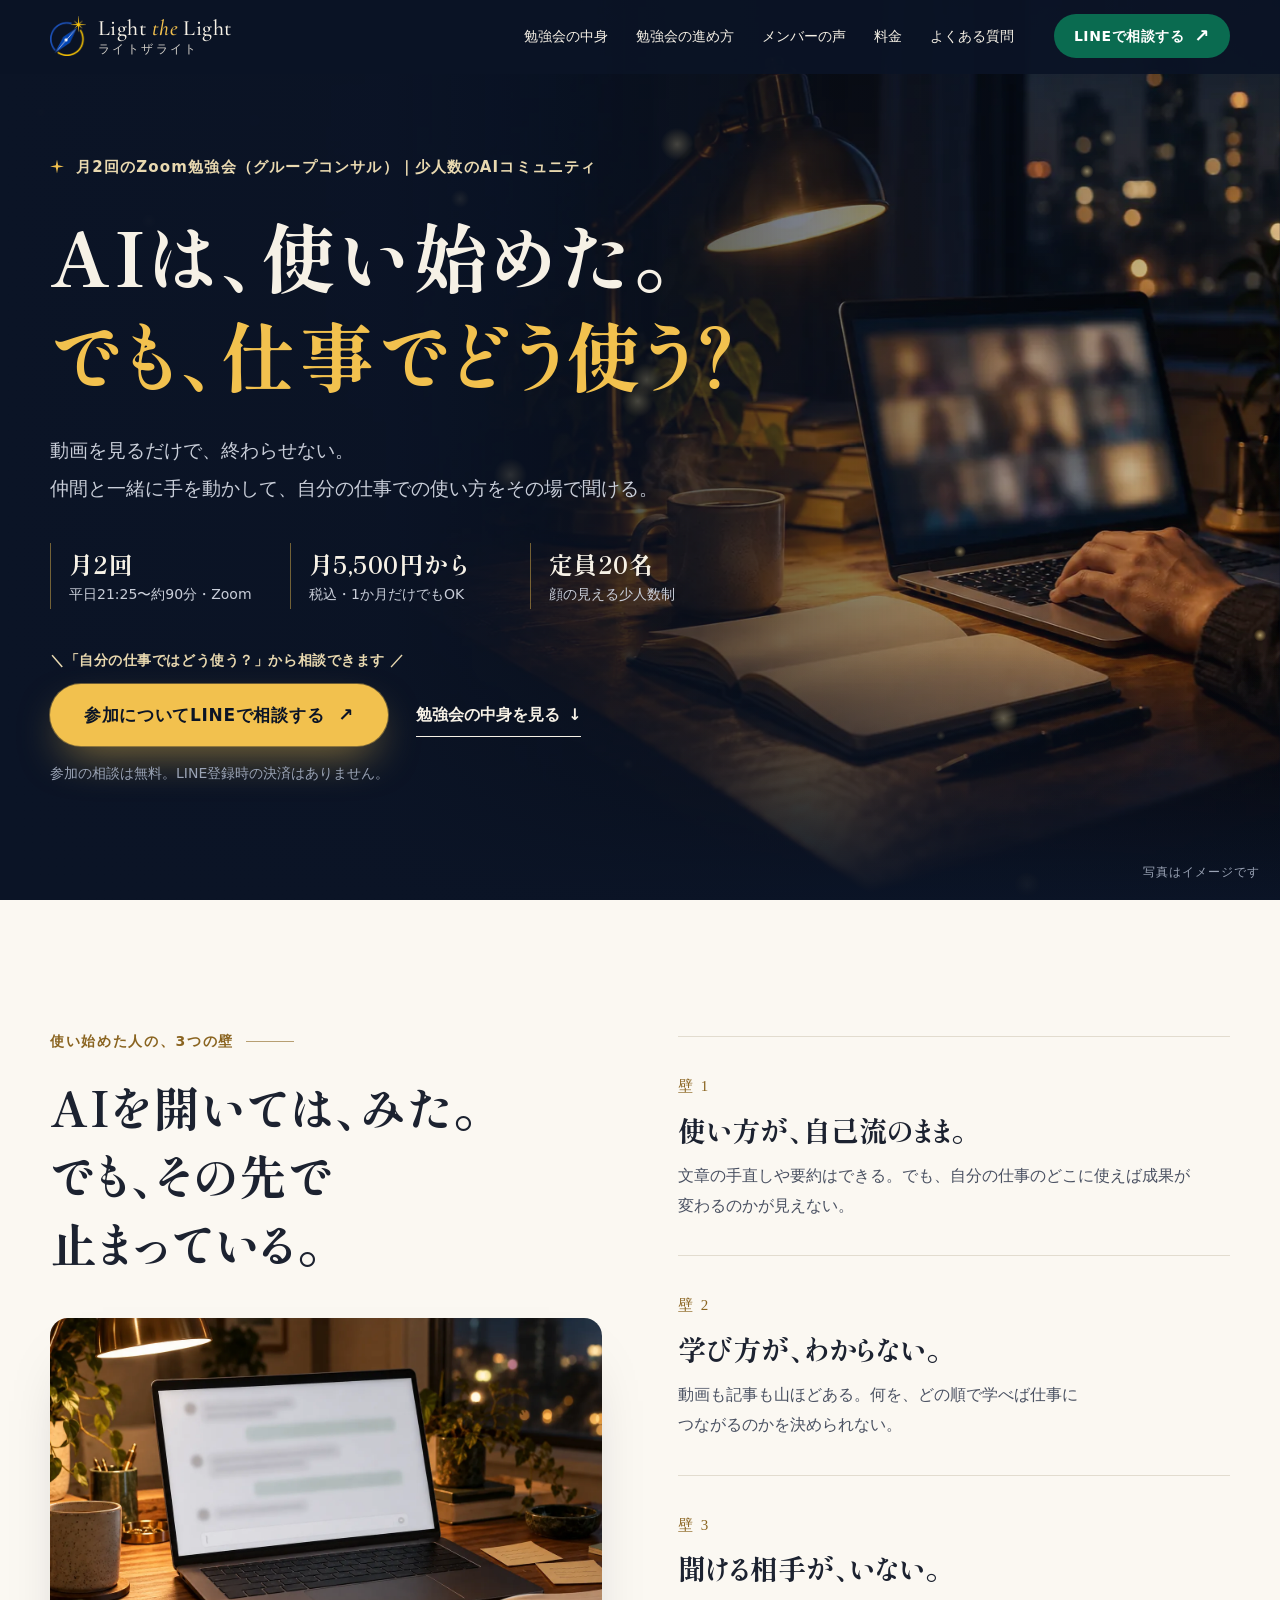
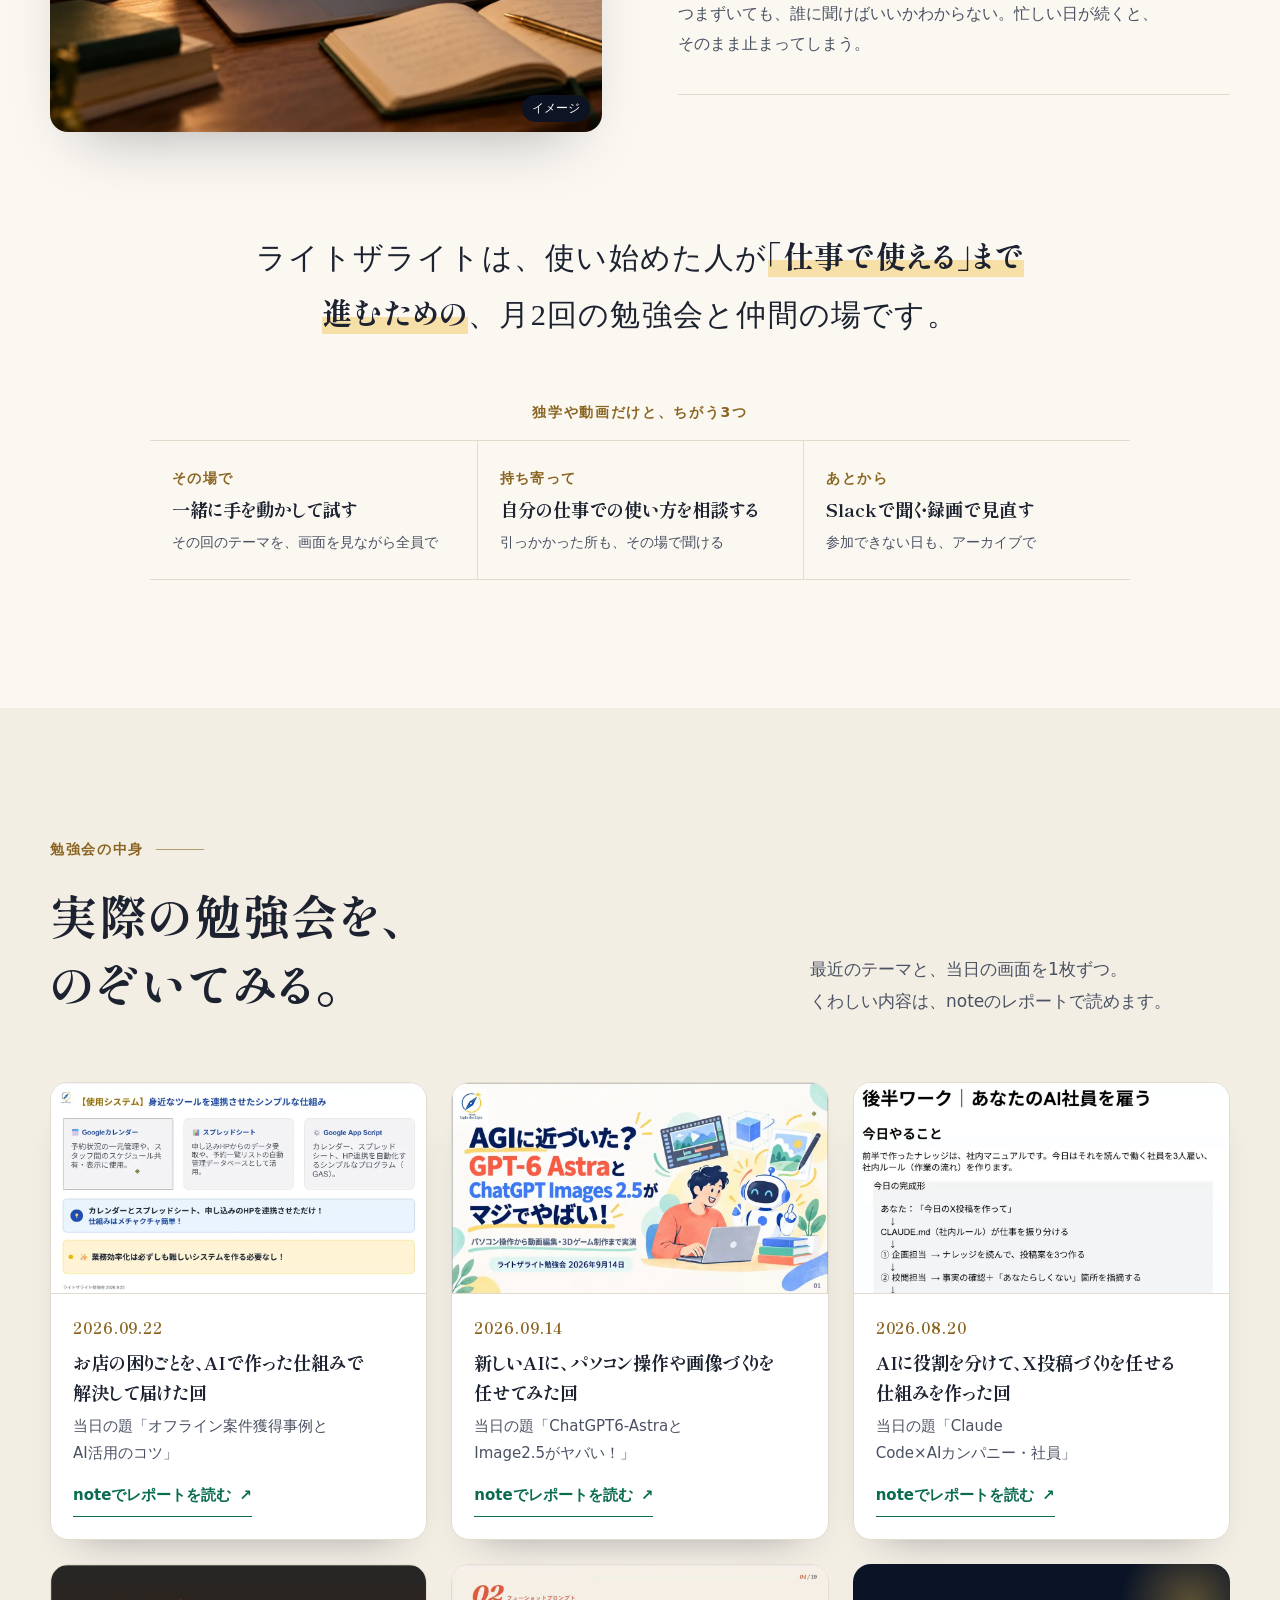
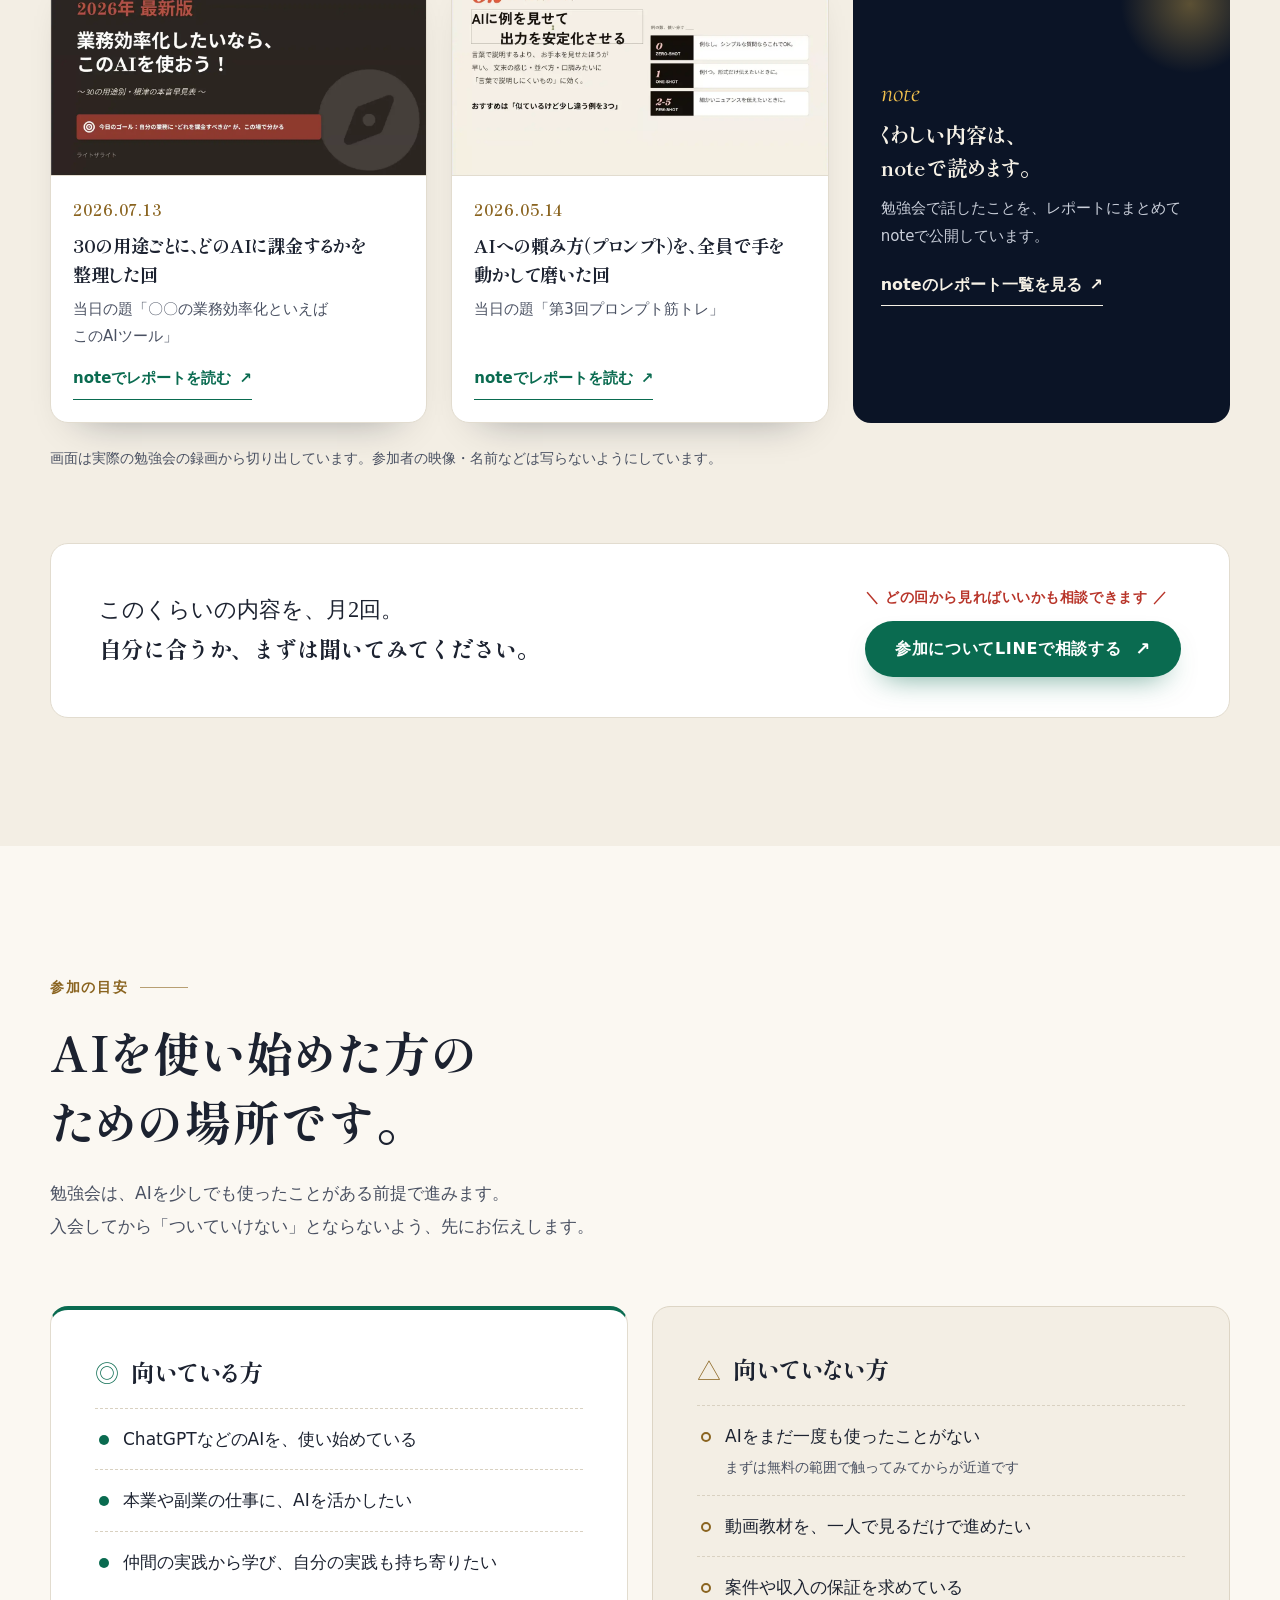
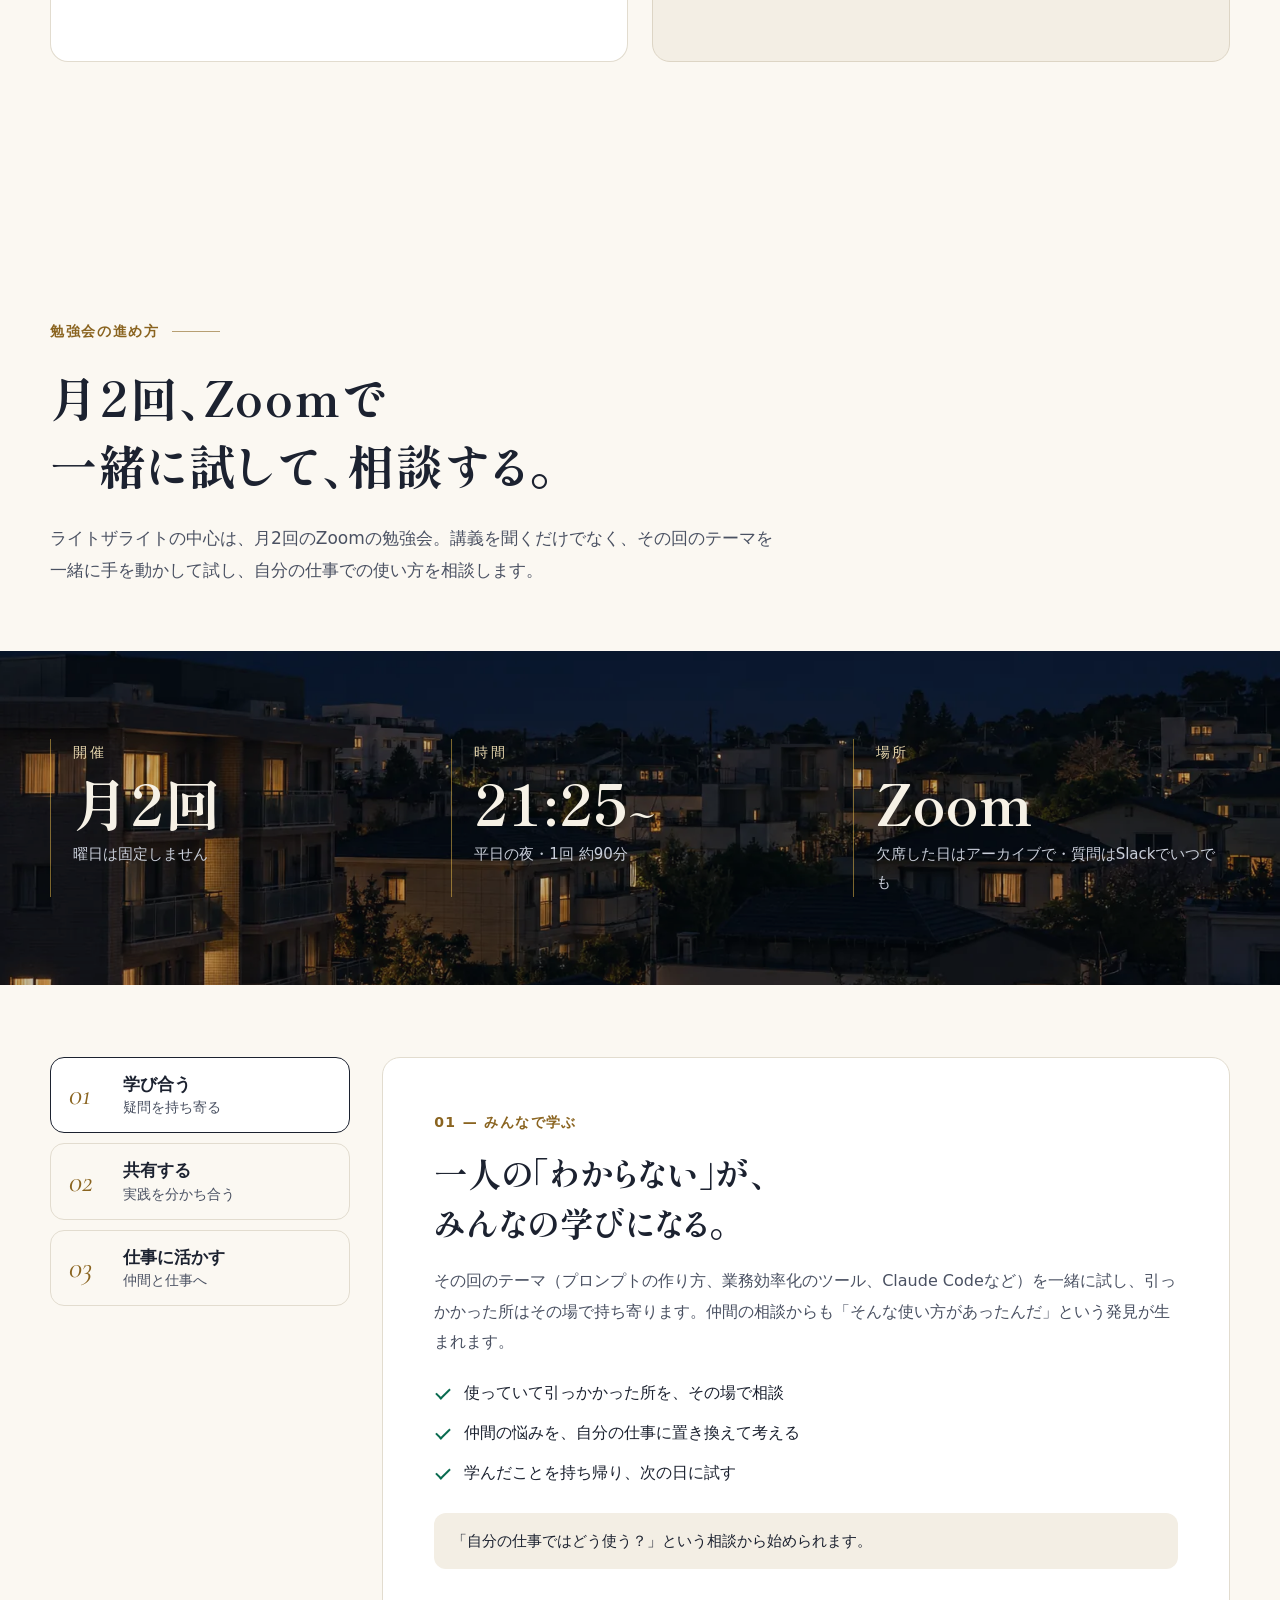
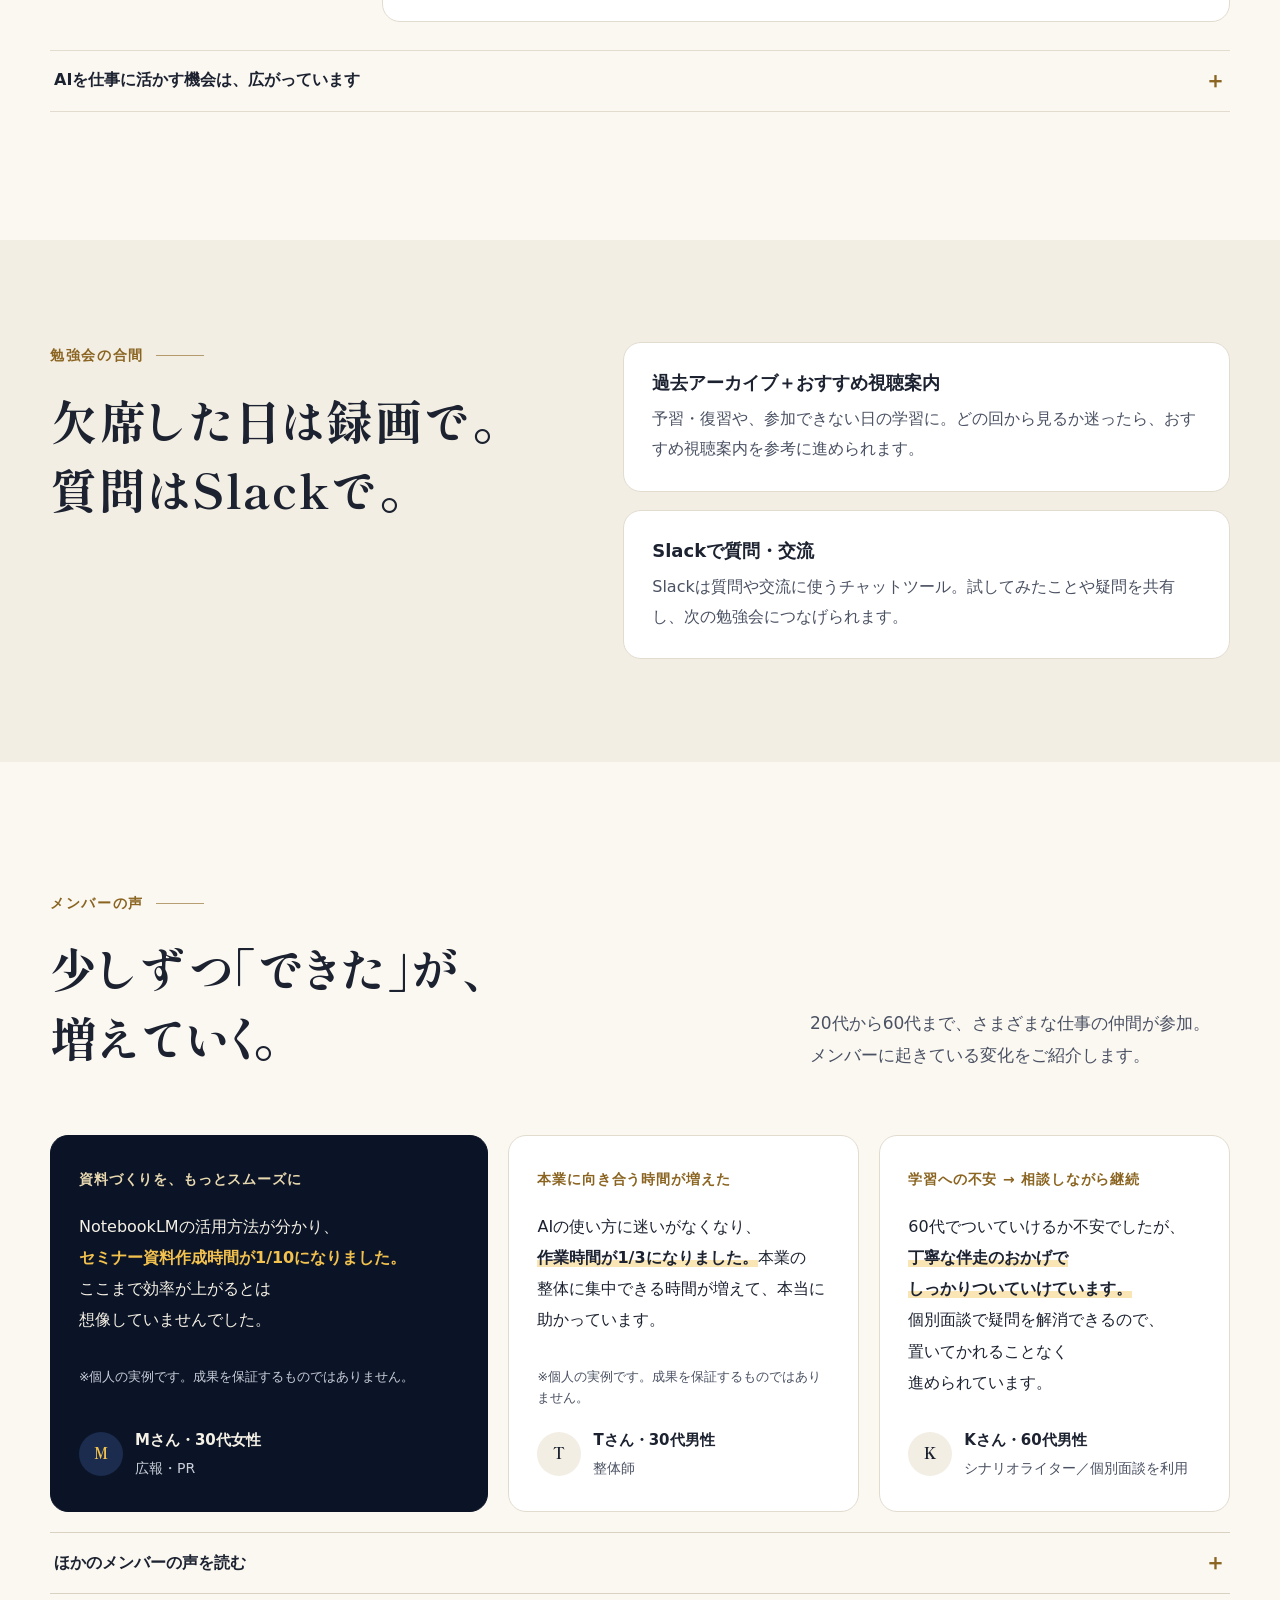
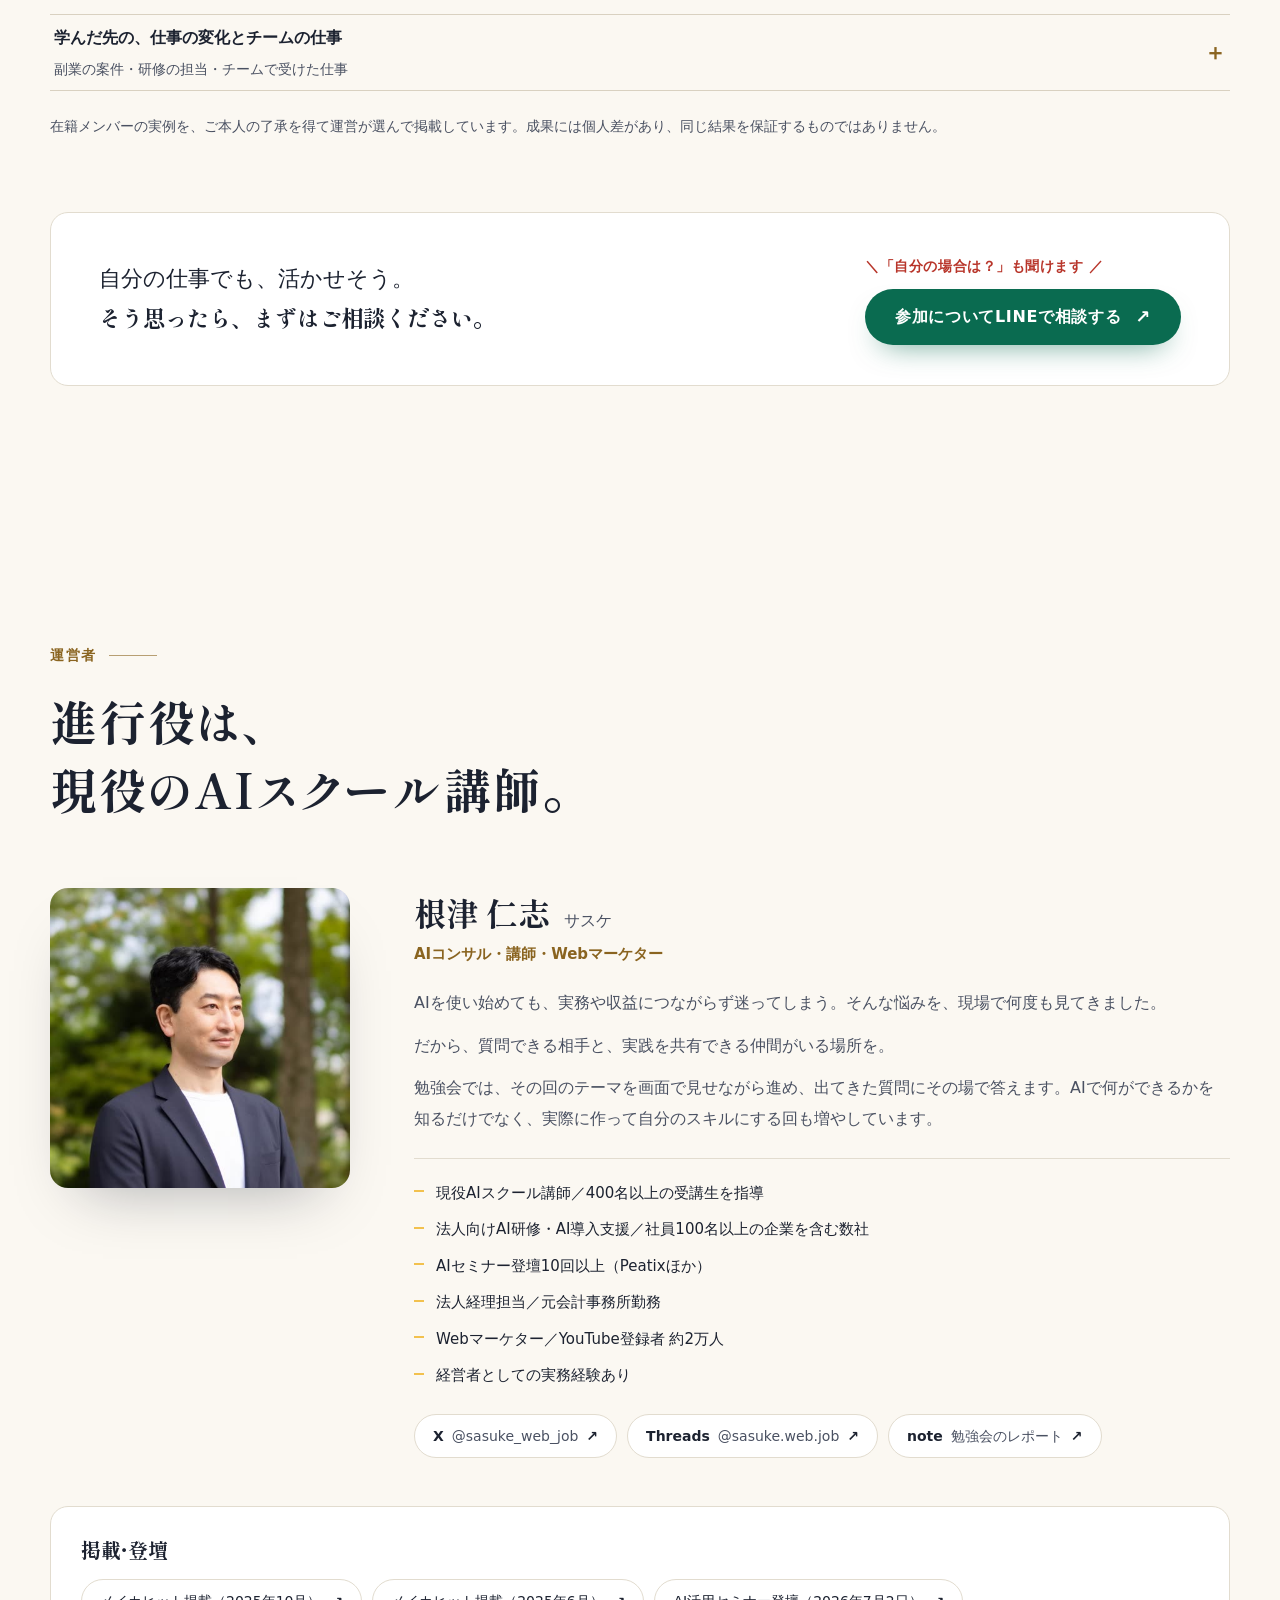
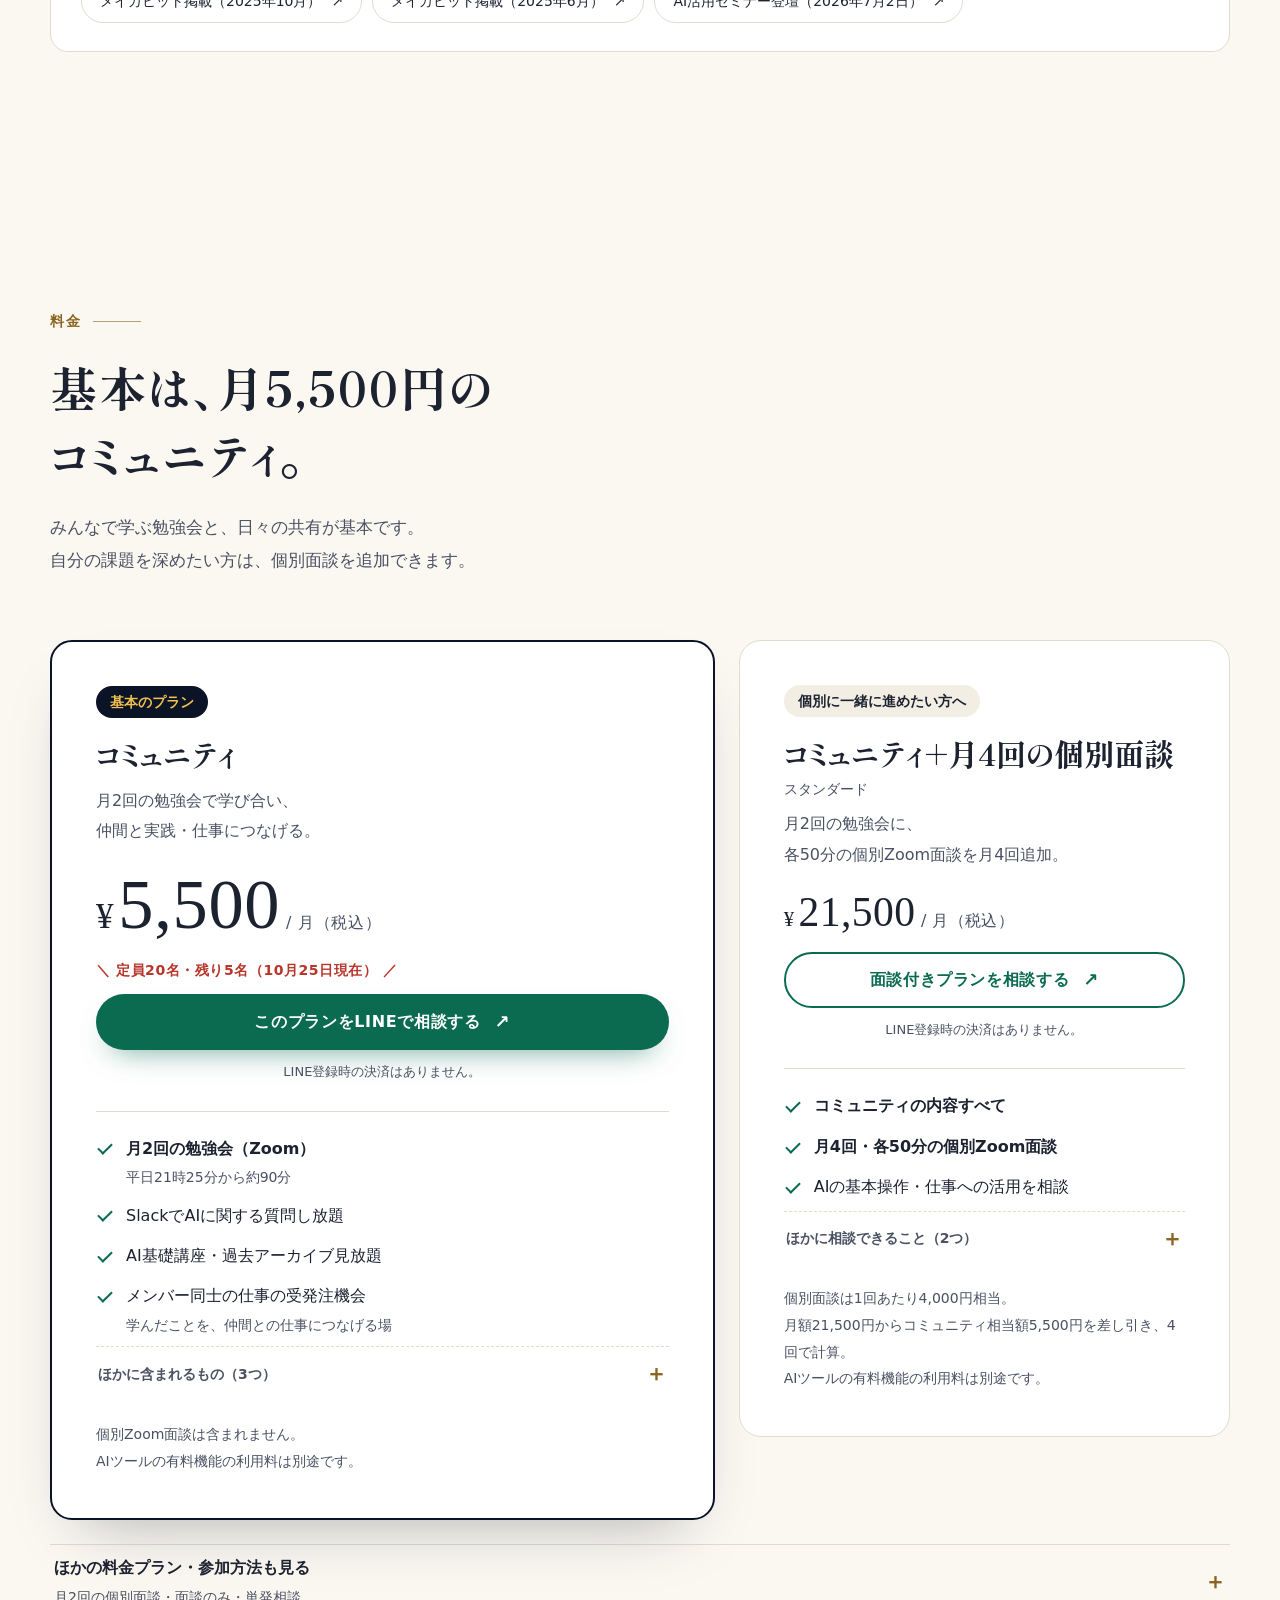
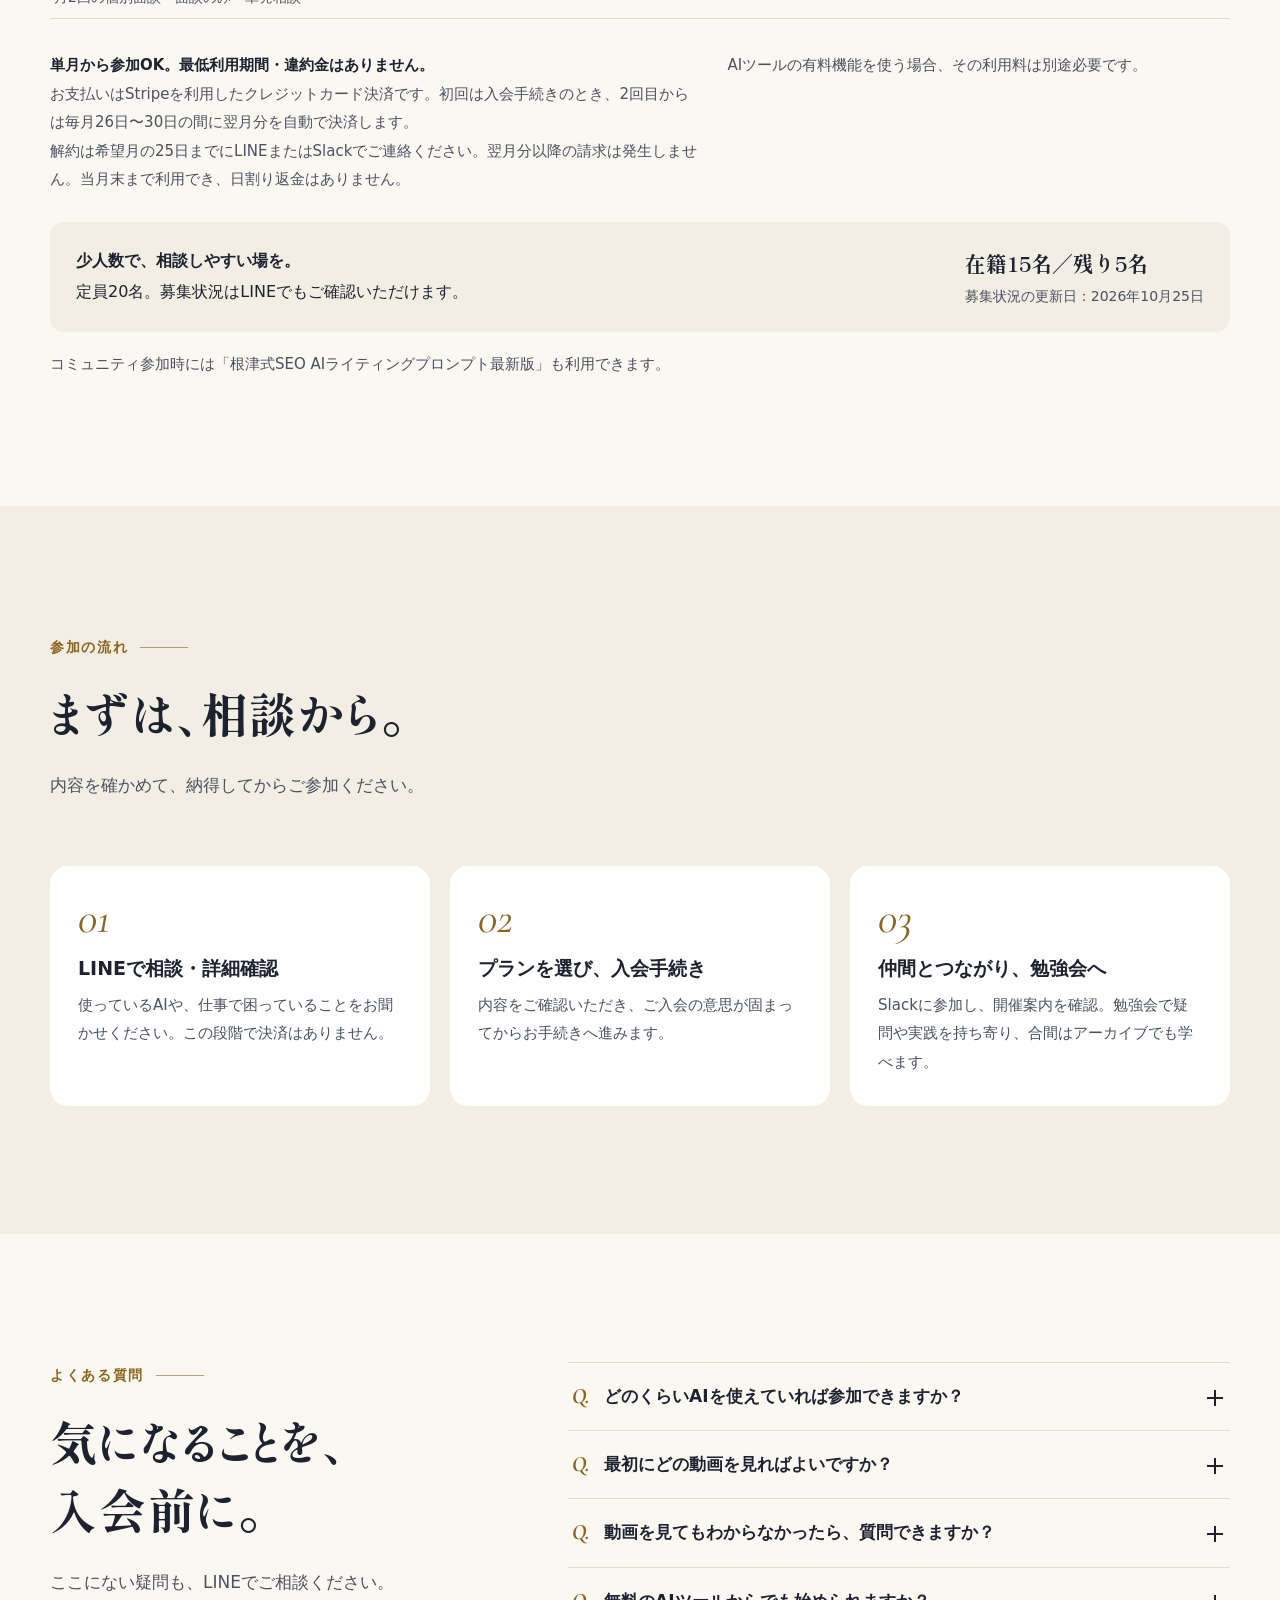
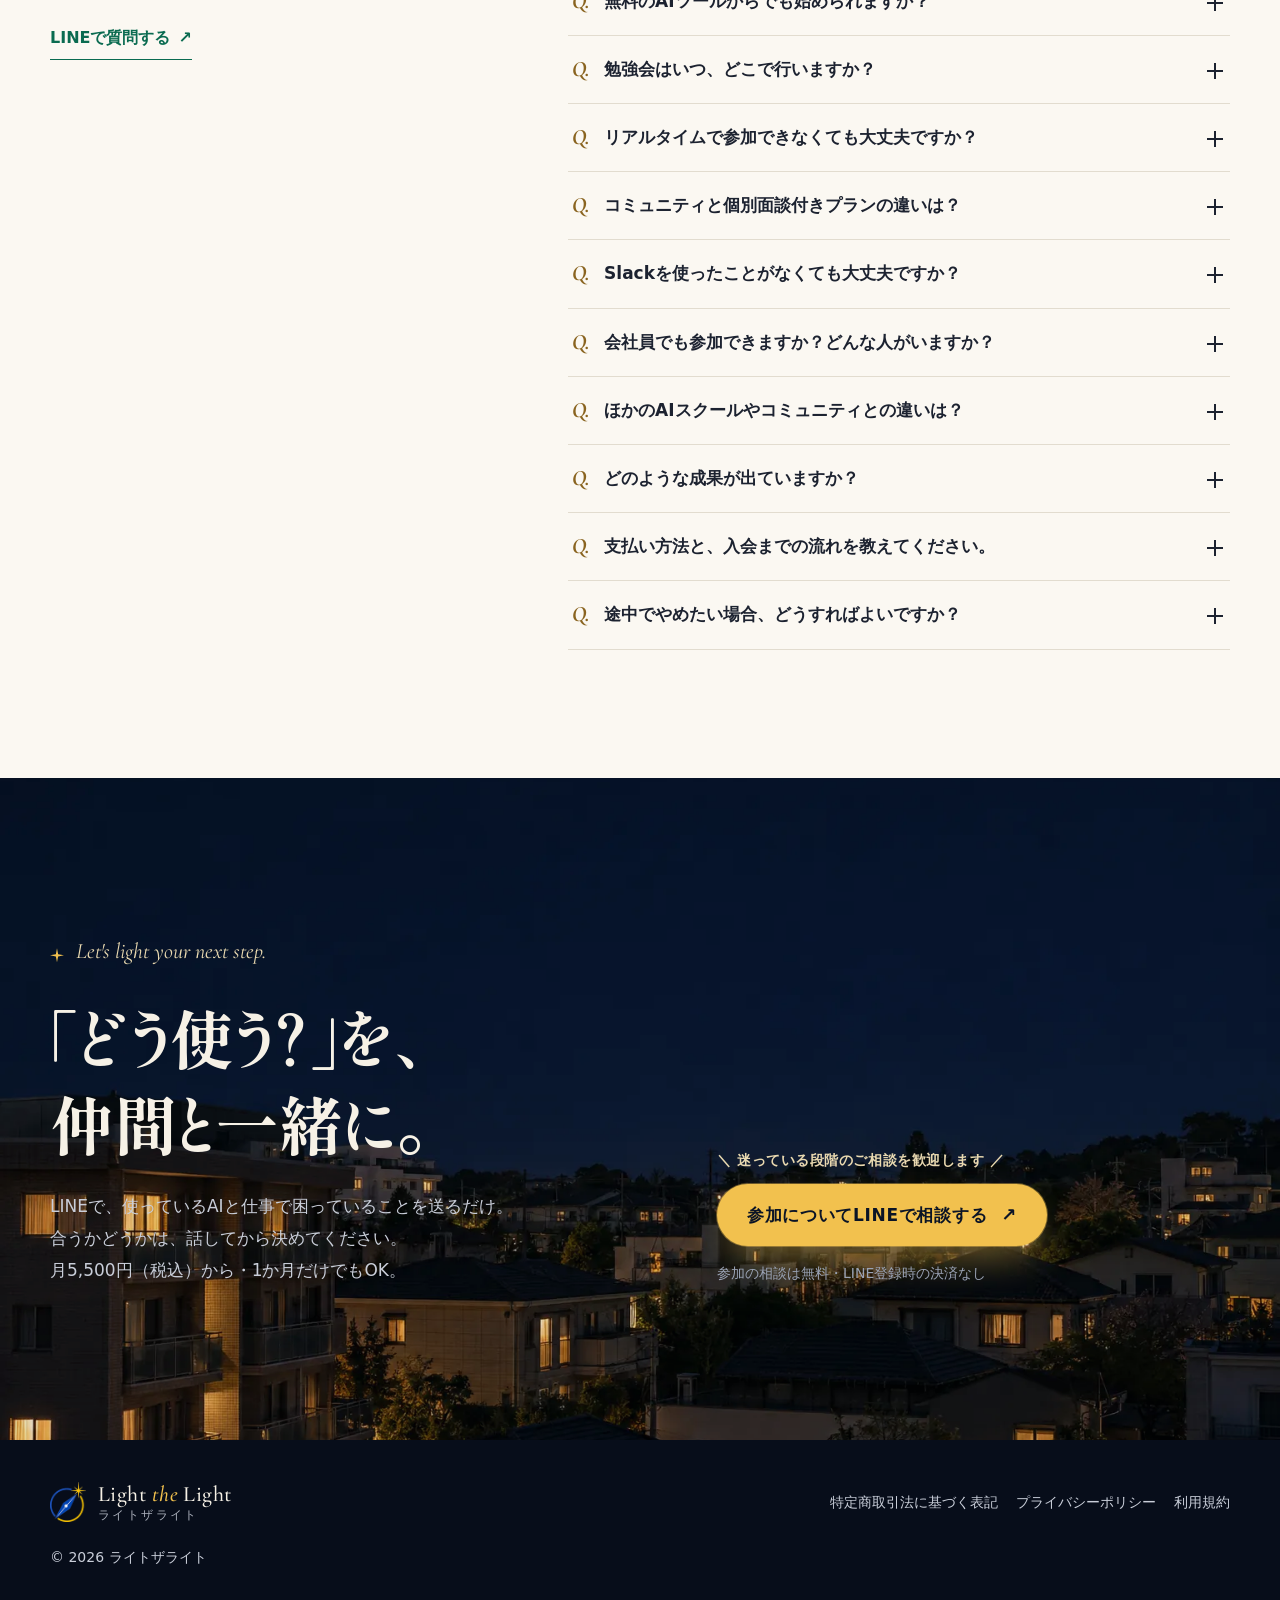
<file: index.html>
<!doctype html>
<html lang="ja">
<head>
  <meta charset="UTF-8">
  <meta name="viewport" content="width=device-width, initial-scale=1">
  <meta name="theme-color" content="#0B1426">
  <script src="tags.js" async></script>
  <title>AIを使い始めた人の、少人数オンライン勉強会｜ライトザライト</title>
  <meta name="description" content="AIを使い始めたけれど、仕事でどう使えばいいか・どう学べばいいかわからない方へ。月2回・平日21時25分からのZoom勉強会（グループコンサル）で、仲間と一緒に手を動かし、自分の仕事での使い方をその場で聞ける少人数コミュニティ。月5,500円（税込）から。">
  <link rel="canonical" href="https://sasukewebjob-ai.github.io/light-the-light-lp/">
  <link rel="icon" href="favicon.ico" sizes="any">
  <link rel="icon" type="image/png" sizes="64x64" href="favicon-64.png">
  <link rel="apple-touch-icon" href="apple-touch-icon.png">
  <meta property="og:type" content="website">
  <meta property="og:url" content="https://sasukewebjob-ai.github.io/light-the-light-lp/">
  <meta property="og:title" content="AIは、使い始めた。でも、仕事でどう使う？｜ライトザライト">
  <meta property="og:description" content="動画を見るだけで、終わらせない。月2回のZoom勉強会で仲間と一緒に手を動かし、自分の仕事での使い方をその場で聞ける少人数コミュニティ。月5,500円（税込）から。">
  <meta property="og:image" content="https://sasukewebjob-ai.github.io/light-the-light-lp/ogp-2026-10-26.jpg">
  <meta property="og:image:width" content="1200">
  <meta property="og:image:height" content="630">
  <meta property="og:image:alt" content="AIは、使い始めた。でも、仕事でどう使う？ 動画を見るだけで、終わらせない。月2回のZoom勉強会｜ライトザライト">
  <meta property="og:locale" content="ja_JP">
  <meta property="og:site_name" content="ライトザライト">
  <meta name="twitter:card" content="summary_large_image">
  <meta name="twitter:title" content="AIは、使い始めた。でも、仕事でどう使う？｜ライトザライト">
  <meta name="twitter:description" content="月2回のZoom勉強会で、仲間と一緒に手を動かし、自分の仕事での使い方をその場で聞ける。月5,500円（税込）から。">
  <meta name="twitter:image" content="https://sasukewebjob-ai.github.io/light-the-light-lp/ogp-2026-10-26.jpg">
  <link rel="preconnect" href="https://fonts.googleapis.com">
  <link rel="preconnect" href="https://fonts.gstatic.com" crossorigin>
  <!-- 見出しの明朝は使う文字だけ（node scripts/font-subset.js で作る）。本文は端末の書体 --><!-- font-subset:start --><link href="https://fonts.googleapis.com/css2?family=Shippori+Mincho+B1:wght@700&amp;display=swap&amp;text='%2C.0123456789%3AAIKLMQSTXZaceghiklmnoprstuxy%C2%A5%E2%96%B3%E2%97%8E%E3%80%81%E3%80%82%E3%80%8C%E3%80%8D%E3%80%9C%E3%81%84%E3%81%86%E3%81%88%E3%81%8A%E3%81%8B%E3%81%8C%E3%81%8D%E3%81%8F%E3%81%91%E3%81%93%E3%81%94%E3%81%95%E3%81%97%E3%81%99%E3%81%9A%E3%81%9B%E3%81%9D%E3%81%9E%E3%81%9F%E3%81%A0%E3%81%A1%E3%81%A3%E3%81%A4%E3%81%A5%E3%81%A6%E3%81%A7%E3%81%A8%E3%81%A9%E3%81%AA%E3%81%AB%E3%81%AE%E3%81%AF%E3%81%B3%E3%81%B6%E3%81%B8%E3%81%BB%E3%81%BE%E3%81%BF%E3%82%80%E3%82%81%E3%82%82%E3%82%84%E3%82%89%E3%82%8A%E3%82%8B%E3%82%8F%E3%82%92%E3%82%93%E3%82%A3%E3%82%A4%E3%82%AF%E3%82%B3%E3%82%B6%E3%82%B9%E3%82%BD%E3%83%81%E3%83%86%E3%83%88%E3%83%8B%E3%83%91%E3%83%97%E3%83%9F%E3%83%A0%E3%83%A5%E3%83%A9%E3%83%AB%E3%83%AD%E3%83%B3%E3%83%BB%E3%83%BC%E4%B8%80%E4%BA%8B%E4%BA%BA%E4%BB%81%E4%BB%95%E4%BB%B2%E4%BB%BB%E4%BC%9A%E4%BD%9C%E4%BD%BF%E5%80%8B%E5%83%8F%E5%85%88%E5%85%A5%E5%85%A8%E5%86%85%E5%86%86%E5%88%86%E5%88%A5%E5%89%8D%E5%89%B2%E5%8B%89%E5%8B%95%E5%8C%96%E5%8F%97%E5%90%88%E5%90%8D%E5%90%91%E5%93%A1%E5%95%8F%E5%9B%9E%E5%9B%B0%E5%9C%A8%E5%9F%BA%E5%A0%B4%E5%A2%97%E5%A3%81%E5%A3%87%E5%A4%89%E5%A7%8B%E5%AD%A6%E5%AE%9A%E5%AE%9F%E5%AE%B9%E5%AF%84%E5%B0%91%E5%B1%8A%E5%B7%B1%E5%B8%AB%E5%B8%AD%E5%BA%83%E5%BA%97%E5%BC%B7%E5%BD%B9%E5%BF%97%E6%80%9D%E6%89%80%E6%89%8B%E6%8A%95%E6%8C%81%E6%8E%B2%E6%93%8D%E6%95%B4%E6%96%B0%E6%96%B9%E6%97%A5%E6%9C%88%E6%9C%AC%E6%A0%B9%E6%AC%A0%E6%AD%A2%E6%AE%8B%E6%B0%97%E6%B1%BA%E6%B4%A5%E6%B4%BB%E6%B5%81%E7%8F%BE%E7%90%86%E7%94%A8%E7%94%BB%E7%99%BB%E7%9B%B4%E7%9B%B8%E7%A3%A8%E7%A8%8E%E7%A8%BF%E7%B1%8D%E7%B5%84%E7%B7%92%E8%81%9E%E8%87%AA%E8%A1%8C%E8%A6%8B%E8%A7%A3%E8%A9%A6%E8%AA%AD%E8%AA%B2%E8%AB%87%E8%AC%9B%E8%B3%AA%E8%BC%89%E8%BE%BC%E9%80%94%E9%80%B2%E9%87%91%E9%8C%B2%E9%96%8B%E9%96%93%E9%9A%9B%E9%9D%A2%E9%A0%BC%EF%BC%88%EF%BC%89%EF%BC%8B%EF%BC%8F%EF%BC%9F" rel="stylesheet"><!-- font-subset:end -->
  <link href="https://fonts.googleapis.com/css2?family=Cormorant+Garamond:ital,wght@1,500&display=swap" rel="stylesheet">
  <link rel="preload" as="image" href="img/hero-night.webp" fetchpriority="high">
  <link rel="stylesheet" href="lp.css">
  <script src="lp.js" defer></script>
  <script type="application/ld+json">
  {"@context":"https://schema.org","@type":"Organization","name":"ライトザライト","alternateName":"Team Light the Light","url":"https://sasukewebjob-ai.github.io/light-the-light-lp/","logo":"https://sasukewebjob-ai.github.io/light-the-light-lp/logo-mark.png","description":"AIを使い始めた人が、月2回のZoom勉強会（グループコンサル）で仲間と実践を共有し、仕事への活用・収益化を目指す少人数制のAIコミュニティ。","founder":{"@type":"Person","name":"根津 仁志","jobTitle":"AIコンサル・講師・Webマーケター","sameAs":["https://x.com/sasuke_web_job","https://www.threads.com/@sasuke.web.job","https://note.com/famous_dill9097"]},"contactPoint":{"@type":"ContactPoint","contactType":"customer support","url":"https://lin.ee/Y7OfHPe","availableLanguage":["Japanese"]}}
  </script>
</head>
<body>
<a class="skip-link" href="#main">本文へ移動</a>

<div class="opening" id="opening" hidden>
  <div class="opening-stage">
    <svg class="opening-mark" viewBox="30 0 680 720" aria-hidden="true" focusable="false">
      <defs><radialGradient id="openingGlow"><stop offset="0" stop-color="#FFE7A3" stop-opacity=".95"/><stop offset=".35" stop-color="#F2C14E" stop-opacity=".45"/><stop offset="1" stop-color="#F2C14E" stop-opacity="0"/></radialGradient></defs>
      <circle class="opening-glow" cx="557" cy="152" r="170" fill="url(#openingGlow)"/>
      <path class="opening-ring opening-ring-blue" d="M437 128 A300 300 0 0 0 145 605" pathLength="1"/>
      <path class="opening-ring opening-ring-gold" d="M185 655 A300 300 0 0 0 600 245" pathLength="1"/>
      <g class="opening-needle"><polygon points="140,655 288,378 527,213 404,478"/><line x1="152" y1="640" x2="515" y2="228"/><circle cx="338" cy="428" r="24"/></g>
      <polygon class="opening-star" points="557.0,10.0 562.0,140.0 600.8,108.2 569.0,147.0 689.0,152.0 569.0,157.0 600.8,195.8 562.0,164.0 557.0,278.0 552.0,164.0 513.2,195.8 545.0,157.0 427.0,152.0 545.0,147.0 513.2,108.2 552.0,140.0"/>
    </svg>
    <p class="opening-word">Light <i>the</i> Light</p>
    <p class="opening-sub">ライトザライト</p>
  </div>
  <button type="button" class="opening-skip" id="openingSkip">スキップ</button>
</div>

<header class="site-header" id="header">
  <div class="header-inner">
    <a class="brand" href="#top" aria-label="Light the Light ライトザライト（トップへ）">
      <img src="img/logo-mark-80.png" width="40" height="44" alt="" aria-hidden="true">
      <span class="brand-text"><span class="brand-word">Light <i>the</i> Light</span><small>ライトザライト</small></span>
    </a>
    <nav class="main-nav" aria-label="ページ内のご案内">
      <a href="#sessions">勉強会の中身</a><a href="#learning">勉強会の進め方</a><a href="#results">メンバーの声</a><a href="#pricing">料金</a><a href="#faq">よくある質問</a>
    </nav>
    <a class="button button-small" href="https://lin.ee/Y7OfHPe" target="_blank" rel="noopener" data-cta="nav">LINEで相談する<span aria-hidden="true">↗</span></a>
  </div>
  <div class="reading-progress" aria-hidden="true"><span id="readingProgress"></span></div>
</header>

<main id="main">
<section class="hero" id="top" aria-labelledby="hero-title">
  <div class="hero-media" aria-hidden="true">
    <img src="img/hero-night.webp" width="1536" height="1024" alt="" aria-hidden="true" fetchpriority="high">
    <canvas class="hero-lights" id="heroLights"></canvas>
  </div>
  <div class="container hero-inner">
    <p class="hero-eyebrow"><span class="star-dot" aria-hidden="true"></span><span>月2回のZoom勉強会（グループコンサル）<span class="eyebrow-sep" aria-hidden="true">｜</span><br class="sp-only">少人数のAIコミュニティ</span></p>
    <h1 id="hero-title">AIは、使い始めた。<br><span>でも、仕事で<br class="sp-only">どう使う？</span></h1>
    <p class="hero-lead">動画を見るだけで、終わらせない。<br>仲間と一緒に手を動かして、<br class="sp-only">自分の仕事での使い方をその場で聞ける。</p>
    <ul class="hero-facts">
      <li><strong>月2回</strong><span>平日21:25〜約90分・Zoom</span></li>
      <li><strong>月5,500円から</strong><span>税込・<span class="nowrap">1か月だけでもOK</span></span></li>
      <li><strong>定員20名</strong><span>顔の見える少人数制</span></li>
    </ul>
    <p class="cta-nudge">＼「自分の仕事ではどう使う？」から相談できます ／</p>
    <div class="hero-actions">
      <a class="button button-lamp" href="https://lin.ee/Y7OfHPe" target="_blank" rel="noopener" data-cta="hero" data-cta-role="primary">参加についてLINEで相談する<span aria-hidden="true">↗</span></a>
      <a class="text-link text-link-night" href="#sessions">勉強会の中身を見る<span aria-hidden="true">↓</span></a>
    </div>
    <p class="hero-micro">参加の相談は無料。LINE登録時の決済はありません。</p>
  </div>
  <p class="hero-caption">写真はイメージです</p>
</section>

<section class="section walls" id="walls" aria-labelledby="walls-title">
  <div class="container walls-grid">
    <div class="walls-head reveal">
      <p class="kicker">使い始めた人の、3つの壁</p>
      <h2 id="walls-title">AIを開いては、みた。<br>でも、その先で<br class="sp-only">止まっている。</h2>
      <figure class="walls-photo">
        <img src="img/stuck.webp" width="1536" height="1024" alt="AIのチャット画面を開いたまま、入力欄が空になっている夜の机の上" loading="lazy" decoding="async">
        <figcaption>イメージ</figcaption>
      </figure>
    </div>
    <ol class="walls-list">
      <li class="reveal"><span class="wall-no">壁 1</span><h3>使い方が、自己流のまま。</h3><p>文章の手直しや要約はできる。でも、自分の仕事のどこに使えば成果が変わるのかが見えない。</p></li>
      <li class="reveal"><span class="wall-no">壁 2</span><h3>学び方が、わからない。</h3><p>動画も記事も山ほどある。何を、どの順で学べば仕事につながるのかを決められない。</p></li>
      <li class="reveal"><span class="wall-no">壁 3</span><h3>聞ける相手が、いない。</h3><p>つまずいても、誰に聞けばいいかわからない。忙しい日が続くと、そのまま止まってしまう。</p></li>
    </ol>
  </div>
  <div class="container"><p class="walls-bridge reveal">ライトザライトは、使い始めた人が<strong>「仕事で使える」まで進むための</strong>、月2回の勉強会と仲間の場です。</p>
    <p class="flow-caption reveal" id="flow-caption">独学や動画だけと、ちがう3つ</p>
    <ol class="session-flow reveal" aria-labelledby="flow-caption">
      <li><span>その場で</span><strong>一緒に手を動かして試す</strong><small>その回のテーマを、画面を見ながら全員で</small></li>
      <li><span>持ち寄って</span><strong>自分の仕事での使い方を相談する</strong><small>引っかかった所も、その場で聞ける</small></li>
      <li><span>あとから</span><strong>Slackで聞く・録画で見直す</strong><small>参加できない日も、アーカイブで</small></li>
    </ol>
  </div>
</section>

<section class="section sessions" id="sessions" aria-labelledby="sessions-title">
  <div class="container">
    <div class="section-heading split-heading reveal"><div><p class="kicker">勉強会の中身</p><h2 id="sessions-title">実際の勉強会を、<br>のぞいてみる。</h2></div><p>最近のテーマと、当日の画面を1枚ずつ。<br>くわしい内容は、noteのレポートで読めます。</p></div>
    <div class="session-grid reveal">
<!-- sessions:start（scripts/build-sessions.js が作る。手で直さない） -->
      <article class="session" id="session-0922" aria-labelledby="session-0922-title">
        <div class="session-body">
          <time datetime="2026-09-22">2026.09.22</time>
          <h3 id="session-0922-title">お店の困りごとを、AIで作った仕組みで解決して届けた回</h3>
          <p class="session-lead">当日の題「オフライン案件獲得事例とAI活用のコツ」</p>
          <a class="text-link session-link" href="https://note.com/famous_dill9097/n/n0f644d0c7776" target="_blank" rel="noopener" aria-label="noteでレポートを読む：オフライン案件獲得事例とAI活用のコツ">noteでレポートを読む<span aria-hidden="true">↗</span></a>
        </div>
        <div class="session-shot"><img src="img/sessions/0922_00360.webp" width="1200" height="669" alt="当日の画面：使ったのは、Googleカレンダー・スプレッドシート・GASの組み合わせ" loading="lazy" decoding="async"></div>
      </article>
      <article class="session" id="session-0914" aria-labelledby="session-0914-title">
        <div class="session-body">
          <time datetime="2026-09-14">2026.09.14</time>
          <h3 id="session-0914-title">新しいAIに、パソコン操作や画像づくりを任せてみた回</h3>
          <p class="session-lead">当日の題「ChatGPT6-AstraとImage2.5がヤバい！」</p>
          <a class="text-link session-link" href="https://note.com/famous_dill9097/n/n8f940ce85647" target="_blank" rel="noopener" aria-label="noteでレポートを読む：ChatGPT6-AstraとImage2.5がヤバい！">noteでレポートを読む<span aria-hidden="true">↗</span></a>
        </div>
        <div class="session-shot"><img src="img/sessions/0914_00060.webp" width="1200" height="675" alt="当日の画面：その日に出た新しいAIを、仕事の目線で確かめる" loading="lazy" decoding="async"></div>
      </article>
      <article class="session" id="session-0820" aria-labelledby="session-0820-title">
        <div class="session-body">
          <time datetime="2026-08-20">2026.08.20</time>
          <h3 id="session-0820-title">AIに役割を分けて、X投稿づくりを任せる仕組みを作った回</h3>
          <p class="session-lead">当日の題「Claude Code×AIカンパニー・社員」</p>
          <a class="text-link session-link" href="https://note.com/famous_dill9097/n/n1c635cc9fb46" target="_blank" rel="noopener" aria-label="noteでレポートを読む：Claude Code×AIカンパニー・社員">noteでレポートを読む<span aria-hidden="true">↗</span></a>
        </div>
        <div class="session-shot"><img src="img/sessions/0820_00120.webp" width="1200" height="883" alt="当日の画面：後半ワーク「あなたのAI社員を雇う」。今日の完成形" loading="lazy" decoding="async"></div>
      </article>
      <article class="session" id="session-0713" aria-labelledby="session-0713-title">
        <div class="session-body">
          <time datetime="2026-07-13">2026.07.13</time>
          <h3 id="session-0713-title">30の用途ごとに、どのAIに課金するかを整理した回</h3>
          <p class="session-lead">当日の題「〇〇の業務効率化といえばこのAIツール」</p>
          <a class="text-link session-link" href="https://note.com/famous_dill9097/n/n57bfd4f4f4bd" target="_blank" rel="noopener" aria-label="noteでレポートを読む：〇〇の業務効率化といえばこのAIツール">noteでレポートを読む<span aria-hidden="true">↗</span></a>
        </div>
        <div class="session-shot"><img src="img/sessions/0713_00060.webp" width="1200" height="675" alt="当日の画面：30の用途別に、本音で整理した早見表" loading="lazy" decoding="async"></div>
      </article>
      <article class="session" id="session-0514" aria-labelledby="session-0514-title">
        <div class="session-body">
          <time datetime="2026-05-14">2026.05.14</time>
          <h3 id="session-0514-title">AIへの頼み方（プロンプト）を、全員で手を動かして磨いた回</h3>
          <p class="session-lead">当日の題「第3回プロンプト筋トレ」</p>
          <a class="text-link session-link" href="https://note.com/famous_dill9097/n/nb75b5483f41f" target="_blank" rel="noopener" aria-label="noteでレポートを読む：第3回プロンプト筋トレ">noteでレポートを読む<span aria-hidden="true">↗</span></a>
        </div>
        <div class="session-shot"><img src="img/sessions/0514_00510.webp" width="1200" height="676" alt="当日の画面：AIに例を見せて、出力を安定させる" loading="lazy" decoding="async"></div>
      </article>
<!-- sessions:end -->
      <div class="session-note">
        <p class="session-note-label" aria-hidden="true">note</p>
        <h3>くわしい内容は、<br>noteで読めます。</h3>
        <p>勉強会で話したことを、レポートにまとめてnoteで公開しています。</p>
        <a class="text-link text-link-night" href="https://note.com/famous_dill9097" target="_blank" rel="noopener">noteのレポート一覧を見る<span aria-hidden="true">↗</span></a>
      </div>
    </div>
    <p class="note">画面は実際の勉強会の録画から切り出しています。参加者の映像・名前などは写らないようにしています。</p>
    <div class="inline-cta reveal"><p>このくらいの内容を、月2回。<br><strong>自分に合うか、まずは聞いてみてください。</strong></p><div class="cta-stack"><p class="cta-nudge">＼ どの回から見ればいいかも相談できます ／</p><a class="button" href="https://lin.ee/Y7OfHPe" target="_blank" rel="noopener" data-cta="sessions">参加についてLINEで相談する<span aria-hidden="true">↗</span></a></div></div>
  </div>
</section>

<section class="section fit" id="fit" aria-labelledby="fit-title">
  <div class="container">
    <div class="section-heading reveal"><p class="kicker">参加の目安</p><h2 id="fit-title">AIを使い始めた方の<br>ための場所です。</h2><p>勉強会は、AIを少しでも使ったことがある前提で進みます。<br class="pc-only">入会してから「ついていけない」とならないよう、先にお伝えします。</p></div>
    <div class="fit-grid">
      <div class="fit-card fit-yes reveal"><h3><span aria-hidden="true">◎</span>向いている方</h3><ul><li>ChatGPTなどのAIを、使い始めている</li><li>本業や副業の仕事に、AIを活かしたい</li><li>仲間の実践から学び、自分の実践も持ち寄りたい</li></ul></div>
      <div class="fit-card fit-no reveal"><h3><span aria-hidden="true">△</span>向いていない方</h3><ul><li>AIをまだ一度も使ったことがない<small>まずは無料の範囲で触ってみてからが近道です</small></li><li>動画教材を、一人で見るだけで進めたい</li><li>案件や収入の保証を求めている</li></ul></div>
    </div>
  </div>
</section>

<section class="section learning" id="learning" aria-labelledby="learning-title">
  <div class="container">
    <div class="section-heading reveal"><p class="kicker">勉強会の進め方</p><h2 id="learning-title">月2回、Zoomで<br>一緒に試して、相談する。</h2><p>ライトザライトの中心は、月2回のZoomの勉強会。講義を聞くだけでなく、その回のテーマを一緒に手を動かして試し、自分の仕事での使い方を相談します。</p></div>
  </div>
  <div class="schedule-band">
    <img src="img/windows.webp" width="1536" height="1024" alt="" aria-hidden="true" loading="lazy" decoding="async">
    <div class="container schedule-inner">
      <p class="schedule-item reveal"><span class="schedule-label">開催</span><strong>月2回</strong><span>曜日は固定しません</span></p>
      <p class="schedule-item reveal"><span class="schedule-label">時間</span><strong>21:25<small>〜</small></strong><span>平日の夜・1回 約90分</span></p>
      <p class="schedule-item reveal"><span class="schedule-label">場所</span><strong>Zoom</strong><span>欠席した日はアーカイブで・質問はSlackでいつでも</span></p>
    </div>
  </div>
  <div class="container">
    <div class="learning-path reveal">
      <div class="step-tabs" aria-label="勉強会でできること">
        <button type="button" class="step-tab" id="step-tab-1" data-step="1"><span class="step-number">01</span><span>学び合う<small>疑問を持ち寄る</small></span></button>
        <button type="button" class="step-tab" id="step-tab-2" data-step="2"><span class="step-number">02</span><span>共有する<small>実践を分かち合う</small></span></button>
        <button type="button" class="step-tab" id="step-tab-3" data-step="3"><span class="step-number">03</span><span>仕事に活かす<small>仲間と仕事へ</small></span></button>
      </div>
      <div class="step-panels">
        <article class="step-panel" id="step-panel-1">
          <p class="panel-kicker">01 — みんなで学ぶ</p><h3>一人の「わからない」が、<br>みんなの学びになる。</h3>
          <p>その回のテーマ（プロンプトの作り方、業務効率化のツール、Claude Codeなど）を一緒に試し、引っかかった所はその場で持ち寄ります。仲間の相談からも「そんな使い方があったんだ」という発見が生まれます。</p>
          <ul class="check-list"><li>使っていて引っかかった所を、その場で相談</li><li>仲間の悩みを、自分の仕事に置き換えて考える</li><li>学んだことを持ち帰り、次の日に試す</li></ul>
          <p class="panel-tip">「自分の仕事ではどう使う？」という相談から始められます。</p>
        </article>
        <article class="step-panel" id="step-panel-2">
          <p class="panel-kicker">02 — 実践を共有する</p><h3>できたことも、困ったことも。<br>持ち寄るほど、学びは広がる。</h3>
          <p>「この作業にAIを使ってみた」「ここでうまくいかなかった」。それぞれの仕事や経験を共有し、自分だけでは思いつかなかった活用法に出会います。</p>
          <ul class="check-list"><li>メンバーの活用事例や試行錯誤を共有</li><li>職種の違う仲間から、新しい視点をもらう</li><li>勉強会の合間も、Slackで質問・実践報告</li></ul>
          <p class="panel-tip">完成した成果だけでなく、試している途中の気づきも学びのきっかけに。</p>
        </article>
        <article class="step-panel" id="step-panel-3">
          <p class="panel-kicker">03 — 仲間と、仕事へ</p><h3>学ぶ仲間から、<br>一緒に仕事をする仲間へ。</h3>
          <p>自分の業務の時短から、提案やAI活用支援への挑戦へ。ライトザライトは、学んだ先も一緒に進む「事業者チーム」です。</p>
          <ul class="check-list"><li>本業・副業でのAIの活かし方を相談</li><li>交流会や経理の仕訳会でも、仕事の悩みを持ち寄れる</li><li>チーム内の受発注やAI活用支援の機会へ</li></ul>
          <p class="panel-tip">仕事の受注や収入を保証するものではありません。経験や取り組みに応じて、目指すことを広げていきます。</p>
        </article>
      </div>
    </div>
    <details class="market-details"><summary>AIを仕事に活かす機会は、広がっています<span aria-hidden="true">＋</span></summary><div class="market-body"><p>企業の生成AI活用には、専門人材やノウハウの不足という課題があります。現場の仕事を理解し、AIを使って改善できる力が求められています。</p><a href="https://www.tdb.co.jp/report/economic/20260514-genai/" target="_blank" rel="noopener" class="text-link">出典：帝国データバンク「生成AIに関する企業の動向調査（2026年3月）」<span aria-hidden="true">↗</span></a></div></details>
  </div>
</section>



<section class="section between" aria-labelledby="between-title">
  <div class="container between-grid">
    <div class="reveal"><p class="kicker">勉強会の合間</p><h2 id="between-title">欠席した日は録画で。<br>質問はSlackで。</h2></div>
    <div class="between-items">
      <article class="reveal"><h3>過去アーカイブ＋おすすめ視聴案内</h3><p>予習・復習や、参加できない日の学習に。どの回から見るか迷ったら、おすすめ視聴案内を参考に進められます。</p></article>
      <article class="reveal"><h3>Slackで質問・交流</h3><p>Slackは質問や交流に使うチャットツール。試してみたことや疑問を共有し、次の勉強会につなげられます。</p></article>
    </div>
  </div>
</section>

<section class="section results" id="results" aria-labelledby="results-title">
  <div class="container">
    <div class="section-heading split-heading reveal"><div><p class="kicker">メンバーの声</p><h2 id="results-title">少しずつ「できた」が、<br>増えていく。</h2></div><p>20代から60代まで、さまざまな仕事の仲間が参加。<br>メンバーに起きている変化をご紹介します。</p></div>
    <div class="story-grid">
      <figure class="quote-card quote-featured reveal"><span class="story-label">資料づくりを、もっとスムーズに</span><blockquote>NotebookLMの活用方法が分かり、<em>セミナー資料作成時間が1/10になりました。</em>ここまで効率が上がるとは想像していませんでした。</blockquote><small class="card-note">※個人の実例です。成果を保証するものではありません。</small><figcaption><span class="avatar-letter">M</span><span>Mさん・30代女性<small>広報・PR</small></span></figcaption></figure>
      <figure class="quote-card reveal"><span class="story-label">本業に向き合う時間が増えた</span><blockquote>AIの使い方に迷いがなくなり、<em>作業時間が1/3になりました。</em>本業の整体に集中できる時間が増えて、本当に助かっています。</blockquote><small class="card-note">※個人の実例です。成果を保証するものではありません。</small><figcaption><span class="avatar-letter">T</span><span>Tさん・30代男性<small>整体師</small></span></figcaption></figure>
      <figure class="quote-card reveal"><span class="story-label">学習への不安 → 相談しながら継続</span><blockquote>60代でついていけるか不安でしたが、<em>丁寧な伴走のおかげでしっかりついていけています。</em>個別面談で疑問を解消できるので、置いてかれることなく進められています。</blockquote><figcaption><span class="avatar-letter">K</span><span>Kさん・60代男性<small>シナリオライター／個別面談を利用</small></span></figcaption></figure>
    </div>
    <details class="more-stories"><summary>ほかのメンバーの声を読む<span aria-hidden="true">＋</span></summary><div class="extra-story-grid">
      <figure class="quote-card"><blockquote>アプリ開発に苦手意識があったのに、初めて「作るのが楽しい」と感じました。サポートのおかげで諦めずに続けられています。</blockquote><figcaption>Uさん・30代女性／Webディレクター</figcaption></figure>
      <figure class="quote-card"><blockquote>確定申告の仕訳に自信がなかったのですが、伴走サポートのおかげでスムーズな申告ができました。一人だったら絶対に諦めていたと思います。</blockquote><figcaption>Kさん・40代女性／Webディレクター</figcaption></figure>
    </div></details>
    <details class="more-stories more-work"><summary><span>学んだ先の、仕事の変化とチームの仕事<small>副業の案件・研修の担当・チームで受けた仕事</small></span><span aria-hidden="true">＋</span></summary>
    <div class="work-stories reveal"><h3>学んだ先で、仕事にも変化が。</h3><div class="work-grid">
      <article><p class="work-person">Kさん｜広報・PR／主婦</p><p>在宅の副業で<br><strong>時給3,000円のAI案件を獲得</strong></p><small class="card-note">※個人の実例です。成果を保証するものではありません。</small></article>
      <article><p class="work-person">Mさん｜会社員／メーカー勤務</p><p>本業で<br><strong>AI研修を担当するポジションに</strong></p></article>
      <article><p class="work-person">Sさん｜地方在住／AI活用支援</p><p>自治体のマッチング事業で<br><strong>地元企業のAI活用メンバーに参加</strong></p></article>
      <article><p class="work-person">Yさん｜経理・バックオフィス</p><p>中小企業への業務効率化提案で<br><strong>作業時間を1/10に短縮</strong></p><small class="card-note">※個人の実例です。成果を保証するものではありません。</small></article>
    </div></div>
    <div class="team-work reveal">
      <h3>仕事は、チームで受けて、<br>チームで届ける。</h3>
      <p class="team-work-lead">ライトザライトでは、メンバーが見つけた仕事を、得意な人どうしで分担して進めています。</p>
      <ol class="team-flow">
        <li><span aria-hidden="true">01</span><h4>見つける</h4><p>交流会や紹介で、お客さんの困りごとを拾う</p></li>
        <li><span aria-hidden="true">02</span><h4>分担する</h4><p>聞き取り・提案・制作を、得意なメンバーで受け持つ</p></li>
        <li><span aria-hidden="true">03</span><h4>共有する</h4><p>進め方を勉強会で振り返り、全員の力にする</p></li>
      </ol>
      <div class="team-case">
        <p class="story-label">たとえば、こんな仕事がありました。</p>
        <p>地元の経営者の交流会で、メンバーが自動車整備会社の社長から「AIに何を相談していいか分からない」という声を拾いました。<strong>聞き取りと商談はそのメンバーが、提案書と予約管理の仕組みづくりは運営の根津が担当。</strong>始めやすい段階から選べる提案にして受注し、2026年9月に納品しました。</p>
        <p class="team-case-link">進め方は、9月22日の勉強会でメンバー全員に共有しています。<a href="#session-0922">当日の画面を見る<span aria-hidden="true">↑</span></a></p>
      </div>
    </div>
    </details>
    <p class="note">在籍メンバーの実例を、ご本人の了承を得て運営が選んで掲載しています。成果には個人差があり、同じ結果を保証するものではありません。</p>
    <div class="inline-cta reveal"><p>自分の仕事でも、活かせそう。<br><strong>そう思ったら、まずはご相談ください。</strong></p><div class="cta-stack"><p class="cta-nudge">＼「自分の場合は？」も聞けます ／</p><a class="button" href="https://lin.ee/Y7OfHPe" target="_blank" rel="noopener" data-cta="mid-results">参加についてLINEで相談する<span aria-hidden="true">↗</span></a></div></div>
  </div>
</section>

<section class="section people" id="people" aria-labelledby="people-title">
  <div class="container">
    <div class="section-heading reveal"><p class="kicker">運営者</p><h2 id="people-title">進行役は、<br>現役のAIスクール講師。</h2></div>
    <div class="founder reveal">
      <div class="founder-photo"><img src="profile.jpg" width="480" height="484" alt="ライトザライト代表 根津仁志" loading="lazy" decoding="async"></div>
      <div class="founder-copy"><h3>根津 仁志 <span>サスケ</span></h3><p class="founder-role">AIコンサル・講師・Webマーケター</p><p>AIを使い始めても、実務や収益につながらず迷ってしまう。そんな悩みを、現場で何度も見てきました。</p><p>だから、質問できる相手と、実践を共有できる仲間がいる場所を。</p><p>勉強会では、その回のテーマを画面で見せながら進め、出てきた質問にその場で答えます。AIで何ができるかを知るだけでなく、実際に作って自分のスキルにする回も増やしています。</p><ul class="credentials"><li>現役AIスクール講師／400名以上の受講生を指導</li><li>法人向けAI研修・AI導入支援／社員100名以上の企業を含む数社</li><li>AIセミナー登壇10回以上（Peatixほか）</li><li>法人経理担当／元会計事務所勤務</li><li>Webマーケター／YouTube登録者 約2万人</li><li>経営者としての実務経験あり</li></ul><ul class="founder-sns" aria-label="発信しているSNS"><li><a href="https://x.com/sasuke_web_job" target="_blank" rel="noopener">X<small>@sasuke_web_job</small><span aria-hidden="true">↗</span></a></li><li><a href="https://www.threads.com/@sasuke.web.job" target="_blank" rel="noopener">Threads<small>@sasuke.web.job</small><span aria-hidden="true">↗</span></a></li><li><a href="https://note.com/famous_dill9097" target="_blank" rel="noopener">note<small>勉強会のレポート</small><span aria-hidden="true">↗</span></a></li></ul></div>
    </div>
    <div class="media-links reveal">
      <h3>掲載・登壇</h3>
      <div class="media-link-list">
        <a href="https://make-a-hit.co.jp/news/25-1027/" target="_blank" rel="noopener">メイカヒット掲載（2025年10月）<span aria-hidden="true">↗</span></a>
        <a href="https://make-a-hit.co.jp/news/25-0616/" target="_blank" rel="noopener">メイカヒット掲載（2025年6月）<span aria-hidden="true">↗</span></a>
        <a href="https://26-0702.peatix.com/event/5047122" target="_blank" rel="noopener">AI活用セミナー登壇（2026年7月2日）<span aria-hidden="true">↗</span></a>
      </div>
    </div>
  </div>
</section>

<section class="section pricing" id="pricing" aria-labelledby="pricing-title">
  <div class="container">
    <div class="section-heading reveal"><p class="kicker">料金</p><h2 id="pricing-title">基本は、月5,500円の<br>コミュニティ。</h2><p>みんなで学ぶ勉強会と、日々の共有が基本です。<br class="pc-only">自分の課題を深めたい方は、個別面談を追加できます。</p></div>
    <div class="plan-grid">
      <article class="plan plan-featured reveal"><div class="plan-topline"><span class="plan-tag">基本のプラン</span></div><h3>コミュニティ</h3><p class="plan-description">月2回の勉強会で学び合い、<br>仲間と実践・仕事につなげる。</p><p class="price"><span>¥</span>5,500<small> / 月（税込）</small></p>
        <p class="cta-nudge">＼ 定員20名・残り5名（10月25日現在） ／</p>
        <a class="button" href="https://lin.ee/Y7OfHPe" target="_blank" rel="noopener" data-cta="pricing-community">このプランをLINEで相談する<span aria-hidden="true">↗</span></a><p class="plan-micro">LINE登録時の決済はありません。</p>
        <ul class="check-list plan-features"><li><strong>月2回の勉強会（Zoom）</strong><small>平日21時25分から約90分</small></li><li>SlackでAIに関する質問し放題</li><li>AI基礎講座・過去アーカイブ見放題</li><li>メンバー同士の仕事の受発注機会<small>学んだことを、仲間との仕事につなげる場</small></li></ul>
        <details class="plan-more"><summary><span>ほかに含まれるもの（3つ）</span><span aria-hidden="true">＋</span></summary><ul class="check-list plan-features-more"><li>おすすめ視聴案内<small>どの回から見ればいいか、迷わない</small></li><li>AI最新情報・メンバーの実践共有<small>新しいAIの使いどころを、ひとりで調べ回らずに追える</small></li><li>仕訳会・交流会への参加<small>不定期開催。経理の仕訳や仕事の悩みも持ち寄れる</small></li></ul></details>
        <p class="plan-bottom">個別Zoom面談は含まれません。<small>AIツールの有料機能の利用料は別途です。</small></p>
      </article>
      <article class="plan plan-add reveal"><div class="plan-topline"><span class="plan-tag">個別に一緒に進めたい方へ</span></div><h3>コミュニティ＋<wbr><span class="nowrap">月4回の個別面談</span><span class="plan-name">スタンダード</span></h3><p class="plan-description">月2回の勉強会に、<br>各50分の個別Zoom面談を月4回追加。</p><p class="price price-sub"><span>¥</span>21,500<small> / 月（税込）</small></p>
        <a class="button button-outline" href="https://lin.ee/Y7OfHPe" target="_blank" rel="noopener" data-cta="pricing-standard">面談付きプランを相談する<span aria-hidden="true">↗</span></a><p class="plan-micro">LINE登録時の決済はありません。</p>
        <ul class="check-list plan-features"><li><strong>コミュニティの内容すべて</strong></li><li><strong>月4回・各50分の個別Zoom面談</strong></li><li>AIの基本操作・仕事への活用を相談</li></ul>
        <details class="plan-more"><summary><span>ほかに相談できること（2つ）</span><span aria-hidden="true">＋</span></summary><ul class="check-list plan-features-more"><li>PC操作・経理・マーケティングの相談</li><li>AIコンサルとしての活動支援<small>案件の取り方・提案の作り方など</small></li></ul></details>
        <p class="plan-bottom">個別面談は1回あたり4,000円相当。<small>月額21,500円からコミュニティ相当額5,500円を差し引き、4回で計算。</small><small>AIツールの有料機能の利用料は別途です。</small></p>
      </article>
    </div>
    <details class="other-plans"><summary><span>ほかの料金プラン・参加方法も見る<small>月2回の個別面談・面談のみ・単発相談</small></span><span aria-hidden="true">＋</span></summary><div class="other-plan-grid">
      <article><h3>ライト</h3><p class="other-price">月14,500円<small>（税込）</small></p><p>コミュニティ＋個別面談月2回<br>1回50分／面談1回4,500円相当</p><a class="text-link" href="https://lin.ee/Y7OfHPe" target="_blank" rel="noopener" data-cta="pricing-light">LINEで相談する<span aria-hidden="true">↗</span></a></article>
      <article><h3>ベーシック</h3><p class="other-price">月22,000円<small>（税込）</small></p><p>個別面談月4回・各50分<br>コミュニティは含まれません</p><a class="text-link" href="https://lin.ee/Y7OfHPe" target="_blank" rel="noopener" data-cta="pricing-basic">LINEで相談する<span aria-hidden="true">↗</span></a></article>
      <article><h3>単発面談</h3><p class="other-price">1回6,000円<small>（税込）</small></p><p>個別面談1回・50分<br>まず一つの課題を相談したい方へ</p><a class="text-link" href="https://lin.ee/Y7OfHPe" target="_blank" rel="noopener" data-cta="pricing-single">LINEで相談する<span aria-hidden="true">↗</span></a></article>
    </div><p class="other-plan-note">どのプランも、AIツールの有料機能の利用料は別途です。</p></details>
    <div class="price-notes"><p><strong>単月から参加OK。最低利用期間・違約金はありません。</strong><br>お支払いはStripeを利用したクレジットカード決済です。初回は入会手続きのとき、2回目からは毎月26日〜30日の間に翌月分を自動で決済します。<br>解約は希望月の25日までにLINEまたはSlackでご連絡ください。翌月分以降の請求は発生しません。当月末まで利用でき、日割り返金はありません。</p><p>AIツールの有料機能を使う場合、その利用料は別途必要です。</p></div>
    <div class="enrollment-info"><p><strong>少人数で、相談しやすい場を。</strong><br>定員20名。募集状況はLINEでもご確認いただけます。</p><p class="enrollment-count">在籍15名／残り5名<small>募集状況の更新日：2026年10月25日</small></p></div>
    <p class="included-prompt">コミュニティ参加時には「根津式SEO AIライティングプロンプト最新版」も利用できます。</p>
  </div>
</section>

<section class="section joining" aria-labelledby="joining-title">
  <div class="container"><div class="section-heading reveal"><p class="kicker">参加の流れ</p><h2 id="joining-title">まずは、相談から。</h2><p>内容を確かめて、納得してからご参加ください。</p></div><ol class="join-steps">
    <li class="reveal"><span>01</span><h3>LINEで相談・詳細確認</h3><p>使っているAIや、仕事で困っていることをお聞かせください。この段階で決済はありません。</p></li>
    <li class="reveal"><span>02</span><h3>プランを選び、入会手続き</h3><p>内容をご確認いただき、ご入会の意思が固まってからお手続きへ進みます。</p></li>
    <li class="reveal"><span>03</span><h3>仲間とつながり、勉強会へ</h3><p>Slackに参加し、開催案内を確認。勉強会で疑問や実践を持ち寄り、合間はアーカイブでも学べます。</p></li>
  </ol></div>
</section>

<section class="section faq" id="faq" aria-labelledby="faq-title"><div class="container faq-grid"><div class="section-heading"><p class="kicker">よくある質問</p><h2 id="faq-title">気になることを、<br>入会前に。</h2><p>ここにない疑問も、LINEでご相談ください。</p><a class="text-link" href="https://lin.ee/Y7OfHPe" target="_blank" rel="noopener" data-cta="faq">LINEで質問する<span aria-hidden="true">↗</span></a></div><div class="faq-list">
<div class="faq-item"><h3><button type="button" class="faq-question" id="faq-q-1" aria-expanded="true" aria-controls="faq-a-1"><span class="q-mark" aria-hidden="true">Q.</span><span>どのくらいAIを使えていれば参加できますか？</span><span class="faq-icon" aria-hidden="true"></span></button></h3><div class="faq-answer" id="faq-a-1" role="region" aria-labelledby="faq-q-1"><div><p>ChatGPTなどのAIを使い始めている方が対象です。勉強会は、AIを少しでも使ったことがある前提で進みます。「使ってはいるけれど、仕事でどう使えばいいかわからない」という段階の方にちょうどよい場です。まだ一度も触ったことがない方は、まず無料の範囲で使ってみてから、LINEでご相談ください。個別面談付きプランでは、基本操作から相談できます。</p></div></div></div>
<div class="faq-item"><h3><button type="button" class="faq-question" id="faq-q-2" aria-expanded="true" aria-controls="faq-a-2"><span class="q-mark" aria-hidden="true">Q.</span><span>最初にどの動画を見ればよいですか？</span><span class="faq-icon" aria-hidden="true"></span></button></h3><div class="faq-answer" id="faq-a-2" role="region" aria-labelledby="faq-q-2"><div><p>入会後、おすすめ視聴案内をご確認いただけます。案内を参考に、興味や目的に合わせて実践のアーカイブへ進めます。すべての動画を一度に見る必要はありません。</p></div></div></div>
<div class="faq-item"><h3><button type="button" class="faq-question" id="faq-q-3" aria-expanded="true" aria-controls="faq-a-3"><span class="q-mark" aria-hidden="true">Q.</span><span>動画を見てもわからなかったら、質問できますか？</span><span class="faq-icon" aria-hidden="true"></span></button></h3><div class="faq-answer" id="faq-a-3" role="region" aria-labelledby="faq-q-3"><div><p>はい。学習中の疑問はSlackで質問できます。試した内容や困っているところをお聞かせください。月2回の勉強会でも相談でき、個別に進めたい場合は面談付きプランをご利用いただけます。</p></div></div></div>
<div class="faq-item"><h3><button type="button" class="faq-question" id="faq-q-4" aria-expanded="true" aria-controls="faq-a-4"><span class="q-mark" aria-hidden="true">Q.</span><span>無料のAIツールからでも始められますか？</span><span class="faq-icon" aria-hidden="true"></span></button></h3><div class="faq-answer" id="faq-a-4" role="region" aria-labelledby="faq-q-4"><div><p>基本的な使い方やAIへの頼み方は、無料で利用できる範囲から学び始められます。取り組む講座や利用する機能によっては、有料プランや別途利用料が必要になる場合があります。AIツールの料金は会費に含まれません。必要な環境は学びたい内容に合わせてご相談ください。</p></div></div></div>
<div class="faq-item"><h3><button type="button" class="faq-question" id="faq-q-5" aria-expanded="true" aria-controls="faq-a-5"><span class="q-mark" aria-hidden="true">Q.</span><span>勉強会はいつ、どこで行いますか？</span><span class="faq-icon" aria-hidden="true"></span></button></h3><div class="faq-answer" id="faq-a-5" role="region" aria-labelledby="faq-q-5"><div><p>月2回、平日の夜21時25分から約90分、Zoomでオンライン開催します。AIの使い方や実践中の疑問、仕事への活かし方などを相談できます。固定の曜日ではありません。</p></div></div></div>
<div class="faq-item"><h3><button type="button" class="faq-question" id="faq-q-6" aria-expanded="true" aria-controls="faq-a-6"><span class="q-mark" aria-hidden="true">Q.</span><span>リアルタイムで参加できなくても大丈夫ですか？</span><span class="faq-icon" aria-hidden="true"></span></button></h3><div class="faq-answer" id="faq-a-6" role="region" aria-labelledby="faq-q-6"><div><p>はい。勉強会はアーカイブで視聴できるため、ご都合のよい時間に学べます。おすすめ視聴案内を参考に、自分のペースで進めていただけます。</p></div></div></div>
<div class="faq-item"><h3><button type="button" class="faq-question" id="faq-q-7" aria-expanded="true" aria-controls="faq-a-7"><span class="q-mark" aria-hidden="true">Q.</span><span>コミュニティと個別面談付きプランの違いは？</span><span class="faq-icon" aria-hidden="true"></span></button></h3><div class="faq-answer" id="faq-a-7" role="region" aria-labelledby="faq-q-7"><div><p>コミュニティは月5,500円（税込）で、月2回の勉強会・Slackでの質問や実践共有・アーカイブ・視聴案内などを利用できます。面談付きプランは個別Zoomで自分の課題を相談する時間が加わります。ライトは月2回、スタンダードは月4回、各50分の面談です。</p></div></div></div>
<div class="faq-item"><h3><button type="button" class="faq-question" id="faq-q-8" aria-expanded="true" aria-controls="faq-a-8"><span class="q-mark" aria-hidden="true">Q.</span><span>Slackを使ったことがなくても大丈夫ですか？</span><span class="faq-icon" aria-hidden="true"></span></button></h3><div class="faq-answer" id="faq-a-8" role="region" aria-labelledby="faq-q-8"><div><p>Slackは、質問や交流に使うチャットツールです。招待後に使い方をご案内します。AIに関する質問、実践報告、情報共有、案件相談などに利用します。</p></div></div></div>
<div class="faq-item"><h3><button type="button" class="faq-question" id="faq-q-9" aria-expanded="true" aria-controls="faq-a-9"><span class="q-mark" aria-hidden="true">Q.</span><span>会社員でも参加できますか？どんな人がいますか？</span><span class="faq-icon" aria-hidden="true"></span></button></h3><div class="faq-answer" id="faq-a-9" role="region" aria-labelledby="faq-q-9"><div><p>はい、会社員の方も参加できます。AIを使い始めた方から実務で使っている方まで、20代〜60代のWebライター・広報PR・整体師・Webディレクターなど、さまざまな方が在籍しています。今の仕事にAIを活かしたい方や、副業・将来の独立を考えている方もご参加いただけます。</p></div></div></div>
<div class="faq-item"><h3><button type="button" class="faq-question" id="faq-q-10" aria-expanded="true" aria-controls="faq-a-10"><span class="q-mark" aria-hidden="true">Q.</span><span>ほかのAIスクールやコミュニティとの違いは？</span><span class="faq-icon" aria-hidden="true"></span></button></h3><div class="faq-answer" id="faq-a-10" role="region" aria-labelledby="faq-q-10"><div><p>AIを学び、仲間と実践を共有し、仕事にもつなげていく「事業者チーム」として活動する点です。チーム内の受発注や、AI活用支援への挑戦など、学んだ先の活動も目指しています。</p></div></div></div>
<div class="faq-item"><h3><button type="button" class="faq-question" id="faq-q-11" aria-expanded="true" aria-controls="faq-a-11"><span class="q-mark" aria-hidden="true">Q.</span><span>どのような成果が出ていますか？</span><span class="faq-icon" aria-hidden="true"></span></button></h3><div class="faq-answer" id="faq-a-11" role="region" aria-labelledby="faq-q-11"><div><p>資料作成時間の短縮や、AI案件の獲得、本業でAI研修を担当するようになった事例があります。成果は経験や取り組みによって異なり、同じ結果や仕事の受注を保証するものではありません。</p></div></div></div>
<div class="faq-item"><h3><button type="button" class="faq-question" id="faq-q-12" aria-expanded="true" aria-controls="faq-a-12"><span class="q-mark" aria-hidden="true">Q.</span><span>支払い方法と、入会までの流れを教えてください。</span><span class="faq-icon" aria-hidden="true"></span></button></h3><div class="faq-answer" id="faq-a-12" role="region" aria-labelledby="faq-q-12"><div><p>LINEで詳細をご確認いただき、入会を決めてからお手続きへ進みます。お支払いはStripeを利用したクレジットカード決済です。初回は入会手続きのとき、2回目からは毎月26日〜30日の間に、翌月分が自動で決済されます。入会後にSlackへご招待します。</p></div></div></div>
<div class="faq-item"><h3><button type="button" class="faq-question" id="faq-q-13" aria-expanded="true" aria-controls="faq-a-13"><span class="q-mark" aria-hidden="true">Q.</span><span>途中でやめたい場合、どうすればよいですか？</span><span class="faq-icon" aria-hidden="true"></span></button></h3><div class="faq-answer" id="faq-a-13" role="region" aria-labelledby="faq-q-13"><div><p>最低利用期間・違約金はありません。解約をご希望の月の<strong>25日まで</strong>にLINEまたはSlackでご連絡ください。翌月分以降の請求は発生しません。当月末日まで利用でき、日割り返金はありません。詳しくは<a href="tokushoho.html">特定商取引法に基づく表記</a>をご確認ください。</p></div></div></div>
</div></div></section>

<section class="final-cta" id="contact" aria-labelledby="contact-title">
  <img class="final-bg" src="img/windows.webp" width="1536" height="1024" alt="" aria-hidden="true" loading="lazy" decoding="async">
  <div class="container final-inner">
    <div class="reveal"><p class="final-eyebrow"><span class="star-dot" aria-hidden="true"></span>Let's light your next step.</p><h2 id="contact-title">「どう使う？」を、<br>仲間と一緒に。</h2><p>LINEで、使っているAIと<br class="sp-only">仕事で困っていることを送るだけ。<br>合うかどうかは、話してから決めてください。<br>月5,500円（税込）から・1か月だけでもOK。</p></div>
    <div class="final-action reveal"><p class="cta-nudge">＼ 迷っている段階のご相談を歓迎します ／</p><a class="button button-lamp" href="https://lin.ee/Y7OfHPe" target="_blank" rel="noopener" data-cta="final">参加についてLINEで相談する<span aria-hidden="true">↗</span></a><p class="hero-micro">参加の相談は無料・LINE登録時の決済なし</p></div>
  </div>
</section>
</main>
<footer><div class="container footer-inner"><a class="brand" href="#top" aria-label="Light the Light ライトザライト（トップへ）"><img src="img/logo-mark-80.png" width="36" height="40" alt="" aria-hidden="true"><span class="brand-text"><span class="brand-word">Light <i>the</i> Light</span><small>ライトザライト</small></span></a><nav aria-label="規約・法的表記"><a href="tokushoho.html">特定商取引法に基づく表記</a><a href="privacy.html">プライバシーポリシー</a><a href="terms.html">利用規約</a></nav><p>© 2026 ライトザライト</p></div></footer>
<div class="mobile-cta" id="mobileCta" hidden><span>月5,500円から<small>登録時の決済なし</small></span><a class="button button-small" href="https://lin.ee/Y7OfHPe" target="_blank" rel="noopener" data-cta="floating">LINEで参加を相談する<span aria-hidden="true">↗</span></a></div>
</body>
</html>
</file>
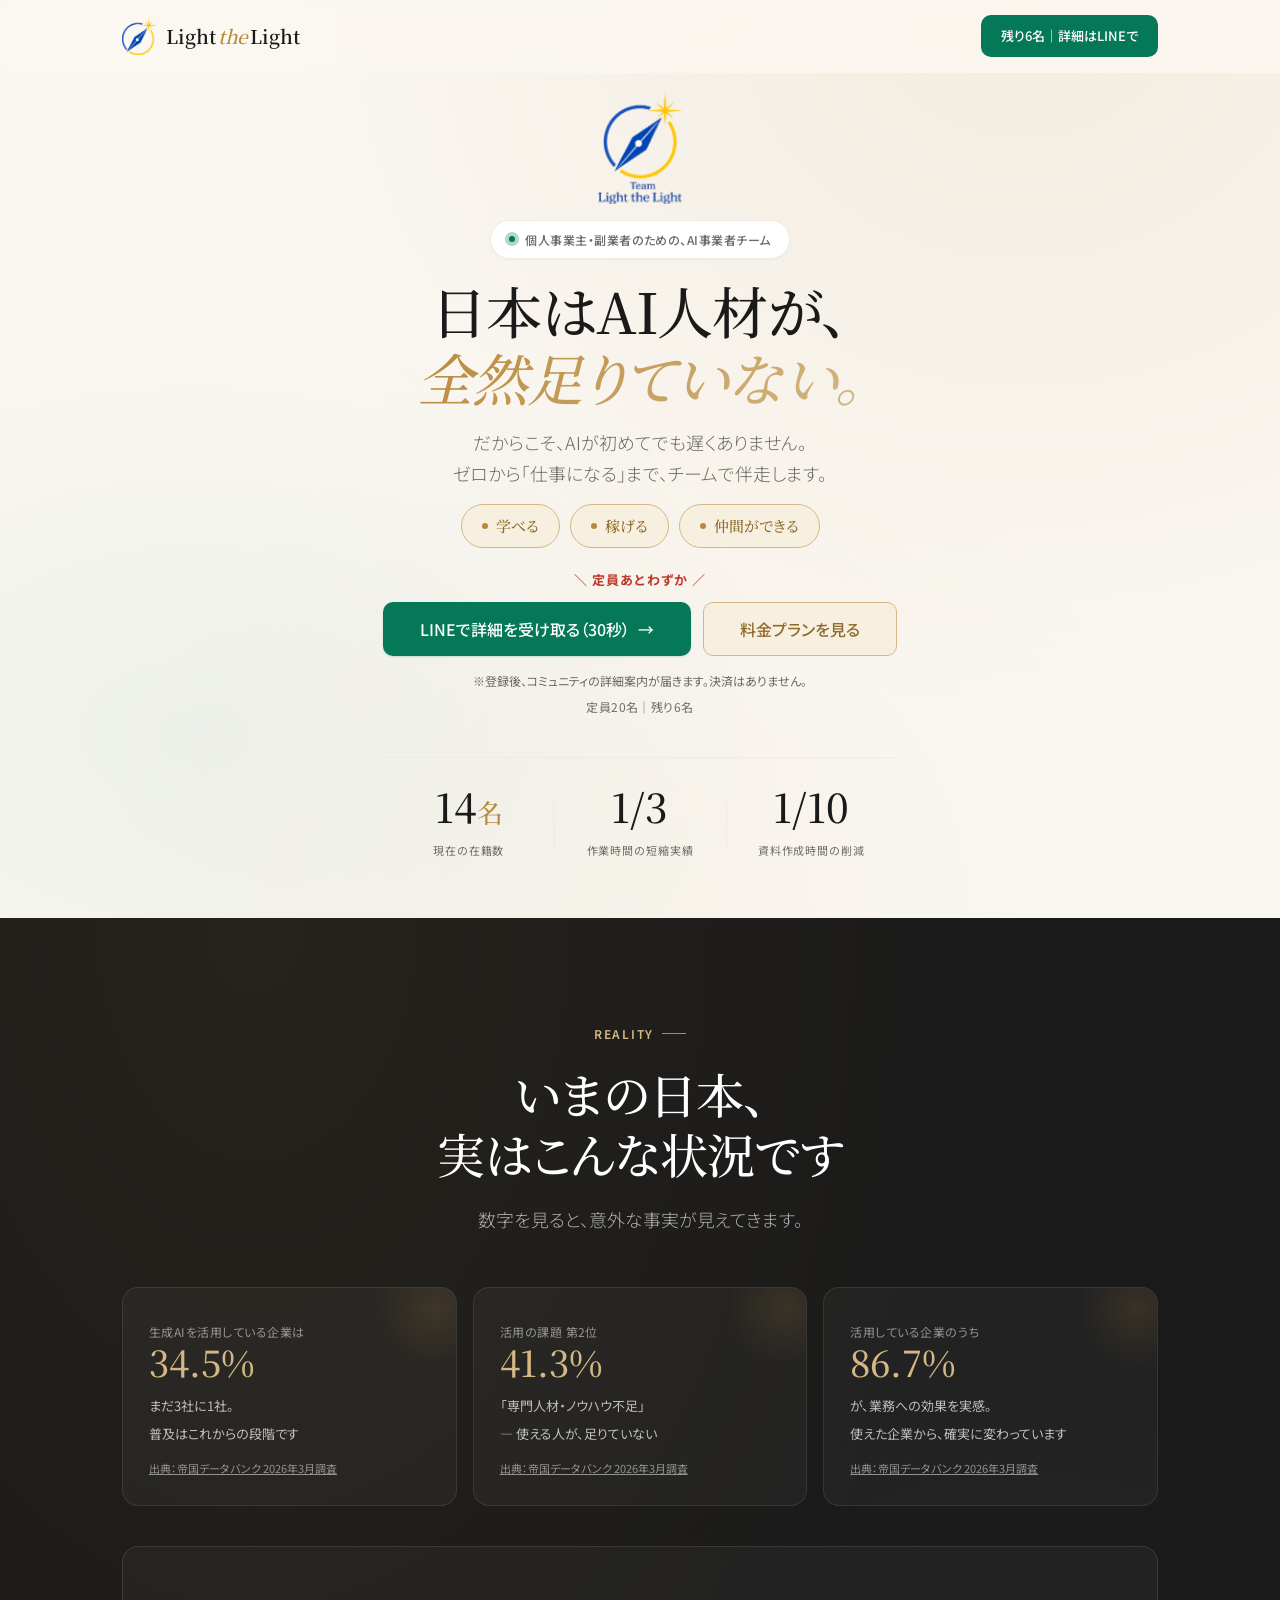
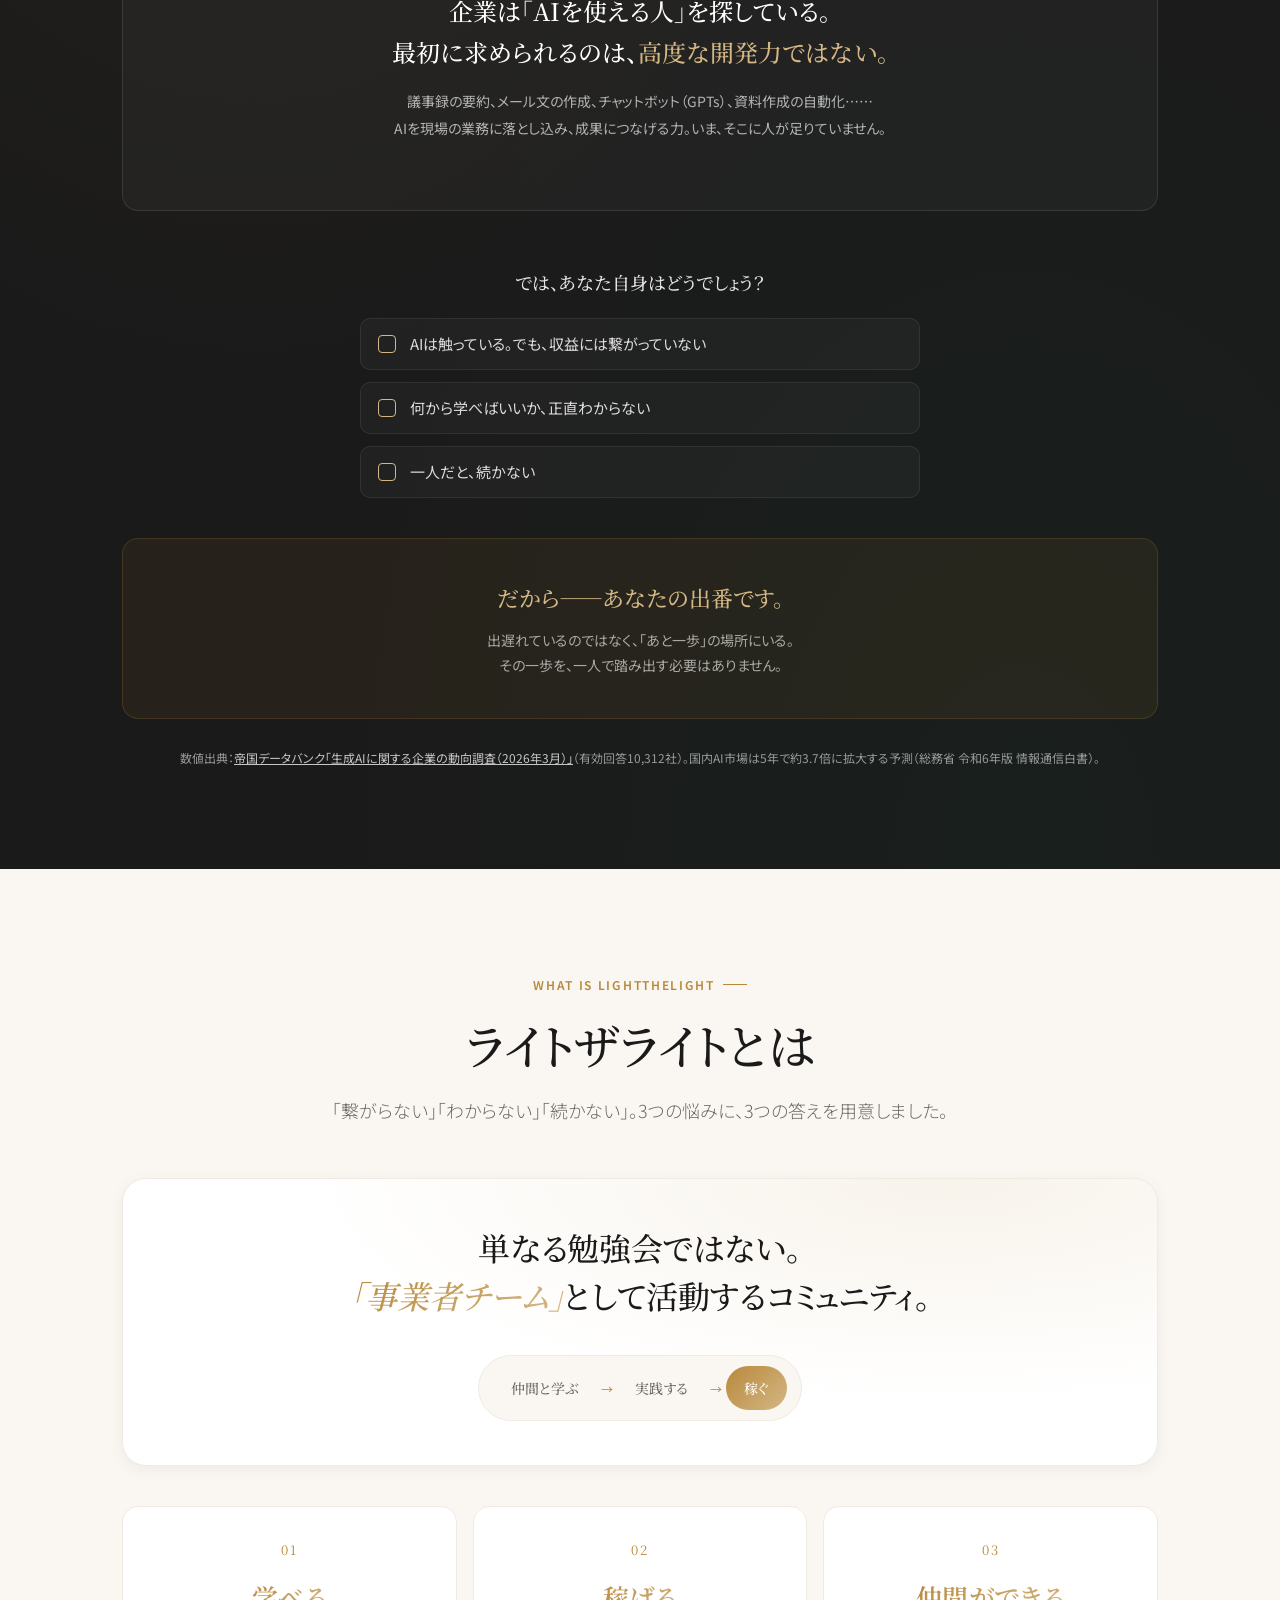
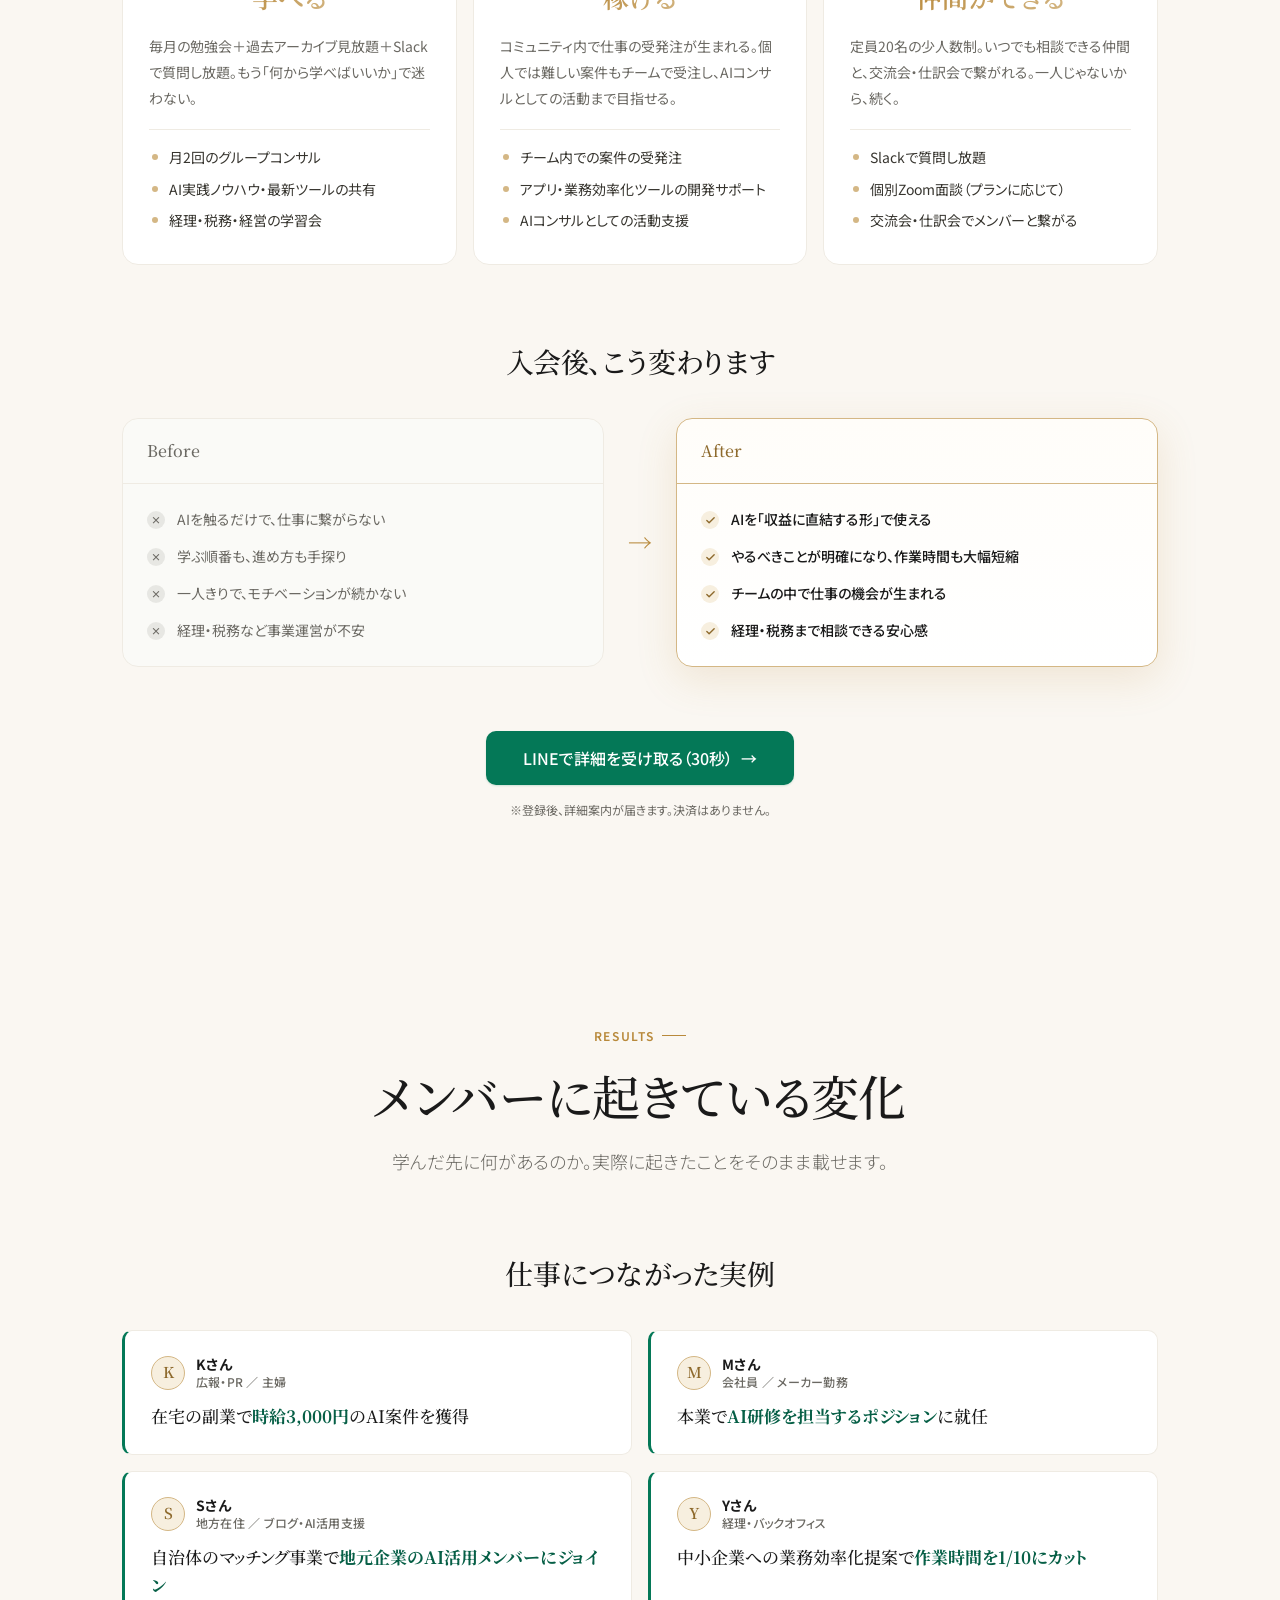
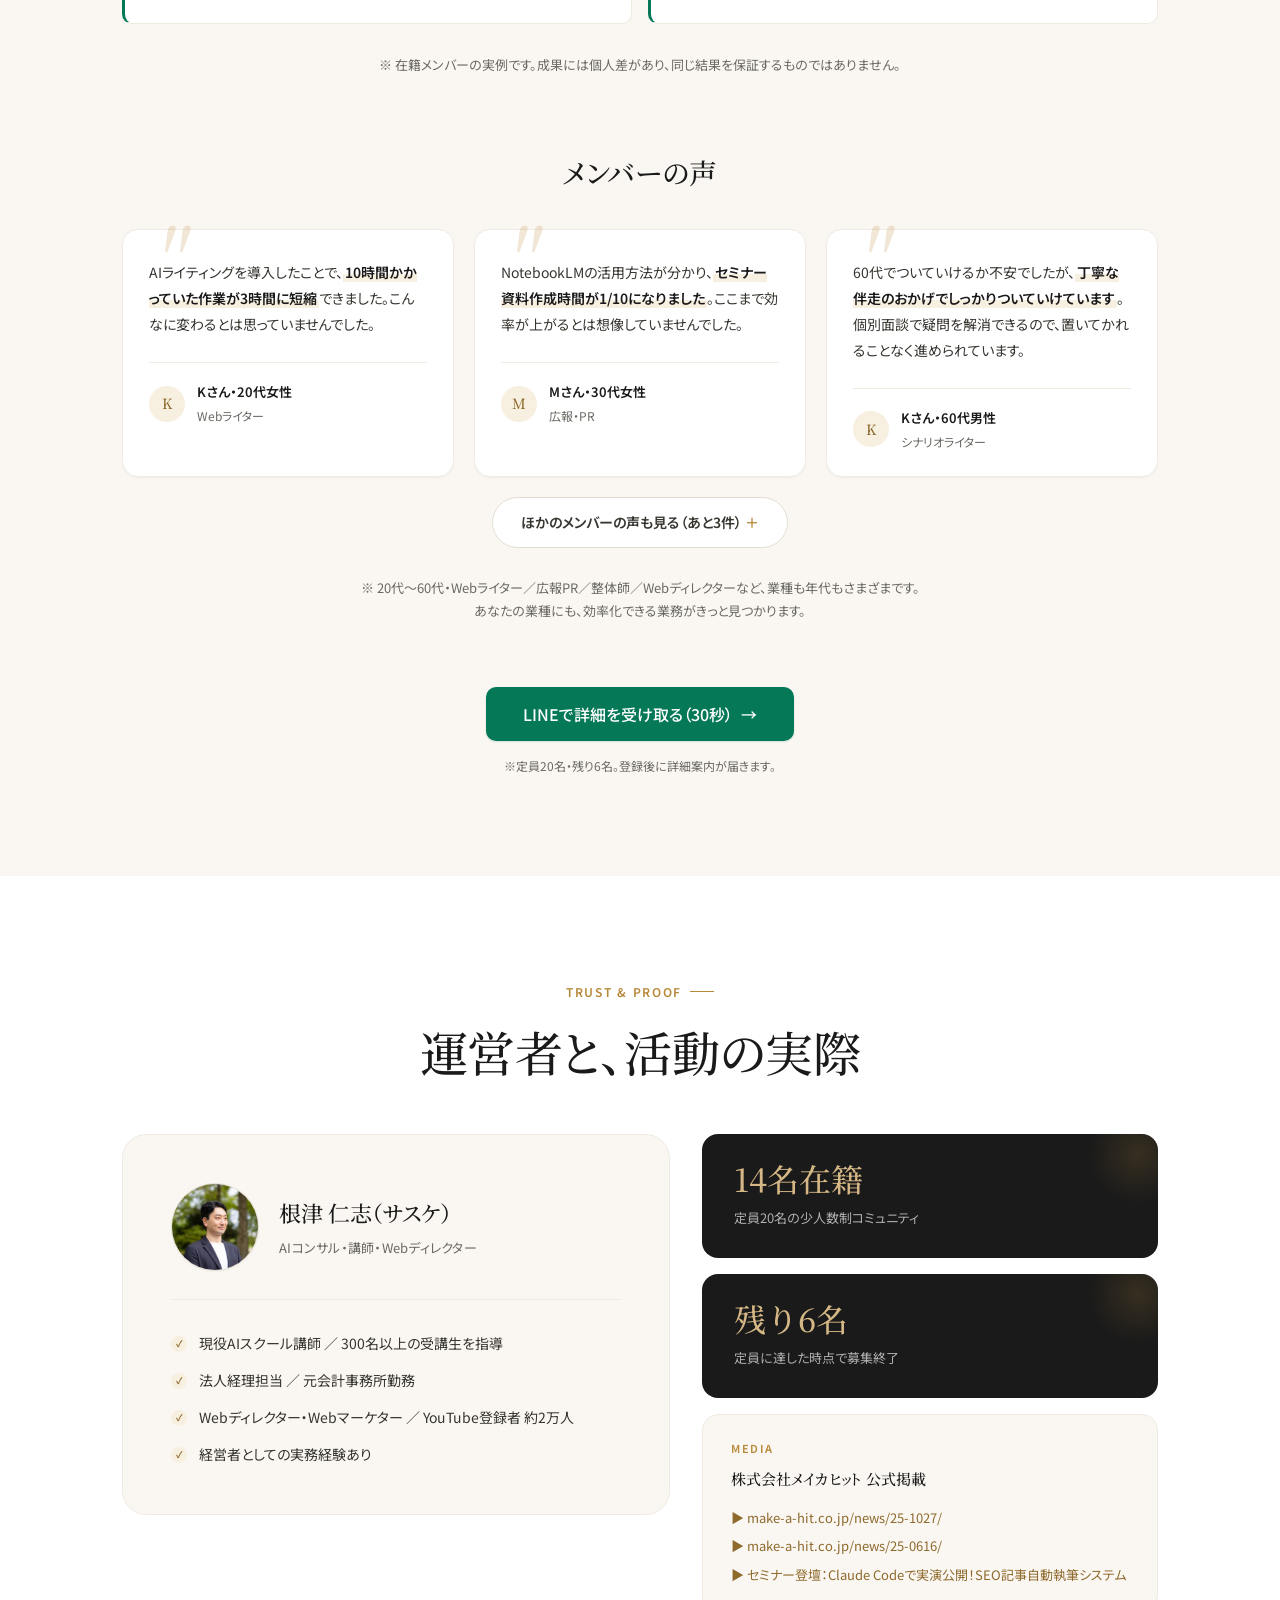
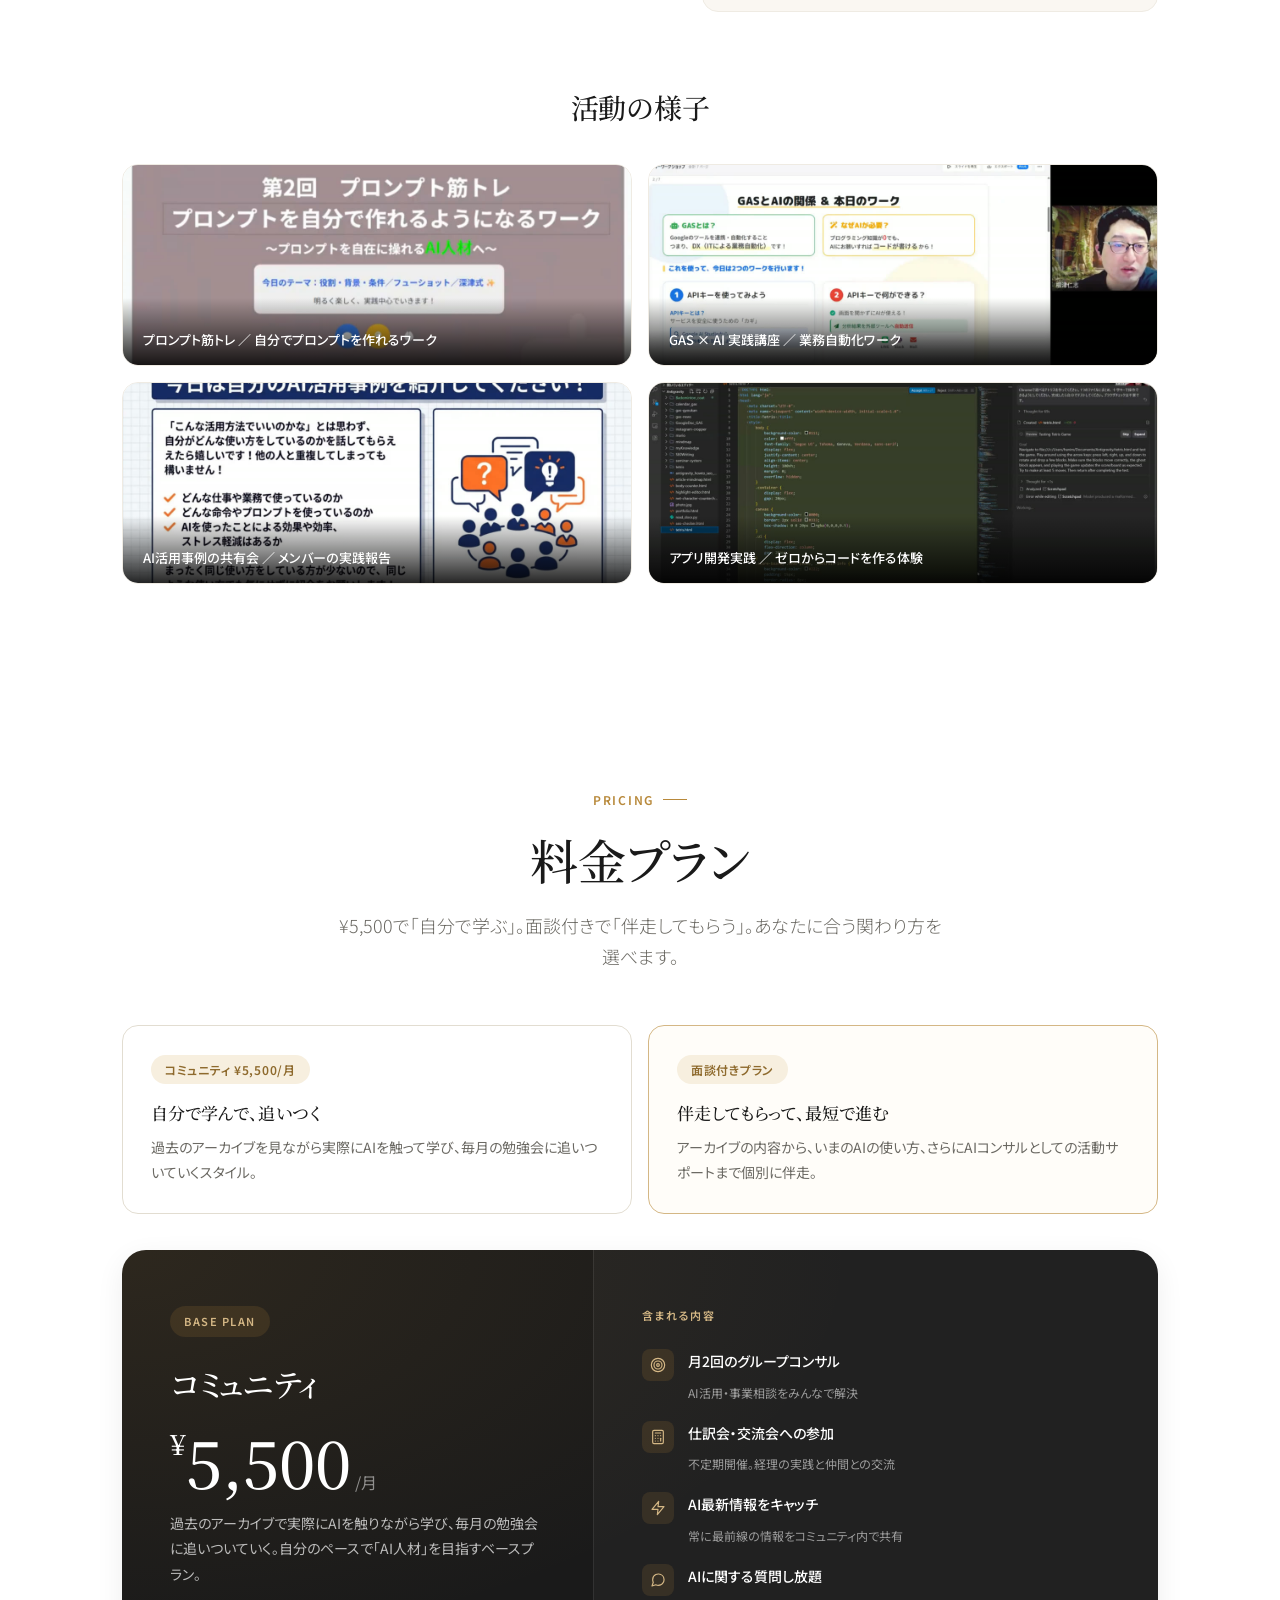
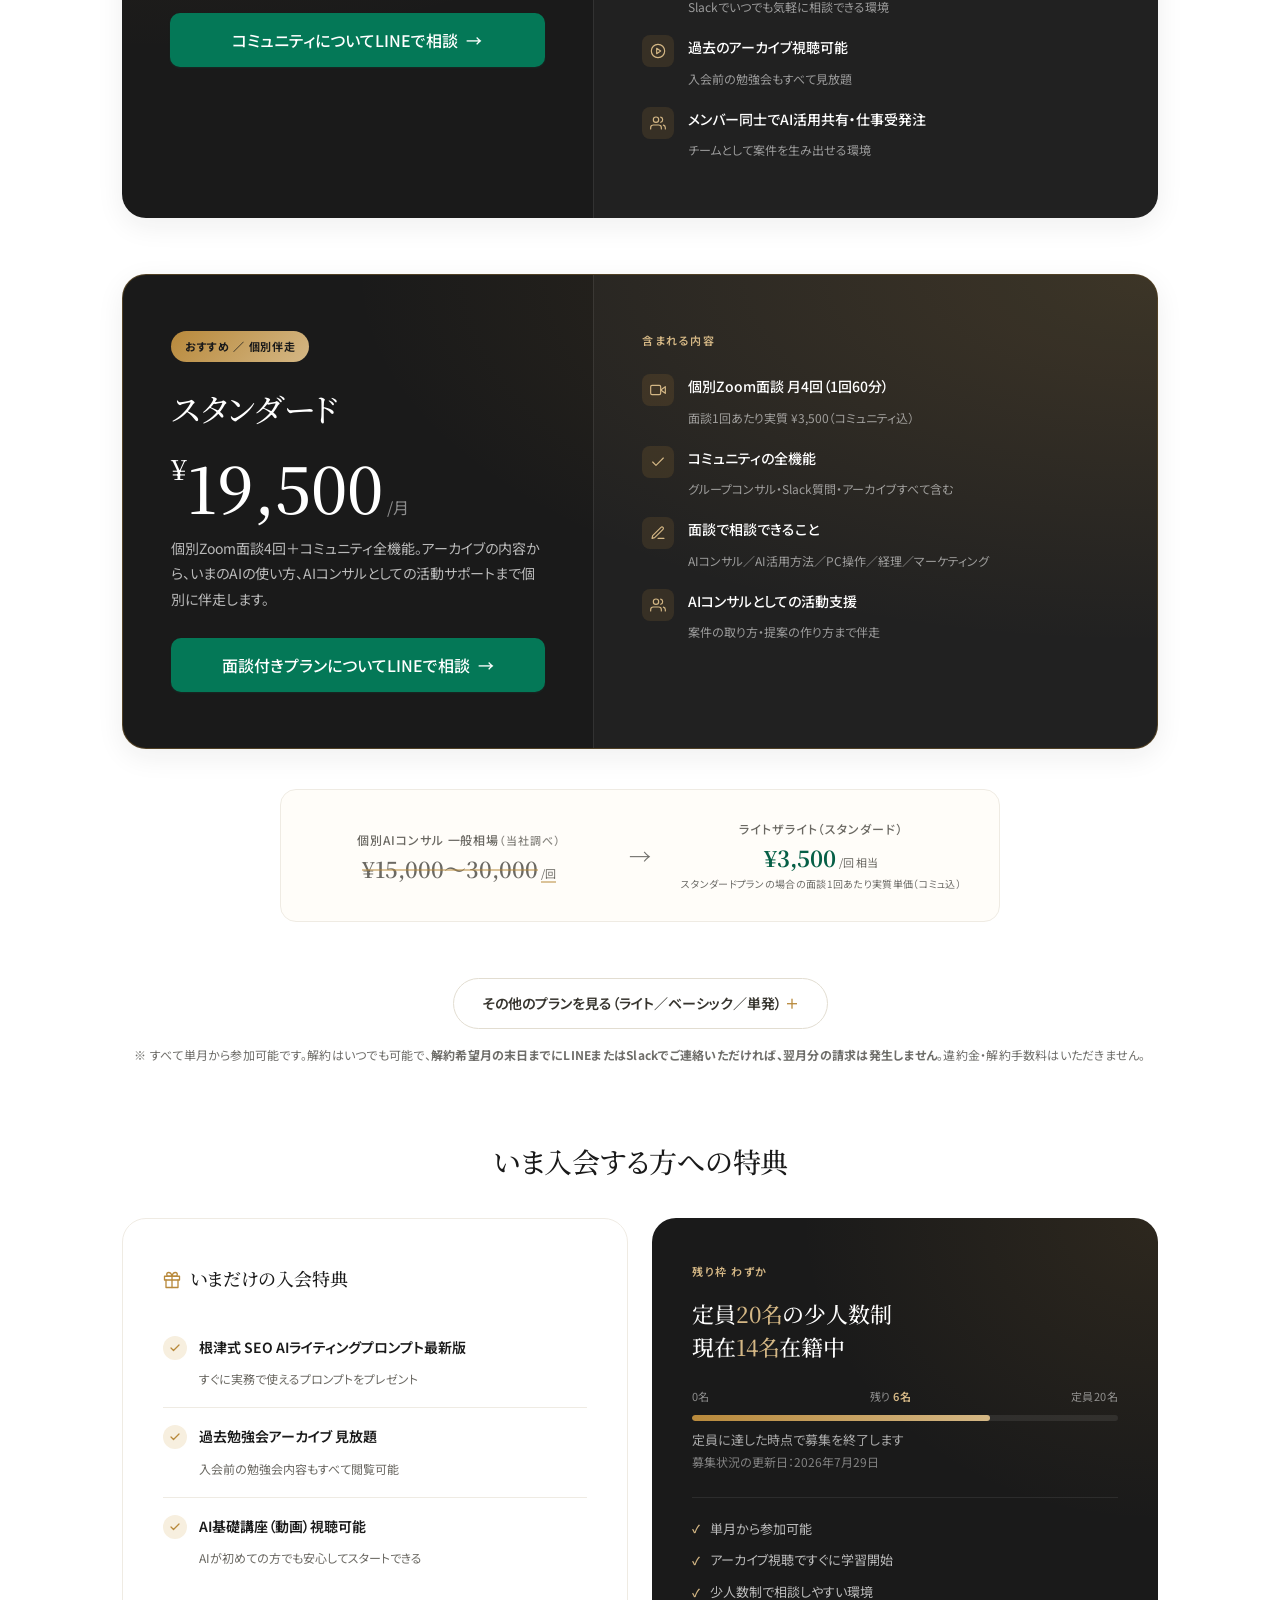
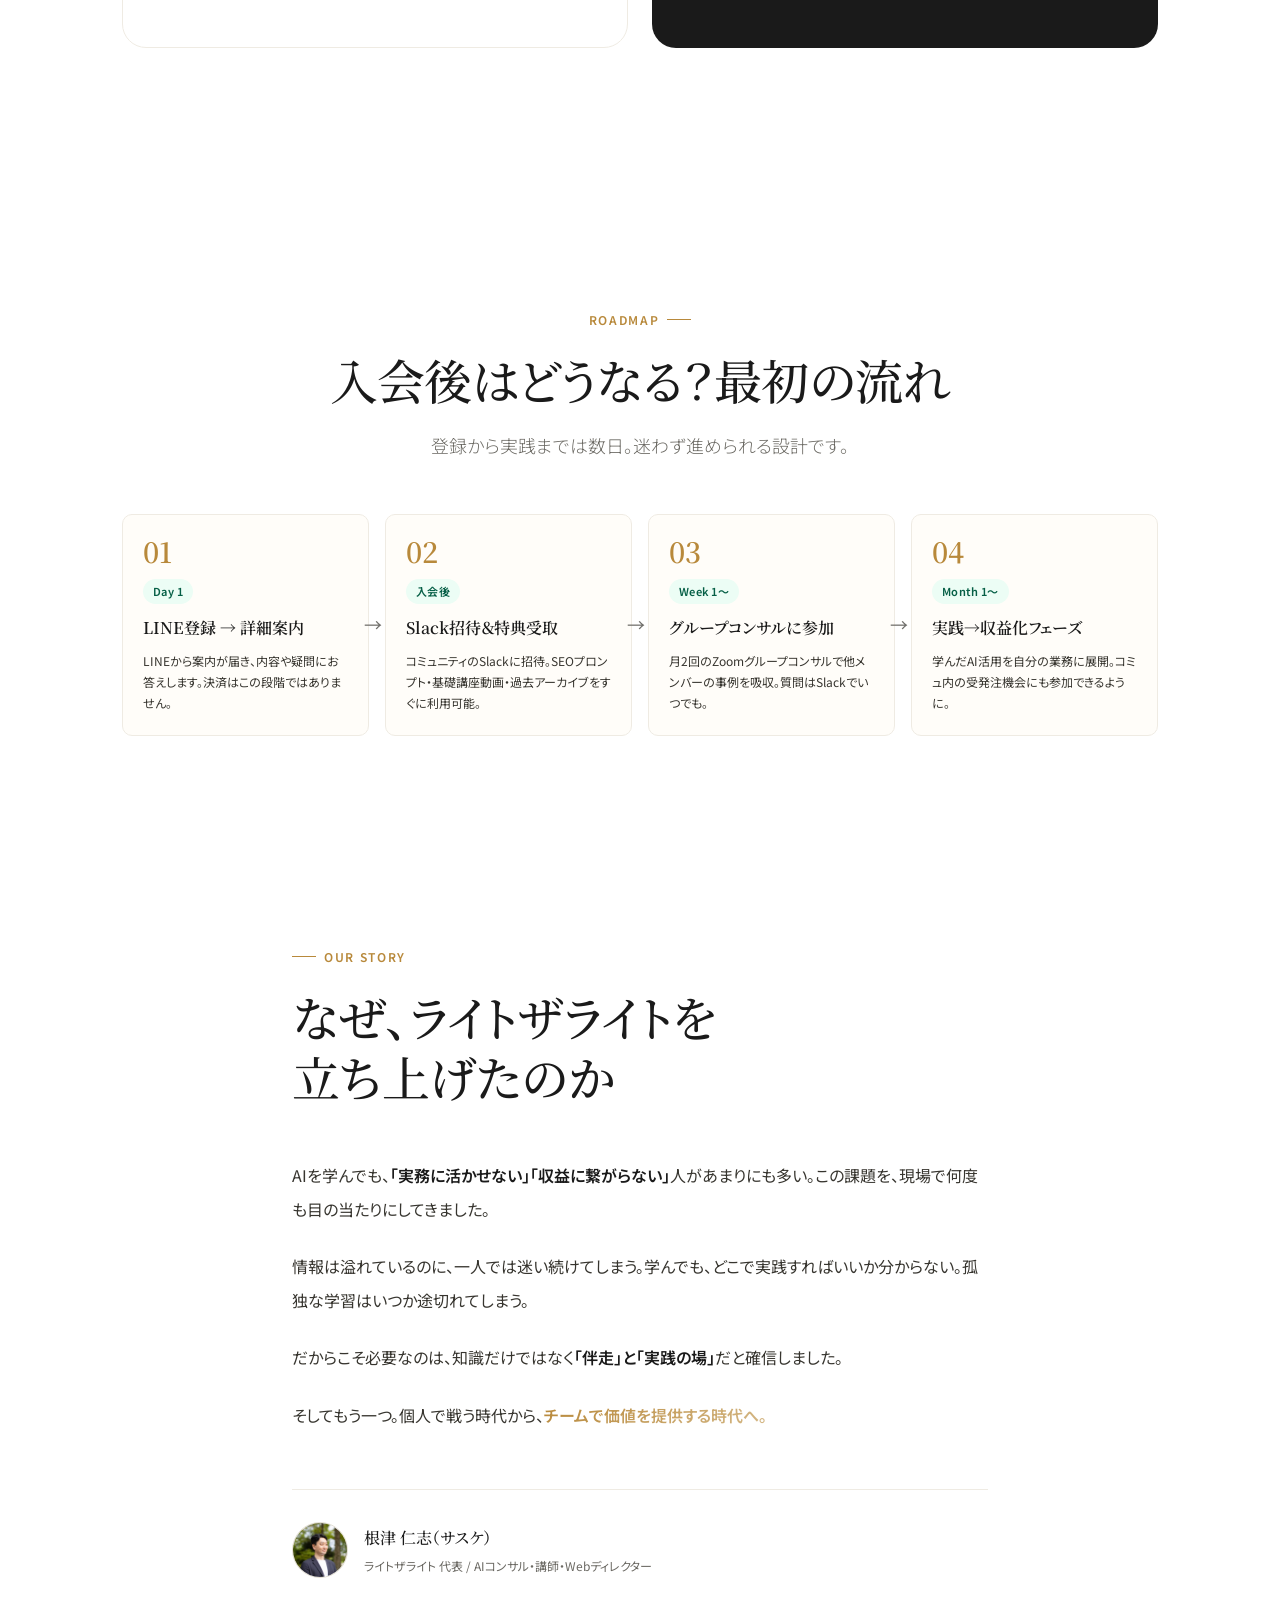
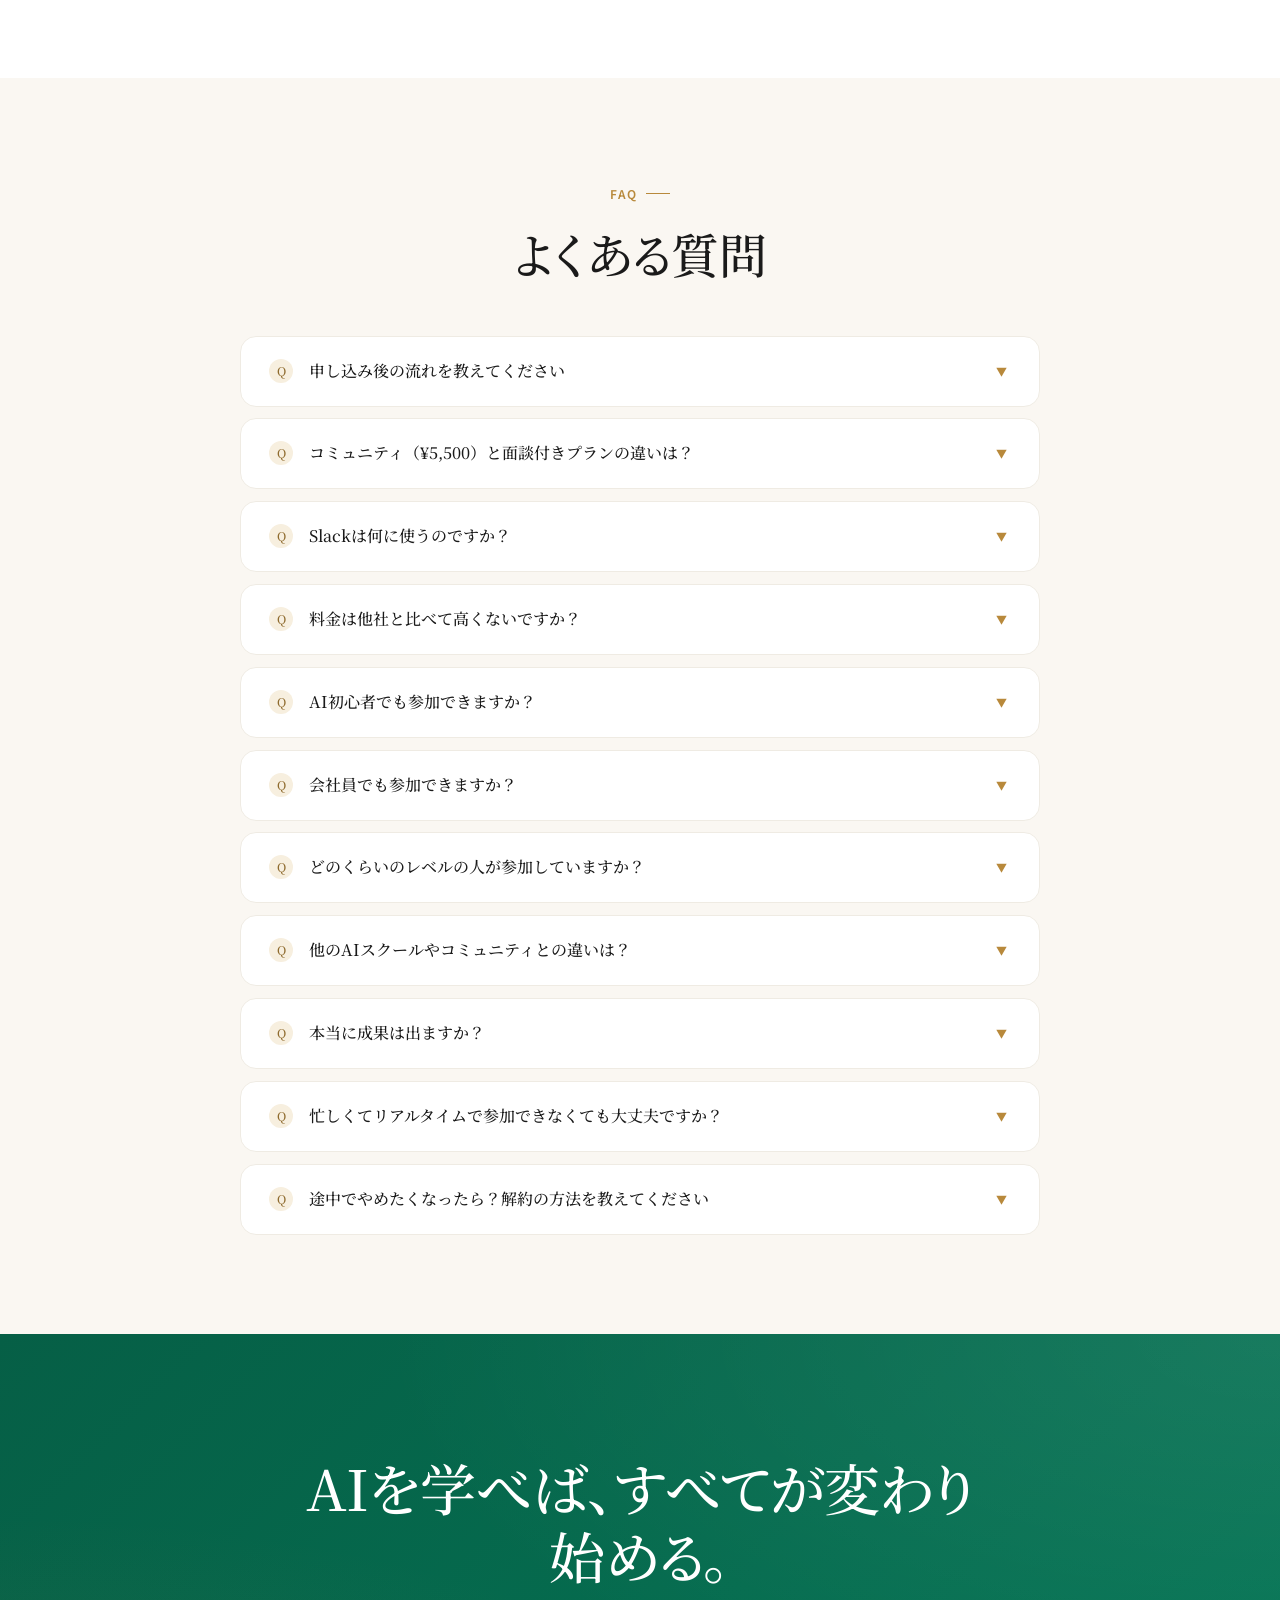
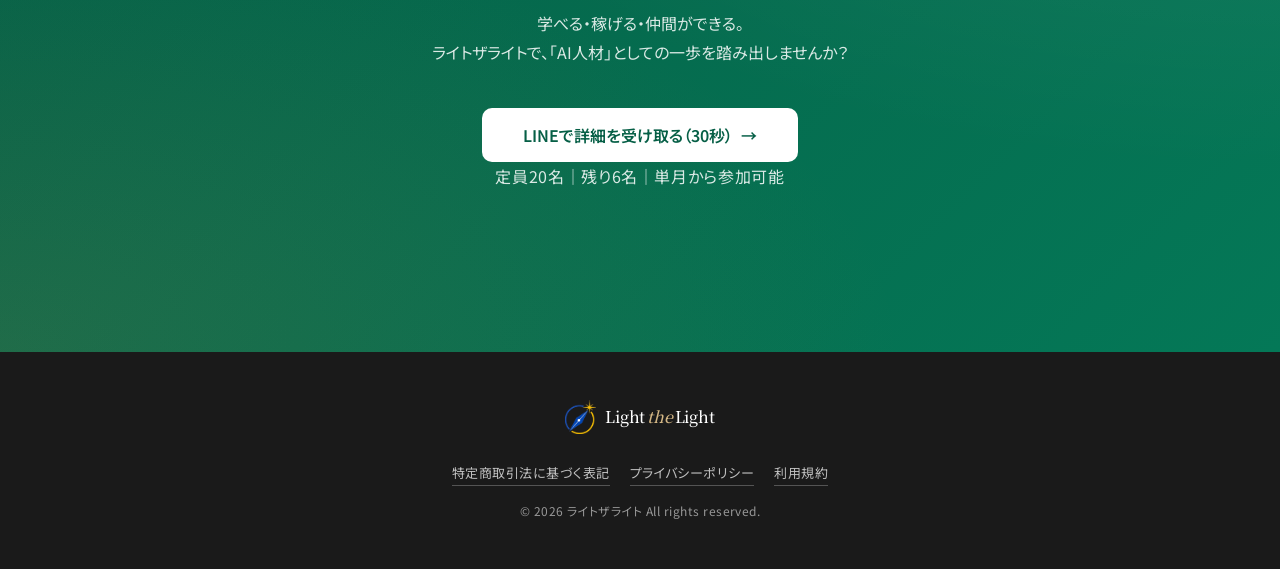
<file: index-pre-bright.html>
<!DOCTYPE html>
<html lang="ja">
<head>
    <meta charset="UTF-8">
    <meta name="viewport" content="width=device-width, initial-scale=1.0">
    <meta name="theme-color" content="#FAF7F2">
    <title>ライトザライト | 学べる・稼げる・仲間ができる AI事業者チーム</title>
    <meta name="description" content="日本はAI人材が全然足りていない――だから、チャンス。「学べる」「稼げる」「仲間ができる」の3つが揃った、個人事業主・副業者のためのAIコミュニティ「ライトザライト」。">
    <link rel="canonical" href="https://sasukewebjob-ai.github.io/light-the-light-lp/">
    <link rel="icon" type="image/png" sizes="64x64" href="favicon-64.png">
    <link rel="icon" href="favicon.ico" sizes="any">
    <link rel="apple-touch-icon" href="apple-touch-icon.png">

    <!-- OGP / Twitter Card -->
    <meta property="og:type" content="website">
    <meta property="og:url" content="https://sasukewebjob-ai.github.io/light-the-light-lp/">
    <meta property="og:title" content="ライトザライト | 学べる・稼げる・仲間ができる AI事業者チーム">
    <meta property="og:description" content="日本はAI人材が、全然足りていない。だからこそ、学んだ人からチャンスを掴める。学べる・稼げる・仲間ができる「事業者チーム」ライトザライト。">
    <meta property="og:image" content="https://sasukewebjob-ai.github.io/light-the-light-lp/ogp.png">
    <meta property="og:image:width" content="1200">
    <meta property="og:image:height" content="630">
    <meta property="og:image:alt" content="日本はAI人材が、全然足りていない。学べる・稼げる・仲間ができる AI事業者チーム ライトザライト">
    <meta property="og:locale" content="ja_JP">
    <meta property="og:site_name" content="ライトザライト">
    <meta name="twitter:card" content="summary_large_image">
    <meta name="twitter:title" content="ライトザライト | 学べる・稼げる・仲間ができる AI事業者チーム">
    <meta name="twitter:description" content="日本はAI人材が、全然足りていない。だからこそ、学んだ人からチャンスを掴める「事業者チーム」。">
    <meta name="twitter:image" content="https://sasukewebjob-ai.github.io/light-the-light-lp/ogp.png">

    <!-- 構造化データ（運営主体の明示） -->
    <script type="application/ld+json">
    {
      "@context": "https://schema.org",
      "@type": "Organization",
      "name": "ライトザライト",
      "alternateName": "Team Light the Light",
      "url": "https://sasukewebjob-ai.github.io/light-the-light-lp/",
      "logo": "https://sasukewebjob-ai.github.io/light-the-light-lp/logo-mark.png",
      "image": "https://sasukewebjob-ai.github.io/light-the-light-lp/ogp.png",
      "description": "個人事業主・副業者のためのAI事業者チーム。学べる・稼げる・仲間ができる、定員20名の少人数制コミュニティ。",
      "founder": {
        "@type": "Person",
        "name": "根津 仁志",
        "jobTitle": "AIコンサル・講師・Webディレクター"
      },
      "areaServed": {
        "@type": "Country",
        "name": "日本"
      },
      "contactPoint": {
        "@type": "ContactPoint",
        "contactType": "customer support",
        "url": "https://lin.ee/Y7OfHPe",
        "availableLanguage": ["Japanese"]
      }
    }
    </script>

    <link rel="preconnect" href="https://fonts.googleapis.com">
    <link rel="preconnect" href="https://fonts.gstatic.com" crossorigin>
    <link href="https://fonts.googleapis.com/css2?family=Noto+Sans+JP:wght@300;400;500;600;700&family=Noto+Serif+JP:wght@400;500;600;700&display=swap" rel="stylesheet">
    <style>
        *, *::before, *::after { box-sizing: border-box; margin: 0; padding: 0; }

        :root {
            /* ── Canvas / Surface (Notion warmth) ── */
            --bg-canvas:    #FAF7F2;
            --bg-surface:   #FFFFFF;
            --bg-elevated:  #FFFDF9;
            --bg-deep:      #1A1A1A;
            --bg-deep-soft: #2A2A28;

            /* ── Text (Notion charcoal) ── */
            --text-primary: #1A1A1A;
            --text-body:    #37352F;
            --text-muted:   #6B6963;
            --text-faint:   #6E6D69;
            --text-on-dark: #FFFFFF;

            /* ── Borders (hairline) ── */
            --border-subtle:  #EFEBE3;
            --border-default: #E2DDD1;
            --border-strong:  #C9C2B0;

            /* ── Accents (refined) ── */
            --gold:        #B8893B;
            --gold-soft:   #D4B785;
            --gold-deep:   #8E6A2D;
            --gold-bg:     #F7EFDF;
            --green:       #047857;
            --green-deep:  #065F46;
            --green-soft:  #10B981;
            --green-bg:    #ECFDF5;

            /* ── Gradients ── */
            --gold-grad:   linear-gradient(135deg, #B8893B 0%, #D4B785 100%);
            --mesh-gold:   radial-gradient(ellipse at 80% 0%, rgba(184,137,59,.10) 0%, transparent 55%);
            --mesh-green:  radial-gradient(ellipse at 20% 100%, rgba(4,120,87,.06) 0%, transparent 50%);

            /* ── Shadows (extra subtle) ── */
            --sh-hairline: 0 1px 2px rgba(26,26,26,.04);
            --sh-soft:     0 4px 16px rgba(26,26,26,.05);
            --sh-lift:     0 8px 28px rgba(26,26,26,.07);
            --sh-halo-gold:0 12px 40px rgba(184,137,59,.16);
            --sh-halo-green:0 12px 36px rgba(4,120,87,.18);

            /* ── Radius ── */
            --r-sm:  6px;
            --r-md:  10px;
            --r-lg:  16px;
            --r-xl:  24px;

            /* ── Fonts ── */
            --f-serif: 'Noto Serif JP', 'Hiragino Mincho ProN', 'YuMincho', serif;
            --f-sans:  'Noto Sans JP', 'Hiragino Sans', 'Yu Gothic', sans-serif;
        }

        html { scroll-behavior: smooth; overflow-x: hidden; overflow-x: clip; }
        body {
            font-family: var(--f-sans);
            color: var(--text-body);
            background: var(--bg-canvas);
            overflow-x: hidden;
            line-height: 1.75;
            font-weight: 400;
            font-feature-settings: "palt" 1;
            -webkit-font-smoothing: antialiased;
            text-rendering: optimizeLegibility;
            overflow-x: hidden;
        }
        a { text-decoration: none; color: inherit; }
        img { display: block; max-width: 100%; }

        /* ════════════════════════════════════════
           LAYOUT
        ════════════════════════════════════════ */
        .container { max-width: 1100px; margin: 0 auto; padding: 0 32px; }
        .container-narrow { max-width: 760px; margin: 0 auto; padding: 0 32px; }
        .sec { padding: 100px 0; position: relative; }

        @media (max-width: 768px) {
            .container, .container-narrow { padding: 0 20px; }
            .sec { padding: 56px 0; }
        }

        /* ════════════════════════════════════════
           TYPOGRAPHY (Stripe weight-300 × Notion serif)
        ════════════════════════════════════════ */
        .eyebrow {
            display: inline-flex; align-items: center; gap: 8px;
            font-family: var(--f-sans);
            font-size: 12px; font-weight: 600;
            letter-spacing: .14em; text-transform: uppercase;
            color: var(--gold);
            margin-bottom: 20px;
        }
        .eyebrow::before {
            content: ''; width: 24px; height: 1px;
            background: var(--gold); display: inline-block;
        }
        .eyebrow.center { justify-content: center; }
        .eyebrow.center::before { display: none; }
        .eyebrow.center::after {
            content: ''; width: 24px; height: 1px;
            background: var(--gold);
        }

        .h-display {
            font-family: var(--f-serif);
            font-weight: 500;
            font-size: clamp(36px, 6.5vw, 72px);
            line-height: 1.18;
            letter-spacing: -.02em;
            color: var(--text-primary);
        }
        .h-1 {
            font-family: var(--f-serif);
            font-weight: 500;
            font-size: clamp(30px, 4.5vw, 48px);
            line-height: 1.25;
            letter-spacing: -.015em;
            color: var(--text-primary);
            margin-bottom: 20px;
        }
        .h-2 {
            font-family: var(--f-serif);
            font-weight: 500;
            font-size: clamp(22px, 2.6vw, 28px);
            line-height: 1.45;
            letter-spacing: -.005em;
            color: var(--text-primary);
        }
        .lead {
            font-family: var(--f-sans);
            font-weight: 300;
            font-size: clamp(16px, 1.4vw, 19px);
            line-height: 1.75;
            color: var(--text-muted);
            max-width: 620px;
        }
        .lead.center { margin-left: auto; margin-right: auto; }

        .sec-head { margin-bottom: 52px; }
        .sec-head.center { text-align: center; }
        @media (max-width: 768px) { .sec-head { margin-bottom: 34px; } }

        /* ════════════════════════════════════════
           BUTTONS (Stripe-style)
        ════════════════════════════════════════ */
        .btn {
            display: inline-flex; align-items: center; justify-content: center;
            gap: 8px;
            font-family: var(--f-sans);
            font-size: 15px; font-weight: 500;
            padding: 14px 28px;
            border-radius: var(--r-md);
            border: 1px solid transparent;
            cursor: pointer;
            transition: all .25s cubic-bezier(.4, 0, .2, 1);
            white-space: nowrap;
            line-height: 1;
        }
        .btn-primary {
            background: var(--green);
            color: #fff;
            box-shadow: 0 1px 2px rgba(4,120,87,.18);
        }
        .btn-primary:hover {
            background: var(--green-deep);
            transform: translateY(-1px);
            box-shadow: 0 8px 22px rgba(4,120,87,.24);
        }
        .btn-secondary {
            background: var(--gold-bg);
            color: var(--gold-deep);
            border-color: var(--gold-soft);
        }
        .btn-secondary:hover {
            background: var(--gold-soft);
            color: var(--bg-surface);
            border-color: var(--gold-soft);
            transform: translateY(-1px);
        }
        .btn-lg { padding: 18px 36px; font-size: 16px; }
        .btn-arrow { transition: transform .25s ease; }
        .btn:hover .btn-arrow { transform: translateX(3px); }

        /* ════════════════════════════════════════
           FADE ANIMATION (directional)
        ════════════════════════════════════════ */
        .fade {
            opacity: 0;
            transform: translateY(40px);
            will-change: opacity, transform;
        }
        /* body付きでカード側の transition: all .3s より優先させる（表示後はJSがfadeクラスを外すのでhoverは元に戻る） */
        body .fade { transition: opacity .7s cubic-bezier(.16, 1, .3, 1), transform .7s cubic-bezier(.16, 1, .3, 1); }
        .fade-l { transform: translateX(-56px); }
        .fade-r { transform: translateX(56px); }
        .fade-zoom { transform: scale(.92) translateY(16px); }
        .fade.on { opacity: 1; transform: none; }
        /* stagger: 親に .stagger を付けると子の .fade がJSで順に登場（transition-delayを付与） */

        /* Hero：ページ表示時に上から順にシュッと登場 */
        @keyframes heroIn {
            from { opacity: 0; transform: translateY(30px); }
            to { opacity: 1; transform: none; }
        }
        .hero-inner > * { animation: heroIn .8s cubic-bezier(.16, 1, .3, 1) both; }
        .hero-inner > *:nth-child(1) { animation-delay: .05s; }
        .hero-inner > *:nth-child(2) { animation-delay: .13s; }
        .hero-inner > *:nth-child(3) { animation-delay: .21s; }
        .hero-inner > *:nth-child(4) { animation-delay: .29s; }
        .hero-inner > *:nth-child(5) { animation-delay: .37s; }
        .hero-inner > *:nth-child(6) { animation-delay: .45s; }
        .hero-inner > *:nth-child(7) { animation-delay: .53s; }
        .hero-inner > *:nth-child(8) { animation-delay: .61s; }
        .hero-inner > *:nth-child(9) { animation-delay: .69s; }
        .hero-inner > *:nth-child(10) { animation-delay: .77s; }

        @media (prefers-reduced-motion: reduce) {
            .fade, .fade-l, .fade-r, .fade-zoom {
                opacity: 1;
                transform: none;
                transition: none;
            }
            .hero-inner > * { animation: none; }
        }

        /* ===== Mid CTA ===== */
        .mid-cta { text-align: center; margin-top: 64px; }
        .mid-cta-note {
            font-size: 12px;
            color: var(--text-muted);
            margin-top: 14px;
        }
        @media (max-width: 640px) {
            .mid-cta { margin-top: 48px; }
            .mid-cta .btn { width: 100%; max-width: 360px; }
        }

        /* ===== SVG Icons ===== */
        .p-icon svg, .sol-point-icon svg, .srv-icon svg, .cpf-icon svg,
        .usecase-icon svg, .benefit-row .mark svg { display: block; }
        .p-icon, .cpf-icon { color: var(--gold-soft); }
        .sol-point-icon, .srv-icon, .usecase-icon { color: var(--gold-deep); }
        .usecase-icon { display: inline-flex; }
        .offer-benefits h3 svg { vertical-align: -3px; margin-right: 8px; color: var(--gold); }

        /* ════════════════════════════════════════
           NAV
        ════════════════════════════════════════ */
        .nav {
            position: fixed; top: 0; left: 0; right: 0; z-index: 999;
            background: rgba(250, 247, 242, .82);
            backdrop-filter: saturate(180%) blur(14px);
            -webkit-backdrop-filter: saturate(180%) blur(14px);
            border-bottom: 1px solid transparent;
            transition: border-color .3s ease, background .3s ease;
        }
        .nav.scrolled {
            border-bottom-color: var(--border-subtle);
            background: rgba(250, 247, 242, .94);
        }
        .nav-inner {
            display: flex; align-items: center; justify-content: space-between;
            height: 72px;
            max-width: 1100px; margin: 0 auto; padding: 0 32px;
        }
        .nav-logo {
            display: inline-flex; align-items: center; gap: 10px;
            font-family: var(--f-serif);
            font-size: 19px; font-weight: 600;
            color: var(--text-primary);
            letter-spacing: -.01em;
        }
        .nav-logo img { height: 38px; width: auto; display: block; }
        .nav-logo i { color: var(--gold); font-style: italic; font-weight: 500; margin: 0 .12em; }
        .nav-cta {
            background: var(--green);
            color: #fff;
            font-size: 13px; font-weight: 500;
            padding: 10px 20px;
            border-radius: var(--r-md);
            transition: all .25s ease;
        }
        .nav-cta:hover { background: var(--green-deep); transform: translateY(-1px); }
        @media (max-width: 768px) {
            .nav-inner { padding: 0 16px; height: 60px; gap: 10px; }
            .nav-logo { font-size: 15px; gap: 8px; flex-shrink: 0; white-space: nowrap; }
            .nav-logo img { height: 30px; }
            .nav-cta { font-size: 11px; padding: 8px 12px; white-space: nowrap; flex-shrink: 0; }
            /* 長文CTAボタンを全幅化してはみ出し防止 */
            .btn-lg { font-size: 15px; padding: 16px 22px; }
            .community-plan__cta, .btn-final { width: 100%; }
            .hero-ctas .btn { width: 100%; max-width: 360px; }
        }

        /* ════════════════════════════════════════
           HERO (hybrid showcase)
        ════════════════════════════════════════ */
        .hero {
            min-height: 100vh;
            display: flex; flex-direction: column;
            align-items: center; justify-content: center;
            text-align: center;
            padding: 92px 32px 56px;
            position: relative;
            background: var(--mesh-gold), var(--bg-canvas);
        }
        .hero::before {
            content: '';
            position: absolute; inset: 0;
            background:
                radial-gradient(ellipse at 15% 80%, rgba(4,120,87,.05) 0%, transparent 40%),
                radial-gradient(circle at 50% 100%, rgba(184,137,59,.04) 0%, transparent 50%);
            pointer-events: none;
        }
        .hero-inner { position: relative; max-width: 880px; }
        .hero-logo { width: 84px; height: auto; margin: 0 auto 16px; display: block; }
        .hero-pill {
            display: inline-flex; align-items: center; gap: 10px;
            background: var(--bg-surface);
            border: 1px solid var(--border-subtle);
            padding: 8px 18px;
            border-radius: 100px;
            font-size: 12px; font-weight: 500;
            color: var(--text-muted);
            letter-spacing: .04em;
            margin-bottom: 18px;
            box-shadow: var(--sh-hairline);
        }
        .hero-pill-dot {
            width: 6px; height: 6px;
            background: var(--green);
            border-radius: 50%;
            position: relative;
        }
        .hero-pill-dot::before {
            content: ''; position: absolute; inset: -4px;
            background: var(--green); border-radius: 50%;
            opacity: .3;
            animation: ping 2s cubic-bezier(0, 0, .2, 1) infinite;
        }
        @keyframes ping {
            75%, 100% { transform: scale(2.4); opacity: 0; }
        }
        .hero-title {
            font-family: var(--f-serif);
            font-weight: 500;
            font-size: clamp(31px, 5.2vw, 56px);
            line-height: 1.2;
            letter-spacing: -.02em;
            color: var(--text-primary);
            margin-bottom: 16px;
        }
        .hero-title .accent {
            background: var(--gold-grad);
            -webkit-background-clip: text;
            background-clip: text;
            color: transparent;
            font-style: italic;
        }
        .hero-sub {
            font-family: var(--f-sans);
            font-weight: 300;
            font-size: clamp(15px, 1.4vw, 18px);
            line-height: 1.7;
            color: var(--text-muted);
            max-width: 580px;
            margin: 0 auto 16px;
        }
        .hero-ctas {
            display: flex; gap: 12px; justify-content: center; flex-wrap: wrap;
            margin-bottom: 16px;
        }
        .hero-cta-microcopy {
            font-size: 12px;
            color: var(--text-muted);
            margin-top: 12px;
            line-height: 1.5;
        }
        .hero-cta-note {
            font-size: 12px; color: var(--text-faint);
            letter-spacing: .04em;
            margin-top: 6px;
        }
        .cta-urg {
            display: inline-block;
            color: #C0392B;
            font-size: 13px; font-weight: 700;
            letter-spacing: .08em;
            margin-bottom: 10px;
        }
        .hero-stats {
            display: grid;
            grid-template-columns: repeat(3, 1fr);
            gap: 0;
            margin-top: 40px; padding-top: 28px;
            border-top: 1px solid var(--border-subtle);
            max-width: 720px;
        }
        .hero-stat { text-align: center; padding: 0 16px; position: relative; }
        .hero-stat + .hero-stat::before {
            content: ''; position: absolute;
            left: 0; top: 12px; bottom: 12px;
            width: 1px; background: var(--border-subtle);
        }
        .hero-stat-num {
            display: block;
            font-family: var(--f-serif);
            font-weight: 500;
            font-size: clamp(28px, 3.4vw, 40px);
            line-height: 1;
            color: var(--text-primary);
            margin-bottom: 8px;
            font-feature-settings: "tnum" 1;
        }
        .hero-stat-num .unit { color: var(--gold); font-size: .65em; }
        .hero-stat-lbl {
            font-size: 11px;
            color: var(--text-faint);
            letter-spacing: .08em;
            text-transform: uppercase;
        }
        @media (max-width: 640px) {
            .hero { padding: 76px 20px 48px; }
            .hero-logo { width: 62px; margin-bottom: 12px; }
            .hero-stats { padding-top: 24px; margin-top: 32px; }
            .hero-stat { padding: 0 8px; }
            .hero-stat-lbl { font-size: 10px; letter-spacing: .04em; }
        }

        /* ===== Hero pillars (3本柱予告) ===== */
        .hero-pillars {
            display: flex; justify-content: center; flex-wrap: wrap;
            gap: 10px;
            margin-bottom: 16px;
        }
        .hero-pillar {
            display: inline-flex; align-items: center; gap: 8px;
            font-family: var(--f-serif);
            font-weight: 500; font-size: 15px;
            color: var(--gold-deep);
            background: var(--gold-bg);
            border: 1px solid var(--gold-soft);
            border-radius: 100px;
            padding: 8px 20px;
        }
        .hero-pillar::before {
            content: ''; width: 6px; height: 6px;
            border-radius: 50%; background: var(--gold);
        }
        @media (max-width: 640px) {
            .hero-pillar { font-size: 13px; padding: 7px 14px; }
        }

        /* ════════════════════════════════════════
           PROBLEM (dark canvas, refined)
        ════════════════════════════════════════ */
        .problem {
            background: var(--bg-deep);
            color: var(--text-on-dark);
            position: relative;
            overflow: hidden;
        }
        .problem::before {
            content: '';
            position: absolute; inset: 0;
            background:
                radial-gradient(ellipse at 20% 0%, rgba(184,137,59,.08) 0%, transparent 50%),
                radial-gradient(ellipse at 80% 100%, rgba(4,120,87,.06) 0%, transparent 50%);
            pointer-events: none;
        }
        .problem .container { position: relative; }
        .problem .eyebrow { color: var(--gold-soft); }
        .problem .h-1 { color: #fff; }
        .problem .lead { color: rgba(255,255,255,.65); }
        .problem-grid {
            display: grid;
            grid-template-columns: repeat(auto-fit, minmax(300px, 1fr));
            gap: 16px;
            margin-bottom: 48px;
        }
        .p-item {
            display: flex; align-items: flex-start; gap: 16px;
            background: rgba(255,255,255,.03);
            border: 1px solid rgba(255,255,255,.08);
            border-radius: var(--r-lg);
            padding: 24px 24px;
            transition: all .3s ease;
        }
        .p-item:hover {
            background: rgba(255,255,255,.05);
            border-color: rgba(184,137,59,.3);
            transform: translateY(-2px);
        }
        .p-icon {
            width: 36px; height: 36px; min-width: 36px;
            background: rgba(184,137,59,.12);
            border-radius: 8px;
            display: flex; align-items: center; justify-content: center;
            font-size: 18px;
        }
        .p-text {
            font-size: 15px;
            color: rgba(255,255,255,.84);
            line-height: 1.65;
        }
        .problem-bridge {
            text-align: center;
            padding: 40px 32px;
            background: rgba(184,137,59,.08);
            border: 1px solid rgba(184,137,59,.2);
            border-radius: var(--r-lg);
        }
        .problem-bridge p {
            font-family: var(--f-serif);
            font-size: 22px; font-weight: 500;
            color: var(--gold-soft);
            margin-bottom: 10px;
        }
        .problem-bridge small {
            display: block;
            font-size: 14px;
            color: rgba(255,255,255,.6);
            line-height: 1.8;
        }

        /* ===== Reality (日本の現状) ===== */
        .problem .num-grid { margin-bottom: 40px; }
        .problem .num-card {
            background: rgba(255,255,255,.04);
            border: 1px solid rgba(255,255,255,.09);
        }
        .jp-callout {
            text-align: center;
            padding: 44px 32px;
            background: rgba(255,255,255,.03);
            border: 1px solid rgba(255,255,255,.1);
            border-radius: var(--r-lg);
            margin-bottom: 56px;
        }
        .jp-callout-main {
            font-family: var(--f-serif);
            font-weight: 500;
            font-size: clamp(19px, 2.4vw, 24px);
            line-height: 1.7;
            color: #fff;
            margin-bottom: 16px;
        }
        .jp-callout-main em {
            font-style: normal;
            color: var(--gold-soft);
        }
        .jp-callout-sub {
            font-size: 14px;
            color: rgba(255,255,255,.65);
            line-height: 1.9;
            max-width: 600px;
            margin: 0 auto 24px;
        }
        .jp-callout-punch {
            font-family: var(--f-serif);
            font-weight: 600;
            font-size: clamp(20px, 2.6vw, 26px);
            color: var(--gold-soft);
        }
        .jp-you { max-width: 560px; margin: 0 auto 40px; }
        .jp-you-q {
            text-align: center;
            font-family: var(--f-serif);
            font-size: 18px; font-weight: 500;
            color: rgba(255,255,255,.88);
            margin-bottom: 20px;
        }
        .jp-check { display: flex; flex-direction: column; gap: 12px; }
        .jp-check-item {
            display: flex; align-items: center; gap: 14px;
            background: rgba(255,255,255,.03);
            border: 1px solid rgba(255,255,255,.08);
            border-radius: var(--r-md);
            padding: 13px 17px;
            font-size: 15px;
            color: rgba(255,255,255,.84);
            line-height: 1.6;
        }
        .jp-box {
            width: 18px; height: 18px; min-width: 18px;
            border: 1.5px solid var(--gold-soft);
            border-radius: 4px;
        }
        .jp-source {
            margin-top: 28px;
            font-size: 12px;
            color: rgba(255,255,255,.55);
            text-align: center;
            line-height: 1.8;
        }
        .jp-source a { color: rgba(255,255,255,.75); text-decoration: underline; }
        .jp-source a:hover { color: var(--gold-soft); }
        .num-src {
            display: block;
            margin-top: 14px;
            font-size: 11px;
            color: rgba(255,255,255,.5);
            text-decoration: underline;
            line-height: 1.5;
        }
        .num-src:hover { color: var(--gold-soft); }
        @media (max-width: 640px) {
            .jp-callout { padding: 32px 20px; }
            .jp-callout-sub br { display: none; }
        }

        /* ════════════════════════════════════════
           SOLUTION
        ════════════════════════════════════════ */
        .solution { background: var(--bg-canvas); }
        .sol-concept {
            background: var(--bg-surface);
            border: 1px solid var(--border-subtle);
            border-radius: var(--r-xl);
            padding: 44px 40px;
            box-shadow: var(--sh-soft);
            text-align: center;
            margin-bottom: 40px;
            position: relative;
            overflow: hidden;
        }
        .sol-concept::before {
            content: '';
            position: absolute; inset: 0;
            background: var(--mesh-gold);
            pointer-events: none;
        }
        .sol-concept-inner { position: relative; }
        .sol-concept h3 {
            font-family: var(--f-serif);
            font-weight: 500;
            font-size: clamp(22px, 3vw, 32px);
            line-height: 1.5;
            color: var(--text-primary);
            margin-bottom: 36px;
            letter-spacing: -.01em;
        }
        .sol-concept h3 em {
            font-style: italic;
            background: var(--gold-grad);
            -webkit-background-clip: text;
            background-clip: text;
            color: transparent;
        }
        .sol-flow {
            display: inline-flex; align-items: center;
            gap: 0; flex-wrap: nowrap;
            background: var(--bg-canvas);
            border: 1px solid var(--border-subtle);
            border-radius: 100px;
            padding: 10px 14px;
        }
        .flow-step {
            font-family: var(--f-serif);
            font-weight: 500;
            font-size: 14px;
            padding: 10px 18px;
            border-radius: 100px;
            white-space: nowrap;
        }
        .flow-step.outline { color: var(--text-muted); }
        .flow-step.active {
            background: var(--gold-grad);
            color: #fff;
        }
        .flow-arr { color: var(--gold); margin: 0 4px; font-size: 12px; }

        .sol-points {
            display: grid;
            grid-template-columns: repeat(auto-fit, minmax(240px, 1fr));
            gap: 16px;
        }
        .sol-point {
            background: var(--bg-surface);
            border: 1px solid var(--border-subtle);
            border-radius: var(--r-lg);
            padding: 32px 28px;
            transition: all .3s ease;
        }
        .sol-point:hover {
            transform: translateY(-3px);
            border-color: var(--gold-soft);
            box-shadow: var(--sh-soft);
        }
        .sol-point-icon {
            display: inline-flex;
            width: 44px; height: 44px;
            background: var(--gold-bg);
            border-radius: 10px;
            align-items: center; justify-content: center;
            font-size: 22px;
            margin-bottom: 18px;
        }
        .sol-point h4 {
            font-family: var(--f-serif);
            font-weight: 500;
            font-size: 17px;
            color: var(--text-primary);
            margin-bottom: 8px;
        }
        .sol-point p {
            font-size: 14px;
            color: var(--text-muted);
            line-height: 1.75;
        }

        @media (max-width: 600px) {
            .sol-concept { padding: 40px 24px; }
            .sol-flow { padding: 8px; gap: 0; }
            .flow-step { font-size: 13px; padding: 8px 12px; }
        }

        /* ===== Pillars (3本柱) ===== */
        .pillar-grid {
            display: grid;
            grid-template-columns: repeat(auto-fit, minmax(240px, 1fr));
            gap: 16px;
        }
        .pillar {
            background: var(--bg-surface);
            border: 1px solid var(--border-subtle);
            border-radius: var(--r-lg);
            padding: 32px 26px;
            text-align: center;
            transition: all .3s ease;
        }
        @media (max-width: 640px) { .pillar { padding: 24px 20px; } }
        .pillar:hover {
            transform: translateY(-3px);
            border-color: var(--gold-soft);
            box-shadow: var(--sh-soft);
        }
        .pillar-num {
            font-family: var(--f-serif);
            font-size: 13px;
            letter-spacing: .14em;
            color: var(--gold);
            margin-bottom: 12px;
        }
        .pillar-title {
            display: inline-block;
            font-family: var(--f-serif);
            font-weight: 600;
            font-size: 26px;
            margin-bottom: 14px;
            background: var(--gold-grad);
            -webkit-background-clip: text;
            background-clip: text;
            color: transparent;
        }
        .pillar-copy {
            font-size: 14px;
            color: var(--text-muted);
            line-height: 1.85;
            text-align: left;
        }
        .pillar-svc {
            list-style: none;
            text-align: left;
            margin-top: 18px;
            padding-top: 16px;
            border-top: 1px solid var(--border-subtle);
        }
        .pillar-svc li {
            position: relative;
            padding-left: 20px;
            font-size: 14px;
            color: var(--text-body);
            line-height: 1.6;
            margin-bottom: 9px;
        }
        .pillar-svc li:last-child { margin-bottom: 0; }
        .pillar-svc li::before {
            content: '';
            position: absolute;
            left: 3px; top: 8px;
            width: 6px; height: 6px;
            border-radius: 50%;
            background: var(--gold-soft);
        }

        /* 統合セクション内の小見出し */
        .sub-head {
            font-family: var(--f-serif);
            font-weight: 500;
            font-size: clamp(21px, 2.6vw, 28px);
            text-align: center;
            color: var(--text-primary);
            margin: 72px 0 32px;
            letter-spacing: -.01em;
        }
        @media (max-width: 768px) { .sub-head { margin: 52px 0 26px; } }

        /* ════════════════════════════════════════
           BEFORE / AFTER
        ════════════════════════════════════════ */
        .benefits { background: var(--bg-surface); }
        .ba-wrap {
            display: grid;
            grid-template-columns: 1fr auto 1fr;
            gap: 24px;
            align-items: stretch;
            margin-bottom: 64px;
        }
        .ba-col {
            border-radius: var(--r-lg);
            border: 1px solid var(--border-subtle);
            overflow: hidden;
            display: flex; flex-direction: column;
        }
        .ba-col.before { background: #FAFAF7; }
        .ba-col.after {
            background: linear-gradient(180deg, var(--bg-elevated) 0%, var(--bg-surface) 100%);
            border-color: var(--gold-soft);
            box-shadow: var(--sh-halo-gold);
        }
        .ba-head {
            padding: 18px 24px;
            font-family: var(--f-serif);
            font-weight: 500;
            font-size: 16px;
            border-bottom: 1px solid var(--border-subtle);
            display: flex; align-items: center; gap: 10px;
        }
        .ba-col.before .ba-head { color: var(--text-muted); }
        .ba-col.after .ba-head { color: var(--gold-deep); border-bottom-color: var(--gold-soft); }
        .ba-body {
            padding: 24px;
            display: flex; flex-direction: column; gap: 14px;
            flex: 1;
        }
        .ba-item {
            display: flex; align-items: flex-start; gap: 12px;
            font-size: 14px;
            line-height: 1.65;
        }
        .ba-mark {
            width: 18px; height: 18px; min-width: 18px;
            border-radius: 50%;
            display: inline-flex; align-items: center; justify-content: center;
            font-size: 10px; font-weight: 700;
            margin-top: 3px;
        }
        .ba-col.before .ba-mark { background: rgba(120,119,116,.15); color: var(--text-muted); }
        .ba-col.after .ba-mark { background: var(--gold-bg); color: var(--gold-deep); }
        .ba-col.before .ba-item { color: var(--text-muted); }
        .ba-col.after .ba-item { color: var(--text-primary); font-weight: 500; }
        .ba-arr {
            display: flex; align-items: center; justify-content: center;
            font-size: 24px;
            color: var(--gold);
            font-family: var(--f-serif);
        }

        .num-grid {
            display: grid;
            grid-template-columns: repeat(auto-fit, minmax(220px, 1fr));
            gap: 16px;
        }
        .num-card {
            background: var(--bg-deep);
            border-radius: var(--r-lg);
            padding: 28px 26px;
            color: #fff;
            position: relative;
            overflow: hidden;
        }
        @media (max-width: 640px) { .num-card { padding: 20px 18px; } }
        .num-card::before {
            content: '';
            position: absolute; top: -40px; right: -40px;
            width: 120px; height: 120px;
            background: radial-gradient(circle, rgba(184,137,59,.15), transparent 70%);
        }
        .num-from {
            font-size: 12px;
            color: rgba(255,255,255,.5);
            letter-spacing: .04em;
            margin-bottom: 6px;
            position: relative;
        }
        .num-val {
            display: block;
            font-family: var(--f-serif);
            font-weight: 500;
            font-size: 36px;
            line-height: 1;
            color: var(--gold-soft);
            margin-bottom: 10px;
            position: relative;
            font-feature-settings: "tnum" 1;
        }
        .num-lbl {
            font-size: 13px;
            color: rgba(255,255,255,.7);
            line-height: 1.6;
            position: relative;
        }

        @media (max-width: 768px) {
            .ba-wrap { grid-template-columns: 1fr; }
            .ba-arr { transform: rotate(90deg); padding: 8px 0; }
        }

        /* ════════════════════════════════════════
           SERVICES
        ════════════════════════════════════════ */
        .services { background: var(--bg-canvas); }
        .srv-grid {
            display: grid;
            grid-template-columns: repeat(auto-fit, minmax(300px, 1fr));
            gap: 16px;
        }
        .srv-card {
            background: var(--bg-surface);
            border: 1px solid var(--border-subtle);
            border-radius: var(--r-lg);
            padding: 36px 32px;
            transition: all .3s ease;
        }
        .srv-card:hover {
            transform: translateY(-3px);
            border-color: var(--gold-soft);
            box-shadow: var(--sh-soft);
        }
        .srv-icon {
            width: 48px; height: 48px;
            background: var(--gold-bg);
            border-radius: 12px;
            display: flex; align-items: center; justify-content: center;
            font-size: 22px;
            margin-bottom: 20px;
        }
        .srv-card h3 {
            font-family: var(--f-serif);
            font-weight: 500;
            font-size: 18px;
            color: var(--text-primary);
            margin-bottom: 10px;
        }
        .srv-card p {
            font-size: 14px;
            color: var(--text-muted);
            line-height: 1.75;
        }

        /* ════════════════════════════════════════
           ACTIVITY
        ════════════════════════════════════════ */
        .activity {
            background: var(--bg-deep);
            color: var(--text-on-dark);
            position: relative;
            overflow: hidden;
        }
        .activity::before {
            content: '';
            position: absolute; inset: 0;
            background: radial-gradient(ellipse at 50% 100%, rgba(184,137,59,.08), transparent 60%);
            pointer-events: none;
        }
        .activity .container { position: relative; }
        .activity .eyebrow { color: var(--gold-soft); }
        .activity .h-1 { color: #fff; }
        .activity .lead { color: rgba(255,255,255,.65); }

        .act-grid {
            display: grid;
            grid-template-columns: repeat(2, 1fr);
            gap: 16px;
        }
        .act-item {
            border-radius: var(--r-lg);
            overflow: hidden;
            position: relative;
            border: 1px solid var(--border-subtle);
        }
        .act-item img {
            width: 100%; height: 200px;
            object-fit: cover;
            display: block;
            transition: transform .6s ease;
        }
        .act-item:hover img { transform: scale(1.04); }
        .act-caption {
            position: absolute;
            bottom: 0; left: 0; right: 0;
            background: linear-gradient(180deg, transparent, rgba(0,0,0,.85));
            color: #fff;
            font-size: 13px;
            font-weight: 500;
            padding: 32px 20px 16px;
            line-height: 1.5;
        }
        @media (max-width: 600px) {
            .act-grid { grid-template-columns: repeat(2, 1fr); gap: 10px; }
            .act-item img { height: 132px; }
            .act-caption { font-size: 12px; padding: 22px 10px 9px; line-height: 1.45; }
        }

        /* ════════════════════════════════════════
           RESULTS（成果事例セクション）
        ════════════════════════════════════════ */
        .usecases { background: var(--bg-canvas); }
        .usecase-note {
            text-align: center;
            font-size: 13px;
            color: var(--text-muted);
            line-height: 1.8;
            margin-top: 28px;
        }

        /* ===== 仕事につながった実例（win cards） ===== */
        .win-grid {
            display: grid;
            grid-template-columns: repeat(2, 1fr);
            gap: 16px;
        }
        .win-card {
            position: relative;
            background: var(--bg-surface);
            border: 1px solid var(--border-subtle);
            border-left: 3px solid var(--green);
            border-radius: var(--r-md);
            padding: 24px 26px;
            transition: all .25s ease;
        }
        .win-card:hover {
            box-shadow: var(--sh-soft);
            transform: translateY(-2px);
        }
        .win-head {
            display: flex; align-items: center; gap: 11px;
            margin-bottom: 12px;
        }
        .win-avatar {
            width: 34px; height: 34px; min-width: 34px;
            border-radius: 50%;
            display: inline-flex; align-items: center; justify-content: center;
            background: var(--gold-bg);
            border: 1px solid var(--gold-soft);
            color: var(--gold-deep);
            font-family: var(--f-serif);
            font-weight: 600;
            font-size: 15px;
        }
        .win-who {
            display: flex; flex-direction: column;
            font-size: 14px;
            font-weight: 700;
            color: var(--text-primary);
            letter-spacing: .02em;
            line-height: 1.35;
        }
        .win-who small {
            font-size: 12px;
            font-weight: 500;
            color: var(--text-muted);
            letter-spacing: .02em;
        }
        .win-result {
            font-family: var(--f-serif);
            font-size: 17px;
            font-weight: 500;
            color: var(--text-primary);
            line-height: 1.65;
        }
        .win-result strong {
            color: var(--green-deep);
            font-weight: 700;
        }
        @media (max-width: 640px) {
            .win-grid { grid-template-columns: 1fr; gap: 12px; }
            .win-card { padding: 20px 20px; }
            .win-result { font-size: 16px; }
        }

        /* ===== もっと見る（details） ===== */
        .more-block { margin-top: 20px; }
        .more-btn {
            display: block;
            width: fit-content;
            margin: 0 auto;
            padding: 12px 28px;
            border: 1px solid var(--border-default);
            border-radius: 100px;
            background: var(--bg-surface);
            font-size: 14px;
            font-weight: 600;
            color: var(--text-body);
            cursor: pointer;
            list-style: none;
            transition: all .25s ease;
        }
        .more-btn::-webkit-details-marker { display: none; }
        .more-btn::after { content: ' ＋'; color: var(--gold); }
        .more-block[open] .more-btn::after { content: ' －'; }
        .more-btn:hover { border-color: var(--gold-soft); box-shadow: var(--sh-soft); }
        .more-grid { margin-top: 20px; }

        /* ════════════════════════════════════════
           PROOF
        ════════════════════════════════════════ */
        .proof { background: var(--bg-surface); }
        .proof-grid {
            display: grid;
            grid-template-columns: 1.2fr 1fr;
            gap: 32px;
            align-items: start;
        }
        .profile-card {
            background: var(--bg-canvas);
            border: 1px solid var(--border-subtle);
            border-radius: var(--r-xl);
            padding: 48px;
        }
        .profile-top {
            display: flex; align-items: center; gap: 20px;
            margin-bottom: 32px;
            padding-bottom: 28px;
            border-bottom: 1px solid var(--border-subtle);
        }
        .profile-avatar {
            width: 88px; height: 88px;
            border-radius: 50%;
            overflow: hidden;
            flex-shrink: 0;
            border: 1px solid var(--border-default);
            box-shadow: var(--sh-hairline);
        }
        .profile-avatar img { width: 100%; height: 100%; object-fit: cover; }
        .profile-name {
            font-family: var(--f-serif);
            font-weight: 500;
            font-size: 22px;
            color: var(--text-primary);
            margin-bottom: 4px;
            letter-spacing: -.01em;
        }
        .profile-role {
            font-size: 13px;
            color: var(--text-muted);
            letter-spacing: .02em;
        }
        .profile-items { display: flex; flex-direction: column; gap: 14px; }
        .profile-item {
            display: flex; gap: 12px; align-items: flex-start;
            font-size: 14px; color: var(--text-body);
            line-height: 1.65;
        }
        .profile-item::before {
            content: ''; width: 16px; height: 16px;
            background: var(--gold-bg);
            color: var(--gold-deep);
            border-radius: 50%;
            display: inline-flex; align-items: center; justify-content: center;
            font-size: 9px; font-weight: 700;
            content: '✓';
            flex-shrink: 0;
            margin-top: 4px;
        }

        .proof-stats { display: flex; flex-direction: column; gap: 16px; }
        .stat-blk {
            background: var(--bg-deep);
            border-radius: var(--r-lg);
            padding: 28px 32px;
            color: #fff;
            position: relative;
            overflow: hidden;
        }
        .stat-blk::before {
            content: '';
            position: absolute; top: -30px; right: -30px;
            width: 100px; height: 100px;
            background: radial-gradient(circle, rgba(184,137,59,.18), transparent 70%);
        }
        .stat-blk-num {
            display: block;
            font-family: var(--f-serif);
            font-weight: 500;
            font-size: 32px;
            line-height: 1;
            color: var(--gold-soft);
            margin-bottom: 8px;
            position: relative;
            font-feature-settings: "tnum" 1;
        }
        .stat-blk-lbl {
            font-size: 13px;
            color: rgba(255,255,255,.65);
            position: relative;
        }

        .media-blk {
            background: var(--bg-canvas);
            border: 1px solid var(--border-subtle);
            border-radius: var(--r-lg);
            padding: 24px 28px;
        }
        .media-lbl {
            font-size: 11px; font-weight: 600;
            color: var(--gold);
            letter-spacing: .14em;
            text-transform: uppercase;
            margin-bottom: 8px;
        }
        .media-name {
            font-family: var(--f-serif);
            font-weight: 500;
            font-size: 15px;
            color: var(--text-primary);
            margin-bottom: 14px;
        }
        .media-link {
            display: block;
            font-size: 13px;
            color: var(--gold-deep);
            margin-top: 6px;
            word-break: break-all;
            transition: color .2s;
        }
        .media-link:hover { color: var(--gold); }

        @media (max-width: 768px) {
            .proof-grid { grid-template-columns: 1fr; }
            .profile-card { padding: 32px 24px; }
            .profile-top { flex-direction: column; align-items: flex-start; gap: 16px; }
        }

        /* ════════════════════════════════════════
           TESTIMONIALS
        ════════════════════════════════════════ */
        .testimonials {
            background: var(--bg-canvas);
            position: relative;
        }
        .testimonials::before {
            content: '';
            position: absolute; inset: 0;
            background: var(--mesh-gold);
            pointer-events: none;
        }
        .testimonials .container { position: relative; }
        .tes-grid {
            display: grid;
            grid-template-columns: repeat(3, 1fr);
            gap: 20px;
        }
        @media (max-width: 900px) { .tes-grid { grid-template-columns: repeat(2, 1fr); } }
        @media (max-width: 560px) { .tes-grid { grid-template-columns: 1fr; } }
        .tes-card {
            background: var(--bg-surface);
            border: 1px solid var(--border-subtle);
            border-radius: var(--r-lg);
            padding: 30px 26px 24px;
            position: relative;
            transition: all .3s ease;
            box-shadow: var(--sh-hairline);
        }
        @media (max-width: 640px) { .tes-card { padding: 24px 20px 20px; } }
        .tes-card:hover {
            transform: translateY(-3px);
            box-shadow: var(--sh-soft);
            border-color: var(--gold-soft);
        }
        .tes-card::before {
            content: '"';
            position: absolute;
            top: -8px; left: 24px;
            font-family: var(--f-serif);
            font-size: 80px;
            color: var(--gold);
            opacity: .2;
            line-height: 1;
            font-style: italic;
        }
        .tes-text {
            font-size: 14px;
            color: var(--text-body);
            line-height: 1.85;
            margin-bottom: 24px;
            position: relative;
        }
        .tes-hl {
            background: linear-gradient(180deg, transparent 60%, var(--gold-bg) 60%);
            color: var(--text-primary);
            font-weight: 600;
            padding: 0 2px;
        }
        .tes-author {
            display: flex; align-items: center; gap: 12px;
            padding-top: 18px;
            border-top: 1px solid var(--border-subtle);
        }
        .tes-avatar {
            width: 36px; height: 36px;
            border-radius: 50%;
            background: var(--gold-bg);
            color: var(--gold-deep);
            font-family: var(--f-serif);
            font-weight: 500;
            font-size: 14px;
            display: flex; align-items: center; justify-content: center;
            flex-shrink: 0;
        }
        .tes-name {
            font-size: 13px; font-weight: 600;
            color: var(--text-primary);
        }
        .tes-role {
            font-size: 12px;
            color: var(--text-muted);
            margin-top: 2px;
        }

        /* ════════════════════════════════════════
           PRICING (Stripe-style)
        ════════════════════════════════════════ */
        .pricing { background: var(--bg-surface); }
        .anchor-compare {
            max-width: 720px;
            margin: 0 auto 56px;
            padding: 28px 24px;
            background: var(--bg-elevated);
            border: 1px solid var(--border-subtle);
            border-radius: var(--r-lg);
        }
        .anchor-compare__row {
            display: grid;
            grid-template-columns: 1fr auto 1fr;
            gap: 16px;
            align-items: center;
        }
        .anchor-compare__col { text-align: center; }
        .anchor-compare__col--market .anchor-compare__val {
            color: var(--text-muted);
            text-decoration: line-through;
            text-decoration-color: rgba(184,137,59,.5);
            text-decoration-thickness: 2px;
        }
        .anchor-compare__col--ours .anchor-compare__val {
            color: var(--green-deep);
            font-weight: 700;
        }
        .anchor-compare__lbl {
            font-size: 12px;
            color: var(--text-muted);
            letter-spacing: .08em;
            margin-bottom: 6px;
            font-weight: 500;
        }
        .anchor-compare__lbl small { font-size: 11px; opacity: .8; }
        .anchor-compare__val {
            font-family: var(--f-serif);
            font-size: 22px;
            font-weight: 600;
            font-feature-settings: "tnum" 1;
            line-height: 1.2;
        }
        .anchor-compare__val span {
            font-family: var(--f-sans);
            font-size: 11px;
            font-weight: 400;
            color: var(--text-muted);
            margin-left: 3px;
        }
        .anchor-compare__arr {
            color: var(--text-faint);
            font-size: 22px;
            font-weight: 300;
        }
        .anchor-compare__note {
            font-size: 10px;
            color: var(--text-faint);
            margin-top: 4px;
            letter-spacing: .03em;
        }
        @media (max-width: 600px) {
            .anchor-compare { padding: 22px 16px; }
            .anchor-compare__row {
                grid-template-columns: 1fr;
                gap: 10px;
            }
            .anchor-compare__arr { transform: rotate(90deg); }
            .anchor-compare__val { font-size: 20px; }
        }

        /* 使い分けガイド */
        .plan-guide {
            display: grid;
            grid-template-columns: 1fr 1fr;
            gap: 16px;
            margin-bottom: 36px;
        }
        .plan-guide-col {
            background: var(--bg-surface);
            border: 1px solid var(--border-default);
            border-radius: var(--r-lg);
            padding: 28px;
        }
        .plan-guide-col--premium {
            border-color: var(--gold-soft);
            background: var(--bg-elevated);
        }
        .plan-guide-tag {
            display: inline-block;
            font-size: 12px; font-weight: 600;
            letter-spacing: .06em;
            color: var(--gold-deep);
            background: var(--gold-bg);
            border-radius: 100px;
            padding: 4px 14px;
            margin-bottom: 14px;
        }
        .plan-guide-col p {
            font-size: 14px;
            color: var(--text-muted);
            line-height: 1.8;
        }
        .plan-guide-col p strong {
            display: block;
            font-family: var(--f-serif);
            font-weight: 500;
            font-size: 17px;
            color: var(--text-primary);
            margin-bottom: 6px;
        }
        @media (max-width: 700px) {
            .plan-guide { grid-template-columns: 1fr; }
        }

        /* コミュニティ強調カード */
        .community-plan {
            display: grid;
            grid-template-columns: 1fr 1.2fr;
            gap: 0;
            background: var(--bg-deep);
            border-radius: var(--r-xl);
            overflow: hidden;
            margin-bottom: 56px;
            box-shadow: var(--sh-lift);
            position: relative;
        }
        .community-plan::before {
            content: '';
            position: absolute; inset: 0;
            background: radial-gradient(ellipse at 0% 0%, rgba(184,137,59,.12), transparent 50%);
            pointer-events: none;
        }
        .community-plan__left {
            padding: 56px 48px;
            display: flex; flex-direction: column; gap: 18px;
            position: relative;
        }
        .community-plan__tag {
            display: inline-flex; align-items: center; gap: 8px;
            background: rgba(184,137,59,.15);
            color: var(--gold-soft);
            font-size: 11px; font-weight: 600;
            letter-spacing: .14em; text-transform: uppercase;
            padding: 6px 14px;
            border-radius: 100px;
            width: fit-content;
        }
        .community-plan__name {
            font-family: var(--f-serif);
            font-weight: 500;
            font-size: 32px;
            color: #fff;
            letter-spacing: -.01em;
        }
        .community-plan__price {
            font-family: var(--f-serif);
            font-weight: 500;
            font-size: 64px;
            color: #fff;
            line-height: 1;
            font-feature-settings: "tnum" 1;
        }
        .community-plan__price .yen { font-size: 28px; vertical-align: top; }
        .community-plan__price .unit {
            font-family: var(--f-sans);
            font-size: 16px; font-weight: 400;
            color: rgba(255,255,255,.5);
            margin-left: 4px;
        }
        .community-plan__desc {
            font-size: 14px;
            color: rgba(255,255,255,.7);
            line-height: 1.8;
        }
        .community-plan__cta { margin-top: 8px; }
        /* 面談付き主役プラン（スタンダード） */
        .community-plan--premium {
            border: 1px solid rgba(184,137,59,.35);
            margin-bottom: 40px;
        }
        .community-plan--premium::before {
            background: radial-gradient(ellipse at 100% 0%, rgba(184,137,59,.18), transparent 55%);
        }
        .community-plan__tag--rec {
            background: var(--gold-grad);
            color: #1A1A1A;
            text-transform: none;
            letter-spacing: .06em;
            font-weight: 700;
        }
        .community-plan__right {
            background: rgba(255,255,255,.03);
            border-left: 1px solid rgba(255,255,255,.08);
            padding: 56px 48px;
            position: relative;
        }
        .community-plan__features-title {
            font-size: 11px; font-weight: 600;
            color: var(--gold-soft);
            letter-spacing: .14em;
            text-transform: uppercase;
            margin-bottom: 24px;
        }
        .community-plan__features { display: flex; flex-direction: column; gap: 16px; }
        @media (max-width: 768px) { .community-plan__features { gap: 12px; } }
        .cpf-item { display: flex; align-items: flex-start; gap: 14px; }
        .cpf-icon {
            width: 32px; height: 32px; min-width: 32px;
            background: rgba(184,137,59,.15);
            border-radius: 8px;
            display: flex; align-items: center; justify-content: center;
            font-size: 14px;
        }
        .cpf-item strong {
            display: block;
            font-size: 14px; font-weight: 500;
            color: #fff;
            margin-bottom: 3px;
        }
        .cpf-item small {
            font-size: 12px;
            color: rgba(255,255,255,.55);
            line-height: 1.55;
        }

        /* プレミアムプランラベル */
        .zoom-plan-label {
            text-align: center;
            margin-bottom: 16px;
        }
        .zoom-plan-menu {
            text-align: center;
            font-size: 12.5px;
            color: var(--text-muted);
            margin-bottom: 28px;
        }
        .zoom-plan-label span {
            display: inline-block;
            font-family: var(--f-serif);
            font-weight: 500;
            font-size: 15px;
            color: var(--text-primary);
            border: 1px solid var(--border-default);
            background: var(--bg-canvas);
            padding: 10px 28px;
            border-radius: 100px;
        }

        /* プレミアムプラン3カラム */
        .zoom-plan-grid {
            display: grid;
            grid-template-columns: repeat(3, 1fr);
            gap: 16px;
            margin-bottom: 24px;
            align-items: stretch;
        }
        .plan-card {
            background: var(--bg-surface);
            border: 1px solid var(--border-subtle);
            border-radius: var(--r-lg);
            padding: 36px 28px;
            position: relative;
            display: flex; flex-direction: column; gap: 14px;
            transition: all .3s ease;
        }
        .plan-card:hover {
            border-color: var(--border-strong);
            box-shadow: var(--sh-hairline);
        }
        .plan-card--popular {
            border-color: var(--gold);
            box-shadow: var(--sh-halo-gold);
            background: linear-gradient(180deg, var(--bg-elevated) 0%, var(--bg-surface) 60%);
        }
        .plan-card--popular:hover {
            border-color: var(--gold);
            box-shadow: var(--sh-halo-gold);
        }
        .plan-badge {
            position: absolute;
            top: -12px; left: 50%;
            transform: translateX(-50%);
            background: var(--gold-grad);
            color: #fff;
            font-size: 11px; font-weight: 600;
            letter-spacing: .1em;
            padding: 5px 14px;
            border-radius: 100px;
            white-space: nowrap;
            box-shadow: 0 4px 12px rgba(184,137,59,.3);
        }
        .plan-name {
            font-family: var(--f-serif);
            font-weight: 500;
            font-size: 17px;
            color: var(--text-primary);
        }
        .plan-price {
            font-family: var(--f-serif);
            font-weight: 500;
            font-size: 38px;
            color: var(--text-primary);
            line-height: 1;
            font-feature-settings: "tnum" 1;
        }
        .plan-yen { font-size: 18px; font-weight: 500; vertical-align: top; }
        .plan-unit {
            font-family: var(--f-sans);
            font-size: 13px; font-weight: 400;
            color: var(--text-muted);
            margin-left: 4px;
        }
        .plan-per-session {
            font-size: 12px;
            color: var(--text-muted);
            font-feature-settings: "tnum" 1;
            margin-top: 4px;
        }
        .plan-per-session strong {
            font-weight: 600;
            color: var(--text-primary);
        }
        .plan-card--popular .plan-per-session {
            color: var(--gold-deep);
        }
        .plan-card--popular .plan-per-session strong {
            color: var(--gold-deep);
            font-weight: 700;
        }
        .plan-desc {
            font-size: 13px;
            color: var(--text-muted);
            line-height: 1.65;
            padding-bottom: 16px;
            border-bottom: 1px solid var(--border-subtle);
        }
        .plan-features {
            list-style: none;
            display: flex; flex-direction: column; gap: 10px;
            flex: 1;
        }
        .plan-features li {
            font-size: 13px;
            color: var(--text-body);
            display: flex; align-items: flex-start; gap: 10px;
            line-height: 1.55;
        }
        .plan-features li::before {
            content: ''; width: 16px; height: 16px;
            background: var(--green-bg);
            border-radius: 50%;
            display: inline-flex; align-items: center; justify-content: center;
            color: var(--green);
            font-size: 9px; font-weight: 700;
            content: '✓';
            flex-shrink: 0;
            margin-top: 2px;
        }
        .plan-features li strong { color: var(--text-primary); font-weight: 600; }
        .plan-warn {
            color: #BC4630;
            font-weight: 500;
            font-size: 12px;
        }

        /* 単発プラン */
        .tanpatsu-plan {
            background: var(--bg-canvas);
            border: 1px solid var(--border-subtle);
            border-radius: var(--r-lg);
            padding: 24px 32px;
            margin-bottom: 16px;
        }
        .tanpatsu-plan__inner {
            display: flex; align-items: center;
            gap: 24px;
            flex-wrap: wrap;
        }
        .tanpatsu-plan__name {
            font-family: var(--f-serif);
            font-weight: 500;
            font-size: 16px;
            color: var(--text-primary);
            margin-bottom: 4px;
        }
        .tanpatsu-plan__desc {
            font-size: 13px;
            color: var(--text-muted);
        }
        .tanpatsu-plan__price {
            font-family: var(--f-serif);
            font-weight: 500;
            font-size: 28px;
            color: var(--text-primary);
            margin-left: auto;
            white-space: nowrap;
            font-feature-settings: "tnum" 1;
        }
        .tanpatsu-plan__price span {
            font-family: var(--f-sans);
            font-size: 13px; font-weight: 400;
            color: var(--text-muted);
        }
        .pricing-note {
            text-align: center;
            font-size: 12px;
            color: var(--text-faint);
            margin-top: 16px;
            letter-spacing: .02em;
        }

        @media (max-width: 900px) {
            .community-plan { grid-template-columns: 1fr; }
            .community-plan__left, .community-plan__right { padding: 28px 20px; min-width: 0; }
            .community-plan__right { border-left: none; border-top: 1px solid rgba(255,255,255,.08); }
            .zoom-plan-grid {
                grid-template-columns: 1fr;
                gap: 18px;
                padding: 8px 0 4px;
            }
            .tanpatsu-plan__price { margin-left: 0; }
        }

        /* ════════════════════════════════════════
           OFFER
        ════════════════════════════════════════ */
        /* ════════════════════════════════════════
           ROADMAP
        ════════════════════════════════════════ */
        .roadmap { background: var(--bg-surface); }
        .roadmap-flow {
            display: grid;
            grid-template-columns: repeat(4, 1fr);
            gap: 16px;
            counter-reset: roadmap;
        }
        .roadmap-step {
            position: relative;
            padding: 22px 20px;
            background: var(--bg-elevated);
            border: 1px solid var(--border-subtle);
            border-radius: var(--r-md);
        }
        @media (max-width: 640px) { .roadmap-step { padding: 18px 16px; } }
        .roadmap-step::after {
            content: '→';
            position: absolute;
            top: 50%; right: -14px;
            transform: translateY(-50%);
            color: var(--text-faint);
            font-size: 18px;
            z-index: 2;
        }
        .roadmap-step:last-child::after { display: none; }
        .roadmap-step__num {
            font-family: var(--f-serif);
            font-size: 28px;
            color: var(--gold);
            font-weight: 600;
            line-height: 1;
            margin-bottom: 10px;
            font-feature-settings: "tnum" 1;
        }
        .roadmap-step__day {
            display: inline-block;
            font-size: 11px;
            font-weight: 600;
            color: var(--green-deep);
            background: var(--green-bg);
            padding: 3px 10px;
            border-radius: 100px;
            margin-bottom: 12px;
            letter-spacing: .04em;
        }
        .roadmap-step__title {
            font-family: var(--f-serif);
            font-size: 16px;
            font-weight: 600;
            color: var(--text-primary);
            margin-bottom: 10px;
            line-height: 1.5;
        }
        .roadmap-step__desc {
            font-size: 12px;
            color: var(--text-body);
            line-height: 1.75;
        }
        @media (max-width: 900px) {
            .roadmap-flow { grid-template-columns: repeat(2, 1fr); }
            .roadmap-step:nth-child(2)::after { display: none; }
        }
        @media (max-width: 480px) {
            .roadmap-flow { grid-template-columns: 1fr; }
            .roadmap-step::after {
                content: '↓';
                top: auto; bottom: -16px;
                left: 50%; right: auto;
                transform: translateX(-50%);
            }
            .roadmap-step:nth-child(2)::after { display: block; }
            .roadmap-step:last-child::after { display: none; }
        }

        .offer { background: var(--bg-canvas); }
        .offer-grid {
            display: grid;
            grid-template-columns: 1fr 1fr;
            gap: 24px;
            margin-bottom: 56px;
        }
        .offer-benefits {
            background: var(--bg-surface);
            border: 1px solid var(--border-subtle);
            border-radius: var(--r-xl);
            padding: 44px 40px;
        }
        .offer-benefits h3 {
            font-family: var(--f-serif);
            font-weight: 500;
            font-size: 18px;
            color: var(--text-primary);
            margin-bottom: 24px;
        }
        .benefit-row {
            display: flex; align-items: flex-start; gap: 12px;
            padding: 16px 0;
            border-bottom: 1px solid var(--border-subtle);
        }
        .benefit-row:last-child { border-bottom: none; }
        .benefit-row .mark {
            width: 24px; height: 24px; min-width: 24px;
            background: var(--gold-bg);
            color: var(--gold);
            border-radius: 50%;
            display: inline-flex; align-items: center; justify-content: center;
            font-size: 12px;
            margin-top: 1px;
        }
        .benefit-row strong {
            display: block;
            font-size: 14px; font-weight: 600;
            color: var(--text-primary);
            margin-bottom: 4px;
        }
        .benefit-row small {
            font-size: 12px;
            color: var(--text-muted);
            line-height: 1.55;
        }

        .offer-urgency {
            background: var(--bg-deep);
            border-radius: var(--r-xl);
            padding: 44px 40px;
            color: #fff;
            display: flex; flex-direction: column; justify-content: center;
            position: relative;
            overflow: hidden;
        }
        .offer-urgency::before {
            content: '';
            position: absolute; inset: 0;
            background: radial-gradient(ellipse at 100% 0%, rgba(184,137,59,.12), transparent 50%);
            pointer-events: none;
        }
        .urg-content { position: relative; }
        .urg-label {
            font-size: 11px; font-weight: 600;
            letter-spacing: .14em;
            color: var(--gold-soft);
            text-transform: uppercase;
            margin-bottom: 16px;
        }
        .urg-title {
            font-family: var(--f-serif);
            font-weight: 500;
            font-size: 22px;
            line-height: 1.5;
            margin-bottom: 24px;
            letter-spacing: -.005em;
        }
        .urg-title em { color: var(--gold-soft); font-style: normal; }
        .bar-labels {
            display: flex; justify-content: space-between;
            font-size: 11px;
            color: rgba(255,255,255,.5);
            margin-bottom: 8px;
            letter-spacing: .04em;
        }
        .bar-labels strong { color: var(--gold-soft); font-weight: 600; }
        .bar-track {
            height: 6px;
            background: rgba(255,255,255,.08);
            border-radius: 100px;
            overflow: hidden;
            margin-bottom: 8px;
        }
        .bar-fill {
            height: 100%;
            width: 70%;
            background: var(--gold-grad);
            border-radius: 100px;
            animation: barfill 1.6s cubic-bezier(.4,0,.2,1) .3s both;
        }
        @keyframes barfill { from { width: 0; } to { width: 70%; } }
        .bar-note {
            font-size: 13px;
            color: rgba(255,255,255,.62);
            margin-bottom: 24px;
            line-height: 1.7;
        }
        .bar-updated { font-size: 12px; color: rgba(255,255,255,.45); }
        .urg-ease {
            border-top: 1px solid rgba(255,255,255,.08);
            padding-top: 20px;
            display: flex; flex-direction: column; gap: 9px;
        }
        .urg-ease-item {
            font-size: 13px;
            color: rgba(255,255,255,.7);
            display: flex; align-items: center; gap: 10px;
        }
        .urg-ease-item::before {
            content: '✓';
            color: var(--gold-soft);
            font-weight: 700;
            font-size: 11px;
        }

        .cta-box {
            text-align: center;
            padding: 72px 48px;
            background: var(--bg-deep);
            border-radius: var(--r-xl);
            color: #fff;
            position: relative;
            overflow: hidden;
        }
        .cta-box::before {
            content: '';
            position: absolute; inset: 0;
            background:
                radial-gradient(circle at 20% 100%, rgba(4,120,87,.18), transparent 50%),
                radial-gradient(circle at 80% 0%, rgba(184,137,59,.15), transparent 50%);
        }
        .cta-box-inner { position: relative; }
        .cta-box h2 {
            font-family: var(--f-serif);
            font-weight: 500;
            font-size: clamp(24px, 3.4vw, 36px);
            line-height: 1.4;
            margin-bottom: 16px;
            letter-spacing: -.01em;
        }
        .cta-box p {
            font-size: 15px;
            color: rgba(255,255,255,.7);
            max-width: 520px;
            margin: 0 auto 36px;
            line-height: 1.8;
        }
        .cta-box-note {
            margin-top: 16px;
            font-size: 12px;
            color: rgba(255,255,255,.4);
        }

        @media (max-width: 768px) {
            .offer-grid { grid-template-columns: 1fr; }
            .offer-benefits, .offer-urgency { padding: 24px 18px; }
            .cta-box { padding: 48px 24px; }
        }

        /* ════════════════════════════════════════
           STORY
        ════════════════════════════════════════ */
        .story { background: var(--bg-surface); }
        .story-inner { max-width: 720px; margin: 0 auto; }
        .story-body {
            font-size: 16px;
            color: var(--text-body);
            line-height: 2.1;
            font-weight: 400;
        }
        .story-body p { margin-bottom: 24px; }
        .story-body .em { color: var(--text-primary); font-weight: 600; }
        .story-body .gd {
            background: var(--gold-grad);
            -webkit-background-clip: text;
            background-clip: text;
            color: transparent;
            font-weight: 600;
        }
        .story-sig {
            display: flex; align-items: center; gap: 16px;
            margin-top: 56px;
            padding-top: 32px;
            border-top: 1px solid var(--border-subtle);
        }
        .sig-avatar {
            width: 56px; height: 56px;
            border-radius: 50%;
            overflow: hidden;
            flex-shrink: 0;
            border: 1px solid var(--border-default);
        }
        .sig-avatar img { width: 100%; height: 100%; object-fit: cover; }
        .sig-name {
            font-family: var(--f-serif);
            font-weight: 500;
            font-size: 16px;
            color: var(--text-primary);
        }
        .sig-role {
            font-size: 12px;
            color: var(--text-muted);
            margin-top: 3px;
        }

        /* ════════════════════════════════════════
           FAQ
        ════════════════════════════════════════ */
        .faq { background: var(--bg-canvas); }
        .faq-list {
            max-width: 800px; margin: 0 auto;
            display: flex; flex-direction: column;
            gap: 12px;
        }
        .faq-item {
            background: var(--bg-surface);
            border: 1px solid var(--border-subtle);
            border-radius: var(--r-lg);
            overflow: hidden;
            transition: border-color .2s ease;
        }
        .faq-item:hover { border-color: var(--border-default); }
        .faq-item.open { border-color: var(--gold-soft); box-shadow: var(--sh-hairline); }
        .faq-q {
            display: flex; align-items: center; gap: 16px;
            width: 100%;
            padding: 22px 28px;
            background: none;
            border: none;
            text-align: left;
            font-family: var(--f-serif);
            font-weight: 500;
            font-size: 16px;
            color: var(--text-primary);
            cursor: pointer;
            user-select: none;
            justify-content: space-between;
            line-height: 1.55;
        }
        .faq-q:focus-visible {
            outline: 2px solid var(--gold);
            outline-offset: -3px;
            border-radius: var(--r-lg);
        }
        .faq-q-inner { display: flex; align-items: center; gap: 16px; flex: 1; }
        .faq-arrow {
            flex-shrink: 0;
            width: 20px; height: 20px;
            display: flex; align-items: center; justify-content: center;
            color: var(--gold);
            font-size: 11px;
            transition: transform .3s ease;
        }
        .faq-item.open .faq-arrow { transform: rotate(180deg); }
        .faq-a {
            display: flex; align-items: flex-start; gap: 16px;
            padding: 0 28px;
            font-family: var(--f-sans);
            font-size: 14px;
            color: var(--text-body);
            line-height: 1.85;
            overflow: hidden;
            max-height: 0;
            transition: max-height .35s ease, padding .35s ease;
        }
        .faq-item.open .faq-a {
            max-height: 400px;
            padding: 0 28px 24px;
        }
        .faq-mark {
            flex-shrink: 0;
            display: inline-flex; align-items: center; justify-content: center;
            width: 24px; height: 24px;
            border-radius: 50%;
            font-family: var(--f-serif);
            font-weight: 500;
            font-size: 12px;
            background: var(--gold-bg);
            color: var(--gold-deep);
        }
        .faq-mark.a {
            background: var(--green-bg);
            color: var(--green);
        }

        @media (max-width: 600px) {
            .faq-q { padding: 18px 20px; font-size: 15px; }
            .faq-item.open .faq-a { padding: 0 20px 20px; }
        }

        /* ════════════════════════════════════════
           FINAL CTA
        ════════════════════════════════════════ */
        .final-cta {
            background: linear-gradient(135deg, var(--green-deep) 0%, var(--green) 100%);
            padding: 120px 32px;
            text-align: center;
            color: #fff;
            position: relative;
            overflow: hidden;
        }
        .final-cta::before {
            content: '';
            position: absolute; inset: 0;
            background:
                radial-gradient(ellipse at 0% 100%, rgba(184,137,59,.15), transparent 50%),
                radial-gradient(ellipse at 100% 0%, rgba(255,255,255,.08), transparent 50%);
        }
        .final-cta-inner { position: relative; max-width: 720px; margin: 0 auto; }
        .final-cta h2 {
            font-family: var(--f-serif);
            font-weight: 500;
            font-size: clamp(32px, 5vw, 56px);
            line-height: 1.2;
            margin-bottom: 20px;
            letter-spacing: -.02em;
        }
        .final-cta p {
            font-size: 16px;
            color: rgba(255,255,255,.85);
            line-height: 1.85;
            max-width: 520px;
            margin: 0 auto 40px;
        }
        .btn-final {
            background: #fff;
            color: var(--green-deep);
            padding: 18px 40px;
            font-size: 16px;
            font-weight: 600;
            border-radius: var(--r-md);
        }
        .btn-final:hover {
            background: var(--bg-elevated);
            transform: translateY(-2px);
            box-shadow: 0 12px 32px rgba(0,0,0,.12);
        }
        .final-cta-note {
            margin-top: 20px;
            font-size: 12px;
            color: rgba(255,255,255,.6);
            letter-spacing: .04em;
        }

        /* ════════════════════════════════════════
           FLOATING CTA (Mobile only)
        ════════════════════════════════════════ */
        .floating-cta {
            position: fixed;
            left: 12px; right: 12px; bottom: 12px;
            z-index: 80;
            display: none;
            background: var(--green);
            color: #fff;
            text-decoration: none;
            padding: 14px 18px;
            border-radius: var(--r-md);
            font-size: 14px;
            font-weight: 600;
            text-align: center;
            box-shadow: 0 12px 32px rgba(4,120,87,.35), 0 2px 8px rgba(0,0,0,.12);
            opacity: 0;
            transform: translateY(20px);
            transition: opacity .3s ease, transform .3s ease;
            pointer-events: none;
        }
        .floating-cta.visible {
            opacity: 1;
            transform: translateY(0);
            pointer-events: auto;
        }
        .floating-cta__urg {
            font-size: 11px;
            color: rgba(255,255,255,.85);
            font-weight: 500;
            margin-bottom: 2px;
            letter-spacing: .06em;
        }
        .floating-cta__main {
            display: flex; align-items: center; justify-content: center; gap: 8px;
        }
        .floating-cta__arrow {
            transition: transform .2s ease;
        }
        .floating-cta:active .floating-cta__arrow {
            transform: translateX(3px);
        }
        @media (max-width: 768px) {
            .floating-cta { display: block; }
            /* Final CTA / Footerと被らないようサイズ調整は visible-class外でも自然に */
        }

        /* ════════════════════════════════════════
           FOOTER
        ════════════════════════════════════════ */
        footer {
            background: var(--bg-deep);
            color: rgba(255,255,255,.4);
            text-align: center;
            padding: 48px 24px;
            font-size: 12px;
            letter-spacing: .04em;
        }
        footer .f-logo {
            display: inline-flex; align-items: center; gap: 9px;
            font-family: var(--f-serif);
            font-weight: 500;
            font-size: 16px;
            color: #fff;
            margin-bottom: 10px;
            letter-spacing: -.01em;
        }
        footer .f-logo img { height: 34px; width: auto; display: block; }
        footer .f-logo i { color: var(--gold-soft); font-style: italic; margin: 0 .12em; }
        .f-links {
            display: flex; justify-content: center; flex-wrap: wrap;
            gap: 8px 20px;
            margin: 18px 0 14px;
        }
        .f-links a {
            color: rgba(255,255,255,.72);
            font-size: 13px;
            text-decoration: none;
            border-bottom: 1px solid rgba(255,255,255,.25);
            padding-bottom: 1px;
        }
        .f-links a:hover { color: #fff; border-bottom-color: rgba(255,255,255,.7); }
        footer p { color: rgba(255,255,255,.55); font-size: 12px; }

        /* ════════════════════════════════════════
           モバイル可読性：本文系は14px以上を確保
        ════════════════════════════════════════ */
        @media (max-width: 768px) {
            .hero-cta-microcopy,
            .hero-cta-note,
            .num-lbl,
            .num-from,
            .jp-source,
            .jp-callout-sub,

            .usecase-note,

            .mid-cta-note,
            .pricing-note,
            .plan-desc,
            .plan-per-session,
            .zoom-plan-menu,
            .anchor-compare__note,
            .anchor-compare__lbl,
            .cpf-item small,
            .cpf-item strong,
            .benefit-row small,
            .benefit-row strong,
            .profile-item,
            .profile-role,
            .media-name,
            .media-link,
            .tes-text,
            .tes-name,
            .tes-role,
            .roadmap-step__desc,
            .roadmap-step__title,
            .win-who small,
            .urg-ease-item,
            .bar-note,
            .bar-updated,
            .sig-role,
            .faq-a div,
            .pillar-svc li,
            .ba-item,
            footer p,
            .f-links a { font-size: 14px; }
            .num-src { font-size: 13px; }
        }
    </style>
</head>
<body>

<!-- NAV -->
<nav class="nav" id="nav">
    <div class="nav-inner">
        <div class="nav-logo"><img src="logo-mark.png" alt="Team Light the Light"><span>Light<i>the</i>Light</span></div>
        <a href="https://lin.ee/Y7OfHPe" target="_blank" rel="noopener" class="nav-cta" data-cta="nav">残り6名｜詳細はLINEで</a>
    </div>
</nav>

<!-- HERO -->
<section class="hero">
    <div class="hero-inner">
        <img src="logo.png" alt="Team Light the Light" class="hero-logo">
        <div class="hero-pill">
            <span class="hero-pill-dot"></span>
            個人事業主・副業者のための、AI事業者チーム
        </div>
        <h1 class="hero-title">
            日本はAI人材が、<br><span class="accent">全然足りていない。</span>
        </h1>
        <p class="hero-sub">
            だからこそ、AIが初めてでも遅くありません。<br>ゼロから「仕事になる」まで、チームで伴走します。
        </p>
        <div class="hero-pillars">
            <span class="hero-pillar">学べる</span>
            <span class="hero-pillar">稼げる</span>
            <span class="hero-pillar">仲間ができる</span>
        </div>
        <p class="cta-urg">＼ 定員あとわずか ／</p>
        <div class="hero-ctas">
            <a href="https://lin.ee/Y7OfHPe" target="_blank" rel="noopener" class="btn btn-primary btn-lg" data-cta="hero">
                LINEで詳細を受け取る（30秒）
                <span class="btn-arrow">→</span>
            </a>
            <a href="#pricing" class="btn btn-secondary btn-lg">
                料金プランを見る
            </a>
        </div>
        <p class="hero-cta-microcopy">※登録後、コミュニティの詳細案内が届きます。決済はありません。</p>
        <p class="hero-cta-note">定員20名｜残り6名</p>
        <div class="hero-stats">
            <div class="hero-stat">
                <span class="hero-stat-num">14<span class="unit">名</span></span>
                <span class="hero-stat-lbl">現在の在籍数</span>
            </div>
            <div class="hero-stat">
                <span class="hero-stat-num">1/3</span>
                <span class="hero-stat-lbl">作業時間の短縮実績</span>
            </div>
            <div class="hero-stat">
                <span class="hero-stat-num">1/10</span>
                <span class="hero-stat-lbl">資料作成時間の削減</span>
            </div>
        </div>
    </div>
</section>

<!-- REALITY (日本の現状 → あなたの現在地) -->
<section class="sec problem">
    <div class="container">
        <div class="sec-head center fade">
            <span class="eyebrow center">Reality</span>
            <h2 class="h-1">いまの日本、<br>実はこんな状況です</h2>
            <p class="lead center">数字を見ると、意外な事実が見えてきます。</p>
        </div>
        <div class="num-grid stagger">
            <div class="num-card fade">
                <span class="num-from">生成AIを活用している企業は</span>
                <span class="num-val">34.5%</span>
                <span class="num-lbl">まだ3社に1社。<br>普及はこれからの段階です</span>
                <a href="https://www.tdb.co.jp/report/economic/20260514-genai/" target="_blank" rel="noopener" class="num-src">出典：帝国データバンク 2026年3月調査</a>
            </div>
            <div class="num-card fade">
                <span class="num-from">活用の課題 第2位</span>
                <span class="num-val">41.3%</span>
                <span class="num-lbl">「専門人材・ノウハウ不足」<br>― 使える人が、足りていない</span>
                <a href="https://www.tdb.co.jp/report/economic/20260514-genai/" target="_blank" rel="noopener" class="num-src">出典：帝国データバンク 2026年3月調査</a>
            </div>
            <div class="num-card fade">
                <span class="num-from">活用している企業のうち</span>
                <span class="num-val">86.7%</span>
                <span class="num-lbl">が、業務への効果を実感。<br>使えた企業から、確実に変わっています</span>
                <a href="https://www.tdb.co.jp/report/economic/20260514-genai/" target="_blank" rel="noopener" class="num-src">出典：帝国データバンク 2026年3月調査</a>
            </div>
        </div>
        <div class="jp-callout fade fade-zoom">
            <p class="jp-callout-main">企業は「AIを使える人」を探している。<br>最初に求められるのは、<em>高度な開発力ではない。</em></p>
            <p class="jp-callout-sub">議事録の要約、メール文の作成、チャットボット（GPTs）、資料作成の自動化……<br>AIを現場の業務に落とし込み、成果につなげる力。いま、そこに人が足りていません。</p>
        </div>
        <div class="jp-you fade fade-l">
            <p class="jp-you-q">では、あなた自身はどうでしょう？</p>
            <div class="jp-check">
                <div class="jp-check-item"><span class="jp-box"></span>AIは触っている。でも、収益には繋がっていない</div>
                <div class="jp-check-item"><span class="jp-box"></span>何から学べばいいか、正直わからない</div>
                <div class="jp-check-item"><span class="jp-box"></span>一人だと、続かない</div>
            </div>
        </div>
        <div class="problem-bridge fade fade-zoom">
            <p>だから――あなたの出番です。</p>
            <small>出遅れているのではなく、「あと一歩」の場所にいる。<br>その一歩を、一人で踏み出す必要はありません。</small>
        </div>
        <p class="jp-source fade">数値出典：<a href="https://www.tdb.co.jp/report/economic/20260514-genai/" target="_blank" rel="noopener">帝国データバンク「生成AIに関する企業の動向調査（2026年3月）」</a>（有効回答10,312社）。国内AI市場は5年で約3.7倍に拡大する予測（総務省 令和6年版 情報通信白書）。</p>
    </div>
</section>

<!-- SOLUTION -->
<section class="sec solution">
    <div class="container">
        <div class="sec-head center fade">
            <span class="eyebrow center">What is LighttheLight</span>
            <h2 class="h-1">ライトザライトとは</h2>
            <p class="lead center">「繋がらない」「わからない」「続かない」。3つの悩みに、3つの答えを用意しました。</p>
        </div>
        <div class="sol-concept fade fade-zoom">
            <div class="sol-concept-inner">
                <h3>単なる勉強会ではない。<br><em>「事業者チーム」</em>として活動するコミュニティ。</h3>
                <div class="sol-flow">
                    <span class="flow-step outline">仲間と学ぶ</span>
                    <span class="flow-arr">→</span>
                    <span class="flow-step outline">実践する</span>
                    <span class="flow-arr">→</span>
                    <span class="flow-step active">稼ぐ</span>
                </div>
            </div>
        </div>
        <div class="pillar-grid stagger">
            <div class="pillar fade">
                <div class="pillar-num">01</div>
                <h4 class="pillar-title">学べる</h4>
                <p class="pillar-copy">毎月の勉強会＋過去アーカイブ見放題＋Slackで質問し放題。もう「何から学べばいいか」で迷わない。</p>
                <ul class="pillar-svc">
                    <li>月2回のグループコンサル</li>
                    <li>AI実践ノウハウ・最新ツールの共有</li>
                    <li>経理・税務・経営の学習会</li>
                </ul>
            </div>
            <div class="pillar fade">
                <div class="pillar-num">02</div>
                <h4 class="pillar-title">稼げる</h4>
                <p class="pillar-copy">コミュニティ内で仕事の受発注が生まれる。個人では難しい案件もチームで受注し、AIコンサルとしての活動まで目指せる。</p>
                <ul class="pillar-svc">
                    <li>チーム内での案件の受発注</li>
                    <li>アプリ・業務効率化ツールの開発サポート</li>
                    <li>AIコンサルとしての活動支援</li>
                </ul>
            </div>
            <div class="pillar fade">
                <div class="pillar-num">03</div>
                <h4 class="pillar-title">仲間ができる</h4>
                <p class="pillar-copy">定員20名の少人数制。いつでも相談できる仲間と、交流会・仕訳会で繋がれる。一人じゃないから、続く。</p>
                <ul class="pillar-svc">
                    <li>Slackで質問し放題</li>
                    <li>個別Zoom面談（プランに応じて）</li>
                    <li>交流会・仕訳会でメンバーと繋がる</li>
                </ul>
            </div>
        </div>

        <h3 class="sub-head fade">入会後、こう変わります</h3>
        <div class="ba-wrap stagger">
            <div class="ba-col before fade fade-l">
                <div class="ba-head">Before</div>
                <div class="ba-body">
                    <div class="ba-item"><span class="ba-mark">×</span>AIを触るだけで、仕事に繋がらない</div>
                    <div class="ba-item"><span class="ba-mark">×</span>学ぶ順番も、進め方も手探り</div>
                    <div class="ba-item"><span class="ba-mark">×</span>一人きりで、モチベーションが続かない</div>
                    <div class="ba-item"><span class="ba-mark">×</span>経理・税務など事業運営が不安</div>
                </div>
            </div>
            <div class="ba-arr">→</div>
            <div class="ba-col after fade fade-r">
                <div class="ba-head">After</div>
                <div class="ba-body">
                    <div class="ba-item"><span class="ba-mark"><svg width="11" height="11" viewBox="0 0 24 24" fill="none" stroke="currentColor" stroke-width="3" stroke-linecap="round" stroke-linejoin="round" aria-hidden="true"><polyline points="20 6 9 17 4 12"/></svg></span>AIを「収益に直結する形」で使える</div>
                    <div class="ba-item"><span class="ba-mark"><svg width="11" height="11" viewBox="0 0 24 24" fill="none" stroke="currentColor" stroke-width="3" stroke-linecap="round" stroke-linejoin="round" aria-hidden="true"><polyline points="20 6 9 17 4 12"/></svg></span>やるべきことが明確になり、作業時間も大幅短縮</div>
                    <div class="ba-item"><span class="ba-mark"><svg width="11" height="11" viewBox="0 0 24 24" fill="none" stroke="currentColor" stroke-width="3" stroke-linecap="round" stroke-linejoin="round" aria-hidden="true"><polyline points="20 6 9 17 4 12"/></svg></span>チームの中で仕事の機会が生まれる</div>
                    <div class="ba-item"><span class="ba-mark"><svg width="11" height="11" viewBox="0 0 24 24" fill="none" stroke="currentColor" stroke-width="3" stroke-linecap="round" stroke-linejoin="round" aria-hidden="true"><polyline points="20 6 9 17 4 12"/></svg></span>経理・税務まで相談できる安心感</div>
                </div>
            </div>
        </div>
        <div class="mid-cta fade">
            <a href="https://lin.ee/Y7OfHPe" target="_blank" rel="noopener" class="btn btn-primary btn-lg" data-cta="mid-solution">
                LINEで詳細を受け取る（30秒）
                <span class="btn-arrow">→</span>
            </a>
            <p class="mid-cta-note">※登録後、詳細案内が届きます。決済はありません。</p>
        </div>
    </div>
</section>

<!-- RESULTS (成果事例：仕事につながった実例／業種別の時短／メンバーの声) -->
<section class="sec usecases" id="results">
    <div class="container">
        <div class="sec-head center fade">
            <span class="eyebrow center">Results</span>
            <h2 class="h-1">メンバーに起きている変化</h2>
            <p class="lead center">学んだ先に何があるのか。実際に起きたことをそのまま載せます。</p>
        </div>

        <h3 class="sub-head sub-head--first fade">仕事につながった実例</h3>
        <div class="win-grid stagger">
            <div class="win-card fade fade-l">
                <div class="win-head"><span class="win-avatar">K</span><span class="win-who">Kさん<small>広報・PR ／ 主婦</small></span></div>
                <div class="win-result">在宅の副業で<strong>時給3,000円</strong>のAI案件を獲得</div>
            </div>
            <div class="win-card fade fade-r">
                <div class="win-head"><span class="win-avatar">M</span><span class="win-who">Mさん<small>会社員 ／ メーカー勤務</small></span></div>
                <div class="win-result">本業で<strong>AI研修を担当するポジション</strong>に就任</div>
            </div>
            <div class="win-card fade fade-l">
                <div class="win-head"><span class="win-avatar">S</span><span class="win-who">Sさん<small>地方在住 ／ ブログ・AI活用支援</small></span></div>
                <div class="win-result">自治体のマッチング事業で<strong>地元企業のAI活用メンバーにジョイン</strong></div>
            </div>
            <div class="win-card fade fade-r">
                <div class="win-head"><span class="win-avatar">Y</span><span class="win-who">Yさん<small>経理・バックオフィス</small></span></div>
                <div class="win-result">中小企業への業務効率化提案で<strong>作業時間を1/10にカット</strong></div>
            </div>
        </div>
        <p class="usecase-note fade">※ 在籍メンバーの実例です。成果には個人差があり、同じ結果を保証するものではありません。</p>

        <h3 class="sub-head fade">メンバーの声</h3>
        <div class="tes-grid stagger">
            <div class="tes-card fade">
                <p class="tes-text">AIライティングを導入したことで、<span class="tes-hl">10時間かかっていた作業が3時間に短縮</span>できました。こんなに変わるとは思っていませんでした。</p>
                <div class="tes-author">
                    <div class="tes-avatar">K</div>
                    <div><div class="tes-name">Kさん・20代女性</div><div class="tes-role">Webライター</div></div>
                </div>
            </div>
            <div class="tes-card fade">
                <p class="tes-text">NotebookLMの活用方法が分かり、<span class="tes-hl">セミナー資料作成時間が1/10になりました</span>。ここまで効率が上がるとは想像していませんでした。</p>
                <div class="tes-author">
                    <div class="tes-avatar">M</div>
                    <div><div class="tes-name">Mさん・30代女性</div><div class="tes-role">広報・PR</div></div>
                </div>
            </div>
            <div class="tes-card fade">
                <p class="tes-text">60代でついていけるか不安でしたが、<span class="tes-hl">丁寧な伴走のおかげでしっかりついていけています</span>。個別面談で疑問を解消できるので、置いてかれることなく進められています。</p>
                <div class="tes-author">
                    <div class="tes-avatar">K</div>
                    <div><div class="tes-name">Kさん・60代男性</div><div class="tes-role">シナリオライター</div></div>
                </div>
            </div>
        </div>
        <details class="more-block fade">
            <summary class="more-btn">ほかのメンバーの声も見る（あと3件）</summary>
            <div class="tes-grid more-grid">
                <div class="tes-card">
                    <p class="tes-text">アプリ開発に苦手意識があったのに、<span class="tes-hl">初めて「作るのが楽しい」と感じました</span>。サポートのおかげで諦めずに続けられています。</p>
                    <div class="tes-author">
                        <div class="tes-avatar">U</div>
                        <div><div class="tes-name">Uさん・30代女性</div><div class="tes-role">Webディレクター</div></div>
                    </div>
                </div>
                <div class="tes-card">
                    <p class="tes-text">AIの使い方に迷いがなくなり、<span class="tes-hl">作業時間が1/3になりました</span>。本業の整体に集中できる時間が増えて、本当に助かっています。</p>
                    <div class="tes-author">
                        <div class="tes-avatar">T</div>
                        <div><div class="tes-name">Tさん・30代男性</div><div class="tes-role">整体師</div></div>
                    </div>
                </div>
                <div class="tes-card">
                    <p class="tes-text">確定申告の仕訳に自信がなかったのですが、<span class="tes-hl">伴走サポートのおかげでスムーズな申告ができました</span>。一人だったら絶対に諦めていたと思います。</p>
                    <div class="tes-author">
                        <div class="tes-avatar">K</div>
                        <div><div class="tes-name">Kさん・40代女性</div><div class="tes-role">Webディレクター</div></div>
                    </div>
                </div>
            </div>
        </details>
        <p class="usecase-note fade">※ 20代〜60代・Webライター／広報PR／整体師／Webディレクターなど、業種も年代もさまざまです。<br>あなたの業種にも、効率化できる業務がきっと見つかります。</p>

        <div class="mid-cta fade">
            <a href="https://lin.ee/Y7OfHPe" target="_blank" rel="noopener" class="btn btn-primary btn-lg" data-cta="mid-results">
                LINEで詳細を受け取る（30秒）
                <span class="btn-arrow">→</span>
            </a>
            <p class="mid-cta-note">※定員20名・残り6名。登録後に詳細案内が届きます。</p>
        </div>
    </div>
</section>

<!-- PROOF（運営者・実績・活動の様子） -->
<section class="sec proof">
    <div class="container">
        <div class="sec-head center fade">
            <span class="eyebrow center">Trust &amp; Proof</span>
            <h2 class="h-1">運営者と、活動の実際</h2>
        </div>
        <div class="proof-grid">
            <div class="profile-card fade fade-l">
                <div class="profile-top">
                    <div class="profile-avatar"><img src="profile.jpg" alt="根津仁志" loading="lazy" decoding="async"></div>
                    <div>
                        <div class="profile-name">根津 仁志（サスケ）</div>
                        <div class="profile-role">AIコンサル・講師・Webディレクター</div>
                    </div>
                </div>
                <div class="profile-items">
                    <div class="profile-item">現役AIスクール講師 ／ 300名以上の受講生を指導</div>
                    <div class="profile-item">法人経理担当 ／ 元会計事務所勤務</div>
                    <div class="profile-item">Webディレクター・Webマーケター ／ YouTube登録者 約2万人</div>
                    <div class="profile-item">経営者としての実務経験あり</div>
                </div>
            </div>
            <div class="proof-stats fade fade-r">
                <div class="stat-blk">
                    <span class="stat-blk-num">14名在籍</span>
                    <span class="stat-blk-lbl">定員20名の少人数制コミュニティ</span>
                </div>
                <div class="stat-blk">
                    <span class="stat-blk-num">残り6名</span>
                    <span class="stat-blk-lbl">定員に達した時点で募集終了</span>
                </div>
                <div class="media-blk">
                    <div class="media-lbl">Media</div>
                    <div class="media-name">株式会社メイカヒット 公式掲載</div>
                    <a href="https://make-a-hit.co.jp/news/25-1027/" target="_blank" rel="noopener" class="media-link">▶ make-a-hit.co.jp/news/25-1027/</a>
                    <a href="https://make-a-hit.co.jp/news/25-0616/" target="_blank" rel="noopener" class="media-link">▶ make-a-hit.co.jp/news/25-0616/</a>
                    <a href="https://26-0702.peatix.com/event/5047122" target="_blank" rel="noopener" class="media-link">▶ セミナー登壇：Claude Codeで実演公開！SEO記事自動執筆システム</a>
                </div>
            </div>
        </div>

        <h3 class="sub-head fade">活動の様子</h3>
        <div class="act-grid stagger">
            <div class="act-item fade fade-zoom">
                <img src="seminar1.jpg" alt="プロンプト筋トレ勉強会" loading="lazy" decoding="async">
                <div class="act-caption">プロンプト筋トレ ／ 自分でプロンプトを作れるワーク</div>
            </div>
            <div class="act-item fade fade-zoom">
                <img src="seminar2.jpg" alt="GAS×AI実践講座" loading="lazy" decoding="async">
                <div class="act-caption">GAS × AI 実践講座 ／ 業務自動化ワーク</div>
            </div>
            <div class="act-item fade fade-zoom">
                <img src="seminar3.jpg" alt="AI活用事例共有会" loading="lazy" decoding="async">
                <div class="act-caption">AI活用事例の共有会 ／ メンバーの実践報告</div>
            </div>
            <div class="act-item fade fade-zoom">
                <img src="seminar4.jpg" alt="アプリ開発実践" loading="lazy" decoding="async">
                <div class="act-caption">アプリ開発実践 ／ ゼロからコードを作る体験</div>
            </div>
        </div>
    </div>
</section>

<!-- PRICING -->
<section class="sec pricing" id="pricing">
    <div class="container">
        <div class="sec-head center fade">
            <span class="eyebrow center">Pricing</span>
            <h2 class="h-1">料金プラン</h2>
            <p class="lead center">¥5,500で「自分で学ぶ」。面談付きで「伴走してもらう」。あなたに合う関わり方を選べます。</p>
        </div>

        <!-- 使い分けガイド -->
        <div class="plan-guide fade">
            <div class="plan-guide-col">
                <div class="plan-guide-tag">コミュニティ ¥5,500/月</div>
                <p><strong>自分で学んで、追いつく</strong>過去のアーカイブを見ながら実際にAIを触って学び、毎月の勉強会に追いついていくスタイル。</p>
            </div>
            <div class="plan-guide-col plan-guide-col--premium">
                <div class="plan-guide-tag">面談付きプラン</div>
                <p><strong>伴走してもらって、最短で進む</strong>アーカイブの内容から、いまのAIの使い方、さらにAIコンサルとしての活動サポートまで個別に伴走。</p>
            </div>
        </div>

        <!-- コミュニティ強調カード -->
        <div class="community-plan fade fade-zoom">
            <div class="community-plan__left">
                <div class="community-plan__tag">Base Plan</div>
                <div class="community-plan__name">コミュニティ</div>
                <div class="community-plan__price"><span class="yen">¥</span>5,500<span class="unit">/月</span></div>
                <div class="community-plan__desc">過去のアーカイブで実際にAIを触りながら学び、毎月の勉強会に追いついていく。自分のペースで「AI人材」を目指すベースプラン。</div>
                <a href="https://lin.ee/Y7OfHPe" target="_blank" rel="noopener" class="btn btn-primary btn-lg community-plan__cta" data-cta="pricing-community">
                    コミュニティについてLINEで相談
                    <span class="btn-arrow">→</span>
                </a>
            </div>
            <div class="community-plan__right">
                <div class="community-plan__features-title">含まれる内容</div>
                <div class="community-plan__features">
                    <div class="cpf-item"><span class="cpf-icon"><svg width="16" height="16" viewBox="0 0 24 24" fill="none" stroke="currentColor" stroke-width="1.75" stroke-linecap="round" stroke-linejoin="round" aria-hidden="true"><circle cx="12" cy="12" r="10"/><circle cx="12" cy="12" r="6"/><circle cx="12" cy="12" r="2"/></svg></span><div><strong>月2回のグループコンサル</strong><small>AI活用・事業相談をみんなで解決</small></div></div>
                    <div class="cpf-item"><span class="cpf-icon"><svg width="16" height="16" viewBox="0 0 24 24" fill="none" stroke="currentColor" stroke-width="1.75" stroke-linecap="round" stroke-linejoin="round" aria-hidden="true"><rect x="4" y="2" width="16" height="20" rx="2"/><line x1="8" y1="6" x2="16" y2="6"/><line x1="16" y1="14" x2="16" y2="18"/><path d="M16 10h.01"/><path d="M12 10h.01"/><path d="M8 10h.01"/><path d="M12 14h.01"/><path d="M8 14h.01"/><path d="M12 18h.01"/><path d="M8 18h.01"/></svg></span><div><strong>仕訳会・交流会への参加</strong><small>不定期開催。経理の実践と仲間との交流</small></div></div>
                    <div class="cpf-item"><span class="cpf-icon"><svg width="16" height="16" viewBox="0 0 24 24" fill="none" stroke="currentColor" stroke-width="1.75" stroke-linecap="round" stroke-linejoin="round" aria-hidden="true"><polygon points="13 2 3 14 12 14 11 22 21 10 12 10 13 2"/></svg></span><div><strong>AI最新情報をキャッチ</strong><small>常に最前線の情報をコミュニティ内で共有</small></div></div>
                    <div class="cpf-item"><span class="cpf-icon"><svg width="16" height="16" viewBox="0 0 24 24" fill="none" stroke="currentColor" stroke-width="1.75" stroke-linecap="round" stroke-linejoin="round" aria-hidden="true"><path d="M21 11.5a8.38 8.38 0 0 1-.9 3.8 8.5 8.5 0 0 1-7.6 4.7 8.38 8.38 0 0 1-3.8-.9L3 21l1.9-5.7a8.38 8.38 0 0 1-.9-3.8 8.5 8.5 0 0 1 4.7-7.6 8.38 8.38 0 0 1 3.8-.9h.5a8.48 8.48 0 0 1 8 8v.5z"/></svg></span><div><strong>AIに関する質問し放題</strong><small>Slackでいつでも気軽に相談できる環境</small></div></div>
                    <div class="cpf-item"><span class="cpf-icon"><svg width="16" height="16" viewBox="0 0 24 24" fill="none" stroke="currentColor" stroke-width="1.75" stroke-linecap="round" stroke-linejoin="round" aria-hidden="true"><circle cx="12" cy="12" r="10"/><polygon points="10 8 16 12 10 16 10 8"/></svg></span><div><strong>過去のアーカイブ視聴可能</strong><small>入会前の勉強会もすべて見放題</small></div></div>
                    <div class="cpf-item"><span class="cpf-icon"><svg width="16" height="16" viewBox="0 0 24 24" fill="none" stroke="currentColor" stroke-width="1.75" stroke-linecap="round" stroke-linejoin="round" aria-hidden="true"><path d="M17 21v-2a4 4 0 0 0-4-4H5a4 4 0 0 0-4 4v2"/><circle cx="9" cy="7" r="4"/><path d="M23 21v-2a4 4 0 0 0-3-3.87"/><path d="M16 3.13a4 4 0 0 1 0 7.75"/></svg></span><div><strong>メンバー同士でAI活用共有・仕事受発注</strong><small>チームとして案件を生み出せる環境</small></div></div>
                </div>
            </div>
        </div>

        <!-- 面談付き主役プラン（スタンダード） -->
        <div class="community-plan community-plan--premium fade fade-zoom">
            <div class="community-plan__left">
                <div class="community-plan__tag community-plan__tag--rec">おすすめ ／ 個別伴走</div>
                <div class="community-plan__name">スタンダード</div>
                <div class="community-plan__price"><span class="yen">¥</span>19,500<span class="unit">/月</span></div>
                <div class="community-plan__desc">個別Zoom面談4回＋コミュニティ全機能。アーカイブの内容から、いまのAIの使い方、AIコンサルとしての活動サポートまで個別に伴走します。</div>
                <a href="https://lin.ee/Y7OfHPe" target="_blank" rel="noopener" class="btn btn-primary btn-lg community-plan__cta" data-cta="pricing-standard">
                    面談付きプランについてLINEで相談
                    <span class="btn-arrow">→</span>
                </a>
            </div>
            <div class="community-plan__right">
                <div class="community-plan__features-title">含まれる内容</div>
                <div class="community-plan__features">
                    <div class="cpf-item"><span class="cpf-icon"><svg width="16" height="16" viewBox="0 0 24 24" fill="none" stroke="currentColor" stroke-width="1.75" stroke-linecap="round" stroke-linejoin="round" aria-hidden="true"><polygon points="23 7 16 12 23 17 23 7"/><rect x="1" y="5" width="15" height="14" rx="2"/></svg></span><div><strong>個別Zoom面談 月4回（1回60分）</strong><small>面談1回あたり実質 ¥3,500（コミュニティ込）</small></div></div>
                    <div class="cpf-item"><span class="cpf-icon"><svg width="16" height="16" viewBox="0 0 24 24" fill="none" stroke="currentColor" stroke-width="1.75" stroke-linecap="round" stroke-linejoin="round" aria-hidden="true"><polyline points="20 6 9 17 4 12"/></svg></span><div><strong>コミュニティの全機能</strong><small>グループコンサル・Slack質問・アーカイブすべて含む</small></div></div>
                    <div class="cpf-item"><span class="cpf-icon"><svg width="16" height="16" viewBox="0 0 24 24" fill="none" stroke="currentColor" stroke-width="1.75" stroke-linecap="round" stroke-linejoin="round" aria-hidden="true"><path d="M12 20h9"/><path d="M16.5 3.5a2.121 2.121 0 0 1 3 3L7 19l-4 1 1-4L16.5 3.5z"/></svg></span><div><strong>面談で相談できること</strong><small>AIコンサル／AI活用方法／PC操作／経理／マーケティング</small></div></div>
                    <div class="cpf-item"><span class="cpf-icon"><svg width="16" height="16" viewBox="0 0 24 24" fill="none" stroke="currentColor" stroke-width="1.75" stroke-linecap="round" stroke-linejoin="round" aria-hidden="true"><path d="M17 21v-2a4 4 0 0 0-4-4H5a4 4 0 0 0-4 4v2"/><circle cx="9" cy="7" r="4"/><path d="M23 21v-2a4 4 0 0 0-3-3.87"/><path d="M16 3.13a4 4 0 0 1 0 7.75"/></svg></span><div><strong>AIコンサルとしての活動支援</strong><small>案件の取り方・提案の作り方まで伴走</small></div></div>
                </div>
            </div>
        </div>

        <!-- 比較アンカリング -->
        <div class="anchor-compare fade">
            <div class="anchor-compare__row">
                <div class="anchor-compare__col anchor-compare__col--market">
                    <div class="anchor-compare__lbl">個別AIコンサル 一般相場<small>（当社調べ）</small></div>
                    <div class="anchor-compare__val">¥15,000〜30,000<span>/回</span></div>
                </div>
                <div class="anchor-compare__arr">→</div>
                <div class="anchor-compare__col anchor-compare__col--ours">
                    <div class="anchor-compare__lbl">ライトザライト（スタンダード）</div>
                    <div class="anchor-compare__val">¥3,500<span>/回 相当</span></div>
                    <div class="anchor-compare__note">スタンダードプランの場合の面談1回あたり実質単価（コミュ込）</div>
                </div>
            </div>
        </div>

        <!-- その他のプラン（折りたたみ） -->
        <details class="more-block fade">
            <summary class="more-btn">その他のプランを見る（ライト／ベーシック／単発）</summary>
            <p class="zoom-plan-menu">面談では、アーカイブの内容から「いまのAIの使い方」、AIコンサルとしての活動サポートまで伴走します<br>（AIコンサル／AI活用方法／PC操作サポート／経理サポート／マーケティングコンサル）</p>
            <div class="zoom-plan-grid">
                <div class="plan-card">
                    <div class="plan-name">ライト</div>
                    <div class="plan-price"><span class="plan-yen">¥</span>13,500<span class="plan-unit">/月</span></div>
                    <div class="plan-per-session">面談1回あたり実質 <strong>¥4,000</strong></div>
                    <div class="plan-desc">個別Zoom面談2回＋コミュニティ全機能</div>
                    <ul class="plan-features">
                        <li>個別Zoom面談 <strong>2回</strong></li>
                        <li>コミュニティ全機能含む</li>
                    </ul>
                </div>

                <div class="plan-card">
                    <div class="plan-name">ベーシック</div>
                    <div class="plan-price"><span class="plan-yen">¥</span>18,000<span class="plan-unit">/月</span></div>
                    <div class="plan-per-session">面談1回あたり <strong>¥4,500</strong></div>
                    <div class="plan-desc">個別Zoom面談4回のみ <span class="plan-warn">（コミュニティなし）</span></div>
                    <ul class="plan-features">
                        <li>個別Zoom面談 <strong>4回</strong></li>
                        <li>コミュニティ不要で面談だけ受けたい方向け</li>
                    </ul>
                </div>

                <div class="plan-card">
                    <div class="plan-name">個別面談（単発）</div>
                    <div class="plan-price"><span class="plan-yen">¥</span>5,000<span class="plan-unit">/回</span></div>
                    <div class="plan-per-session">スポット相談</div>
                    <div class="plan-desc">まず1回だけ試したい方・スポットで相談したい方向け</div>
                    <ul class="plan-features">
                        <li>個別Zoom面談 <strong>1回（60分）</strong></li>
                        <li>継続の縛りなし</li>
                    </ul>
                </div>
            </div>
        </details>

        <p class="pricing-note fade">※ すべて単月から参加可能です。解約はいつでも可能で、<strong>解約希望月の末日までにLINEまたはSlackでご連絡いただければ、翌月分の請求は発生しません</strong>。違約金・解約手数料はいただきません。</p>

        <!-- 入会特典と募集状況（旧Offerセクションを統合） -->
        <h3 class="sub-head fade">いま入会する方への特典</h3>
        <div class="offer-grid">
            <div class="offer-benefits fade fade-l">
                <h3><svg width="18" height="18" viewBox="0 0 24 24" fill="none" stroke="currentColor" stroke-width="1.75" stroke-linecap="round" stroke-linejoin="round" aria-hidden="true" style="display:inline-block"><polyline points="20 12 20 22 4 22 4 12"/><rect x="2" y="7" width="20" height="5"/><line x1="12" y1="22" x2="12" y2="7"/><path d="M12 7H7.5a2.5 2.5 0 0 1 0-5C11 2 12 7 12 7z"/><path d="M12 7h4.5a2.5 2.5 0 0 0 0-5C13 2 12 7 12 7z"/></svg>いまだけの入会特典</h3>
                <div class="benefit-row">
                    <span class="mark"><svg width="12" height="12" viewBox="0 0 24 24" fill="none" stroke="currentColor" stroke-width="2.5" stroke-linecap="round" stroke-linejoin="round" aria-hidden="true"><polyline points="20 6 9 17 4 12"/></svg></span>
                    <div><strong>根津式 SEO AIライティングプロンプト最新版</strong><small>すぐに実務で使えるプロンプトをプレゼント</small></div>
                </div>
                <div class="benefit-row">
                    <span class="mark"><svg width="12" height="12" viewBox="0 0 24 24" fill="none" stroke="currentColor" stroke-width="2.5" stroke-linecap="round" stroke-linejoin="round" aria-hidden="true"><polyline points="20 6 9 17 4 12"/></svg></span>
                    <div><strong>過去勉強会アーカイブ 見放題</strong><small>入会前の勉強会内容もすべて閲覧可能</small></div>
                </div>
                <div class="benefit-row">
                    <span class="mark"><svg width="12" height="12" viewBox="0 0 24 24" fill="none" stroke="currentColor" stroke-width="2.5" stroke-linecap="round" stroke-linejoin="round" aria-hidden="true"><polyline points="20 6 9 17 4 12"/></svg></span>
                    <div><strong>AI基礎講座（動画）視聴可能</strong><small>AIが初めての方でも安心してスタートできる</small></div>
                </div>
            </div>
            <div class="offer-urgency fade fade-r">
                <div class="urg-content">
                    <div class="urg-label">残り枠 わずか</div>
                    <h3 class="urg-title">定員<em>20名</em>の少人数制<br>現在<em>14名</em>在籍中</h3>
                    <div class="bar-labels"><span>0名</span><span>残り <strong>6名</strong></span><span>定員20名</span></div>
                    <div class="bar-track"><div class="bar-fill"></div></div>
                    <p class="bar-note">定員に達した時点で募集を終了します<br><span class="bar-updated">募集状況の更新日：2026年7月29日</span></p>
                    <div class="urg-ease">
                        <div class="urg-ease-item">単月から参加可能</div>
                        <div class="urg-ease-item">アーカイブ視聴ですぐに学習開始</div>
                        <div class="urg-ease-item">少人数制で相談しやすい環境</div>
                    </div>
                </div>
            </div>
        </div>
    </div>
</section>

<!-- ROADMAP (入会後の流れ) -->
<section class="sec roadmap">
    <div class="container">
        <div class="sec-head center fade">
            <span class="eyebrow center">Roadmap</span>
            <h2 class="h-1">入会後はどうなる？最初の流れ</h2>
            <p class="lead center">登録から実践までは数日。迷わず進められる設計です。</p>
        </div>
        <div class="roadmap-flow stagger">
            <div class="roadmap-step fade fade-l">
                <div class="roadmap-step__num">01</div>
                <div class="roadmap-step__day">Day 1</div>
                <div class="roadmap-step__title">LINE登録 → 詳細案内</div>
                <p class="roadmap-step__desc">LINEから案内が届き、内容や疑問にお答えします。決済はこの段階ではありません。</p>
            </div>
            <div class="roadmap-step fade fade-l">
                <div class="roadmap-step__num">02</div>
                <div class="roadmap-step__day">入会後</div>
                <div class="roadmap-step__title">Slack招待＆特典受取</div>
                <p class="roadmap-step__desc">コミュニティのSlackに招待。SEOプロンプト・基礎講座動画・過去アーカイブをすぐに利用可能。</p>
            </div>
            <div class="roadmap-step fade fade-l">
                <div class="roadmap-step__num">03</div>
                <div class="roadmap-step__day">Week 1〜</div>
                <div class="roadmap-step__title">グループコンサルに参加</div>
                <p class="roadmap-step__desc">月2回のZoomグループコンサルで他メンバーの事例を吸収。質問はSlackでいつでも。</p>
            </div>
            <div class="roadmap-step fade fade-l">
                <div class="roadmap-step__num">04</div>
                <div class="roadmap-step__day">Month 1〜</div>
                <div class="roadmap-step__title">実践→収益化フェーズ</div>
                <p class="roadmap-step__desc">学んだAI活用を自分の業務に展開。コミュ内の受発注機会にも参加できるように。</p>
            </div>
        </div>
    </div>
</section>

<!-- STORY -->
<section class="sec story">
    <div class="container-narrow">
        <div class="story-inner">
            <div class="sec-head fade">
                <span class="eyebrow">Our Story</span>
                <h2 class="h-1">なぜ、ライトザライトを<br>立ち上げたのか</h2>
            </div>
            <div class="story-body fade">
                <p>AIを学んでも、<span class="em">「実務に活かせない」「収益に繋がらない」</span>人があまりにも多い。この課題を、現場で何度も目の当たりにしてきました。</p>
                <p>情報は溢れているのに、一人では迷い続けてしまう。学んでも、どこで実践すればいいか分からない。孤独な学習はいつか途切れてしまう。</p>
                <p>だからこそ必要なのは、知識だけではなく<span class="em">「伴走」と「実践の場」</span>だと確信しました。</p>
                <p>そしてもう一つ。個人で戦う時代から、<span class="gd">チームで価値を提供する時代へ。</span></p>
            </div>
            <div class="story-sig fade">
                <div class="sig-avatar"><img src="profile.jpg" alt="根津仁志" loading="lazy" decoding="async"></div>
                <div>
                    <div class="sig-name">根津 仁志（サスケ）</div>
                    <div class="sig-role">ライトザライト 代表 / AIコンサル・講師・Webディレクター</div>
                </div>
            </div>
        </div>
    </div>
</section>

<!-- FAQ -->
<section class="sec faq" id="faq">
    <div class="container">
        <div class="sec-head center fade">
            <span class="eyebrow center">FAQ</span>
            <h2 class="h-1">よくある質問</h2>
        </div>
        <div class="faq-list">
            <div class="faq-item fade">
                <button type="button" class="faq-q" aria-expanded="false" aria-controls="faq-a-1"><span class="faq-q-inner"><span class="faq-mark">Q</span>申し込み後の流れを教えてください</span><span class="faq-arrow" aria-hidden="true">▼</span></button>
                <div class="faq-a" id="faq-a-1" role="region" aria-label="回答"><span class="faq-mark a" aria-hidden="true">A</span><div>LINE登録後、ご質問やご希望をお伺いした上で、コミュニティの詳細をご案内します。<br>ご入会の意思が固まった段階でお手続きへ進み、Slackへご招待。すぐに特典やアーカイブを利用できる状態になります。LINE登録の段階では決済は発生しません。</div></div>
            </div>
            <div class="faq-item fade">
                <button type="button" class="faq-q" aria-expanded="false" aria-controls="faq-a-2"><span class="faq-q-inner"><span class="faq-mark">Q</span>コミュニティ（¥5,500）と面談付きプランの違いは？</span><span class="faq-arrow" aria-hidden="true">▼</span></button>
                <div class="faq-a" id="faq-a-2" role="region" aria-label="回答"><span class="faq-mark a" aria-hidden="true">A</span><div>コミュニティは、過去のアーカイブを見ながら実際にAIを触って学び、毎月の勉強会に追いついていく「自走型」のプランです。<br>面談付きプランは、それに加えてアーカイブの内容・いまのAIの使い方・さらにAIコンサルとしての活動サポートまで、個別Zoomで伴走します。迷ったらコミュニティから始めて、必要になったら面談を追加するのがおすすめです。</div></div>
            </div>
            <div class="faq-item fade">
                <button type="button" class="faq-q" aria-expanded="false" aria-controls="faq-a-3"><span class="faq-q-inner"><span class="faq-mark">Q</span>Slackは何に使うのですか？</span><span class="faq-arrow" aria-hidden="true">▼</span></button>
                <div class="faq-a" id="faq-a-3" role="region" aria-label="回答"><span class="faq-mark a" aria-hidden="true">A</span><div>メンバー間のコミュニケーション基盤として利用します。<br>AIに関する質問・実践報告・最新情報の共有・案件相談など、コミュニティの活動はすべてSlack上で行われます。普段Slackを使ったことがない方でも、招待後に使い方をご案内しますのでご安心ください。</div></div>
            </div>
            <div class="faq-item fade">
                <button type="button" class="faq-q" aria-expanded="false" aria-controls="faq-a-4"><span class="faq-q-inner"><span class="faq-mark">Q</span>料金は他社と比べて高くないですか？</span><span class="faq-arrow" aria-hidden="true">▼</span></button>
                <div class="faq-a" id="faq-a-4" role="region" aria-label="回答"><span class="faq-mark a" aria-hidden="true">A</span><div>一般的なAIスクールの受講料は20万〜80万円程度、個別AIコンサルの相場は1回¥15,000〜¥30,000です。ライトザライトはコミュニティが月¥5,500・単月参加OK、スタンダードプランでも面談1回あたり実質¥3,500（コミュニティ込）と、比較にならない低リスクで始められます。<br>さらに、月2回のグループコンサル・Slackでの質問し放題・アーカイブ視聴・チーム内受発注の機会まで含まれるため、コスト対効果は高いと自負しています。</div></div>
            </div>
            <div class="faq-item fade">
                <button type="button" class="faq-q" aria-expanded="false" aria-controls="faq-a-5"><span class="faq-q-inner"><span class="faq-mark">Q</span>AI初心者でも参加できますか？</span><span class="faq-arrow" aria-hidden="true">▼</span></button>
                <div class="faq-a" id="faq-a-5" role="region" aria-label="回答"><span class="faq-mark a" aria-hidden="true">A</span><div>はい、問題ありません。<br>過去のアーカイブでAIの基礎から学べるため、知識ゼロの状態からでも参加できます。また、面談付きプランでは個別サポートも受けられるため、初心者の方でも安心して進められます。</div></div>
            </div>
            <div class="faq-item fade">
                <button type="button" class="faq-q" aria-expanded="false" aria-controls="faq-a-6"><span class="faq-q-inner"><span class="faq-mark">Q</span>会社員でも参加できますか？</span><span class="faq-arrow" aria-hidden="true">▼</span></button>
                <div class="faq-a" id="faq-a-6" role="region" aria-label="回答"><span class="faq-mark a" aria-hidden="true">A</span><div>はい、会社員の方も参加可能です。<br>副業としてAIを活用したい方や、将来的に独立を考えている方にも向いています。いますぐ独立していなくても問題ありません。</div></div>
            </div>
            <div class="faq-item fade">
                <button type="button" class="faq-q" aria-expanded="false" aria-controls="faq-a-7"><span class="faq-q-inner"><span class="faq-mark">Q</span>どのくらいのレベルの人が参加していますか？</span><span class="faq-arrow" aria-hidden="true">▼</span></button>
                <div class="faq-a" id="faq-a-7" role="region" aria-label="回答"><span class="faq-mark a" aria-hidden="true">A</span><div>初心者から実務経験者まで幅広く参加しています。<br>現在は20代〜60代まで、Webライター、Webディレクター、広報・PR、整体師などさまざまな職種の方が在籍しています。自分のレベルに合わせて学びやすい環境です。</div></div>
            </div>
            <div class="faq-item fade">
                <button type="button" class="faq-q" aria-expanded="false" aria-controls="faq-a-8"><span class="faq-q-inner"><span class="faq-mark">Q</span>他のAIスクールやコミュニティとの違いは？</span><span class="faq-arrow" aria-hidden="true">▼</span></button>
                <div class="faq-a" id="faq-a-8" role="region" aria-label="回答"><span class="faq-mark a" aria-hidden="true">A</span><div>ライトザライトは、単なる学びの場ではなく「事業者チーム」として活動していく点が大きな違いです。<br>学ぶだけでなく、実践し、仕事の受発注や営業にもつなげていくことを目指しています。AI活用を収益化まで見据えているのが特徴です。</div></div>
            </div>
            <div class="faq-item fade">
                <button type="button" class="faq-q" aria-expanded="false" aria-controls="faq-a-9"><span class="faq-q-inner"><span class="faq-mark">Q</span>本当に成果は出ますか？</span><span class="faq-arrow" aria-hidden="true">▼</span></button>
                <div class="faq-a" id="faq-a-9" role="region" aria-label="回答"><span class="faq-mark a" aria-hidden="true">A</span><div>成果には個人差がありますが、作業時間の短縮や実務力の向上を実感している方は多くいます。<br>実際に、記事作成が10時間から3時間に短縮した方や、資料作成時間が1/10になった方もいます。学ぶだけで終わらず、実践できる環境があることが強みです。</div></div>
            </div>
            <div class="faq-item fade">
                <button type="button" class="faq-q" aria-expanded="false" aria-controls="faq-a-10"><span class="faq-q-inner"><span class="faq-mark">Q</span>忙しくてリアルタイムで参加できなくても大丈夫ですか？</span><span class="faq-arrow" aria-hidden="true">▼</span></button>
                <div class="faq-a" id="faq-a-10" role="region" aria-label="回答"><span class="faq-mark a" aria-hidden="true">A</span><div>はい、大丈夫です。<br>過去の勉強会や講座はアーカイブで視聴できるため、自分のペースで学べます。忙しい方でも継続しやすい環境を整えています。</div></div>
            </div>
            <div class="faq-item fade">
                <button type="button" class="faq-q" aria-expanded="false" aria-controls="faq-a-11"><span class="faq-q-inner"><span class="faq-mark">Q</span>途中でやめたくなったら？解約の方法を教えてください</span><span class="faq-arrow" aria-hidden="true">▼</span></button>
                <div class="faq-a" id="faq-a-11" role="region" aria-label="回答"><span class="faq-mark a" aria-hidden="true">A</span><div>いつでも解約できます。最低利用期間や違約金は一切ありません。<br>解約をご希望の月の<strong>末日まで</strong>にLINEまたはコミュニティ内のSlackでご連絡ください。ご連絡いただければ翌月分以降の請求は発生しません。月の途中で解約された場合も、当月末日まではご利用いただけます（日割りでの返金はありません）。詳しくは<a href="tokushoho.html">特定商取引法に基づく表記</a>をご覧ください。</div></div>
            </div>
        </div>
    </div>
</section>

<!-- FINAL CTA -->
<section class="final-cta">
    <div class="final-cta-inner">
        <h2>AIを学べば、すべてが変わり始める。</h2>
        <p>学べる・稼げる・仲間ができる。<br>ライトザライトで、「AI人材」としての一歩を踏み出しませんか？</p>
        <a href="https://lin.ee/Y7OfHPe" target="_blank" rel="noopener" class="btn btn-final" data-cta="final">
            LINEで詳細を受け取る（30秒）
            <span class="btn-arrow">→</span>
        </a>
        <p class="final-cta-note">定員20名｜残り6名｜単月から参加可能</p>
    </div>
</section>

<!-- FLOATING CTA (Mobile) -->
<a href="https://lin.ee/Y7OfHPe" target="_blank" rel="noopener" class="floating-cta" id="floatingCta" aria-label="LINEで詳細を受け取る" data-cta="floating">
    <div class="floating-cta__urg">残り6名｜定員間近</div>
    <div class="floating-cta__main">LINEで詳細を受け取る <span class="floating-cta__arrow">→</span></div>
</a>

<!-- FOOTER -->
<footer>
    <div class="f-logo"><img src="logo-mark.png" alt="Team Light the Light"><span>Light<i>the</i>Light</span></div>
    <nav class="f-links" aria-label="規約・法的表記">
        <a href="tokushoho.html">特定商取引法に基づく表記</a>
        <a href="privacy.html">プライバシーポリシー</a>
        <a href="terms.html">利用規約</a>
    </nav>
    <p>© 2026 ライトザライト All rights reserved.</p>
</footer>

<script>
    // Nav scroll
    const nav = document.getElementById('nav');
    window.addEventListener('scroll', () => {
        nav.classList.toggle('scrolled', window.scrollY > 30);
    }, { passive: true });

    // Fade-in on scroll（.stagger の子は時間差で登場）
    document.querySelectorAll('.stagger').forEach(group => {
        [...group.children].filter(c => c.classList.contains('fade'))
            .forEach((c, i) => { c.style.transitionDelay = (i * 0.13) + 's'; });
    });

    const io = new IntersectionObserver((entries) => {
        entries.forEach((entry) => {
            if (entry.isIntersecting) {
                const el = entry.target;
                el.classList.add('on');
                io.unobserve(el);
                // 登場後はfade関連を外し、カード本来のhoverトランジションに戻す
                setTimeout(() => {
                    el.classList.remove('fade', 'fade-l', 'fade-r', 'fade-zoom', 'on');
                    el.style.transitionDelay = '';
                    el.style.willChange = '';
                }, 1800);
            }
        });
    }, { threshold: 0.08, rootMargin: '0px 0px -40px 0px' });

    document.querySelectorAll('.fade').forEach(el => io.observe(el));

    // FAQ accordion（aria-expanded を同期）
    document.querySelectorAll('.faq-q').forEach(q => {
        q.addEventListener('click', () => {
            const item = q.closest('.faq-item');
            const isOpen = item.classList.contains('open');
            document.querySelectorAll('.faq-item.open').forEach(el => {
                el.classList.remove('open');
                const btn = el.querySelector('.faq-q');
                if (btn) btn.setAttribute('aria-expanded', 'false');
            });
            if (!isOpen) {
                item.classList.add('open');
                q.setAttribute('aria-expanded', 'true');
            }
        });
    });

    // LINE CTA のクリックを設置場所別に計測（GA4/GTM 導入時に自動で送信される）
    document.querySelectorAll('a[href*="lin.ee"]').forEach(a => {
        a.addEventListener('click', () => {
            const location = a.dataset.cta || 'unknown';
            if (typeof gtag === 'function') {
                gtag('event', 'line_click', { cta_location: location });
            }
            if (Array.isArray(window.dataLayer)) {
                window.dataLayer.push({ event: 'line_click', cta_location: location });
            }
        }, { passive: true });
    });

    // Floating CTA: Hero通過後に表示・最終CTA表示中は非表示
    const floatingCta = document.getElementById('floatingCta');
    const heroEl = document.querySelector('.hero');
    const finalCtaEl = document.querySelector('.final-cta');
    const footerEl = document.querySelector('footer');
    let heroPassed = false;
    let finalVisible = false;
    let footerVisible = false;
    const updateFloatingCta = () => {
        if (heroPassed && !finalVisible && !footerVisible) floatingCta.classList.add('visible');
        else floatingCta.classList.remove('visible');
    };
    if (footerEl && floatingCta) {
        new IntersectionObserver(entries => {
            footerVisible = entries[0].isIntersecting;
            updateFloatingCta();
        }, { threshold: 0.05 }).observe(footerEl);
    }
    if (heroEl && finalCtaEl && floatingCta) {
        new IntersectionObserver(entries => {
            heroPassed = !entries[0].isIntersecting;
            updateFloatingCta();
        }, { threshold: 0.1 }).observe(heroEl);
        new IntersectionObserver(entries => {
            finalVisible = entries[0].isIntersecting;
            updateFloatingCta();
        }, { threshold: 0.2 }).observe(finalCtaEl);
    }
</script>
</body>
</html>
</file>
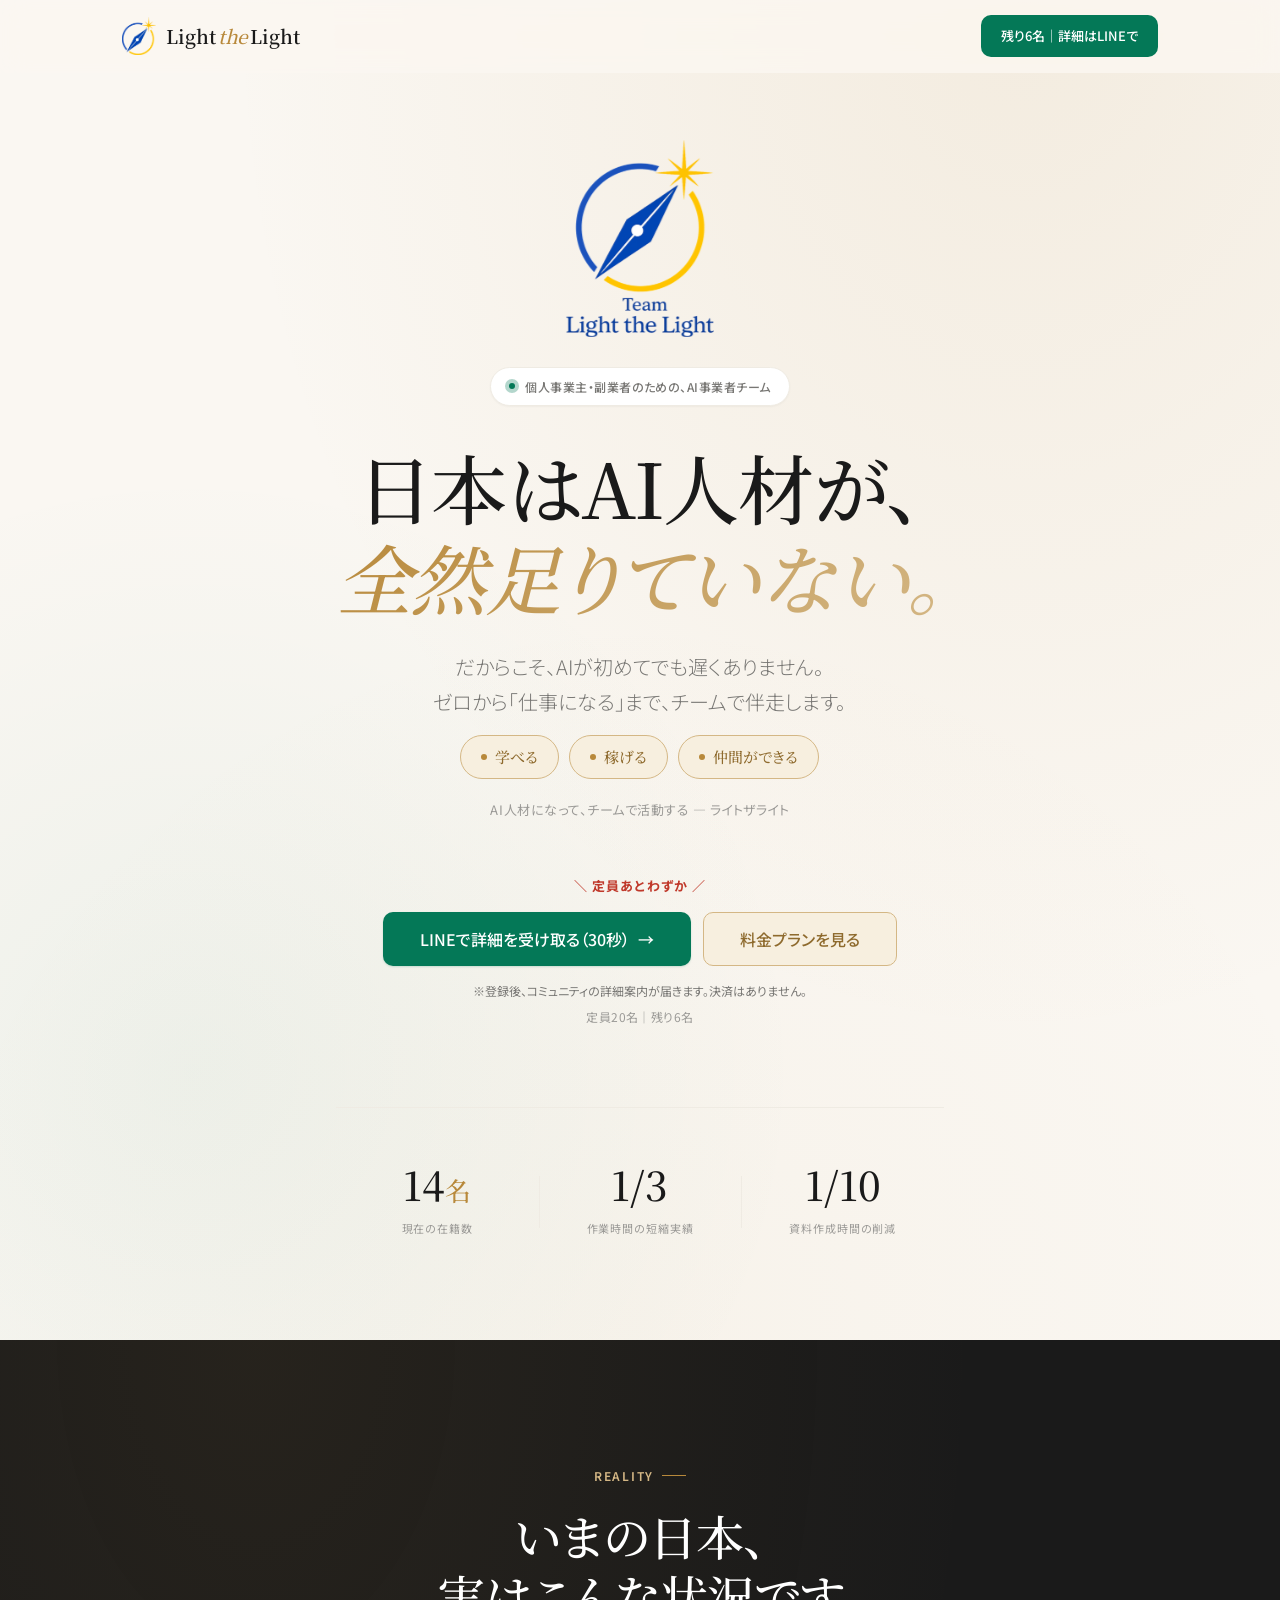
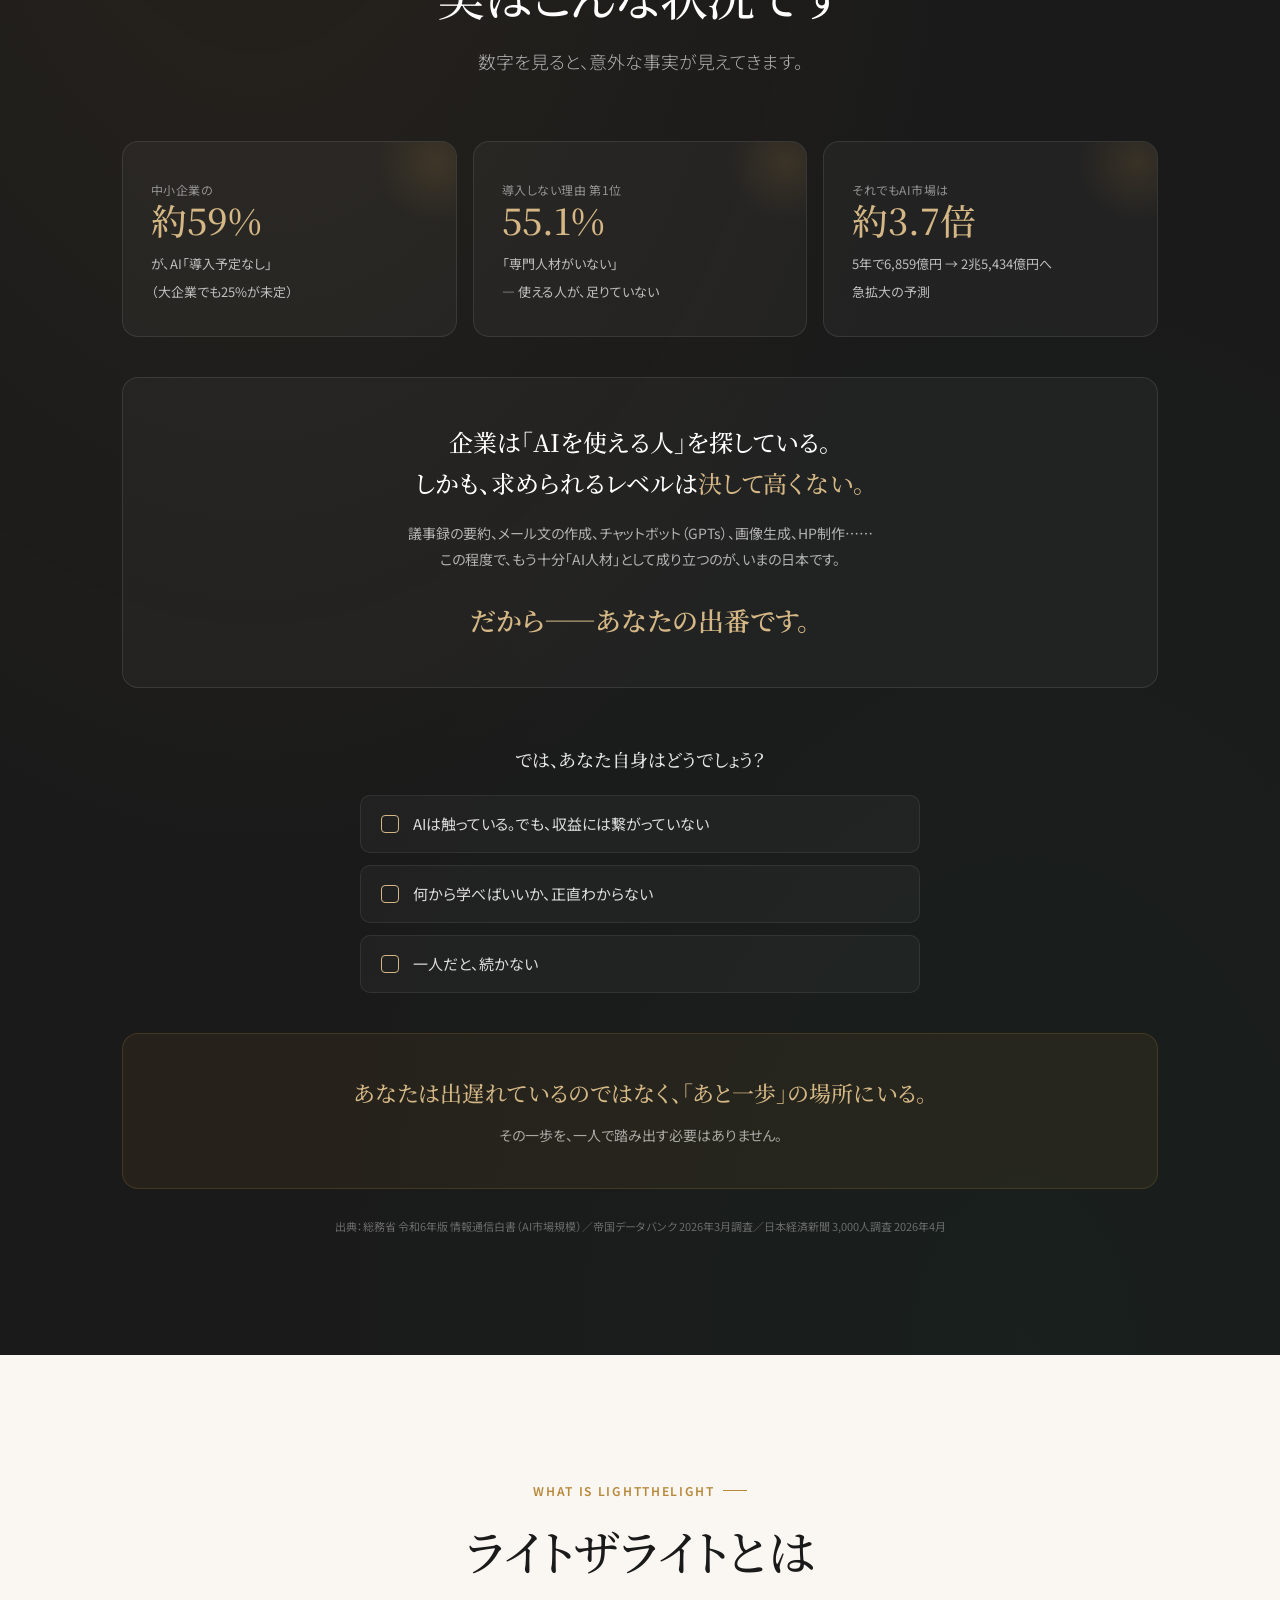
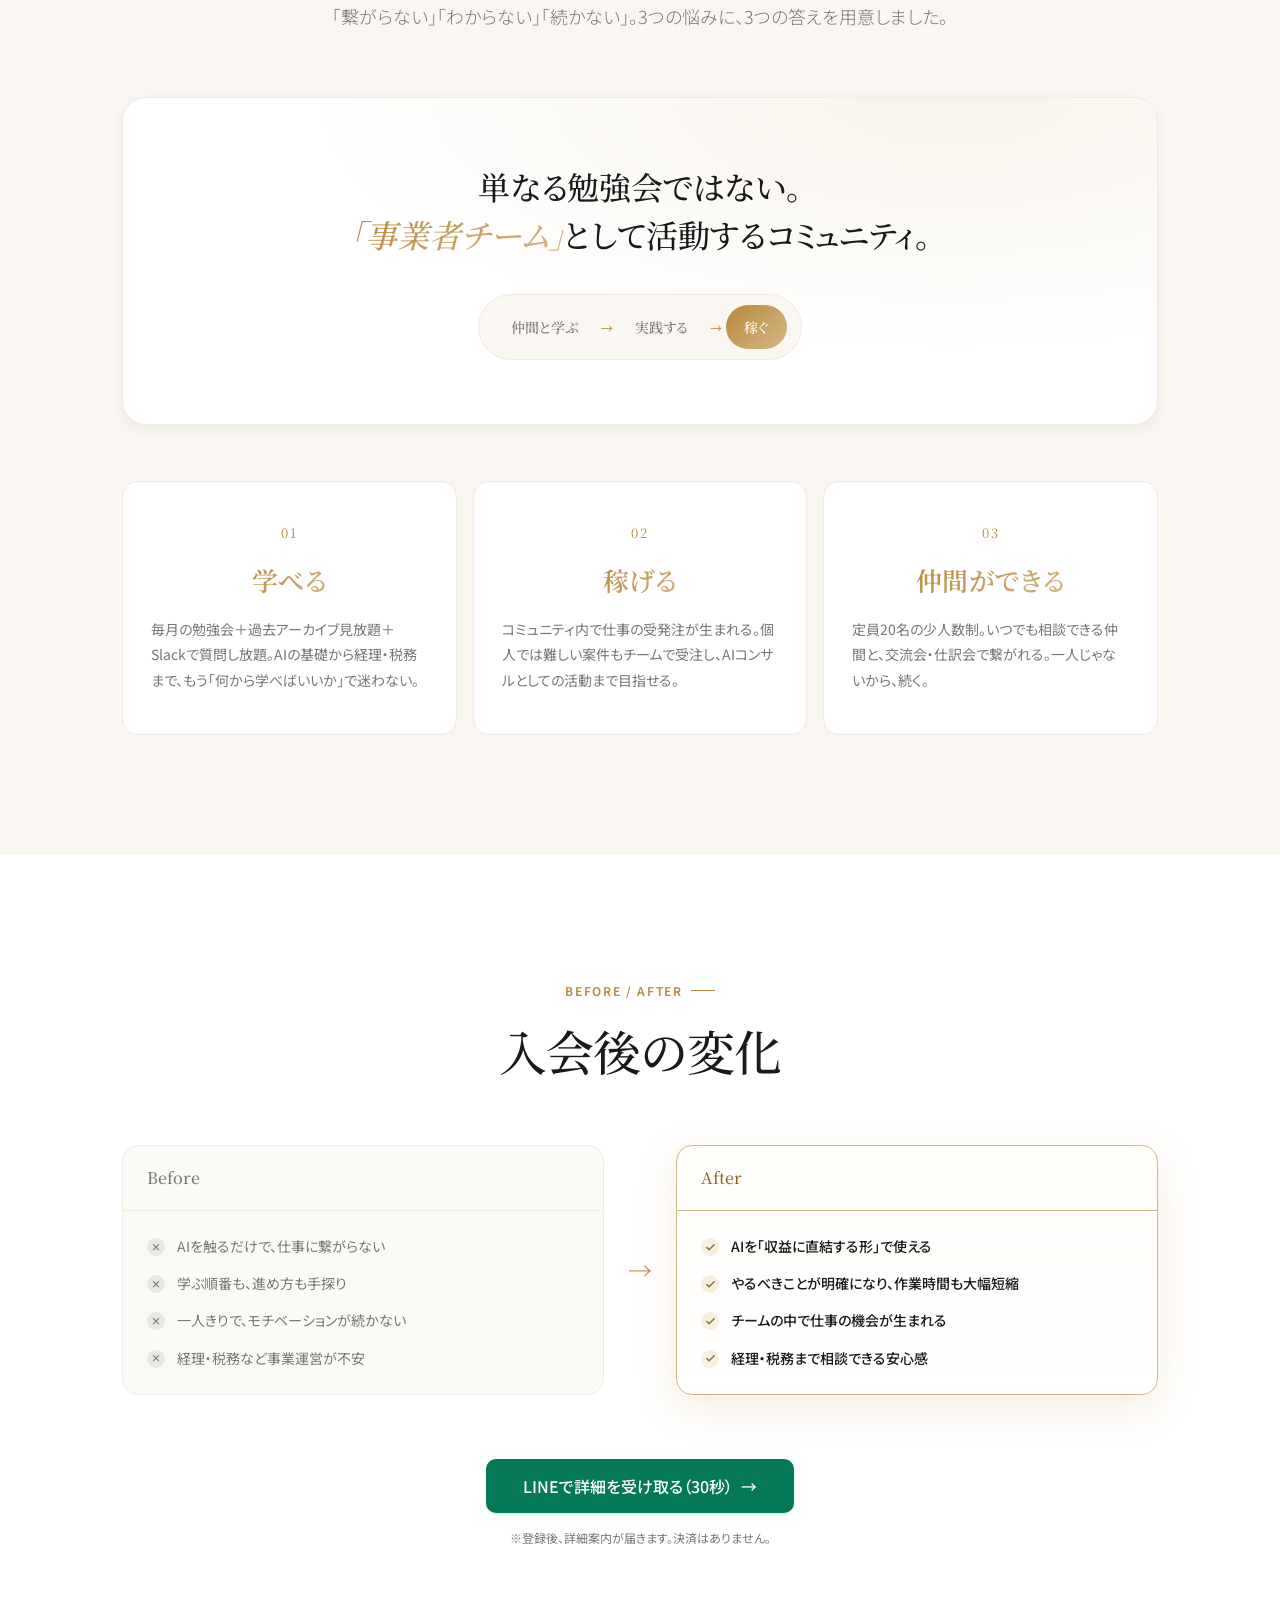
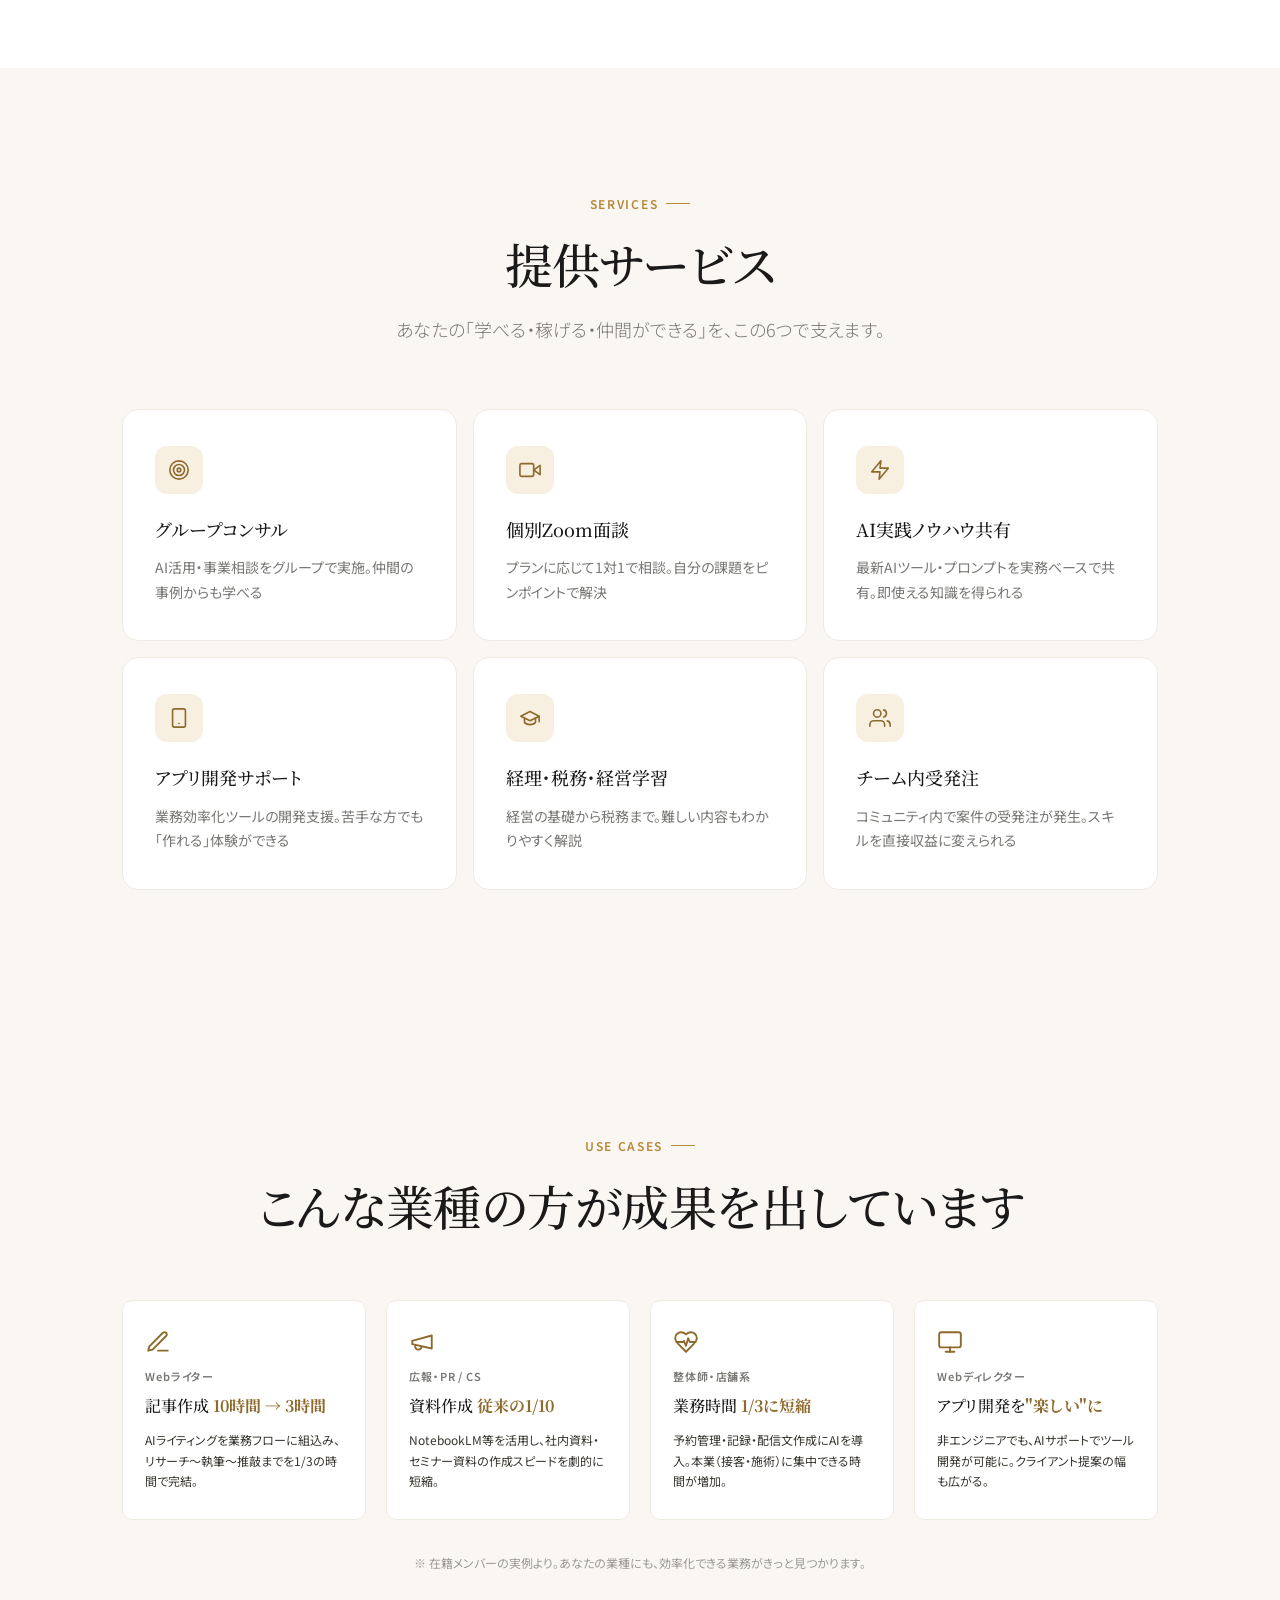
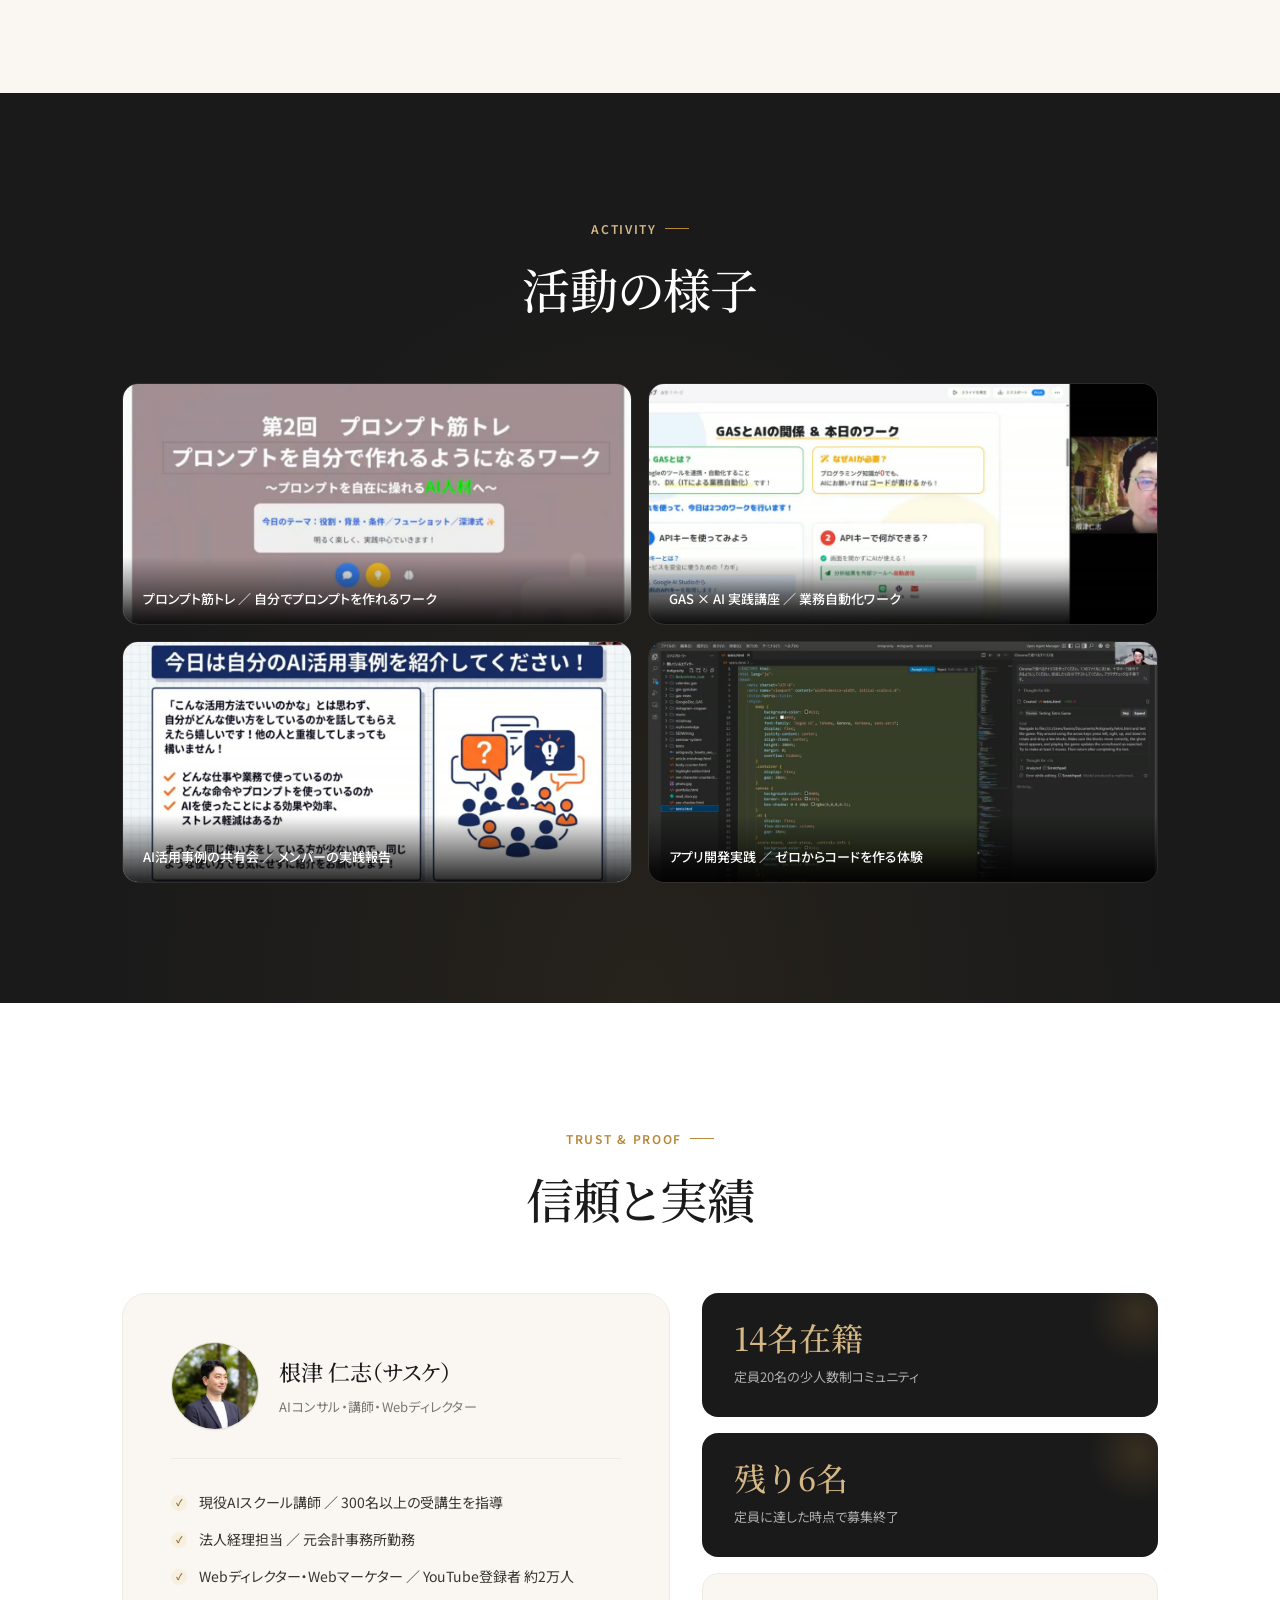
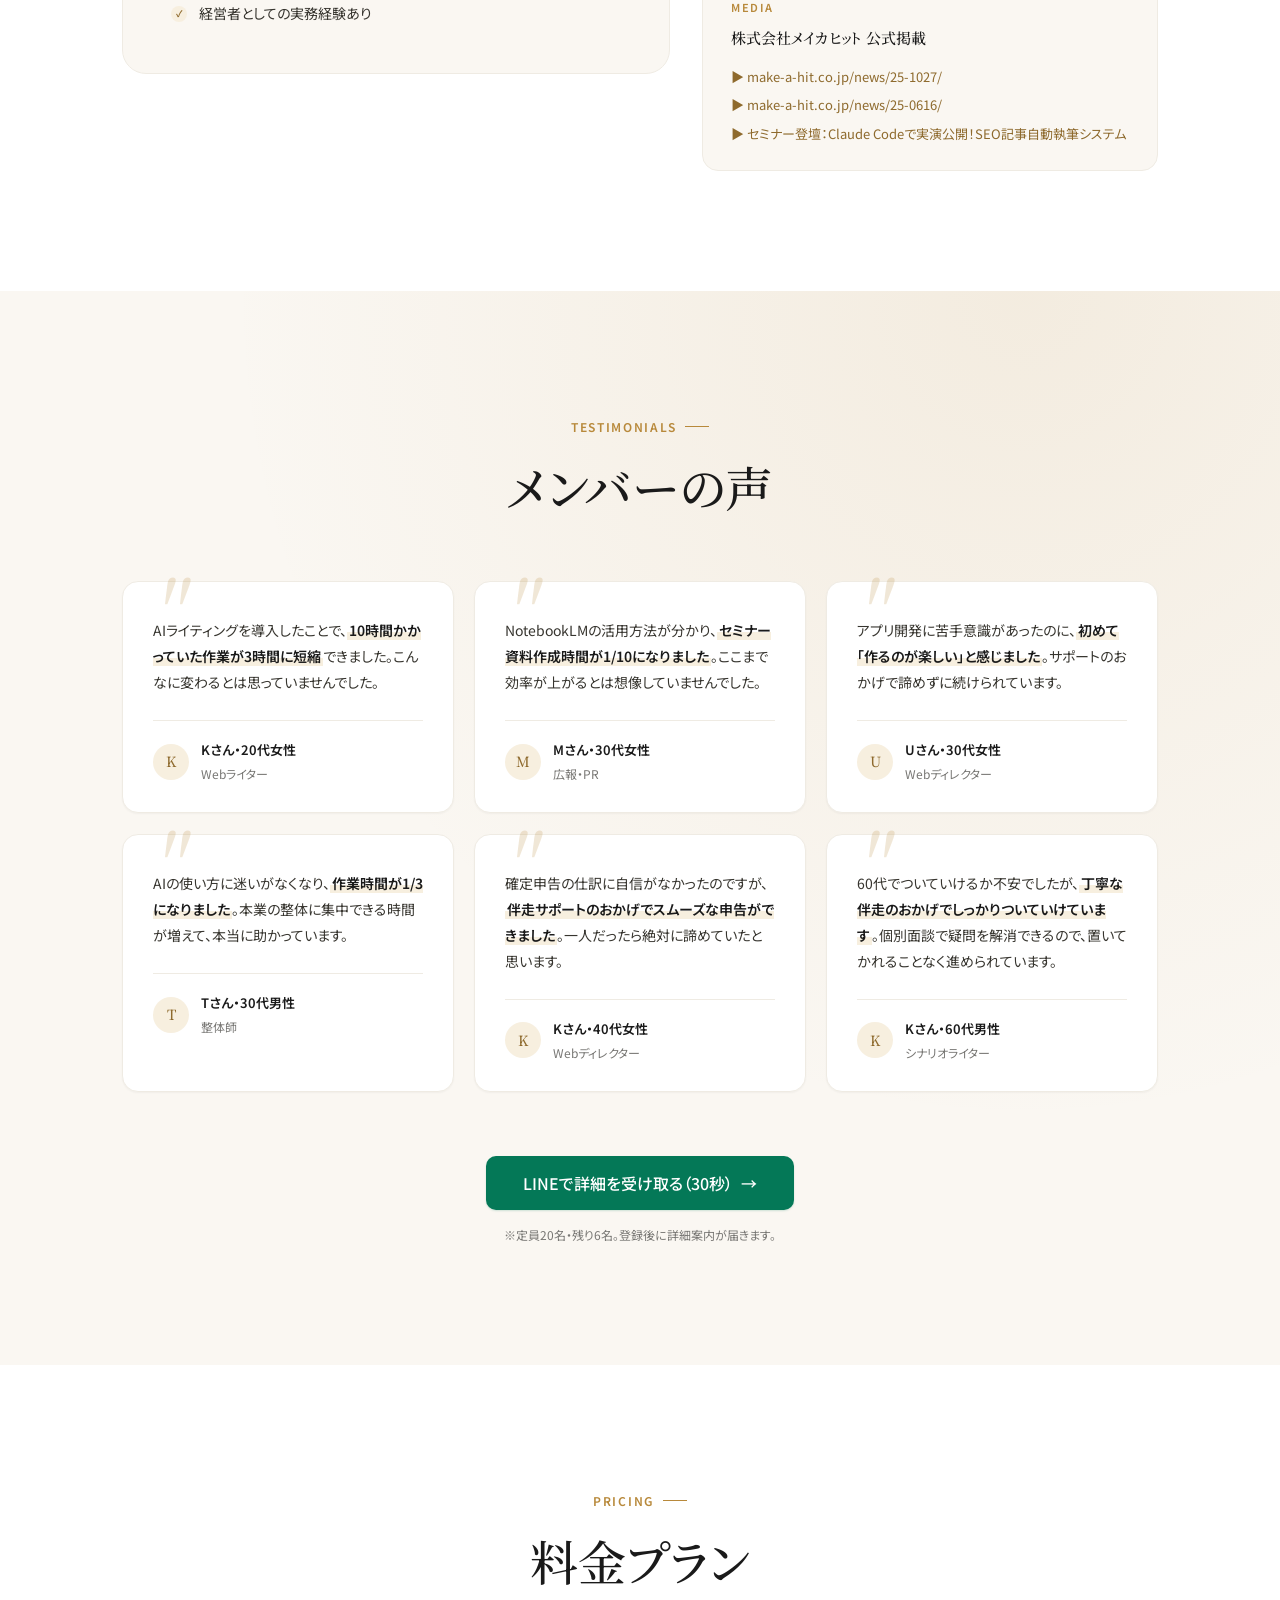
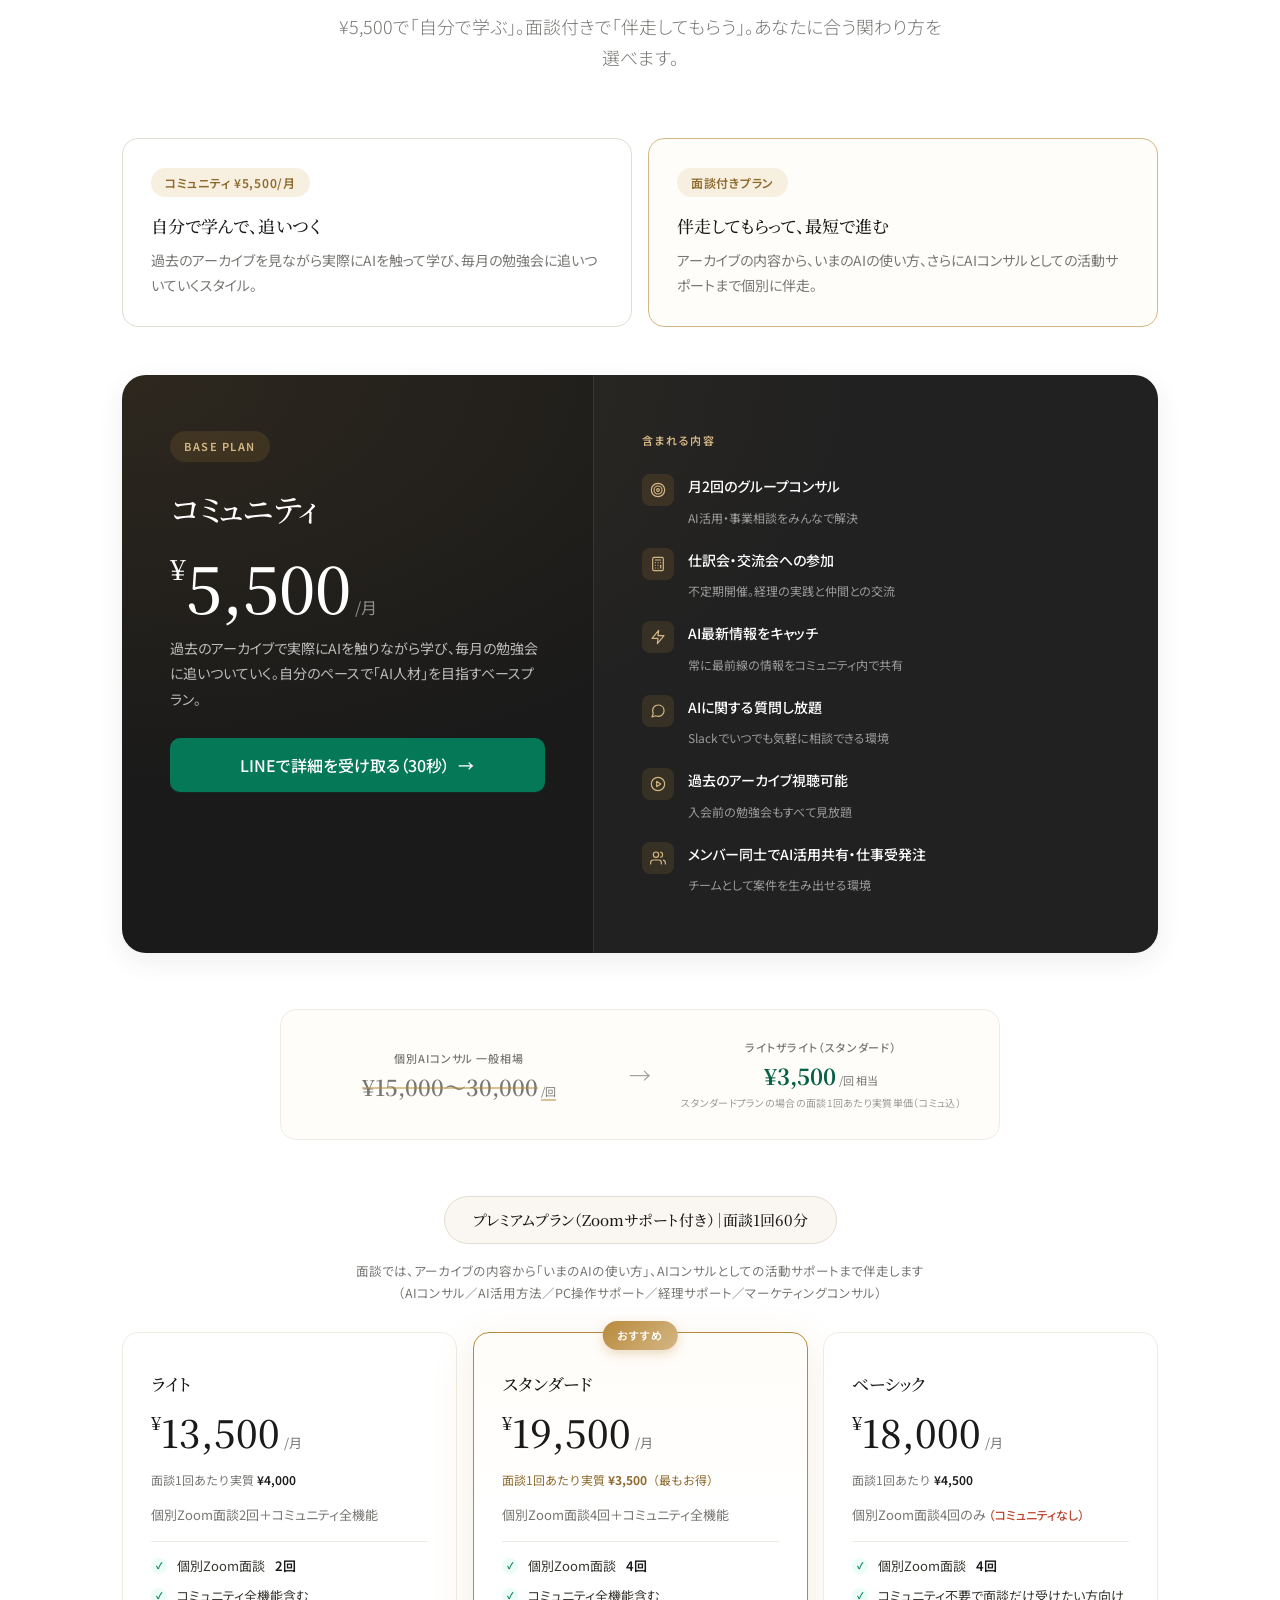
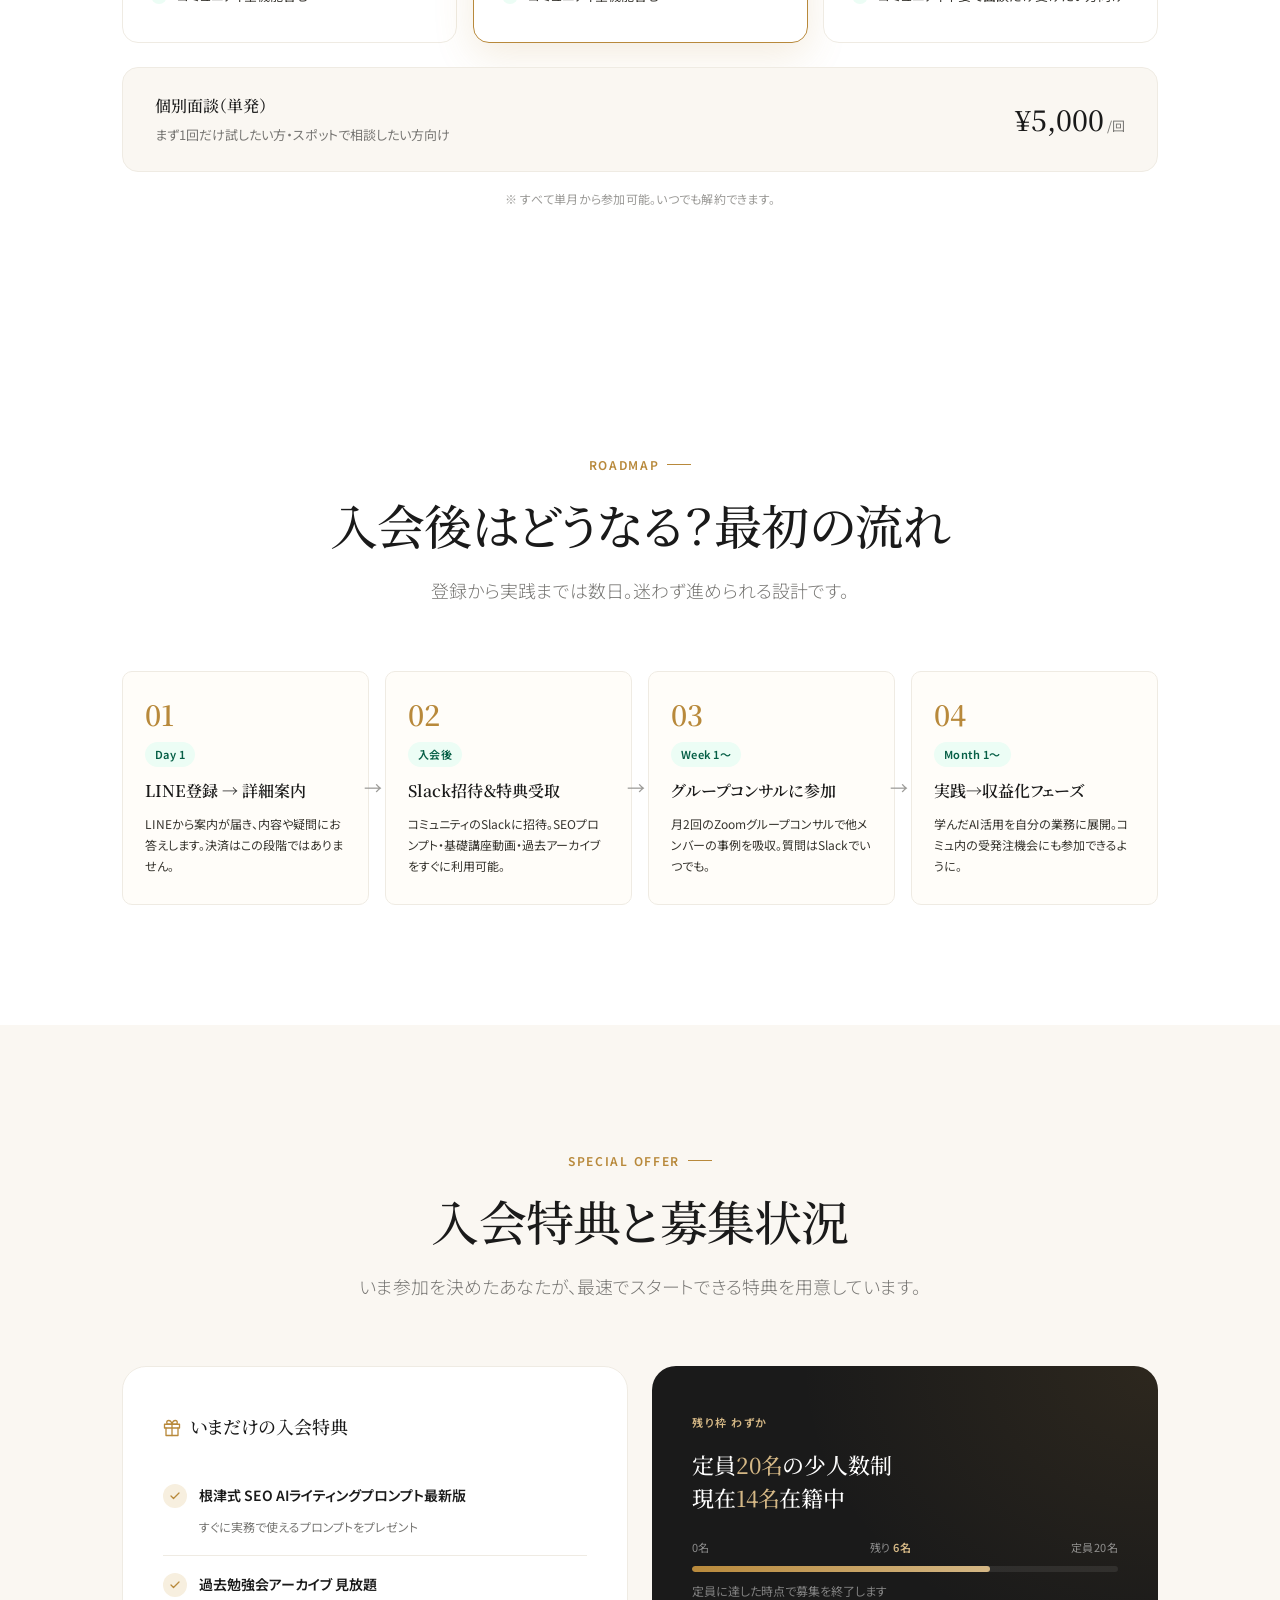
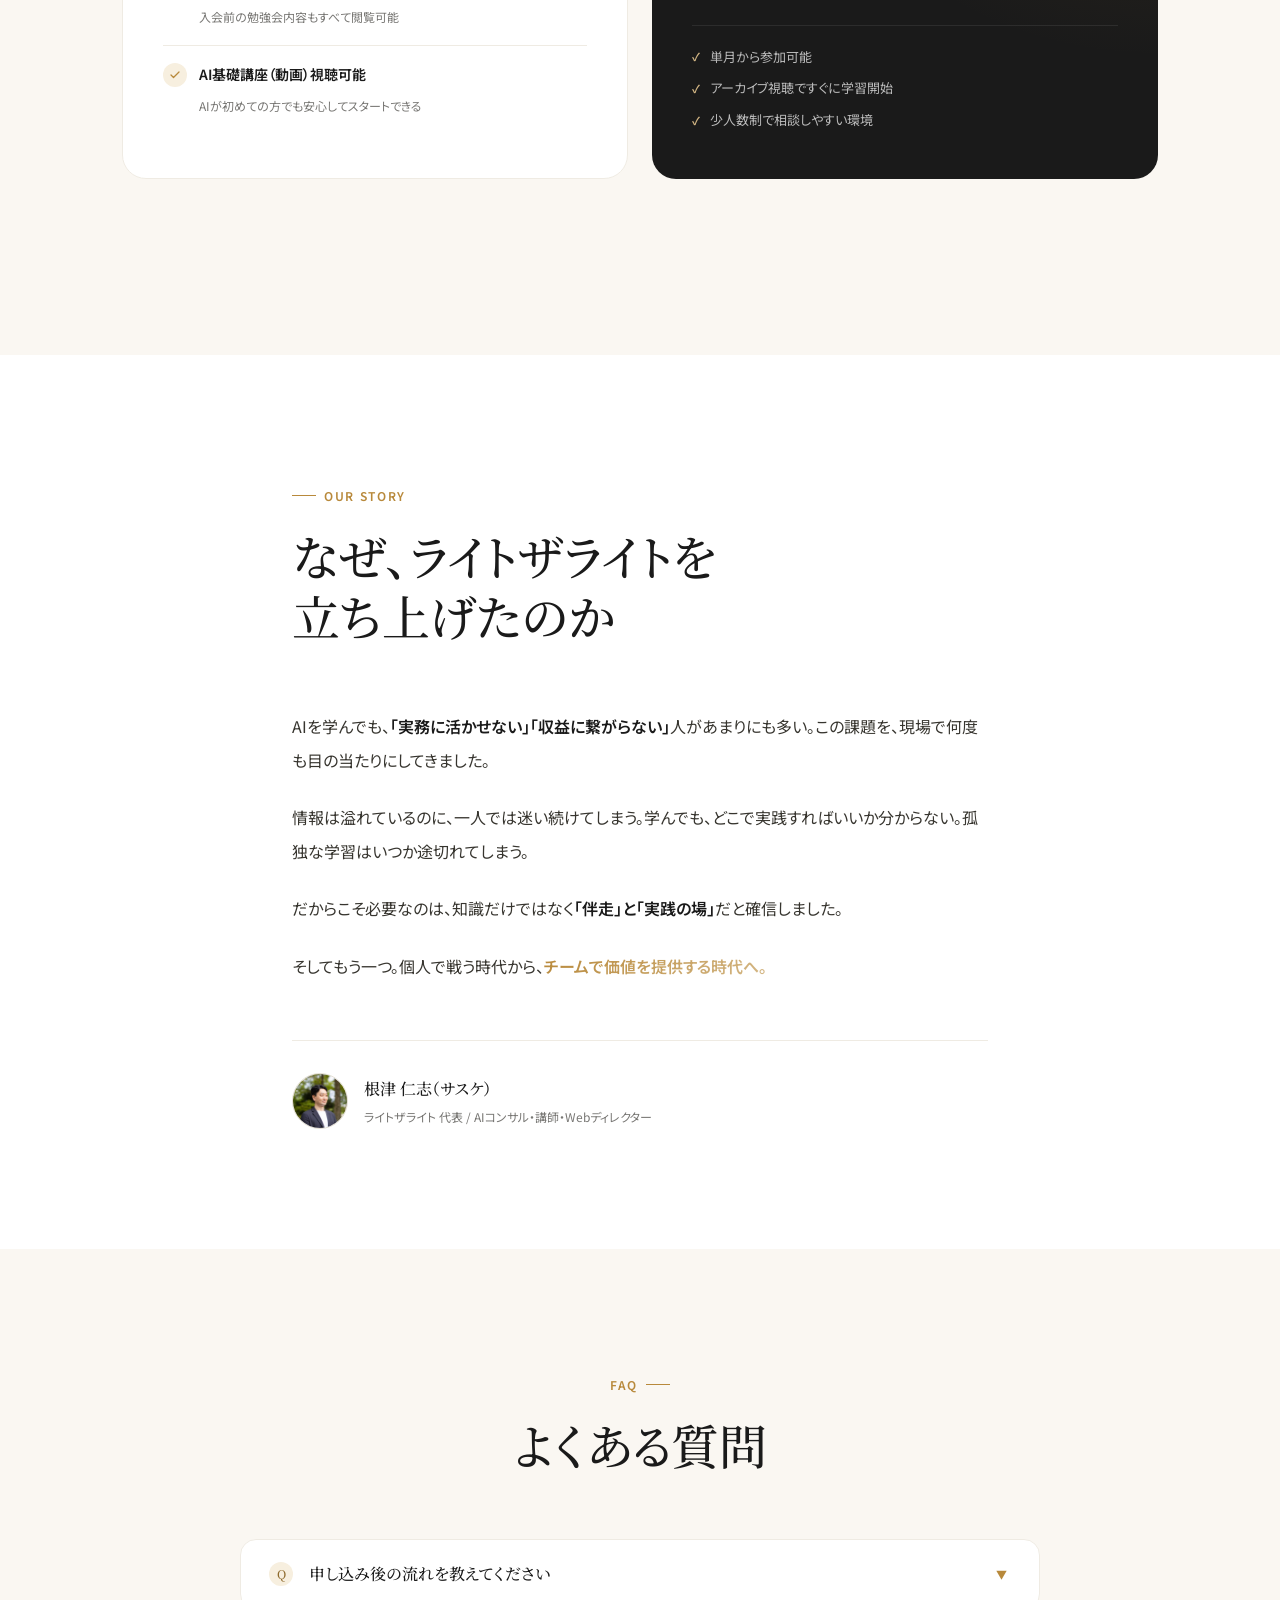
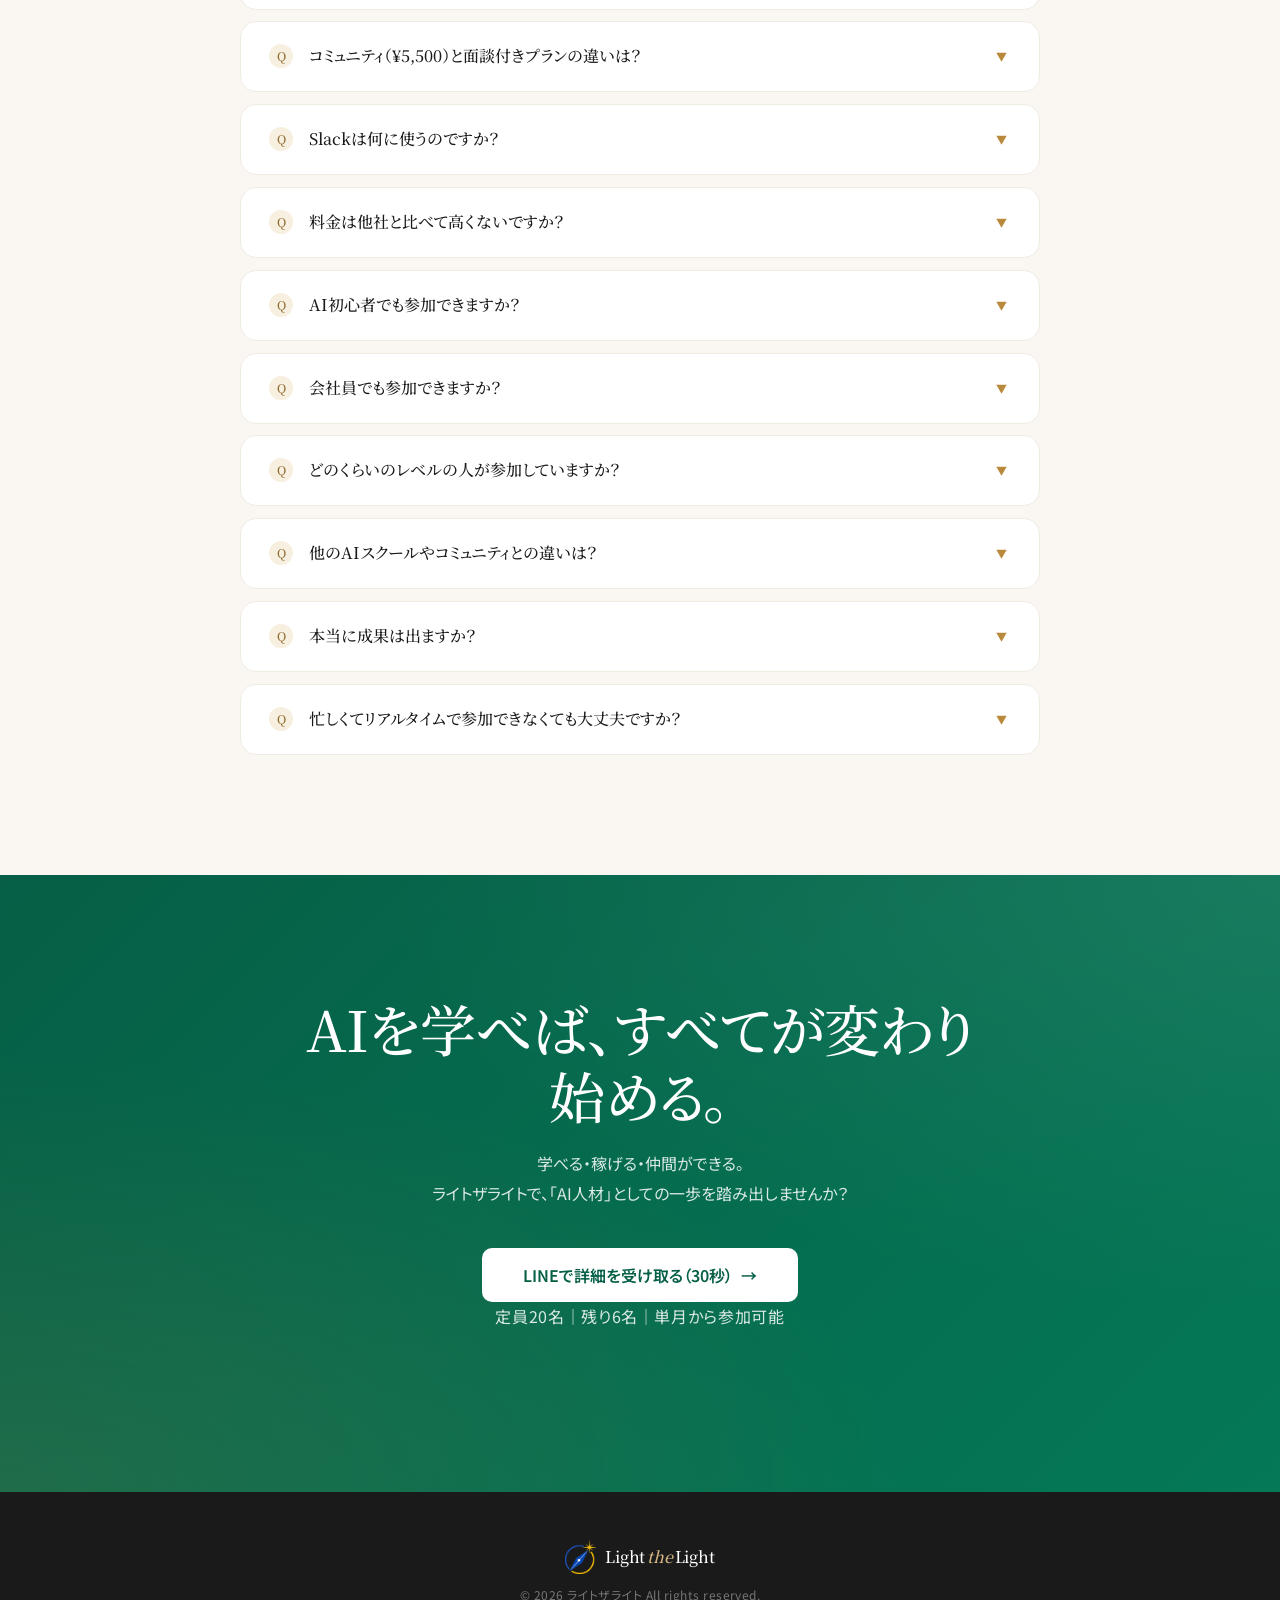
<file: index-pre-cro.html>
<!DOCTYPE html>
<html lang="ja">
<head>
    <meta charset="UTF-8">
    <meta name="viewport" content="width=device-width, initial-scale=1.0">
    <meta name="theme-color" content="#FAF7F2">
    <title>ライトザライト | 学べる・稼げる・仲間ができる AI事業者チーム</title>
    <meta name="description" content="日本はAI人材が全然足りていない――だから、チャンス。「学べる」「稼げる」「仲間ができる」の3つが揃った、個人事業主・副業者のためのAIコミュニティ「ライトザライト」。">
    <link rel="canonical" href="https://sasukewebjob-ai.github.io/light-the-light-lp/">
    <link rel="icon" type="image/png" sizes="64x64" href="favicon-64.png">
    <link rel="icon" href="favicon.ico" sizes="any">
    <link rel="apple-touch-icon" href="apple-touch-icon.png">

    <!-- OGP / Twitter Card -->
    <meta property="og:type" content="website">
    <meta property="og:url" content="https://sasukewebjob-ai.github.io/light-the-light-lp/">
    <meta property="og:title" content="ライトザライト | 学べる・稼げる・仲間ができる AI事業者チーム">
    <meta property="og:description" content="日本はAI人材が、全然足りていない。だからこそ、学んだ人からチャンスを掴める。学べる・稼げる・仲間ができる「事業者チーム」ライトザライト。">
    <meta property="og:image" content="https://sasukewebjob-ai.github.io/light-the-light-lp/seminar1.jpg">
    <meta property="og:locale" content="ja_JP">
    <meta property="og:site_name" content="ライトザライト">
    <meta name="twitter:card" content="summary_large_image">
    <meta name="twitter:title" content="ライトザライト | 学べる・稼げる・仲間ができる AI事業者チーム">
    <meta name="twitter:description" content="日本はAI人材が、全然足りていない。だからこそ、学んだ人からチャンスを掴める「事業者チーム」。">
    <meta name="twitter:image" content="https://sasukewebjob-ai.github.io/light-the-light-lp/seminar1.jpg">

    <link rel="preconnect" href="https://fonts.googleapis.com">
    <link rel="preconnect" href="https://fonts.gstatic.com" crossorigin>
    <link href="https://fonts.googleapis.com/css2?family=Noto+Sans+JP:wght@300;400;500;600;700&family=Noto+Serif+JP:wght@400;500;600;700&display=swap" rel="stylesheet">
    <style>
        *, *::before, *::after { box-sizing: border-box; margin: 0; padding: 0; }

        :root {
            /* ── Canvas / Surface (Notion warmth) ── */
            --bg-canvas:    #FAF7F2;
            --bg-surface:   #FFFFFF;
            --bg-elevated:  #FFFDF9;
            --bg-deep:      #1A1A1A;
            --bg-deep-soft: #2A2A28;

            /* ── Text (Notion charcoal) ── */
            --text-primary: #1A1A1A;
            --text-body:    #37352F;
            --text-muted:   #787774;
            --text-faint:   #9B9A97;
            --text-on-dark: #FFFFFF;

            /* ── Borders (hairline) ── */
            --border-subtle:  #EFEBE3;
            --border-default: #E2DDD1;
            --border-strong:  #C9C2B0;

            /* ── Accents (refined) ── */
            --gold:        #B8893B;
            --gold-soft:   #D4B785;
            --gold-deep:   #8E6A2D;
            --gold-bg:     #F7EFDF;
            --green:       #047857;
            --green-deep:  #065F46;
            --green-soft:  #10B981;
            --green-bg:    #ECFDF5;

            /* ── Gradients ── */
            --gold-grad:   linear-gradient(135deg, #B8893B 0%, #D4B785 100%);
            --mesh-gold:   radial-gradient(ellipse at 80% 0%, rgba(184,137,59,.10) 0%, transparent 55%);
            --mesh-green:  radial-gradient(ellipse at 20% 100%, rgba(4,120,87,.06) 0%, transparent 50%);

            /* ── Shadows (extra subtle) ── */
            --sh-hairline: 0 1px 2px rgba(26,26,26,.04);
            --sh-soft:     0 4px 16px rgba(26,26,26,.05);
            --sh-lift:     0 8px 28px rgba(26,26,26,.07);
            --sh-halo-gold:0 12px 40px rgba(184,137,59,.16);
            --sh-halo-green:0 12px 36px rgba(4,120,87,.18);

            /* ── Radius ── */
            --r-sm:  6px;
            --r-md:  10px;
            --r-lg:  16px;
            --r-xl:  24px;

            /* ── Fonts ── */
            --f-serif: 'Noto Serif JP', 'Hiragino Mincho ProN', 'YuMincho', serif;
            --f-sans:  'Noto Sans JP', 'Hiragino Sans', 'Yu Gothic', sans-serif;
        }

        html { scroll-behavior: smooth; overflow-x: hidden; overflow-x: clip; }
        body {
            font-family: var(--f-sans);
            color: var(--text-body);
            background: var(--bg-canvas);
            overflow-x: hidden;
            line-height: 1.75;
            font-weight: 400;
            font-feature-settings: "palt" 1;
            -webkit-font-smoothing: antialiased;
            text-rendering: optimizeLegibility;
            overflow-x: hidden;
        }
        a { text-decoration: none; color: inherit; }
        img { display: block; max-width: 100%; }

        /* ════════════════════════════════════════
           LAYOUT
        ════════════════════════════════════════ */
        .container { max-width: 1100px; margin: 0 auto; padding: 0 32px; }
        .container-narrow { max-width: 760px; margin: 0 auto; padding: 0 32px; }
        .sec { padding: 120px 0; position: relative; }

        @media (max-width: 768px) {
            .container, .container-narrow { padding: 0 20px; }
            .sec { padding: 72px 0; }
        }

        /* ════════════════════════════════════════
           TYPOGRAPHY (Stripe weight-300 × Notion serif)
        ════════════════════════════════════════ */
        .eyebrow {
            display: inline-flex; align-items: center; gap: 8px;
            font-family: var(--f-sans);
            font-size: 12px; font-weight: 600;
            letter-spacing: .14em; text-transform: uppercase;
            color: var(--gold);
            margin-bottom: 20px;
        }
        .eyebrow::before {
            content: ''; width: 24px; height: 1px;
            background: var(--gold); display: inline-block;
        }
        .eyebrow.center { justify-content: center; }
        .eyebrow.center::before { display: none; }
        .eyebrow.center::after {
            content: ''; width: 24px; height: 1px;
            background: var(--gold);
        }

        .h-display {
            font-family: var(--f-serif);
            font-weight: 500;
            font-size: clamp(36px, 6.5vw, 72px);
            line-height: 1.18;
            letter-spacing: -.02em;
            color: var(--text-primary);
        }
        .h-1 {
            font-family: var(--f-serif);
            font-weight: 500;
            font-size: clamp(30px, 4.5vw, 48px);
            line-height: 1.25;
            letter-spacing: -.015em;
            color: var(--text-primary);
            margin-bottom: 20px;
        }
        .h-2 {
            font-family: var(--f-serif);
            font-weight: 500;
            font-size: clamp(22px, 2.6vw, 28px);
            line-height: 1.45;
            letter-spacing: -.005em;
            color: var(--text-primary);
        }
        .lead {
            font-family: var(--f-sans);
            font-weight: 300;
            font-size: clamp(16px, 1.4vw, 19px);
            line-height: 1.75;
            color: var(--text-muted);
            max-width: 620px;
        }
        .lead.center { margin-left: auto; margin-right: auto; }

        .sec-head { margin-bottom: 64px; }
        .sec-head.center { text-align: center; }
        @media (max-width: 768px) { .sec-head { margin-bottom: 48px; } }

        /* ════════════════════════════════════════
           BUTTONS (Stripe-style)
        ════════════════════════════════════════ */
        .btn {
            display: inline-flex; align-items: center; justify-content: center;
            gap: 8px;
            font-family: var(--f-sans);
            font-size: 15px; font-weight: 500;
            padding: 14px 28px;
            border-radius: var(--r-md);
            border: 1px solid transparent;
            cursor: pointer;
            transition: all .25s cubic-bezier(.4, 0, .2, 1);
            white-space: nowrap;
            line-height: 1;
        }
        .btn-primary {
            background: var(--green);
            color: #fff;
            box-shadow: 0 1px 2px rgba(4,120,87,.18);
        }
        .btn-primary:hover {
            background: var(--green-deep);
            transform: translateY(-1px);
            box-shadow: 0 8px 22px rgba(4,120,87,.24);
        }
        .btn-secondary {
            background: var(--gold-bg);
            color: var(--gold-deep);
            border-color: var(--gold-soft);
        }
        .btn-secondary:hover {
            background: var(--gold-soft);
            color: var(--bg-surface);
            border-color: var(--gold-soft);
            transform: translateY(-1px);
        }
        .btn-lg { padding: 18px 36px; font-size: 16px; }
        .btn-arrow { transition: transform .25s ease; }
        .btn:hover .btn-arrow { transform: translateX(3px); }

        /* ════════════════════════════════════════
           FADE ANIMATION (directional)
        ════════════════════════════════════════ */
        .fade {
            opacity: 0;
            transform: translateY(40px);
            will-change: opacity, transform;
        }
        /* body付きでカード側の transition: all .3s より優先させる（表示後はJSがfadeクラスを外すのでhoverは元に戻る） */
        body .fade { transition: opacity .7s cubic-bezier(.16, 1, .3, 1), transform .7s cubic-bezier(.16, 1, .3, 1); }
        .fade-l { transform: translateX(-56px); }
        .fade-r { transform: translateX(56px); }
        .fade-zoom { transform: scale(.92) translateY(16px); }
        .fade.on { opacity: 1; transform: none; }
        /* stagger: 親に .stagger を付けると子の .fade がJSで順に登場（transition-delayを付与） */

        /* Hero：ページ表示時に上から順にシュッと登場 */
        @keyframes heroIn {
            from { opacity: 0; transform: translateY(30px); }
            to { opacity: 1; transform: none; }
        }
        .hero-inner > * { animation: heroIn .8s cubic-bezier(.16, 1, .3, 1) both; }
        .hero-inner > *:nth-child(1) { animation-delay: .05s; }
        .hero-inner > *:nth-child(2) { animation-delay: .13s; }
        .hero-inner > *:nth-child(3) { animation-delay: .21s; }
        .hero-inner > *:nth-child(4) { animation-delay: .29s; }
        .hero-inner > *:nth-child(5) { animation-delay: .37s; }
        .hero-inner > *:nth-child(6) { animation-delay: .45s; }
        .hero-inner > *:nth-child(7) { animation-delay: .53s; }
        .hero-inner > *:nth-child(8) { animation-delay: .61s; }
        .hero-inner > *:nth-child(9) { animation-delay: .69s; }
        .hero-inner > *:nth-child(10) { animation-delay: .77s; }
        .hero-inner > *:nth-child(11) { animation-delay: .85s; }

        @media (prefers-reduced-motion: reduce) {
            .fade, .fade-l, .fade-r, .fade-zoom {
                opacity: 1;
                transform: none;
                transition: none;
            }
            .hero-inner > * { animation: none; }
        }

        /* ===== Mid CTA ===== */
        .mid-cta { text-align: center; margin-top: 64px; }
        .mid-cta-note {
            font-size: 12px;
            color: var(--text-muted);
            margin-top: 14px;
        }
        @media (max-width: 640px) {
            .mid-cta { margin-top: 48px; }
            .mid-cta .btn { width: 100%; max-width: 360px; }
        }

        /* ===== SVG Icons ===== */
        .p-icon svg, .sol-point-icon svg, .srv-icon svg, .cpf-icon svg,
        .usecase-icon svg, .benefit-row .mark svg { display: block; }
        .p-icon, .cpf-icon { color: var(--gold-soft); }
        .sol-point-icon, .srv-icon, .usecase-icon { color: var(--gold-deep); }
        .usecase-icon { display: inline-flex; }
        .offer-benefits h3 svg { vertical-align: -3px; margin-right: 8px; color: var(--gold); }

        /* ════════════════════════════════════════
           NAV
        ════════════════════════════════════════ */
        .nav {
            position: fixed; top: 0; left: 0; right: 0; z-index: 999;
            background: rgba(250, 247, 242, .82);
            backdrop-filter: saturate(180%) blur(14px);
            -webkit-backdrop-filter: saturate(180%) blur(14px);
            border-bottom: 1px solid transparent;
            transition: border-color .3s ease, background .3s ease;
        }
        .nav.scrolled {
            border-bottom-color: var(--border-subtle);
            background: rgba(250, 247, 242, .94);
        }
        .nav-inner {
            display: flex; align-items: center; justify-content: space-between;
            height: 72px;
            max-width: 1100px; margin: 0 auto; padding: 0 32px;
        }
        .nav-logo {
            display: inline-flex; align-items: center; gap: 10px;
            font-family: var(--f-serif);
            font-size: 19px; font-weight: 600;
            color: var(--text-primary);
            letter-spacing: -.01em;
        }
        .nav-logo img { height: 38px; width: auto; display: block; }
        .nav-logo i { color: var(--gold); font-style: italic; font-weight: 500; margin: 0 .12em; }
        .nav-cta {
            background: var(--green);
            color: #fff;
            font-size: 13px; font-weight: 500;
            padding: 10px 20px;
            border-radius: var(--r-md);
            transition: all .25s ease;
        }
        .nav-cta:hover { background: var(--green-deep); transform: translateY(-1px); }
        @media (max-width: 768px) {
            .nav-inner { padding: 0 16px; height: 60px; gap: 10px; }
            .nav-logo { font-size: 15px; gap: 8px; flex-shrink: 0; white-space: nowrap; }
            .nav-logo img { height: 30px; }
            .nav-cta { font-size: 11px; padding: 8px 12px; white-space: nowrap; flex-shrink: 0; }
            /* 長文CTAボタンを全幅化してはみ出し防止 */
            .btn-lg { font-size: 15px; padding: 16px 22px; }
            .community-plan__cta, .btn-final { width: 100%; }
            .hero-ctas .btn { width: 100%; max-width: 360px; }
        }

        /* ════════════════════════════════════════
           HERO (hybrid showcase)
        ════════════════════════════════════════ */
        .hero {
            min-height: 100vh;
            display: flex; flex-direction: column;
            align-items: center; justify-content: center;
            text-align: center;
            padding: 140px 32px 100px;
            position: relative;
            background: var(--mesh-gold), var(--bg-canvas);
        }
        .hero::before {
            content: '';
            position: absolute; inset: 0;
            background:
                radial-gradient(ellipse at 15% 80%, rgba(4,120,87,.05) 0%, transparent 40%),
                radial-gradient(circle at 50% 100%, rgba(184,137,59,.04) 0%, transparent 50%);
            pointer-events: none;
        }
        .hero-inner { position: relative; max-width: 880px; }
        .hero-logo { width: 148px; height: auto; margin: 0 auto 30px; display: block; }
        .hero-pill {
            display: inline-flex; align-items: center; gap: 10px;
            background: var(--bg-surface);
            border: 1px solid var(--border-subtle);
            padding: 8px 18px;
            border-radius: 100px;
            font-size: 12px; font-weight: 500;
            color: var(--text-muted);
            letter-spacing: .04em;
            margin-bottom: 36px;
            box-shadow: var(--sh-hairline);
        }
        .hero-pill-dot {
            width: 6px; height: 6px;
            background: var(--green);
            border-radius: 50%;
            position: relative;
        }
        .hero-pill-dot::before {
            content: ''; position: absolute; inset: -4px;
            background: var(--green); border-radius: 50%;
            opacity: .3;
            animation: ping 2s cubic-bezier(0, 0, .2, 1) infinite;
        }
        @keyframes ping {
            75%, 100% { transform: scale(2.4); opacity: 0; }
        }
        .hero-title {
            font-family: var(--f-serif);
            font-weight: 500;
            font-size: clamp(36px, 7vw, 76px);
            line-height: 1.18;
            letter-spacing: -.02em;
            color: var(--text-primary);
            margin-bottom: 28px;
        }
        .hero-title .accent {
            background: var(--gold-grad);
            -webkit-background-clip: text;
            background-clip: text;
            color: transparent;
            font-style: italic;
        }
        .hero-sub {
            font-family: var(--f-sans);
            font-weight: 300;
            font-size: clamp(16px, 1.6vw, 20px);
            line-height: 1.75;
            color: var(--text-muted);
            max-width: 580px;
            margin: 0 auto 16px;
        }
        .hero-concept {
            font-size: 13px;
            color: var(--text-faint);
            letter-spacing: .04em;
            margin-bottom: 48px;
        }
        .hero-ctas {
            display: flex; gap: 12px; justify-content: center; flex-wrap: wrap;
            margin-bottom: 16px;
        }
        .hero-cta-microcopy {
            font-size: 12px;
            color: var(--text-muted);
            margin-top: 12px;
            line-height: 1.5;
        }
        .hero-cta-note {
            font-size: 12px; color: var(--text-faint);
            letter-spacing: .04em;
            margin-top: 6px;
        }
        .cta-urg {
            display: inline-block;
            color: #C0392B;
            font-size: 13px; font-weight: 700;
            letter-spacing: .08em;
            margin-bottom: 14px;
        }
        .hero-stats {
            display: grid;
            grid-template-columns: repeat(3, 1fr);
            gap: 0;
            margin-top: 80px; padding-top: 56px;
            border-top: 1px solid var(--border-subtle);
            max-width: 720px;
        }
        .hero-stat { text-align: center; padding: 0 16px; position: relative; }
        .hero-stat + .hero-stat::before {
            content: ''; position: absolute;
            left: 0; top: 12px; bottom: 12px;
            width: 1px; background: var(--border-subtle);
        }
        .hero-stat-num {
            display: block;
            font-family: var(--f-serif);
            font-weight: 500;
            font-size: clamp(28px, 3.4vw, 40px);
            line-height: 1;
            color: var(--text-primary);
            margin-bottom: 8px;
            font-feature-settings: "tnum" 1;
        }
        .hero-stat-num .unit { color: var(--gold); font-size: .65em; }
        .hero-stat-lbl {
            font-size: 11px;
            color: var(--text-faint);
            letter-spacing: .08em;
            text-transform: uppercase;
        }
        @media (max-width: 640px) {
            .hero { padding: 120px 20px 80px; }
            .hero-logo { width: 116px; margin-bottom: 22px; }
            .hero-stats { padding-top: 32px; margin-top: 48px; }
            .hero-stat { padding: 0 8px; }
            .hero-stat-lbl { font-size: 10px; letter-spacing: .04em; }
        }

        /* ===== Hero pillars (3本柱予告) ===== */
        .hero-pillars {
            display: flex; justify-content: center; flex-wrap: wrap;
            gap: 10px;
            margin-bottom: 20px;
        }
        .hero-pillar {
            display: inline-flex; align-items: center; gap: 8px;
            font-family: var(--f-serif);
            font-weight: 500; font-size: 15px;
            color: var(--gold-deep);
            background: var(--gold-bg);
            border: 1px solid var(--gold-soft);
            border-radius: 100px;
            padding: 8px 20px;
        }
        .hero-pillar::before {
            content: ''; width: 6px; height: 6px;
            border-radius: 50%; background: var(--gold);
        }
        @media (max-width: 640px) {
            .hero-pillar { font-size: 13px; padding: 7px 14px; }
        }

        /* ════════════════════════════════════════
           PROBLEM (dark canvas, refined)
        ════════════════════════════════════════ */
        .problem {
            background: var(--bg-deep);
            color: var(--text-on-dark);
            position: relative;
            overflow: hidden;
        }
        .problem::before {
            content: '';
            position: absolute; inset: 0;
            background:
                radial-gradient(ellipse at 20% 0%, rgba(184,137,59,.08) 0%, transparent 50%),
                radial-gradient(ellipse at 80% 100%, rgba(4,120,87,.06) 0%, transparent 50%);
            pointer-events: none;
        }
        .problem .container { position: relative; }
        .problem .eyebrow { color: var(--gold-soft); }
        .problem .h-1 { color: #fff; }
        .problem .lead { color: rgba(255,255,255,.65); }
        .problem-grid {
            display: grid;
            grid-template-columns: repeat(auto-fit, minmax(300px, 1fr));
            gap: 16px;
            margin-bottom: 48px;
        }
        .p-item {
            display: flex; align-items: flex-start; gap: 16px;
            background: rgba(255,255,255,.03);
            border: 1px solid rgba(255,255,255,.08);
            border-radius: var(--r-lg);
            padding: 24px 24px;
            transition: all .3s ease;
        }
        .p-item:hover {
            background: rgba(255,255,255,.05);
            border-color: rgba(184,137,59,.3);
            transform: translateY(-2px);
        }
        .p-icon {
            width: 36px; height: 36px; min-width: 36px;
            background: rgba(184,137,59,.12);
            border-radius: 8px;
            display: flex; align-items: center; justify-content: center;
            font-size: 18px;
        }
        .p-text {
            font-size: 15px;
            color: rgba(255,255,255,.84);
            line-height: 1.65;
        }
        .problem-bridge {
            text-align: center;
            padding: 40px 32px;
            background: rgba(184,137,59,.08);
            border: 1px solid rgba(184,137,59,.2);
            border-radius: var(--r-lg);
        }
        .problem-bridge p {
            font-family: var(--f-serif);
            font-size: 22px; font-weight: 500;
            color: var(--gold-soft);
            margin-bottom: 10px;
        }
        .problem-bridge small {
            display: block;
            font-size: 14px;
            color: rgba(255,255,255,.6);
            line-height: 1.8;
        }

        /* ===== Reality (日本の現状) ===== */
        .problem .num-grid { margin-bottom: 40px; }
        .problem .num-card {
            background: rgba(255,255,255,.04);
            border: 1px solid rgba(255,255,255,.09);
        }
        .jp-callout {
            text-align: center;
            padding: 44px 32px;
            background: rgba(255,255,255,.03);
            border: 1px solid rgba(255,255,255,.1);
            border-radius: var(--r-lg);
            margin-bottom: 56px;
        }
        .jp-callout-main {
            font-family: var(--f-serif);
            font-weight: 500;
            font-size: clamp(19px, 2.4vw, 24px);
            line-height: 1.7;
            color: #fff;
            margin-bottom: 16px;
        }
        .jp-callout-main em {
            font-style: normal;
            color: var(--gold-soft);
        }
        .jp-callout-sub {
            font-size: 14px;
            color: rgba(255,255,255,.65);
            line-height: 1.9;
            max-width: 600px;
            margin: 0 auto 24px;
        }
        .jp-callout-punch {
            font-family: var(--f-serif);
            font-weight: 600;
            font-size: clamp(20px, 2.6vw, 26px);
            color: var(--gold-soft);
        }
        .jp-you { max-width: 560px; margin: 0 auto 40px; }
        .jp-you-q {
            text-align: center;
            font-family: var(--f-serif);
            font-size: 18px; font-weight: 500;
            color: rgba(255,255,255,.88);
            margin-bottom: 20px;
        }
        .jp-check { display: flex; flex-direction: column; gap: 12px; }
        .jp-check-item {
            display: flex; align-items: center; gap: 14px;
            background: rgba(255,255,255,.03);
            border: 1px solid rgba(255,255,255,.08);
            border-radius: var(--r-md);
            padding: 16px 20px;
            font-size: 15px;
            color: rgba(255,255,255,.84);
            line-height: 1.6;
        }
        .jp-box {
            width: 18px; height: 18px; min-width: 18px;
            border: 1.5px solid var(--gold-soft);
            border-radius: 4px;
        }
        .jp-source {
            margin-top: 28px;
            font-size: 11px;
            color: rgba(255,255,255,.35);
            text-align: center;
            line-height: 1.7;
        }
        @media (max-width: 640px) {
            .jp-callout { padding: 32px 20px; }
            .jp-callout-sub br { display: none; }
        }

        /* ════════════════════════════════════════
           SOLUTION
        ════════════════════════════════════════ */
        .solution { background: var(--bg-canvas); }
        .sol-concept {
            background: var(--bg-surface);
            border: 1px solid var(--border-subtle);
            border-radius: var(--r-xl);
            padding: 64px 48px;
            box-shadow: var(--sh-soft);
            text-align: center;
            margin-bottom: 56px;
            position: relative;
            overflow: hidden;
        }
        .sol-concept::before {
            content: '';
            position: absolute; inset: 0;
            background: var(--mesh-gold);
            pointer-events: none;
        }
        .sol-concept-inner { position: relative; }
        .sol-concept h3 {
            font-family: var(--f-serif);
            font-weight: 500;
            font-size: clamp(22px, 3vw, 32px);
            line-height: 1.5;
            color: var(--text-primary);
            margin-bottom: 36px;
            letter-spacing: -.01em;
        }
        .sol-concept h3 em {
            font-style: italic;
            background: var(--gold-grad);
            -webkit-background-clip: text;
            background-clip: text;
            color: transparent;
        }
        .sol-flow {
            display: inline-flex; align-items: center;
            gap: 0; flex-wrap: nowrap;
            background: var(--bg-canvas);
            border: 1px solid var(--border-subtle);
            border-radius: 100px;
            padding: 10px 14px;
        }
        .flow-step {
            font-family: var(--f-serif);
            font-weight: 500;
            font-size: 14px;
            padding: 10px 18px;
            border-radius: 100px;
            white-space: nowrap;
        }
        .flow-step.outline { color: var(--text-muted); }
        .flow-step.active {
            background: var(--gold-grad);
            color: #fff;
        }
        .flow-arr { color: var(--gold); margin: 0 4px; font-size: 12px; }

        .sol-points {
            display: grid;
            grid-template-columns: repeat(auto-fit, minmax(240px, 1fr));
            gap: 16px;
        }
        .sol-point {
            background: var(--bg-surface);
            border: 1px solid var(--border-subtle);
            border-radius: var(--r-lg);
            padding: 32px 28px;
            transition: all .3s ease;
        }
        .sol-point:hover {
            transform: translateY(-3px);
            border-color: var(--gold-soft);
            box-shadow: var(--sh-soft);
        }
        .sol-point-icon {
            display: inline-flex;
            width: 44px; height: 44px;
            background: var(--gold-bg);
            border-radius: 10px;
            align-items: center; justify-content: center;
            font-size: 22px;
            margin-bottom: 18px;
        }
        .sol-point h4 {
            font-family: var(--f-serif);
            font-weight: 500;
            font-size: 17px;
            color: var(--text-primary);
            margin-bottom: 8px;
        }
        .sol-point p {
            font-size: 14px;
            color: var(--text-muted);
            line-height: 1.75;
        }

        @media (max-width: 600px) {
            .sol-concept { padding: 40px 24px; }
            .sol-flow { padding: 8px; gap: 0; }
            .flow-step { font-size: 13px; padding: 8px 12px; }
        }

        /* ===== Pillars (3本柱) ===== */
        .pillar-grid {
            display: grid;
            grid-template-columns: repeat(auto-fit, minmax(240px, 1fr));
            gap: 16px;
        }
        .pillar {
            background: var(--bg-surface);
            border: 1px solid var(--border-subtle);
            border-radius: var(--r-lg);
            padding: 40px 28px;
            text-align: center;
            transition: all .3s ease;
        }
        .pillar:hover {
            transform: translateY(-3px);
            border-color: var(--gold-soft);
            box-shadow: var(--sh-soft);
        }
        .pillar-num {
            font-family: var(--f-serif);
            font-size: 13px;
            letter-spacing: .14em;
            color: var(--gold);
            margin-bottom: 12px;
        }
        .pillar-title {
            display: inline-block;
            font-family: var(--f-serif);
            font-weight: 600;
            font-size: 26px;
            margin-bottom: 14px;
            background: var(--gold-grad);
            -webkit-background-clip: text;
            background-clip: text;
            color: transparent;
        }
        .pillar-copy {
            font-size: 14px;
            color: var(--text-muted);
            line-height: 1.85;
            text-align: left;
        }

        /* ════════════════════════════════════════
           BEFORE / AFTER
        ════════════════════════════════════════ */
        .benefits { background: var(--bg-surface); }
        .ba-wrap {
            display: grid;
            grid-template-columns: 1fr auto 1fr;
            gap: 24px;
            align-items: stretch;
            margin-bottom: 64px;
        }
        .ba-col {
            border-radius: var(--r-lg);
            border: 1px solid var(--border-subtle);
            overflow: hidden;
            display: flex; flex-direction: column;
        }
        .ba-col.before { background: #FAFAF7; }
        .ba-col.after {
            background: linear-gradient(180deg, var(--bg-elevated) 0%, var(--bg-surface) 100%);
            border-color: var(--gold-soft);
            box-shadow: var(--sh-halo-gold);
        }
        .ba-head {
            padding: 18px 24px;
            font-family: var(--f-serif);
            font-weight: 500;
            font-size: 16px;
            border-bottom: 1px solid var(--border-subtle);
            display: flex; align-items: center; gap: 10px;
        }
        .ba-col.before .ba-head { color: var(--text-muted); }
        .ba-col.after .ba-head { color: var(--gold-deep); border-bottom-color: var(--gold-soft); }
        .ba-body {
            padding: 24px;
            display: flex; flex-direction: column; gap: 14px;
            flex: 1;
        }
        .ba-item {
            display: flex; align-items: flex-start; gap: 12px;
            font-size: 14px;
            line-height: 1.65;
        }
        .ba-mark {
            width: 18px; height: 18px; min-width: 18px;
            border-radius: 50%;
            display: inline-flex; align-items: center; justify-content: center;
            font-size: 10px; font-weight: 700;
            margin-top: 3px;
        }
        .ba-col.before .ba-mark { background: rgba(120,119,116,.15); color: var(--text-muted); }
        .ba-col.after .ba-mark { background: var(--gold-bg); color: var(--gold-deep); }
        .ba-col.before .ba-item { color: var(--text-muted); }
        .ba-col.after .ba-item { color: var(--text-primary); font-weight: 500; }
        .ba-arr {
            display: flex; align-items: center; justify-content: center;
            font-size: 24px;
            color: var(--gold);
            font-family: var(--f-serif);
        }

        .num-grid {
            display: grid;
            grid-template-columns: repeat(auto-fit, minmax(220px, 1fr));
            gap: 16px;
        }
        .num-card {
            background: var(--bg-deep);
            border-radius: var(--r-lg);
            padding: 32px 28px;
            color: #fff;
            position: relative;
            overflow: hidden;
        }
        .num-card::before {
            content: '';
            position: absolute; top: -40px; right: -40px;
            width: 120px; height: 120px;
            background: radial-gradient(circle, rgba(184,137,59,.15), transparent 70%);
        }
        .num-from {
            font-size: 12px;
            color: rgba(255,255,255,.5);
            letter-spacing: .04em;
            margin-bottom: 6px;
            position: relative;
        }
        .num-val {
            display: block;
            font-family: var(--f-serif);
            font-weight: 500;
            font-size: 36px;
            line-height: 1;
            color: var(--gold-soft);
            margin-bottom: 10px;
            position: relative;
            font-feature-settings: "tnum" 1;
        }
        .num-lbl {
            font-size: 13px;
            color: rgba(255,255,255,.7);
            line-height: 1.6;
            position: relative;
        }

        @media (max-width: 768px) {
            .ba-wrap { grid-template-columns: 1fr; }
            .ba-arr { transform: rotate(90deg); padding: 8px 0; }
        }

        /* ════════════════════════════════════════
           SERVICES
        ════════════════════════════════════════ */
        .services { background: var(--bg-canvas); }
        .srv-grid {
            display: grid;
            grid-template-columns: repeat(auto-fit, minmax(300px, 1fr));
            gap: 16px;
        }
        .srv-card {
            background: var(--bg-surface);
            border: 1px solid var(--border-subtle);
            border-radius: var(--r-lg);
            padding: 36px 32px;
            transition: all .3s ease;
        }
        .srv-card:hover {
            transform: translateY(-3px);
            border-color: var(--gold-soft);
            box-shadow: var(--sh-soft);
        }
        .srv-icon {
            width: 48px; height: 48px;
            background: var(--gold-bg);
            border-radius: 12px;
            display: flex; align-items: center; justify-content: center;
            font-size: 22px;
            margin-bottom: 20px;
        }
        .srv-card h3 {
            font-family: var(--f-serif);
            font-weight: 500;
            font-size: 18px;
            color: var(--text-primary);
            margin-bottom: 10px;
        }
        .srv-card p {
            font-size: 14px;
            color: var(--text-muted);
            line-height: 1.75;
        }

        /* ════════════════════════════════════════
           ACTIVITY
        ════════════════════════════════════════ */
        .activity {
            background: var(--bg-deep);
            color: var(--text-on-dark);
            position: relative;
            overflow: hidden;
        }
        .activity::before {
            content: '';
            position: absolute; inset: 0;
            background: radial-gradient(ellipse at 50% 100%, rgba(184,137,59,.08), transparent 60%);
            pointer-events: none;
        }
        .activity .container { position: relative; }
        .activity .eyebrow { color: var(--gold-soft); }
        .activity .h-1 { color: #fff; }
        .activity .lead { color: rgba(255,255,255,.65); }

        .act-grid {
            display: grid;
            grid-template-columns: repeat(2, 1fr);
            gap: 16px;
        }
        .act-item {
            border-radius: var(--r-lg);
            overflow: hidden;
            position: relative;
            border: 1px solid rgba(255,255,255,.08);
        }
        .act-item img {
            width: 100%; height: 240px;
            object-fit: cover;
            transition: transform .6s ease;
        }
        .act-item:hover img { transform: scale(1.04); }
        .act-caption {
            position: absolute;
            bottom: 0; left: 0; right: 0;
            background: linear-gradient(180deg, transparent, rgba(0,0,0,.85));
            color: #fff;
            font-size: 13px;
            font-weight: 500;
            padding: 32px 20px 16px;
            line-height: 1.5;
        }
        @media (max-width: 600px) { .act-grid { grid-template-columns: 1fr; } }

        /* ════════════════════════════════════════
           USE CASES
        ════════════════════════════════════════ */
        .usecases { background: var(--bg-canvas); }
        .usecase-grid {
            display: grid;
            grid-template-columns: repeat(4, 1fr);
            gap: 20px;
            margin-top: 8px;
        }
        .usecase-card {
            background: var(--bg-surface);
            border: 1px solid var(--border-subtle);
            border-radius: var(--r-md);
            padding: 28px 22px;
            transition: all .25s ease;
        }
        .usecase-card:hover {
            border-color: var(--border-default);
            box-shadow: var(--sh-soft);
            transform: translateY(-2px);
        }
        .usecase-icon { font-size: 28px; margin-bottom: 12px; }
        .usecase-role {
            font-size: 11px;
            color: var(--text-muted);
            letter-spacing: .08em;
            font-weight: 600;
            margin-bottom: 8px;
        }
        .usecase-result {
            font-family: var(--f-serif);
            font-size: 16px;
            color: var(--text-primary);
            line-height: 1.5;
            margin-bottom: 12px;
            font-weight: 500;
        }
        .usecase-result strong {
            color: var(--gold-deep);
            font-weight: 700;
        }
        .usecase-desc {
            font-size: 12px;
            color: var(--text-body);
            line-height: 1.7;
        }
        .usecase-note {
            text-align: center;
            font-size: 12px;
            color: var(--text-faint);
            margin-top: 32px;
        }
        @media (max-width: 900px) {
            .usecase-grid { grid-template-columns: repeat(2, 1fr); }
        }
        @media (max-width: 480px) {
            .usecase-grid { grid-template-columns: 1fr; gap: 14px; }
        }

        /* ════════════════════════════════════════
           PROOF
        ════════════════════════════════════════ */
        .proof { background: var(--bg-surface); }
        .proof-grid {
            display: grid;
            grid-template-columns: 1.2fr 1fr;
            gap: 32px;
            align-items: start;
        }
        .profile-card {
            background: var(--bg-canvas);
            border: 1px solid var(--border-subtle);
            border-radius: var(--r-xl);
            padding: 48px;
        }
        .profile-top {
            display: flex; align-items: center; gap: 20px;
            margin-bottom: 32px;
            padding-bottom: 28px;
            border-bottom: 1px solid var(--border-subtle);
        }
        .profile-avatar {
            width: 88px; height: 88px;
            border-radius: 50%;
            overflow: hidden;
            flex-shrink: 0;
            border: 1px solid var(--border-default);
            box-shadow: var(--sh-hairline);
        }
        .profile-avatar img { width: 100%; height: 100%; object-fit: cover; }
        .profile-name {
            font-family: var(--f-serif);
            font-weight: 500;
            font-size: 22px;
            color: var(--text-primary);
            margin-bottom: 4px;
            letter-spacing: -.01em;
        }
        .profile-role {
            font-size: 13px;
            color: var(--text-muted);
            letter-spacing: .02em;
        }
        .profile-items { display: flex; flex-direction: column; gap: 14px; }
        .profile-item {
            display: flex; gap: 12px; align-items: flex-start;
            font-size: 14px; color: var(--text-body);
            line-height: 1.65;
        }
        .profile-item::before {
            content: ''; width: 16px; height: 16px;
            background: var(--gold-bg);
            color: var(--gold-deep);
            border-radius: 50%;
            display: inline-flex; align-items: center; justify-content: center;
            font-size: 9px; font-weight: 700;
            content: '✓';
            flex-shrink: 0;
            margin-top: 4px;
        }

        .proof-stats { display: flex; flex-direction: column; gap: 16px; }
        .stat-blk {
            background: var(--bg-deep);
            border-radius: var(--r-lg);
            padding: 28px 32px;
            color: #fff;
            position: relative;
            overflow: hidden;
        }
        .stat-blk::before {
            content: '';
            position: absolute; top: -30px; right: -30px;
            width: 100px; height: 100px;
            background: radial-gradient(circle, rgba(184,137,59,.18), transparent 70%);
        }
        .stat-blk-num {
            display: block;
            font-family: var(--f-serif);
            font-weight: 500;
            font-size: 32px;
            line-height: 1;
            color: var(--gold-soft);
            margin-bottom: 8px;
            position: relative;
            font-feature-settings: "tnum" 1;
        }
        .stat-blk-lbl {
            font-size: 13px;
            color: rgba(255,255,255,.65);
            position: relative;
        }

        .media-blk {
            background: var(--bg-canvas);
            border: 1px solid var(--border-subtle);
            border-radius: var(--r-lg);
            padding: 24px 28px;
        }
        .media-lbl {
            font-size: 11px; font-weight: 600;
            color: var(--gold);
            letter-spacing: .14em;
            text-transform: uppercase;
            margin-bottom: 8px;
        }
        .media-name {
            font-family: var(--f-serif);
            font-weight: 500;
            font-size: 15px;
            color: var(--text-primary);
            margin-bottom: 14px;
        }
        .media-link {
            display: block;
            font-size: 13px;
            color: var(--gold-deep);
            margin-top: 6px;
            word-break: break-all;
            transition: color .2s;
        }
        .media-link:hover { color: var(--gold); }

        @media (max-width: 768px) {
            .proof-grid { grid-template-columns: 1fr; }
            .profile-card { padding: 32px 24px; }
            .profile-top { flex-direction: column; align-items: flex-start; gap: 16px; }
        }

        /* ════════════════════════════════════════
           TESTIMONIALS
        ════════════════════════════════════════ */
        .testimonials {
            background: var(--bg-canvas);
            position: relative;
        }
        .testimonials::before {
            content: '';
            position: absolute; inset: 0;
            background: var(--mesh-gold);
            pointer-events: none;
        }
        .testimonials .container { position: relative; }
        .tes-grid {
            display: grid;
            grid-template-columns: repeat(3, 1fr);
            gap: 20px;
        }
        @media (max-width: 900px) { .tes-grid { grid-template-columns: repeat(2, 1fr); } }
        @media (max-width: 560px) { .tes-grid { grid-template-columns: 1fr; } }
        .tes-card {
            background: var(--bg-surface);
            border: 1px solid var(--border-subtle);
            border-radius: var(--r-lg);
            padding: 36px 30px 28px;
            position: relative;
            transition: all .3s ease;
            box-shadow: var(--sh-hairline);
        }
        .tes-card:hover {
            transform: translateY(-3px);
            box-shadow: var(--sh-soft);
            border-color: var(--gold-soft);
        }
        .tes-card::before {
            content: '"';
            position: absolute;
            top: -8px; left: 24px;
            font-family: var(--f-serif);
            font-size: 80px;
            color: var(--gold);
            opacity: .2;
            line-height: 1;
            font-style: italic;
        }
        .tes-text {
            font-size: 14px;
            color: var(--text-body);
            line-height: 1.85;
            margin-bottom: 24px;
            position: relative;
        }
        .tes-hl {
            background: linear-gradient(180deg, transparent 60%, var(--gold-bg) 60%);
            color: var(--text-primary);
            font-weight: 600;
            padding: 0 2px;
        }
        .tes-author {
            display: flex; align-items: center; gap: 12px;
            padding-top: 18px;
            border-top: 1px solid var(--border-subtle);
        }
        .tes-avatar {
            width: 36px; height: 36px;
            border-radius: 50%;
            background: var(--gold-bg);
            color: var(--gold-deep);
            font-family: var(--f-serif);
            font-weight: 500;
            font-size: 14px;
            display: flex; align-items: center; justify-content: center;
            flex-shrink: 0;
        }
        .tes-name {
            font-size: 13px; font-weight: 600;
            color: var(--text-primary);
        }
        .tes-role {
            font-size: 12px;
            color: var(--text-muted);
            margin-top: 2px;
        }

        /* ════════════════════════════════════════
           PRICING (Stripe-style)
        ════════════════════════════════════════ */
        .pricing { background: var(--bg-surface); }
        .anchor-compare {
            max-width: 720px;
            margin: 0 auto 56px;
            padding: 28px 24px;
            background: var(--bg-elevated);
            border: 1px solid var(--border-subtle);
            border-radius: var(--r-lg);
        }
        .anchor-compare__row {
            display: grid;
            grid-template-columns: 1fr auto 1fr;
            gap: 16px;
            align-items: center;
        }
        .anchor-compare__col { text-align: center; }
        .anchor-compare__col--market .anchor-compare__val {
            color: var(--text-muted);
            text-decoration: line-through;
            text-decoration-color: rgba(184,137,59,.5);
            text-decoration-thickness: 2px;
        }
        .anchor-compare__col--ours .anchor-compare__val {
            color: var(--green-deep);
            font-weight: 700;
        }
        .anchor-compare__lbl {
            font-size: 11px;
            color: var(--text-muted);
            letter-spacing: .08em;
            margin-bottom: 6px;
            font-weight: 500;
        }
        .anchor-compare__val {
            font-family: var(--f-serif);
            font-size: 22px;
            font-weight: 600;
            font-feature-settings: "tnum" 1;
            line-height: 1.2;
        }
        .anchor-compare__val span {
            font-family: var(--f-sans);
            font-size: 11px;
            font-weight: 400;
            color: var(--text-muted);
            margin-left: 3px;
        }
        .anchor-compare__arr {
            color: var(--text-faint);
            font-size: 22px;
            font-weight: 300;
        }
        .anchor-compare__note {
            font-size: 10px;
            color: var(--text-faint);
            margin-top: 4px;
            letter-spacing: .03em;
        }
        @media (max-width: 600px) {
            .anchor-compare { padding: 22px 16px; }
            .anchor-compare__row {
                grid-template-columns: 1fr;
                gap: 10px;
            }
            .anchor-compare__arr { transform: rotate(90deg); }
            .anchor-compare__val { font-size: 20px; }
        }

        /* 使い分けガイド */
        .plan-guide {
            display: grid;
            grid-template-columns: 1fr 1fr;
            gap: 16px;
            margin-bottom: 48px;
        }
        .plan-guide-col {
            background: var(--bg-surface);
            border: 1px solid var(--border-default);
            border-radius: var(--r-lg);
            padding: 28px;
        }
        .plan-guide-col--premium {
            border-color: var(--gold-soft);
            background: var(--bg-elevated);
        }
        .plan-guide-tag {
            display: inline-block;
            font-size: 12px; font-weight: 600;
            letter-spacing: .06em;
            color: var(--gold-deep);
            background: var(--gold-bg);
            border-radius: 100px;
            padding: 4px 14px;
            margin-bottom: 14px;
        }
        .plan-guide-col p {
            font-size: 14px;
            color: var(--text-muted);
            line-height: 1.8;
        }
        .plan-guide-col p strong {
            display: block;
            font-family: var(--f-serif);
            font-weight: 500;
            font-size: 17px;
            color: var(--text-primary);
            margin-bottom: 6px;
        }
        @media (max-width: 700px) {
            .plan-guide { grid-template-columns: 1fr; }
        }

        /* コミュニティ強調カード */
        .community-plan {
            display: grid;
            grid-template-columns: 1fr 1.2fr;
            gap: 0;
            background: var(--bg-deep);
            border-radius: var(--r-xl);
            overflow: hidden;
            margin-bottom: 56px;
            box-shadow: var(--sh-lift);
            position: relative;
        }
        .community-plan::before {
            content: '';
            position: absolute; inset: 0;
            background: radial-gradient(ellipse at 0% 0%, rgba(184,137,59,.12), transparent 50%);
            pointer-events: none;
        }
        .community-plan__left {
            padding: 56px 48px;
            display: flex; flex-direction: column; gap: 18px;
            position: relative;
        }
        .community-plan__tag {
            display: inline-flex; align-items: center; gap: 8px;
            background: rgba(184,137,59,.15);
            color: var(--gold-soft);
            font-size: 11px; font-weight: 600;
            letter-spacing: .14em; text-transform: uppercase;
            padding: 6px 14px;
            border-radius: 100px;
            width: fit-content;
        }
        .community-plan__name {
            font-family: var(--f-serif);
            font-weight: 500;
            font-size: 32px;
            color: #fff;
            letter-spacing: -.01em;
        }
        .community-plan__price {
            font-family: var(--f-serif);
            font-weight: 500;
            font-size: 64px;
            color: #fff;
            line-height: 1;
            font-feature-settings: "tnum" 1;
        }
        .community-plan__price .yen { font-size: 28px; vertical-align: top; }
        .community-plan__price .unit {
            font-family: var(--f-sans);
            font-size: 16px; font-weight: 400;
            color: rgba(255,255,255,.5);
            margin-left: 4px;
        }
        .community-plan__desc {
            font-size: 14px;
            color: rgba(255,255,255,.7);
            line-height: 1.8;
        }
        .community-plan__cta { margin-top: 8px; }
        .community-plan__right {
            background: rgba(255,255,255,.03);
            border-left: 1px solid rgba(255,255,255,.08);
            padding: 56px 48px;
            position: relative;
        }
        .community-plan__features-title {
            font-size: 11px; font-weight: 600;
            color: var(--gold-soft);
            letter-spacing: .14em;
            text-transform: uppercase;
            margin-bottom: 24px;
        }
        .community-plan__features { display: flex; flex-direction: column; gap: 18px; }
        .cpf-item { display: flex; align-items: flex-start; gap: 14px; }
        .cpf-icon {
            width: 32px; height: 32px; min-width: 32px;
            background: rgba(184,137,59,.15);
            border-radius: 8px;
            display: flex; align-items: center; justify-content: center;
            font-size: 14px;
        }
        .cpf-item strong {
            display: block;
            font-size: 14px; font-weight: 500;
            color: #fff;
            margin-bottom: 3px;
        }
        .cpf-item small {
            font-size: 12px;
            color: rgba(255,255,255,.55);
            line-height: 1.55;
        }

        /* プレミアムプランラベル */
        .zoom-plan-label {
            text-align: center;
            margin-bottom: 16px;
        }
        .zoom-plan-menu {
            text-align: center;
            font-size: 12.5px;
            color: var(--text-muted);
            margin-bottom: 28px;
        }
        .zoom-plan-label span {
            display: inline-block;
            font-family: var(--f-serif);
            font-weight: 500;
            font-size: 15px;
            color: var(--text-primary);
            border: 1px solid var(--border-default);
            background: var(--bg-canvas);
            padding: 10px 28px;
            border-radius: 100px;
        }

        /* プレミアムプラン3カラム */
        .zoom-plan-grid {
            display: grid;
            grid-template-columns: repeat(3, 1fr);
            gap: 16px;
            margin-bottom: 24px;
            align-items: stretch;
        }
        .plan-card {
            background: var(--bg-surface);
            border: 1px solid var(--border-subtle);
            border-radius: var(--r-lg);
            padding: 36px 28px;
            position: relative;
            display: flex; flex-direction: column; gap: 14px;
            transition: all .3s ease;
        }
        .plan-card:hover {
            border-color: var(--border-strong);
            box-shadow: var(--sh-hairline);
        }
        .plan-card--popular {
            border-color: var(--gold);
            box-shadow: var(--sh-halo-gold);
            background: linear-gradient(180deg, var(--bg-elevated) 0%, var(--bg-surface) 60%);
        }
        .plan-card--popular:hover {
            border-color: var(--gold);
            box-shadow: var(--sh-halo-gold);
        }
        .plan-badge {
            position: absolute;
            top: -12px; left: 50%;
            transform: translateX(-50%);
            background: var(--gold-grad);
            color: #fff;
            font-size: 11px; font-weight: 600;
            letter-spacing: .1em;
            padding: 5px 14px;
            border-radius: 100px;
            white-space: nowrap;
            box-shadow: 0 4px 12px rgba(184,137,59,.3);
        }
        .plan-name {
            font-family: var(--f-serif);
            font-weight: 500;
            font-size: 17px;
            color: var(--text-primary);
        }
        .plan-price {
            font-family: var(--f-serif);
            font-weight: 500;
            font-size: 38px;
            color: var(--text-primary);
            line-height: 1;
            font-feature-settings: "tnum" 1;
        }
        .plan-yen { font-size: 18px; font-weight: 500; vertical-align: top; }
        .plan-unit {
            font-family: var(--f-sans);
            font-size: 13px; font-weight: 400;
            color: var(--text-muted);
            margin-left: 4px;
        }
        .plan-per-session {
            font-size: 12px;
            color: var(--text-muted);
            font-feature-settings: "tnum" 1;
            margin-top: 4px;
        }
        .plan-per-session strong {
            font-weight: 600;
            color: var(--text-primary);
        }
        .plan-card--popular .plan-per-session {
            color: var(--gold-deep);
        }
        .plan-card--popular .plan-per-session strong {
            color: var(--gold-deep);
            font-weight: 700;
        }
        .plan-desc {
            font-size: 13px;
            color: var(--text-muted);
            line-height: 1.65;
            padding-bottom: 16px;
            border-bottom: 1px solid var(--border-subtle);
        }
        .plan-features {
            list-style: none;
            display: flex; flex-direction: column; gap: 10px;
            flex: 1;
        }
        .plan-features li {
            font-size: 13px;
            color: var(--text-body);
            display: flex; align-items: flex-start; gap: 10px;
            line-height: 1.55;
        }
        .plan-features li::before {
            content: ''; width: 16px; height: 16px;
            background: var(--green-bg);
            border-radius: 50%;
            display: inline-flex; align-items: center; justify-content: center;
            color: var(--green);
            font-size: 9px; font-weight: 700;
            content: '✓';
            flex-shrink: 0;
            margin-top: 2px;
        }
        .plan-features li strong { color: var(--text-primary); font-weight: 600; }
        .plan-warn {
            color: #BC4630;
            font-weight: 500;
            font-size: 12px;
        }

        /* 単発プラン */
        .tanpatsu-plan {
            background: var(--bg-canvas);
            border: 1px solid var(--border-subtle);
            border-radius: var(--r-lg);
            padding: 24px 32px;
            margin-bottom: 16px;
        }
        .tanpatsu-plan__inner {
            display: flex; align-items: center;
            gap: 24px;
            flex-wrap: wrap;
        }
        .tanpatsu-plan__name {
            font-family: var(--f-serif);
            font-weight: 500;
            font-size: 16px;
            color: var(--text-primary);
            margin-bottom: 4px;
        }
        .tanpatsu-plan__desc {
            font-size: 13px;
            color: var(--text-muted);
        }
        .tanpatsu-plan__price {
            font-family: var(--f-serif);
            font-weight: 500;
            font-size: 28px;
            color: var(--text-primary);
            margin-left: auto;
            white-space: nowrap;
            font-feature-settings: "tnum" 1;
        }
        .tanpatsu-plan__price span {
            font-family: var(--f-sans);
            font-size: 13px; font-weight: 400;
            color: var(--text-muted);
        }
        .pricing-note {
            text-align: center;
            font-size: 12px;
            color: var(--text-faint);
            margin-top: 16px;
            letter-spacing: .02em;
        }

        @media (max-width: 900px) {
            .community-plan { grid-template-columns: 1fr; }
            .community-plan__left, .community-plan__right { padding: 36px 28px; min-width: 0; }
            .community-plan__right { border-left: none; border-top: 1px solid rgba(255,255,255,.08); }
            .zoom-plan-grid {
                grid-template-columns: 1fr;
                gap: 18px;
                padding: 8px 0 4px;
            }
            .tanpatsu-plan__price { margin-left: 0; }
        }

        /* ════════════════════════════════════════
           OFFER
        ════════════════════════════════════════ */
        /* ════════════════════════════════════════
           ROADMAP
        ════════════════════════════════════════ */
        .roadmap { background: var(--bg-surface); }
        .roadmap-flow {
            display: grid;
            grid-template-columns: repeat(4, 1fr);
            gap: 16px;
            counter-reset: roadmap;
        }
        .roadmap-step {
            position: relative;
            padding: 28px 22px;
            background: var(--bg-elevated);
            border: 1px solid var(--border-subtle);
            border-radius: var(--r-md);
        }
        .roadmap-step::after {
            content: '→';
            position: absolute;
            top: 50%; right: -14px;
            transform: translateY(-50%);
            color: var(--text-faint);
            font-size: 18px;
            z-index: 2;
        }
        .roadmap-step:last-child::after { display: none; }
        .roadmap-step__num {
            font-family: var(--f-serif);
            font-size: 28px;
            color: var(--gold);
            font-weight: 600;
            line-height: 1;
            margin-bottom: 10px;
            font-feature-settings: "tnum" 1;
        }
        .roadmap-step__day {
            display: inline-block;
            font-size: 11px;
            font-weight: 600;
            color: var(--green-deep);
            background: var(--green-bg);
            padding: 3px 10px;
            border-radius: 100px;
            margin-bottom: 12px;
            letter-spacing: .04em;
        }
        .roadmap-step__title {
            font-family: var(--f-serif);
            font-size: 16px;
            font-weight: 600;
            color: var(--text-primary);
            margin-bottom: 10px;
            line-height: 1.5;
        }
        .roadmap-step__desc {
            font-size: 12px;
            color: var(--text-body);
            line-height: 1.75;
        }
        @media (max-width: 900px) {
            .roadmap-flow { grid-template-columns: repeat(2, 1fr); }
            .roadmap-step:nth-child(2)::after { display: none; }
        }
        @media (max-width: 480px) {
            .roadmap-flow { grid-template-columns: 1fr; }
            .roadmap-step::after {
                content: '↓';
                top: auto; bottom: -16px;
                left: 50%; right: auto;
                transform: translateX(-50%);
            }
            .roadmap-step:nth-child(2)::after { display: block; }
            .roadmap-step:last-child::after { display: none; }
        }

        .offer { background: var(--bg-canvas); }
        .offer-grid {
            display: grid;
            grid-template-columns: 1fr 1fr;
            gap: 24px;
            margin-bottom: 56px;
        }
        .offer-benefits {
            background: var(--bg-surface);
            border: 1px solid var(--border-subtle);
            border-radius: var(--r-xl);
            padding: 44px 40px;
        }
        .offer-benefits h3 {
            font-family: var(--f-serif);
            font-weight: 500;
            font-size: 18px;
            color: var(--text-primary);
            margin-bottom: 24px;
        }
        .benefit-row {
            display: flex; align-items: flex-start; gap: 12px;
            padding: 16px 0;
            border-bottom: 1px solid var(--border-subtle);
        }
        .benefit-row:last-child { border-bottom: none; }
        .benefit-row .mark {
            width: 24px; height: 24px; min-width: 24px;
            background: var(--gold-bg);
            color: var(--gold);
            border-radius: 50%;
            display: inline-flex; align-items: center; justify-content: center;
            font-size: 12px;
            margin-top: 1px;
        }
        .benefit-row strong {
            display: block;
            font-size: 14px; font-weight: 600;
            color: var(--text-primary);
            margin-bottom: 4px;
        }
        .benefit-row small {
            font-size: 12px;
            color: var(--text-muted);
            line-height: 1.55;
        }

        .offer-urgency {
            background: var(--bg-deep);
            border-radius: var(--r-xl);
            padding: 44px 40px;
            color: #fff;
            display: flex; flex-direction: column; justify-content: center;
            position: relative;
            overflow: hidden;
        }
        .offer-urgency::before {
            content: '';
            position: absolute; inset: 0;
            background: radial-gradient(ellipse at 100% 0%, rgba(184,137,59,.12), transparent 50%);
            pointer-events: none;
        }
        .urg-content { position: relative; }
        .urg-label {
            font-size: 11px; font-weight: 600;
            letter-spacing: .14em;
            color: var(--gold-soft);
            text-transform: uppercase;
            margin-bottom: 16px;
        }
        .urg-title {
            font-family: var(--f-serif);
            font-weight: 500;
            font-size: 22px;
            line-height: 1.5;
            margin-bottom: 24px;
            letter-spacing: -.005em;
        }
        .urg-title em { color: var(--gold-soft); font-style: normal; }
        .bar-labels {
            display: flex; justify-content: space-between;
            font-size: 11px;
            color: rgba(255,255,255,.5);
            margin-bottom: 8px;
            letter-spacing: .04em;
        }
        .bar-labels strong { color: var(--gold-soft); font-weight: 600; }
        .bar-track {
            height: 6px;
            background: rgba(255,255,255,.08);
            border-radius: 100px;
            overflow: hidden;
            margin-bottom: 8px;
        }
        .bar-fill {
            height: 100%;
            width: 70%;
            background: var(--gold-grad);
            border-radius: 100px;
            animation: barfill 1.6s cubic-bezier(.4,0,.2,1) .3s both;
        }
        @keyframes barfill { from { width: 0; } to { width: 70%; } }
        .bar-note {
            font-size: 12px;
            color: rgba(255,255,255,.45);
            margin-bottom: 24px;
        }
        .urg-ease {
            border-top: 1px solid rgba(255,255,255,.08);
            padding-top: 20px;
            display: flex; flex-direction: column; gap: 9px;
        }
        .urg-ease-item {
            font-size: 13px;
            color: rgba(255,255,255,.7);
            display: flex; align-items: center; gap: 10px;
        }
        .urg-ease-item::before {
            content: '✓';
            color: var(--gold-soft);
            font-weight: 700;
            font-size: 11px;
        }

        .cta-box {
            text-align: center;
            padding: 72px 48px;
            background: var(--bg-deep);
            border-radius: var(--r-xl);
            color: #fff;
            position: relative;
            overflow: hidden;
        }
        .cta-box::before {
            content: '';
            position: absolute; inset: 0;
            background:
                radial-gradient(circle at 20% 100%, rgba(4,120,87,.18), transparent 50%),
                radial-gradient(circle at 80% 0%, rgba(184,137,59,.15), transparent 50%);
        }
        .cta-box-inner { position: relative; }
        .cta-box h2 {
            font-family: var(--f-serif);
            font-weight: 500;
            font-size: clamp(24px, 3.4vw, 36px);
            line-height: 1.4;
            margin-bottom: 16px;
            letter-spacing: -.01em;
        }
        .cta-box p {
            font-size: 15px;
            color: rgba(255,255,255,.7);
            max-width: 520px;
            margin: 0 auto 36px;
            line-height: 1.8;
        }
        .cta-box-note {
            margin-top: 16px;
            font-size: 12px;
            color: rgba(255,255,255,.4);
        }

        @media (max-width: 768px) {
            .offer-grid { grid-template-columns: 1fr; }
            .offer-benefits, .offer-urgency { padding: 32px 24px; }
            .cta-box { padding: 48px 24px; }
        }

        /* ════════════════════════════════════════
           STORY
        ════════════════════════════════════════ */
        .story { background: var(--bg-surface); }
        .story-inner { max-width: 720px; margin: 0 auto; }
        .story-body {
            font-size: 16px;
            color: var(--text-body);
            line-height: 2.1;
            font-weight: 400;
        }
        .story-body p { margin-bottom: 24px; }
        .story-body .em { color: var(--text-primary); font-weight: 600; }
        .story-body .gd {
            background: var(--gold-grad);
            -webkit-background-clip: text;
            background-clip: text;
            color: transparent;
            font-weight: 600;
        }
        .story-sig {
            display: flex; align-items: center; gap: 16px;
            margin-top: 56px;
            padding-top: 32px;
            border-top: 1px solid var(--border-subtle);
        }
        .sig-avatar {
            width: 56px; height: 56px;
            border-radius: 50%;
            overflow: hidden;
            flex-shrink: 0;
            border: 1px solid var(--border-default);
        }
        .sig-avatar img { width: 100%; height: 100%; object-fit: cover; }
        .sig-name {
            font-family: var(--f-serif);
            font-weight: 500;
            font-size: 16px;
            color: var(--text-primary);
        }
        .sig-role {
            font-size: 12px;
            color: var(--text-muted);
            margin-top: 3px;
        }

        /* ════════════════════════════════════════
           FAQ
        ════════════════════════════════════════ */
        .faq { background: var(--bg-canvas); }
        .faq-list {
            max-width: 800px; margin: 0 auto;
            display: flex; flex-direction: column;
            gap: 12px;
        }
        .faq-item {
            background: var(--bg-surface);
            border: 1px solid var(--border-subtle);
            border-radius: var(--r-lg);
            overflow: hidden;
            transition: border-color .2s ease;
        }
        .faq-item:hover { border-color: var(--border-default); }
        .faq-item.open { border-color: var(--gold-soft); box-shadow: var(--sh-hairline); }
        .faq-q {
            display: flex; align-items: center; gap: 16px;
            padding: 22px 28px;
            font-family: var(--f-serif);
            font-weight: 500;
            font-size: 16px;
            color: var(--text-primary);
            cursor: pointer;
            user-select: none;
            justify-content: space-between;
            line-height: 1.55;
        }
        .faq-q-inner { display: flex; align-items: center; gap: 16px; flex: 1; }
        .faq-arrow {
            flex-shrink: 0;
            width: 20px; height: 20px;
            display: flex; align-items: center; justify-content: center;
            color: var(--gold);
            font-size: 11px;
            transition: transform .3s ease;
        }
        .faq-item.open .faq-arrow { transform: rotate(180deg); }
        .faq-a {
            display: flex; align-items: flex-start; gap: 16px;
            padding: 0 28px;
            font-family: var(--f-sans);
            font-size: 14px;
            color: var(--text-body);
            line-height: 1.85;
            overflow: hidden;
            max-height: 0;
            transition: max-height .35s ease, padding .35s ease;
        }
        .faq-item.open .faq-a {
            max-height: 400px;
            padding: 0 28px 24px;
        }
        .faq-mark {
            flex-shrink: 0;
            display: inline-flex; align-items: center; justify-content: center;
            width: 24px; height: 24px;
            border-radius: 50%;
            font-family: var(--f-serif);
            font-weight: 500;
            font-size: 12px;
            background: var(--gold-bg);
            color: var(--gold-deep);
        }
        .faq-mark.a {
            background: var(--green-bg);
            color: var(--green);
        }

        @media (max-width: 600px) {
            .faq-q { padding: 18px 20px; font-size: 15px; }
            .faq-item.open .faq-a { padding: 0 20px 20px; }
        }

        /* ════════════════════════════════════════
           FINAL CTA
        ════════════════════════════════════════ */
        .final-cta {
            background: linear-gradient(135deg, var(--green-deep) 0%, var(--green) 100%);
            padding: 120px 32px;
            text-align: center;
            color: #fff;
            position: relative;
            overflow: hidden;
        }
        .final-cta::before {
            content: '';
            position: absolute; inset: 0;
            background:
                radial-gradient(ellipse at 0% 100%, rgba(184,137,59,.15), transparent 50%),
                radial-gradient(ellipse at 100% 0%, rgba(255,255,255,.08), transparent 50%);
        }
        .final-cta-inner { position: relative; max-width: 720px; margin: 0 auto; }
        .final-cta h2 {
            font-family: var(--f-serif);
            font-weight: 500;
            font-size: clamp(32px, 5vw, 56px);
            line-height: 1.2;
            margin-bottom: 20px;
            letter-spacing: -.02em;
        }
        .final-cta p {
            font-size: 16px;
            color: rgba(255,255,255,.85);
            line-height: 1.85;
            max-width: 520px;
            margin: 0 auto 40px;
        }
        .btn-final {
            background: #fff;
            color: var(--green-deep);
            padding: 18px 40px;
            font-size: 16px;
            font-weight: 600;
            border-radius: var(--r-md);
        }
        .btn-final:hover {
            background: var(--bg-elevated);
            transform: translateY(-2px);
            box-shadow: 0 12px 32px rgba(0,0,0,.12);
        }
        .final-cta-note {
            margin-top: 20px;
            font-size: 12px;
            color: rgba(255,255,255,.6);
            letter-spacing: .04em;
        }

        /* ════════════════════════════════════════
           FLOATING CTA (Mobile only)
        ════════════════════════════════════════ */
        .floating-cta {
            position: fixed;
            left: 12px; right: 12px; bottom: 12px;
            z-index: 80;
            display: none;
            background: var(--green);
            color: #fff;
            text-decoration: none;
            padding: 14px 18px;
            border-radius: var(--r-md);
            font-size: 14px;
            font-weight: 600;
            text-align: center;
            box-shadow: 0 12px 32px rgba(4,120,87,.35), 0 2px 8px rgba(0,0,0,.12);
            opacity: 0;
            transform: translateY(20px);
            transition: opacity .3s ease, transform .3s ease;
            pointer-events: none;
        }
        .floating-cta.visible {
            opacity: 1;
            transform: translateY(0);
            pointer-events: auto;
        }
        .floating-cta__urg {
            font-size: 11px;
            color: rgba(255,255,255,.85);
            font-weight: 500;
            margin-bottom: 2px;
            letter-spacing: .06em;
        }
        .floating-cta__main {
            display: flex; align-items: center; justify-content: center; gap: 8px;
        }
        .floating-cta__arrow {
            transition: transform .2s ease;
        }
        .floating-cta:active .floating-cta__arrow {
            transform: translateX(3px);
        }
        @media (max-width: 768px) {
            .floating-cta { display: block; }
            /* Final CTA / Footerと被らないようサイズ調整は visible-class外でも自然に */
        }

        /* ════════════════════════════════════════
           FOOTER
        ════════════════════════════════════════ */
        footer {
            background: var(--bg-deep);
            color: rgba(255,255,255,.4);
            text-align: center;
            padding: 48px 24px;
            font-size: 12px;
            letter-spacing: .04em;
        }
        footer .f-logo {
            display: inline-flex; align-items: center; gap: 9px;
            font-family: var(--f-serif);
            font-weight: 500;
            font-size: 16px;
            color: #fff;
            margin-bottom: 10px;
            letter-spacing: -.01em;
        }
        footer .f-logo img { height: 34px; width: auto; display: block; }
        footer .f-logo i { color: var(--gold-soft); font-style: italic; margin: 0 .12em; }
    </style>
</head>
<body>

<!-- NAV -->
<nav class="nav" id="nav">
    <div class="nav-inner">
        <div class="nav-logo"><img src="logo-mark.png" alt="Team Light the Light"><span>Light<i>the</i>Light</span></div>
        <a href="https://lin.ee/Y7OfHPe" target="_blank" rel="noopener" class="nav-cta">残り6名｜詳細はLINEで</a>
    </div>
</nav>

<!-- HERO -->
<section class="hero">
    <div class="hero-inner">
        <img src="logo.png" alt="Team Light the Light" class="hero-logo">
        <div class="hero-pill">
            <span class="hero-pill-dot"></span>
            個人事業主・副業者のための、AI事業者チーム
        </div>
        <h1 class="hero-title">
            日本はAI人材が、<br><span class="accent">全然足りていない。</span>
        </h1>
        <p class="hero-sub">
            だからこそ、AIが初めてでも遅くありません。<br>ゼロから「仕事になる」まで、チームで伴走します。
        </p>
        <div class="hero-pillars">
            <span class="hero-pillar">学べる</span>
            <span class="hero-pillar">稼げる</span>
            <span class="hero-pillar">仲間ができる</span>
        </div>
        <p class="hero-concept">AI人材になって、チームで活動する ― ライトザライト</p>
        <p class="cta-urg">＼ 定員あとわずか ／</p>
        <div class="hero-ctas">
            <a href="https://lin.ee/Y7OfHPe" target="_blank" rel="noopener" class="btn btn-primary btn-lg">
                LINEで詳細を受け取る（30秒）
                <span class="btn-arrow">→</span>
            </a>
            <a href="#pricing" class="btn btn-secondary btn-lg">
                料金プランを見る
            </a>
        </div>
        <p class="hero-cta-microcopy">※登録後、コミュニティの詳細案内が届きます。決済はありません。</p>
        <p class="hero-cta-note">定員20名｜残り6名</p>
        <div class="hero-stats">
            <div class="hero-stat">
                <span class="hero-stat-num">14<span class="unit">名</span></span>
                <span class="hero-stat-lbl">現在の在籍数</span>
            </div>
            <div class="hero-stat">
                <span class="hero-stat-num">1/3</span>
                <span class="hero-stat-lbl">作業時間の短縮実績</span>
            </div>
            <div class="hero-stat">
                <span class="hero-stat-num">1/10</span>
                <span class="hero-stat-lbl">資料作成時間の削減</span>
            </div>
        </div>
    </div>
</section>

<!-- REALITY (日本の現状 → あなたの現在地) -->
<section class="sec problem">
    <div class="container">
        <div class="sec-head center fade">
            <span class="eyebrow center">Reality</span>
            <h2 class="h-1">いまの日本、<br>実はこんな状況です</h2>
            <p class="lead center">数字を見ると、意外な事実が見えてきます。</p>
        </div>
        <div class="num-grid stagger">
            <div class="num-card fade">
                <span class="num-from">中小企業の</span>
                <span class="num-val">約59%</span>
                <span class="num-lbl">が、AI「導入予定なし」<br>（大企業でも25%が未定）</span>
            </div>
            <div class="num-card fade">
                <span class="num-from">導入しない理由 第1位</span>
                <span class="num-val">55.1%</span>
                <span class="num-lbl">「専門人材がいない」<br>― 使える人が、足りていない</span>
            </div>
            <div class="num-card fade">
                <span class="num-from">それでもAI市場は</span>
                <span class="num-val">約3.7倍</span>
                <span class="num-lbl">5年で6,859億円 → 2兆5,434億円へ<br>急拡大の予測</span>
            </div>
        </div>
        <div class="jp-callout fade fade-zoom">
            <p class="jp-callout-main">企業は「AIを使える人」を探している。<br>しかも、求められるレベルは<em>決して高くない。</em></p>
            <p class="jp-callout-sub">議事録の要約、メール文の作成、チャットボット（GPTs）、画像生成、HP制作……<br>この程度で、もう十分「AI人材」として成り立つのが、いまの日本です。</p>
            <p class="jp-callout-punch">だから――あなたの出番です。</p>
        </div>
        <div class="jp-you fade fade-l">
            <p class="jp-you-q">では、あなた自身はどうでしょう？</p>
            <div class="jp-check">
                <div class="jp-check-item"><span class="jp-box"></span>AIは触っている。でも、収益には繋がっていない</div>
                <div class="jp-check-item"><span class="jp-box"></span>何から学べばいいか、正直わからない</div>
                <div class="jp-check-item"><span class="jp-box"></span>一人だと、続かない</div>
            </div>
        </div>
        <div class="problem-bridge fade fade-zoom">
            <p>あなたは出遅れているのではなく、「あと一歩」の場所にいる。</p>
            <small>その一歩を、一人で踏み出す必要はありません。</small>
        </div>
        <p class="jp-source fade">出典：総務省 令和6年版 情報通信白書（AI市場規模）／帝国データバンク 2026年3月調査／日本経済新聞 3,000人調査 2026年4月</p>
    </div>
</section>

<!-- SOLUTION -->
<section class="sec solution">
    <div class="container">
        <div class="sec-head center fade">
            <span class="eyebrow center">What is LighttheLight</span>
            <h2 class="h-1">ライトザライトとは</h2>
            <p class="lead center">「繋がらない」「わからない」「続かない」。3つの悩みに、3つの答えを用意しました。</p>
        </div>
        <div class="sol-concept fade fade-zoom">
            <div class="sol-concept-inner">
                <h3>単なる勉強会ではない。<br><em>「事業者チーム」</em>として活動するコミュニティ。</h3>
                <div class="sol-flow">
                    <span class="flow-step outline">仲間と学ぶ</span>
                    <span class="flow-arr">→</span>
                    <span class="flow-step outline">実践する</span>
                    <span class="flow-arr">→</span>
                    <span class="flow-step active">稼ぐ</span>
                </div>
            </div>
        </div>
        <div class="pillar-grid stagger">
            <div class="pillar fade">
                <div class="pillar-num">01</div>
                <h4 class="pillar-title">学べる</h4>
                <p class="pillar-copy">毎月の勉強会＋過去アーカイブ見放題＋Slackで質問し放題。AIの基礎から経理・税務まで、もう「何から学べばいいか」で迷わない。</p>
            </div>
            <div class="pillar fade">
                <div class="pillar-num">02</div>
                <h4 class="pillar-title">稼げる</h4>
                <p class="pillar-copy">コミュニティ内で仕事の受発注が生まれる。個人では難しい案件もチームで受注し、AIコンサルとしての活動まで目指せる。</p>
            </div>
            <div class="pillar fade">
                <div class="pillar-num">03</div>
                <h4 class="pillar-title">仲間ができる</h4>
                <p class="pillar-copy">定員20名の少人数制。いつでも相談できる仲間と、交流会・仕訳会で繋がれる。一人じゃないから、続く。</p>
            </div>
        </div>
    </div>
</section>

<!-- BEFORE / AFTER -->
<section class="sec benefits">
    <div class="container">
        <div class="sec-head center fade">
            <span class="eyebrow center">Before / After</span>
            <h2 class="h-1">入会後の変化</h2>
        </div>
        <div class="ba-wrap stagger">
            <div class="ba-col before fade fade-l">
                <div class="ba-head">Before</div>
                <div class="ba-body">
                    <div class="ba-item"><span class="ba-mark">×</span>AIを触るだけで、仕事に繋がらない</div>
                    <div class="ba-item"><span class="ba-mark">×</span>学ぶ順番も、進め方も手探り</div>
                    <div class="ba-item"><span class="ba-mark">×</span>一人きりで、モチベーションが続かない</div>
                    <div class="ba-item"><span class="ba-mark">×</span>経理・税務など事業運営が不安</div>
                </div>
            </div>
            <div class="ba-arr">→</div>
            <div class="ba-col after fade fade-r">
                <div class="ba-head">After</div>
                <div class="ba-body">
                    <div class="ba-item"><span class="ba-mark"><svg width="11" height="11" viewBox="0 0 24 24" fill="none" stroke="currentColor" stroke-width="3" stroke-linecap="round" stroke-linejoin="round" aria-hidden="true"><polyline points="20 6 9 17 4 12"/></svg></span>AIを「収益に直結する形」で使える</div>
                    <div class="ba-item"><span class="ba-mark"><svg width="11" height="11" viewBox="0 0 24 24" fill="none" stroke="currentColor" stroke-width="3" stroke-linecap="round" stroke-linejoin="round" aria-hidden="true"><polyline points="20 6 9 17 4 12"/></svg></span>やるべきことが明確になり、作業時間も大幅短縮</div>
                    <div class="ba-item"><span class="ba-mark"><svg width="11" height="11" viewBox="0 0 24 24" fill="none" stroke="currentColor" stroke-width="3" stroke-linecap="round" stroke-linejoin="round" aria-hidden="true"><polyline points="20 6 9 17 4 12"/></svg></span>チームの中で仕事の機会が生まれる</div>
                    <div class="ba-item"><span class="ba-mark"><svg width="11" height="11" viewBox="0 0 24 24" fill="none" stroke="currentColor" stroke-width="3" stroke-linecap="round" stroke-linejoin="round" aria-hidden="true"><polyline points="20 6 9 17 4 12"/></svg></span>経理・税務まで相談できる安心感</div>
                </div>
            </div>
        </div>
        <div class="mid-cta fade">
            <a href="https://lin.ee/Y7OfHPe" target="_blank" rel="noopener" class="btn btn-primary btn-lg">
                LINEで詳細を受け取る（30秒）
                <span class="btn-arrow">→</span>
            </a>
            <p class="mid-cta-note">※登録後、詳細案内が届きます。決済はありません。</p>
        </div>
    </div>
</section>

<!-- SERVICES -->
<section class="sec services">
    <div class="container">
        <div class="sec-head center fade">
            <span class="eyebrow center">Services</span>
            <h2 class="h-1">提供サービス</h2>
            <p class="lead center">あなたの「学べる・稼げる・仲間ができる」を、この6つで支えます。</p>
        </div>
        <div class="srv-grid stagger">
            <div class="srv-card fade">
                <div class="srv-icon"><svg width="22" height="22" viewBox="0 0 24 24" fill="none" stroke="currentColor" stroke-width="1.75" stroke-linecap="round" stroke-linejoin="round" aria-hidden="true"><circle cx="12" cy="12" r="10"/><circle cx="12" cy="12" r="6"/><circle cx="12" cy="12" r="2"/></svg></div>
                <h3>グループコンサル</h3>
                <p>AI活用・事業相談をグループで実施。仲間の事例からも学べる</p>
            </div>
            <div class="srv-card fade">
                <div class="srv-icon"><svg width="22" height="22" viewBox="0 0 24 24" fill="none" stroke="currentColor" stroke-width="1.75" stroke-linecap="round" stroke-linejoin="round" aria-hidden="true"><polygon points="23 7 16 12 23 17 23 7"/><rect x="1" y="5" width="15" height="14" rx="2"/></svg></div>
                <h3>個別Zoom面談</h3>
                <p>プランに応じて1対1で相談。自分の課題をピンポイントで解決</p>
            </div>
            <div class="srv-card fade">
                <div class="srv-icon"><svg width="22" height="22" viewBox="0 0 24 24" fill="none" stroke="currentColor" stroke-width="1.75" stroke-linecap="round" stroke-linejoin="round" aria-hidden="true"><polygon points="13 2 3 14 12 14 11 22 21 10 12 10 13 2"/></svg></div>
                <h3>AI実践ノウハウ共有</h3>
                <p>最新AIツール・プロンプトを実務ベースで共有。即使える知識を得られる</p>
            </div>
            <div class="srv-card fade">
                <div class="srv-icon"><svg width="22" height="22" viewBox="0 0 24 24" fill="none" stroke="currentColor" stroke-width="1.75" stroke-linecap="round" stroke-linejoin="round" aria-hidden="true"><rect x="5" y="2" width="14" height="20" rx="2"/><line x1="12" y1="18" x2="12.01" y2="18"/></svg></div>
                <h3>アプリ開発サポート</h3>
                <p>業務効率化ツールの開発支援。苦手な方でも「作れる」体験ができる</p>
            </div>
            <div class="srv-card fade">
                <div class="srv-icon"><svg width="22" height="22" viewBox="0 0 24 24" fill="none" stroke="currentColor" stroke-width="1.75" stroke-linecap="round" stroke-linejoin="round" aria-hidden="true"><path d="M22 10v6M2 10l10-5 10 5-10 5z"/><path d="M6 12v5c3 3 9 3 12 0v-5"/></svg></div>
                <h3>経理・税務・経営学習</h3>
                <p>経営の基礎から税務まで。難しい内容もわかりやすく解説</p>
            </div>
            <div class="srv-card fade">
                <div class="srv-icon"><svg width="22" height="22" viewBox="0 0 24 24" fill="none" stroke="currentColor" stroke-width="1.75" stroke-linecap="round" stroke-linejoin="round" aria-hidden="true"><path d="M17 21v-2a4 4 0 0 0-4-4H5a4 4 0 0 0-4 4v2"/><circle cx="9" cy="7" r="4"/><path d="M23 21v-2a4 4 0 0 0-3-3.87"/><path d="M16 3.13a4 4 0 0 1 0 7.75"/></svg></div>
                <h3>チーム内受発注</h3>
                <p>コミュニティ内で案件の受発注が発生。スキルを直接収益に変えられる</p>
            </div>
        </div>
    </div>
</section>

<!-- USE CASES (業種別) -->
<section class="sec usecases">
    <div class="container">
        <div class="sec-head center fade">
            <span class="eyebrow center">Use Cases</span>
            <h2 class="h-1">こんな業種の方が成果を出しています</h2>
        </div>
        <div class="usecase-grid">
            <div class="usecase-card fade fade-l">
                <div class="usecase-icon"><svg width="26" height="26" viewBox="0 0 24 24" fill="none" stroke="currentColor" stroke-width="1.75" stroke-linecap="round" stroke-linejoin="round" aria-hidden="true"><path d="M12 20h9"/><path d="M16.5 3.5a2.121 2.121 0 0 1 3 3L7 19l-4 1 1-4L16.5 3.5z"/></svg></div>
                <div class="usecase-role">Webライター</div>
                <div class="usecase-result">記事作成 <strong>10時間 → 3時間</strong></div>
                <p class="usecase-desc">AIライティングを業務フローに組込み、リサーチ〜執筆〜推敲までを1/3の時間で完結。</p>
            </div>
            <div class="usecase-card fade fade-r">
                <div class="usecase-icon"><svg width="26" height="26" viewBox="0 0 24 24" fill="none" stroke="currentColor" stroke-width="1.75" stroke-linecap="round" stroke-linejoin="round" aria-hidden="true"><path d="m3 11 18-5v12L3 14v-3z"/><path d="M11.6 16.8a3 3 0 1 1-5.8-1.6"/></svg></div>
                <div class="usecase-role">広報・PR / CS</div>
                <div class="usecase-result">資料作成 <strong>従来の1/10</strong></div>
                <p class="usecase-desc">NotebookLM等を活用し、社内資料・セミナー資料の作成スピードを劇的に短縮。</p>
            </div>
            <div class="usecase-card fade fade-l">
                <div class="usecase-icon"><svg width="26" height="26" viewBox="0 0 24 24" fill="none" stroke="currentColor" stroke-width="1.75" stroke-linecap="round" stroke-linejoin="round" aria-hidden="true"><path d="M19 14c1.49-1.46 3-3.21 3-5.5A5.5 5.5 0 0 0 16.5 3c-1.76 0-3 .5-4.5 2-1.5-1.5-2.74-2-4.5-2A5.5 5.5 0 0 0 2 8.5c0 2.3 1.51 4.04 3 5.5l7 7Z"/><path d="M3.22 12H9.5l.5-1 2 4.5 2-7 1.5 3.5h5.27"/></svg></div>
                <div class="usecase-role">整体師・店舗系</div>
                <div class="usecase-result">業務時間 <strong>1/3に短縮</strong></div>
                <p class="usecase-desc">予約管理・記録・配信文作成にAIを導入。本業（接客・施術）に集中できる時間が増加。</p>
            </div>
            <div class="usecase-card fade fade-r">
                <div class="usecase-icon"><svg width="26" height="26" viewBox="0 0 24 24" fill="none" stroke="currentColor" stroke-width="1.75" stroke-linecap="round" stroke-linejoin="round" aria-hidden="true"><rect x="2" y="3" width="20" height="14" rx="2"/><line x1="8" y1="21" x2="16" y2="21"/><line x1="12" y1="17" x2="12" y2="21"/></svg></div>
                <div class="usecase-role">Webディレクター</div>
                <div class="usecase-result">アプリ開発を<strong>"楽しい"に</strong></div>
                <p class="usecase-desc">非エンジニアでも、AIサポートでツール開発が可能に。クライアント提案の幅も広がる。</p>
            </div>
        </div>
        <p class="usecase-note fade">※ 在籍メンバーの実例より。あなたの業種にも、効率化できる業務がきっと見つかります。</p>
    </div>
</section>

<!-- ACTIVITY -->
<section class="sec activity">
    <div class="container">
        <div class="sec-head center fade">
            <span class="eyebrow center">Activity</span>
            <h2 class="h-1">活動の様子</h2>
        </div>
        <div class="act-grid stagger">
            <div class="act-item fade fade-zoom">
                <img src="seminar1.jpg" alt="プロンプト筋トレ勉強会" loading="lazy" decoding="async">
                <div class="act-caption">プロンプト筋トレ ／ 自分でプロンプトを作れるワーク</div>
            </div>
            <div class="act-item fade fade-zoom">
                <img src="seminar2.jpg" alt="GAS×AI実践講座" loading="lazy" decoding="async">
                <div class="act-caption">GAS × AI 実践講座 ／ 業務自動化ワーク</div>
            </div>
            <div class="act-item fade fade-zoom">
                <img src="seminar3.jpg" alt="AI活用事例共有会" loading="lazy" decoding="async">
                <div class="act-caption">AI活用事例の共有会 ／ メンバーの実践報告</div>
            </div>
            <div class="act-item fade fade-zoom">
                <img src="seminar4.jpg" alt="アプリ開発実践" loading="lazy" decoding="async">
                <div class="act-caption">アプリ開発実践 ／ ゼロからコードを作る体験</div>
            </div>
        </div>
    </div>
</section>

<!-- PROOF -->
<section class="sec proof">
    <div class="container">
        <div class="sec-head center fade">
            <span class="eyebrow center">Trust &amp; Proof</span>
            <h2 class="h-1">信頼と実績</h2>
        </div>
        <div class="proof-grid">
            <div class="profile-card fade fade-l">
                <div class="profile-top">
                    <div class="profile-avatar"><img src="profile.jpg" alt="根津仁志" loading="lazy" decoding="async"></div>
                    <div>
                        <div class="profile-name">根津 仁志（サスケ）</div>
                        <div class="profile-role">AIコンサル・講師・Webディレクター</div>
                    </div>
                </div>
                <div class="profile-items">
                    <div class="profile-item">現役AIスクール講師 ／ 300名以上の受講生を指導</div>
                    <div class="profile-item">法人経理担当 ／ 元会計事務所勤務</div>
                    <div class="profile-item">Webディレクター・Webマーケター ／ YouTube登録者 約2万人</div>
                    <div class="profile-item">経営者としての実務経験あり</div>
                </div>
            </div>
            <div class="proof-stats fade fade-r">
                <div class="stat-blk">
                    <span class="stat-blk-num">14名在籍</span>
                    <span class="stat-blk-lbl">定員20名の少人数制コミュニティ</span>
                </div>
                <div class="stat-blk">
                    <span class="stat-blk-num">残り6名</span>
                    <span class="stat-blk-lbl">定員に達した時点で募集終了</span>
                </div>
                <div class="media-blk">
                    <div class="media-lbl">Media</div>
                    <div class="media-name">株式会社メイカヒット 公式掲載</div>
                    <a href="https://make-a-hit.co.jp/news/25-1027/" target="_blank" rel="noopener" class="media-link">▶ make-a-hit.co.jp/news/25-1027/</a>
                    <a href="https://make-a-hit.co.jp/news/25-0616/" target="_blank" rel="noopener" class="media-link">▶ make-a-hit.co.jp/news/25-0616/</a>
                    <a href="https://26-0702.peatix.com/event/5047122" target="_blank" rel="noopener" class="media-link">▶ セミナー登壇：Claude Codeで実演公開！SEO記事自動執筆システム</a>
                </div>
            </div>
        </div>
    </div>
</section>

<!-- TESTIMONIALS -->
<section class="sec testimonials">
    <div class="container">
        <div class="sec-head center fade">
            <span class="eyebrow center">Testimonials</span>
            <h2 class="h-1">メンバーの声</h2>
        </div>
        <div class="tes-grid stagger">
            <div class="tes-card fade">
                <p class="tes-text">AIライティングを導入したことで、<span class="tes-hl">10時間かかっていた作業が3時間に短縮</span>できました。こんなに変わるとは思っていませんでした。</p>
                <div class="tes-author">
                    <div class="tes-avatar">K</div>
                    <div><div class="tes-name">Kさん・20代女性</div><div class="tes-role">Webライター</div></div>
                </div>
            </div>
            <div class="tes-card fade">
                <p class="tes-text">NotebookLMの活用方法が分かり、<span class="tes-hl">セミナー資料作成時間が1/10になりました</span>。ここまで効率が上がるとは想像していませんでした。</p>
                <div class="tes-author">
                    <div class="tes-avatar">M</div>
                    <div><div class="tes-name">Mさん・30代女性</div><div class="tes-role">広報・PR</div></div>
                </div>
            </div>
            <div class="tes-card fade">
                <p class="tes-text">アプリ開発に苦手意識があったのに、<span class="tes-hl">初めて「作るのが楽しい」と感じました</span>。サポートのおかげで諦めずに続けられています。</p>
                <div class="tes-author">
                    <div class="tes-avatar">U</div>
                    <div><div class="tes-name">Uさん・30代女性</div><div class="tes-role">Webディレクター</div></div>
                </div>
            </div>
            <div class="tes-card fade">
                <p class="tes-text">AIの使い方に迷いがなくなり、<span class="tes-hl">作業時間が1/3になりました</span>。本業の整体に集中できる時間が増えて、本当に助かっています。</p>
                <div class="tes-author">
                    <div class="tes-avatar">T</div>
                    <div><div class="tes-name">Tさん・30代男性</div><div class="tes-role">整体師</div></div>
                </div>
            </div>
            <div class="tes-card fade">
                <p class="tes-text">確定申告の仕訳に自信がなかったのですが、<span class="tes-hl">伴走サポートのおかげでスムーズな申告ができました</span>。一人だったら絶対に諦めていたと思います。</p>
                <div class="tes-author">
                    <div class="tes-avatar">K</div>
                    <div><div class="tes-name">Kさん・40代女性</div><div class="tes-role">Webディレクター</div></div>
                </div>
            </div>
            <div class="tes-card fade">
                <p class="tes-text">60代でついていけるか不安でしたが、<span class="tes-hl">丁寧な伴走のおかげでしっかりついていけています</span>。個別面談で疑問を解消できるので、置いてかれることなく進められています。</p>
                <div class="tes-author">
                    <div class="tes-avatar">K</div>
                    <div><div class="tes-name">Kさん・60代男性</div><div class="tes-role">シナリオライター</div></div>
                </div>
            </div>
        </div>
        <div class="mid-cta fade">
            <a href="https://lin.ee/Y7OfHPe" target="_blank" rel="noopener" class="btn btn-primary btn-lg">
                LINEで詳細を受け取る（30秒）
                <span class="btn-arrow">→</span>
            </a>
            <p class="mid-cta-note">※定員20名・残り6名。登録後に詳細案内が届きます。</p>
        </div>
    </div>
</section>

<!-- PRICING -->
<section class="sec pricing" id="pricing">
    <div class="container">
        <div class="sec-head center fade">
            <span class="eyebrow center">Pricing</span>
            <h2 class="h-1">料金プラン</h2>
            <p class="lead center">¥5,500で「自分で学ぶ」。面談付きで「伴走してもらう」。あなたに合う関わり方を選べます。</p>
        </div>

        <!-- 使い分けガイド -->
        <div class="plan-guide fade">
            <div class="plan-guide-col">
                <div class="plan-guide-tag">コミュニティ ¥5,500/月</div>
                <p><strong>自分で学んで、追いつく</strong>過去のアーカイブを見ながら実際にAIを触って学び、毎月の勉強会に追いついていくスタイル。</p>
            </div>
            <div class="plan-guide-col plan-guide-col--premium">
                <div class="plan-guide-tag">面談付きプラン</div>
                <p><strong>伴走してもらって、最短で進む</strong>アーカイブの内容から、いまのAIの使い方、さらにAIコンサルとしての活動サポートまで個別に伴走。</p>
            </div>
        </div>

        <!-- コミュニティ強調カード -->
        <div class="community-plan fade fade-zoom">
            <div class="community-plan__left">
                <div class="community-plan__tag">Base Plan</div>
                <div class="community-plan__name">コミュニティ</div>
                <div class="community-plan__price"><span class="yen">¥</span>5,500<span class="unit">/月</span></div>
                <div class="community-plan__desc">過去のアーカイブで実際にAIを触りながら学び、毎月の勉強会に追いついていく。自分のペースで「AI人材」を目指すベースプラン。</div>
                <a href="https://lin.ee/Y7OfHPe" target="_blank" rel="noopener" class="btn btn-primary btn-lg community-plan__cta">
                    LINEで詳細を受け取る（30秒）
                    <span class="btn-arrow">→</span>
                </a>
            </div>
            <div class="community-plan__right">
                <div class="community-plan__features-title">含まれる内容</div>
                <div class="community-plan__features">
                    <div class="cpf-item"><span class="cpf-icon"><svg width="16" height="16" viewBox="0 0 24 24" fill="none" stroke="currentColor" stroke-width="1.75" stroke-linecap="round" stroke-linejoin="round" aria-hidden="true"><circle cx="12" cy="12" r="10"/><circle cx="12" cy="12" r="6"/><circle cx="12" cy="12" r="2"/></svg></span><div><strong>月2回のグループコンサル</strong><small>AI活用・事業相談をみんなで解決</small></div></div>
                    <div class="cpf-item"><span class="cpf-icon"><svg width="16" height="16" viewBox="0 0 24 24" fill="none" stroke="currentColor" stroke-width="1.75" stroke-linecap="round" stroke-linejoin="round" aria-hidden="true"><rect x="4" y="2" width="16" height="20" rx="2"/><line x1="8" y1="6" x2="16" y2="6"/><line x1="16" y1="14" x2="16" y2="18"/><path d="M16 10h.01"/><path d="M12 10h.01"/><path d="M8 10h.01"/><path d="M12 14h.01"/><path d="M8 14h.01"/><path d="M12 18h.01"/><path d="M8 18h.01"/></svg></span><div><strong>仕訳会・交流会への参加</strong><small>不定期開催。経理の実践と仲間との交流</small></div></div>
                    <div class="cpf-item"><span class="cpf-icon"><svg width="16" height="16" viewBox="0 0 24 24" fill="none" stroke="currentColor" stroke-width="1.75" stroke-linecap="round" stroke-linejoin="round" aria-hidden="true"><polygon points="13 2 3 14 12 14 11 22 21 10 12 10 13 2"/></svg></span><div><strong>AI最新情報をキャッチ</strong><small>常に最前線の情報をコミュニティ内で共有</small></div></div>
                    <div class="cpf-item"><span class="cpf-icon"><svg width="16" height="16" viewBox="0 0 24 24" fill="none" stroke="currentColor" stroke-width="1.75" stroke-linecap="round" stroke-linejoin="round" aria-hidden="true"><path d="M21 11.5a8.38 8.38 0 0 1-.9 3.8 8.5 8.5 0 0 1-7.6 4.7 8.38 8.38 0 0 1-3.8-.9L3 21l1.9-5.7a8.38 8.38 0 0 1-.9-3.8 8.5 8.5 0 0 1 4.7-7.6 8.38 8.38 0 0 1 3.8-.9h.5a8.48 8.48 0 0 1 8 8v.5z"/></svg></span><div><strong>AIに関する質問し放題</strong><small>Slackでいつでも気軽に相談できる環境</small></div></div>
                    <div class="cpf-item"><span class="cpf-icon"><svg width="16" height="16" viewBox="0 0 24 24" fill="none" stroke="currentColor" stroke-width="1.75" stroke-linecap="round" stroke-linejoin="round" aria-hidden="true"><circle cx="12" cy="12" r="10"/><polygon points="10 8 16 12 10 16 10 8"/></svg></span><div><strong>過去のアーカイブ視聴可能</strong><small>入会前の勉強会もすべて見放題</small></div></div>
                    <div class="cpf-item"><span class="cpf-icon"><svg width="16" height="16" viewBox="0 0 24 24" fill="none" stroke="currentColor" stroke-width="1.75" stroke-linecap="round" stroke-linejoin="round" aria-hidden="true"><path d="M17 21v-2a4 4 0 0 0-4-4H5a4 4 0 0 0-4 4v2"/><circle cx="9" cy="7" r="4"/><path d="M23 21v-2a4 4 0 0 0-3-3.87"/><path d="M16 3.13a4 4 0 0 1 0 7.75"/></svg></span><div><strong>メンバー同士でAI活用共有・仕事受発注</strong><small>チームとして案件を生み出せる環境</small></div></div>
                </div>
            </div>
        </div>

        <!-- 比較アンカリング -->
        <div class="anchor-compare fade">
            <div class="anchor-compare__row">
                <div class="anchor-compare__col anchor-compare__col--market">
                    <div class="anchor-compare__lbl">個別AIコンサル 一般相場</div>
                    <div class="anchor-compare__val">¥15,000〜30,000<span>/回</span></div>
                </div>
                <div class="anchor-compare__arr">→</div>
                <div class="anchor-compare__col anchor-compare__col--ours">
                    <div class="anchor-compare__lbl">ライトザライト（スタンダード）</div>
                    <div class="anchor-compare__val">¥3,500<span>/回 相当</span></div>
                    <div class="anchor-compare__note">スタンダードプランの場合の面談1回あたり実質単価（コミュ込）</div>
                </div>
            </div>
        </div>

        <!-- プレミアムプランラベル -->
        <div class="zoom-plan-label fade">
            <span>プレミアムプラン（Zoomサポート付き）｜面談1回60分</span>
        </div>
        <p class="zoom-plan-menu fade">面談では、アーカイブの内容から「いまのAIの使い方」、AIコンサルとしての活動サポートまで伴走します<br>（AIコンサル／AI活用方法／PC操作サポート／経理サポート／マーケティングコンサル）</p>
        <div class="zoom-plan-grid stagger">
            <div class="plan-card fade">
                <div class="plan-name">ライト</div>
                <div class="plan-price"><span class="plan-yen">¥</span>13,500<span class="plan-unit">/月</span></div>
                <div class="plan-per-session">面談1回あたり実質 <strong>¥4,000</strong></div>
                <div class="plan-desc">個別Zoom面談2回＋コミュニティ全機能</div>
                <ul class="plan-features">
                    <li>個別Zoom面談 <strong>2回</strong></li>
                    <li>コミュニティ全機能含む</li>
                </ul>
            </div>

            <div class="plan-card plan-card--popular fade">
                <div class="plan-badge">おすすめ</div>
                <div class="plan-name">スタンダード</div>
                <div class="plan-price"><span class="plan-yen">¥</span>19,500<span class="plan-unit">/月</span></div>
                <div class="plan-per-session">面談1回あたり実質 <strong>¥3,500</strong>（最もお得）</div>
                <div class="plan-desc">個別Zoom面談4回＋コミュニティ全機能</div>
                <ul class="plan-features">
                    <li>個別Zoom面談 <strong>4回</strong></li>
                    <li>コミュニティ全機能含む</li>
                </ul>
            </div>

            <div class="plan-card fade">
                <div class="plan-name">ベーシック</div>
                <div class="plan-price"><span class="plan-yen">¥</span>18,000<span class="plan-unit">/月</span></div>
                <div class="plan-per-session">面談1回あたり <strong>¥4,500</strong></div>
                <div class="plan-desc">個別Zoom面談4回のみ <span class="plan-warn">（コミュニティなし）</span></div>
                <ul class="plan-features">
                    <li>個別Zoom面談 <strong>4回</strong></li>
                    <li>コミュニティ不要で面談だけ受けたい方向け</li>
                </ul>
            </div>
        </div>

        <!-- 単発 -->
        <div class="tanpatsu-plan fade">
            <div class="tanpatsu-plan__inner">
                <div>
                    <div class="tanpatsu-plan__name">個別面談（単発）</div>
                    <div class="tanpatsu-plan__desc">まず1回だけ試したい方・スポットで相談したい方向け</div>
                </div>
                <div class="tanpatsu-plan__price">¥5,000<span> /回</span></div>
            </div>
        </div>

        <p class="pricing-note fade">※ すべて単月から参加可能。いつでも解約できます。</p>
    </div>
</section>

<!-- ROADMAP (入会後の流れ) -->
<section class="sec roadmap">
    <div class="container">
        <div class="sec-head center fade">
            <span class="eyebrow center">Roadmap</span>
            <h2 class="h-1">入会後はどうなる？最初の流れ</h2>
            <p class="lead center">登録から実践までは数日。迷わず進められる設計です。</p>
        </div>
        <div class="roadmap-flow stagger">
            <div class="roadmap-step fade fade-l">
                <div class="roadmap-step__num">01</div>
                <div class="roadmap-step__day">Day 1</div>
                <div class="roadmap-step__title">LINE登録 → 詳細案内</div>
                <p class="roadmap-step__desc">LINEから案内が届き、内容や疑問にお答えします。決済はこの段階ではありません。</p>
            </div>
            <div class="roadmap-step fade fade-l">
                <div class="roadmap-step__num">02</div>
                <div class="roadmap-step__day">入会後</div>
                <div class="roadmap-step__title">Slack招待＆特典受取</div>
                <p class="roadmap-step__desc">コミュニティのSlackに招待。SEOプロンプト・基礎講座動画・過去アーカイブをすぐに利用可能。</p>
            </div>
            <div class="roadmap-step fade fade-l">
                <div class="roadmap-step__num">03</div>
                <div class="roadmap-step__day">Week 1〜</div>
                <div class="roadmap-step__title">グループコンサルに参加</div>
                <p class="roadmap-step__desc">月2回のZoomグループコンサルで他メンバーの事例を吸収。質問はSlackでいつでも。</p>
            </div>
            <div class="roadmap-step fade fade-l">
                <div class="roadmap-step__num">04</div>
                <div class="roadmap-step__day">Month 1〜</div>
                <div class="roadmap-step__title">実践→収益化フェーズ</div>
                <p class="roadmap-step__desc">学んだAI活用を自分の業務に展開。コミュ内の受発注機会にも参加できるように。</p>
            </div>
        </div>
    </div>
</section>

<!-- OFFER -->
<section class="sec offer" id="offer">
    <div class="container">
        <div class="sec-head center fade">
            <span class="eyebrow center">Special Offer</span>
            <h2 class="h-1">入会特典と募集状況</h2>
            <p class="lead center">いま参加を決めたあなたが、最速でスタートできる特典を用意しています。</p>
        </div>
        <div class="offer-grid">
            <div class="offer-benefits fade fade-l">
                <h3><svg width="18" height="18" viewBox="0 0 24 24" fill="none" stroke="currentColor" stroke-width="1.75" stroke-linecap="round" stroke-linejoin="round" aria-hidden="true" style="display:inline-block"><polyline points="20 12 20 22 4 22 4 12"/><rect x="2" y="7" width="20" height="5"/><line x1="12" y1="22" x2="12" y2="7"/><path d="M12 7H7.5a2.5 2.5 0 0 1 0-5C11 2 12 7 12 7z"/><path d="M12 7h4.5a2.5 2.5 0 0 0 0-5C13 2 12 7 12 7z"/></svg>いまだけの入会特典</h3>
                <div class="benefit-row">
                    <span class="mark"><svg width="12" height="12" viewBox="0 0 24 24" fill="none" stroke="currentColor" stroke-width="2.5" stroke-linecap="round" stroke-linejoin="round" aria-hidden="true"><polyline points="20 6 9 17 4 12"/></svg></span>
                    <div><strong>根津式 SEO AIライティングプロンプト最新版</strong><small>すぐに実務で使えるプロンプトをプレゼント</small></div>
                </div>
                <div class="benefit-row">
                    <span class="mark"><svg width="12" height="12" viewBox="0 0 24 24" fill="none" stroke="currentColor" stroke-width="2.5" stroke-linecap="round" stroke-linejoin="round" aria-hidden="true"><polyline points="20 6 9 17 4 12"/></svg></span>
                    <div><strong>過去勉強会アーカイブ 見放題</strong><small>入会前の勉強会内容もすべて閲覧可能</small></div>
                </div>
                <div class="benefit-row">
                    <span class="mark"><svg width="12" height="12" viewBox="0 0 24 24" fill="none" stroke="currentColor" stroke-width="2.5" stroke-linecap="round" stroke-linejoin="round" aria-hidden="true"><polyline points="20 6 9 17 4 12"/></svg></span>
                    <div><strong>AI基礎講座（動画）視聴可能</strong><small>AIが初めての方でも安心してスタートできる</small></div>
                </div>
            </div>
            <div class="offer-urgency fade fade-r">
                <div class="urg-content">
                    <div class="urg-label">残り枠 わずか</div>
                    <h3 class="urg-title">定員<em>20名</em>の少人数制<br>現在<em>14名</em>在籍中</h3>
                    <div class="bar-labels"><span>0名</span><span>残り <strong>6名</strong></span><span>定員20名</span></div>
                    <div class="bar-track"><div class="bar-fill"></div></div>
                    <p class="bar-note">定員に達した時点で募集を終了します</p>
                    <div class="urg-ease">
                        <div class="urg-ease-item">単月から参加可能</div>
                        <div class="urg-ease-item">アーカイブ視聴ですぐに学習開始</div>
                        <div class="urg-ease-item">少人数制で相談しやすい環境</div>
                    </div>
                </div>
            </div>
        </div>
    </div>
</section>

<!-- STORY -->
<section class="sec story">
    <div class="container-narrow">
        <div class="story-inner">
            <div class="sec-head fade">
                <span class="eyebrow">Our Story</span>
                <h2 class="h-1">なぜ、ライトザライトを<br>立ち上げたのか</h2>
            </div>
            <div class="story-body fade">
                <p>AIを学んでも、<span class="em">「実務に活かせない」「収益に繋がらない」</span>人があまりにも多い。この課題を、現場で何度も目の当たりにしてきました。</p>
                <p>情報は溢れているのに、一人では迷い続けてしまう。学んでも、どこで実践すればいいか分からない。孤独な学習はいつか途切れてしまう。</p>
                <p>だからこそ必要なのは、知識だけではなく<span class="em">「伴走」と「実践の場」</span>だと確信しました。</p>
                <p>そしてもう一つ。個人で戦う時代から、<span class="gd">チームで価値を提供する時代へ。</span></p>
            </div>
            <div class="story-sig fade">
                <div class="sig-avatar"><img src="profile.jpg" alt="根津仁志" loading="lazy" decoding="async"></div>
                <div>
                    <div class="sig-name">根津 仁志（サスケ）</div>
                    <div class="sig-role">ライトザライト 代表 / AIコンサル・講師・Webディレクター</div>
                </div>
            </div>
        </div>
    </div>
</section>

<!-- FAQ -->
<section class="sec faq" id="faq">
    <div class="container">
        <div class="sec-head center fade">
            <span class="eyebrow center">FAQ</span>
            <h2 class="h-1">よくある質問</h2>
        </div>
        <div class="faq-list">
            <div class="faq-item fade">
                <div class="faq-q"><div class="faq-q-inner"><span class="faq-mark">Q</span>申し込み後の流れを教えてください</div><span class="faq-arrow">▼</span></div>
                <div class="faq-a"><span class="faq-mark a">A</span><div>LINE登録後、ご質問やご希望をお伺いした上で、コミュニティの詳細をご案内します。<br>ご入会の意思が固まった段階でお手続きへ進み、Slackへご招待。すぐに特典やアーカイブを利用できる状態になります。LINE登録の段階では決済は発生しません。</div></div>
            </div>
            <div class="faq-item fade">
                <div class="faq-q"><div class="faq-q-inner"><span class="faq-mark">Q</span>コミュニティ（¥5,500）と面談付きプランの違いは？</div><span class="faq-arrow">▼</span></div>
                <div class="faq-a"><span class="faq-mark a">A</span><div>コミュニティは、過去のアーカイブを見ながら実際にAIを触って学び、毎月の勉強会に追いついていく「自走型」のプランです。<br>面談付きプランは、それに加えてアーカイブの内容・いまのAIの使い方・さらにAIコンサルとしての活動サポートまで、個別Zoomで伴走します。迷ったらコミュニティから始めて、必要になったら面談を追加するのがおすすめです。</div></div>
            </div>
            <div class="faq-item fade">
                <div class="faq-q"><div class="faq-q-inner"><span class="faq-mark">Q</span>Slackは何に使うのですか？</div><span class="faq-arrow">▼</span></div>
                <div class="faq-a"><span class="faq-mark a">A</span><div>メンバー間のコミュニケーション基盤として利用します。<br>AIに関する質問・実践報告・最新情報の共有・案件相談など、コミュニティの活動はすべてSlack上で行われます。普段Slackを使ったことがない方でも、招待後に使い方をご案内しますのでご安心ください。</div></div>
            </div>
            <div class="faq-item fade">
                <div class="faq-q"><div class="faq-q-inner"><span class="faq-mark">Q</span>料金は他社と比べて高くないですか？</div><span class="faq-arrow">▼</span></div>
                <div class="faq-a"><span class="faq-mark a">A</span><div>一般的なAIスクールの受講料は20万〜80万円程度、個別AIコンサルの相場は1回¥15,000〜¥30,000です。ライトザライトはコミュニティが月¥5,500・単月参加OK、スタンダードプランでも面談1回あたり実質¥3,500（コミュニティ込）と、比較にならない低リスクで始められます。<br>さらに、月2回のグループコンサル・Slackでの質問し放題・アーカイブ視聴・チーム内受発注の機会まで含まれるため、コスト対効果は高いと自負しています。</div></div>
            </div>
            <div class="faq-item fade">
                <div class="faq-q"><div class="faq-q-inner"><span class="faq-mark">Q</span>AI初心者でも参加できますか？</div><span class="faq-arrow">▼</span></div>
                <div class="faq-a"><span class="faq-mark a">A</span><div>はい、問題ありません。<br>過去のアーカイブでAIの基礎から学べるため、知識ゼロの状態からでも参加できます。また、面談付きプランでは個別サポートも受けられるため、初心者の方でも安心して進められます。</div></div>
            </div>
            <div class="faq-item fade">
                <div class="faq-q"><div class="faq-q-inner"><span class="faq-mark">Q</span>会社員でも参加できますか？</div><span class="faq-arrow">▼</span></div>
                <div class="faq-a"><span class="faq-mark a">A</span><div>はい、会社員の方も参加可能です。<br>副業としてAIを活用したい方や、将来的に独立を考えている方にも向いています。いますぐ独立していなくても問題ありません。</div></div>
            </div>
            <div class="faq-item fade">
                <div class="faq-q"><div class="faq-q-inner"><span class="faq-mark">Q</span>どのくらいのレベルの人が参加していますか？</div><span class="faq-arrow">▼</span></div>
                <div class="faq-a"><span class="faq-mark a">A</span><div>初心者から実務経験者まで幅広く参加しています。<br>現在は20代〜60代まで、Webライター、Webディレクター、広報・PR、整体師などさまざまな職種の方が在籍しています。自分のレベルに合わせて学びやすい環境です。</div></div>
            </div>
            <div class="faq-item fade">
                <div class="faq-q"><div class="faq-q-inner"><span class="faq-mark">Q</span>他のAIスクールやコミュニティとの違いは？</div><span class="faq-arrow">▼</span></div>
                <div class="faq-a"><span class="faq-mark a">A</span><div>ライトザライトは、単なる学びの場ではなく「事業者チーム」として活動していく点が大きな違いです。<br>学ぶだけでなく、実践し、仕事の受発注や営業にもつなげていくことを目指しています。AI活用を収益化まで見据えているのが特徴です。</div></div>
            </div>
            <div class="faq-item fade">
                <div class="faq-q"><div class="faq-q-inner"><span class="faq-mark">Q</span>本当に成果は出ますか？</div><span class="faq-arrow">▼</span></div>
                <div class="faq-a"><span class="faq-mark a">A</span><div>成果には個人差がありますが、作業時間の短縮や実務力の向上を実感している方は多くいます。<br>実際に、記事作成が10時間から3時間に短縮した方や、資料作成時間が1/10になった方もいます。学ぶだけで終わらず、実践できる環境があることが強みです。</div></div>
            </div>
            <div class="faq-item fade">
                <div class="faq-q"><div class="faq-q-inner"><span class="faq-mark">Q</span>忙しくてリアルタイムで参加できなくても大丈夫ですか？</div><span class="faq-arrow">▼</span></div>
                <div class="faq-a"><span class="faq-mark a">A</span><div>はい、大丈夫です。<br>過去の勉強会や講座はアーカイブで視聴できるため、自分のペースで学べます。忙しい方でも継続しやすい環境を整えています。</div></div>
            </div>
        </div>
    </div>
</section>

<!-- FINAL CTA -->
<section class="final-cta">
    <div class="final-cta-inner">
        <h2>AIを学べば、すべてが変わり始める。</h2>
        <p>学べる・稼げる・仲間ができる。<br>ライトザライトで、「AI人材」としての一歩を踏み出しませんか？</p>
        <a href="https://lin.ee/Y7OfHPe" target="_blank" rel="noopener" class="btn btn-final">
            LINEで詳細を受け取る（30秒）
            <span class="btn-arrow">→</span>
        </a>
        <p class="final-cta-note">定員20名｜残り6名｜単月から参加可能</p>
    </div>
</section>

<!-- FLOATING CTA (Mobile) -->
<a href="https://lin.ee/Y7OfHPe" target="_blank" rel="noopener" class="floating-cta" id="floatingCta" aria-label="LINEで詳細を受け取る">
    <div class="floating-cta__urg">残り6名｜定員間近</div>
    <div class="floating-cta__main">LINEで詳細を受け取る <span class="floating-cta__arrow">→</span></div>
</a>

<!-- FOOTER -->
<footer>
    <div class="f-logo"><img src="logo-mark.png" alt="Team Light the Light"><span>Light<i>the</i>Light</span></div>
    <p>© 2026 ライトザライト All rights reserved.</p>
</footer>

<script>
    // Nav scroll
    const nav = document.getElementById('nav');
    window.addEventListener('scroll', () => {
        nav.classList.toggle('scrolled', window.scrollY > 30);
    }, { passive: true });

    // Fade-in on scroll（.stagger の子は時間差で登場）
    document.querySelectorAll('.stagger').forEach(group => {
        [...group.children].filter(c => c.classList.contains('fade'))
            .forEach((c, i) => { c.style.transitionDelay = (i * 0.13) + 's'; });
    });

    const io = new IntersectionObserver((entries) => {
        entries.forEach((entry) => {
            if (entry.isIntersecting) {
                const el = entry.target;
                el.classList.add('on');
                io.unobserve(el);
                // 登場後はfade関連を外し、カード本来のhoverトランジションに戻す
                setTimeout(() => {
                    el.classList.remove('fade', 'fade-l', 'fade-r', 'fade-zoom', 'on');
                    el.style.transitionDelay = '';
                    el.style.willChange = '';
                }, 1800);
            }
        });
    }, { threshold: 0.08, rootMargin: '0px 0px -40px 0px' });

    document.querySelectorAll('.fade').forEach(el => io.observe(el));

    // FAQ accordion
    document.querySelectorAll('.faq-q').forEach(q => {
        q.addEventListener('click', () => {
            const item = q.closest('.faq-item');
            const isOpen = item.classList.contains('open');
            document.querySelectorAll('.faq-item.open').forEach(el => el.classList.remove('open'));
            if (!isOpen) item.classList.add('open');
        });
    });

    // Floating CTA: Hero通過後に表示・最終CTA表示中は非表示
    const floatingCta = document.getElementById('floatingCta');
    const heroEl = document.querySelector('.hero');
    const finalCtaEl = document.querySelector('.final-cta');
    let heroPassed = false;
    let finalVisible = false;
    const updateFloatingCta = () => {
        if (heroPassed && !finalVisible) floatingCta.classList.add('visible');
        else floatingCta.classList.remove('visible');
    };
    if (heroEl && finalCtaEl && floatingCta) {
        new IntersectionObserver(entries => {
            heroPassed = !entries[0].isIntersecting;
            updateFloatingCta();
        }, { threshold: 0.1 }).observe(heroEl);
        new IntersectionObserver(entries => {
            finalVisible = entries[0].isIntersecting;
            updateFloatingCta();
        }, { threshold: 0.2 }).observe(finalCtaEl);
    }
</script>
</body>
</html>
</file>
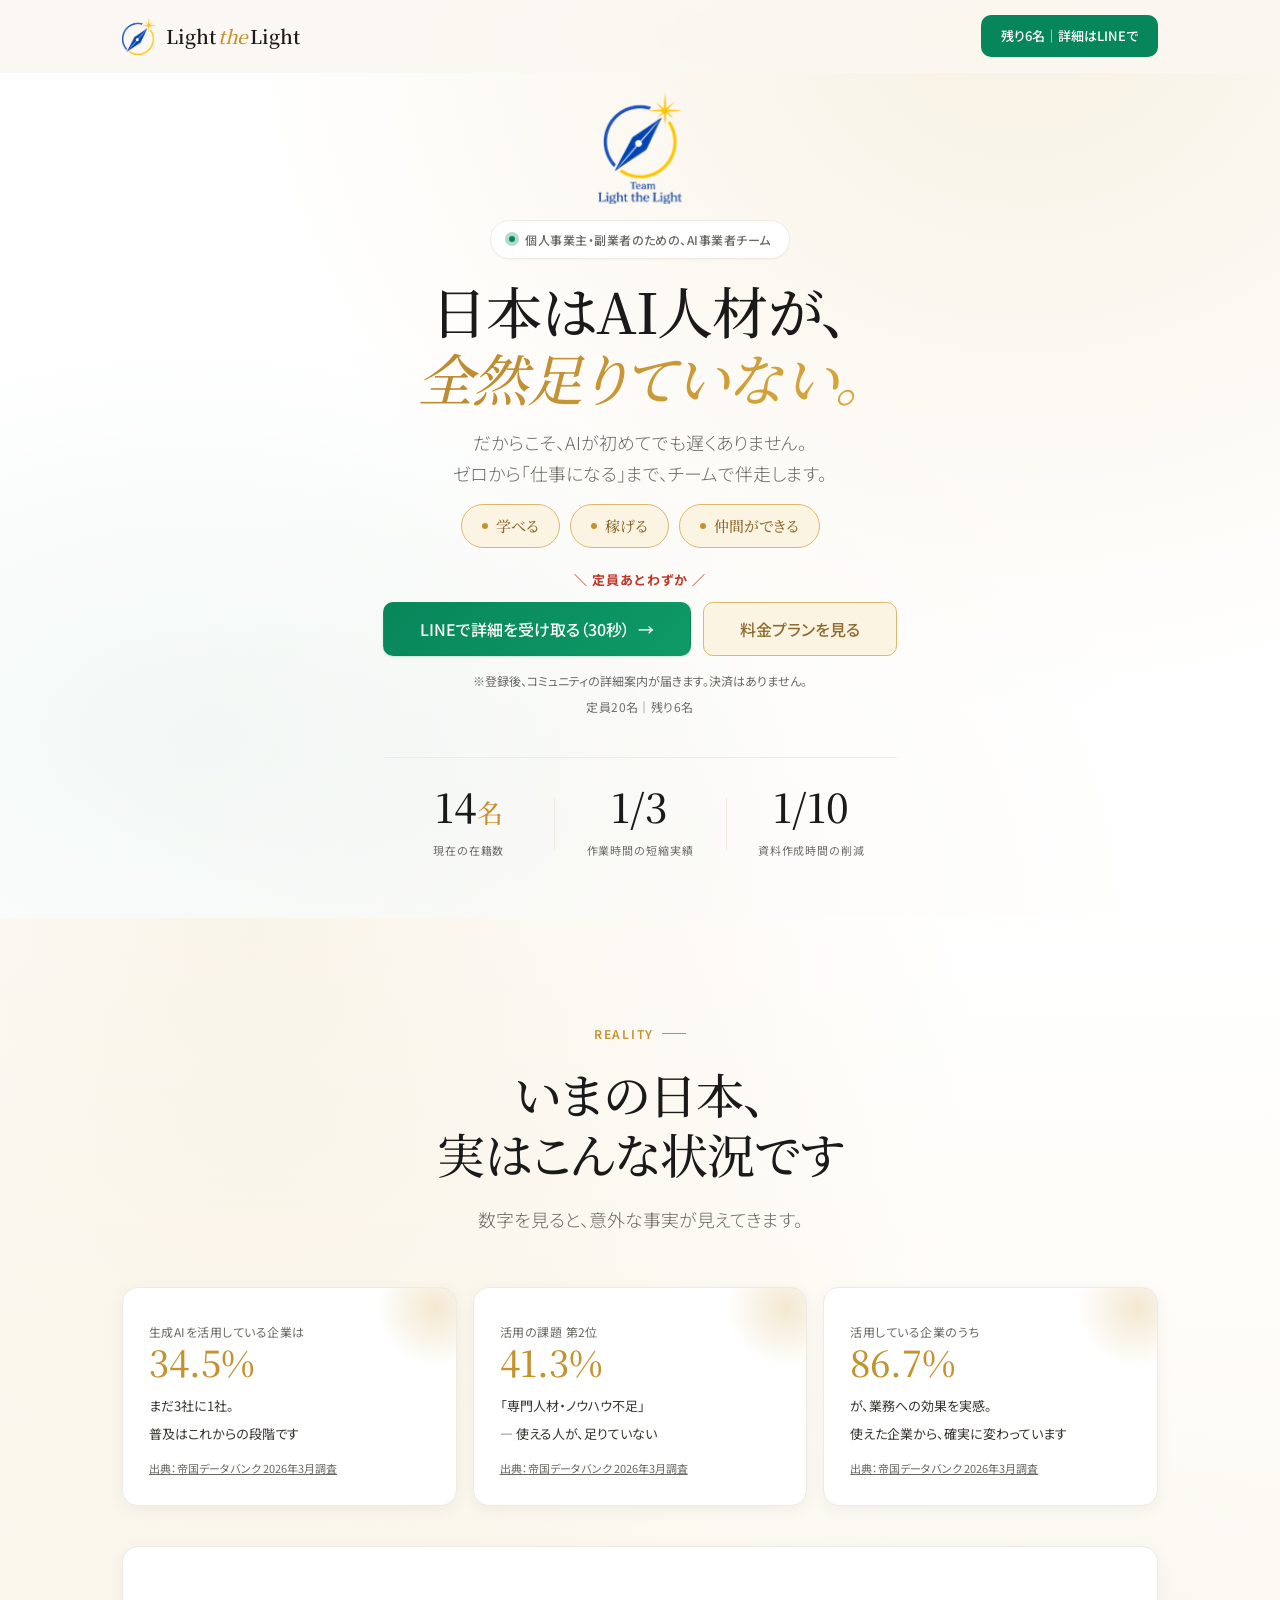
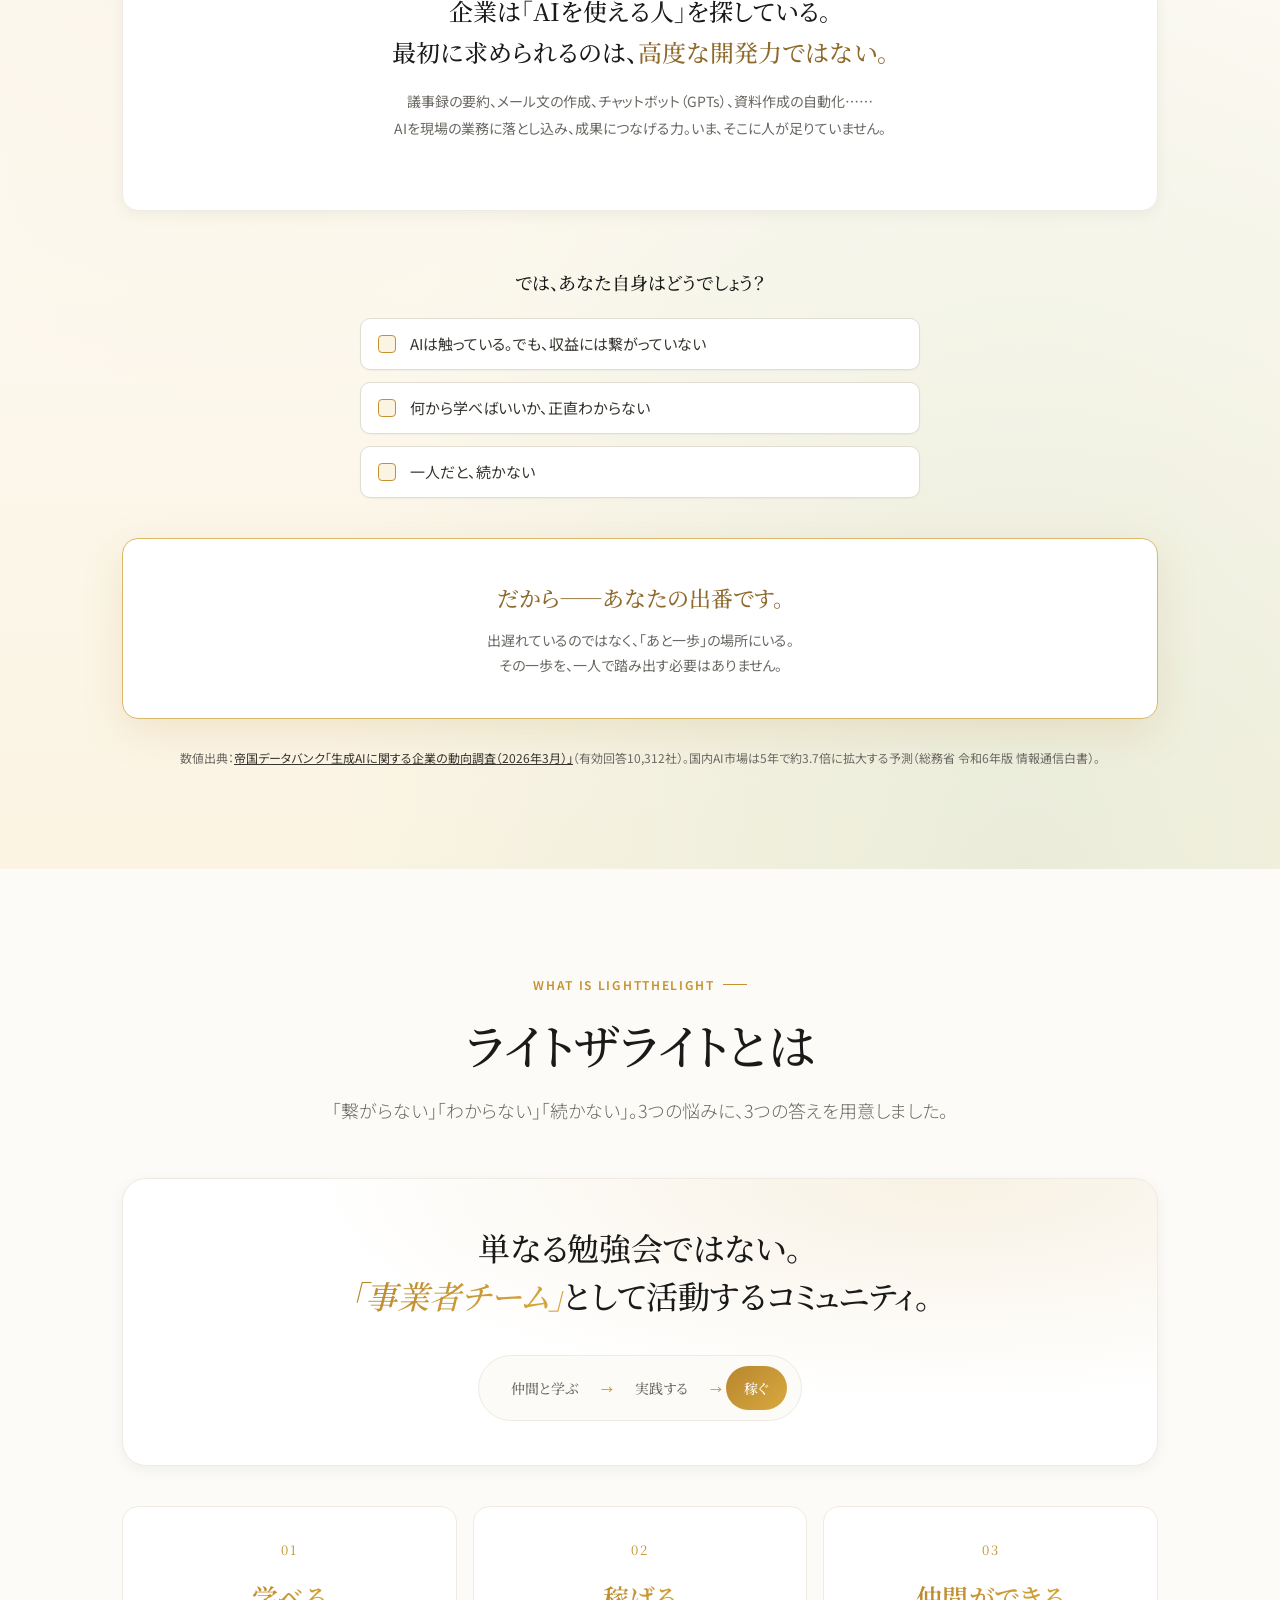
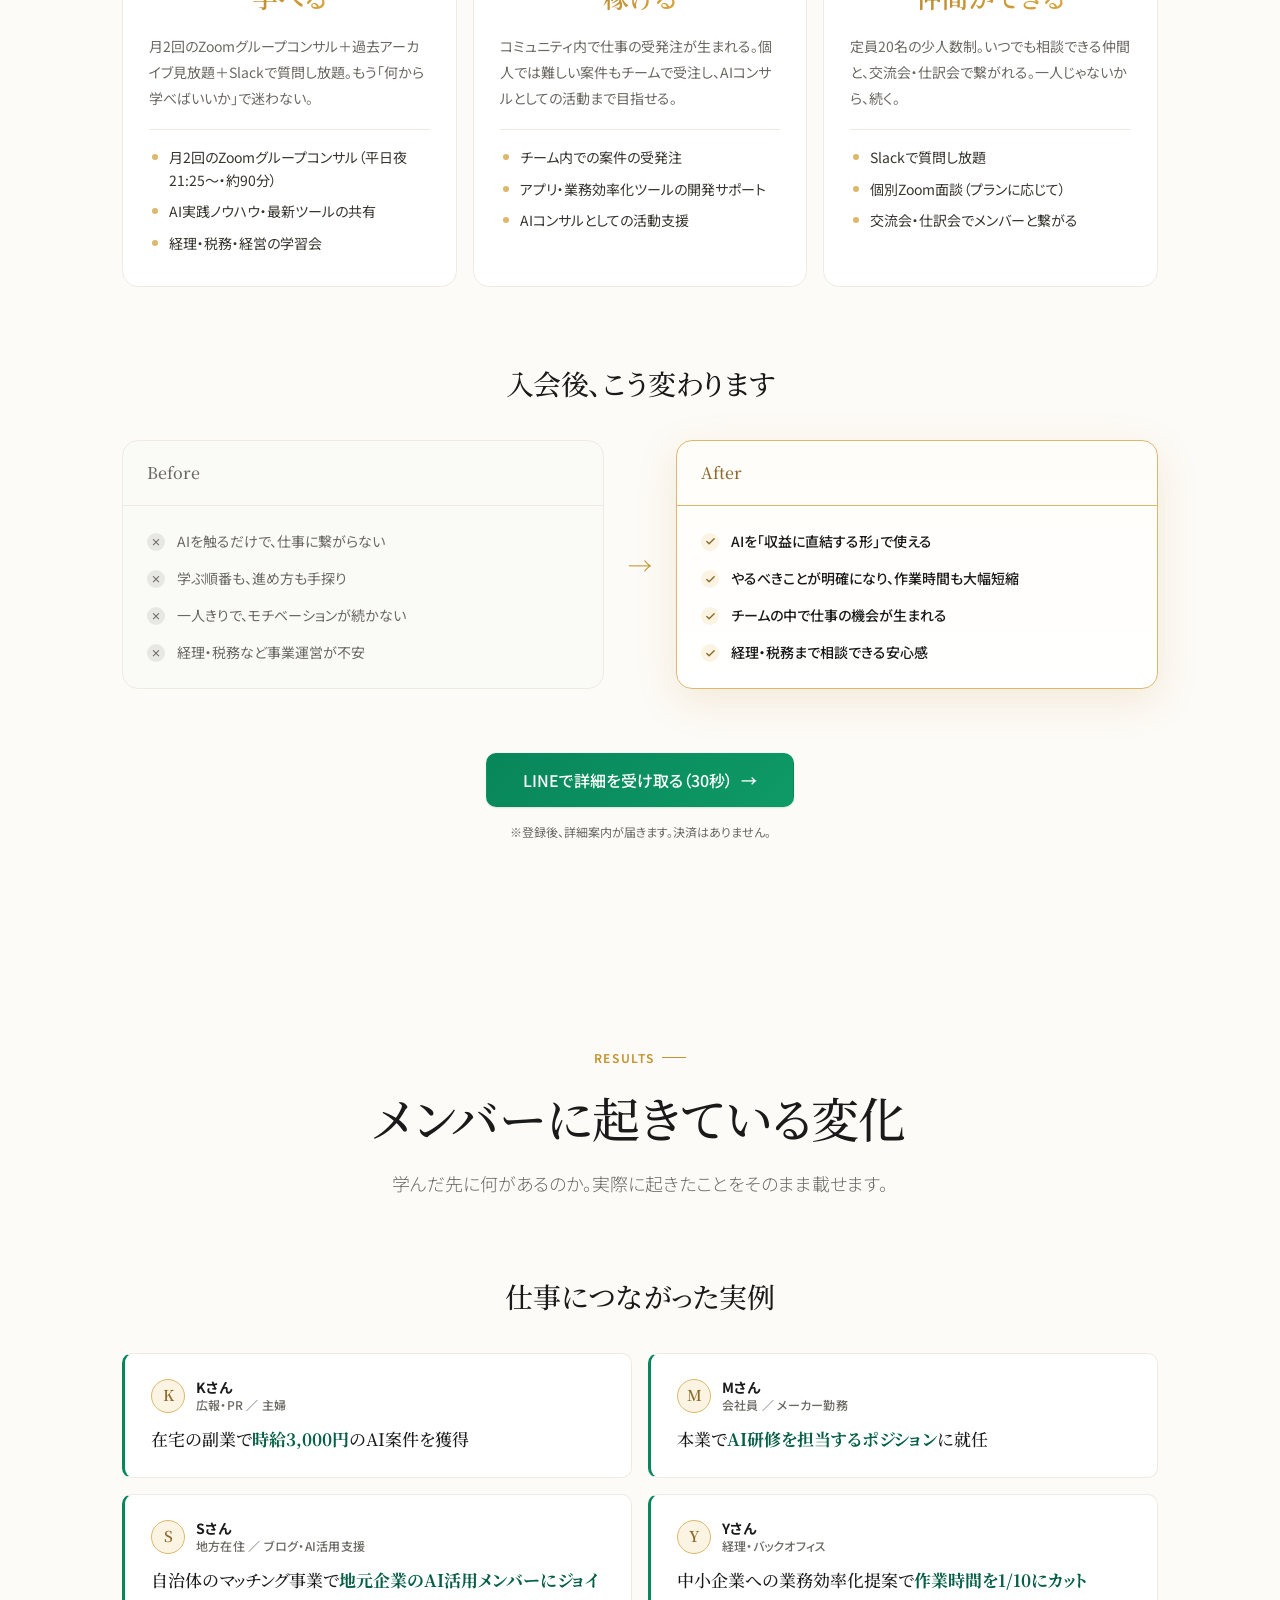
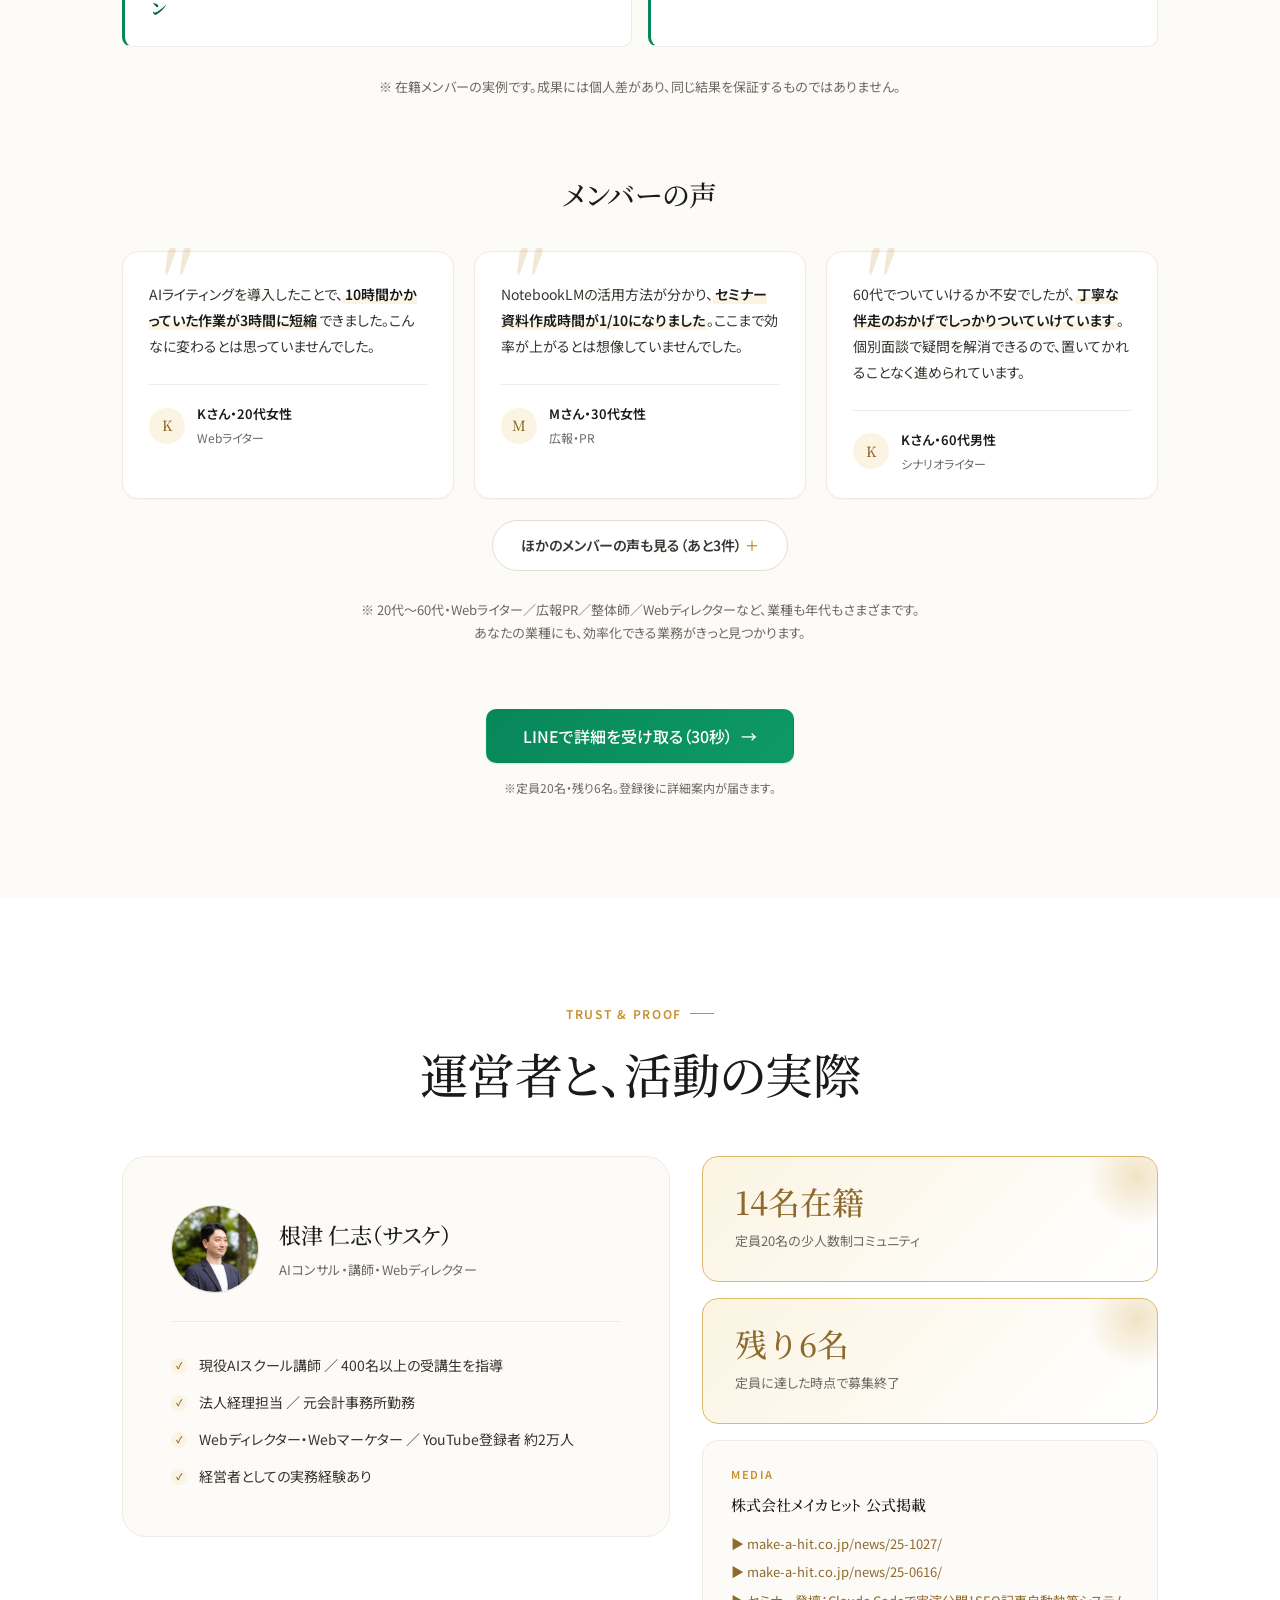
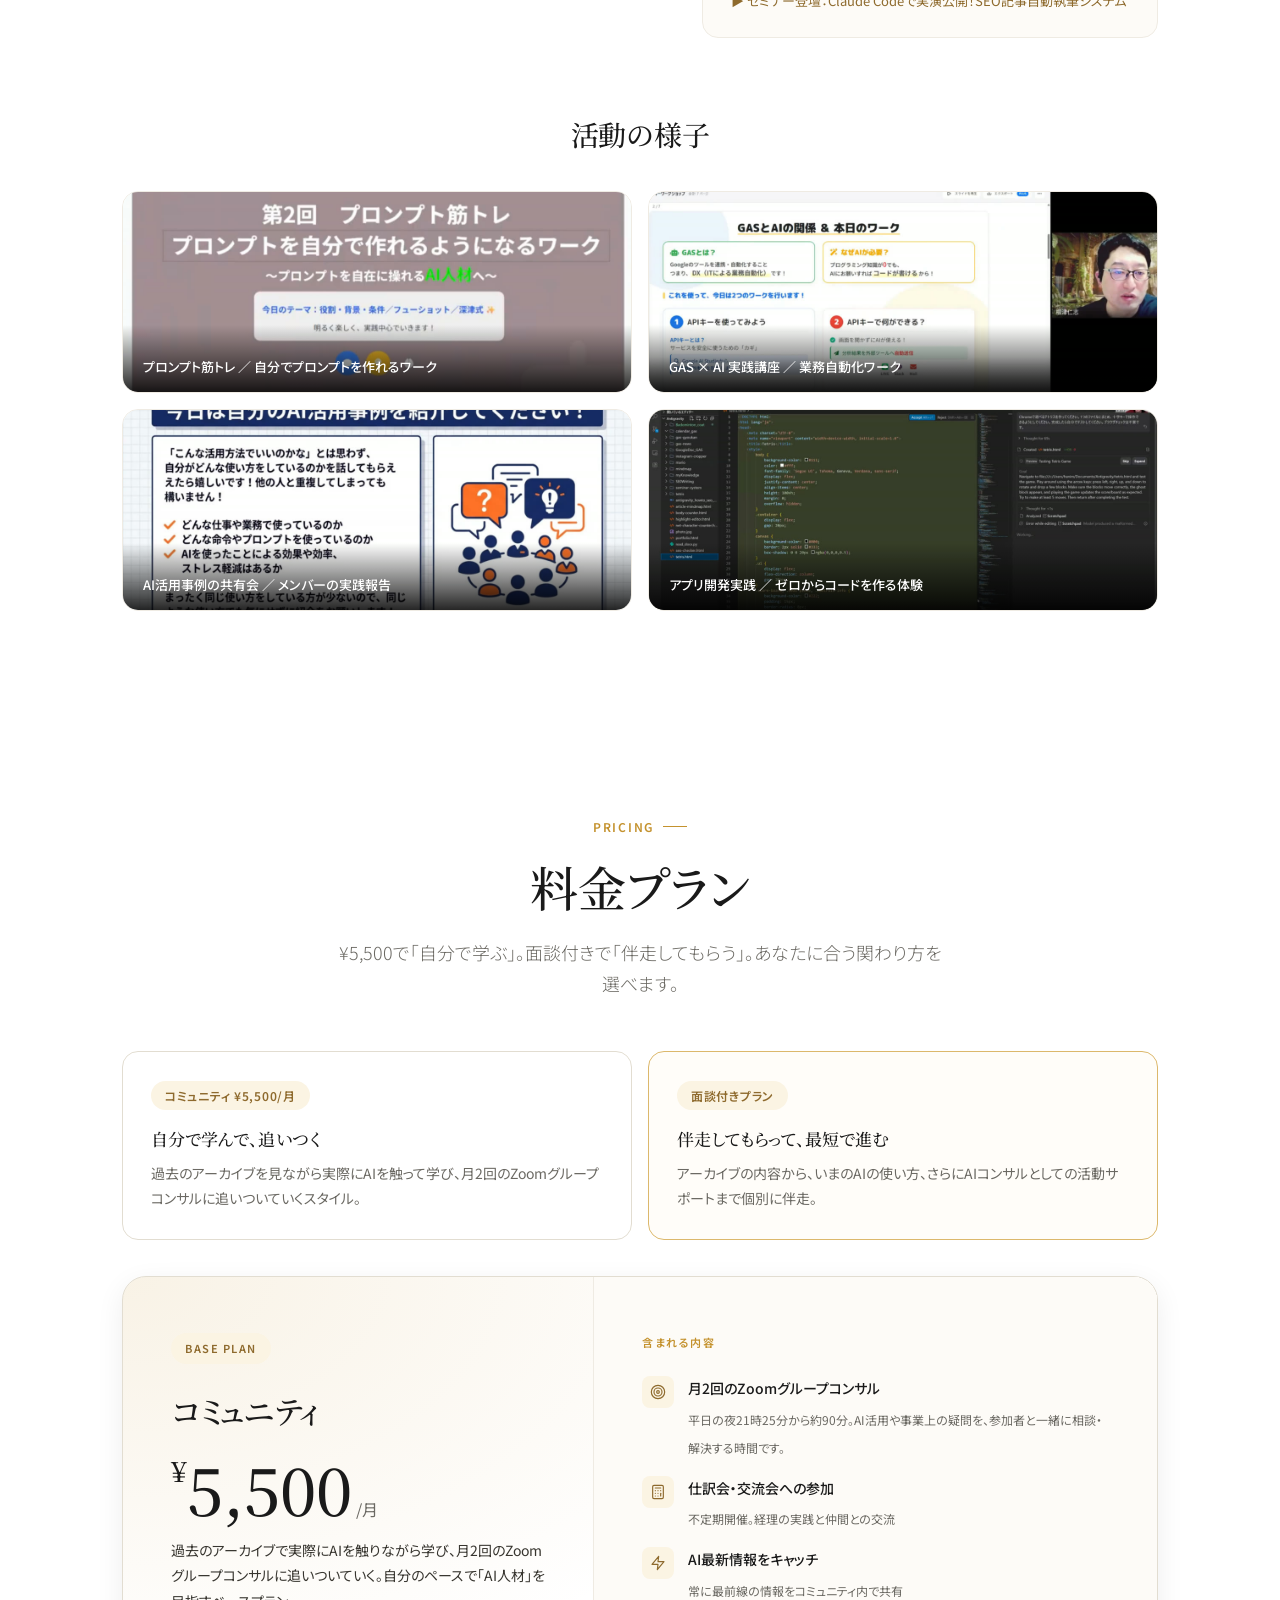
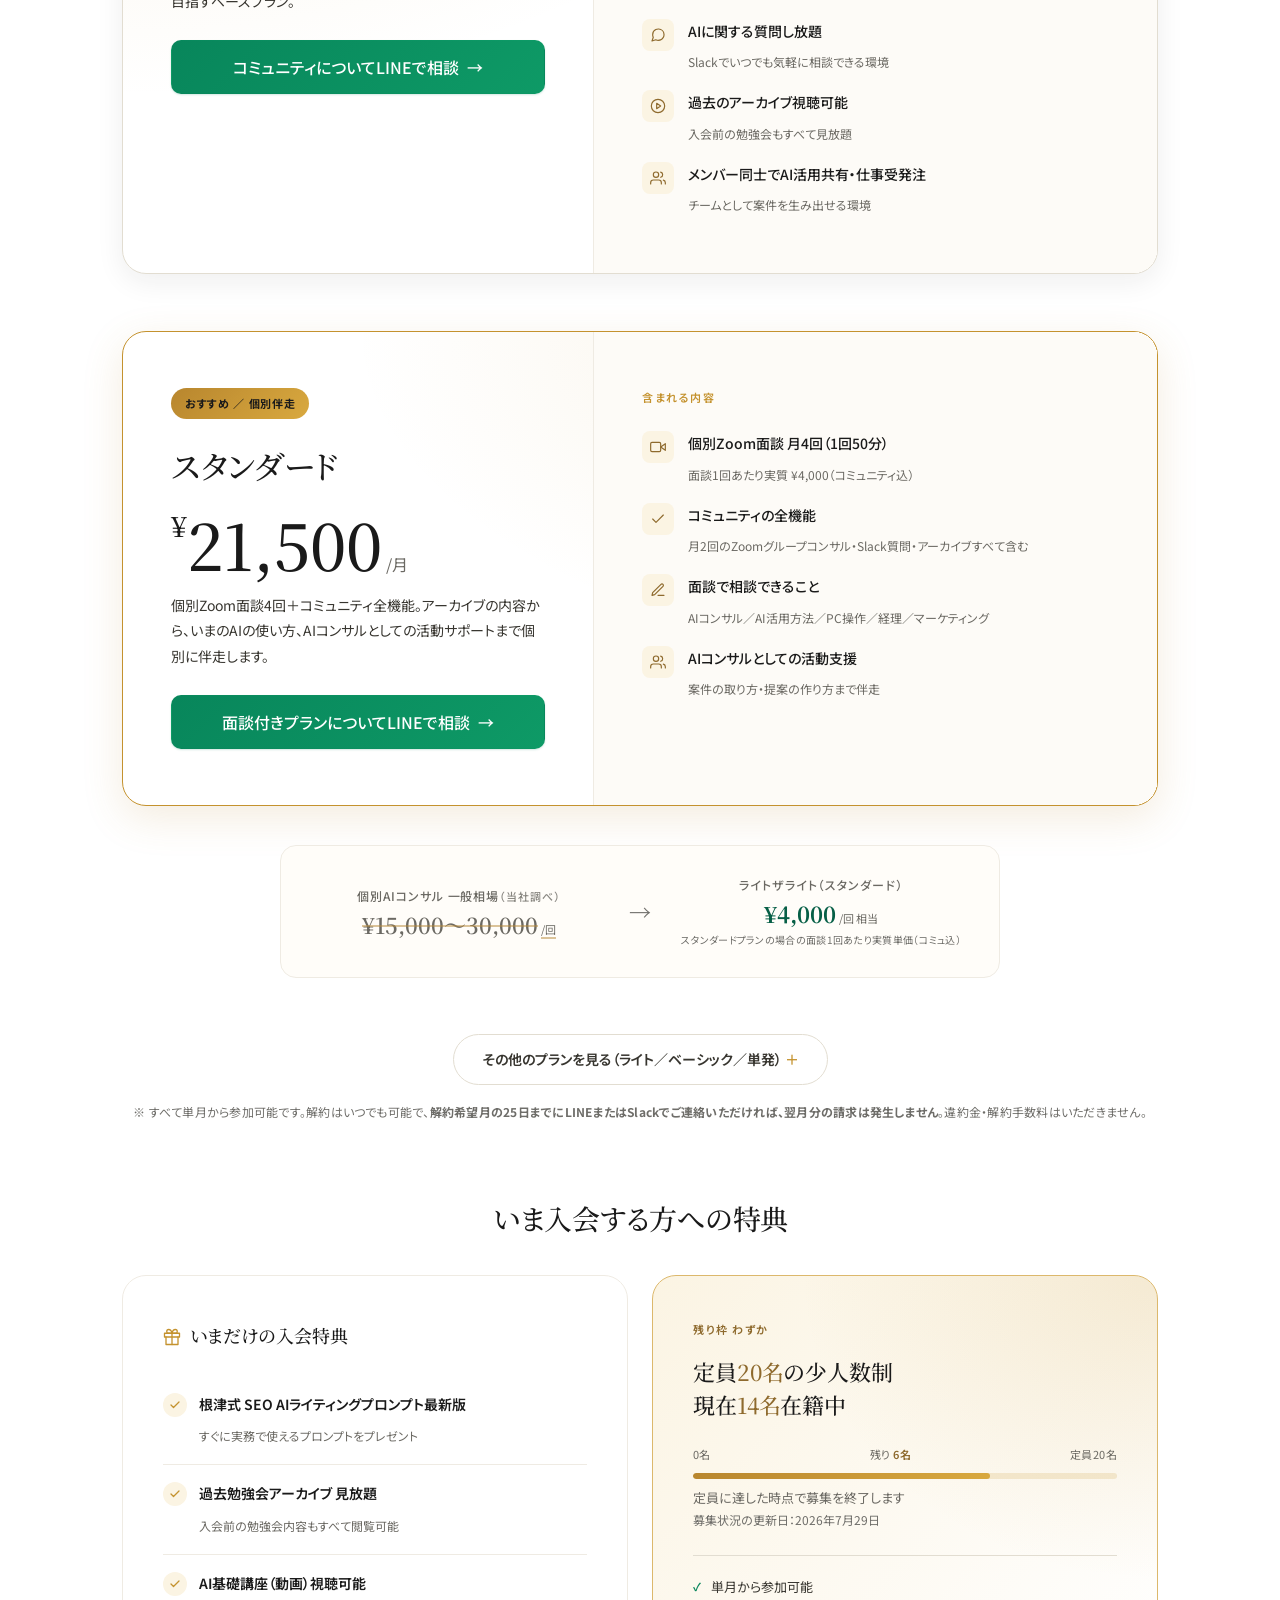
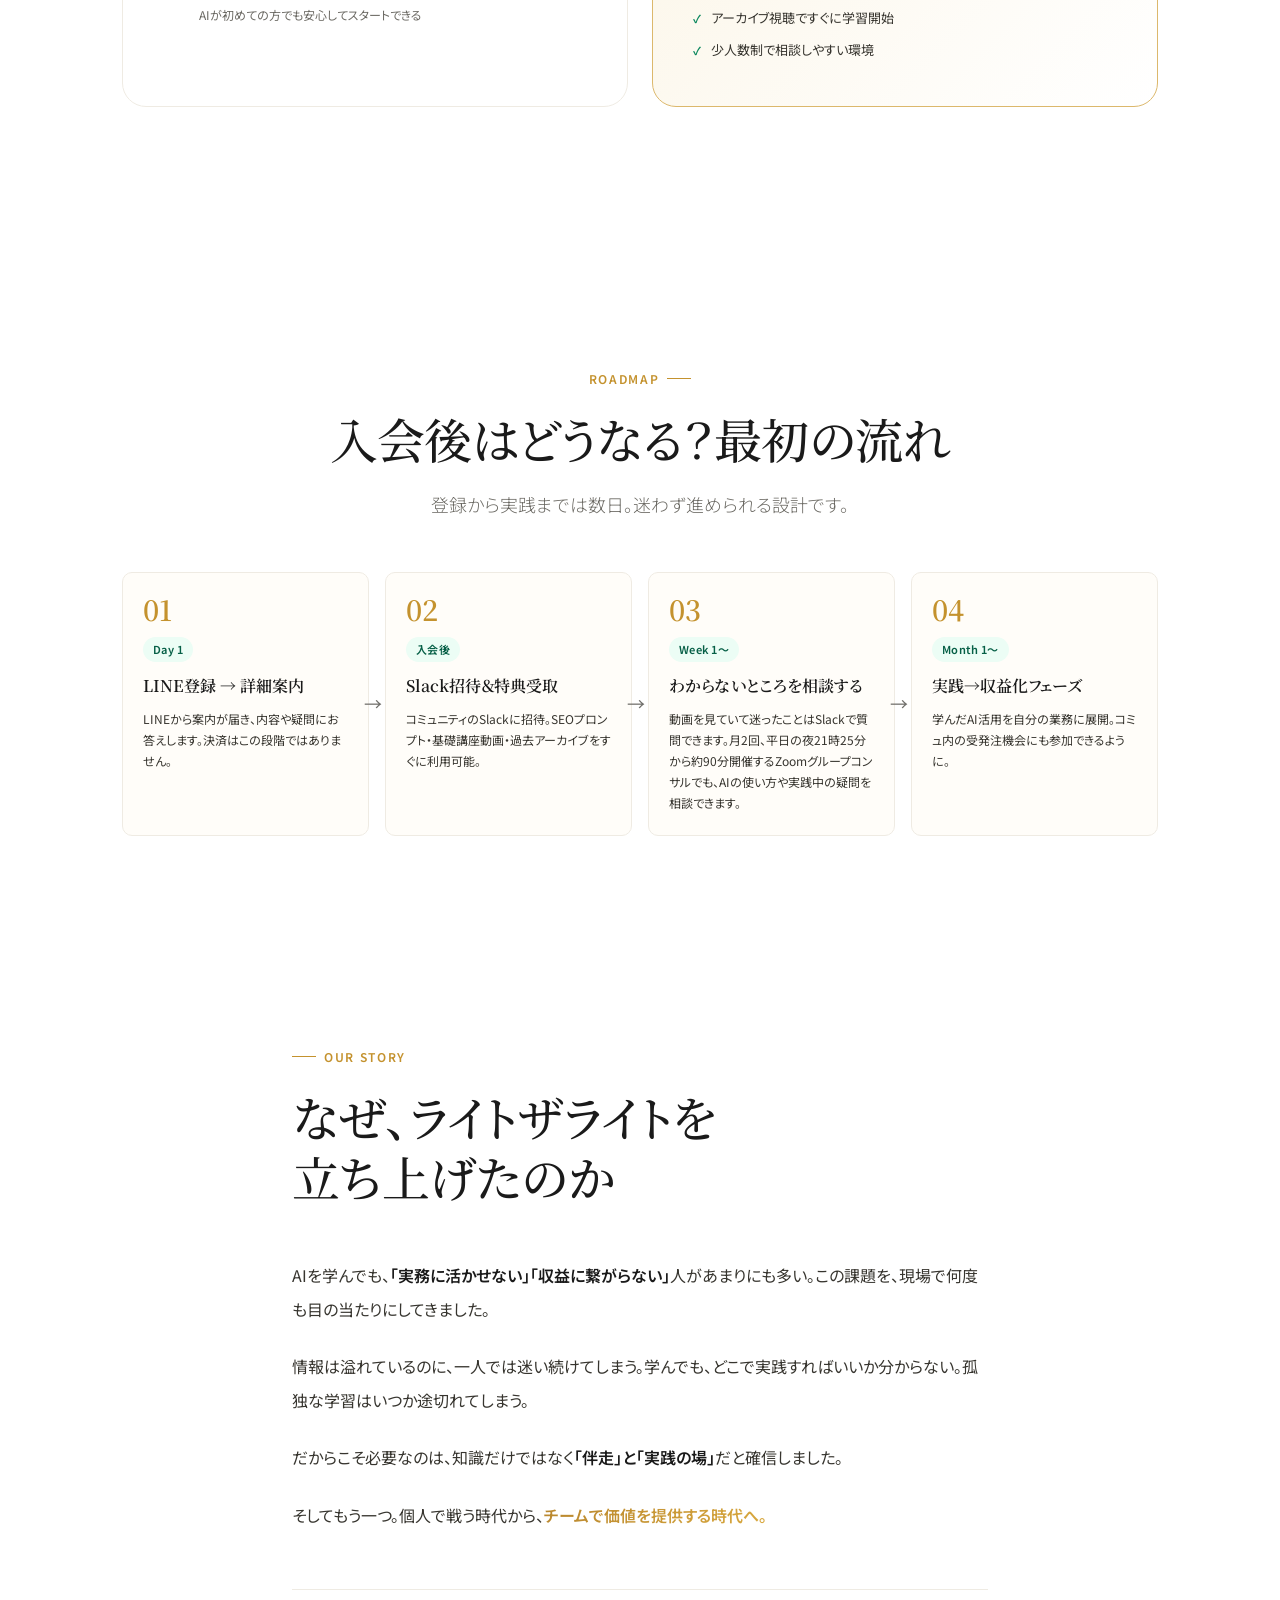
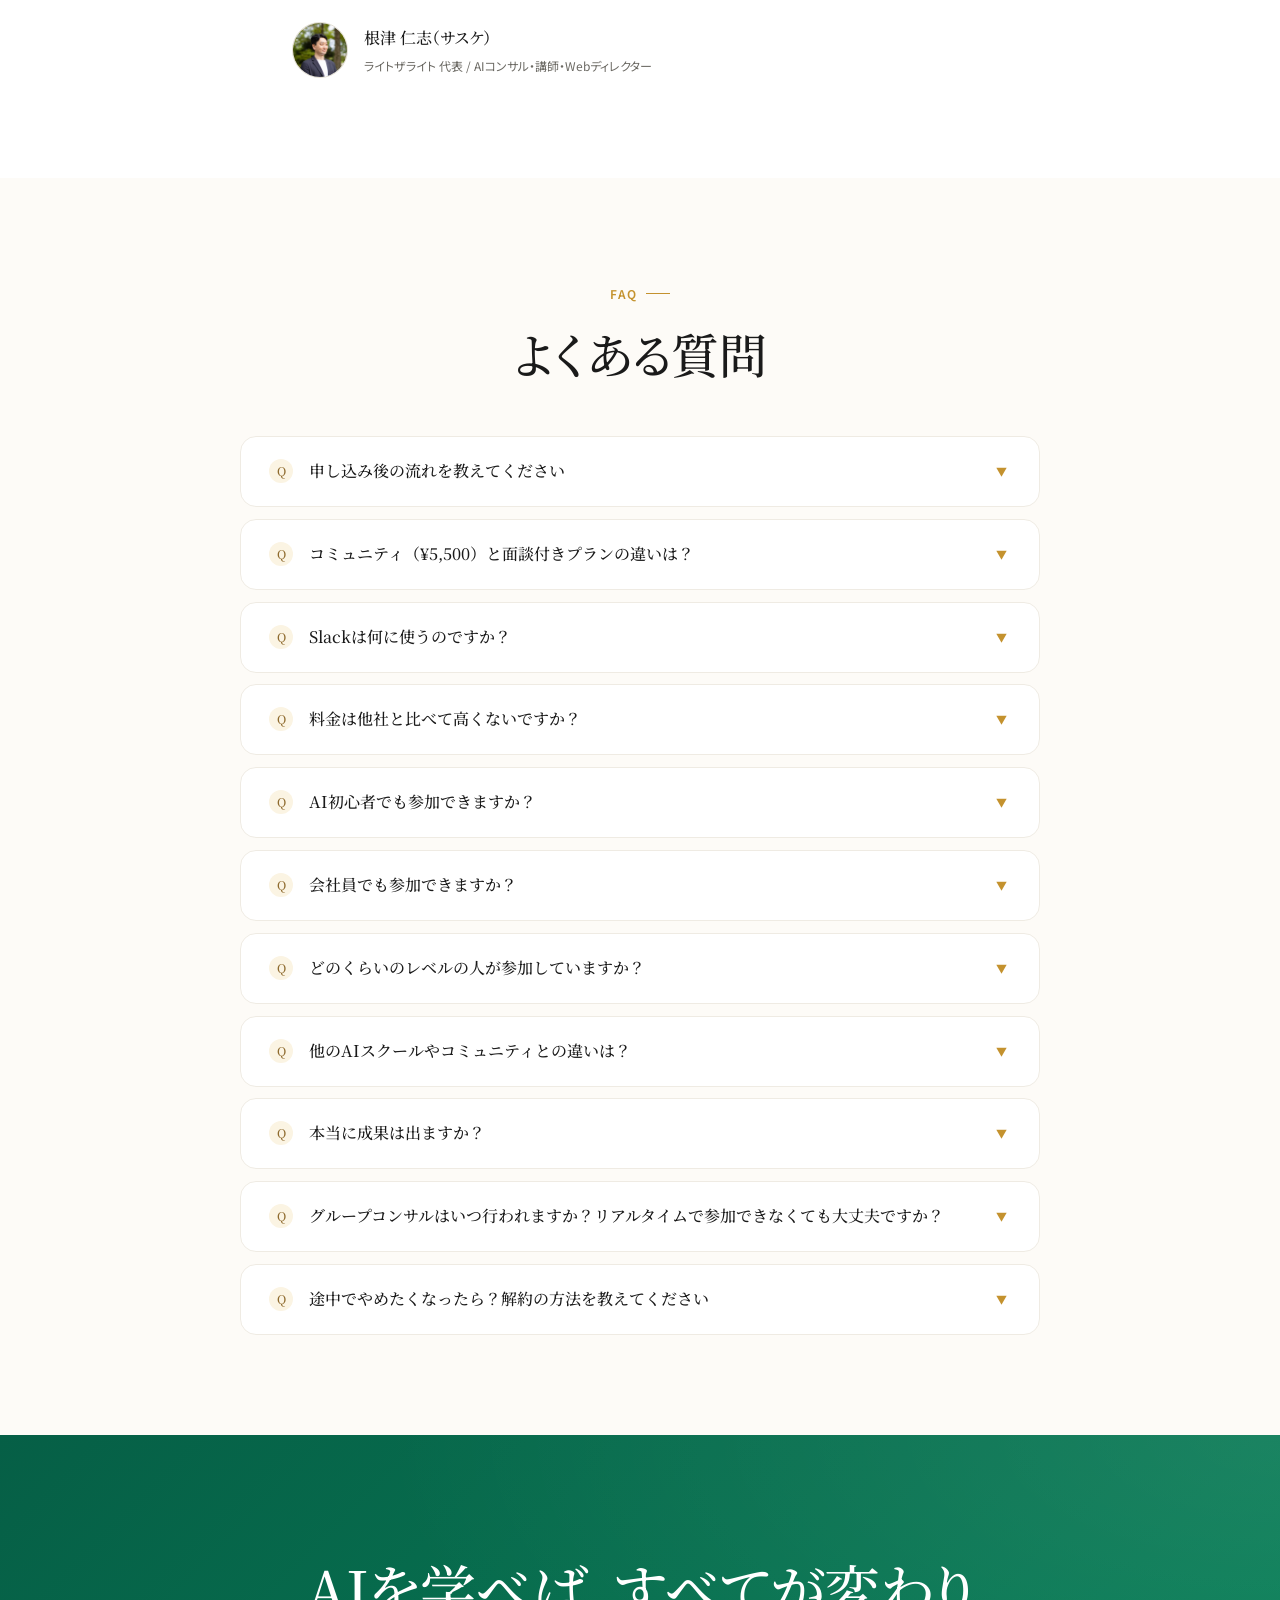
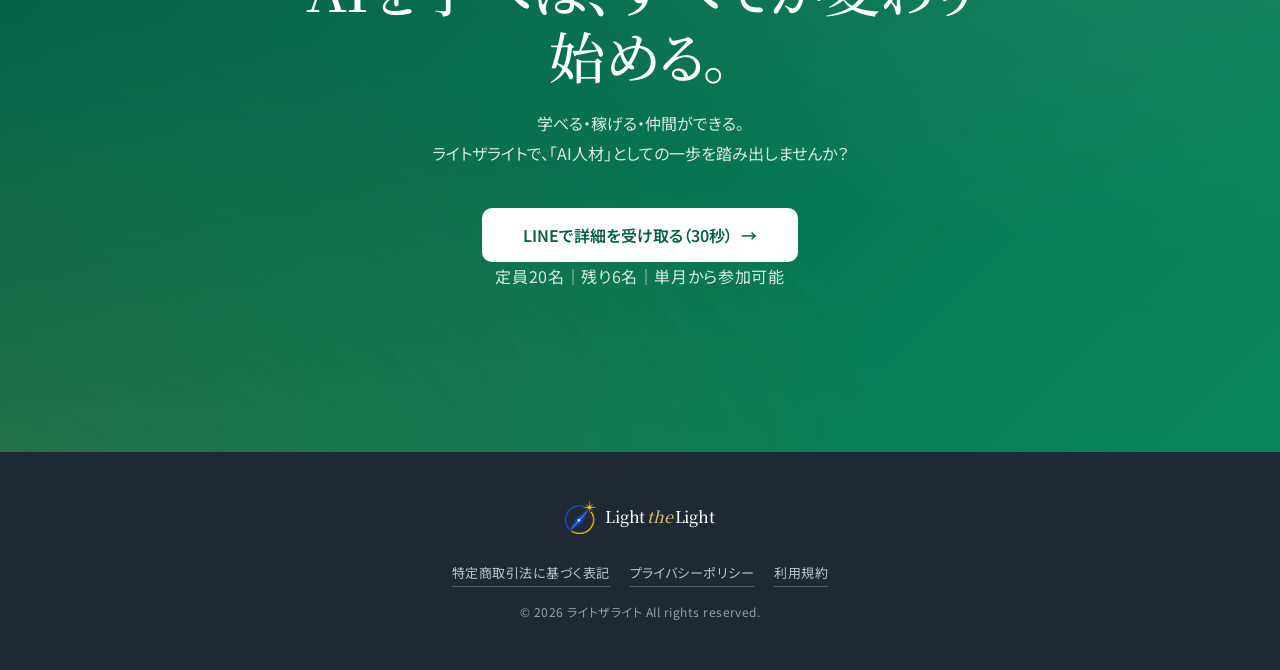
<file: index-pre-faq12.html>
<!DOCTYPE html>
<html lang="ja">
<head>
    <meta charset="UTF-8">
    <meta name="viewport" content="width=device-width, initial-scale=1.0">
    <meta name="theme-color" content="#FAF7F2">
    <title>ライトザライト | 学べる・稼げる・仲間ができる AI事業者チーム</title>
    <meta name="description" content="日本はAI人材が全然足りていない――だから、チャンス。「学べる」「稼げる」「仲間ができる」の3つが揃った、個人事業主・副業者のためのAIコミュニティ「ライトザライト」。">
    <link rel="canonical" href="https://sasukewebjob-ai.github.io/light-the-light-lp/">
    <link rel="icon" type="image/png" sizes="64x64" href="favicon-64.png">
    <link rel="icon" href="favicon.ico" sizes="any">
    <link rel="apple-touch-icon" href="apple-touch-icon.png">

    <!-- OGP / Twitter Card -->
    <meta property="og:type" content="website">
    <meta property="og:url" content="https://sasukewebjob-ai.github.io/light-the-light-lp/">
    <meta property="og:title" content="ライトザライト | 学べる・稼げる・仲間ができる AI事業者チーム">
    <meta property="og:description" content="日本はAI人材が、全然足りていない。だからこそ、学んだ人からチャンスを掴める。学べる・稼げる・仲間ができる「事業者チーム」ライトザライト。">
    <meta property="og:image" content="https://sasukewebjob-ai.github.io/light-the-light-lp/ogp.png">
    <meta property="og:image:width" content="1200">
    <meta property="og:image:height" content="630">
    <meta property="og:image:alt" content="日本はAI人材が、全然足りていない。学べる・稼げる・仲間ができる AI事業者チーム ライトザライト">
    <meta property="og:locale" content="ja_JP">
    <meta property="og:site_name" content="ライトザライト">
    <meta name="twitter:card" content="summary_large_image">
    <meta name="twitter:title" content="ライトザライト | 学べる・稼げる・仲間ができる AI事業者チーム">
    <meta name="twitter:description" content="日本はAI人材が、全然足りていない。だからこそ、学んだ人からチャンスを掴める「事業者チーム」。">
    <meta name="twitter:image" content="https://sasukewebjob-ai.github.io/light-the-light-lp/ogp.png">

    <!-- 構造化データ（運営主体の明示） -->
    <script type="application/ld+json">
    {
      "@context": "https://schema.org",
      "@type": "Organization",
      "name": "ライトザライト",
      "alternateName": "Team Light the Light",
      "url": "https://sasukewebjob-ai.github.io/light-the-light-lp/",
      "logo": "https://sasukewebjob-ai.github.io/light-the-light-lp/logo-mark.png",
      "image": "https://sasukewebjob-ai.github.io/light-the-light-lp/ogp.png",
      "description": "個人事業主・副業者のためのAI事業者チーム。学べる・稼げる・仲間ができる、定員20名の少人数制コミュニティ。",
      "founder": {
        "@type": "Person",
        "name": "根津 仁志",
        "jobTitle": "AIコンサル・講師・Webディレクター"
      },
      "areaServed": {
        "@type": "Country",
        "name": "日本"
      },
      "contactPoint": {
        "@type": "ContactPoint",
        "contactType": "customer support",
        "url": "https://lin.ee/Y7OfHPe",
        "availableLanguage": ["Japanese"]
      }
    }
    </script>

    <link rel="preconnect" href="https://fonts.googleapis.com">
    <link rel="preconnect" href="https://fonts.gstatic.com" crossorigin>
    <link href="https://fonts.googleapis.com/css2?family=Noto+Sans+JP:wght@300;400;500;600;700&family=Noto+Serif+JP:wght@400;500;600;700&display=swap" rel="stylesheet">
    <style>
        *, *::before, *::after { box-sizing: border-box; margin: 0; padding: 0; }

        :root {
            /* ── Canvas / Surface (Notion warmth) ── */
            --bg-canvas:    #FDFBF7;
            --bg-surface:   #FFFFFF;
            --bg-elevated:  #FFFDF9;
            --bg-deep:      #1F2933;
            --bg-deep-soft: #2B3843;

            /* ── Text (Notion charcoal) ── */
            --text-primary: #1A1A1A;
            --text-body:    #37352F;
            --text-muted:   #6B6963;
            --text-faint:   #6E6D69;
            --text-on-dark: #FFFFFF;

            /* ── Borders (hairline) ── */
            --border-subtle:  #EFEBE3;
            --border-default: #E2DDD1;
            --border-strong:  #C9C2B0;

            /* ── Accents (refined) ── */
            --gold:        #C4922E;
            --gold-soft:   #DCB86C;
            --gold-deep:   #8E6A2D;
            --gold-bg:     #FBF4E3;
            --green:       #08865B;
            --green-deep:  #065F46;
            --green-soft:  #17B978;
            --green-bg:    #ECFDF5;

            /* ── Gradients ── */
            --gold-grad:   linear-gradient(135deg, #B8862E 0%, #D9A93F 100%);
            --mesh-gold:   radial-gradient(ellipse at 80% 0%, rgba(201,150,46,.13) 0%, transparent 55%);
            --mesh-green:  radial-gradient(ellipse at 20% 100%, rgba(8,134,91,.08) 0%, transparent 50%);

            /* ── Shadows (extra subtle) ── */
            --sh-hairline: 0 1px 2px rgba(26,26,26,.04);
            --sh-soft:     0 4px 16px rgba(26,26,26,.05);
            --sh-lift:     0 8px 28px rgba(26,26,26,.07);
            --sh-halo-gold:0 12px 40px rgba(184,137,59,.16);
            --sh-halo-green:0 12px 36px rgba(4,120,87,.18);

            /* ── Radius ── */
            --r-sm:  6px;
            --r-md:  10px;
            --r-lg:  16px;
            --r-xl:  24px;

            /* ── Fonts ── */
            --f-serif: 'Noto Serif JP', 'Hiragino Mincho ProN', 'YuMincho', serif;
            --f-sans:  'Noto Sans JP', 'Hiragino Sans', 'Yu Gothic', sans-serif;
        }

        html { scroll-behavior: smooth; overflow-x: hidden; overflow-x: clip; }
        body {
            font-family: var(--f-sans);
            color: var(--text-body);
            background: var(--bg-canvas);
            overflow-x: hidden;
            line-height: 1.75;
            font-weight: 400;
            font-feature-settings: "palt" 1;
            -webkit-font-smoothing: antialiased;
            text-rendering: optimizeLegibility;
            overflow-x: hidden;
        }
        a { text-decoration: none; color: inherit; }
        img { display: block; max-width: 100%; }

        /* ════════════════════════════════════════
           LAYOUT
        ════════════════════════════════════════ */
        .container { max-width: 1100px; margin: 0 auto; padding: 0 32px; }
        .container-narrow { max-width: 760px; margin: 0 auto; padding: 0 32px; }
        .sec { padding: 100px 0; position: relative; }

        @media (max-width: 768px) {
            .container, .container-narrow { padding: 0 20px; }
            .sec { padding: 56px 0; }
        }

        /* ════════════════════════════════════════
           TYPOGRAPHY (Stripe weight-300 × Notion serif)
        ════════════════════════════════════════ */
        .eyebrow {
            display: inline-flex; align-items: center; gap: 8px;
            font-family: var(--f-sans);
            font-size: 12px; font-weight: 600;
            letter-spacing: .14em; text-transform: uppercase;
            color: var(--gold);
            margin-bottom: 20px;
        }
        .eyebrow::before {
            content: ''; width: 24px; height: 1px;
            background: var(--gold); display: inline-block;
        }
        .eyebrow.center { justify-content: center; }
        .eyebrow.center::before { display: none; }
        .eyebrow.center::after {
            content: ''; width: 24px; height: 1px;
            background: var(--gold);
        }

        .h-display {
            font-family: var(--f-serif);
            font-weight: 500;
            font-size: clamp(36px, 6.5vw, 72px);
            line-height: 1.18;
            letter-spacing: -.02em;
            color: var(--text-primary);
        }
        .h-1 {
            font-family: var(--f-serif);
            font-weight: 500;
            font-size: clamp(30px, 4.5vw, 48px);
            line-height: 1.25;
            letter-spacing: -.015em;
            color: var(--text-primary);
            margin-bottom: 20px;
        }
        .h-2 {
            font-family: var(--f-serif);
            font-weight: 500;
            font-size: clamp(22px, 2.6vw, 28px);
            line-height: 1.45;
            letter-spacing: -.005em;
            color: var(--text-primary);
        }
        .lead {
            font-family: var(--f-sans);
            font-weight: 300;
            font-size: clamp(16px, 1.4vw, 19px);
            line-height: 1.75;
            color: var(--text-muted);
            max-width: 620px;
        }
        .lead.center { margin-left: auto; margin-right: auto; }

        .sec-head { margin-bottom: 52px; }
        .sec-head.center { text-align: center; }
        @media (max-width: 768px) { .sec-head { margin-bottom: 34px; } }

        /* ════════════════════════════════════════
           BUTTONS (Stripe-style)
        ════════════════════════════════════════ */
        .btn {
            display: inline-flex; align-items: center; justify-content: center;
            gap: 8px;
            font-family: var(--f-sans);
            font-size: 15px; font-weight: 500;
            padding: 14px 28px;
            border-radius: var(--r-md);
            border: 1px solid transparent;
            cursor: pointer;
            transition: all .25s cubic-bezier(.4, 0, .2, 1);
            white-space: nowrap;
            line-height: 1;
        }
        .btn-primary {
            background: linear-gradient(135deg, #08865B 0%, #0E9A66 100%);
            color: #fff;
            box-shadow: 0 1px 2px rgba(4,120,87,.18);
        }
        .btn-primary:hover {
            background: var(--green-deep);
            transform: translateY(-1px);
            box-shadow: 0 8px 22px rgba(4,120,87,.24);
        }
        .btn-secondary {
            background: var(--gold-bg);
            color: var(--gold-deep);
            border-color: var(--gold-soft);
        }
        .btn-secondary:hover {
            background: var(--gold-soft);
            color: var(--bg-surface);
            border-color: var(--gold-soft);
            transform: translateY(-1px);
        }
        .btn-lg { padding: 18px 36px; font-size: 16px; }
        .btn-arrow { transition: transform .25s ease; }
        .btn:hover .btn-arrow { transform: translateX(3px); }

        /* ════════════════════════════════════════
           FADE ANIMATION (directional)
        ════════════════════════════════════════ */
        .fade {
            opacity: 0;
            transform: translateY(40px);
            will-change: opacity, transform;
        }
        /* body付きでカード側の transition: all .3s より優先させる（表示後はJSがfadeクラスを外すのでhoverは元に戻る） */
        body .fade { transition: opacity .7s cubic-bezier(.16, 1, .3, 1), transform .7s cubic-bezier(.16, 1, .3, 1); }
        .fade-l { transform: translateX(-56px); }
        .fade-r { transform: translateX(56px); }
        .fade-zoom { transform: scale(.92) translateY(16px); }
        .fade.on { opacity: 1; transform: none; }
        /* stagger: 親に .stagger を付けると子の .fade がJSで順に登場（transition-delayを付与） */

        /* Hero：ページ表示時に上から順にシュッと登場 */
        @keyframes heroIn {
            from { opacity: 0; transform: translateY(30px); }
            to { opacity: 1; transform: none; }
        }
        .hero-inner > * { animation: heroIn .8s cubic-bezier(.16, 1, .3, 1) both; }
        .hero-inner > *:nth-child(1) { animation-delay: .05s; }
        .hero-inner > *:nth-child(2) { animation-delay: .13s; }
        .hero-inner > *:nth-child(3) { animation-delay: .21s; }
        .hero-inner > *:nth-child(4) { animation-delay: .29s; }
        .hero-inner > *:nth-child(5) { animation-delay: .37s; }
        .hero-inner > *:nth-child(6) { animation-delay: .45s; }
        .hero-inner > *:nth-child(7) { animation-delay: .53s; }
        .hero-inner > *:nth-child(8) { animation-delay: .61s; }
        .hero-inner > *:nth-child(9) { animation-delay: .69s; }
        .hero-inner > *:nth-child(10) { animation-delay: .77s; }

        @media (prefers-reduced-motion: reduce) {
            .fade, .fade-l, .fade-r, .fade-zoom {
                opacity: 1;
                transform: none;
                transition: none;
            }
            .hero-inner > * { animation: none; }
        }

        /* ===== Mid CTA ===== */
        .mid-cta { text-align: center; margin-top: 64px; }
        .mid-cta-note {
            font-size: 12px;
            color: var(--text-muted);
            margin-top: 14px;
        }
        @media (max-width: 640px) {
            .mid-cta { margin-top: 48px; }
            .mid-cta .btn { width: 100%; max-width: 360px; }
        }

        /* ===== SVG Icons ===== */
        .p-icon svg, .sol-point-icon svg, .srv-icon svg, .cpf-icon svg,
        .usecase-icon svg, .benefit-row .mark svg { display: block; }
        .p-icon, .cpf-icon { color: var(--gold-deep); }
        .sol-point-icon, .srv-icon, .usecase-icon { color: var(--gold-deep); }
        .usecase-icon { display: inline-flex; }
        .offer-benefits h3 svg { vertical-align: -3px; margin-right: 8px; color: var(--gold); }

        /* ════════════════════════════════════════
           NAV
        ════════════════════════════════════════ */
        .nav {
            position: fixed; top: 0; left: 0; right: 0; z-index: 999;
            background: rgba(250, 247, 242, .82);
            backdrop-filter: saturate(180%) blur(14px);
            -webkit-backdrop-filter: saturate(180%) blur(14px);
            border-bottom: 1px solid transparent;
            transition: border-color .3s ease, background .3s ease;
        }
        .nav.scrolled {
            border-bottom-color: var(--border-subtle);
            background: rgba(250, 247, 242, .94);
        }
        .nav-inner {
            display: flex; align-items: center; justify-content: space-between;
            height: 72px;
            max-width: 1100px; margin: 0 auto; padding: 0 32px;
        }
        .nav-logo {
            display: inline-flex; align-items: center; gap: 10px;
            font-family: var(--f-serif);
            font-size: 19px; font-weight: 600;
            color: var(--text-primary);
            letter-spacing: -.01em;
        }
        .nav-logo img { height: 38px; width: auto; display: block; }
        .nav-logo i { color: var(--gold); font-style: italic; font-weight: 500; margin: 0 .12em; }
        .nav-cta {
            background: var(--green);
            color: #fff;
            font-size: 13px; font-weight: 500;
            padding: 10px 20px;
            border-radius: var(--r-md);
            transition: all .25s ease;
        }
        .nav-cta:hover { background: var(--green-deep); transform: translateY(-1px); }
        @media (max-width: 768px) {
            .nav-inner { padding: 0 16px; height: 60px; gap: 10px; }
            .nav-logo { font-size: 15px; gap: 8px; flex-shrink: 0; white-space: nowrap; }
            .nav-logo img { height: 30px; }
            .nav-cta { font-size: 11px; padding: 8px 12px; white-space: nowrap; flex-shrink: 0; }
            /* 長文CTAボタンを全幅化してはみ出し防止 */
            .btn-lg { font-size: 15px; padding: 16px 22px; }
            .community-plan__cta, .btn-final { width: 100%; }
            .hero-ctas .btn { width: 100%; max-width: 360px; }
        }

        /* ════════════════════════════════════════
           HERO (hybrid showcase)
        ════════════════════════════════════════ */
        .hero {
            min-height: 100vh;
            display: flex; flex-direction: column;
            align-items: center; justify-content: center;
            text-align: center;
            padding: 92px 32px 56px;
            position: relative;
            background: var(--mesh-gold), var(--bg-surface);
        }
        .hero::before {
            content: '';
            position: absolute; inset: 0;
            background:
                radial-gradient(ellipse at 15% 80%, rgba(4,120,87,.05) 0%, transparent 40%),
                radial-gradient(circle at 50% 100%, rgba(184,137,59,.04) 0%, transparent 50%);
            pointer-events: none;
        }
        .hero-inner { position: relative; max-width: 880px; }
        .hero-logo { width: 84px; height: auto; margin: 0 auto 16px; display: block; }
        .hero-pill {
            display: inline-flex; align-items: center; gap: 10px;
            background: var(--bg-surface);
            border: 1px solid var(--border-subtle);
            padding: 8px 18px;
            border-radius: 100px;
            font-size: 12px; font-weight: 500;
            color: var(--text-muted);
            letter-spacing: .04em;
            margin-bottom: 18px;
            box-shadow: var(--sh-hairline);
        }
        .hero-pill-dot {
            width: 6px; height: 6px;
            background: var(--green);
            border-radius: 50%;
            position: relative;
        }
        .hero-pill-dot::before {
            content: ''; position: absolute; inset: -4px;
            background: var(--green); border-radius: 50%;
            opacity: .3;
            animation: ping 2s cubic-bezier(0, 0, .2, 1) infinite;
        }
        @keyframes ping {
            75%, 100% { transform: scale(2.4); opacity: 0; }
        }
        .hero-title {
            font-family: var(--f-serif);
            font-weight: 500;
            font-size: clamp(31px, 5.2vw, 56px);
            line-height: 1.2;
            letter-spacing: -.02em;
            color: var(--text-primary);
            margin-bottom: 16px;
        }
        .hero-title .accent {
            background: var(--gold-grad);
            -webkit-background-clip: text;
            background-clip: text;
            color: transparent;
            font-style: italic;
        }
        .hero-sub {
            font-family: var(--f-sans);
            font-weight: 300;
            font-size: clamp(15px, 1.4vw, 18px);
            line-height: 1.7;
            color: var(--text-muted);
            max-width: 580px;
            margin: 0 auto 16px;
        }
        .hero-ctas {
            display: flex; gap: 12px; justify-content: center; flex-wrap: wrap;
            margin-bottom: 16px;
        }
        .hero-cta-microcopy {
            font-size: 12px;
            color: var(--text-muted);
            margin-top: 12px;
            line-height: 1.5;
        }
        .hero-cta-note {
            font-size: 12px; color: var(--text-faint);
            letter-spacing: .04em;
            margin-top: 6px;
        }
        .cta-urg {
            display: inline-block;
            color: #C0392B;
            font-size: 13px; font-weight: 700;
            letter-spacing: .08em;
            margin-bottom: 10px;
        }
        .hero-stats {
            display: grid;
            grid-template-columns: repeat(3, 1fr);
            gap: 0;
            margin-top: 40px; padding-top: 28px;
            border-top: 1px solid var(--border-subtle);
            max-width: 720px;
        }
        .hero-stat { text-align: center; padding: 0 16px; position: relative; }
        .hero-stat + .hero-stat::before {
            content: ''; position: absolute;
            left: 0; top: 12px; bottom: 12px;
            width: 1px; background: var(--border-subtle);
        }
        .hero-stat-num {
            display: block;
            font-family: var(--f-serif);
            font-weight: 500;
            font-size: clamp(28px, 3.4vw, 40px);
            line-height: 1;
            color: var(--text-primary);
            margin-bottom: 8px;
            font-feature-settings: "tnum" 1;
        }
        .hero-stat-num .unit { color: var(--gold); font-size: .65em; }
        .hero-stat-lbl {
            font-size: 11px;
            color: var(--text-faint);
            letter-spacing: .08em;
            text-transform: uppercase;
        }
        @media (max-width: 640px) {
            .hero { padding: 76px 20px 48px; }
            .hero-logo { width: 62px; margin-bottom: 12px; }
            .hero-stats { padding-top: 24px; margin-top: 32px; }
            .hero-stat { padding: 0 8px; }
            .hero-stat-lbl { font-size: 10px; letter-spacing: .04em; }
        }

        /* ===== Hero pillars (3本柱予告) ===== */
        .hero-pillars {
            display: flex; justify-content: center; flex-wrap: wrap;
            gap: 10px;
            margin-bottom: 16px;
        }
        .hero-pillar {
            display: inline-flex; align-items: center; gap: 8px;
            font-family: var(--f-serif);
            font-weight: 500; font-size: 15px;
            color: var(--gold-deep);
            background: var(--gold-bg);
            border: 1px solid var(--gold-soft);
            border-radius: 100px;
            padding: 8px 20px;
        }
        .hero-pillar::before {
            content: ''; width: 6px; height: 6px;
            border-radius: 50%; background: var(--gold);
        }
        @media (max-width: 640px) {
            .hero-pillar { font-size: 13px; padding: 7px 14px; }
        }

        /* ════════════════════════════════════════
           PROBLEM (dark canvas, refined)
        ════════════════════════════════════════ */
        .problem {
            background: linear-gradient(180deg, #FFFFFF 0%, var(--gold-bg) 100%);
            color: var(--text-body);
            position: relative;
            overflow: hidden;
        }
        .problem::before {
            content: '';
            position: absolute; inset: 0;
            background:
                radial-gradient(ellipse at 20% 0%, rgba(201,150,46,.10) 0%, transparent 50%),
                radial-gradient(ellipse at 80% 100%, rgba(8,134,91,.07) 0%, transparent 50%);
            pointer-events: none;
        }
        .problem .container { position: relative; }
        .problem .eyebrow { color: var(--gold); }
        .problem .h-1 { color: var(--text-primary); }
        .problem .lead { color: var(--text-muted); }
        .problem-grid {
            display: grid;
            grid-template-columns: repeat(auto-fit, minmax(300px, 1fr));
            gap: 16px;
            margin-bottom: 48px;
        }
        .p-item {
            display: flex; align-items: flex-start; gap: 16px;
            background: rgba(255,255,255,.03);
            border: 1px solid rgba(255,255,255,.08);
            border-radius: var(--r-lg);
            padding: 24px 24px;
            transition: all .3s ease;
        }
        .p-item:hover {
            background: rgba(255,255,255,.05);
            border-color: rgba(184,137,59,.3);
            transform: translateY(-2px);
        }
        .p-icon {
            width: 36px; height: 36px; min-width: 36px;
            background: rgba(184,137,59,.12);
            border-radius: 8px;
            display: flex; align-items: center; justify-content: center;
            font-size: 18px;
        }
        .p-text {
            font-size: 15px;
            color: rgba(255,255,255,.84);
            line-height: 1.65;
        }
        .problem-bridge {
            text-align: center;
            padding: 40px 32px;
            background: var(--bg-surface);
            border: 1px solid var(--gold-soft);
            border-radius: var(--r-lg);
            box-shadow: var(--sh-halo-gold);
        }
        .problem-bridge p {
            font-family: var(--f-serif);
            font-size: 22px; font-weight: 500;
            color: var(--gold-deep);
            margin-bottom: 10px;
        }
        .problem-bridge small {
            display: block;
            font-size: 14px;
            color: var(--text-muted);
            line-height: 1.8;
        }

        /* ===== Reality (日本の現状) ===== */
        .problem .num-grid { margin-bottom: 40px; }
        .problem .num-card {
            background: var(--bg-surface);
            border: 1px solid var(--border-subtle);
            box-shadow: var(--sh-soft);
        }
        .jp-callout {
            text-align: center;
            padding: 44px 32px;
            background: var(--bg-surface);
            border: 1px solid var(--border-subtle);
            border-radius: var(--r-lg);
            box-shadow: var(--sh-soft);
            margin-bottom: 56px;
        }
        .jp-callout-main {
            font-family: var(--f-serif);
            font-weight: 500;
            font-size: clamp(19px, 2.4vw, 24px);
            line-height: 1.7;
            color: var(--text-primary);
            margin-bottom: 16px;
        }
        .jp-callout-main em {
            font-style: normal;
            color: var(--gold-deep);
        }
        .jp-callout-sub {
            font-size: 14px;
            color: var(--text-muted);
            line-height: 1.9;
            max-width: 600px;
            margin: 0 auto 24px;
        }
        .jp-callout-punch {
            font-family: var(--f-serif);
            font-weight: 600;
            font-size: clamp(20px, 2.6vw, 26px);
            color: var(--gold-deep);
        }
        .jp-you { max-width: 560px; margin: 0 auto 40px; }
        .jp-you-q {
            text-align: center;
            font-family: var(--f-serif);
            font-size: 18px; font-weight: 500;
            color: var(--text-primary);
            margin-bottom: 20px;
        }
        .jp-check { display: flex; flex-direction: column; gap: 12px; }
        .jp-check-item {
            display: flex; align-items: center; gap: 14px;
            background: var(--bg-surface);
            border: 1px solid var(--border-default);
            border-radius: var(--r-md);
            padding: 13px 17px;
            font-size: 15px;
            color: var(--text-body);
            line-height: 1.6;
            box-shadow: var(--sh-hairline);
        }
        .jp-box {
            width: 18px; height: 18px; min-width: 18px;
            border: 1.5px solid var(--gold);
            border-radius: 4px;
            background: var(--gold-bg);
        }
        .jp-source {
            margin-top: 28px;
            font-size: 12px;
            color: var(--text-muted);
            text-align: center;
            line-height: 1.8;
        }
        .jp-source a { color: var(--text-body); text-decoration: underline; }
        .jp-source a:hover { color: var(--gold-deep); }
        .num-src {
            display: block;
            margin-top: 14px;
            font-size: 11px;
            color: var(--text-muted);
            text-decoration: underline;
            line-height: 1.5;
        }
        .num-src:hover { color: var(--gold-deep); }
        @media (max-width: 640px) {
            .jp-callout { padding: 32px 20px; }
            .jp-callout-sub br { display: none; }
        }

        /* ════════════════════════════════════════
           SOLUTION
        ════════════════════════════════════════ */
        .solution { background: var(--bg-canvas); }
        .sol-concept {
            background: var(--bg-surface);
            border: 1px solid var(--border-subtle);
            border-radius: var(--r-xl);
            padding: 44px 40px;
            box-shadow: var(--sh-soft);
            text-align: center;
            margin-bottom: 40px;
            position: relative;
            overflow: hidden;
        }
        .sol-concept::before {
            content: '';
            position: absolute; inset: 0;
            background: var(--mesh-gold);
            pointer-events: none;
        }
        .sol-concept-inner { position: relative; }
        .sol-concept h3 {
            font-family: var(--f-serif);
            font-weight: 500;
            font-size: clamp(22px, 3vw, 32px);
            line-height: 1.5;
            color: var(--text-primary);
            margin-bottom: 36px;
            letter-spacing: -.01em;
        }
        .sol-concept h3 em {
            font-style: italic;
            background: var(--gold-grad);
            -webkit-background-clip: text;
            background-clip: text;
            color: transparent;
        }
        .sol-flow {
            display: inline-flex; align-items: center;
            gap: 0; flex-wrap: nowrap;
            background: var(--bg-canvas);
            border: 1px solid var(--border-subtle);
            border-radius: 100px;
            padding: 10px 14px;
        }
        .flow-step {
            font-family: var(--f-serif);
            font-weight: 500;
            font-size: 14px;
            padding: 10px 18px;
            border-radius: 100px;
            white-space: nowrap;
        }
        .flow-step.outline { color: var(--text-muted); }
        .flow-step.active {
            background: var(--gold-grad);
            color: #fff;
        }
        .flow-arr { color: var(--gold); margin: 0 4px; font-size: 12px; }

        .sol-points {
            display: grid;
            grid-template-columns: repeat(auto-fit, minmax(240px, 1fr));
            gap: 16px;
        }
        .sol-point {
            background: var(--bg-surface);
            border: 1px solid var(--border-subtle);
            border-radius: var(--r-lg);
            padding: 32px 28px;
            transition: all .3s ease;
        }
        .sol-point:hover {
            transform: translateY(-3px);
            border-color: var(--gold-soft);
            box-shadow: var(--sh-soft);
        }
        .sol-point-icon {
            display: inline-flex;
            width: 44px; height: 44px;
            background: var(--gold-bg);
            border-radius: 10px;
            align-items: center; justify-content: center;
            font-size: 22px;
            margin-bottom: 18px;
        }
        .sol-point h4 {
            font-family: var(--f-serif);
            font-weight: 500;
            font-size: 17px;
            color: var(--text-primary);
            margin-bottom: 8px;
        }
        .sol-point p {
            font-size: 14px;
            color: var(--text-muted);
            line-height: 1.75;
        }

        @media (max-width: 600px) {
            .sol-concept { padding: 40px 24px; }
            .sol-flow { padding: 8px; gap: 0; }
            .flow-step { font-size: 13px; padding: 8px 12px; }
        }

        /* ===== Pillars (3本柱) ===== */
        .pillar-grid {
            display: grid;
            grid-template-columns: repeat(auto-fit, minmax(240px, 1fr));
            gap: 16px;
        }
        .pillar {
            background: var(--bg-surface);
            border: 1px solid var(--border-subtle);
            border-radius: var(--r-lg);
            padding: 32px 26px;
            text-align: center;
            transition: all .3s ease;
        }
        @media (max-width: 640px) { .pillar { padding: 24px 20px; } }
        .pillar:hover {
            transform: translateY(-3px);
            border-color: var(--gold-soft);
            box-shadow: var(--sh-soft);
        }
        .pillar-num {
            font-family: var(--f-serif);
            font-size: 13px;
            letter-spacing: .14em;
            color: var(--gold);
            margin-bottom: 12px;
        }
        .pillar-title {
            display: inline-block;
            font-family: var(--f-serif);
            font-weight: 600;
            font-size: 26px;
            margin-bottom: 14px;
            background: var(--gold-grad);
            -webkit-background-clip: text;
            background-clip: text;
            color: transparent;
        }
        .pillar-copy {
            font-size: 14px;
            color: var(--text-muted);
            line-height: 1.85;
            text-align: left;
        }
        .pillar-svc {
            list-style: none;
            text-align: left;
            margin-top: 18px;
            padding-top: 16px;
            border-top: 1px solid var(--border-subtle);
        }
        .pillar-svc li {
            position: relative;
            padding-left: 20px;
            font-size: 14px;
            color: var(--text-body);
            line-height: 1.6;
            margin-bottom: 9px;
        }
        .pillar-svc li:last-child { margin-bottom: 0; }
        .pillar-svc li::before {
            content: '';
            position: absolute;
            left: 3px; top: 8px;
            width: 6px; height: 6px;
            border-radius: 50%;
            background: var(--gold-soft);
        }

        /* 統合セクション内の小見出し */
        .sub-head {
            font-family: var(--f-serif);
            font-weight: 500;
            font-size: clamp(21px, 2.6vw, 28px);
            text-align: center;
            color: var(--text-primary);
            margin: 72px 0 32px;
            letter-spacing: -.01em;
        }
        @media (max-width: 768px) { .sub-head { margin: 52px 0 26px; } }

        /* ════════════════════════════════════════
           BEFORE / AFTER
        ════════════════════════════════════════ */
        .benefits { background: var(--bg-surface); }
        .ba-wrap {
            display: grid;
            grid-template-columns: 1fr auto 1fr;
            gap: 24px;
            align-items: stretch;
            margin-bottom: 64px;
        }
        .ba-col {
            border-radius: var(--r-lg);
            border: 1px solid var(--border-subtle);
            overflow: hidden;
            display: flex; flex-direction: column;
        }
        .ba-col.before { background: #FAFAF7; }
        .ba-col.after {
            background: linear-gradient(180deg, var(--bg-elevated) 0%, var(--bg-surface) 100%);
            border-color: var(--gold-soft);
            box-shadow: var(--sh-halo-gold);
        }
        .ba-head {
            padding: 18px 24px;
            font-family: var(--f-serif);
            font-weight: 500;
            font-size: 16px;
            border-bottom: 1px solid var(--border-subtle);
            display: flex; align-items: center; gap: 10px;
        }
        .ba-col.before .ba-head { color: var(--text-muted); }
        .ba-col.after .ba-head { color: var(--gold-deep); border-bottom-color: var(--gold-soft); }
        .ba-body {
            padding: 24px;
            display: flex; flex-direction: column; gap: 14px;
            flex: 1;
        }
        .ba-item {
            display: flex; align-items: flex-start; gap: 12px;
            font-size: 14px;
            line-height: 1.65;
        }
        .ba-mark {
            width: 18px; height: 18px; min-width: 18px;
            border-radius: 50%;
            display: inline-flex; align-items: center; justify-content: center;
            font-size: 10px; font-weight: 700;
            margin-top: 3px;
        }
        .ba-col.before .ba-mark { background: rgba(120,119,116,.15); color: var(--text-muted); }
        .ba-col.after .ba-mark { background: var(--gold-bg); color: var(--gold-deep); }
        .ba-col.before .ba-item { color: var(--text-muted); }
        .ba-col.after .ba-item { color: var(--text-primary); font-weight: 500; }
        .ba-arr {
            display: flex; align-items: center; justify-content: center;
            font-size: 24px;
            color: var(--gold);
            font-family: var(--f-serif);
        }

        .num-grid {
            display: grid;
            grid-template-columns: repeat(auto-fit, minmax(220px, 1fr));
            gap: 16px;
        }
        .num-card {
            background: var(--bg-surface);
            border: 1px solid var(--border-subtle);
            border-radius: var(--r-lg);
            padding: 28px 26px;
            color: var(--text-body);
            position: relative;
            overflow: hidden;
        }
        @media (max-width: 640px) { .num-card { padding: 20px 18px; } }
        .num-card::before {
            content: '';
            position: absolute; top: -40px; right: -40px;
            width: 120px; height: 120px;
            background: radial-gradient(circle, rgba(201,150,46,.22), transparent 70%);
        }
        .num-from {
            font-size: 12px;
            color: var(--text-muted);
            letter-spacing: .04em;
            margin-bottom: 6px;
            position: relative;
        }
        .num-val {
            display: block;
            font-family: var(--f-serif);
            font-weight: 500;
            font-size: 36px;
            line-height: 1;
            color: var(--gold);
            margin-bottom: 10px;
            position: relative;
            font-feature-settings: "tnum" 1;
        }
        .num-lbl {
            font-size: 13px;
            color: var(--text-body);
            line-height: 1.6;
            position: relative;
        }

        @media (max-width: 768px) {
            .ba-wrap { grid-template-columns: 1fr; }
            .ba-arr { transform: rotate(90deg); padding: 8px 0; }
        }

        /* ════════════════════════════════════════
           SERVICES
        ════════════════════════════════════════ */
        .services { background: var(--bg-canvas); }
        .srv-grid {
            display: grid;
            grid-template-columns: repeat(auto-fit, minmax(300px, 1fr));
            gap: 16px;
        }
        .srv-card {
            background: var(--bg-surface);
            border: 1px solid var(--border-subtle);
            border-radius: var(--r-lg);
            padding: 36px 32px;
            transition: all .3s ease;
        }
        .srv-card:hover {
            transform: translateY(-3px);
            border-color: var(--gold-soft);
            box-shadow: var(--sh-soft);
        }
        .srv-icon {
            width: 48px; height: 48px;
            background: var(--gold-bg);
            border-radius: 12px;
            display: flex; align-items: center; justify-content: center;
            font-size: 22px;
            margin-bottom: 20px;
        }
        .srv-card h3 {
            font-family: var(--f-serif);
            font-weight: 500;
            font-size: 18px;
            color: var(--text-primary);
            margin-bottom: 10px;
        }
        .srv-card p {
            font-size: 14px;
            color: var(--text-muted);
            line-height: 1.75;
        }

        /* ════════════════════════════════════════
           ACTIVITY
        ════════════════════════════════════════ */
        .activity {
            background: var(--bg-deep);
            color: var(--text-on-dark);
            position: relative;
            overflow: hidden;
        }
        .activity::before {
            content: '';
            position: absolute; inset: 0;
            background: radial-gradient(ellipse at 50% 100%, rgba(184,137,59,.08), transparent 60%);
            pointer-events: none;
        }
        .activity .container { position: relative; }
        .activity .eyebrow { color: var(--gold-soft); }
        .activity .h-1 { color: #fff; }
        .activity .lead { color: rgba(255,255,255,.65); }

        .act-grid {
            display: grid;
            grid-template-columns: repeat(2, 1fr);
            gap: 16px;
        }
        .act-item {
            border-radius: var(--r-lg);
            overflow: hidden;
            position: relative;
            border: 1px solid var(--border-subtle);
        }
        .act-item img {
            width: 100%; height: 200px;
            object-fit: cover;
            display: block;
            transition: transform .6s ease;
        }
        .act-item:hover img { transform: scale(1.04); }
        .act-caption {
            position: absolute;
            bottom: 0; left: 0; right: 0;
            background: linear-gradient(180deg, transparent, rgba(0,0,0,.85));
            color: #fff;
            font-size: 13px;
            font-weight: 500;
            padding: 32px 20px 16px;
            line-height: 1.5;
        }
        @media (max-width: 600px) {
            .act-grid { grid-template-columns: repeat(2, 1fr); gap: 10px; }
            .act-item img { height: 132px; }
            .act-caption { font-size: 12px; padding: 22px 10px 9px; line-height: 1.45; }
        }

        /* ════════════════════════════════════════
           RESULTS（成果事例セクション）
        ════════════════════════════════════════ */
        .usecases { background: var(--bg-canvas); }
        .usecase-note {
            text-align: center;
            font-size: 13px;
            color: var(--text-muted);
            line-height: 1.8;
            margin-top: 28px;
        }

        /* ===== 仕事につながった実例（win cards） ===== */
        .win-grid {
            display: grid;
            grid-template-columns: repeat(2, 1fr);
            gap: 16px;
        }
        .win-card {
            position: relative;
            background: var(--bg-surface);
            border: 1px solid var(--border-subtle);
            border-left: 3px solid var(--green);
            border-radius: var(--r-md);
            padding: 24px 26px;
            transition: all .25s ease;
        }
        .win-card:hover {
            box-shadow: var(--sh-soft);
            transform: translateY(-2px);
        }
        .win-head {
            display: flex; align-items: center; gap: 11px;
            margin-bottom: 12px;
        }
        .win-avatar {
            width: 34px; height: 34px; min-width: 34px;
            border-radius: 50%;
            display: inline-flex; align-items: center; justify-content: center;
            background: var(--gold-bg);
            border: 1px solid var(--gold-soft);
            color: var(--gold-deep);
            font-family: var(--f-serif);
            font-weight: 600;
            font-size: 15px;
        }
        .win-who {
            display: flex; flex-direction: column;
            font-size: 14px;
            font-weight: 700;
            color: var(--text-primary);
            letter-spacing: .02em;
            line-height: 1.35;
        }
        .win-who small {
            font-size: 12px;
            font-weight: 500;
            color: var(--text-muted);
            letter-spacing: .02em;
        }
        .win-result {
            font-family: var(--f-serif);
            font-size: 17px;
            font-weight: 500;
            color: var(--text-primary);
            line-height: 1.65;
        }
        .win-result strong {
            color: var(--green-deep);
            font-weight: 700;
        }
        @media (max-width: 640px) {
            .win-grid { grid-template-columns: 1fr; gap: 12px; }
            .win-card { padding: 20px 20px; }
            .win-result { font-size: 16px; }
        }

        /* ===== もっと見る（details） ===== */
        .more-block { margin-top: 20px; }
        .more-btn {
            display: block;
            width: fit-content;
            margin: 0 auto;
            padding: 12px 28px;
            border: 1px solid var(--border-default);
            border-radius: 100px;
            background: var(--bg-surface);
            font-size: 14px;
            font-weight: 600;
            color: var(--text-body);
            cursor: pointer;
            list-style: none;
            transition: all .25s ease;
        }
        .more-btn::-webkit-details-marker { display: none; }
        .more-btn::after { content: ' ＋'; color: var(--gold); }
        .more-block[open] .more-btn::after { content: ' －'; }
        .more-btn:hover { border-color: var(--gold-soft); box-shadow: var(--sh-soft); }
        .more-grid { margin-top: 20px; }

        /* ════════════════════════════════════════
           PROOF
        ════════════════════════════════════════ */
        .proof { background: var(--bg-surface); }
        .proof-grid {
            display: grid;
            grid-template-columns: 1.2fr 1fr;
            gap: 32px;
            align-items: start;
        }
        .profile-card {
            background: var(--bg-canvas);
            border: 1px solid var(--border-subtle);
            border-radius: var(--r-xl);
            padding: 48px;
        }
        .profile-top {
            display: flex; align-items: center; gap: 20px;
            margin-bottom: 32px;
            padding-bottom: 28px;
            border-bottom: 1px solid var(--border-subtle);
        }
        .profile-avatar {
            width: 88px; height: 88px;
            border-radius: 50%;
            overflow: hidden;
            flex-shrink: 0;
            border: 1px solid var(--border-default);
            box-shadow: var(--sh-hairline);
        }
        .profile-avatar img { width: 100%; height: 100%; object-fit: cover; }
        .profile-name {
            font-family: var(--f-serif);
            font-weight: 500;
            font-size: 22px;
            color: var(--text-primary);
            margin-bottom: 4px;
            letter-spacing: -.01em;
        }
        .profile-role {
            font-size: 13px;
            color: var(--text-muted);
            letter-spacing: .02em;
        }
        .profile-items { display: flex; flex-direction: column; gap: 14px; }
        .profile-item {
            display: flex; gap: 12px; align-items: flex-start;
            font-size: 14px; color: var(--text-body);
            line-height: 1.65;
        }
        .profile-item::before {
            content: ''; width: 16px; height: 16px;
            background: var(--gold-bg);
            color: var(--gold-deep);
            border-radius: 50%;
            display: inline-flex; align-items: center; justify-content: center;
            font-size: 9px; font-weight: 700;
            content: '✓';
            flex-shrink: 0;
            margin-top: 4px;
        }

        .proof-stats { display: flex; flex-direction: column; gap: 16px; }
        .stat-blk {
            background: linear-gradient(135deg, var(--gold-bg) 0%, var(--bg-surface) 100%);
            border: 1px solid var(--gold-soft);
            border-radius: var(--r-lg);
            padding: 28px 32px;
            color: var(--text-body);
            position: relative;
            overflow: hidden;
        }
        .stat-blk::before {
            content: '';
            position: absolute; top: -30px; right: -30px;
            width: 100px; height: 100px;
            background: radial-gradient(circle, rgba(201,150,46,.25), transparent 70%);
        }
        .stat-blk-num {
            display: block;
            font-family: var(--f-serif);
            font-weight: 500;
            font-size: 32px;
            line-height: 1;
            color: var(--gold-deep);
            margin-bottom: 8px;
            position: relative;
            font-feature-settings: "tnum" 1;
        }
        .stat-blk-lbl {
            font-size: 13px;
            color: var(--text-muted);
            position: relative;
        }

        .media-blk {
            background: var(--bg-canvas);
            border: 1px solid var(--border-subtle);
            border-radius: var(--r-lg);
            padding: 24px 28px;
        }
        .media-lbl {
            font-size: 11px; font-weight: 600;
            color: var(--gold);
            letter-spacing: .14em;
            text-transform: uppercase;
            margin-bottom: 8px;
        }
        .media-name {
            font-family: var(--f-serif);
            font-weight: 500;
            font-size: 15px;
            color: var(--text-primary);
            margin-bottom: 14px;
        }
        .media-link {
            display: block;
            font-size: 13px;
            color: var(--gold-deep);
            margin-top: 6px;
            word-break: break-all;
            transition: color .2s;
        }
        .media-link:hover { color: var(--gold); }

        @media (max-width: 768px) {
            .proof-grid { grid-template-columns: 1fr; }
            .profile-card { padding: 32px 24px; }
            .profile-top { flex-direction: column; align-items: flex-start; gap: 16px; }
        }

        /* ════════════════════════════════════════
           TESTIMONIALS
        ════════════════════════════════════════ */
        .testimonials {
            background: var(--bg-canvas);
            position: relative;
        }
        .testimonials::before {
            content: '';
            position: absolute; inset: 0;
            background: var(--mesh-gold);
            pointer-events: none;
        }
        .testimonials .container { position: relative; }
        .tes-grid {
            display: grid;
            grid-template-columns: repeat(3, 1fr);
            gap: 20px;
        }
        @media (max-width: 900px) { .tes-grid { grid-template-columns: repeat(2, 1fr); } }
        @media (max-width: 560px) { .tes-grid { grid-template-columns: 1fr; } }
        .tes-card {
            background: var(--bg-surface);
            border: 1px solid var(--border-subtle);
            border-radius: var(--r-lg);
            padding: 30px 26px 24px;
            position: relative;
            transition: all .3s ease;
            box-shadow: var(--sh-hairline);
        }
        @media (max-width: 640px) { .tes-card { padding: 24px 20px 20px; } }
        .tes-card:hover {
            transform: translateY(-3px);
            box-shadow: var(--sh-soft);
            border-color: var(--gold-soft);
        }
        .tes-card::before {
            content: '"';
            position: absolute;
            top: -8px; left: 24px;
            font-family: var(--f-serif);
            font-size: 80px;
            color: var(--gold);
            opacity: .2;
            line-height: 1;
            font-style: italic;
        }
        .tes-text {
            font-size: 14px;
            color: var(--text-body);
            line-height: 1.85;
            margin-bottom: 24px;
            position: relative;
        }
        .tes-hl {
            background: linear-gradient(180deg, transparent 60%, var(--gold-bg) 60%);
            color: var(--text-primary);
            font-weight: 600;
            padding: 0 2px;
        }
        .tes-author {
            display: flex; align-items: center; gap: 12px;
            padding-top: 18px;
            border-top: 1px solid var(--border-subtle);
        }
        .tes-avatar {
            width: 36px; height: 36px;
            border-radius: 50%;
            background: var(--gold-bg);
            color: var(--gold-deep);
            font-family: var(--f-serif);
            font-weight: 500;
            font-size: 14px;
            display: flex; align-items: center; justify-content: center;
            flex-shrink: 0;
        }
        .tes-name {
            font-size: 13px; font-weight: 600;
            color: var(--text-primary);
        }
        .tes-role {
            font-size: 12px;
            color: var(--text-muted);
            margin-top: 2px;
        }

        /* ════════════════════════════════════════
           PRICING (Stripe-style)
        ════════════════════════════════════════ */
        .pricing { background: var(--bg-surface); }
        .anchor-compare {
            max-width: 720px;
            margin: 0 auto 56px;
            padding: 28px 24px;
            background: var(--bg-elevated);
            border: 1px solid var(--border-subtle);
            border-radius: var(--r-lg);
        }
        .anchor-compare__row {
            display: grid;
            grid-template-columns: 1fr auto 1fr;
            gap: 16px;
            align-items: center;
        }
        .anchor-compare__col { text-align: center; }
        .anchor-compare__col--market .anchor-compare__val {
            color: var(--text-muted);
            text-decoration: line-through;
            text-decoration-color: rgba(184,137,59,.5);
            text-decoration-thickness: 2px;
        }
        .anchor-compare__col--ours .anchor-compare__val {
            color: var(--green-deep);
            font-weight: 700;
        }
        .anchor-compare__lbl {
            font-size: 12px;
            color: var(--text-muted);
            letter-spacing: .08em;
            margin-bottom: 6px;
            font-weight: 500;
        }
        .anchor-compare__lbl small { font-size: 11px; opacity: .8; }
        .anchor-compare__val {
            font-family: var(--f-serif);
            font-size: 22px;
            font-weight: 600;
            font-feature-settings: "tnum" 1;
            line-height: 1.2;
        }
        .anchor-compare__val span {
            font-family: var(--f-sans);
            font-size: 11px;
            font-weight: 400;
            color: var(--text-muted);
            margin-left: 3px;
        }
        .anchor-compare__arr {
            color: var(--text-faint);
            font-size: 22px;
            font-weight: 300;
        }
        .anchor-compare__note {
            font-size: 10px;
            color: var(--text-faint);
            margin-top: 4px;
            letter-spacing: .03em;
        }
        @media (max-width: 600px) {
            .anchor-compare { padding: 22px 16px; }
            .anchor-compare__row {
                grid-template-columns: 1fr;
                gap: 10px;
            }
            .anchor-compare__arr { transform: rotate(90deg); }
            .anchor-compare__val { font-size: 20px; }
        }

        /* 使い分けガイド */
        .plan-guide {
            display: grid;
            grid-template-columns: 1fr 1fr;
            gap: 16px;
            margin-bottom: 36px;
        }
        .plan-guide-col {
            background: var(--bg-surface);
            border: 1px solid var(--border-default);
            border-radius: var(--r-lg);
            padding: 28px;
        }
        .plan-guide-col--premium {
            border-color: var(--gold-soft);
            background: var(--bg-elevated);
        }
        .plan-guide-tag {
            display: inline-block;
            font-size: 12px; font-weight: 600;
            letter-spacing: .06em;
            color: var(--gold-deep);
            background: var(--gold-bg);
            border-radius: 100px;
            padding: 4px 14px;
            margin-bottom: 14px;
        }
        .plan-guide-col p {
            font-size: 14px;
            color: var(--text-muted);
            line-height: 1.8;
        }
        .plan-guide-col p strong {
            display: block;
            font-family: var(--f-serif);
            font-weight: 500;
            font-size: 17px;
            color: var(--text-primary);
            margin-bottom: 6px;
        }
        @media (max-width: 700px) {
            .plan-guide { grid-template-columns: 1fr; }
        }

        /* コミュニティ強調カード */
        .community-plan {
            display: grid;
            grid-template-columns: 1fr 1.2fr;
            gap: 0;
            background: var(--bg-surface);
            border: 1px solid var(--border-default);
            border-radius: var(--r-xl);
            overflow: hidden;
            margin-bottom: 56px;
            box-shadow: var(--sh-lift);
            position: relative;
        }
        .community-plan::before {
            content: '';
            position: absolute; inset: 0;
            background: radial-gradient(ellipse at 0% 0%, rgba(201,150,46,.12), transparent 50%);
            pointer-events: none;
        }
        .community-plan__left {
            padding: 56px 48px;
            display: flex; flex-direction: column; gap: 18px;
            position: relative;
        }
        .community-plan__tag {
            display: inline-flex; align-items: center; gap: 8px;
            background: var(--gold-bg);
            color: var(--gold-deep);
            font-size: 11px; font-weight: 600;
            letter-spacing: .14em; text-transform: uppercase;
            padding: 6px 14px;
            border-radius: 100px;
            width: fit-content;
        }
        .community-plan__name {
            font-family: var(--f-serif);
            font-weight: 500;
            font-size: 32px;
            color: var(--text-primary);
            letter-spacing: -.01em;
        }
        .community-plan__price {
            font-family: var(--f-serif);
            font-weight: 500;
            font-size: 64px;
            color: var(--text-primary);
            line-height: 1;
            font-feature-settings: "tnum" 1;
        }
        .community-plan__price .yen { font-size: 28px; vertical-align: top; }
        .community-plan__price .unit {
            font-family: var(--f-sans);
            font-size: 16px; font-weight: 400;
            color: var(--text-muted);
            margin-left: 4px;
        }
        .community-plan__desc {
            font-size: 14px;
            color: var(--text-body);
            line-height: 1.8;
        }
        .community-plan__cta { margin-top: 8px; }
        /* 面談付き主役プラン（スタンダード） */
        .community-plan--premium {
            border: 1.5px solid var(--gold);
            box-shadow: var(--sh-halo-gold);
            margin-bottom: 40px;
        }
        .community-plan--premium::before {
            background: radial-gradient(ellipse at 100% 0%, rgba(201,150,46,.16), transparent 55%);
        }
        .community-plan__tag--rec {
            background: var(--gold-grad);
            color: #1A1A1A;
            text-transform: none;
            letter-spacing: .06em;
            font-weight: 700;
        }
        .community-plan__right {
            background: var(--bg-canvas);
            border-left: 1px solid var(--border-subtle);
            padding: 56px 48px;
            position: relative;
        }
        .community-plan__features-title {
            font-size: 11px; font-weight: 600;
            color: var(--gold);
            letter-spacing: .14em;
            text-transform: uppercase;
            margin-bottom: 24px;
        }
        .community-plan__features { display: flex; flex-direction: column; gap: 16px; }
        @media (max-width: 768px) { .community-plan__features { gap: 12px; } }
        .cpf-item { display: flex; align-items: flex-start; gap: 14px; }
        .cpf-icon {
            width: 32px; height: 32px; min-width: 32px;
            background: var(--gold-bg);
            border-radius: 8px;
            display: flex; align-items: center; justify-content: center;
            font-size: 14px;
        }
        .cpf-item strong {
            display: block;
            font-size: 14px; font-weight: 500;
            color: var(--text-primary);
            margin-bottom: 3px;
        }
        .cpf-item small {
            font-size: 12px;
            color: var(--text-muted);
            line-height: 1.55;
        }

        /* プレミアムプランラベル */
        .zoom-plan-label {
            text-align: center;
            margin-bottom: 16px;
        }
        .zoom-plan-menu {
            text-align: center;
            font-size: 12.5px;
            color: var(--text-muted);
            margin-bottom: 28px;
        }
        .zoom-plan-label span {
            display: inline-block;
            font-family: var(--f-serif);
            font-weight: 500;
            font-size: 15px;
            color: var(--text-primary);
            border: 1px solid var(--border-default);
            background: var(--bg-canvas);
            padding: 10px 28px;
            border-radius: 100px;
        }

        /* プレミアムプラン3カラム */
        .zoom-plan-grid {
            display: grid;
            grid-template-columns: repeat(3, 1fr);
            gap: 16px;
            margin-bottom: 24px;
            align-items: stretch;
        }
        .plan-card {
            background: var(--bg-surface);
            border: 1px solid var(--border-subtle);
            border-radius: var(--r-lg);
            padding: 36px 28px;
            position: relative;
            display: flex; flex-direction: column; gap: 14px;
            transition: all .3s ease;
        }
        .plan-card:hover {
            border-color: var(--border-strong);
            box-shadow: var(--sh-hairline);
        }
        .plan-card--popular {
            border-color: var(--gold);
            box-shadow: var(--sh-halo-gold);
            background: linear-gradient(180deg, var(--bg-elevated) 0%, var(--bg-surface) 60%);
        }
        .plan-card--popular:hover {
            border-color: var(--gold);
            box-shadow: var(--sh-halo-gold);
        }
        .plan-badge {
            position: absolute;
            top: -12px; left: 50%;
            transform: translateX(-50%);
            background: var(--gold-grad);
            color: #fff;
            font-size: 11px; font-weight: 600;
            letter-spacing: .1em;
            padding: 5px 14px;
            border-radius: 100px;
            white-space: nowrap;
            box-shadow: 0 4px 12px rgba(184,137,59,.3);
        }
        .plan-name {
            font-family: var(--f-serif);
            font-weight: 500;
            font-size: 17px;
            color: var(--text-primary);
        }
        .plan-price {
            font-family: var(--f-serif);
            font-weight: 500;
            font-size: 38px;
            color: var(--text-primary);
            line-height: 1;
            font-feature-settings: "tnum" 1;
        }
        .plan-yen { font-size: 18px; font-weight: 500; vertical-align: top; }
        .plan-unit {
            font-family: var(--f-sans);
            font-size: 13px; font-weight: 400;
            color: var(--text-muted);
            margin-left: 4px;
        }
        .plan-per-session {
            font-size: 12px;
            color: var(--text-muted);
            font-feature-settings: "tnum" 1;
            margin-top: 4px;
        }
        .plan-per-session strong {
            font-weight: 600;
            color: var(--text-primary);
        }
        .plan-card--popular .plan-per-session {
            color: var(--gold-deep);
        }
        .plan-card--popular .plan-per-session strong {
            color: var(--gold-deep);
            font-weight: 700;
        }
        .plan-desc {
            font-size: 13px;
            color: var(--text-muted);
            line-height: 1.65;
            padding-bottom: 16px;
            border-bottom: 1px solid var(--border-subtle);
        }
        .plan-features {
            list-style: none;
            display: flex; flex-direction: column; gap: 10px;
            flex: 1;
        }
        .plan-features li {
            font-size: 13px;
            color: var(--text-body);
            display: flex; align-items: flex-start; gap: 10px;
            line-height: 1.55;
        }
        .plan-features li::before {
            content: ''; width: 16px; height: 16px;
            background: var(--green-bg);
            border-radius: 50%;
            display: inline-flex; align-items: center; justify-content: center;
            color: var(--green);
            font-size: 9px; font-weight: 700;
            content: '✓';
            flex-shrink: 0;
            margin-top: 2px;
        }
        .plan-features li strong { color: var(--text-primary); font-weight: 600; }
        .plan-warn {
            color: #BC4630;
            font-weight: 500;
            font-size: 12px;
        }

        /* 単発プラン */
        .tanpatsu-plan {
            background: var(--bg-canvas);
            border: 1px solid var(--border-subtle);
            border-radius: var(--r-lg);
            padding: 24px 32px;
            margin-bottom: 16px;
        }
        .tanpatsu-plan__inner {
            display: flex; align-items: center;
            gap: 24px;
            flex-wrap: wrap;
        }
        .tanpatsu-plan__name {
            font-family: var(--f-serif);
            font-weight: 500;
            font-size: 16px;
            color: var(--text-primary);
            margin-bottom: 4px;
        }
        .tanpatsu-plan__desc {
            font-size: 13px;
            color: var(--text-muted);
        }
        .tanpatsu-plan__price {
            font-family: var(--f-serif);
            font-weight: 500;
            font-size: 28px;
            color: var(--text-primary);
            margin-left: auto;
            white-space: nowrap;
            font-feature-settings: "tnum" 1;
        }
        .tanpatsu-plan__price span {
            font-family: var(--f-sans);
            font-size: 13px; font-weight: 400;
            color: var(--text-muted);
        }
        .pricing-note {
            text-align: center;
            font-size: 12px;
            color: var(--text-faint);
            margin-top: 16px;
            letter-spacing: .02em;
        }

        @media (max-width: 900px) {
            .community-plan { grid-template-columns: 1fr; }
            .community-plan__left, .community-plan__right { padding: 28px 20px; min-width: 0; }
            .community-plan__right { border-left: none; border-top: 1px solid rgba(255,255,255,.08); }
            .zoom-plan-grid {
                grid-template-columns: 1fr;
                gap: 18px;
                padding: 8px 0 4px;
            }
            .tanpatsu-plan__price { margin-left: 0; }
        }

        /* ════════════════════════════════════════
           OFFER
        ════════════════════════════════════════ */
        /* ════════════════════════════════════════
           ROADMAP
        ════════════════════════════════════════ */
        .roadmap { background: var(--bg-surface); }
        .roadmap-flow {
            display: grid;
            grid-template-columns: repeat(4, 1fr);
            gap: 16px;
            counter-reset: roadmap;
        }
        .roadmap-step {
            position: relative;
            padding: 22px 20px;
            background: var(--bg-elevated);
            border: 1px solid var(--border-subtle);
            border-radius: var(--r-md);
        }
        @media (max-width: 640px) { .roadmap-step { padding: 18px 16px; } }
        .roadmap-step::after {
            content: '→';
            position: absolute;
            top: 50%; right: -14px;
            transform: translateY(-50%);
            color: var(--text-faint);
            font-size: 18px;
            z-index: 2;
        }
        .roadmap-step:last-child::after { display: none; }
        .roadmap-step__num {
            font-family: var(--f-serif);
            font-size: 28px;
            color: var(--gold);
            font-weight: 600;
            line-height: 1;
            margin-bottom: 10px;
            font-feature-settings: "tnum" 1;
        }
        .roadmap-step__day {
            display: inline-block;
            font-size: 11px;
            font-weight: 600;
            color: var(--green-deep);
            background: var(--green-bg);
            padding: 3px 10px;
            border-radius: 100px;
            margin-bottom: 12px;
            letter-spacing: .04em;
        }
        .roadmap-step__title {
            font-family: var(--f-serif);
            font-size: 16px;
            font-weight: 600;
            color: var(--text-primary);
            margin-bottom: 10px;
            line-height: 1.5;
        }
        .roadmap-step__desc {
            font-size: 12px;
            color: var(--text-body);
            line-height: 1.75;
        }
        @media (max-width: 900px) {
            .roadmap-flow { grid-template-columns: repeat(2, 1fr); }
            .roadmap-step:nth-child(2)::after { display: none; }
        }
        @media (max-width: 480px) {
            .roadmap-flow { grid-template-columns: 1fr; }
            .roadmap-step::after {
                content: '↓';
                top: auto; bottom: -16px;
                left: 50%; right: auto;
                transform: translateX(-50%);
            }
            .roadmap-step:nth-child(2)::after { display: block; }
            .roadmap-step:last-child::after { display: none; }
        }

        .offer { background: var(--bg-canvas); }
        .offer-grid {
            display: grid;
            grid-template-columns: 1fr 1fr;
            gap: 24px;
            margin-bottom: 56px;
        }
        .offer-benefits {
            background: var(--bg-surface);
            border: 1px solid var(--border-subtle);
            border-radius: var(--r-xl);
            padding: 44px 40px;
        }
        .offer-benefits h3 {
            font-family: var(--f-serif);
            font-weight: 500;
            font-size: 18px;
            color: var(--text-primary);
            margin-bottom: 24px;
        }
        .benefit-row {
            display: flex; align-items: flex-start; gap: 12px;
            padding: 16px 0;
            border-bottom: 1px solid var(--border-subtle);
        }
        .benefit-row:last-child { border-bottom: none; }
        .benefit-row .mark {
            width: 24px; height: 24px; min-width: 24px;
            background: var(--gold-bg);
            color: var(--gold);
            border-radius: 50%;
            display: inline-flex; align-items: center; justify-content: center;
            font-size: 12px;
            margin-top: 1px;
        }
        .benefit-row strong {
            display: block;
            font-size: 14px; font-weight: 600;
            color: var(--text-primary);
            margin-bottom: 4px;
        }
        .benefit-row small {
            font-size: 12px;
            color: var(--text-muted);
            line-height: 1.55;
        }

        .offer-urgency {
            background: linear-gradient(135deg, var(--gold-bg) 0%, var(--bg-surface) 100%);
            border: 1px solid var(--gold-soft);
            border-radius: var(--r-xl);
            padding: 44px 40px;
            color: var(--text-body);
            display: flex; flex-direction: column; justify-content: center;
            position: relative;
            overflow: hidden;
        }
        .offer-urgency::before {
            content: '';
            position: absolute; inset: 0;
            background: radial-gradient(ellipse at 100% 0%, rgba(201,150,46,.16), transparent 50%);
            pointer-events: none;
        }
        .urg-content { position: relative; }
        .urg-label {
            font-size: 11px; font-weight: 600;
            letter-spacing: .14em;
            color: var(--gold-deep);
            text-transform: uppercase;
            margin-bottom: 16px;
        }
        .urg-title {
            font-family: var(--f-serif);
            font-weight: 500;
            font-size: 22px;
            line-height: 1.5;
            margin-bottom: 24px;
            letter-spacing: -.005em;
            color: var(--text-primary);
        }
        .urg-title em { color: var(--gold-deep); font-style: normal; }
        .bar-labels {
            display: flex; justify-content: space-between;
            font-size: 11px;
            color: var(--text-muted);
            margin-bottom: 8px;
            letter-spacing: .04em;
        }
        .bar-labels strong { color: var(--gold-deep); font-weight: 600; }
        .bar-track {
            height: 6px;
            background: rgba(201,150,46,.18);
            border-radius: 100px;
            overflow: hidden;
            margin-bottom: 8px;
        }
        .bar-fill {
            height: 100%;
            width: 70%;
            background: var(--gold-grad);
            border-radius: 100px;
            animation: barfill 1.6s cubic-bezier(.4,0,.2,1) .3s both;
        }
        @keyframes barfill { from { width: 0; } to { width: 70%; } }
        .bar-note {
            font-size: 13px;
            color: var(--text-muted);
            margin-bottom: 24px;
            line-height: 1.7;
        }
        .bar-updated { font-size: 12px; color: var(--text-faint); }
        .urg-ease {
            border-top: 1px solid var(--border-default);
            padding-top: 20px;
            display: flex; flex-direction: column; gap: 9px;
        }
        .urg-ease-item {
            font-size: 13px;
            color: var(--text-body);
            display: flex; align-items: center; gap: 10px;
        }
        .urg-ease-item::before {
            content: '✓';
            color: var(--green);
            font-weight: 700;
            font-size: 11px;
        }

        .cta-box {
            text-align: center;
            padding: 72px 48px;
            background: var(--bg-deep);
            border-radius: var(--r-xl);
            color: #fff;
            position: relative;
            overflow: hidden;
        }
        .cta-box::before {
            content: '';
            position: absolute; inset: 0;
            background:
                radial-gradient(circle at 20% 100%, rgba(4,120,87,.18), transparent 50%),
                radial-gradient(circle at 80% 0%, rgba(184,137,59,.15), transparent 50%);
        }
        .cta-box-inner { position: relative; }
        .cta-box h2 {
            font-family: var(--f-serif);
            font-weight: 500;
            font-size: clamp(24px, 3.4vw, 36px);
            line-height: 1.4;
            margin-bottom: 16px;
            letter-spacing: -.01em;
        }
        .cta-box p {
            font-size: 15px;
            color: rgba(255,255,255,.7);
            max-width: 520px;
            margin: 0 auto 36px;
            line-height: 1.8;
        }
        .cta-box-note {
            margin-top: 16px;
            font-size: 12px;
            color: rgba(255,255,255,.4);
        }

        @media (max-width: 768px) {
            .offer-grid { grid-template-columns: 1fr; }
            .offer-benefits, .offer-urgency { padding: 24px 18px; }
            .cta-box { padding: 48px 24px; }
        }

        /* ════════════════════════════════════════
           STORY
        ════════════════════════════════════════ */
        .story { background: var(--bg-surface); }
        .story-inner { max-width: 720px; margin: 0 auto; }
        .story-body {
            font-size: 16px;
            color: var(--text-body);
            line-height: 2.1;
            font-weight: 400;
        }
        .story-body p { margin-bottom: 24px; }
        .story-body .em { color: var(--text-primary); font-weight: 600; }
        .story-body .gd {
            background: var(--gold-grad);
            -webkit-background-clip: text;
            background-clip: text;
            color: transparent;
            font-weight: 600;
        }
        .story-sig {
            display: flex; align-items: center; gap: 16px;
            margin-top: 56px;
            padding-top: 32px;
            border-top: 1px solid var(--border-subtle);
        }
        .sig-avatar {
            width: 56px; height: 56px;
            border-radius: 50%;
            overflow: hidden;
            flex-shrink: 0;
            border: 1px solid var(--border-default);
        }
        .sig-avatar img { width: 100%; height: 100%; object-fit: cover; }
        .sig-name {
            font-family: var(--f-serif);
            font-weight: 500;
            font-size: 16px;
            color: var(--text-primary);
        }
        .sig-role {
            font-size: 12px;
            color: var(--text-muted);
            margin-top: 3px;
        }

        /* ════════════════════════════════════════
           FAQ
        ════════════════════════════════════════ */
        .faq { background: var(--bg-canvas); }
        .faq-list {
            max-width: 800px; margin: 0 auto;
            display: flex; flex-direction: column;
            gap: 12px;
        }
        .faq-item {
            background: var(--bg-surface);
            border: 1px solid var(--border-subtle);
            border-radius: var(--r-lg);
            overflow: hidden;
            transition: border-color .2s ease;
        }
        .faq-item:hover { border-color: var(--border-default); }
        .faq-item.open { border-color: var(--gold-soft); box-shadow: var(--sh-hairline); }
        .faq-q {
            display: flex; align-items: center; gap: 16px;
            width: 100%;
            padding: 22px 28px;
            background: none;
            border: none;
            text-align: left;
            font-family: var(--f-serif);
            font-weight: 500;
            font-size: 16px;
            color: var(--text-primary);
            cursor: pointer;
            user-select: none;
            justify-content: space-between;
            line-height: 1.55;
        }
        .faq-q:focus-visible {
            outline: 2px solid var(--gold);
            outline-offset: -3px;
            border-radius: var(--r-lg);
        }
        .faq-q-inner { display: flex; align-items: center; gap: 16px; flex: 1; }
        .faq-arrow {
            flex-shrink: 0;
            width: 20px; height: 20px;
            display: flex; align-items: center; justify-content: center;
            color: var(--gold);
            font-size: 11px;
            transition: transform .3s ease;
        }
        .faq-item.open .faq-arrow { transform: rotate(180deg); }
        .faq-a {
            display: flex; align-items: flex-start; gap: 16px;
            padding: 0 28px;
            font-family: var(--f-sans);
            font-size: 14px;
            color: var(--text-body);
            line-height: 1.85;
            overflow: hidden;
            max-height: 0;
            transition: max-height .35s ease, padding .35s ease;
        }
        .faq-item.open .faq-a {
            max-height: 400px;
            padding: 0 28px 24px;
        }
        .faq-mark {
            flex-shrink: 0;
            display: inline-flex; align-items: center; justify-content: center;
            width: 24px; height: 24px;
            border-radius: 50%;
            font-family: var(--f-serif);
            font-weight: 500;
            font-size: 12px;
            background: var(--gold-bg);
            color: var(--gold-deep);
        }
        .faq-mark.a {
            background: var(--green-bg);
            color: var(--green);
        }

        @media (max-width: 600px) {
            .faq-q { padding: 18px 20px; font-size: 15px; }
            .faq-item.open .faq-a { padding: 0 20px 20px; }
        }

        /* ════════════════════════════════════════
           FINAL CTA
        ════════════════════════════════════════ */
        .final-cta {
            background: linear-gradient(135deg, var(--green-deep) 0%, var(--green) 100%);
            padding: 120px 32px;
            text-align: center;
            color: #fff;
            position: relative;
            overflow: hidden;
        }
        .final-cta::before {
            content: '';
            position: absolute; inset: 0;
            background:
                radial-gradient(ellipse at 0% 100%, rgba(184,137,59,.15), transparent 50%),
                radial-gradient(ellipse at 100% 0%, rgba(255,255,255,.08), transparent 50%);
        }
        .final-cta-inner { position: relative; max-width: 720px; margin: 0 auto; }
        .final-cta h2 {
            font-family: var(--f-serif);
            font-weight: 500;
            font-size: clamp(32px, 5vw, 56px);
            line-height: 1.2;
            margin-bottom: 20px;
            letter-spacing: -.02em;
        }
        .final-cta p {
            font-size: 16px;
            color: rgba(255,255,255,.85);
            line-height: 1.85;
            max-width: 520px;
            margin: 0 auto 40px;
        }
        .btn-final {
            background: #fff;
            color: var(--green-deep);
            padding: 18px 40px;
            font-size: 16px;
            font-weight: 600;
            border-radius: var(--r-md);
        }
        .btn-final:hover {
            background: var(--bg-elevated);
            transform: translateY(-2px);
            box-shadow: 0 12px 32px rgba(0,0,0,.12);
        }
        .final-cta-note {
            margin-top: 20px;
            font-size: 12px;
            color: rgba(255,255,255,.6);
            letter-spacing: .04em;
        }

        /* ════════════════════════════════════════
           FLOATING CTA (Mobile only)
        ════════════════════════════════════════ */
        .floating-cta {
            position: fixed;
            left: 12px; right: 12px; bottom: 12px;
            z-index: 80;
            display: none;
            background: var(--green);
            color: #fff;
            text-decoration: none;
            padding: 14px 18px;
            border-radius: var(--r-md);
            font-size: 14px;
            font-weight: 600;
            text-align: center;
            box-shadow: 0 12px 32px rgba(4,120,87,.35), 0 2px 8px rgba(0,0,0,.12);
            opacity: 0;
            transform: translateY(20px);
            transition: opacity .3s ease, transform .3s ease;
            pointer-events: none;
        }
        .floating-cta.visible {
            opacity: 1;
            transform: translateY(0);
            pointer-events: auto;
        }
        .floating-cta__urg {
            font-size: 11px;
            color: rgba(255,255,255,.85);
            font-weight: 500;
            margin-bottom: 2px;
            letter-spacing: .06em;
        }
        .floating-cta__main {
            display: flex; align-items: center; justify-content: center; gap: 8px;
        }
        .floating-cta__arrow {
            transition: transform .2s ease;
        }
        .floating-cta:active .floating-cta__arrow {
            transform: translateX(3px);
        }
        @media (max-width: 768px) {
            .floating-cta { display: block; }
            /* Final CTA / Footerと被らないようサイズ調整は visible-class外でも自然に */
        }

        /* ════════════════════════════════════════
           FOOTER
        ════════════════════════════════════════ */
        footer {
            background: var(--bg-deep);
            color: rgba(255,255,255,.4);
            text-align: center;
            padding: 48px 24px;
            font-size: 12px;
            letter-spacing: .04em;
        }
        footer .f-logo {
            display: inline-flex; align-items: center; gap: 9px;
            font-family: var(--f-serif);
            font-weight: 500;
            font-size: 16px;
            color: #fff;
            margin-bottom: 10px;
            letter-spacing: -.01em;
        }
        footer .f-logo img { height: 34px; width: auto; display: block; }
        footer .f-logo i { color: var(--gold-soft); font-style: italic; margin: 0 .12em; }
        .f-links {
            display: flex; justify-content: center; flex-wrap: wrap;
            gap: 8px 20px;
            margin: 18px 0 14px;
        }
        .f-links a {
            color: rgba(255,255,255,.72);
            font-size: 13px;
            text-decoration: none;
            border-bottom: 1px solid rgba(255,255,255,.25);
            padding-bottom: 1px;
        }
        .f-links a:hover { color: #fff; border-bottom-color: rgba(255,255,255,.7); }
        footer p { color: rgba(255,255,255,.55); font-size: 12px; }

        /* ════════════════════════════════════════
           モバイル可読性：本文系は14px以上を確保
        ════════════════════════════════════════ */
        @media (max-width: 768px) {
            .hero-cta-microcopy,
            .hero-cta-note,
            .num-lbl,
            .num-from,
            .jp-source,
            .jp-callout-sub,

            .usecase-note,

            .mid-cta-note,
            .pricing-note,
            .plan-desc,
            .plan-per-session,
            .zoom-plan-menu,
            .anchor-compare__note,
            .anchor-compare__lbl,
            .cpf-item small,
            .cpf-item strong,
            .benefit-row small,
            .benefit-row strong,
            .profile-item,
            .profile-role,
            .media-name,
            .media-link,
            .tes-text,
            .tes-name,
            .tes-role,
            .roadmap-step__desc,
            .roadmap-step__title,
            .win-who small,
            .urg-ease-item,
            .bar-note,
            .bar-updated,
            .sig-role,
            .faq-a div,
            .pillar-svc li,
            .ba-item,
            footer p,
            .f-links a { font-size: 14px; }
            .num-src { font-size: 13px; }
        }
    </style>
</head>
<body>

<!-- NAV -->
<nav class="nav" id="nav">
    <div class="nav-inner">
        <div class="nav-logo"><img src="logo-mark.png" alt="Team Light the Light"><span>Light<i>the</i>Light</span></div>
        <a href="https://lin.ee/Y7OfHPe" target="_blank" rel="noopener" class="nav-cta" data-cta="nav">残り6名｜詳細はLINEで</a>
    </div>
</nav>

<!-- HERO -->
<section class="hero">
    <div class="hero-inner">
        <img src="logo.png" alt="Team Light the Light" class="hero-logo">
        <div class="hero-pill">
            <span class="hero-pill-dot"></span>
            個人事業主・副業者のための、AI事業者チーム
        </div>
        <h1 class="hero-title">
            日本はAI人材が、<br><span class="accent">全然足りていない。</span>
        </h1>
        <p class="hero-sub">
            だからこそ、AIが初めてでも遅くありません。<br>ゼロから「仕事になる」まで、チームで伴走します。
        </p>
        <div class="hero-pillars">
            <span class="hero-pillar">学べる</span>
            <span class="hero-pillar">稼げる</span>
            <span class="hero-pillar">仲間ができる</span>
        </div>
        <p class="cta-urg">＼ 定員あとわずか ／</p>
        <div class="hero-ctas">
            <a href="https://lin.ee/Y7OfHPe" target="_blank" rel="noopener" class="btn btn-primary btn-lg" data-cta="hero">
                LINEで詳細を受け取る（30秒）
                <span class="btn-arrow">→</span>
            </a>
            <a href="#pricing" class="btn btn-secondary btn-lg">
                料金プランを見る
            </a>
        </div>
        <p class="hero-cta-microcopy">※登録後、コミュニティの詳細案内が届きます。決済はありません。</p>
        <p class="hero-cta-note">定員20名｜残り6名</p>
        <div class="hero-stats">
            <div class="hero-stat">
                <span class="hero-stat-num">14<span class="unit">名</span></span>
                <span class="hero-stat-lbl">現在の在籍数</span>
            </div>
            <div class="hero-stat">
                <span class="hero-stat-num">1/3</span>
                <span class="hero-stat-lbl">作業時間の短縮実績</span>
            </div>
            <div class="hero-stat">
                <span class="hero-stat-num">1/10</span>
                <span class="hero-stat-lbl">資料作成時間の削減</span>
            </div>
        </div>
    </div>
</section>

<!-- REALITY (日本の現状 → あなたの現在地) -->
<section class="sec problem">
    <div class="container">
        <div class="sec-head center fade">
            <span class="eyebrow center">Reality</span>
            <h2 class="h-1">いまの日本、<br>実はこんな状況です</h2>
            <p class="lead center">数字を見ると、意外な事実が見えてきます。</p>
        </div>
        <div class="num-grid stagger">
            <div class="num-card fade">
                <span class="num-from">生成AIを活用している企業は</span>
                <span class="num-val">34.5%</span>
                <span class="num-lbl">まだ3社に1社。<br>普及はこれからの段階です</span>
                <a href="https://www.tdb.co.jp/report/economic/20260514-genai/" target="_blank" rel="noopener" class="num-src">出典：帝国データバンク 2026年3月調査</a>
            </div>
            <div class="num-card fade">
                <span class="num-from">活用の課題 第2位</span>
                <span class="num-val">41.3%</span>
                <span class="num-lbl">「専門人材・ノウハウ不足」<br>― 使える人が、足りていない</span>
                <a href="https://www.tdb.co.jp/report/economic/20260514-genai/" target="_blank" rel="noopener" class="num-src">出典：帝国データバンク 2026年3月調査</a>
            </div>
            <div class="num-card fade">
                <span class="num-from">活用している企業のうち</span>
                <span class="num-val">86.7%</span>
                <span class="num-lbl">が、業務への効果を実感。<br>使えた企業から、確実に変わっています</span>
                <a href="https://www.tdb.co.jp/report/economic/20260514-genai/" target="_blank" rel="noopener" class="num-src">出典：帝国データバンク 2026年3月調査</a>
            </div>
        </div>
        <div class="jp-callout fade fade-zoom">
            <p class="jp-callout-main">企業は「AIを使える人」を探している。<br>最初に求められるのは、<em>高度な開発力ではない。</em></p>
            <p class="jp-callout-sub">議事録の要約、メール文の作成、チャットボット（GPTs）、資料作成の自動化……<br>AIを現場の業務に落とし込み、成果につなげる力。いま、そこに人が足りていません。</p>
        </div>
        <div class="jp-you fade fade-l">
            <p class="jp-you-q">では、あなた自身はどうでしょう？</p>
            <div class="jp-check">
                <div class="jp-check-item"><span class="jp-box"></span>AIは触っている。でも、収益には繋がっていない</div>
                <div class="jp-check-item"><span class="jp-box"></span>何から学べばいいか、正直わからない</div>
                <div class="jp-check-item"><span class="jp-box"></span>一人だと、続かない</div>
            </div>
        </div>
        <div class="problem-bridge fade fade-zoom">
            <p>だから――あなたの出番です。</p>
            <small>出遅れているのではなく、「あと一歩」の場所にいる。<br>その一歩を、一人で踏み出す必要はありません。</small>
        </div>
        <p class="jp-source fade">数値出典：<a href="https://www.tdb.co.jp/report/economic/20260514-genai/" target="_blank" rel="noopener">帝国データバンク「生成AIに関する企業の動向調査（2026年3月）」</a>（有効回答10,312社）。国内AI市場は5年で約3.7倍に拡大する予測（総務省 令和6年版 情報通信白書）。</p>
    </div>
</section>

<!-- SOLUTION -->
<section class="sec solution">
    <div class="container">
        <div class="sec-head center fade">
            <span class="eyebrow center">What is LighttheLight</span>
            <h2 class="h-1">ライトザライトとは</h2>
            <p class="lead center">「繋がらない」「わからない」「続かない」。3つの悩みに、3つの答えを用意しました。</p>
        </div>
        <div class="sol-concept fade fade-zoom">
            <div class="sol-concept-inner">
                <h3>単なる勉強会ではない。<br><em>「事業者チーム」</em>として活動するコミュニティ。</h3>
                <div class="sol-flow">
                    <span class="flow-step outline">仲間と学ぶ</span>
                    <span class="flow-arr">→</span>
                    <span class="flow-step outline">実践する</span>
                    <span class="flow-arr">→</span>
                    <span class="flow-step active">稼ぐ</span>
                </div>
            </div>
        </div>
        <div class="pillar-grid stagger">
            <div class="pillar fade">
                <div class="pillar-num">01</div>
                <h4 class="pillar-title">学べる</h4>
                <p class="pillar-copy">月2回のZoomグループコンサル＋過去アーカイブ見放題＋Slackで質問し放題。もう「何から学べばいいか」で迷わない。</p>
                <ul class="pillar-svc">
                    <li>月2回のZoomグループコンサル（平日夜 21:25〜・約90分）</li>
                    <li>AI実践ノウハウ・最新ツールの共有</li>
                    <li>経理・税務・経営の学習会</li>
                </ul>
            </div>
            <div class="pillar fade">
                <div class="pillar-num">02</div>
                <h4 class="pillar-title">稼げる</h4>
                <p class="pillar-copy">コミュニティ内で仕事の受発注が生まれる。個人では難しい案件もチームで受注し、AIコンサルとしての活動まで目指せる。</p>
                <ul class="pillar-svc">
                    <li>チーム内での案件の受発注</li>
                    <li>アプリ・業務効率化ツールの開発サポート</li>
                    <li>AIコンサルとしての活動支援</li>
                </ul>
            </div>
            <div class="pillar fade">
                <div class="pillar-num">03</div>
                <h4 class="pillar-title">仲間ができる</h4>
                <p class="pillar-copy">定員20名の少人数制。いつでも相談できる仲間と、交流会・仕訳会で繋がれる。一人じゃないから、続く。</p>
                <ul class="pillar-svc">
                    <li>Slackで質問し放題</li>
                    <li>個別Zoom面談（プランに応じて）</li>
                    <li>交流会・仕訳会でメンバーと繋がる</li>
                </ul>
            </div>
        </div>

        <h3 class="sub-head fade">入会後、こう変わります</h3>
        <div class="ba-wrap stagger">
            <div class="ba-col before fade fade-l">
                <div class="ba-head">Before</div>
                <div class="ba-body">
                    <div class="ba-item"><span class="ba-mark">×</span>AIを触るだけで、仕事に繋がらない</div>
                    <div class="ba-item"><span class="ba-mark">×</span>学ぶ順番も、進め方も手探り</div>
                    <div class="ba-item"><span class="ba-mark">×</span>一人きりで、モチベーションが続かない</div>
                    <div class="ba-item"><span class="ba-mark">×</span>経理・税務など事業運営が不安</div>
                </div>
            </div>
            <div class="ba-arr">→</div>
            <div class="ba-col after fade fade-r">
                <div class="ba-head">After</div>
                <div class="ba-body">
                    <div class="ba-item"><span class="ba-mark"><svg width="11" height="11" viewBox="0 0 24 24" fill="none" stroke="currentColor" stroke-width="3" stroke-linecap="round" stroke-linejoin="round" aria-hidden="true"><polyline points="20 6 9 17 4 12"/></svg></span>AIを「収益に直結する形」で使える</div>
                    <div class="ba-item"><span class="ba-mark"><svg width="11" height="11" viewBox="0 0 24 24" fill="none" stroke="currentColor" stroke-width="3" stroke-linecap="round" stroke-linejoin="round" aria-hidden="true"><polyline points="20 6 9 17 4 12"/></svg></span>やるべきことが明確になり、作業時間も大幅短縮</div>
                    <div class="ba-item"><span class="ba-mark"><svg width="11" height="11" viewBox="0 0 24 24" fill="none" stroke="currentColor" stroke-width="3" stroke-linecap="round" stroke-linejoin="round" aria-hidden="true"><polyline points="20 6 9 17 4 12"/></svg></span>チームの中で仕事の機会が生まれる</div>
                    <div class="ba-item"><span class="ba-mark"><svg width="11" height="11" viewBox="0 0 24 24" fill="none" stroke="currentColor" stroke-width="3" stroke-linecap="round" stroke-linejoin="round" aria-hidden="true"><polyline points="20 6 9 17 4 12"/></svg></span>経理・税務まで相談できる安心感</div>
                </div>
            </div>
        </div>
        <div class="mid-cta fade">
            <a href="https://lin.ee/Y7OfHPe" target="_blank" rel="noopener" class="btn btn-primary btn-lg" data-cta="mid-solution">
                LINEで詳細を受け取る（30秒）
                <span class="btn-arrow">→</span>
            </a>
            <p class="mid-cta-note">※登録後、詳細案内が届きます。決済はありません。</p>
        </div>
    </div>
</section>

<!-- RESULTS (成果事例：仕事につながった実例／業種別の時短／メンバーの声) -->
<section class="sec usecases" id="results">
    <div class="container">
        <div class="sec-head center fade">
            <span class="eyebrow center">Results</span>
            <h2 class="h-1">メンバーに起きている変化</h2>
            <p class="lead center">学んだ先に何があるのか。実際に起きたことをそのまま載せます。</p>
        </div>

        <h3 class="sub-head sub-head--first fade">仕事につながった実例</h3>
        <div class="win-grid stagger">
            <div class="win-card fade fade-l">
                <div class="win-head"><span class="win-avatar">K</span><span class="win-who">Kさん<small>広報・PR ／ 主婦</small></span></div>
                <div class="win-result">在宅の副業で<strong>時給3,000円</strong>のAI案件を獲得</div>
            </div>
            <div class="win-card fade fade-r">
                <div class="win-head"><span class="win-avatar">M</span><span class="win-who">Mさん<small>会社員 ／ メーカー勤務</small></span></div>
                <div class="win-result">本業で<strong>AI研修を担当するポジション</strong>に就任</div>
            </div>
            <div class="win-card fade fade-l">
                <div class="win-head"><span class="win-avatar">S</span><span class="win-who">Sさん<small>地方在住 ／ ブログ・AI活用支援</small></span></div>
                <div class="win-result">自治体のマッチング事業で<strong>地元企業のAI活用メンバーにジョイン</strong></div>
            </div>
            <div class="win-card fade fade-r">
                <div class="win-head"><span class="win-avatar">Y</span><span class="win-who">Yさん<small>経理・バックオフィス</small></span></div>
                <div class="win-result">中小企業への業務効率化提案で<strong>作業時間を1/10にカット</strong></div>
            </div>
        </div>
        <p class="usecase-note fade">※ 在籍メンバーの実例です。成果には個人差があり、同じ結果を保証するものではありません。</p>

        <h3 class="sub-head fade">メンバーの声</h3>
        <div class="tes-grid stagger">
            <div class="tes-card fade">
                <p class="tes-text">AIライティングを導入したことで、<span class="tes-hl">10時間かかっていた作業が3時間に短縮</span>できました。こんなに変わるとは思っていませんでした。</p>
                <div class="tes-author">
                    <div class="tes-avatar">K</div>
                    <div><div class="tes-name">Kさん・20代女性</div><div class="tes-role">Webライター</div></div>
                </div>
            </div>
            <div class="tes-card fade">
                <p class="tes-text">NotebookLMの活用方法が分かり、<span class="tes-hl">セミナー資料作成時間が1/10になりました</span>。ここまで効率が上がるとは想像していませんでした。</p>
                <div class="tes-author">
                    <div class="tes-avatar">M</div>
                    <div><div class="tes-name">Mさん・30代女性</div><div class="tes-role">広報・PR</div></div>
                </div>
            </div>
            <div class="tes-card fade">
                <p class="tes-text">60代でついていけるか不安でしたが、<span class="tes-hl">丁寧な伴走のおかげでしっかりついていけています</span>。個別面談で疑問を解消できるので、置いてかれることなく進められています。</p>
                <div class="tes-author">
                    <div class="tes-avatar">K</div>
                    <div><div class="tes-name">Kさん・60代男性</div><div class="tes-role">シナリオライター</div></div>
                </div>
            </div>
        </div>
        <details class="more-block fade">
            <summary class="more-btn">ほかのメンバーの声も見る（あと3件）</summary>
            <div class="tes-grid more-grid">
                <div class="tes-card">
                    <p class="tes-text">アプリ開発に苦手意識があったのに、<span class="tes-hl">初めて「作るのが楽しい」と感じました</span>。サポートのおかげで諦めずに続けられています。</p>
                    <div class="tes-author">
                        <div class="tes-avatar">U</div>
                        <div><div class="tes-name">Uさん・30代女性</div><div class="tes-role">Webディレクター</div></div>
                    </div>
                </div>
                <div class="tes-card">
                    <p class="tes-text">AIの使い方に迷いがなくなり、<span class="tes-hl">作業時間が1/3になりました</span>。本業の整体に集中できる時間が増えて、本当に助かっています。</p>
                    <div class="tes-author">
                        <div class="tes-avatar">T</div>
                        <div><div class="tes-name">Tさん・30代男性</div><div class="tes-role">整体師</div></div>
                    </div>
                </div>
                <div class="tes-card">
                    <p class="tes-text">確定申告の仕訳に自信がなかったのですが、<span class="tes-hl">伴走サポートのおかげでスムーズな申告ができました</span>。一人だったら絶対に諦めていたと思います。</p>
                    <div class="tes-author">
                        <div class="tes-avatar">K</div>
                        <div><div class="tes-name">Kさん・40代女性</div><div class="tes-role">Webディレクター</div></div>
                    </div>
                </div>
            </div>
        </details>
        <p class="usecase-note fade">※ 20代〜60代・Webライター／広報PR／整体師／Webディレクターなど、業種も年代もさまざまです。<br>あなたの業種にも、効率化できる業務がきっと見つかります。</p>

        <div class="mid-cta fade">
            <a href="https://lin.ee/Y7OfHPe" target="_blank" rel="noopener" class="btn btn-primary btn-lg" data-cta="mid-results">
                LINEで詳細を受け取る（30秒）
                <span class="btn-arrow">→</span>
            </a>
            <p class="mid-cta-note">※定員20名・残り6名。登録後に詳細案内が届きます。</p>
        </div>
    </div>
</section>

<!-- PROOF（運営者・実績・活動の様子） -->
<section class="sec proof">
    <div class="container">
        <div class="sec-head center fade">
            <span class="eyebrow center">Trust &amp; Proof</span>
            <h2 class="h-1">運営者と、活動の実際</h2>
        </div>
        <div class="proof-grid">
            <div class="profile-card fade fade-l">
                <div class="profile-top">
                    <div class="profile-avatar"><img src="profile.jpg" alt="根津仁志" loading="lazy" decoding="async"></div>
                    <div>
                        <div class="profile-name">根津 仁志（サスケ）</div>
                        <div class="profile-role">AIコンサル・講師・Webディレクター</div>
                    </div>
                </div>
                <div class="profile-items">
                    <div class="profile-item">現役AIスクール講師 ／ 400名以上の受講生を指導</div>
                    <div class="profile-item">法人経理担当 ／ 元会計事務所勤務</div>
                    <div class="profile-item">Webディレクター・Webマーケター ／ YouTube登録者 約2万人</div>
                    <div class="profile-item">経営者としての実務経験あり</div>
                </div>
            </div>
            <div class="proof-stats fade fade-r">
                <div class="stat-blk">
                    <span class="stat-blk-num">14名在籍</span>
                    <span class="stat-blk-lbl">定員20名の少人数制コミュニティ</span>
                </div>
                <div class="stat-blk">
                    <span class="stat-blk-num">残り6名</span>
                    <span class="stat-blk-lbl">定員に達した時点で募集終了</span>
                </div>
                <div class="media-blk">
                    <div class="media-lbl">Media</div>
                    <div class="media-name">株式会社メイカヒット 公式掲載</div>
                    <a href="https://make-a-hit.co.jp/news/25-1027/" target="_blank" rel="noopener" class="media-link">▶ make-a-hit.co.jp/news/25-1027/</a>
                    <a href="https://make-a-hit.co.jp/news/25-0616/" target="_blank" rel="noopener" class="media-link">▶ make-a-hit.co.jp/news/25-0616/</a>
                    <a href="https://26-0702.peatix.com/event/5047122" target="_blank" rel="noopener" class="media-link">▶ セミナー登壇：Claude Codeで実演公開！SEO記事自動執筆システム</a>
                </div>
            </div>
        </div>

        <h3 class="sub-head fade">活動の様子</h3>
        <div class="act-grid stagger">
            <div class="act-item fade fade-zoom">
                <img src="seminar1.jpg" alt="プロンプト筋トレ勉強会" loading="lazy" decoding="async">
                <div class="act-caption">プロンプト筋トレ ／ 自分でプロンプトを作れるワーク</div>
            </div>
            <div class="act-item fade fade-zoom">
                <img src="seminar2.jpg" alt="GAS×AI実践講座" loading="lazy" decoding="async">
                <div class="act-caption">GAS × AI 実践講座 ／ 業務自動化ワーク</div>
            </div>
            <div class="act-item fade fade-zoom">
                <img src="seminar3.jpg" alt="AI活用事例共有会" loading="lazy" decoding="async">
                <div class="act-caption">AI活用事例の共有会 ／ メンバーの実践報告</div>
            </div>
            <div class="act-item fade fade-zoom">
                <img src="seminar4.jpg" alt="アプリ開発実践" loading="lazy" decoding="async">
                <div class="act-caption">アプリ開発実践 ／ ゼロからコードを作る体験</div>
            </div>
        </div>
    </div>
</section>

<!-- PRICING -->
<section class="sec pricing" id="pricing">
    <div class="container">
        <div class="sec-head center fade">
            <span class="eyebrow center">Pricing</span>
            <h2 class="h-1">料金プラン</h2>
            <p class="lead center">¥5,500で「自分で学ぶ」。面談付きで「伴走してもらう」。あなたに合う関わり方を選べます。</p>
        </div>

        <!-- 使い分けガイド -->
        <div class="plan-guide fade">
            <div class="plan-guide-col">
                <div class="plan-guide-tag">コミュニティ ¥5,500/月</div>
                <p><strong>自分で学んで、追いつく</strong>過去のアーカイブを見ながら実際にAIを触って学び、月2回のZoomグループコンサルに追いついていくスタイル。</p>
            </div>
            <div class="plan-guide-col plan-guide-col--premium">
                <div class="plan-guide-tag">面談付きプラン</div>
                <p><strong>伴走してもらって、最短で進む</strong>アーカイブの内容から、いまのAIの使い方、さらにAIコンサルとしての活動サポートまで個別に伴走。</p>
            </div>
        </div>

        <!-- コミュニティ強調カード -->
        <div class="community-plan fade fade-zoom">
            <div class="community-plan__left">
                <div class="community-plan__tag">Base Plan</div>
                <div class="community-plan__name">コミュニティ</div>
                <div class="community-plan__price"><span class="yen">¥</span>5,500<span class="unit">/月</span></div>
                <div class="community-plan__desc">過去のアーカイブで実際にAIを触りながら学び、月2回のZoomグループコンサルに追いついていく。自分のペースで「AI人材」を目指すベースプラン。</div>
                <a href="https://lin.ee/Y7OfHPe" target="_blank" rel="noopener" class="btn btn-primary btn-lg community-plan__cta" data-cta="pricing-community">
                    コミュニティについてLINEで相談
                    <span class="btn-arrow">→</span>
                </a>
            </div>
            <div class="community-plan__right">
                <div class="community-plan__features-title">含まれる内容</div>
                <div class="community-plan__features">
                    <div class="cpf-item"><span class="cpf-icon"><svg width="16" height="16" viewBox="0 0 24 24" fill="none" stroke="currentColor" stroke-width="1.75" stroke-linecap="round" stroke-linejoin="round" aria-hidden="true"><circle cx="12" cy="12" r="10"/><circle cx="12" cy="12" r="6"/><circle cx="12" cy="12" r="2"/></svg></span><div><strong>月2回のZoomグループコンサル</strong><small>平日の夜21時25分から約90分。AI活用や事業上の疑問を、参加者と一緒に相談・解決する時間です。</small></div></div>
                    <div class="cpf-item"><span class="cpf-icon"><svg width="16" height="16" viewBox="0 0 24 24" fill="none" stroke="currentColor" stroke-width="1.75" stroke-linecap="round" stroke-linejoin="round" aria-hidden="true"><rect x="4" y="2" width="16" height="20" rx="2"/><line x1="8" y1="6" x2="16" y2="6"/><line x1="16" y1="14" x2="16" y2="18"/><path d="M16 10h.01"/><path d="M12 10h.01"/><path d="M8 10h.01"/><path d="M12 14h.01"/><path d="M8 14h.01"/><path d="M12 18h.01"/><path d="M8 18h.01"/></svg></span><div><strong>仕訳会・交流会への参加</strong><small>不定期開催。経理の実践と仲間との交流</small></div></div>
                    <div class="cpf-item"><span class="cpf-icon"><svg width="16" height="16" viewBox="0 0 24 24" fill="none" stroke="currentColor" stroke-width="1.75" stroke-linecap="round" stroke-linejoin="round" aria-hidden="true"><polygon points="13 2 3 14 12 14 11 22 21 10 12 10 13 2"/></svg></span><div><strong>AI最新情報をキャッチ</strong><small>常に最前線の情報をコミュニティ内で共有</small></div></div>
                    <div class="cpf-item"><span class="cpf-icon"><svg width="16" height="16" viewBox="0 0 24 24" fill="none" stroke="currentColor" stroke-width="1.75" stroke-linecap="round" stroke-linejoin="round" aria-hidden="true"><path d="M21 11.5a8.38 8.38 0 0 1-.9 3.8 8.5 8.5 0 0 1-7.6 4.7 8.38 8.38 0 0 1-3.8-.9L3 21l1.9-5.7a8.38 8.38 0 0 1-.9-3.8 8.5 8.5 0 0 1 4.7-7.6 8.38 8.38 0 0 1 3.8-.9h.5a8.48 8.48 0 0 1 8 8v.5z"/></svg></span><div><strong>AIに関する質問し放題</strong><small>Slackでいつでも気軽に相談できる環境</small></div></div>
                    <div class="cpf-item"><span class="cpf-icon"><svg width="16" height="16" viewBox="0 0 24 24" fill="none" stroke="currentColor" stroke-width="1.75" stroke-linecap="round" stroke-linejoin="round" aria-hidden="true"><circle cx="12" cy="12" r="10"/><polygon points="10 8 16 12 10 16 10 8"/></svg></span><div><strong>過去のアーカイブ視聴可能</strong><small>入会前の勉強会もすべて見放題</small></div></div>
                    <div class="cpf-item"><span class="cpf-icon"><svg width="16" height="16" viewBox="0 0 24 24" fill="none" stroke="currentColor" stroke-width="1.75" stroke-linecap="round" stroke-linejoin="round" aria-hidden="true"><path d="M17 21v-2a4 4 0 0 0-4-4H5a4 4 0 0 0-4 4v2"/><circle cx="9" cy="7" r="4"/><path d="M23 21v-2a4 4 0 0 0-3-3.87"/><path d="M16 3.13a4 4 0 0 1 0 7.75"/></svg></span><div><strong>メンバー同士でAI活用共有・仕事受発注</strong><small>チームとして案件を生み出せる環境</small></div></div>
                </div>
            </div>
        </div>

        <!-- 面談付き主役プラン（スタンダード） -->
        <div class="community-plan community-plan--premium fade fade-zoom">
            <div class="community-plan__left">
                <div class="community-plan__tag community-plan__tag--rec">おすすめ ／ 個別伴走</div>
                <div class="community-plan__name">スタンダード</div>
                <div class="community-plan__price"><span class="yen">¥</span>21,500<span class="unit">/月</span></div>
                <div class="community-plan__desc">個別Zoom面談4回＋コミュニティ全機能。アーカイブの内容から、いまのAIの使い方、AIコンサルとしての活動サポートまで個別に伴走します。</div>
                <a href="https://lin.ee/Y7OfHPe" target="_blank" rel="noopener" class="btn btn-primary btn-lg community-plan__cta" data-cta="pricing-standard">
                    面談付きプランについてLINEで相談
                    <span class="btn-arrow">→</span>
                </a>
            </div>
            <div class="community-plan__right">
                <div class="community-plan__features-title">含まれる内容</div>
                <div class="community-plan__features">
                    <div class="cpf-item"><span class="cpf-icon"><svg width="16" height="16" viewBox="0 0 24 24" fill="none" stroke="currentColor" stroke-width="1.75" stroke-linecap="round" stroke-linejoin="round" aria-hidden="true"><polygon points="23 7 16 12 23 17 23 7"/><rect x="1" y="5" width="15" height="14" rx="2"/></svg></span><div><strong>個別Zoom面談 月4回（1回50分）</strong><small>面談1回あたり実質 ¥4,000（コミュニティ込）</small></div></div>
                    <div class="cpf-item"><span class="cpf-icon"><svg width="16" height="16" viewBox="0 0 24 24" fill="none" stroke="currentColor" stroke-width="1.75" stroke-linecap="round" stroke-linejoin="round" aria-hidden="true"><polyline points="20 6 9 17 4 12"/></svg></span><div><strong>コミュニティの全機能</strong><small>月2回のZoomグループコンサル・Slack質問・アーカイブすべて含む</small></div></div>
                    <div class="cpf-item"><span class="cpf-icon"><svg width="16" height="16" viewBox="0 0 24 24" fill="none" stroke="currentColor" stroke-width="1.75" stroke-linecap="round" stroke-linejoin="round" aria-hidden="true"><path d="M12 20h9"/><path d="M16.5 3.5a2.121 2.121 0 0 1 3 3L7 19l-4 1 1-4L16.5 3.5z"/></svg></span><div><strong>面談で相談できること</strong><small>AIコンサル／AI活用方法／PC操作／経理／マーケティング</small></div></div>
                    <div class="cpf-item"><span class="cpf-icon"><svg width="16" height="16" viewBox="0 0 24 24" fill="none" stroke="currentColor" stroke-width="1.75" stroke-linecap="round" stroke-linejoin="round" aria-hidden="true"><path d="M17 21v-2a4 4 0 0 0-4-4H5a4 4 0 0 0-4 4v2"/><circle cx="9" cy="7" r="4"/><path d="M23 21v-2a4 4 0 0 0-3-3.87"/><path d="M16 3.13a4 4 0 0 1 0 7.75"/></svg></span><div><strong>AIコンサルとしての活動支援</strong><small>案件の取り方・提案の作り方まで伴走</small></div></div>
                </div>
            </div>
        </div>

        <!-- 比較アンカリング -->
        <div class="anchor-compare fade">
            <div class="anchor-compare__row">
                <div class="anchor-compare__col anchor-compare__col--market">
                    <div class="anchor-compare__lbl">個別AIコンサル 一般相場<small>（当社調べ）</small></div>
                    <div class="anchor-compare__val">¥15,000〜30,000<span>/回</span></div>
                </div>
                <div class="anchor-compare__arr">→</div>
                <div class="anchor-compare__col anchor-compare__col--ours">
                    <div class="anchor-compare__lbl">ライトザライト（スタンダード）</div>
                    <div class="anchor-compare__val">¥4,000<span>/回 相当</span></div>
                    <div class="anchor-compare__note">スタンダードプランの場合の面談1回あたり実質単価（コミュ込）</div>
                </div>
            </div>
        </div>

        <!-- その他のプラン（折りたたみ） -->
        <details class="more-block fade">
            <summary class="more-btn">その他のプランを見る（ライト／ベーシック／単発）</summary>
            <p class="zoom-plan-menu">面談では、アーカイブの内容から「いまのAIの使い方」、AIコンサルとしての活動サポートまで伴走します<br>（AIコンサル／AI活用方法／PC操作サポート／経理サポート／マーケティングコンサル）</p>
            <div class="zoom-plan-grid">
                <div class="plan-card">
                    <div class="plan-name">ライト</div>
                    <div class="plan-price"><span class="plan-yen">¥</span>14,500<span class="plan-unit">/月</span></div>
                    <div class="plan-per-session">面談1回あたり実質 <strong>¥4,500</strong></div>
                    <div class="plan-desc">個別Zoom面談2回＋コミュニティ全機能</div>
                    <ul class="plan-features">
                        <li>個別Zoom面談 <strong>2回</strong></li>
                        <li>コミュニティ全機能含む</li>
                    </ul>
                </div>

                <div class="plan-card">
                    <div class="plan-name">ベーシック</div>
                    <div class="plan-price"><span class="plan-yen">¥</span>22,000<span class="plan-unit">/月</span></div>
                    <div class="plan-per-session">面談1回あたり <strong>¥5,500</strong></div>
                    <div class="plan-desc">個別Zoom面談4回のみ <span class="plan-warn">（コミュニティなし）</span></div>
                    <ul class="plan-features">
                        <li>個別Zoom面談 <strong>4回</strong></li>
                        <li>コミュニティ不要で面談だけ受けたい方向け</li>
                    </ul>
                </div>

                <div class="plan-card">
                    <div class="plan-name">個別面談（単発）</div>
                    <div class="plan-price"><span class="plan-yen">¥</span>6,000<span class="plan-unit">/回</span></div>
                    <div class="plan-per-session">スポット相談</div>
                    <div class="plan-desc">まず1回だけ試したい方・スポットで相談したい方向け</div>
                    <ul class="plan-features">
                        <li>個別Zoom面談 <strong>1回（50分）</strong></li>
                        <li>継続の縛りなし</li>
                    </ul>
                </div>
            </div>
        </details>

        <p class="pricing-note fade">※ すべて単月から参加可能です。解約はいつでも可能で、<strong>解約希望月の25日までにLINEまたはSlackでご連絡いただければ、翌月分の請求は発生しません</strong>。違約金・解約手数料はいただきません。</p>

        <!-- 入会特典と募集状況（旧Offerセクションを統合） -->
        <h3 class="sub-head fade">いま入会する方への特典</h3>
        <div class="offer-grid">
            <div class="offer-benefits fade fade-l">
                <h3><svg width="18" height="18" viewBox="0 0 24 24" fill="none" stroke="currentColor" stroke-width="1.75" stroke-linecap="round" stroke-linejoin="round" aria-hidden="true" style="display:inline-block"><polyline points="20 12 20 22 4 22 4 12"/><rect x="2" y="7" width="20" height="5"/><line x1="12" y1="22" x2="12" y2="7"/><path d="M12 7H7.5a2.5 2.5 0 0 1 0-5C11 2 12 7 12 7z"/><path d="M12 7h4.5a2.5 2.5 0 0 0 0-5C13 2 12 7 12 7z"/></svg>いまだけの入会特典</h3>
                <div class="benefit-row">
                    <span class="mark"><svg width="12" height="12" viewBox="0 0 24 24" fill="none" stroke="currentColor" stroke-width="2.5" stroke-linecap="round" stroke-linejoin="round" aria-hidden="true"><polyline points="20 6 9 17 4 12"/></svg></span>
                    <div><strong>根津式 SEO AIライティングプロンプト最新版</strong><small>すぐに実務で使えるプロンプトをプレゼント</small></div>
                </div>
                <div class="benefit-row">
                    <span class="mark"><svg width="12" height="12" viewBox="0 0 24 24" fill="none" stroke="currentColor" stroke-width="2.5" stroke-linecap="round" stroke-linejoin="round" aria-hidden="true"><polyline points="20 6 9 17 4 12"/></svg></span>
                    <div><strong>過去勉強会アーカイブ 見放題</strong><small>入会前の勉強会内容もすべて閲覧可能</small></div>
                </div>
                <div class="benefit-row">
                    <span class="mark"><svg width="12" height="12" viewBox="0 0 24 24" fill="none" stroke="currentColor" stroke-width="2.5" stroke-linecap="round" stroke-linejoin="round" aria-hidden="true"><polyline points="20 6 9 17 4 12"/></svg></span>
                    <div><strong>AI基礎講座（動画）視聴可能</strong><small>AIが初めての方でも安心してスタートできる</small></div>
                </div>
            </div>
            <div class="offer-urgency fade fade-r">
                <div class="urg-content">
                    <div class="urg-label">残り枠 わずか</div>
                    <h3 class="urg-title">定員<em>20名</em>の少人数制<br>現在<em>14名</em>在籍中</h3>
                    <div class="bar-labels"><span>0名</span><span>残り <strong>6名</strong></span><span>定員20名</span></div>
                    <div class="bar-track"><div class="bar-fill"></div></div>
                    <p class="bar-note">定員に達した時点で募集を終了します<br><span class="bar-updated">募集状況の更新日：2026年7月29日</span></p>
                    <div class="urg-ease">
                        <div class="urg-ease-item">単月から参加可能</div>
                        <div class="urg-ease-item">アーカイブ視聴ですぐに学習開始</div>
                        <div class="urg-ease-item">少人数制で相談しやすい環境</div>
                    </div>
                </div>
            </div>
        </div>
    </div>
</section>

<!-- ROADMAP (入会後の流れ) -->
<section class="sec roadmap">
    <div class="container">
        <div class="sec-head center fade">
            <span class="eyebrow center">Roadmap</span>
            <h2 class="h-1">入会後はどうなる？最初の流れ</h2>
            <p class="lead center">登録から実践までは数日。迷わず進められる設計です。</p>
        </div>
        <div class="roadmap-flow stagger">
            <div class="roadmap-step fade fade-l">
                <div class="roadmap-step__num">01</div>
                <div class="roadmap-step__day">Day 1</div>
                <div class="roadmap-step__title">LINE登録 → 詳細案内</div>
                <p class="roadmap-step__desc">LINEから案内が届き、内容や疑問にお答えします。決済はこの段階ではありません。</p>
            </div>
            <div class="roadmap-step fade fade-l">
                <div class="roadmap-step__num">02</div>
                <div class="roadmap-step__day">入会後</div>
                <div class="roadmap-step__title">Slack招待＆特典受取</div>
                <p class="roadmap-step__desc">コミュニティのSlackに招待。SEOプロンプト・基礎講座動画・過去アーカイブをすぐに利用可能。</p>
            </div>
            <div class="roadmap-step fade fade-l">
                <div class="roadmap-step__num">03</div>
                <div class="roadmap-step__day">Week 1〜</div>
                <div class="roadmap-step__title">わからないところを相談する</div>
                <p class="roadmap-step__desc">動画を見ていて迷ったことはSlackで質問できます。月2回、平日の夜21時25分から約90分開催するZoomグループコンサルでも、AIの使い方や実践中の疑問を相談できます。</p>
            </div>
            <div class="roadmap-step fade fade-l">
                <div class="roadmap-step__num">04</div>
                <div class="roadmap-step__day">Month 1〜</div>
                <div class="roadmap-step__title">実践→収益化フェーズ</div>
                <p class="roadmap-step__desc">学んだAI活用を自分の業務に展開。コミュ内の受発注機会にも参加できるように。</p>
            </div>
        </div>
    </div>
</section>

<!-- STORY -->
<section class="sec story">
    <div class="container-narrow">
        <div class="story-inner">
            <div class="sec-head fade">
                <span class="eyebrow">Our Story</span>
                <h2 class="h-1">なぜ、ライトザライトを<br>立ち上げたのか</h2>
            </div>
            <div class="story-body fade">
                <p>AIを学んでも、<span class="em">「実務に活かせない」「収益に繋がらない」</span>人があまりにも多い。この課題を、現場で何度も目の当たりにしてきました。</p>
                <p>情報は溢れているのに、一人では迷い続けてしまう。学んでも、どこで実践すればいいか分からない。孤独な学習はいつか途切れてしまう。</p>
                <p>だからこそ必要なのは、知識だけではなく<span class="em">「伴走」と「実践の場」</span>だと確信しました。</p>
                <p>そしてもう一つ。個人で戦う時代から、<span class="gd">チームで価値を提供する時代へ。</span></p>
            </div>
            <div class="story-sig fade">
                <div class="sig-avatar"><img src="profile.jpg" alt="根津仁志" loading="lazy" decoding="async"></div>
                <div>
                    <div class="sig-name">根津 仁志（サスケ）</div>
                    <div class="sig-role">ライトザライト 代表 / AIコンサル・講師・Webディレクター</div>
                </div>
            </div>
        </div>
    </div>
</section>

<!-- FAQ -->
<section class="sec faq" id="faq">
    <div class="container">
        <div class="sec-head center fade">
            <span class="eyebrow center">FAQ</span>
            <h2 class="h-1">よくある質問</h2>
        </div>
        <div class="faq-list">
            <div class="faq-item fade">
                <button type="button" class="faq-q" aria-expanded="false" aria-controls="faq-a-1"><span class="faq-q-inner"><span class="faq-mark">Q</span>申し込み後の流れを教えてください</span><span class="faq-arrow" aria-hidden="true">▼</span></button>
                <div class="faq-a" id="faq-a-1" role="region" aria-label="回答"><span class="faq-mark a" aria-hidden="true">A</span><div>LINE登録後、ご質問やご希望をお伺いした上で、コミュニティの詳細をご案内します。<br>ご入会の意思が固まった段階でお手続きへ進み、Slackへご招待。すぐに特典やアーカイブを利用できる状態になります。LINE登録の段階では決済は発生しません。</div></div>
            </div>
            <div class="faq-item fade">
                <button type="button" class="faq-q" aria-expanded="false" aria-controls="faq-a-2"><span class="faq-q-inner"><span class="faq-mark">Q</span>コミュニティ（¥5,500）と面談付きプランの違いは？</span><span class="faq-arrow" aria-hidden="true">▼</span></button>
                <div class="faq-a" id="faq-a-2" role="region" aria-label="回答"><span class="faq-mark a" aria-hidden="true">A</span><div>コミュニティは、過去のアーカイブを見ながら実際にAIを触って学び、月2回のZoomグループコンサルに追いついていく「自走型」のプランです。<br>面談付きプランは、それに加えてアーカイブの内容・いまのAIの使い方・さらにAIコンサルとしての活動サポートまで、個別Zoomで伴走します。迷ったらコミュニティから始めて、必要になったら面談を追加するのがおすすめです。</div></div>
            </div>
            <div class="faq-item fade">
                <button type="button" class="faq-q" aria-expanded="false" aria-controls="faq-a-3"><span class="faq-q-inner"><span class="faq-mark">Q</span>Slackは何に使うのですか？</span><span class="faq-arrow" aria-hidden="true">▼</span></button>
                <div class="faq-a" id="faq-a-3" role="region" aria-label="回答"><span class="faq-mark a" aria-hidden="true">A</span><div>メンバー間のコミュニケーション基盤として利用します。<br>AIに関する質問・実践報告・最新情報の共有・案件相談など、コミュニティの活動はすべてSlack上で行われます。普段Slackを使ったことがない方でも、招待後に使い方をご案内しますのでご安心ください。</div></div>
            </div>
            <div class="faq-item fade">
                <button type="button" class="faq-q" aria-expanded="false" aria-controls="faq-a-4"><span class="faq-q-inner"><span class="faq-mark">Q</span>料金は他社と比べて高くないですか？</span><span class="faq-arrow" aria-hidden="true">▼</span></button>
                <div class="faq-a" id="faq-a-4" role="region" aria-label="回答"><span class="faq-mark a" aria-hidden="true">A</span><div>一般的なAIスクールの受講料は20万〜80万円程度、個別AIコンサルの相場は1回¥15,000〜¥30,000です。ライトザライトはコミュニティが月¥5,500・単月参加OK、スタンダードプランでも面談1回あたり実質¥4,000（コミュニティ込）と、比較にならない低リスクで始められます。<br>さらに、月2回のZoomグループコンサル・Slackでの質問し放題・アーカイブ視聴・チーム内受発注の機会まで含まれるため、コスト対効果は高いと自負しています。</div></div>
            </div>
            <div class="faq-item fade">
                <button type="button" class="faq-q" aria-expanded="false" aria-controls="faq-a-5"><span class="faq-q-inner"><span class="faq-mark">Q</span>AI初心者でも参加できますか？</span><span class="faq-arrow" aria-hidden="true">▼</span></button>
                <div class="faq-a" id="faq-a-5" role="region" aria-label="回答"><span class="faq-mark a" aria-hidden="true">A</span><div>はい、問題ありません。<br>過去のアーカイブでAIの基礎から学べるため、知識ゼロの状態からでも参加できます。また、面談付きプランでは個別サポートも受けられるため、初心者の方でも安心して進められます。</div></div>
            </div>
            <div class="faq-item fade">
                <button type="button" class="faq-q" aria-expanded="false" aria-controls="faq-a-6"><span class="faq-q-inner"><span class="faq-mark">Q</span>会社員でも参加できますか？</span><span class="faq-arrow" aria-hidden="true">▼</span></button>
                <div class="faq-a" id="faq-a-6" role="region" aria-label="回答"><span class="faq-mark a" aria-hidden="true">A</span><div>はい、会社員の方も参加可能です。<br>副業としてAIを活用したい方や、将来的に独立を考えている方にも向いています。いますぐ独立していなくても問題ありません。</div></div>
            </div>
            <div class="faq-item fade">
                <button type="button" class="faq-q" aria-expanded="false" aria-controls="faq-a-7"><span class="faq-q-inner"><span class="faq-mark">Q</span>どのくらいのレベルの人が参加していますか？</span><span class="faq-arrow" aria-hidden="true">▼</span></button>
                <div class="faq-a" id="faq-a-7" role="region" aria-label="回答"><span class="faq-mark a" aria-hidden="true">A</span><div>初心者から実務経験者まで幅広く参加しています。<br>現在は20代〜60代まで、Webライター、Webディレクター、広報・PR、整体師などさまざまな職種の方が在籍しています。自分のレベルに合わせて学びやすい環境です。</div></div>
            </div>
            <div class="faq-item fade">
                <button type="button" class="faq-q" aria-expanded="false" aria-controls="faq-a-8"><span class="faq-q-inner"><span class="faq-mark">Q</span>他のAIスクールやコミュニティとの違いは？</span><span class="faq-arrow" aria-hidden="true">▼</span></button>
                <div class="faq-a" id="faq-a-8" role="region" aria-label="回答"><span class="faq-mark a" aria-hidden="true">A</span><div>ライトザライトは、単なる学びの場ではなく「事業者チーム」として活動していく点が大きな違いです。<br>学ぶだけでなく、実践し、仕事の受発注や営業にもつなげていくことを目指しています。AI活用を収益化まで見据えているのが特徴です。</div></div>
            </div>
            <div class="faq-item fade">
                <button type="button" class="faq-q" aria-expanded="false" aria-controls="faq-a-9"><span class="faq-q-inner"><span class="faq-mark">Q</span>本当に成果は出ますか？</span><span class="faq-arrow" aria-hidden="true">▼</span></button>
                <div class="faq-a" id="faq-a-9" role="region" aria-label="回答"><span class="faq-mark a" aria-hidden="true">A</span><div>成果には個人差がありますが、作業時間の短縮や実務力の向上を実感している方は多くいます。<br>実際に、記事作成が10時間から3時間に短縮した方や、資料作成時間が1/10になった方もいます。学ぶだけで終わらず、実践できる環境があることが強みです。</div></div>
            </div>
            <div class="faq-item fade">
                <button type="button" class="faq-q" aria-expanded="false" aria-controls="faq-a-10"><span class="faq-q-inner"><span class="faq-mark">Q</span>グループコンサルはいつ行われますか？リアルタイムで参加できなくても大丈夫ですか？</span><span class="faq-arrow" aria-hidden="true">▼</span></button>
                <div class="faq-a" id="faq-a-10" role="region" aria-label="回答"><span class="faq-mark a" aria-hidden="true">A</span><div>月2回、平日の夜21時25分から約90分、Zoomで開催しています。AIの使い方や実践中の疑問、仕事への活かし方などをご相談いただけます。<br>リアルタイムで参加できない場合は、アーカイブを自分のペースで視聴できます。忙しい方でも継続しやすい環境を整えています。</div></div>
            </div>
            <div class="faq-item fade">
                <button type="button" class="faq-q" aria-expanded="false" aria-controls="faq-a-11"><span class="faq-q-inner"><span class="faq-mark">Q</span>途中でやめたくなったら？解約の方法を教えてください</span><span class="faq-arrow" aria-hidden="true">▼</span></button>
                <div class="faq-a" id="faq-a-11" role="region" aria-label="回答"><span class="faq-mark a" aria-hidden="true">A</span><div>いつでも解約できます。最低利用期間や違約金は一切ありません。<br>解約をご希望の月の<strong>25日まで</strong>にLINEまたはコミュニティ内のSlackでご連絡ください。ご連絡いただければ翌月分以降の請求は発生しません。月の途中で解約された場合も、当月末日まではご利用いただけます（日割りでの返金はありません）。詳しくは<a href="tokushoho.html">特定商取引法に基づく表記</a>をご覧ください。</div></div>
            </div>
        </div>
    </div>
</section>

<!-- FINAL CTA -->
<section class="final-cta">
    <div class="final-cta-inner">
        <h2>AIを学べば、すべてが変わり始める。</h2>
        <p>学べる・稼げる・仲間ができる。<br>ライトザライトで、「AI人材」としての一歩を踏み出しませんか？</p>
        <a href="https://lin.ee/Y7OfHPe" target="_blank" rel="noopener" class="btn btn-final" data-cta="final">
            LINEで詳細を受け取る（30秒）
            <span class="btn-arrow">→</span>
        </a>
        <p class="final-cta-note">定員20名｜残り6名｜単月から参加可能</p>
    </div>
</section>

<!-- FLOATING CTA (Mobile) -->
<a href="https://lin.ee/Y7OfHPe" target="_blank" rel="noopener" class="floating-cta" id="floatingCta" aria-label="LINEで詳細を受け取る" data-cta="floating">
    <div class="floating-cta__urg">残り6名｜定員間近</div>
    <div class="floating-cta__main">LINEで詳細を受け取る <span class="floating-cta__arrow">→</span></div>
</a>

<!-- FOOTER -->
<footer>
    <div class="f-logo"><img src="logo-mark.png" alt="Team Light the Light"><span>Light<i>the</i>Light</span></div>
    <nav class="f-links" aria-label="規約・法的表記">
        <a href="tokushoho.html">特定商取引法に基づく表記</a>
        <a href="privacy.html">プライバシーポリシー</a>
        <a href="terms.html">利用規約</a>
    </nav>
    <p>© 2026 ライトザライト All rights reserved.</p>
</footer>

<script>
    // Nav scroll
    const nav = document.getElementById('nav');
    window.addEventListener('scroll', () => {
        nav.classList.toggle('scrolled', window.scrollY > 30);
    }, { passive: true });

    // Fade-in on scroll（.stagger の子は時間差で登場）
    document.querySelectorAll('.stagger').forEach(group => {
        [...group.children].filter(c => c.classList.contains('fade'))
            .forEach((c, i) => { c.style.transitionDelay = (i * 0.13) + 's'; });
    });

    const io = new IntersectionObserver((entries) => {
        entries.forEach((entry) => {
            if (entry.isIntersecting) {
                const el = entry.target;
                el.classList.add('on');
                io.unobserve(el);
                // 登場後はfade関連を外し、カード本来のhoverトランジションに戻す
                setTimeout(() => {
                    el.classList.remove('fade', 'fade-l', 'fade-r', 'fade-zoom', 'on');
                    el.style.transitionDelay = '';
                    el.style.willChange = '';
                }, 1800);
            }
        });
    }, { threshold: 0.08, rootMargin: '0px 0px -40px 0px' });

    document.querySelectorAll('.fade').forEach(el => io.observe(el));

    // FAQ accordion（aria-expanded を同期）
    document.querySelectorAll('.faq-q').forEach(q => {
        q.addEventListener('click', () => {
            const item = q.closest('.faq-item');
            const isOpen = item.classList.contains('open');
            document.querySelectorAll('.faq-item.open').forEach(el => {
                el.classList.remove('open');
                const btn = el.querySelector('.faq-q');
                if (btn) btn.setAttribute('aria-expanded', 'false');
            });
            if (!isOpen) {
                item.classList.add('open');
                q.setAttribute('aria-expanded', 'true');
            }
        });
    });

    // LINE CTA のクリックを設置場所別に計測（GA4/GTM 導入時に自動で送信される）
    document.querySelectorAll('a[href*="lin.ee"]').forEach(a => {
        a.addEventListener('click', () => {
            const location = a.dataset.cta || 'unknown';
            if (typeof gtag === 'function') {
                gtag('event', 'line_click', { cta_location: location });
            }
            if (Array.isArray(window.dataLayer)) {
                window.dataLayer.push({ event: 'line_click', cta_location: location });
            }
        }, { passive: true });
    });

    // Floating CTA: Hero通過後に表示・最終CTA表示中は非表示
    const floatingCta = document.getElementById('floatingCta');
    const heroEl = document.querySelector('.hero');
    const finalCtaEl = document.querySelector('.final-cta');
    const footerEl = document.querySelector('footer');
    let heroPassed = false;
    let finalVisible = false;
    let footerVisible = false;
    const updateFloatingCta = () => {
        if (heroPassed && !finalVisible && !footerVisible) floatingCta.classList.add('visible');
        else floatingCta.classList.remove('visible');
    };
    if (footerEl && floatingCta) {
        new IntersectionObserver(entries => {
            footerVisible = entries[0].isIntersecting;
            updateFloatingCta();
        }, { threshold: 0.05 }).observe(footerEl);
    }
    if (heroEl && finalCtaEl && floatingCta) {
        new IntersectionObserver(entries => {
            heroPassed = !entries[0].isIntersecting;
            updateFloatingCta();
        }, { threshold: 0.1 }).observe(heroEl);
        new IntersectionObserver(entries => {
            finalVisible = entries[0].isIntersecting;
            updateFloatingCta();
        }, { threshold: 0.2 }).observe(finalCtaEl);
    }
</script>
</body>
</html>
</file>
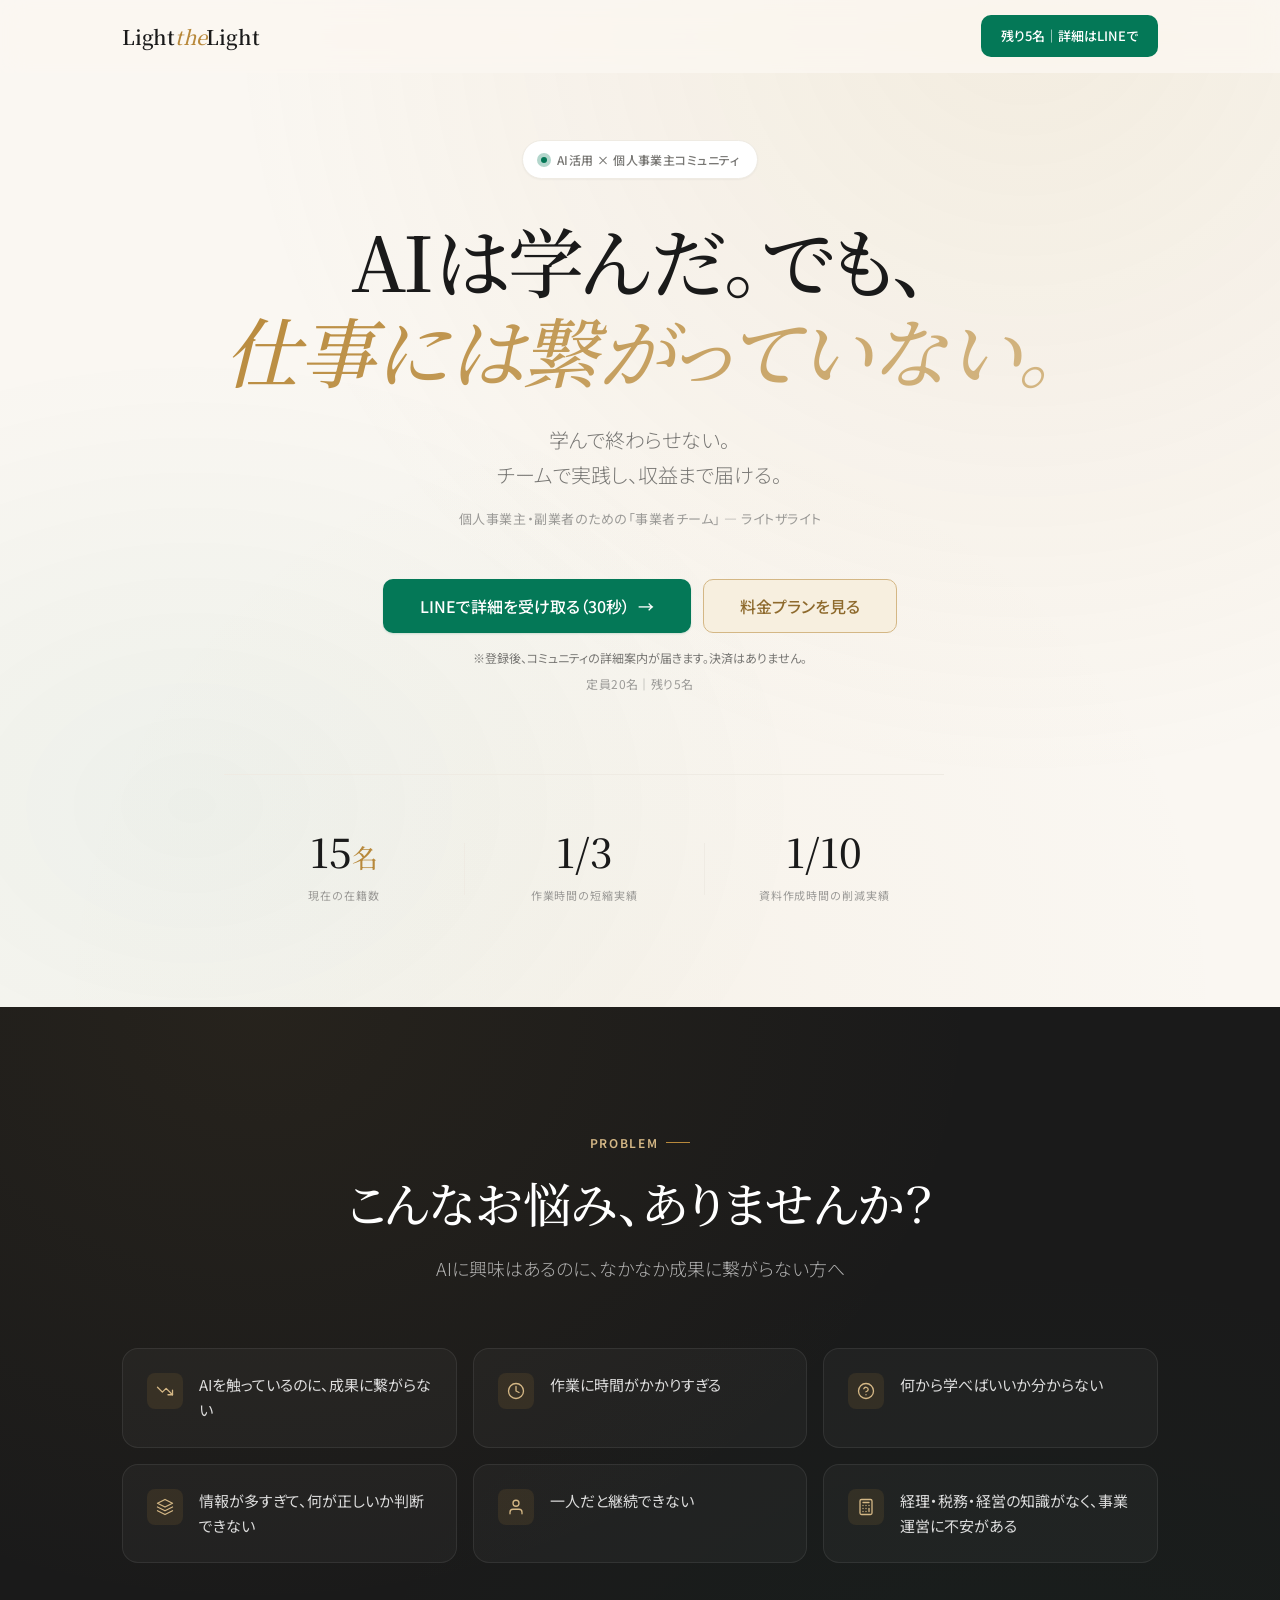
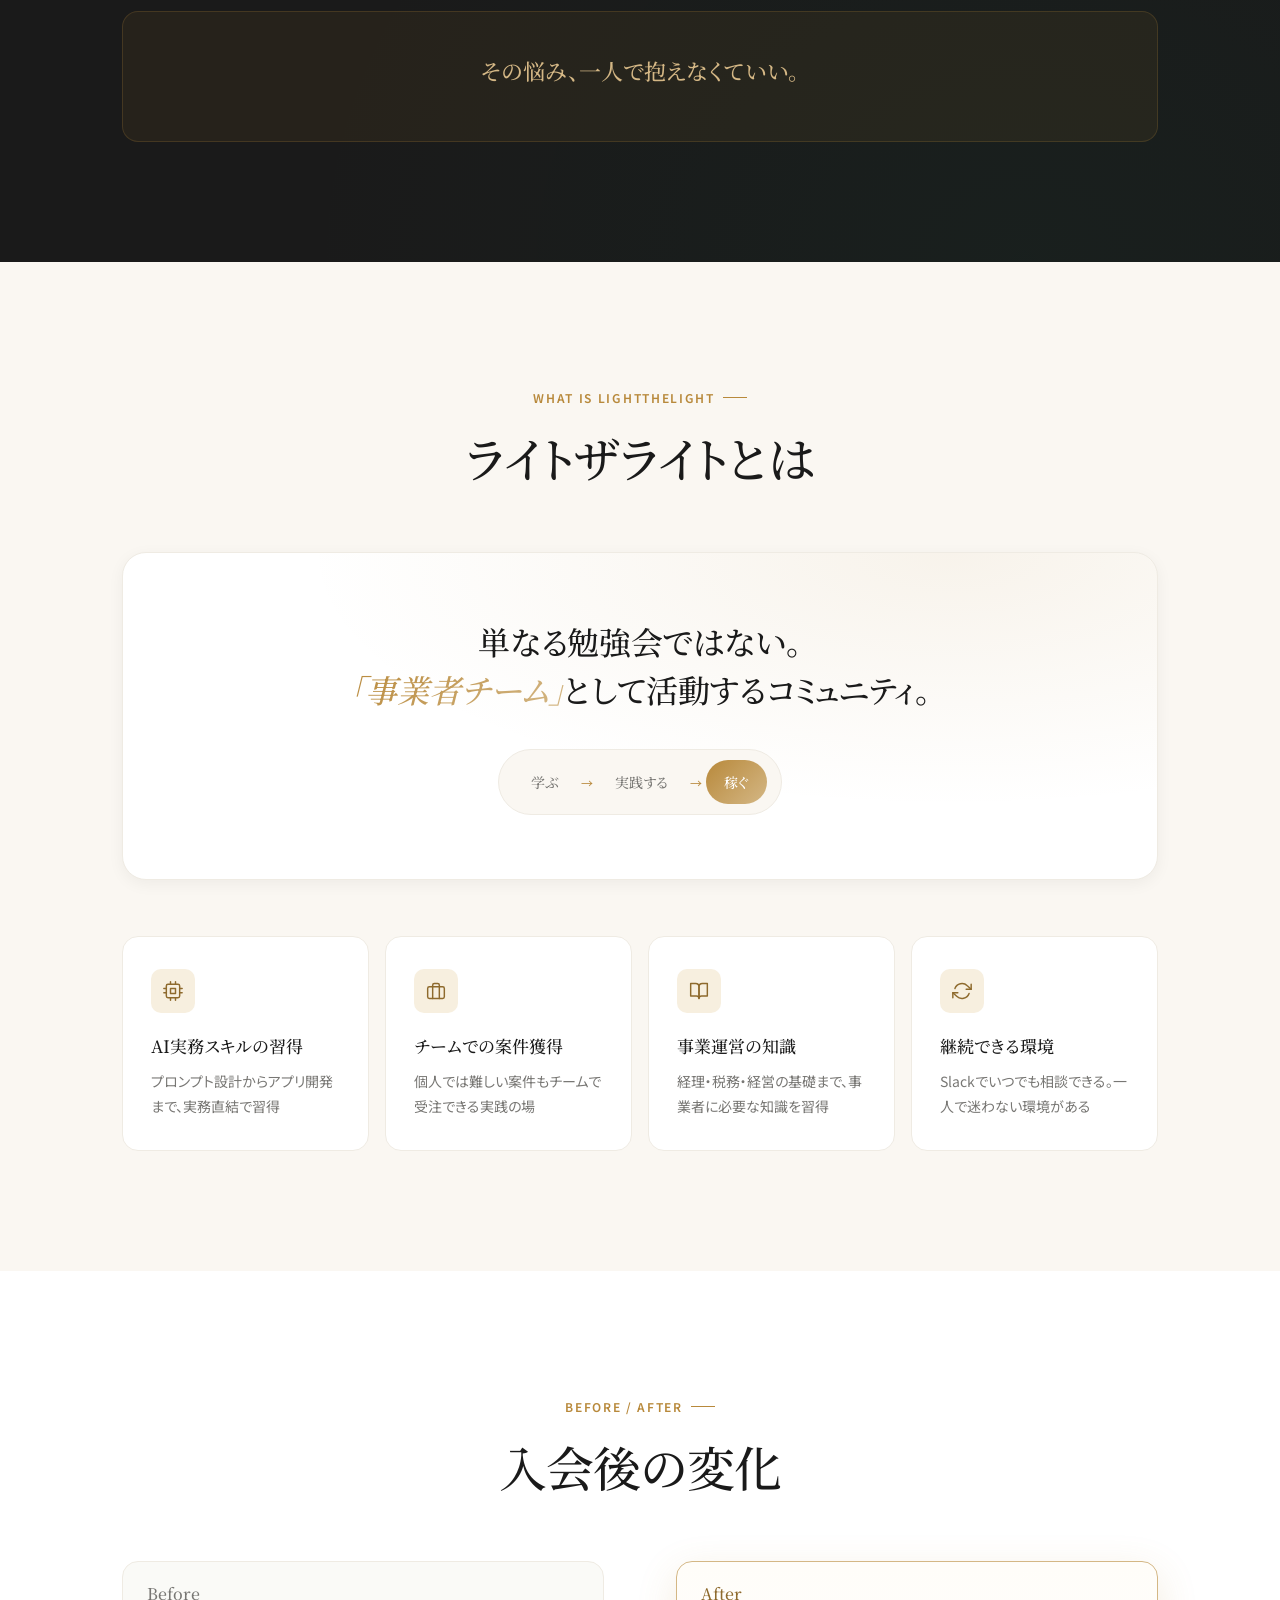
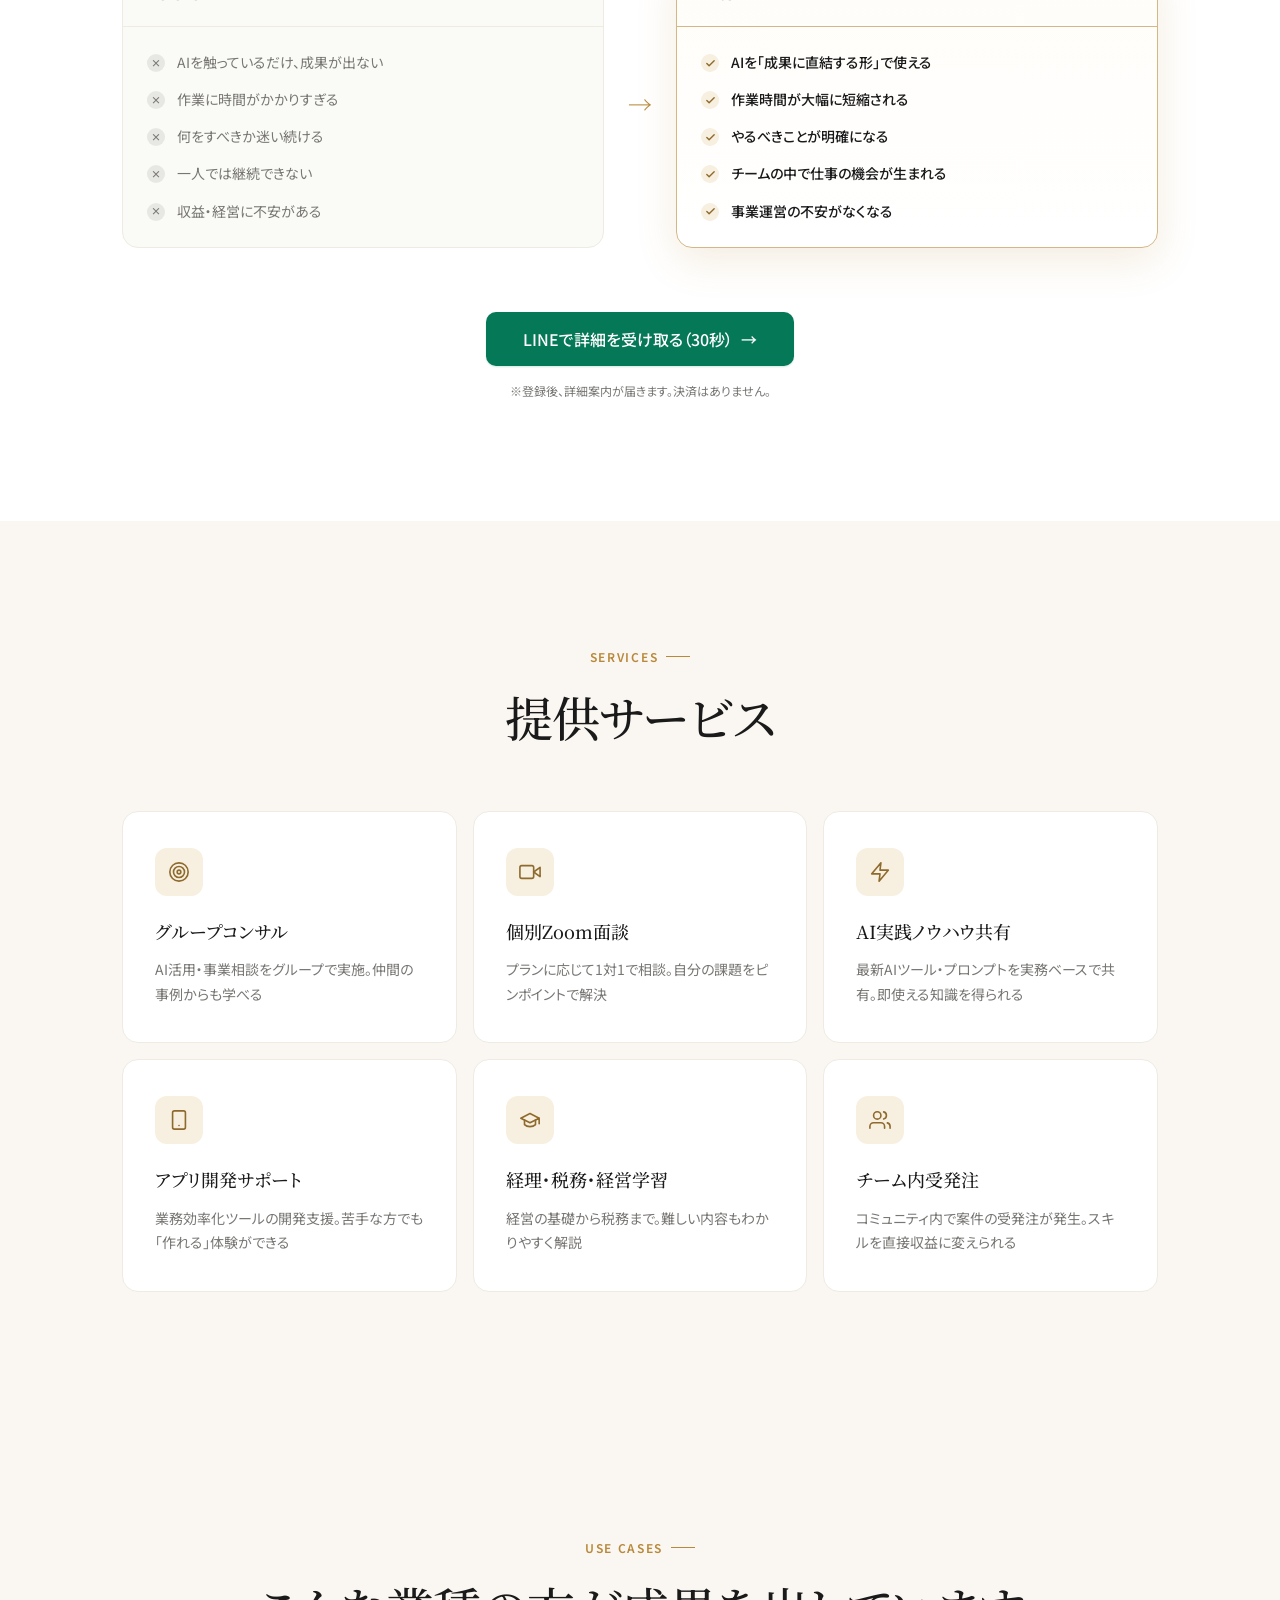
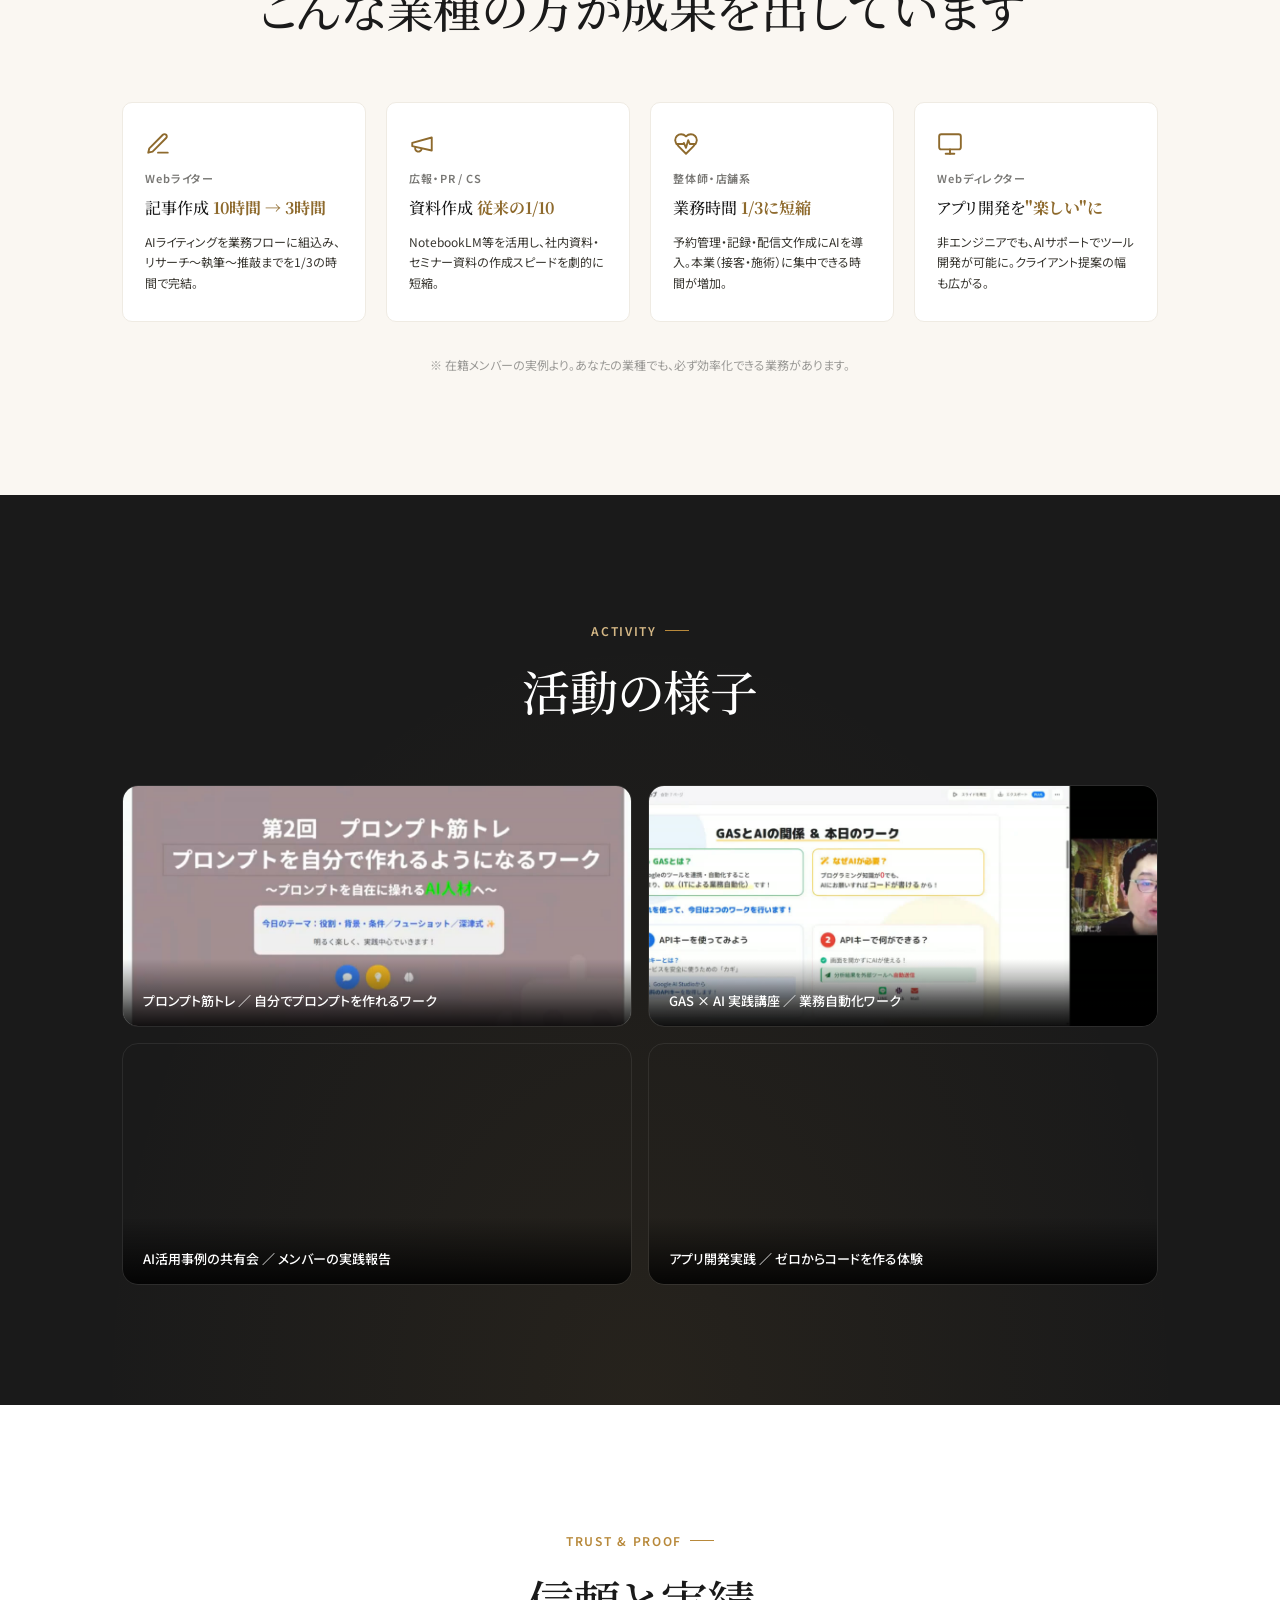
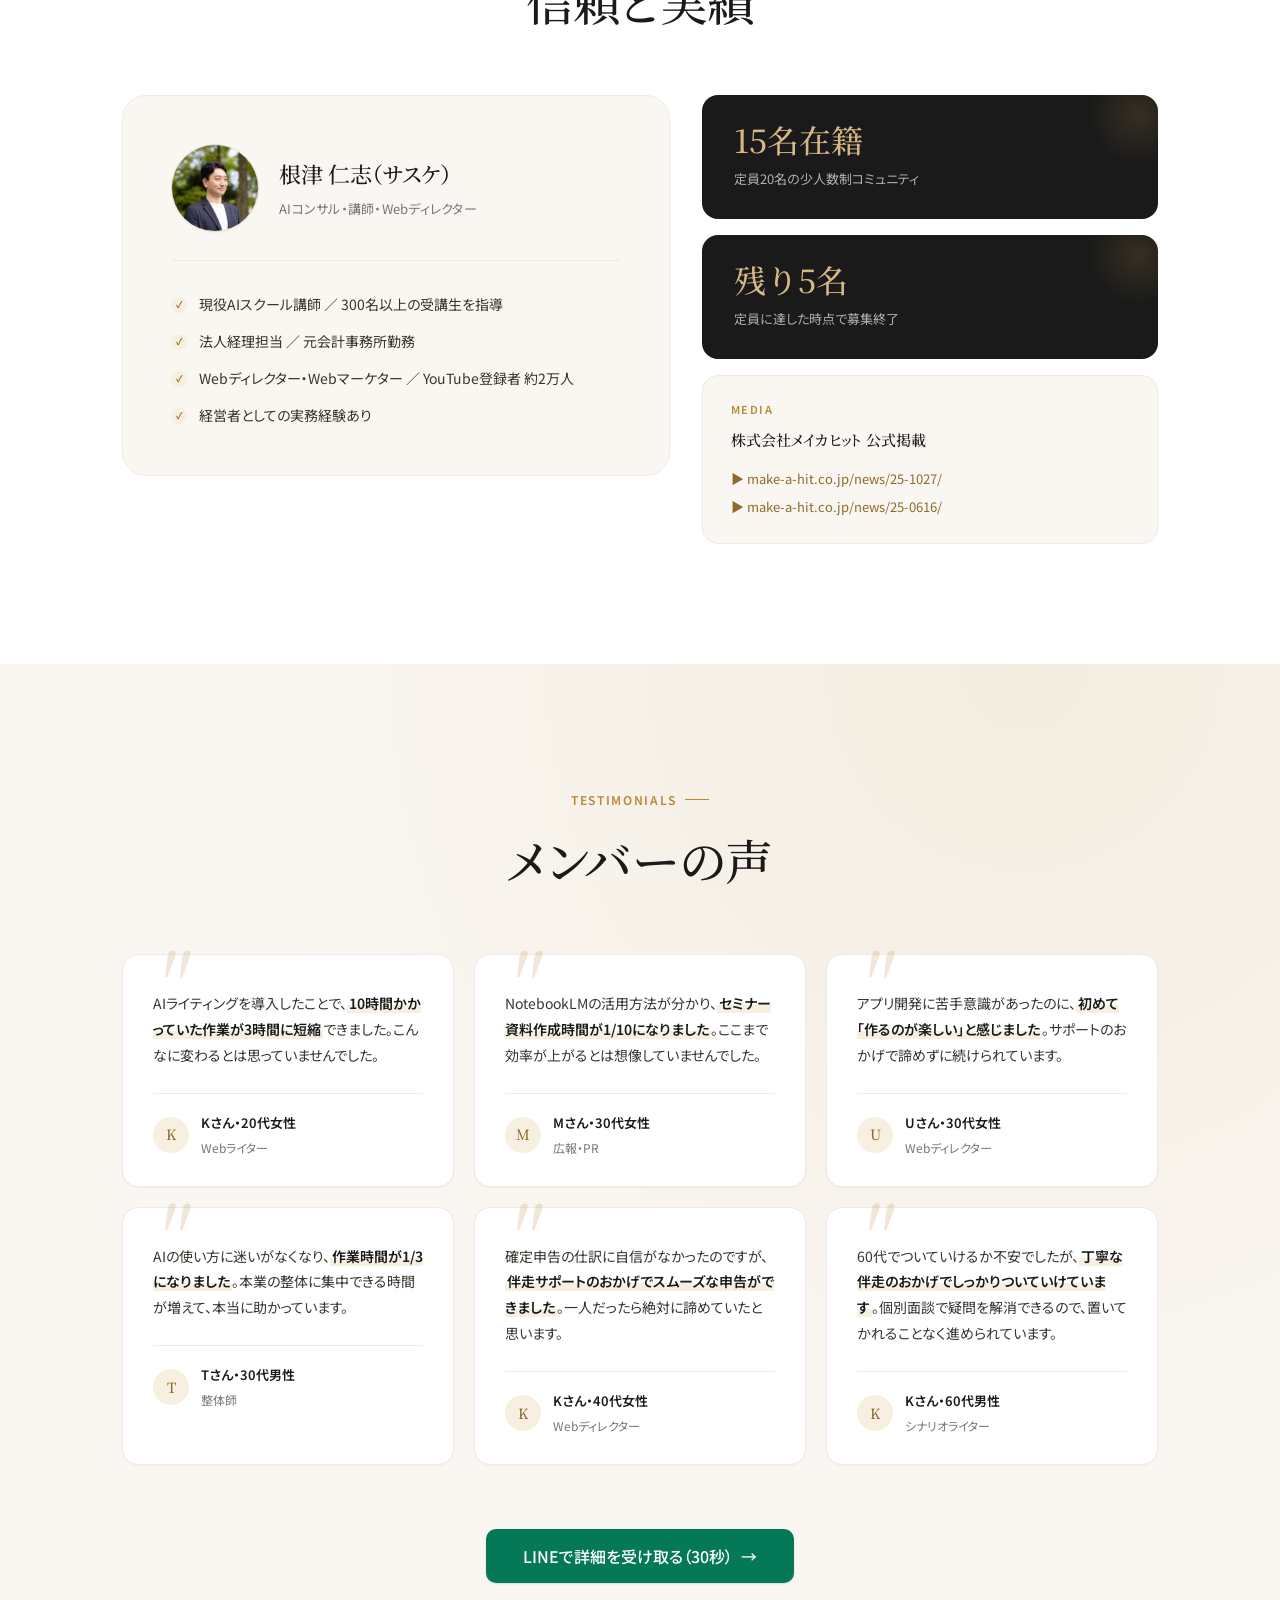
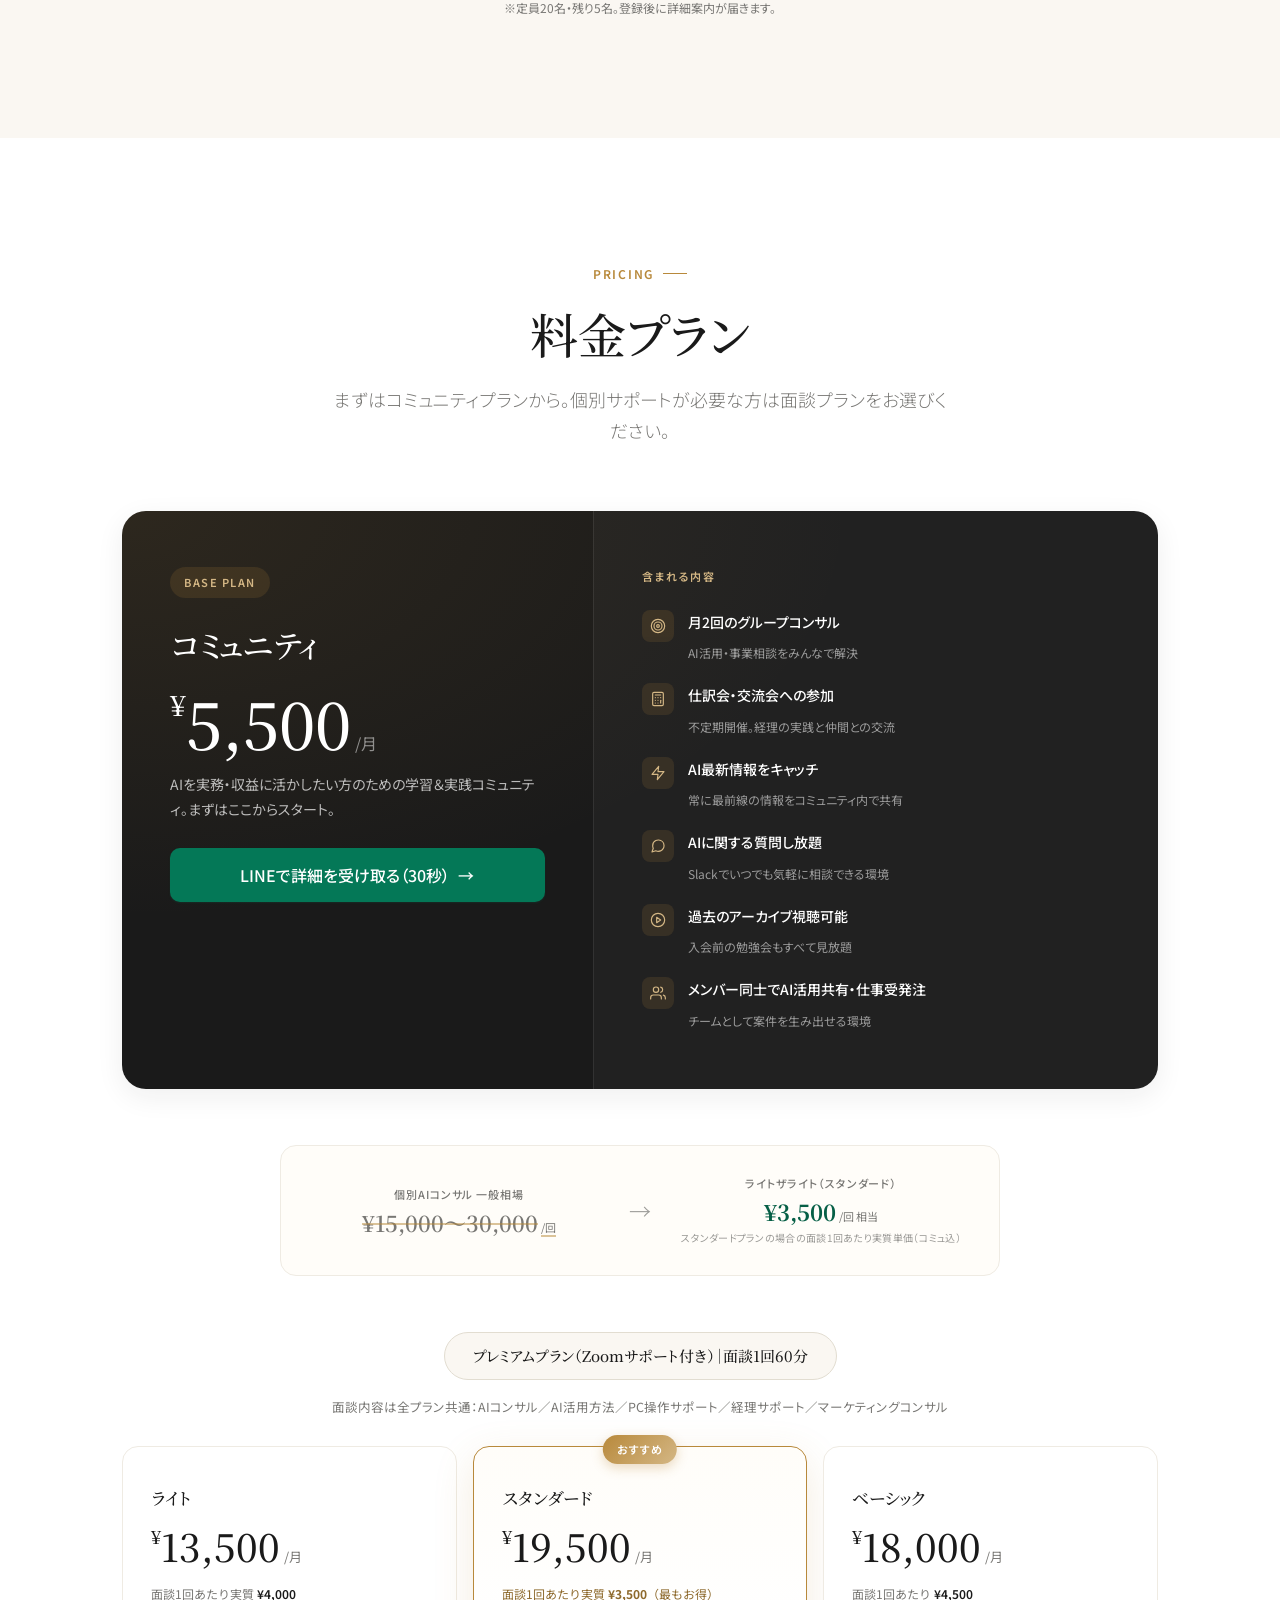
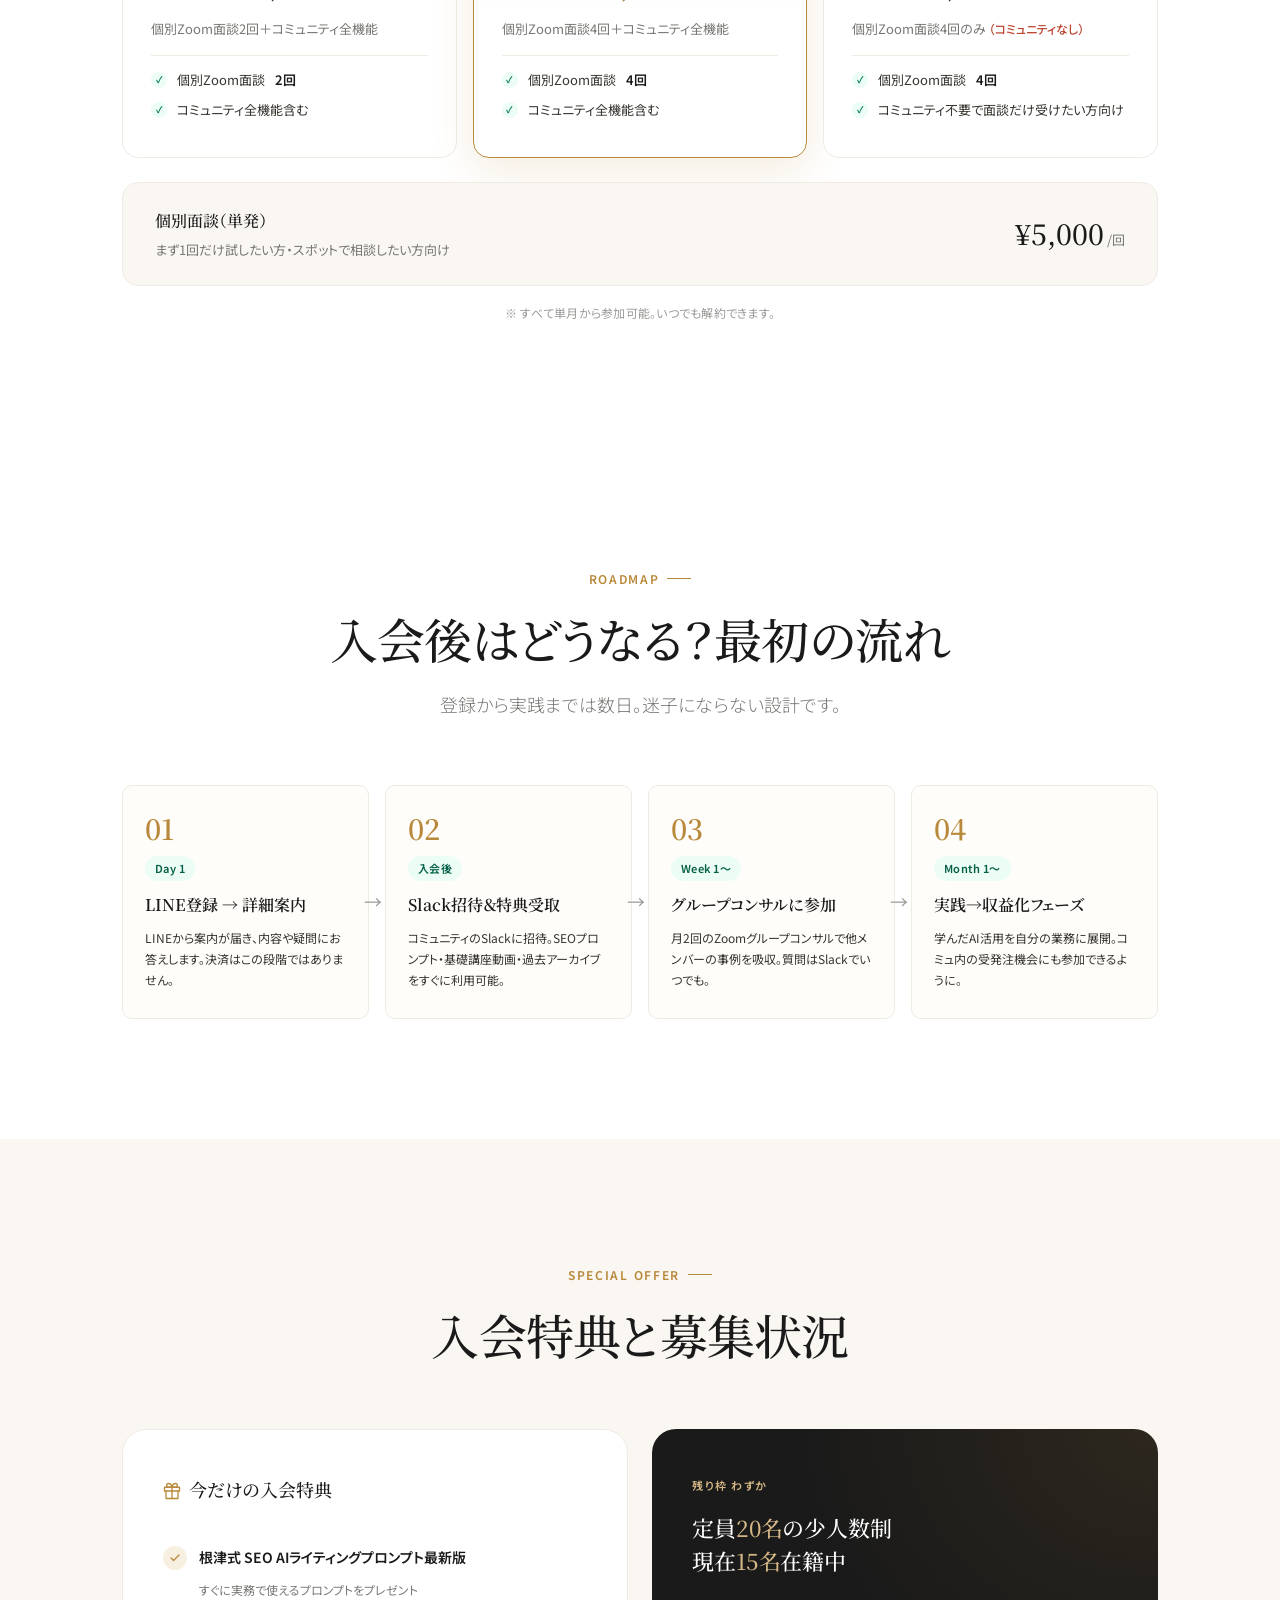
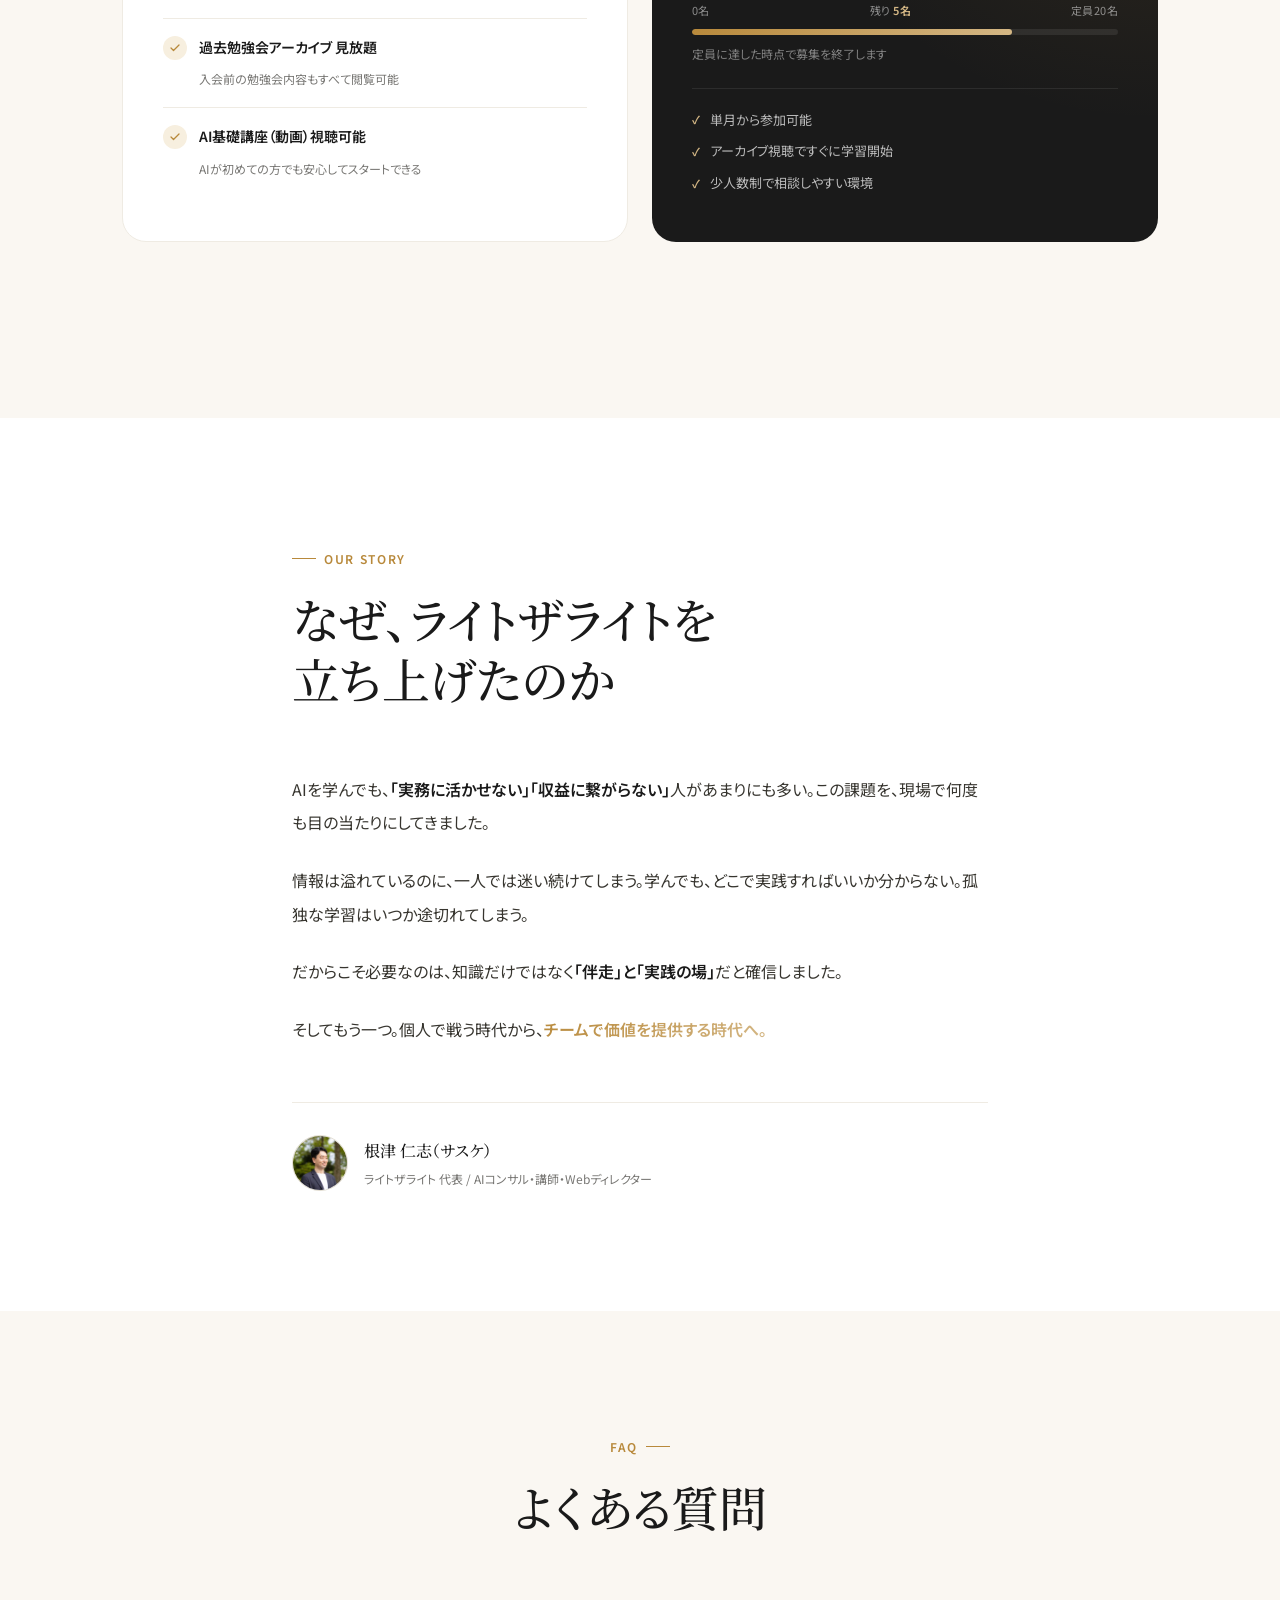
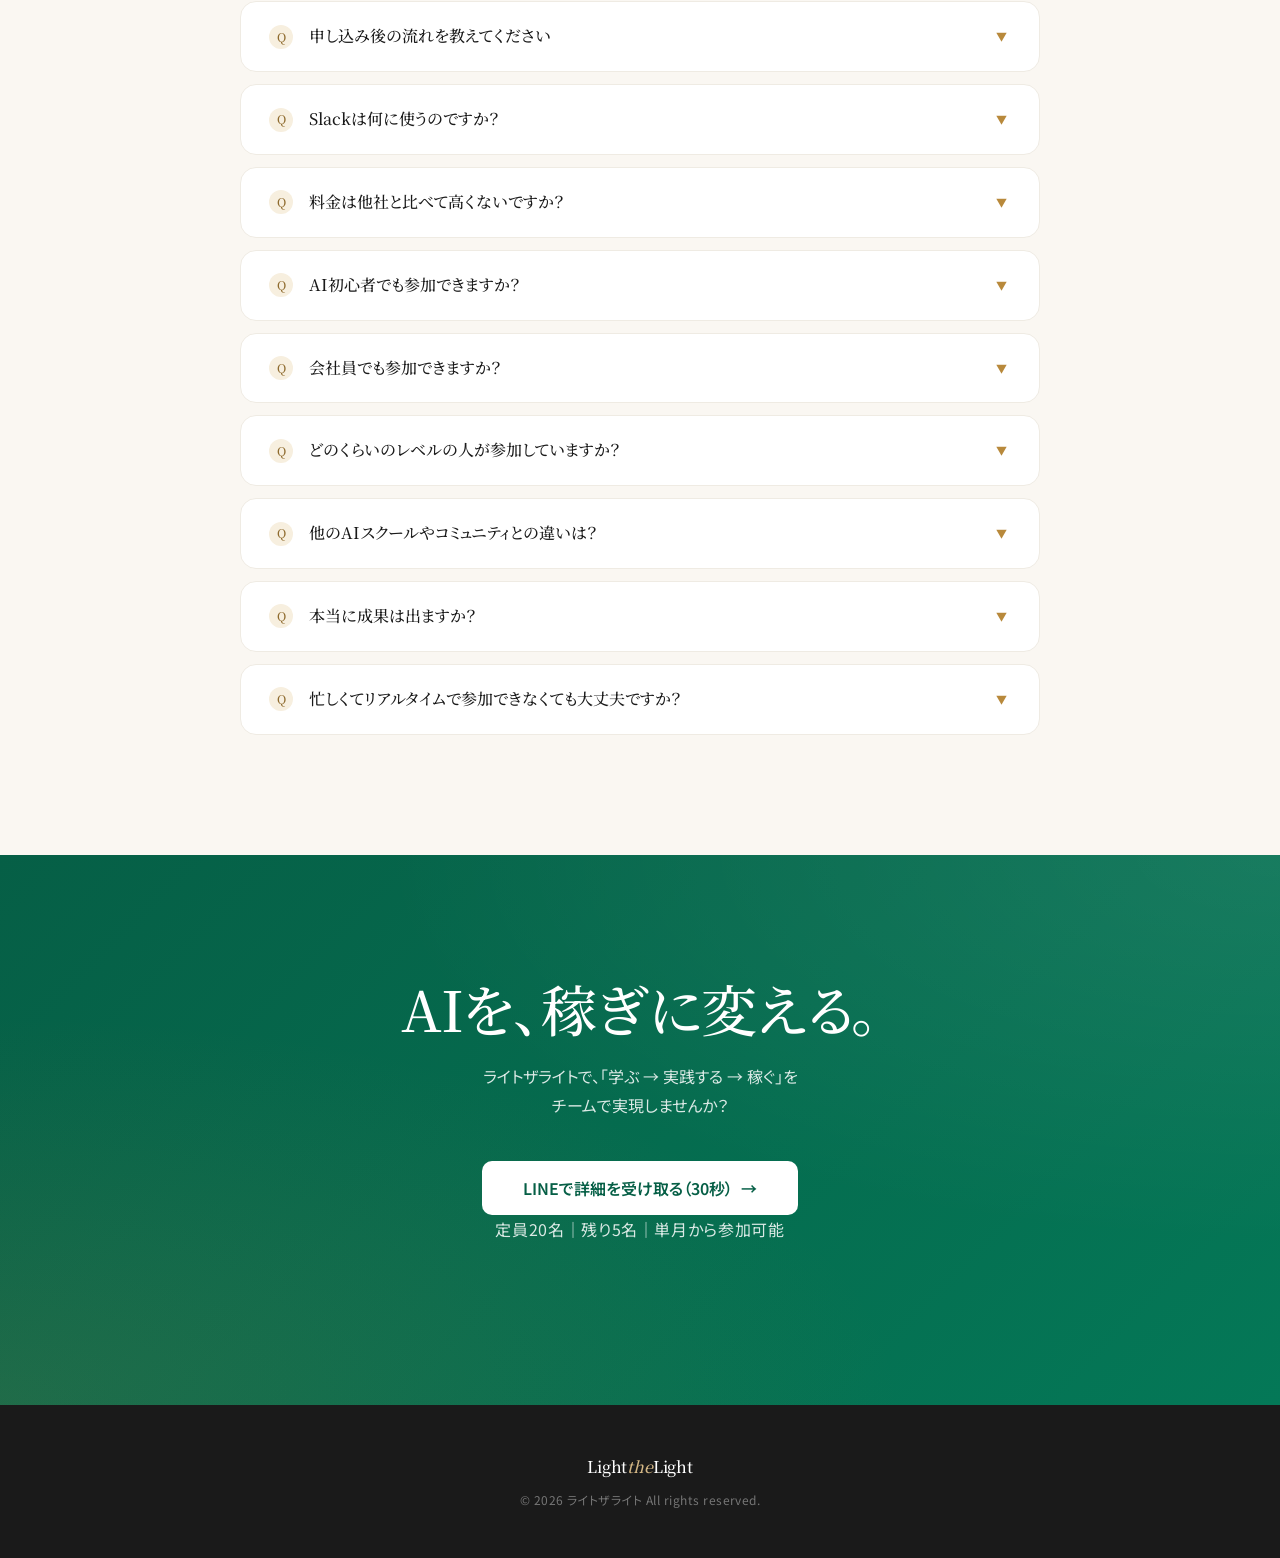
<file: index-pre-logo.html>
<!DOCTYPE html>
<html lang="ja">
<head>
    <meta charset="UTF-8">
    <meta name="viewport" content="width=device-width, initial-scale=1.0">
    <meta name="theme-color" content="#FAF7F2">
    <title>ライトザライト | AI活用×個人事業主コミュニティ</title>
    <meta name="description" content="AI活用を軸に「実務」「収益化」「事業運営」まで一気通貫でサポートする事業者チーム。学ぶ→実践する→稼ぐを、チームで完結。">
    <link rel="canonical" href="https://sasukewebjob-ai.github.io/light-the-light-lp/">
    <link rel="icon" href="data:image/svg+xml,%3Csvg xmlns='http://www.w3.org/2000/svg' viewBox='0 0 64 64'%3E%3Crect width='64' height='64' rx='14' fill='%231A1A1A'/%3E%3Ctext x='32' y='46' font-family='Georgia,serif' font-size='40' fill='%23D4B785' text-anchor='middle'%3EL%3C/text%3E%3C/svg%3E">

    <!-- OGP / Twitter Card -->
    <meta property="og:type" content="website">
    <meta property="og:url" content="https://sasukewebjob-ai.github.io/light-the-light-lp/">
    <meta property="og:title" content="ライトザライト | AI活用×個人事業主コミュニティ">
    <meta property="og:description" content="AIは学んだ。でも、仕事には繋がっていない――そんな方のための「事業者チーム」。学ぶ→実践→稼ぐをチームで完結。">
    <meta property="og:image" content="https://sasukewebjob-ai.github.io/light-the-light-lp/seminar1.jpg">
    <meta property="og:locale" content="ja_JP">
    <meta property="og:site_name" content="ライトザライト">
    <meta name="twitter:card" content="summary_large_image">
    <meta name="twitter:title" content="ライトザライト | AI活用×個人事業主コミュニティ">
    <meta name="twitter:description" content="AIは学んだ。でも、仕事には繋がっていない――そんな方のための「事業者チーム」。">
    <meta name="twitter:image" content="https://sasukewebjob-ai.github.io/light-the-light-lp/seminar1.jpg">

    <!-- Google Analytics 4 (TODO: GA4 測定IDを取得して GA_MEASUREMENT_ID を置き換え。GTMやMicrosoft Clarityも別途検討) -->
    <!--
    <script async src="https://www.googletagmanager.com/gtag/js?id=GA_MEASUREMENT_ID"></script>
    <script>
        window.dataLayer = window.dataLayer || [];
        function gtag(){dataLayer.push(arguments);}
        gtag('js', new Date());
        gtag('config', 'GA_MEASUREMENT_ID');
    </script>
    -->

    <link rel="preconnect" href="https://fonts.googleapis.com">
    <link rel="preconnect" href="https://fonts.gstatic.com" crossorigin>
    <link href="https://fonts.googleapis.com/css2?family=Noto+Sans+JP:wght@300;400;500;600;700&family=Noto+Serif+JP:wght@400;500;600;700&display=swap" rel="stylesheet">
    <style>
        *, *::before, *::after { box-sizing: border-box; margin: 0; padding: 0; }

        :root {
            /* ── Canvas / Surface (Notion warmth) ── */
            --bg-canvas:    #FAF7F2;
            --bg-surface:   #FFFFFF;
            --bg-elevated:  #FFFDF9;
            --bg-deep:      #1A1A1A;
            --bg-deep-soft: #2A2A28;

            /* ── Text (Notion charcoal) ── */
            --text-primary: #1A1A1A;
            --text-body:    #37352F;
            --text-muted:   #787774;
            --text-faint:   #9B9A97;
            --text-on-dark: #FFFFFF;

            /* ── Borders (hairline) ── */
            --border-subtle:  #EFEBE3;
            --border-default: #E2DDD1;
            --border-strong:  #C9C2B0;

            /* ── Accents (refined) ── */
            --gold:        #B8893B;
            --gold-soft:   #D4B785;
            --gold-deep:   #8E6A2D;
            --gold-bg:     #F7EFDF;
            --green:       #047857;
            --green-deep:  #065F46;
            --green-soft:  #10B981;
            --green-bg:    #ECFDF5;

            /* ── Gradients ── */
            --gold-grad:   linear-gradient(135deg, #B8893B 0%, #D4B785 100%);
            --mesh-gold:   radial-gradient(ellipse at 80% 0%, rgba(184,137,59,.10) 0%, transparent 55%);
            --mesh-green:  radial-gradient(ellipse at 20% 100%, rgba(4,120,87,.06) 0%, transparent 50%);

            /* ── Shadows (extra subtle) ── */
            --sh-hairline: 0 1px 2px rgba(26,26,26,.04);
            --sh-soft:     0 4px 16px rgba(26,26,26,.05);
            --sh-lift:     0 8px 28px rgba(26,26,26,.07);
            --sh-halo-gold:0 12px 40px rgba(184,137,59,.16);
            --sh-halo-green:0 12px 36px rgba(4,120,87,.18);

            /* ── Radius ── */
            --r-sm:  6px;
            --r-md:  10px;
            --r-lg:  16px;
            --r-xl:  24px;

            /* ── Fonts ── */
            --f-serif: 'Noto Serif JP', 'Hiragino Mincho ProN', 'YuMincho', serif;
            --f-sans:  'Noto Sans JP', 'Hiragino Sans', 'Yu Gothic', sans-serif;
        }

        html { scroll-behavior: smooth; }
        body {
            font-family: var(--f-sans);
            color: var(--text-body);
            background: var(--bg-canvas);
            line-height: 1.75;
            font-weight: 400;
            font-feature-settings: "palt" 1;
            -webkit-font-smoothing: antialiased;
            text-rendering: optimizeLegibility;
            overflow-x: hidden;
        }
        a { text-decoration: none; color: inherit; }
        img { display: block; max-width: 100%; }

        /* ════════════════════════════════════════
           LAYOUT
        ════════════════════════════════════════ */
        .container { max-width: 1100px; margin: 0 auto; padding: 0 32px; }
        .container-narrow { max-width: 760px; margin: 0 auto; padding: 0 32px; }
        .sec { padding: 120px 0; position: relative; }

        @media (max-width: 768px) {
            .container, .container-narrow { padding: 0 20px; }
            .sec { padding: 72px 0; }
        }

        /* ════════════════════════════════════════
           TYPOGRAPHY (Stripe weight-300 × Notion serif)
        ════════════════════════════════════════ */
        .eyebrow {
            display: inline-flex; align-items: center; gap: 8px;
            font-family: var(--f-sans);
            font-size: 12px; font-weight: 600;
            letter-spacing: .14em; text-transform: uppercase;
            color: var(--gold);
            margin-bottom: 20px;
        }
        .eyebrow::before {
            content: ''; width: 24px; height: 1px;
            background: var(--gold); display: inline-block;
        }
        .eyebrow.center { justify-content: center; }
        .eyebrow.center::before { display: none; }
        .eyebrow.center::after {
            content: ''; width: 24px; height: 1px;
            background: var(--gold);
        }

        .h-display {
            font-family: var(--f-serif);
            font-weight: 500;
            font-size: clamp(36px, 6.5vw, 72px);
            line-height: 1.18;
            letter-spacing: -.02em;
            color: var(--text-primary);
        }
        .h-1 {
            font-family: var(--f-serif);
            font-weight: 500;
            font-size: clamp(30px, 4.5vw, 48px);
            line-height: 1.25;
            letter-spacing: -.015em;
            color: var(--text-primary);
            margin-bottom: 20px;
        }
        .h-2 {
            font-family: var(--f-serif);
            font-weight: 500;
            font-size: clamp(22px, 2.6vw, 28px);
            line-height: 1.45;
            letter-spacing: -.005em;
            color: var(--text-primary);
        }
        .lead {
            font-family: var(--f-sans);
            font-weight: 300;
            font-size: clamp(16px, 1.4vw, 19px);
            line-height: 1.75;
            color: var(--text-muted);
            max-width: 620px;
        }
        .lead.center { margin-left: auto; margin-right: auto; }

        .sec-head { margin-bottom: 64px; }
        .sec-head.center { text-align: center; }
        @media (max-width: 768px) { .sec-head { margin-bottom: 48px; } }

        /* ════════════════════════════════════════
           BUTTONS (Stripe-style)
        ════════════════════════════════════════ */
        .btn {
            display: inline-flex; align-items: center; justify-content: center;
            gap: 8px;
            font-family: var(--f-sans);
            font-size: 15px; font-weight: 500;
            padding: 14px 28px;
            border-radius: var(--r-md);
            border: 1px solid transparent;
            cursor: pointer;
            transition: all .25s cubic-bezier(.4, 0, .2, 1);
            white-space: nowrap;
            line-height: 1;
        }
        .btn-primary {
            background: var(--green);
            color: #fff;
            box-shadow: 0 1px 2px rgba(4,120,87,.18);
        }
        .btn-primary:hover {
            background: var(--green-deep);
            transform: translateY(-1px);
            box-shadow: 0 8px 22px rgba(4,120,87,.24);
        }
        .btn-secondary {
            background: var(--gold-bg);
            color: var(--gold-deep);
            border-color: var(--gold-soft);
        }
        .btn-secondary:hover {
            background: var(--gold-soft);
            color: var(--bg-surface);
            border-color: var(--gold-soft);
            transform: translateY(-1px);
        }
        .btn-lg { padding: 18px 36px; font-size: 16px; }
        .btn-arrow { transition: transform .25s ease; }
        .btn:hover .btn-arrow { transform: translateX(3px); }

        /* ════════════════════════════════════════
           FADE ANIMATION (subtle)
        ════════════════════════════════════════ */
        .fade { opacity: 0; transform: translateY(12px); transition: opacity .8s ease, transform .8s ease; }
        .fade.on { opacity: 1; transform: translateY(0); }

        /* ===== Mid CTA ===== */
        .mid-cta { text-align: center; margin-top: 64px; }
        .mid-cta-note {
            font-size: 12px;
            color: var(--text-muted);
            margin-top: 14px;
        }
        @media (max-width: 640px) {
            .mid-cta { margin-top: 48px; }
            .mid-cta .btn { width: 100%; max-width: 360px; }
        }

        /* ===== SVG Icons ===== */
        .p-icon svg, .sol-point-icon svg, .srv-icon svg, .cpf-icon svg,
        .usecase-icon svg, .benefit-row .mark svg { display: block; }
        .p-icon, .cpf-icon { color: var(--gold-soft); }
        .sol-point-icon, .srv-icon, .usecase-icon { color: var(--gold-deep); }
        .usecase-icon { display: inline-flex; }
        .offer-benefits h3 svg { vertical-align: -3px; margin-right: 8px; color: var(--gold); }

        /* ════════════════════════════════════════
           NAV
        ════════════════════════════════════════ */
        .nav {
            position: fixed; top: 0; left: 0; right: 0; z-index: 999;
            background: rgba(250, 247, 242, .82);
            backdrop-filter: saturate(180%) blur(14px);
            -webkit-backdrop-filter: saturate(180%) blur(14px);
            border-bottom: 1px solid transparent;
            transition: border-color .3s ease, background .3s ease;
        }
        .nav.scrolled {
            border-bottom-color: var(--border-subtle);
            background: rgba(250, 247, 242, .94);
        }
        .nav-inner {
            display: flex; align-items: center; justify-content: space-between;
            height: 72px;
            max-width: 1100px; margin: 0 auto; padding: 0 32px;
        }
        .nav-logo {
            font-family: var(--f-serif);
            font-size: 20px; font-weight: 600;
            color: var(--text-primary);
            letter-spacing: -.01em;
        }
        .nav-logo span { color: var(--gold); font-style: italic; font-weight: 500; }
        .nav-cta {
            background: var(--green);
            color: #fff;
            font-size: 13px; font-weight: 500;
            padding: 10px 20px;
            border-radius: var(--r-md);
            transition: all .25s ease;
        }
        .nav-cta:hover { background: var(--green-deep); transform: translateY(-1px); }
        @media (max-width: 768px) {
            .nav-inner { padding: 0 20px; height: 64px; }
            .nav-cta { font-size: 12px; padding: 8px 16px; }
        }

        /* ════════════════════════════════════════
           HERO (hybrid showcase)
        ════════════════════════════════════════ */
        .hero {
            min-height: 100vh;
            display: flex; flex-direction: column;
            align-items: center; justify-content: center;
            text-align: center;
            padding: 140px 32px 100px;
            position: relative;
            background: var(--mesh-gold), var(--bg-canvas);
        }
        .hero::before {
            content: '';
            position: absolute; inset: 0;
            background:
                radial-gradient(ellipse at 15% 80%, rgba(4,120,87,.05) 0%, transparent 40%),
                radial-gradient(circle at 50% 100%, rgba(184,137,59,.04) 0%, transparent 50%);
            pointer-events: none;
        }
        .hero-inner { position: relative; max-width: 880px; }
        .hero-pill {
            display: inline-flex; align-items: center; gap: 10px;
            background: var(--bg-surface);
            border: 1px solid var(--border-subtle);
            padding: 8px 18px;
            border-radius: 100px;
            font-size: 12px; font-weight: 500;
            color: var(--text-muted);
            letter-spacing: .04em;
            margin-bottom: 36px;
            box-shadow: var(--sh-hairline);
        }
        .hero-pill-dot {
            width: 6px; height: 6px;
            background: var(--green);
            border-radius: 50%;
            position: relative;
        }
        .hero-pill-dot::before {
            content: ''; position: absolute; inset: -4px;
            background: var(--green); border-radius: 50%;
            opacity: .3;
            animation: ping 2s cubic-bezier(0, 0, .2, 1) infinite;
        }
        @keyframes ping {
            75%, 100% { transform: scale(2.4); opacity: 0; }
        }
        .hero-title {
            font-family: var(--f-serif);
            font-weight: 500;
            font-size: clamp(36px, 7vw, 76px);
            line-height: 1.18;
            letter-spacing: -.02em;
            color: var(--text-primary);
            margin-bottom: 28px;
        }
        .hero-title .accent {
            background: var(--gold-grad);
            -webkit-background-clip: text;
            background-clip: text;
            color: transparent;
            font-style: italic;
        }
        .hero-sub {
            font-family: var(--f-sans);
            font-weight: 300;
            font-size: clamp(16px, 1.6vw, 20px);
            line-height: 1.75;
            color: var(--text-muted);
            max-width: 580px;
            margin: 0 auto 16px;
        }
        .hero-concept {
            font-size: 13px;
            color: var(--text-faint);
            letter-spacing: .04em;
            margin-bottom: 48px;
        }
        .hero-ctas {
            display: flex; gap: 12px; justify-content: center; flex-wrap: wrap;
            margin-bottom: 16px;
        }
        .hero-cta-microcopy {
            font-size: 12px;
            color: var(--text-muted);
            margin-top: 12px;
            line-height: 1.5;
        }
        .hero-cta-note {
            font-size: 12px; color: var(--text-faint);
            letter-spacing: .04em;
            margin-top: 6px;
        }
        .hero-stats {
            display: grid;
            grid-template-columns: repeat(3, 1fr);
            gap: 0;
            margin-top: 80px; padding-top: 56px;
            border-top: 1px solid var(--border-subtle);
            max-width: 720px;
        }
        .hero-stat { text-align: center; padding: 0 16px; position: relative; }
        .hero-stat + .hero-stat::before {
            content: ''; position: absolute;
            left: 0; top: 12px; bottom: 12px;
            width: 1px; background: var(--border-subtle);
        }
        .hero-stat-num {
            display: block;
            font-family: var(--f-serif);
            font-weight: 500;
            font-size: clamp(28px, 3.4vw, 40px);
            line-height: 1;
            color: var(--text-primary);
            margin-bottom: 8px;
            font-feature-settings: "tnum" 1;
        }
        .hero-stat-num .unit { color: var(--gold); font-size: .65em; }
        .hero-stat-lbl {
            font-size: 11px;
            color: var(--text-faint);
            letter-spacing: .08em;
            text-transform: uppercase;
        }
        @media (max-width: 640px) {
            .hero { padding: 120px 20px 80px; }
            .hero-stats { padding-top: 32px; margin-top: 48px; }
            .hero-stat { padding: 0 8px; }
            .hero-stat-lbl { font-size: 10px; letter-spacing: .04em; }
        }

        /* ════════════════════════════════════════
           PROBLEM (dark canvas, refined)
        ════════════════════════════════════════ */
        .problem {
            background: var(--bg-deep);
            color: var(--text-on-dark);
            position: relative;
            overflow: hidden;
        }
        .problem::before {
            content: '';
            position: absolute; inset: 0;
            background:
                radial-gradient(ellipse at 20% 0%, rgba(184,137,59,.08) 0%, transparent 50%),
                radial-gradient(ellipse at 80% 100%, rgba(4,120,87,.06) 0%, transparent 50%);
            pointer-events: none;
        }
        .problem .container { position: relative; }
        .problem .eyebrow { color: var(--gold-soft); }
        .problem .h-1 { color: #fff; }
        .problem .lead { color: rgba(255,255,255,.65); }
        .problem-grid {
            display: grid;
            grid-template-columns: repeat(auto-fit, minmax(300px, 1fr));
            gap: 16px;
            margin-bottom: 48px;
        }
        .p-item {
            display: flex; align-items: flex-start; gap: 16px;
            background: rgba(255,255,255,.03);
            border: 1px solid rgba(255,255,255,.08);
            border-radius: var(--r-lg);
            padding: 24px 24px;
            transition: all .3s ease;
        }
        .p-item:hover {
            background: rgba(255,255,255,.05);
            border-color: rgba(184,137,59,.3);
            transform: translateY(-2px);
        }
        .p-icon {
            width: 36px; height: 36px; min-width: 36px;
            background: rgba(184,137,59,.12);
            border-radius: 8px;
            display: flex; align-items: center; justify-content: center;
            font-size: 18px;
        }
        .p-text {
            font-size: 15px;
            color: rgba(255,255,255,.84);
            line-height: 1.65;
        }
        .problem-bridge {
            text-align: center;
            padding: 40px 32px;
            background: rgba(184,137,59,.08);
            border: 1px solid rgba(184,137,59,.2);
            border-radius: var(--r-lg);
        }
        .problem-bridge p {
            font-family: var(--f-serif);
            font-size: 22px; font-weight: 500;
            color: var(--gold-soft);
            margin-bottom: 10px;
        }
        .problem-bridge small {
            font-size: 14px;
            color: rgba(255,255,255,.6);
            line-height: 1.8;
        }

        /* ════════════════════════════════════════
           SOLUTION
        ════════════════════════════════════════ */
        .solution { background: var(--bg-canvas); }
        .sol-concept {
            background: var(--bg-surface);
            border: 1px solid var(--border-subtle);
            border-radius: var(--r-xl);
            padding: 64px 48px;
            box-shadow: var(--sh-soft);
            text-align: center;
            margin-bottom: 56px;
            position: relative;
            overflow: hidden;
        }
        .sol-concept::before {
            content: '';
            position: absolute; inset: 0;
            background: var(--mesh-gold);
            pointer-events: none;
        }
        .sol-concept-inner { position: relative; }
        .sol-concept h3 {
            font-family: var(--f-serif);
            font-weight: 500;
            font-size: clamp(22px, 3vw, 32px);
            line-height: 1.5;
            color: var(--text-primary);
            margin-bottom: 36px;
            letter-spacing: -.01em;
        }
        .sol-concept h3 em {
            font-style: italic;
            background: var(--gold-grad);
            -webkit-background-clip: text;
            background-clip: text;
            color: transparent;
        }
        .sol-flow {
            display: inline-flex; align-items: center;
            gap: 0; flex-wrap: nowrap;
            background: var(--bg-canvas);
            border: 1px solid var(--border-subtle);
            border-radius: 100px;
            padding: 10px 14px;
        }
        .flow-step {
            font-family: var(--f-serif);
            font-weight: 500;
            font-size: 14px;
            padding: 10px 18px;
            border-radius: 100px;
            white-space: nowrap;
        }
        .flow-step.outline { color: var(--text-muted); }
        .flow-step.active {
            background: var(--gold-grad);
            color: #fff;
        }
        .flow-arr { color: var(--gold); margin: 0 4px; font-size: 12px; }

        .sol-points {
            display: grid;
            grid-template-columns: repeat(auto-fit, minmax(240px, 1fr));
            gap: 16px;
        }
        .sol-point {
            background: var(--bg-surface);
            border: 1px solid var(--border-subtle);
            border-radius: var(--r-lg);
            padding: 32px 28px;
            transition: all .3s ease;
        }
        .sol-point:hover {
            transform: translateY(-3px);
            border-color: var(--gold-soft);
            box-shadow: var(--sh-soft);
        }
        .sol-point-icon {
            display: inline-flex;
            width: 44px; height: 44px;
            background: var(--gold-bg);
            border-radius: 10px;
            align-items: center; justify-content: center;
            font-size: 22px;
            margin-bottom: 18px;
        }
        .sol-point h4 {
            font-family: var(--f-serif);
            font-weight: 500;
            font-size: 17px;
            color: var(--text-primary);
            margin-bottom: 8px;
        }
        .sol-point p {
            font-size: 14px;
            color: var(--text-muted);
            line-height: 1.75;
        }

        @media (max-width: 600px) {
            .sol-concept { padding: 40px 24px; }
            .sol-flow { padding: 8px; gap: 0; }
            .flow-step { font-size: 13px; padding: 8px 12px; }
        }

        /* ════════════════════════════════════════
           BEFORE / AFTER
        ════════════════════════════════════════ */
        .benefits { background: var(--bg-surface); }
        .ba-wrap {
            display: grid;
            grid-template-columns: 1fr auto 1fr;
            gap: 24px;
            align-items: stretch;
            margin-bottom: 64px;
        }
        .ba-col {
            border-radius: var(--r-lg);
            border: 1px solid var(--border-subtle);
            overflow: hidden;
            display: flex; flex-direction: column;
        }
        .ba-col.before { background: #FAFAF7; }
        .ba-col.after {
            background: linear-gradient(180deg, var(--bg-elevated) 0%, var(--bg-surface) 100%);
            border-color: var(--gold-soft);
            box-shadow: var(--sh-halo-gold);
        }
        .ba-head {
            padding: 18px 24px;
            font-family: var(--f-serif);
            font-weight: 500;
            font-size: 16px;
            border-bottom: 1px solid var(--border-subtle);
            display: flex; align-items: center; gap: 10px;
        }
        .ba-col.before .ba-head { color: var(--text-muted); }
        .ba-col.after .ba-head { color: var(--gold-deep); border-bottom-color: var(--gold-soft); }
        .ba-body {
            padding: 24px;
            display: flex; flex-direction: column; gap: 14px;
            flex: 1;
        }
        .ba-item {
            display: flex; align-items: flex-start; gap: 12px;
            font-size: 14px;
            line-height: 1.65;
        }
        .ba-mark {
            width: 18px; height: 18px; min-width: 18px;
            border-radius: 50%;
            display: inline-flex; align-items: center; justify-content: center;
            font-size: 10px; font-weight: 700;
            margin-top: 3px;
        }
        .ba-col.before .ba-mark { background: rgba(120,119,116,.15); color: var(--text-muted); }
        .ba-col.after .ba-mark { background: var(--gold-bg); color: var(--gold-deep); }
        .ba-col.before .ba-item { color: var(--text-muted); }
        .ba-col.after .ba-item { color: var(--text-primary); font-weight: 500; }
        .ba-arr {
            display: flex; align-items: center; justify-content: center;
            font-size: 24px;
            color: var(--gold);
            font-family: var(--f-serif);
        }

        .num-grid {
            display: grid;
            grid-template-columns: repeat(auto-fit, minmax(220px, 1fr));
            gap: 16px;
        }
        .num-card {
            background: var(--bg-deep);
            border-radius: var(--r-lg);
            padding: 32px 28px;
            color: #fff;
            position: relative;
            overflow: hidden;
        }
        .num-card::before {
            content: '';
            position: absolute; top: -40px; right: -40px;
            width: 120px; height: 120px;
            background: radial-gradient(circle, rgba(184,137,59,.15), transparent 70%);
        }
        .num-from {
            font-size: 12px;
            color: rgba(255,255,255,.5);
            letter-spacing: .04em;
            margin-bottom: 6px;
            position: relative;
        }
        .num-val {
            display: block;
            font-family: var(--f-serif);
            font-weight: 500;
            font-size: 36px;
            line-height: 1;
            color: var(--gold-soft);
            margin-bottom: 10px;
            position: relative;
            font-feature-settings: "tnum" 1;
        }
        .num-lbl {
            font-size: 13px;
            color: rgba(255,255,255,.7);
            line-height: 1.6;
            position: relative;
        }

        @media (max-width: 768px) {
            .ba-wrap { grid-template-columns: 1fr; }
            .ba-arr { transform: rotate(90deg); padding: 8px 0; }
        }

        /* ════════════════════════════════════════
           SERVICES
        ════════════════════════════════════════ */
        .services { background: var(--bg-canvas); }
        .srv-grid {
            display: grid;
            grid-template-columns: repeat(auto-fit, minmax(300px, 1fr));
            gap: 16px;
        }
        .srv-card {
            background: var(--bg-surface);
            border: 1px solid var(--border-subtle);
            border-radius: var(--r-lg);
            padding: 36px 32px;
            transition: all .3s ease;
        }
        .srv-card:hover {
            transform: translateY(-3px);
            border-color: var(--gold-soft);
            box-shadow: var(--sh-soft);
        }
        .srv-icon {
            width: 48px; height: 48px;
            background: var(--gold-bg);
            border-radius: 12px;
            display: flex; align-items: center; justify-content: center;
            font-size: 22px;
            margin-bottom: 20px;
        }
        .srv-card h3 {
            font-family: var(--f-serif);
            font-weight: 500;
            font-size: 18px;
            color: var(--text-primary);
            margin-bottom: 10px;
        }
        .srv-card p {
            font-size: 14px;
            color: var(--text-muted);
            line-height: 1.75;
        }

        /* ════════════════════════════════════════
           ACTIVITY
        ════════════════════════════════════════ */
        .activity {
            background: var(--bg-deep);
            color: var(--text-on-dark);
            position: relative;
            overflow: hidden;
        }
        .activity::before {
            content: '';
            position: absolute; inset: 0;
            background: radial-gradient(ellipse at 50% 100%, rgba(184,137,59,.08), transparent 60%);
            pointer-events: none;
        }
        .activity .container { position: relative; }
        .activity .eyebrow { color: var(--gold-soft); }
        .activity .h-1 { color: #fff; }
        .activity .lead { color: rgba(255,255,255,.65); }

        .act-grid {
            display: grid;
            grid-template-columns: repeat(2, 1fr);
            gap: 16px;
        }
        .act-item {
            border-radius: var(--r-lg);
            overflow: hidden;
            position: relative;
            border: 1px solid rgba(255,255,255,.08);
        }
        .act-item img {
            width: 100%; height: 240px;
            object-fit: cover;
            transition: transform .6s ease;
        }
        .act-item:hover img { transform: scale(1.04); }
        .act-caption {
            position: absolute;
            bottom: 0; left: 0; right: 0;
            background: linear-gradient(180deg, transparent, rgba(0,0,0,.85));
            color: #fff;
            font-size: 13px;
            font-weight: 500;
            padding: 32px 20px 16px;
            line-height: 1.5;
        }
        @media (max-width: 600px) { .act-grid { grid-template-columns: 1fr; } }

        /* ════════════════════════════════════════
           USE CASES
        ════════════════════════════════════════ */
        .usecases { background: var(--bg-canvas); }
        .usecase-grid {
            display: grid;
            grid-template-columns: repeat(4, 1fr);
            gap: 20px;
            margin-top: 8px;
        }
        .usecase-card {
            background: var(--bg-surface);
            border: 1px solid var(--border-subtle);
            border-radius: var(--r-md);
            padding: 28px 22px;
            transition: all .25s ease;
        }
        .usecase-card:hover {
            border-color: var(--border-default);
            box-shadow: var(--sh-soft);
            transform: translateY(-2px);
        }
        .usecase-icon { font-size: 28px; margin-bottom: 12px; }
        .usecase-role {
            font-size: 11px;
            color: var(--text-muted);
            letter-spacing: .08em;
            font-weight: 600;
            margin-bottom: 8px;
        }
        .usecase-result {
            font-family: var(--f-serif);
            font-size: 16px;
            color: var(--text-primary);
            line-height: 1.5;
            margin-bottom: 12px;
            font-weight: 500;
        }
        .usecase-result strong {
            color: var(--gold-deep);
            font-weight: 700;
        }
        .usecase-desc {
            font-size: 12px;
            color: var(--text-body);
            line-height: 1.7;
        }
        .usecase-note {
            text-align: center;
            font-size: 12px;
            color: var(--text-faint);
            margin-top: 32px;
        }
        @media (max-width: 900px) {
            .usecase-grid { grid-template-columns: repeat(2, 1fr); }
        }
        @media (max-width: 480px) {
            .usecase-grid { grid-template-columns: 1fr; gap: 14px; }
        }

        /* ════════════════════════════════════════
           PROOF
        ════════════════════════════════════════ */
        .proof { background: var(--bg-surface); }
        .proof-grid {
            display: grid;
            grid-template-columns: 1.2fr 1fr;
            gap: 32px;
            align-items: start;
        }
        .profile-card {
            background: var(--bg-canvas);
            border: 1px solid var(--border-subtle);
            border-radius: var(--r-xl);
            padding: 48px;
        }
        .profile-top {
            display: flex; align-items: center; gap: 20px;
            margin-bottom: 32px;
            padding-bottom: 28px;
            border-bottom: 1px solid var(--border-subtle);
        }
        .profile-avatar {
            width: 88px; height: 88px;
            border-radius: 50%;
            overflow: hidden;
            flex-shrink: 0;
            border: 1px solid var(--border-default);
            box-shadow: var(--sh-hairline);
        }
        .profile-avatar img { width: 100%; height: 100%; object-fit: cover; }
        .profile-name {
            font-family: var(--f-serif);
            font-weight: 500;
            font-size: 22px;
            color: var(--text-primary);
            margin-bottom: 4px;
            letter-spacing: -.01em;
        }
        .profile-role {
            font-size: 13px;
            color: var(--text-muted);
            letter-spacing: .02em;
        }
        .profile-items { display: flex; flex-direction: column; gap: 14px; }
        .profile-item {
            display: flex; gap: 12px; align-items: flex-start;
            font-size: 14px; color: var(--text-body);
            line-height: 1.65;
        }
        .profile-item::before {
            content: ''; width: 16px; height: 16px;
            background: var(--gold-bg);
            color: var(--gold-deep);
            border-radius: 50%;
            display: inline-flex; align-items: center; justify-content: center;
            font-size: 9px; font-weight: 700;
            content: '✓';
            flex-shrink: 0;
            margin-top: 4px;
        }

        .proof-stats { display: flex; flex-direction: column; gap: 16px; }
        .stat-blk {
            background: var(--bg-deep);
            border-radius: var(--r-lg);
            padding: 28px 32px;
            color: #fff;
            position: relative;
            overflow: hidden;
        }
        .stat-blk::before {
            content: '';
            position: absolute; top: -30px; right: -30px;
            width: 100px; height: 100px;
            background: radial-gradient(circle, rgba(184,137,59,.18), transparent 70%);
        }
        .stat-blk-num {
            display: block;
            font-family: var(--f-serif);
            font-weight: 500;
            font-size: 32px;
            line-height: 1;
            color: var(--gold-soft);
            margin-bottom: 8px;
            position: relative;
            font-feature-settings: "tnum" 1;
        }
        .stat-blk-lbl {
            font-size: 13px;
            color: rgba(255,255,255,.65);
            position: relative;
        }

        .media-blk {
            background: var(--bg-canvas);
            border: 1px solid var(--border-subtle);
            border-radius: var(--r-lg);
            padding: 24px 28px;
        }
        .media-lbl {
            font-size: 11px; font-weight: 600;
            color: var(--gold);
            letter-spacing: .14em;
            text-transform: uppercase;
            margin-bottom: 8px;
        }
        .media-name {
            font-family: var(--f-serif);
            font-weight: 500;
            font-size: 15px;
            color: var(--text-primary);
            margin-bottom: 14px;
        }
        .media-link {
            display: block;
            font-size: 13px;
            color: var(--gold-deep);
            margin-top: 6px;
            word-break: break-all;
            transition: color .2s;
        }
        .media-link:hover { color: var(--gold); }

        @media (max-width: 768px) {
            .proof-grid { grid-template-columns: 1fr; }
            .profile-card { padding: 32px 24px; }
            .profile-top { flex-direction: column; align-items: flex-start; gap: 16px; }
        }

        /* ════════════════════════════════════════
           TESTIMONIALS
        ════════════════════════════════════════ */
        .testimonials {
            background: var(--bg-canvas);
            position: relative;
        }
        .testimonials::before {
            content: '';
            position: absolute; inset: 0;
            background: var(--mesh-gold);
            pointer-events: none;
        }
        .testimonials .container { position: relative; }
        .tes-grid {
            display: grid;
            grid-template-columns: repeat(3, 1fr);
            gap: 20px;
        }
        @media (max-width: 900px) { .tes-grid { grid-template-columns: repeat(2, 1fr); } }
        @media (max-width: 560px) { .tes-grid { grid-template-columns: 1fr; } }
        .tes-card {
            background: var(--bg-surface);
            border: 1px solid var(--border-subtle);
            border-radius: var(--r-lg);
            padding: 36px 30px 28px;
            position: relative;
            transition: all .3s ease;
            box-shadow: var(--sh-hairline);
        }
        .tes-card:hover {
            transform: translateY(-3px);
            box-shadow: var(--sh-soft);
            border-color: var(--gold-soft);
        }
        .tes-card::before {
            content: '"';
            position: absolute;
            top: -8px; left: 24px;
            font-family: var(--f-serif);
            font-size: 80px;
            color: var(--gold);
            opacity: .2;
            line-height: 1;
            font-style: italic;
        }
        .tes-text {
            font-size: 14px;
            color: var(--text-body);
            line-height: 1.85;
            margin-bottom: 24px;
            position: relative;
        }
        .tes-hl {
            background: linear-gradient(180deg, transparent 60%, var(--gold-bg) 60%);
            color: var(--text-primary);
            font-weight: 600;
            padding: 0 2px;
        }
        .tes-author {
            display: flex; align-items: center; gap: 12px;
            padding-top: 18px;
            border-top: 1px solid var(--border-subtle);
        }
        .tes-avatar {
            width: 36px; height: 36px;
            border-radius: 50%;
            background: var(--gold-bg);
            color: var(--gold-deep);
            font-family: var(--f-serif);
            font-weight: 500;
            font-size: 14px;
            display: flex; align-items: center; justify-content: center;
            flex-shrink: 0;
        }
        .tes-name {
            font-size: 13px; font-weight: 600;
            color: var(--text-primary);
        }
        .tes-role {
            font-size: 12px;
            color: var(--text-muted);
            margin-top: 2px;
        }

        /* ════════════════════════════════════════
           PRICING (Stripe-style)
        ════════════════════════════════════════ */
        .pricing { background: var(--bg-surface); }
        .anchor-compare {
            max-width: 720px;
            margin: 0 auto 56px;
            padding: 28px 24px;
            background: var(--bg-elevated);
            border: 1px solid var(--border-subtle);
            border-radius: var(--r-lg);
        }
        .anchor-compare__row {
            display: grid;
            grid-template-columns: 1fr auto 1fr;
            gap: 16px;
            align-items: center;
        }
        .anchor-compare__col { text-align: center; }
        .anchor-compare__col--market .anchor-compare__val {
            color: var(--text-muted);
            text-decoration: line-through;
            text-decoration-color: rgba(184,137,59,.5);
            text-decoration-thickness: 2px;
        }
        .anchor-compare__col--ours .anchor-compare__val {
            color: var(--green-deep);
            font-weight: 700;
        }
        .anchor-compare__lbl {
            font-size: 11px;
            color: var(--text-muted);
            letter-spacing: .08em;
            margin-bottom: 6px;
            font-weight: 500;
        }
        .anchor-compare__val {
            font-family: var(--f-serif);
            font-size: 22px;
            font-weight: 600;
            font-feature-settings: "tnum" 1;
            line-height: 1.2;
        }
        .anchor-compare__val span {
            font-family: var(--f-sans);
            font-size: 11px;
            font-weight: 400;
            color: var(--text-muted);
            margin-left: 3px;
        }
        .anchor-compare__arr {
            color: var(--text-faint);
            font-size: 22px;
            font-weight: 300;
        }
        .anchor-compare__note {
            font-size: 10px;
            color: var(--text-faint);
            margin-top: 4px;
            letter-spacing: .03em;
        }
        @media (max-width: 600px) {
            .anchor-compare { padding: 22px 16px; }
            .anchor-compare__row {
                grid-template-columns: 1fr;
                gap: 10px;
            }
            .anchor-compare__arr { transform: rotate(90deg); }
            .anchor-compare__val { font-size: 20px; }
        }

        /* コミュニティ強調カード */
        .community-plan {
            display: grid;
            grid-template-columns: 1fr 1.2fr;
            gap: 0;
            background: var(--bg-deep);
            border-radius: var(--r-xl);
            overflow: hidden;
            margin-bottom: 56px;
            box-shadow: var(--sh-lift);
            position: relative;
        }
        .community-plan::before {
            content: '';
            position: absolute; inset: 0;
            background: radial-gradient(ellipse at 0% 0%, rgba(184,137,59,.12), transparent 50%);
            pointer-events: none;
        }
        .community-plan__left {
            padding: 56px 48px;
            display: flex; flex-direction: column; gap: 18px;
            position: relative;
        }
        .community-plan__tag {
            display: inline-flex; align-items: center; gap: 8px;
            background: rgba(184,137,59,.15);
            color: var(--gold-soft);
            font-size: 11px; font-weight: 600;
            letter-spacing: .14em; text-transform: uppercase;
            padding: 6px 14px;
            border-radius: 100px;
            width: fit-content;
        }
        .community-plan__name {
            font-family: var(--f-serif);
            font-weight: 500;
            font-size: 32px;
            color: #fff;
            letter-spacing: -.01em;
        }
        .community-plan__price {
            font-family: var(--f-serif);
            font-weight: 500;
            font-size: 64px;
            color: #fff;
            line-height: 1;
            font-feature-settings: "tnum" 1;
        }
        .community-plan__price .yen { font-size: 28px; vertical-align: top; }
        .community-plan__price .unit {
            font-family: var(--f-sans);
            font-size: 16px; font-weight: 400;
            color: rgba(255,255,255,.5);
            margin-left: 4px;
        }
        .community-plan__desc {
            font-size: 14px;
            color: rgba(255,255,255,.7);
            line-height: 1.8;
        }
        .community-plan__cta { margin-top: 8px; }
        .community-plan__right {
            background: rgba(255,255,255,.03);
            border-left: 1px solid rgba(255,255,255,.08);
            padding: 56px 48px;
            position: relative;
        }
        .community-plan__features-title {
            font-size: 11px; font-weight: 600;
            color: var(--gold-soft);
            letter-spacing: .14em;
            text-transform: uppercase;
            margin-bottom: 24px;
        }
        .community-plan__features { display: flex; flex-direction: column; gap: 18px; }
        .cpf-item { display: flex; align-items: flex-start; gap: 14px; }
        .cpf-icon {
            width: 32px; height: 32px; min-width: 32px;
            background: rgba(184,137,59,.15);
            border-radius: 8px;
            display: flex; align-items: center; justify-content: center;
            font-size: 14px;
        }
        .cpf-item strong {
            display: block;
            font-size: 14px; font-weight: 500;
            color: #fff;
            margin-bottom: 3px;
        }
        .cpf-item small {
            font-size: 12px;
            color: rgba(255,255,255,.55);
            line-height: 1.55;
        }

        /* プレミアムプランラベル */
        .zoom-plan-label {
            text-align: center;
            margin-bottom: 16px;
        }
        .zoom-plan-menu {
            text-align: center;
            font-size: 12.5px;
            color: var(--text-muted);
            margin-bottom: 28px;
        }
        .zoom-plan-label span {
            display: inline-block;
            font-family: var(--f-serif);
            font-weight: 500;
            font-size: 15px;
            color: var(--text-primary);
            border: 1px solid var(--border-default);
            background: var(--bg-canvas);
            padding: 10px 28px;
            border-radius: 100px;
        }

        /* プレミアムプラン3カラム */
        .zoom-plan-grid {
            display: grid;
            grid-template-columns: repeat(3, 1fr);
            gap: 16px;
            margin-bottom: 24px;
            align-items: stretch;
        }
        .plan-card {
            background: var(--bg-surface);
            border: 1px solid var(--border-subtle);
            border-radius: var(--r-lg);
            padding: 36px 28px;
            position: relative;
            display: flex; flex-direction: column; gap: 14px;
            transition: all .3s ease;
        }
        .plan-card:hover {
            border-color: var(--border-strong);
            box-shadow: var(--sh-hairline);
        }
        .plan-card--popular {
            border-color: var(--gold);
            box-shadow: var(--sh-halo-gold);
            background: linear-gradient(180deg, var(--bg-elevated) 0%, var(--bg-surface) 60%);
        }
        .plan-card--popular:hover {
            border-color: var(--gold);
            box-shadow: var(--sh-halo-gold);
        }
        .plan-badge {
            position: absolute;
            top: -12px; left: 50%;
            transform: translateX(-50%);
            background: var(--gold-grad);
            color: #fff;
            font-size: 11px; font-weight: 600;
            letter-spacing: .1em;
            padding: 5px 14px;
            border-radius: 100px;
            white-space: nowrap;
            box-shadow: 0 4px 12px rgba(184,137,59,.3);
        }
        .plan-name {
            font-family: var(--f-serif);
            font-weight: 500;
            font-size: 17px;
            color: var(--text-primary);
        }
        .plan-price {
            font-family: var(--f-serif);
            font-weight: 500;
            font-size: 38px;
            color: var(--text-primary);
            line-height: 1;
            font-feature-settings: "tnum" 1;
        }
        .plan-yen { font-size: 18px; font-weight: 500; vertical-align: top; }
        .plan-unit {
            font-family: var(--f-sans);
            font-size: 13px; font-weight: 400;
            color: var(--text-muted);
            margin-left: 4px;
        }
        .plan-per-session {
            font-size: 12px;
            color: var(--text-muted);
            font-feature-settings: "tnum" 1;
            margin-top: 4px;
        }
        .plan-per-session strong {
            font-weight: 600;
            color: var(--text-primary);
        }
        .plan-card--popular .plan-per-session {
            color: var(--gold-deep);
        }
        .plan-card--popular .plan-per-session strong {
            color: var(--gold-deep);
            font-weight: 700;
        }
        .plan-desc {
            font-size: 13px;
            color: var(--text-muted);
            line-height: 1.65;
            padding-bottom: 16px;
            border-bottom: 1px solid var(--border-subtle);
        }
        .plan-features {
            list-style: none;
            display: flex; flex-direction: column; gap: 10px;
            flex: 1;
        }
        .plan-features li {
            font-size: 13px;
            color: var(--text-body);
            display: flex; align-items: flex-start; gap: 10px;
            line-height: 1.55;
        }
        .plan-features li::before {
            content: ''; width: 16px; height: 16px;
            background: var(--green-bg);
            border-radius: 50%;
            display: inline-flex; align-items: center; justify-content: center;
            color: var(--green);
            font-size: 9px; font-weight: 700;
            content: '✓';
            flex-shrink: 0;
            margin-top: 2px;
        }
        .plan-features li strong { color: var(--text-primary); font-weight: 600; }
        .plan-warn {
            color: #BC4630;
            font-weight: 500;
            font-size: 12px;
        }

        /* 単発プラン */
        .tanpatsu-plan {
            background: var(--bg-canvas);
            border: 1px solid var(--border-subtle);
            border-radius: var(--r-lg);
            padding: 24px 32px;
            margin-bottom: 16px;
        }
        .tanpatsu-plan__inner {
            display: flex; align-items: center;
            gap: 24px;
            flex-wrap: wrap;
        }
        .tanpatsu-plan__name {
            font-family: var(--f-serif);
            font-weight: 500;
            font-size: 16px;
            color: var(--text-primary);
            margin-bottom: 4px;
        }
        .tanpatsu-plan__desc {
            font-size: 13px;
            color: var(--text-muted);
        }
        .tanpatsu-plan__price {
            font-family: var(--f-serif);
            font-weight: 500;
            font-size: 28px;
            color: var(--text-primary);
            margin-left: auto;
            white-space: nowrap;
            font-feature-settings: "tnum" 1;
        }
        .tanpatsu-plan__price span {
            font-family: var(--f-sans);
            font-size: 13px; font-weight: 400;
            color: var(--text-muted);
        }
        .pricing-note {
            text-align: center;
            font-size: 12px;
            color: var(--text-faint);
            margin-top: 16px;
            letter-spacing: .02em;
        }

        @media (max-width: 900px) {
            .community-plan { grid-template-columns: 1fr; }
            .community-plan__left, .community-plan__right { padding: 36px 28px; }
            .community-plan__right { border-left: none; border-top: 1px solid rgba(255,255,255,.08); }
            .zoom-plan-grid {
                grid-template-columns: 1fr;
                gap: 18px;
                padding: 8px 0 4px;
            }
            .tanpatsu-plan__price { margin-left: 0; }
        }

        /* ════════════════════════════════════════
           OFFER
        ════════════════════════════════════════ */
        /* ════════════════════════════════════════
           ROADMAP
        ════════════════════════════════════════ */
        .roadmap { background: var(--bg-surface); }
        .roadmap-flow {
            display: grid;
            grid-template-columns: repeat(4, 1fr);
            gap: 16px;
            counter-reset: roadmap;
        }
        .roadmap-step {
            position: relative;
            padding: 28px 22px;
            background: var(--bg-elevated);
            border: 1px solid var(--border-subtle);
            border-radius: var(--r-md);
        }
        .roadmap-step::after {
            content: '→';
            position: absolute;
            top: 50%; right: -14px;
            transform: translateY(-50%);
            color: var(--text-faint);
            font-size: 18px;
            z-index: 2;
        }
        .roadmap-step:last-child::after { display: none; }
        .roadmap-step__num {
            font-family: var(--f-serif);
            font-size: 28px;
            color: var(--gold);
            font-weight: 600;
            line-height: 1;
            margin-bottom: 10px;
            font-feature-settings: "tnum" 1;
        }
        .roadmap-step__day {
            display: inline-block;
            font-size: 11px;
            font-weight: 600;
            color: var(--green-deep);
            background: var(--green-bg);
            padding: 3px 10px;
            border-radius: 100px;
            margin-bottom: 12px;
            letter-spacing: .04em;
        }
        .roadmap-step__title {
            font-family: var(--f-serif);
            font-size: 16px;
            font-weight: 600;
            color: var(--text-primary);
            margin-bottom: 10px;
            line-height: 1.5;
        }
        .roadmap-step__desc {
            font-size: 12px;
            color: var(--text-body);
            line-height: 1.75;
        }
        @media (max-width: 900px) {
            .roadmap-flow { grid-template-columns: repeat(2, 1fr); }
            .roadmap-step:nth-child(2)::after { display: none; }
        }
        @media (max-width: 480px) {
            .roadmap-flow { grid-template-columns: 1fr; }
            .roadmap-step::after {
                content: '↓';
                top: auto; bottom: -16px;
                left: 50%; right: auto;
                transform: translateX(-50%);
            }
            .roadmap-step:nth-child(2)::after { display: block; }
            .roadmap-step:last-child::after { display: none; }
        }

        .offer { background: var(--bg-canvas); }
        .offer-grid {
            display: grid;
            grid-template-columns: 1fr 1fr;
            gap: 24px;
            margin-bottom: 56px;
        }
        .offer-benefits {
            background: var(--bg-surface);
            border: 1px solid var(--border-subtle);
            border-radius: var(--r-xl);
            padding: 44px 40px;
        }
        .offer-benefits h3 {
            font-family: var(--f-serif);
            font-weight: 500;
            font-size: 18px;
            color: var(--text-primary);
            margin-bottom: 24px;
        }
        .benefit-row {
            display: flex; align-items: flex-start; gap: 12px;
            padding: 16px 0;
            border-bottom: 1px solid var(--border-subtle);
        }
        .benefit-row:last-child { border-bottom: none; }
        .benefit-row .mark {
            width: 24px; height: 24px; min-width: 24px;
            background: var(--gold-bg);
            color: var(--gold);
            border-radius: 50%;
            display: inline-flex; align-items: center; justify-content: center;
            font-size: 12px;
            margin-top: 1px;
        }
        .benefit-row strong {
            display: block;
            font-size: 14px; font-weight: 600;
            color: var(--text-primary);
            margin-bottom: 4px;
        }
        .benefit-row small {
            font-size: 12px;
            color: var(--text-muted);
            line-height: 1.55;
        }

        .offer-urgency {
            background: var(--bg-deep);
            border-radius: var(--r-xl);
            padding: 44px 40px;
            color: #fff;
            display: flex; flex-direction: column; justify-content: center;
            position: relative;
            overflow: hidden;
        }
        .offer-urgency::before {
            content: '';
            position: absolute; inset: 0;
            background: radial-gradient(ellipse at 100% 0%, rgba(184,137,59,.12), transparent 50%);
            pointer-events: none;
        }
        .urg-content { position: relative; }
        .urg-label {
            font-size: 11px; font-weight: 600;
            letter-spacing: .14em;
            color: var(--gold-soft);
            text-transform: uppercase;
            margin-bottom: 16px;
        }
        .urg-title {
            font-family: var(--f-serif);
            font-weight: 500;
            font-size: 22px;
            line-height: 1.5;
            margin-bottom: 24px;
            letter-spacing: -.005em;
        }
        .urg-title em { color: var(--gold-soft); font-style: normal; }
        .bar-labels {
            display: flex; justify-content: space-between;
            font-size: 11px;
            color: rgba(255,255,255,.5);
            margin-bottom: 8px;
            letter-spacing: .04em;
        }
        .bar-labels strong { color: var(--gold-soft); font-weight: 600; }
        .bar-track {
            height: 6px;
            background: rgba(255,255,255,.08);
            border-radius: 100px;
            overflow: hidden;
            margin-bottom: 8px;
        }
        .bar-fill {
            height: 100%;
            width: 75%;
            background: var(--gold-grad);
            border-radius: 100px;
            animation: barfill 1.6s cubic-bezier(.4,0,.2,1) .3s both;
        }
        @keyframes barfill { from { width: 0; } to { width: 75%; } }
        .bar-note {
            font-size: 12px;
            color: rgba(255,255,255,.45);
            margin-bottom: 24px;
        }
        .urg-ease {
            border-top: 1px solid rgba(255,255,255,.08);
            padding-top: 20px;
            display: flex; flex-direction: column; gap: 9px;
        }
        .urg-ease-item {
            font-size: 13px;
            color: rgba(255,255,255,.7);
            display: flex; align-items: center; gap: 10px;
        }
        .urg-ease-item::before {
            content: '✓';
            color: var(--gold-soft);
            font-weight: 700;
            font-size: 11px;
        }

        .cta-box {
            text-align: center;
            padding: 72px 48px;
            background: var(--bg-deep);
            border-radius: var(--r-xl);
            color: #fff;
            position: relative;
            overflow: hidden;
        }
        .cta-box::before {
            content: '';
            position: absolute; inset: 0;
            background:
                radial-gradient(circle at 20% 100%, rgba(4,120,87,.18), transparent 50%),
                radial-gradient(circle at 80% 0%, rgba(184,137,59,.15), transparent 50%);
        }
        .cta-box-inner { position: relative; }
        .cta-box h2 {
            font-family: var(--f-serif);
            font-weight: 500;
            font-size: clamp(24px, 3.4vw, 36px);
            line-height: 1.4;
            margin-bottom: 16px;
            letter-spacing: -.01em;
        }
        .cta-box p {
            font-size: 15px;
            color: rgba(255,255,255,.7);
            max-width: 520px;
            margin: 0 auto 36px;
            line-height: 1.8;
        }
        .cta-box-note {
            margin-top: 16px;
            font-size: 12px;
            color: rgba(255,255,255,.4);
        }

        @media (max-width: 768px) {
            .offer-grid { grid-template-columns: 1fr; }
            .offer-benefits, .offer-urgency { padding: 32px 24px; }
            .cta-box { padding: 48px 24px; }
        }

        /* ════════════════════════════════════════
           STORY
        ════════════════════════════════════════ */
        .story { background: var(--bg-surface); }
        .story-inner { max-width: 720px; margin: 0 auto; }
        .story-body {
            font-size: 16px;
            color: var(--text-body);
            line-height: 2.1;
            font-weight: 400;
        }
        .story-body p { margin-bottom: 24px; }
        .story-body .em { color: var(--text-primary); font-weight: 600; }
        .story-body .gd {
            background: var(--gold-grad);
            -webkit-background-clip: text;
            background-clip: text;
            color: transparent;
            font-weight: 600;
        }
        .story-sig {
            display: flex; align-items: center; gap: 16px;
            margin-top: 56px;
            padding-top: 32px;
            border-top: 1px solid var(--border-subtle);
        }
        .sig-avatar {
            width: 56px; height: 56px;
            border-radius: 50%;
            overflow: hidden;
            flex-shrink: 0;
            border: 1px solid var(--border-default);
        }
        .sig-avatar img { width: 100%; height: 100%; object-fit: cover; }
        .sig-name {
            font-family: var(--f-serif);
            font-weight: 500;
            font-size: 16px;
            color: var(--text-primary);
        }
        .sig-role {
            font-size: 12px;
            color: var(--text-muted);
            margin-top: 3px;
        }

        /* ════════════════════════════════════════
           FAQ
        ════════════════════════════════════════ */
        .faq { background: var(--bg-canvas); }
        .faq-list {
            max-width: 800px; margin: 0 auto;
            display: flex; flex-direction: column;
            gap: 12px;
        }
        .faq-item {
            background: var(--bg-surface);
            border: 1px solid var(--border-subtle);
            border-radius: var(--r-lg);
            overflow: hidden;
            transition: border-color .2s ease;
        }
        .faq-item:hover { border-color: var(--border-default); }
        .faq-item.open { border-color: var(--gold-soft); box-shadow: var(--sh-hairline); }
        .faq-q {
            display: flex; align-items: center; gap: 16px;
            padding: 22px 28px;
            font-family: var(--f-serif);
            font-weight: 500;
            font-size: 16px;
            color: var(--text-primary);
            cursor: pointer;
            user-select: none;
            justify-content: space-between;
            line-height: 1.55;
        }
        .faq-q-inner { display: flex; align-items: center; gap: 16px; flex: 1; }
        .faq-arrow {
            flex-shrink: 0;
            width: 20px; height: 20px;
            display: flex; align-items: center; justify-content: center;
            color: var(--gold);
            font-size: 11px;
            transition: transform .3s ease;
        }
        .faq-item.open .faq-arrow { transform: rotate(180deg); }
        .faq-a {
            display: flex; align-items: flex-start; gap: 16px;
            padding: 0 28px;
            font-family: var(--f-sans);
            font-size: 14px;
            color: var(--text-body);
            line-height: 1.85;
            overflow: hidden;
            max-height: 0;
            transition: max-height .35s ease, padding .35s ease;
        }
        .faq-item.open .faq-a {
            max-height: 400px;
            padding: 0 28px 24px;
        }
        .faq-mark {
            flex-shrink: 0;
            display: inline-flex; align-items: center; justify-content: center;
            width: 24px; height: 24px;
            border-radius: 50%;
            font-family: var(--f-serif);
            font-weight: 500;
            font-size: 12px;
            background: var(--gold-bg);
            color: var(--gold-deep);
        }
        .faq-mark.a {
            background: var(--green-bg);
            color: var(--green);
        }

        @media (max-width: 600px) {
            .faq-q { padding: 18px 20px; font-size: 15px; }
            .faq-item.open .faq-a { padding: 0 20px 20px; }
        }

        /* ════════════════════════════════════════
           FINAL CTA
        ════════════════════════════════════════ */
        .final-cta {
            background: linear-gradient(135deg, var(--green-deep) 0%, var(--green) 100%);
            padding: 120px 32px;
            text-align: center;
            color: #fff;
            position: relative;
            overflow: hidden;
        }
        .final-cta::before {
            content: '';
            position: absolute; inset: 0;
            background:
                radial-gradient(ellipse at 0% 100%, rgba(184,137,59,.15), transparent 50%),
                radial-gradient(ellipse at 100% 0%, rgba(255,255,255,.08), transparent 50%);
        }
        .final-cta-inner { position: relative; max-width: 720px; margin: 0 auto; }
        .final-cta h2 {
            font-family: var(--f-serif);
            font-weight: 500;
            font-size: clamp(32px, 5vw, 56px);
            line-height: 1.2;
            margin-bottom: 20px;
            letter-spacing: -.02em;
        }
        .final-cta p {
            font-size: 16px;
            color: rgba(255,255,255,.85);
            line-height: 1.85;
            max-width: 520px;
            margin: 0 auto 40px;
        }
        .btn-final {
            background: #fff;
            color: var(--green-deep);
            padding: 18px 40px;
            font-size: 16px;
            font-weight: 600;
            border-radius: var(--r-md);
        }
        .btn-final:hover {
            background: var(--bg-elevated);
            transform: translateY(-2px);
            box-shadow: 0 12px 32px rgba(0,0,0,.12);
        }
        .final-cta-note {
            margin-top: 20px;
            font-size: 12px;
            color: rgba(255,255,255,.6);
            letter-spacing: .04em;
        }

        /* ════════════════════════════════════════
           FLOATING CTA (Mobile only)
        ════════════════════════════════════════ */
        .floating-cta {
            position: fixed;
            left: 12px; right: 12px; bottom: 12px;
            z-index: 80;
            display: none;
            background: var(--green);
            color: #fff;
            text-decoration: none;
            padding: 14px 18px;
            border-radius: var(--r-md);
            font-size: 14px;
            font-weight: 600;
            text-align: center;
            box-shadow: 0 12px 32px rgba(4,120,87,.35), 0 2px 8px rgba(0,0,0,.12);
            opacity: 0;
            transform: translateY(20px);
            transition: opacity .3s ease, transform .3s ease;
            pointer-events: none;
        }
        .floating-cta.visible {
            opacity: 1;
            transform: translateY(0);
            pointer-events: auto;
        }
        .floating-cta__urg {
            font-size: 11px;
            color: rgba(255,255,255,.85);
            font-weight: 500;
            margin-bottom: 2px;
            letter-spacing: .06em;
        }
        .floating-cta__main {
            display: flex; align-items: center; justify-content: center; gap: 8px;
        }
        .floating-cta__arrow {
            transition: transform .2s ease;
        }
        .floating-cta:active .floating-cta__arrow {
            transform: translateX(3px);
        }
        @media (max-width: 768px) {
            .floating-cta { display: block; }
            /* Final CTA / Footerと被らないようサイズ調整は visible-class外でも自然に */
        }

        /* ════════════════════════════════════════
           FOOTER
        ════════════════════════════════════════ */
        footer {
            background: var(--bg-deep);
            color: rgba(255,255,255,.4);
            text-align: center;
            padding: 48px 24px;
            font-size: 12px;
            letter-spacing: .04em;
        }
        footer .f-logo {
            font-family: var(--f-serif);
            font-weight: 500;
            font-size: 16px;
            color: #fff;
            margin-bottom: 8px;
            letter-spacing: -.01em;
        }
        footer .f-logo span { color: var(--gold-soft); font-style: italic; }
    </style>
</head>
<body>

<!-- NAV -->
<nav class="nav" id="nav">
    <div class="nav-inner">
        <div class="nav-logo">Light<span>the</span>Light</div>
        <a href="https://lin.ee/Y7OfHPe" target="_blank" rel="noopener" class="nav-cta">残り5名｜詳細はLINEで</a>
    </div>
</nav>

<!-- HERO -->
<section class="hero">
    <div class="hero-inner">
        <div class="hero-pill">
            <span class="hero-pill-dot"></span>
            AI活用 × 個人事業主コミュニティ
        </div>
        <h1 class="hero-title">
            AIは学んだ。でも、<br><span class="accent">仕事には繋がっていない。</span>
        </h1>
        <p class="hero-sub">
            学んで終わらせない。<br>チームで実践し、収益まで届ける。
        </p>
        <p class="hero-concept">個人事業主・副業者のための「事業者チーム」 ― ライトザライト</p>
        <div class="hero-ctas">
            <a href="https://lin.ee/Y7OfHPe" target="_blank" rel="noopener" class="btn btn-primary btn-lg">
                LINEで詳細を受け取る（30秒）
                <span class="btn-arrow">→</span>
            </a>
            <a href="#pricing" class="btn btn-secondary btn-lg">
                料金プランを見る
            </a>
        </div>
        <p class="hero-cta-microcopy">※登録後、コミュニティの詳細案内が届きます。決済はありません。</p>
        <p class="hero-cta-note">定員20名｜残り5名</p>
        <div class="hero-stats">
            <div class="hero-stat">
                <span class="hero-stat-num">15<span class="unit">名</span></span>
                <span class="hero-stat-lbl">現在の在籍数</span>
            </div>
            <div class="hero-stat">
                <span class="hero-stat-num">1/3</span>
                <span class="hero-stat-lbl">作業時間の短縮実績</span>
            </div>
            <div class="hero-stat">
                <span class="hero-stat-num">1/10</span>
                <span class="hero-stat-lbl">資料作成時間の削減実績</span>
            </div>
        </div>
    </div>
</section>

<!-- PROBLEM -->
<section class="sec problem">
    <div class="container">
        <div class="sec-head center fade">
            <span class="eyebrow center">Problem</span>
            <h2 class="h-1">こんなお悩み、ありませんか？</h2>
            <p class="lead center">AIに興味はあるのに、なかなか成果に繋がらない方へ</p>
        </div>
        <div class="problem-grid">
            <div class="p-item fade"><div class="p-icon"><svg width="18" height="18" viewBox="0 0 24 24" fill="none" stroke="currentColor" stroke-width="1.75" stroke-linecap="round" stroke-linejoin="round" aria-hidden="true"><polyline points="22 17 13.5 8.5 8.5 13.5 2 7"/><polyline points="16 17 22 17 22 11"/></svg></div><p class="p-text">AIを触っているのに、成果に繋がらない</p></div>
            <div class="p-item fade"><div class="p-icon"><svg width="18" height="18" viewBox="0 0 24 24" fill="none" stroke="currentColor" stroke-width="1.75" stroke-linecap="round" stroke-linejoin="round" aria-hidden="true"><circle cx="12" cy="12" r="10"/><polyline points="12 6 12 12 16 14"/></svg></div><p class="p-text">作業に時間がかかりすぎる</p></div>
            <div class="p-item fade"><div class="p-icon"><svg width="18" height="18" viewBox="0 0 24 24" fill="none" stroke="currentColor" stroke-width="1.75" stroke-linecap="round" stroke-linejoin="round" aria-hidden="true"><circle cx="12" cy="12" r="10"/><path d="M9.09 9a3 3 0 0 1 5.83 1c0 2-3 3-3 3"/><line x1="12" y1="17" x2="12.01" y2="17"/></svg></div><p class="p-text">何から学べばいいか分からない</p></div>
            <div class="p-item fade"><div class="p-icon"><svg width="18" height="18" viewBox="0 0 24 24" fill="none" stroke="currentColor" stroke-width="1.75" stroke-linecap="round" stroke-linejoin="round" aria-hidden="true"><polygon points="12 2 2 7 12 12 22 7 12 2"/><polyline points="2 17 12 22 22 17"/><polyline points="2 12 12 17 22 12"/></svg></div><p class="p-text">情報が多すぎて、何が正しいか判断できない</p></div>
            <div class="p-item fade"><div class="p-icon"><svg width="18" height="18" viewBox="0 0 24 24" fill="none" stroke="currentColor" stroke-width="1.75" stroke-linecap="round" stroke-linejoin="round" aria-hidden="true"><path d="M20 21v-2a4 4 0 0 0-4-4H8a4 4 0 0 0-4 4v2"/><circle cx="12" cy="7" r="4"/></svg></div><p class="p-text">一人だと継続できない</p></div>
            <div class="p-item fade"><div class="p-icon"><svg width="18" height="18" viewBox="0 0 24 24" fill="none" stroke="currentColor" stroke-width="1.75" stroke-linecap="round" stroke-linejoin="round" aria-hidden="true"><rect x="4" y="2" width="16" height="20" rx="2"/><line x1="8" y1="6" x2="16" y2="6"/><line x1="16" y1="14" x2="16" y2="18"/><path d="M16 10h.01"/><path d="M12 10h.01"/><path d="M8 10h.01"/><path d="M12 14h.01"/><path d="M8 14h.01"/><path d="M12 18h.01"/><path d="M8 18h.01"/></svg></div><p class="p-text">経理・税務・経営の知識がなく、事業運営に不安がある</p></div>
        </div>
        <div class="problem-bridge fade">
            <p>その悩み、一人で抱えなくていい。</p>
        </div>
    </div>
</section>

<!-- SOLUTION -->
<section class="sec solution">
    <div class="container">
        <div class="sec-head center fade">
            <span class="eyebrow center">What is LighttheLight</span>
            <h2 class="h-1">ライトザライトとは</h2>
        </div>
        <div class="sol-concept fade">
            <div class="sol-concept-inner">
                <h3>単なる勉強会ではない。<br><em>「事業者チーム」</em>として活動するコミュニティ。</h3>
                <div class="sol-flow">
                    <span class="flow-step outline">学ぶ</span>
                    <span class="flow-arr">→</span>
                    <span class="flow-step outline">実践する</span>
                    <span class="flow-arr">→</span>
                    <span class="flow-step active">稼ぐ</span>
                </div>
            </div>
        </div>
        <div class="sol-points">
            <div class="sol-point fade">
                <span class="sol-point-icon"><svg width="20" height="20" viewBox="0 0 24 24" fill="none" stroke="currentColor" stroke-width="1.75" stroke-linecap="round" stroke-linejoin="round" aria-hidden="true"><rect x="4" y="4" width="16" height="16" rx="2"/><rect x="9" y="9" width="6" height="6"/><line x1="9" y1="1" x2="9" y2="4"/><line x1="15" y1="1" x2="15" y2="4"/><line x1="9" y1="20" x2="9" y2="23"/><line x1="15" y1="20" x2="15" y2="23"/><line x1="20" y1="9" x2="23" y2="9"/><line x1="20" y1="14" x2="23" y2="14"/><line x1="1" y1="9" x2="4" y2="9"/><line x1="1" y1="14" x2="4" y2="14"/></svg></span>
                <h4>AI実務スキルの習得</h4>
                <p>プロンプト設計からアプリ開発まで、実務直結で習得</p>
            </div>
            <div class="sol-point fade">
                <span class="sol-point-icon"><svg width="20" height="20" viewBox="0 0 24 24" fill="none" stroke="currentColor" stroke-width="1.75" stroke-linecap="round" stroke-linejoin="round" aria-hidden="true"><rect x="2" y="7" width="20" height="14" rx="2"/><path d="M16 21V5a2 2 0 0 0-2-2h-4a2 2 0 0 0-2 2v16"/></svg></span>
                <h4>チームでの案件獲得</h4>
                <p>個人では難しい案件もチームで受注できる実践の場</p>
            </div>
            <div class="sol-point fade">
                <span class="sol-point-icon"><svg width="20" height="20" viewBox="0 0 24 24" fill="none" stroke="currentColor" stroke-width="1.75" stroke-linecap="round" stroke-linejoin="round" aria-hidden="true"><path d="M2 3h6a4 4 0 0 1 4 4v14a3 3 0 0 0-3-3H2z"/><path d="M22 3h-6a4 4 0 0 0-4 4v14a3 3 0 0 1 3-3h7z"/></svg></span>
                <h4>事業運営の知識</h4>
                <p>経理・税務・経営の基礎まで、事業者に必要な知識を習得</p>
            </div>
            <div class="sol-point fade">
                <span class="sol-point-icon"><svg width="20" height="20" viewBox="0 0 24 24" fill="none" stroke="currentColor" stroke-width="1.75" stroke-linecap="round" stroke-linejoin="round" aria-hidden="true"><polyline points="23 4 23 10 17 10"/><polyline points="1 20 1 14 7 14"/><path d="M3.51 9a9 9 0 0 1 14.85-3.36L23 10M1 14l4.64 4.36A9 9 0 0 0 20.49 15"/></svg></span>
                <h4>継続できる環境</h4>
                <p>Slackでいつでも相談できる。一人で迷わない環境がある</p>
            </div>
        </div>
    </div>
</section>

<!-- BEFORE / AFTER -->
<section class="sec benefits">
    <div class="container">
        <div class="sec-head center fade">
            <span class="eyebrow center">Before / After</span>
            <h2 class="h-1">入会後の変化</h2>
        </div>
        <div class="ba-wrap fade">
            <div class="ba-col before">
                <div class="ba-head">Before</div>
                <div class="ba-body">
                    <div class="ba-item"><span class="ba-mark">×</span>AIを触っているだけ、成果が出ない</div>
                    <div class="ba-item"><span class="ba-mark">×</span>作業に時間がかかりすぎる</div>
                    <div class="ba-item"><span class="ba-mark">×</span>何をすべきか迷い続ける</div>
                    <div class="ba-item"><span class="ba-mark">×</span>一人では継続できない</div>
                    <div class="ba-item"><span class="ba-mark">×</span>収益・経営に不安がある</div>
                </div>
            </div>
            <div class="ba-arr">→</div>
            <div class="ba-col after">
                <div class="ba-head">After</div>
                <div class="ba-body">
                    <div class="ba-item"><span class="ba-mark"><svg width="11" height="11" viewBox="0 0 24 24" fill="none" stroke="currentColor" stroke-width="3" stroke-linecap="round" stroke-linejoin="round" aria-hidden="true"><polyline points="20 6 9 17 4 12"/></svg></span>AIを「成果に直結する形」で使える</div>
                    <div class="ba-item"><span class="ba-mark"><svg width="11" height="11" viewBox="0 0 24 24" fill="none" stroke="currentColor" stroke-width="3" stroke-linecap="round" stroke-linejoin="round" aria-hidden="true"><polyline points="20 6 9 17 4 12"/></svg></span>作業時間が大幅に短縮される</div>
                    <div class="ba-item"><span class="ba-mark"><svg width="11" height="11" viewBox="0 0 24 24" fill="none" stroke="currentColor" stroke-width="3" stroke-linecap="round" stroke-linejoin="round" aria-hidden="true"><polyline points="20 6 9 17 4 12"/></svg></span>やるべきことが明確になる</div>
                    <div class="ba-item"><span class="ba-mark"><svg width="11" height="11" viewBox="0 0 24 24" fill="none" stroke="currentColor" stroke-width="3" stroke-linecap="round" stroke-linejoin="round" aria-hidden="true"><polyline points="20 6 9 17 4 12"/></svg></span>チームの中で仕事の機会が生まれる</div>
                    <div class="ba-item"><span class="ba-mark"><svg width="11" height="11" viewBox="0 0 24 24" fill="none" stroke="currentColor" stroke-width="3" stroke-linecap="round" stroke-linejoin="round" aria-hidden="true"><polyline points="20 6 9 17 4 12"/></svg></span>事業運営の不安がなくなる</div>
                </div>
            </div>
        </div>
        <div class="mid-cta fade">
            <a href="https://lin.ee/Y7OfHPe" target="_blank" rel="noopener" class="btn btn-primary btn-lg">
                LINEで詳細を受け取る（30秒）
                <span class="btn-arrow">→</span>
            </a>
            <p class="mid-cta-note">※登録後、詳細案内が届きます。決済はありません。</p>
        </div>
    </div>
</section>

<!-- SERVICES -->
<section class="sec services">
    <div class="container">
        <div class="sec-head center fade">
            <span class="eyebrow center">Services</span>
            <h2 class="h-1">提供サービス</h2>
        </div>
        <div class="srv-grid">
            <div class="srv-card fade">
                <div class="srv-icon"><svg width="22" height="22" viewBox="0 0 24 24" fill="none" stroke="currentColor" stroke-width="1.75" stroke-linecap="round" stroke-linejoin="round" aria-hidden="true"><circle cx="12" cy="12" r="10"/><circle cx="12" cy="12" r="6"/><circle cx="12" cy="12" r="2"/></svg></div>
                <h3>グループコンサル</h3>
                <p>AI活用・事業相談をグループで実施。仲間の事例からも学べる</p>
            </div>
            <div class="srv-card fade">
                <div class="srv-icon"><svg width="22" height="22" viewBox="0 0 24 24" fill="none" stroke="currentColor" stroke-width="1.75" stroke-linecap="round" stroke-linejoin="round" aria-hidden="true"><polygon points="23 7 16 12 23 17 23 7"/><rect x="1" y="5" width="15" height="14" rx="2"/></svg></div>
                <h3>個別Zoom面談</h3>
                <p>プランに応じて1対1で相談。自分の課題をピンポイントで解決</p>
            </div>
            <div class="srv-card fade">
                <div class="srv-icon"><svg width="22" height="22" viewBox="0 0 24 24" fill="none" stroke="currentColor" stroke-width="1.75" stroke-linecap="round" stroke-linejoin="round" aria-hidden="true"><polygon points="13 2 3 14 12 14 11 22 21 10 12 10 13 2"/></svg></div>
                <h3>AI実践ノウハウ共有</h3>
                <p>最新AIツール・プロンプトを実務ベースで共有。即使える知識を得られる</p>
            </div>
            <div class="srv-card fade">
                <div class="srv-icon"><svg width="22" height="22" viewBox="0 0 24 24" fill="none" stroke="currentColor" stroke-width="1.75" stroke-linecap="round" stroke-linejoin="round" aria-hidden="true"><rect x="5" y="2" width="14" height="20" rx="2"/><line x1="12" y1="18" x2="12.01" y2="18"/></svg></div>
                <h3>アプリ開発サポート</h3>
                <p>業務効率化ツールの開発支援。苦手な方でも「作れる」体験ができる</p>
            </div>
            <div class="srv-card fade">
                <div class="srv-icon"><svg width="22" height="22" viewBox="0 0 24 24" fill="none" stroke="currentColor" stroke-width="1.75" stroke-linecap="round" stroke-linejoin="round" aria-hidden="true"><path d="M22 10v6M2 10l10-5 10 5-10 5z"/><path d="M6 12v5c3 3 9 3 12 0v-5"/></svg></div>
                <h3>経理・税務・経営学習</h3>
                <p>経営の基礎から税務まで。難しい内容もわかりやすく解説</p>
            </div>
            <div class="srv-card fade">
                <div class="srv-icon"><svg width="22" height="22" viewBox="0 0 24 24" fill="none" stroke="currentColor" stroke-width="1.75" stroke-linecap="round" stroke-linejoin="round" aria-hidden="true"><path d="M17 21v-2a4 4 0 0 0-4-4H5a4 4 0 0 0-4 4v2"/><circle cx="9" cy="7" r="4"/><path d="M23 21v-2a4 4 0 0 0-3-3.87"/><path d="M16 3.13a4 4 0 0 1 0 7.75"/></svg></div>
                <h3>チーム内受発注</h3>
                <p>コミュニティ内で案件の受発注が発生。スキルを直接収益に変えられる</p>
            </div>
        </div>
    </div>
</section>

<!-- USE CASES (業種別) -->
<section class="sec usecases">
    <div class="container">
        <div class="sec-head center fade">
            <span class="eyebrow center">Use Cases</span>
            <h2 class="h-1">こんな業種の方が成果を出しています</h2>
        </div>
        <div class="usecase-grid">
            <div class="usecase-card fade">
                <div class="usecase-icon"><svg width="26" height="26" viewBox="0 0 24 24" fill="none" stroke="currentColor" stroke-width="1.75" stroke-linecap="round" stroke-linejoin="round" aria-hidden="true"><path d="M12 20h9"/><path d="M16.5 3.5a2.121 2.121 0 0 1 3 3L7 19l-4 1 1-4L16.5 3.5z"/></svg></div>
                <div class="usecase-role">Webライター</div>
                <div class="usecase-result">記事作成 <strong>10時間 → 3時間</strong></div>
                <p class="usecase-desc">AIライティングを業務フローに組込み、リサーチ〜執筆〜推敲までを1/3の時間で完結。</p>
            </div>
            <div class="usecase-card fade">
                <div class="usecase-icon"><svg width="26" height="26" viewBox="0 0 24 24" fill="none" stroke="currentColor" stroke-width="1.75" stroke-linecap="round" stroke-linejoin="round" aria-hidden="true"><path d="m3 11 18-5v12L3 14v-3z"/><path d="M11.6 16.8a3 3 0 1 1-5.8-1.6"/></svg></div>
                <div class="usecase-role">広報・PR / CS</div>
                <div class="usecase-result">資料作成 <strong>従来の1/10</strong></div>
                <p class="usecase-desc">NotebookLM等を活用し、社内資料・セミナー資料の作成スピードを劇的に短縮。</p>
            </div>
            <div class="usecase-card fade">
                <div class="usecase-icon"><svg width="26" height="26" viewBox="0 0 24 24" fill="none" stroke="currentColor" stroke-width="1.75" stroke-linecap="round" stroke-linejoin="round" aria-hidden="true"><path d="M19 14c1.49-1.46 3-3.21 3-5.5A5.5 5.5 0 0 0 16.5 3c-1.76 0-3 .5-4.5 2-1.5-1.5-2.74-2-4.5-2A5.5 5.5 0 0 0 2 8.5c0 2.3 1.51 4.04 3 5.5l7 7Z"/><path d="M3.22 12H9.5l.5-1 2 4.5 2-7 1.5 3.5h5.27"/></svg></div>
                <div class="usecase-role">整体師・店舗系</div>
                <div class="usecase-result">業務時間 <strong>1/3に短縮</strong></div>
                <p class="usecase-desc">予約管理・記録・配信文作成にAIを導入。本業（接客・施術）に集中できる時間が増加。</p>
            </div>
            <div class="usecase-card fade">
                <div class="usecase-icon"><svg width="26" height="26" viewBox="0 0 24 24" fill="none" stroke="currentColor" stroke-width="1.75" stroke-linecap="round" stroke-linejoin="round" aria-hidden="true"><rect x="2" y="3" width="20" height="14" rx="2"/><line x1="8" y1="21" x2="16" y2="21"/><line x1="12" y1="17" x2="12" y2="21"/></svg></div>
                <div class="usecase-role">Webディレクター</div>
                <div class="usecase-result">アプリ開発を<strong>"楽しい"に</strong></div>
                <p class="usecase-desc">非エンジニアでも、AIサポートでツール開発が可能に。クライアント提案の幅も広がる。</p>
            </div>
        </div>
        <p class="usecase-note fade">※ 在籍メンバーの実例より。あなたの業種でも、必ず効率化できる業務があります。</p>
    </div>
</section>

<!-- ACTIVITY -->
<section class="sec activity">
    <div class="container">
        <div class="sec-head center fade">
            <span class="eyebrow center">Activity</span>
            <h2 class="h-1">活動の様子</h2>
        </div>
        <div class="act-grid">
            <div class="act-item fade">
                <img src="seminar1.jpg" alt="プロンプト筋トレ勉強会" loading="lazy" decoding="async">
                <div class="act-caption">プロンプト筋トレ ／ 自分でプロンプトを作れるワーク</div>
            </div>
            <div class="act-item fade">
                <img src="seminar2.jpg" alt="GAS×AI実践講座" loading="lazy" decoding="async">
                <div class="act-caption">GAS × AI 実践講座 ／ 業務自動化ワーク</div>
            </div>
            <div class="act-item fade">
                <img src="seminar3.jpg" alt="AI活用事例共有会" loading="lazy" decoding="async">
                <div class="act-caption">AI活用事例の共有会 ／ メンバーの実践報告</div>
            </div>
            <div class="act-item fade">
                <img src="seminar4.jpg" alt="アプリ開発実践" loading="lazy" decoding="async">
                <div class="act-caption">アプリ開発実践 ／ ゼロからコードを作る体験</div>
            </div>
        </div>
    </div>
</section>

<!-- PROOF -->
<section class="sec proof">
    <div class="container">
        <div class="sec-head center fade">
            <span class="eyebrow center">Trust &amp; Proof</span>
            <h2 class="h-1">信頼と実績</h2>
        </div>
        <div class="proof-grid">
            <div class="profile-card fade">
                <div class="profile-top">
                    <div class="profile-avatar"><img src="profile.jpg" alt="根津仁志" loading="lazy" decoding="async"></div>
                    <div>
                        <div class="profile-name">根津 仁志（サスケ）</div>
                        <div class="profile-role">AIコンサル・講師・Webディレクター</div>
                    </div>
                </div>
                <div class="profile-items">
                    <div class="profile-item">現役AIスクール講師 ／ 300名以上の受講生を指導</div>
                    <div class="profile-item">法人経理担当 ／ 元会計事務所勤務</div>
                    <div class="profile-item">Webディレクター・Webマーケター ／ YouTube登録者 約2万人</div>
                    <div class="profile-item">経営者としての実務経験あり</div>
                </div>
            </div>
            <div class="proof-stats fade">
                <div class="stat-blk">
                    <span class="stat-blk-num">15名在籍</span>
                    <span class="stat-blk-lbl">定員20名の少人数制コミュニティ</span>
                </div>
                <div class="stat-blk">
                    <span class="stat-blk-num">残り5名</span>
                    <span class="stat-blk-lbl">定員に達した時点で募集終了</span>
                </div>
                <div class="media-blk">
                    <div class="media-lbl">Media</div>
                    <div class="media-name">株式会社メイカヒット 公式掲載</div>
                    <a href="https://make-a-hit.co.jp/news/25-1027/" target="_blank" rel="noopener" class="media-link">▶ make-a-hit.co.jp/news/25-1027/</a>
                    <a href="https://make-a-hit.co.jp/news/25-0616/" target="_blank" rel="noopener" class="media-link">▶ make-a-hit.co.jp/news/25-0616/</a>
                </div>
            </div>
        </div>
    </div>
</section>

<!-- TESTIMONIALS -->
<section class="sec testimonials">
    <div class="container">
        <div class="sec-head center fade">
            <span class="eyebrow center">Testimonials</span>
            <h2 class="h-1">メンバーの声</h2>
        </div>
        <div class="tes-grid">
            <div class="tes-card fade">
                <p class="tes-text">AIライティングを導入したことで、<span class="tes-hl">10時間かかっていた作業が3時間に短縮</span>できました。こんなに変わるとは思っていませんでした。</p>
                <div class="tes-author">
                    <div class="tes-avatar">K</div>
                    <div><div class="tes-name">Kさん・20代女性</div><div class="tes-role">Webライター</div></div>
                </div>
            </div>
            <div class="tes-card fade">
                <p class="tes-text">NotebookLMの活用方法が分かり、<span class="tes-hl">セミナー資料作成時間が1/10になりました</span>。ここまで効率が上がるとは想像していませんでした。</p>
                <div class="tes-author">
                    <div class="tes-avatar">M</div>
                    <div><div class="tes-name">Mさん・30代女性</div><div class="tes-role">広報・PR</div></div>
                </div>
            </div>
            <div class="tes-card fade">
                <p class="tes-text">アプリ開発に苦手意識があったのに、<span class="tes-hl">初めて「作るのが楽しい」と感じました</span>。サポートのおかげで諦めずに続けられています。</p>
                <div class="tes-author">
                    <div class="tes-avatar">U</div>
                    <div><div class="tes-name">Uさん・30代女性</div><div class="tes-role">Webディレクター</div></div>
                </div>
            </div>
            <div class="tes-card fade">
                <p class="tes-text">AIの使い方に迷いがなくなり、<span class="tes-hl">作業時間が1/3になりました</span>。本業の整体に集中できる時間が増えて、本当に助かっています。</p>
                <div class="tes-author">
                    <div class="tes-avatar">T</div>
                    <div><div class="tes-name">Tさん・30代男性</div><div class="tes-role">整体師</div></div>
                </div>
            </div>
            <div class="tes-card fade">
                <p class="tes-text">確定申告の仕訳に自信がなかったのですが、<span class="tes-hl">伴走サポートのおかげでスムーズな申告ができました</span>。一人だったら絶対に諦めていたと思います。</p>
                <div class="tes-author">
                    <div class="tes-avatar">K</div>
                    <div><div class="tes-name">Kさん・40代女性</div><div class="tes-role">Webディレクター</div></div>
                </div>
            </div>
            <div class="tes-card fade">
                <p class="tes-text">60代でついていけるか不安でしたが、<span class="tes-hl">丁寧な伴走のおかげでしっかりついていけています</span>。個別面談で疑問を解消できるので、置いてかれることなく進められています。</p>
                <div class="tes-author">
                    <div class="tes-avatar">K</div>
                    <div><div class="tes-name">Kさん・60代男性</div><div class="tes-role">シナリオライター</div></div>
                </div>
            </div>
        </div>
        <div class="mid-cta fade">
            <a href="https://lin.ee/Y7OfHPe" target="_blank" rel="noopener" class="btn btn-primary btn-lg">
                LINEで詳細を受け取る（30秒）
                <span class="btn-arrow">→</span>
            </a>
            <p class="mid-cta-note">※定員20名・残り5名。登録後に詳細案内が届きます。</p>
        </div>
    </div>
</section>

<!-- PRICING -->
<section class="sec pricing" id="pricing">
    <div class="container">
        <div class="sec-head center fade">
            <span class="eyebrow center">Pricing</span>
            <h2 class="h-1">料金プラン</h2>
            <p class="lead center">まずはコミュニティプランから。個別サポートが必要な方は面談プランをお選びください。</p>
        </div>

        <!-- コミュニティ強調カード -->
        <div class="community-plan fade">
            <div class="community-plan__left">
                <div class="community-plan__tag">Base Plan</div>
                <div class="community-plan__name">コミュニティ</div>
                <div class="community-plan__price"><span class="yen">¥</span>5,500<span class="unit">/月</span></div>
                <div class="community-plan__desc">AIを実務・収益に活かしたい方のための学習＆実践コミュニティ。まずはここからスタート。</div>
                <a href="https://lin.ee/Y7OfHPe" target="_blank" rel="noopener" class="btn btn-primary btn-lg community-plan__cta">
                    LINEで詳細を受け取る（30秒）
                    <span class="btn-arrow">→</span>
                </a>
            </div>
            <div class="community-plan__right">
                <div class="community-plan__features-title">含まれる内容</div>
                <div class="community-plan__features">
                    <div class="cpf-item"><span class="cpf-icon"><svg width="16" height="16" viewBox="0 0 24 24" fill="none" stroke="currentColor" stroke-width="1.75" stroke-linecap="round" stroke-linejoin="round" aria-hidden="true"><circle cx="12" cy="12" r="10"/><circle cx="12" cy="12" r="6"/><circle cx="12" cy="12" r="2"/></svg></span><div><strong>月2回のグループコンサル</strong><small>AI活用・事業相談をみんなで解決</small></div></div>
                    <div class="cpf-item"><span class="cpf-icon"><svg width="16" height="16" viewBox="0 0 24 24" fill="none" stroke="currentColor" stroke-width="1.75" stroke-linecap="round" stroke-linejoin="round" aria-hidden="true"><rect x="4" y="2" width="16" height="20" rx="2"/><line x1="8" y1="6" x2="16" y2="6"/><line x1="16" y1="14" x2="16" y2="18"/><path d="M16 10h.01"/><path d="M12 10h.01"/><path d="M8 10h.01"/><path d="M12 14h.01"/><path d="M8 14h.01"/><path d="M12 18h.01"/><path d="M8 18h.01"/></svg></span><div><strong>仕訳会・交流会への参加</strong><small>不定期開催。経理の実践と仲間との交流</small></div></div>
                    <div class="cpf-item"><span class="cpf-icon"><svg width="16" height="16" viewBox="0 0 24 24" fill="none" stroke="currentColor" stroke-width="1.75" stroke-linecap="round" stroke-linejoin="round" aria-hidden="true"><polygon points="13 2 3 14 12 14 11 22 21 10 12 10 13 2"/></svg></span><div><strong>AI最新情報をキャッチ</strong><small>常に最前線の情報をコミュニティ内で共有</small></div></div>
                    <div class="cpf-item"><span class="cpf-icon"><svg width="16" height="16" viewBox="0 0 24 24" fill="none" stroke="currentColor" stroke-width="1.75" stroke-linecap="round" stroke-linejoin="round" aria-hidden="true"><path d="M21 11.5a8.38 8.38 0 0 1-.9 3.8 8.5 8.5 0 0 1-7.6 4.7 8.38 8.38 0 0 1-3.8-.9L3 21l1.9-5.7a8.38 8.38 0 0 1-.9-3.8 8.5 8.5 0 0 1 4.7-7.6 8.38 8.38 0 0 1 3.8-.9h.5a8.48 8.48 0 0 1 8 8v.5z"/></svg></span><div><strong>AIに関する質問し放題</strong><small>Slackでいつでも気軽に相談できる環境</small></div></div>
                    <div class="cpf-item"><span class="cpf-icon"><svg width="16" height="16" viewBox="0 0 24 24" fill="none" stroke="currentColor" stroke-width="1.75" stroke-linecap="round" stroke-linejoin="round" aria-hidden="true"><circle cx="12" cy="12" r="10"/><polygon points="10 8 16 12 10 16 10 8"/></svg></span><div><strong>過去のアーカイブ視聴可能</strong><small>入会前の勉強会もすべて見放題</small></div></div>
                    <div class="cpf-item"><span class="cpf-icon"><svg width="16" height="16" viewBox="0 0 24 24" fill="none" stroke="currentColor" stroke-width="1.75" stroke-linecap="round" stroke-linejoin="round" aria-hidden="true"><path d="M17 21v-2a4 4 0 0 0-4-4H5a4 4 0 0 0-4 4v2"/><circle cx="9" cy="7" r="4"/><path d="M23 21v-2a4 4 0 0 0-3-3.87"/><path d="M16 3.13a4 4 0 0 1 0 7.75"/></svg></span><div><strong>メンバー同士でAI活用共有・仕事受発注</strong><small>チームとして案件を生み出せる環境</small></div></div>
                </div>
            </div>
        </div>

        <!-- 比較アンカリング -->
        <div class="anchor-compare fade">
            <div class="anchor-compare__row">
                <div class="anchor-compare__col anchor-compare__col--market">
                    <div class="anchor-compare__lbl">個別AIコンサル 一般相場</div>
                    <div class="anchor-compare__val">¥15,000〜30,000<span>/回</span></div>
                </div>
                <div class="anchor-compare__arr">→</div>
                <div class="anchor-compare__col anchor-compare__col--ours">
                    <div class="anchor-compare__lbl">ライトザライト（スタンダード）</div>
                    <div class="anchor-compare__val">¥3,500<span>/回 相当</span></div>
                    <div class="anchor-compare__note">スタンダードプランの場合の面談1回あたり実質単価（コミュ込）</div>
                </div>
            </div>
        </div>

        <!-- プレミアムプランラベル -->
        <div class="zoom-plan-label fade">
            <span>プレミアムプラン（Zoomサポート付き）｜面談1回60分</span>
        </div>
        <p class="zoom-plan-menu fade">面談内容は全プラン共通：AIコンサル／AI活用方法／PC操作サポート／経理サポート／マーケティングコンサル</p>
        <div class="zoom-plan-grid fade">
            <div class="plan-card">
                <div class="plan-name">ライト</div>
                <div class="plan-price"><span class="plan-yen">¥</span>13,500<span class="plan-unit">/月</span></div>
                <div class="plan-per-session">面談1回あたり実質 <strong>¥4,000</strong></div>
                <div class="plan-desc">個別Zoom面談2回＋コミュニティ全機能</div>
                <ul class="plan-features">
                    <li>個別Zoom面談 <strong>2回</strong></li>
                    <li>コミュニティ全機能含む</li>
                </ul>
            </div>

            <div class="plan-card plan-card--popular">
                <div class="plan-badge">おすすめ</div>
                <div class="plan-name">スタンダード</div>
                <div class="plan-price"><span class="plan-yen">¥</span>19,500<span class="plan-unit">/月</span></div>
                <div class="plan-per-session">面談1回あたり実質 <strong>¥3,500</strong>（最もお得）</div>
                <div class="plan-desc">個別Zoom面談4回＋コミュニティ全機能</div>
                <ul class="plan-features">
                    <li>個別Zoom面談 <strong>4回</strong></li>
                    <li>コミュニティ全機能含む</li>
                </ul>
            </div>

            <div class="plan-card">
                <div class="plan-name">ベーシック</div>
                <div class="plan-price"><span class="plan-yen">¥</span>18,000<span class="plan-unit">/月</span></div>
                <div class="plan-per-session">面談1回あたり <strong>¥4,500</strong></div>
                <div class="plan-desc">個別Zoom面談4回のみ <span class="plan-warn">（コミュニティなし）</span></div>
                <ul class="plan-features">
                    <li>個別Zoom面談 <strong>4回</strong></li>
                    <li>コミュニティ不要で面談だけ受けたい方向け</li>
                </ul>
            </div>
        </div>

        <!-- 単発 -->
        <div class="tanpatsu-plan fade">
            <div class="tanpatsu-plan__inner">
                <div>
                    <div class="tanpatsu-plan__name">個別面談（単発）</div>
                    <div class="tanpatsu-plan__desc">まず1回だけ試したい方・スポットで相談したい方向け</div>
                </div>
                <div class="tanpatsu-plan__price">¥5,000<span> /回</span></div>
            </div>
        </div>

        <p class="pricing-note fade">※ すべて単月から参加可能。いつでも解約できます。</p>
    </div>
</section>

<!-- ROADMAP (入会後の流れ) -->
<section class="sec roadmap">
    <div class="container">
        <div class="sec-head center fade">
            <span class="eyebrow center">Roadmap</span>
            <h2 class="h-1">入会後はどうなる？最初の流れ</h2>
            <p class="lead center">登録から実践までは数日。迷子にならない設計です。</p>
        </div>
        <div class="roadmap-flow">
            <div class="roadmap-step fade">
                <div class="roadmap-step__num">01</div>
                <div class="roadmap-step__day">Day 1</div>
                <div class="roadmap-step__title">LINE登録 → 詳細案内</div>
                <p class="roadmap-step__desc">LINEから案内が届き、内容や疑問にお答えします。決済はこの段階ではありません。</p>
            </div>
            <div class="roadmap-step fade">
                <div class="roadmap-step__num">02</div>
                <div class="roadmap-step__day">入会後</div>
                <div class="roadmap-step__title">Slack招待＆特典受取</div>
                <p class="roadmap-step__desc">コミュニティのSlackに招待。SEOプロンプト・基礎講座動画・過去アーカイブをすぐに利用可能。</p>
            </div>
            <div class="roadmap-step fade">
                <div class="roadmap-step__num">03</div>
                <div class="roadmap-step__day">Week 1〜</div>
                <div class="roadmap-step__title">グループコンサルに参加</div>
                <p class="roadmap-step__desc">月2回のZoomグループコンサルで他メンバーの事例を吸収。質問はSlackでいつでも。</p>
            </div>
            <div class="roadmap-step fade">
                <div class="roadmap-step__num">04</div>
                <div class="roadmap-step__day">Month 1〜</div>
                <div class="roadmap-step__title">実践→収益化フェーズ</div>
                <p class="roadmap-step__desc">学んだAI活用を自分の業務に展開。コミュ内の受発注機会にも参加できるように。</p>
            </div>
        </div>
    </div>
</section>

<!-- OFFER -->
<section class="sec offer" id="offer">
    <div class="container">
        <div class="sec-head center fade">
            <span class="eyebrow center">Special Offer</span>
            <h2 class="h-1">入会特典と募集状況</h2>
        </div>
        <div class="offer-grid">
            <div class="offer-benefits fade">
                <h3><svg width="18" height="18" viewBox="0 0 24 24" fill="none" stroke="currentColor" stroke-width="1.75" stroke-linecap="round" stroke-linejoin="round" aria-hidden="true" style="display:inline-block"><polyline points="20 12 20 22 4 22 4 12"/><rect x="2" y="7" width="20" height="5"/><line x1="12" y1="22" x2="12" y2="7"/><path d="M12 7H7.5a2.5 2.5 0 0 1 0-5C11 2 12 7 12 7z"/><path d="M12 7h4.5a2.5 2.5 0 0 0 0-5C13 2 12 7 12 7z"/></svg>今だけの入会特典</h3>
                <div class="benefit-row">
                    <span class="mark"><svg width="12" height="12" viewBox="0 0 24 24" fill="none" stroke="currentColor" stroke-width="2.5" stroke-linecap="round" stroke-linejoin="round" aria-hidden="true"><polyline points="20 6 9 17 4 12"/></svg></span>
                    <div><strong>根津式 SEO AIライティングプロンプト最新版</strong><small>すぐに実務で使えるプロンプトをプレゼント</small></div>
                </div>
                <div class="benefit-row">
                    <span class="mark"><svg width="12" height="12" viewBox="0 0 24 24" fill="none" stroke="currentColor" stroke-width="2.5" stroke-linecap="round" stroke-linejoin="round" aria-hidden="true"><polyline points="20 6 9 17 4 12"/></svg></span>
                    <div><strong>過去勉強会アーカイブ 見放題</strong><small>入会前の勉強会内容もすべて閲覧可能</small></div>
                </div>
                <div class="benefit-row">
                    <span class="mark"><svg width="12" height="12" viewBox="0 0 24 24" fill="none" stroke="currentColor" stroke-width="2.5" stroke-linecap="round" stroke-linejoin="round" aria-hidden="true"><polyline points="20 6 9 17 4 12"/></svg></span>
                    <div><strong>AI基礎講座（動画）視聴可能</strong><small>AIが初めての方でも安心してスタートできる</small></div>
                </div>
            </div>
            <div class="offer-urgency fade">
                <div class="urg-content">
                    <div class="urg-label">残り枠 わずか</div>
                    <h3 class="urg-title">定員<em>20名</em>の少人数制<br>現在<em>15名</em>在籍中</h3>
                    <div class="bar-labels"><span>0名</span><span>残り <strong>5名</strong></span><span>定員20名</span></div>
                    <div class="bar-track"><div class="bar-fill"></div></div>
                    <p class="bar-note">定員に達した時点で募集を終了します</p>
                    <div class="urg-ease">
                        <div class="urg-ease-item">単月から参加可能</div>
                        <div class="urg-ease-item">アーカイブ視聴ですぐに学習開始</div>
                        <div class="urg-ease-item">少人数制で相談しやすい環境</div>
                    </div>
                </div>
            </div>
        </div>
    </div>
</section>

<!-- STORY -->
<section class="sec story">
    <div class="container-narrow">
        <div class="story-inner">
            <div class="sec-head fade">
                <span class="eyebrow">Our Story</span>
                <h2 class="h-1">なぜ、ライトザライトを<br>立ち上げたのか</h2>
            </div>
            <div class="story-body fade">
                <p>AIを学んでも、<span class="em">「実務に活かせない」「収益に繋がらない」</span>人があまりにも多い。この課題を、現場で何度も目の当たりにしてきました。</p>
                <p>情報は溢れているのに、一人では迷い続けてしまう。学んでも、どこで実践すればいいか分からない。孤独な学習はいつか途切れてしまう。</p>
                <p>だからこそ必要なのは、知識だけではなく<span class="em">「伴走」と「実践の場」</span>だと確信しました。</p>
                <p>そしてもう一つ。個人で戦う時代から、<span class="gd">チームで価値を提供する時代へ。</span></p>
            </div>
            <div class="story-sig fade">
                <div class="sig-avatar"><img src="profile.jpg" alt="根津仁志" loading="lazy" decoding="async"></div>
                <div>
                    <div class="sig-name">根津 仁志（サスケ）</div>
                    <div class="sig-role">ライトザライト 代表 / AIコンサル・講師・Webディレクター</div>
                </div>
            </div>
        </div>
    </div>
</section>

<!-- FAQ -->
<section class="sec faq" id="faq">
    <div class="container">
        <div class="sec-head center fade">
            <span class="eyebrow center">FAQ</span>
            <h2 class="h-1">よくある質問</h2>
        </div>
        <div class="faq-list">
            <div class="faq-item fade">
                <div class="faq-q"><div class="faq-q-inner"><span class="faq-mark">Q</span>申し込み後の流れを教えてください</div><span class="faq-arrow">▼</span></div>
                <div class="faq-a"><span class="faq-mark a">A</span><div>LINE登録後、ご質問やご希望をお伺いした上で、コミュニティの詳細をご案内します。<br>ご入会の意思が固まった段階でお手続きへ進み、Slackへご招待。すぐに特典やアーカイブを利用できる状態になります。LINE登録の段階では決済は発生しません。</div></div>
            </div>
            <div class="faq-item fade">
                <div class="faq-q"><div class="faq-q-inner"><span class="faq-mark">Q</span>Slackは何に使うのですか？</div><span class="faq-arrow">▼</span></div>
                <div class="faq-a"><span class="faq-mark a">A</span><div>メンバー間のコミュニケーション基盤として利用します。<br>AIに関する質問・実践報告・最新情報の共有・案件相談など、コミュニティの活動はすべてSlack上で行われます。普段Slackを使ったことがない方でも、招待後に使い方をご案内しますのでご安心ください。</div></div>
            </div>
            <div class="faq-item fade">
                <div class="faq-q"><div class="faq-q-inner"><span class="faq-mark">Q</span>料金は他社と比べて高くないですか？</div><span class="faq-arrow">▼</span></div>
                <div class="faq-a"><span class="faq-mark a">A</span><div>個別AIコンサルの一般相場が1回¥15,000〜¥30,000であることを踏まえると、ライトザライトのスタンダードプランは面談1回あたり実質¥3,500（コミュニティ込）と、相場の1/4以下です。<br>さらに、月2回のグループコンサル・Slackでの質問し放題・アーカイブ視聴・チーム内受発注の機会まで含まれるため、コスト対効果は高いと自負しています。すべて単月から参加可能です。</div></div>
            </div>
            <div class="faq-item fade">
                <div class="faq-q"><div class="faq-q-inner"><span class="faq-mark">Q</span>AI初心者でも参加できますか？</div><span class="faq-arrow">▼</span></div>
                <div class="faq-a"><span class="faq-mark a">A</span><div>はい、問題ありません。<br>過去のアーカイブでAIの基礎から学べるため、知識ゼロの状態からでも参加できます。また、面談付きプランでは個別サポートも受けられるため、初心者の方でも安心して進められます。</div></div>
            </div>
            <div class="faq-item fade">
                <div class="faq-q"><div class="faq-q-inner"><span class="faq-mark">Q</span>会社員でも参加できますか？</div><span class="faq-arrow">▼</span></div>
                <div class="faq-a"><span class="faq-mark a">A</span><div>はい、会社員の方も参加可能です。<br>副業としてAIを活用したい方や、将来的に独立を考えている方にも向いています。今すぐ独立していなくても問題ありません。</div></div>
            </div>
            <div class="faq-item fade">
                <div class="faq-q"><div class="faq-q-inner"><span class="faq-mark">Q</span>どのくらいのレベルの人が参加していますか？</div><span class="faq-arrow">▼</span></div>
                <div class="faq-a"><span class="faq-mark a">A</span><div>初心者から実務経験者まで幅広く参加しています。<br>現在は20代〜60代まで、Webライター、Webディレクター、広報・PR、整体師などさまざまな職種の方が在籍しています。自分のレベルに合わせて学びやすい環境です。</div></div>
            </div>
            <div class="faq-item fade">
                <div class="faq-q"><div class="faq-q-inner"><span class="faq-mark">Q</span>他のAIスクールやコミュニティとの違いは？</div><span class="faq-arrow">▼</span></div>
                <div class="faq-a"><span class="faq-mark a">A</span><div>ライトザライトは、単なる学びの場ではなく「事業者チーム」として活動していく点が大きな違いです。<br>学ぶだけでなく、実践し、仕事の受発注や営業にもつなげていくことを目指しています。AI活用を収益化まで見据えているのが特徴です。</div></div>
            </div>
            <div class="faq-item fade">
                <div class="faq-q"><div class="faq-q-inner"><span class="faq-mark">Q</span>本当に成果は出ますか？</div><span class="faq-arrow">▼</span></div>
                <div class="faq-a"><span class="faq-mark a">A</span><div>成果には個人差がありますが、作業時間の短縮や実務力の向上を実感している方は多くいます。<br>実際に、記事作成が10時間から3時間に短縮した方や、資料作成時間が1/10になった方もいます。学ぶだけで終わらず、実践できる環境があることが強みです。</div></div>
            </div>
            <div class="faq-item fade">
                <div class="faq-q"><div class="faq-q-inner"><span class="faq-mark">Q</span>忙しくてリアルタイムで参加できなくても大丈夫ですか？</div><span class="faq-arrow">▼</span></div>
                <div class="faq-a"><span class="faq-mark a">A</span><div>はい、大丈夫です。<br>過去の勉強会や講座はアーカイブで視聴できるため、自分のペースで学べます。忙しい方でも継続しやすい環境を整えています。</div></div>
            </div>
        </div>
    </div>
</section>

<!-- FINAL CTA -->
<section class="final-cta">
    <div class="final-cta-inner">
        <h2>AIを、稼ぎに変える。</h2>
        <p>ライトザライトで、「学ぶ → 実践する → 稼ぐ」を<br>チームで実現しませんか？</p>
        <a href="https://lin.ee/Y7OfHPe" target="_blank" rel="noopener" class="btn btn-final">
            LINEで詳細を受け取る（30秒）
            <span class="btn-arrow">→</span>
        </a>
        <p class="final-cta-note">定員20名｜残り5名｜単月から参加可能</p>
    </div>
</section>

<!-- FLOATING CTA (Mobile) -->
<a href="https://lin.ee/Y7OfHPe" target="_blank" rel="noopener" class="floating-cta" id="floatingCta" aria-label="LINEで詳細を受け取る">
    <div class="floating-cta__urg">残り5名｜定員間近</div>
    <div class="floating-cta__main">LINEで詳細を受け取る <span class="floating-cta__arrow">→</span></div>
</a>

<!-- FOOTER -->
<footer>
    <div class="f-logo">Light<span>the</span>Light</div>
    <p>© 2026 ライトザライト All rights reserved.</p>
</footer>

<script>
    // Nav scroll
    const nav = document.getElementById('nav');
    window.addEventListener('scroll', () => {
        nav.classList.toggle('scrolled', window.scrollY > 30);
    }, { passive: true });

    // Fade-in on scroll
    const io = new IntersectionObserver((entries) => {
        entries.forEach((entry, i) => {
            if (entry.isIntersecting) {
                setTimeout(() => entry.target.classList.add('on'), i * 60);
                io.unobserve(entry.target);
            }
        });
    }, { threshold: 0.08, rootMargin: '0px 0px -40px 0px' });

    document.querySelectorAll('.fade').forEach(el => io.observe(el));

    // FAQ accordion
    document.querySelectorAll('.faq-q').forEach(q => {
        q.addEventListener('click', () => {
            const item = q.closest('.faq-item');
            const isOpen = item.classList.contains('open');
            document.querySelectorAll('.faq-item.open').forEach(el => el.classList.remove('open'));
            if (!isOpen) item.classList.add('open');
        });
    });

    // Floating CTA: Hero通過後に表示・最終CTA表示中は非表示
    const floatingCta = document.getElementById('floatingCta');
    const heroEl = document.querySelector('.hero');
    const finalCtaEl = document.querySelector('.final-cta');
    let heroPassed = false;
    let finalVisible = false;
    const updateFloatingCta = () => {
        if (heroPassed && !finalVisible) floatingCta.classList.add('visible');
        else floatingCta.classList.remove('visible');
    };
    if (heroEl && finalCtaEl && floatingCta) {
        new IntersectionObserver(entries => {
            heroPassed = !entries[0].isIntersecting;
            updateFloatingCta();
        }, { threshold: 0.1 }).observe(heroEl);
        new IntersectionObserver(entries => {
            finalVisible = entries[0].isIntersecting;
            updateFloatingCta();
        }, { threshold: 0.2 }).observe(finalCtaEl);
    }
</script>
</body>
</html>
</file>
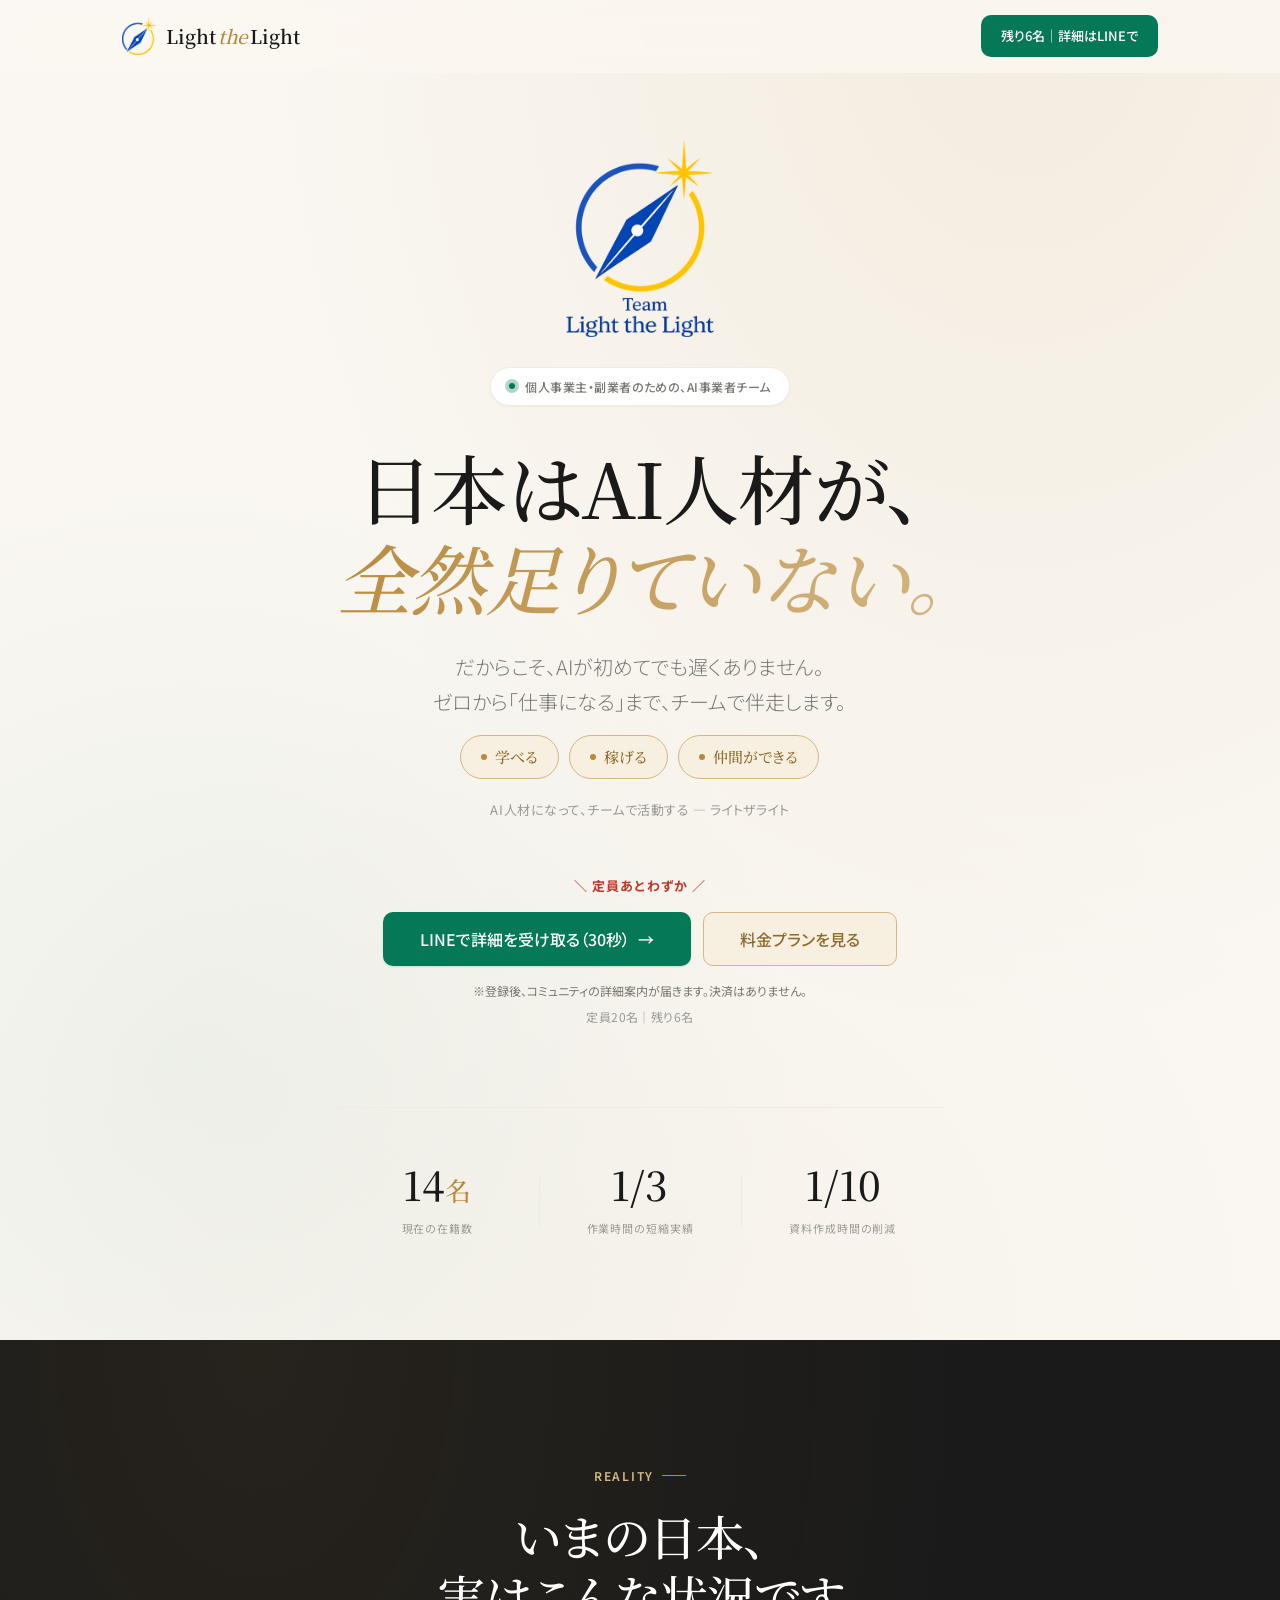
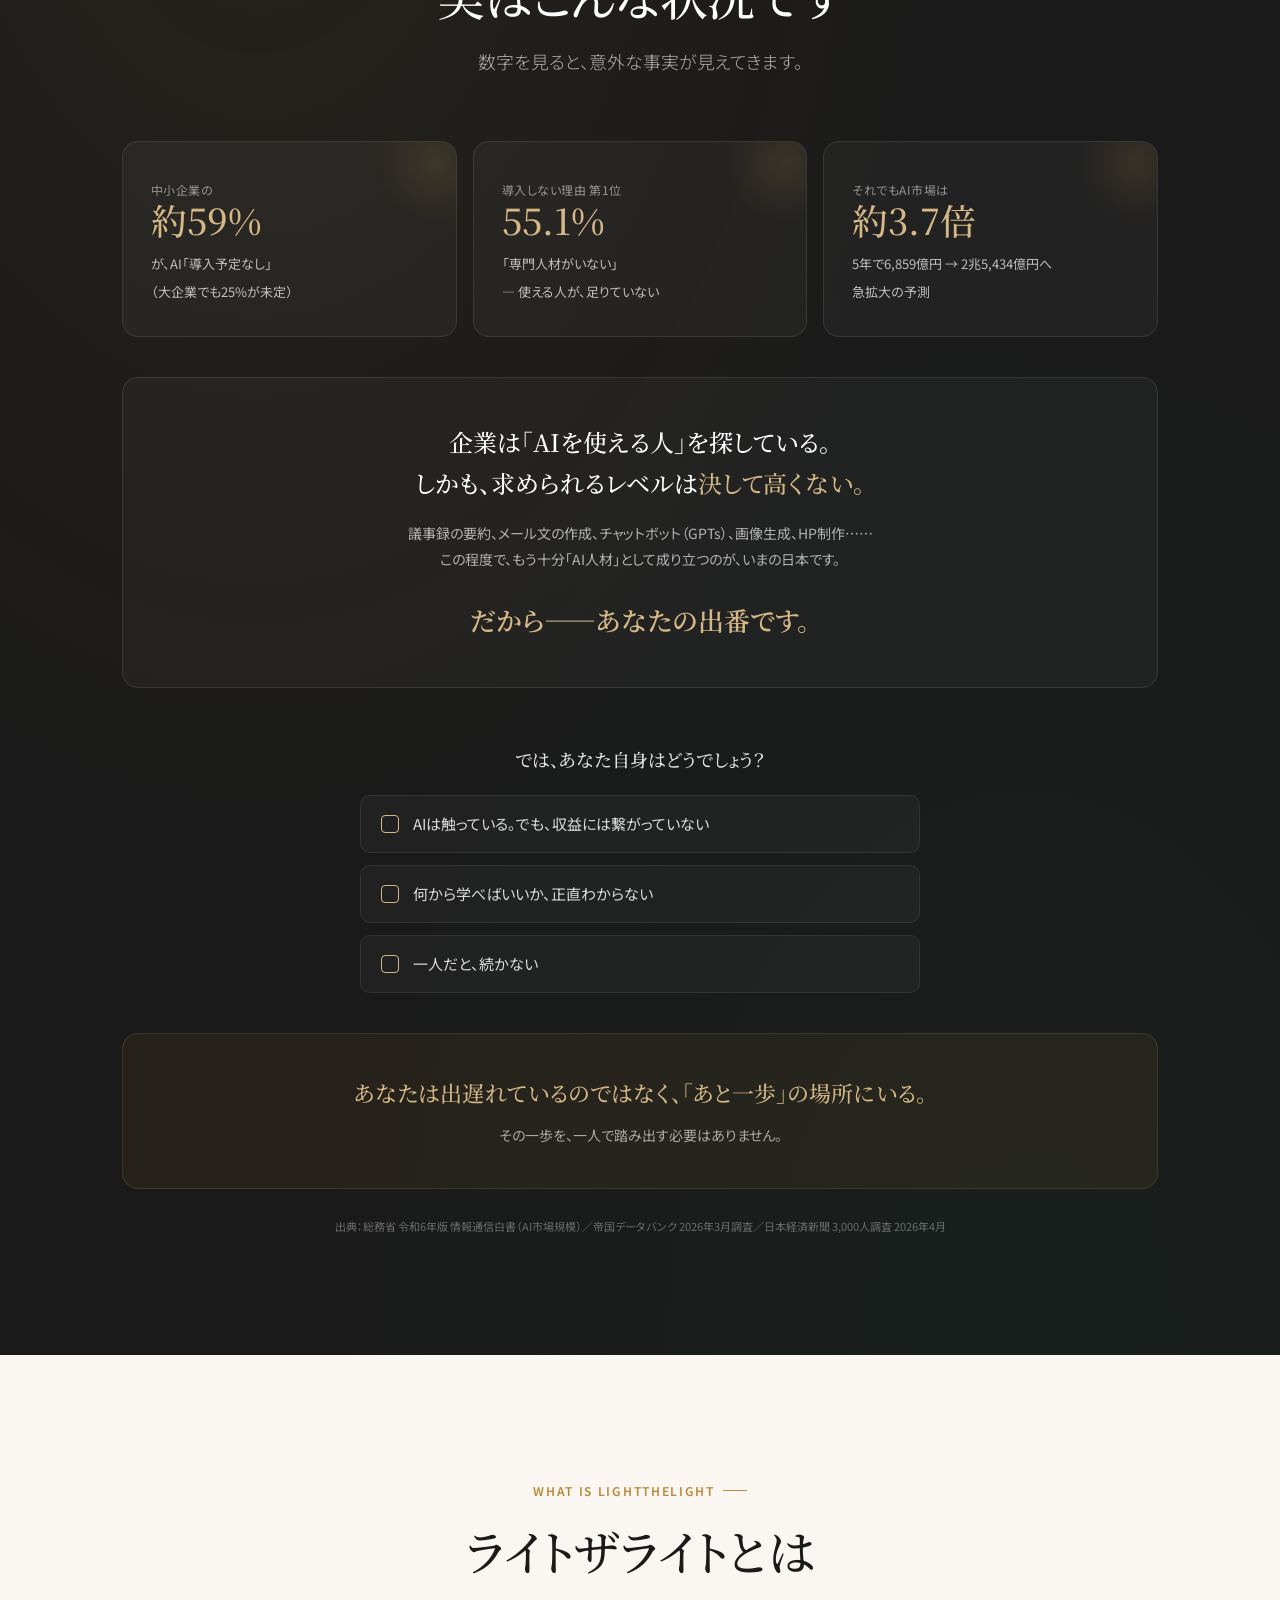
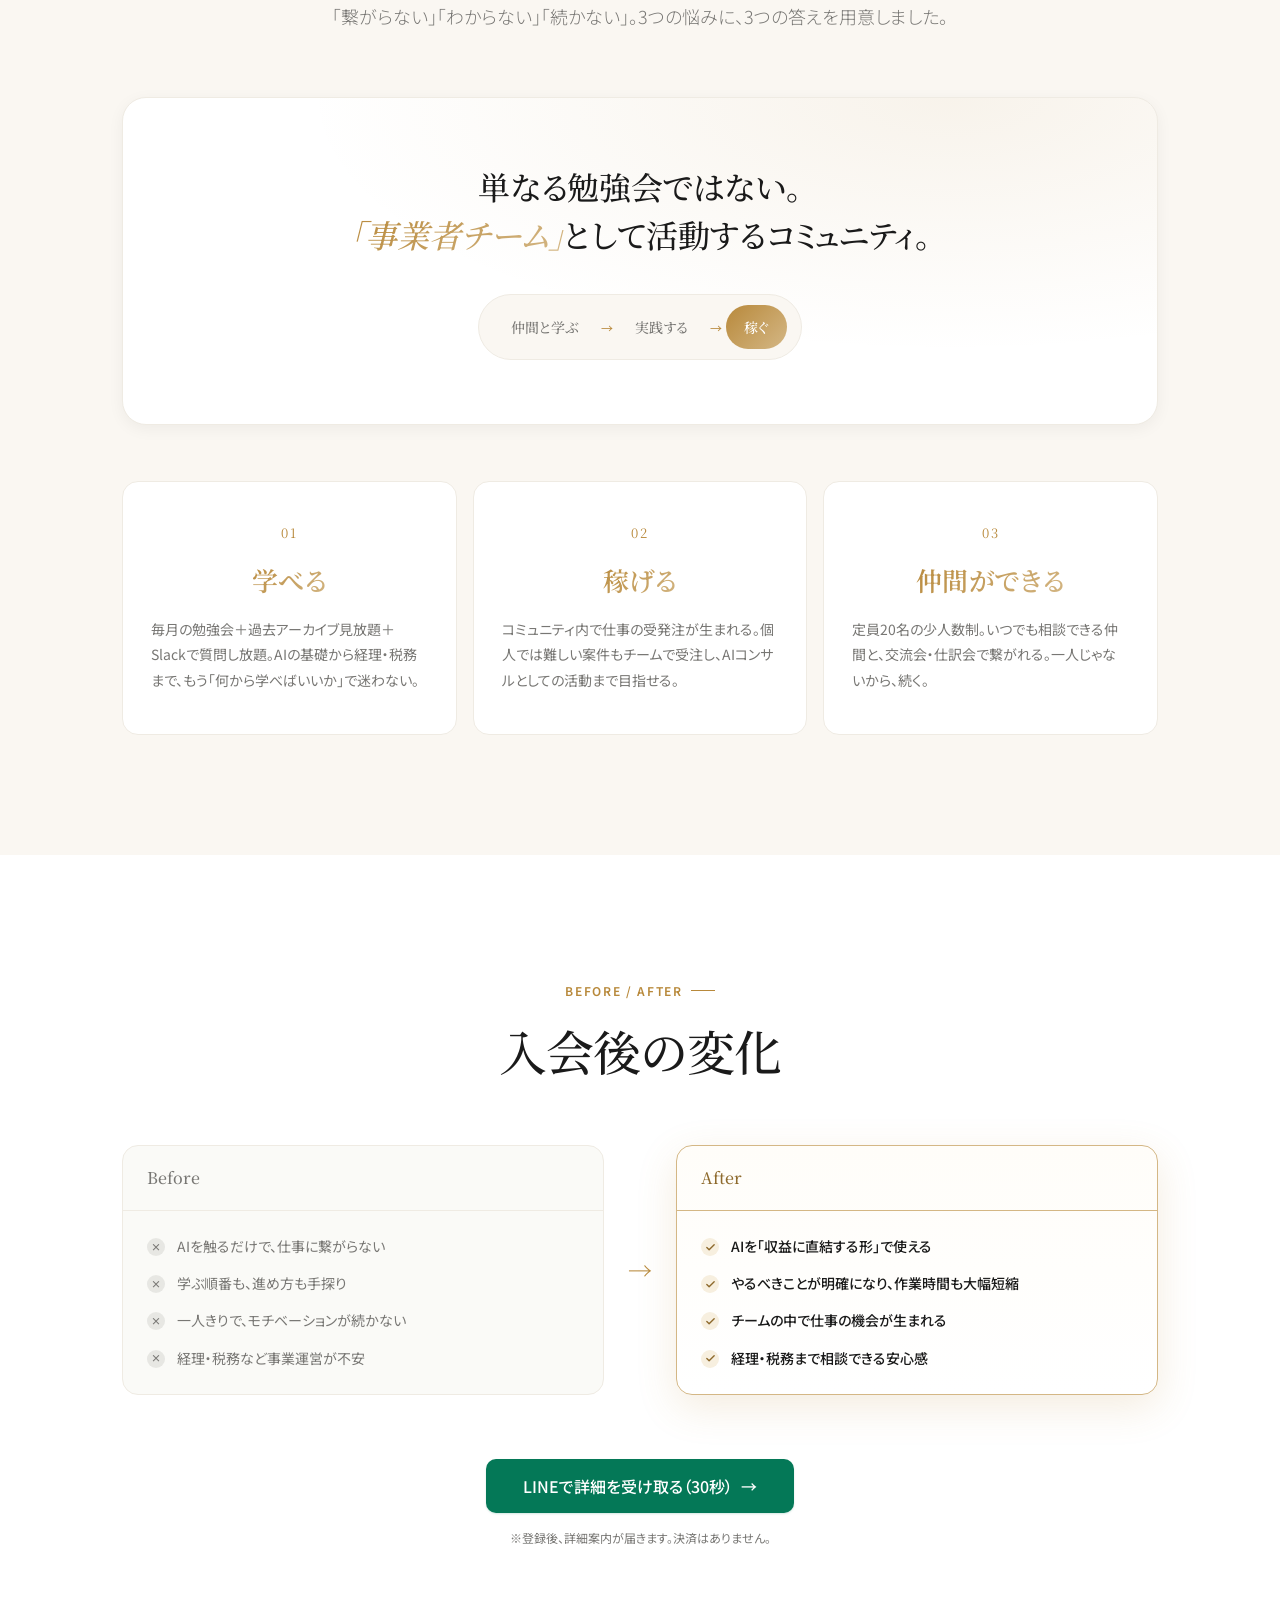
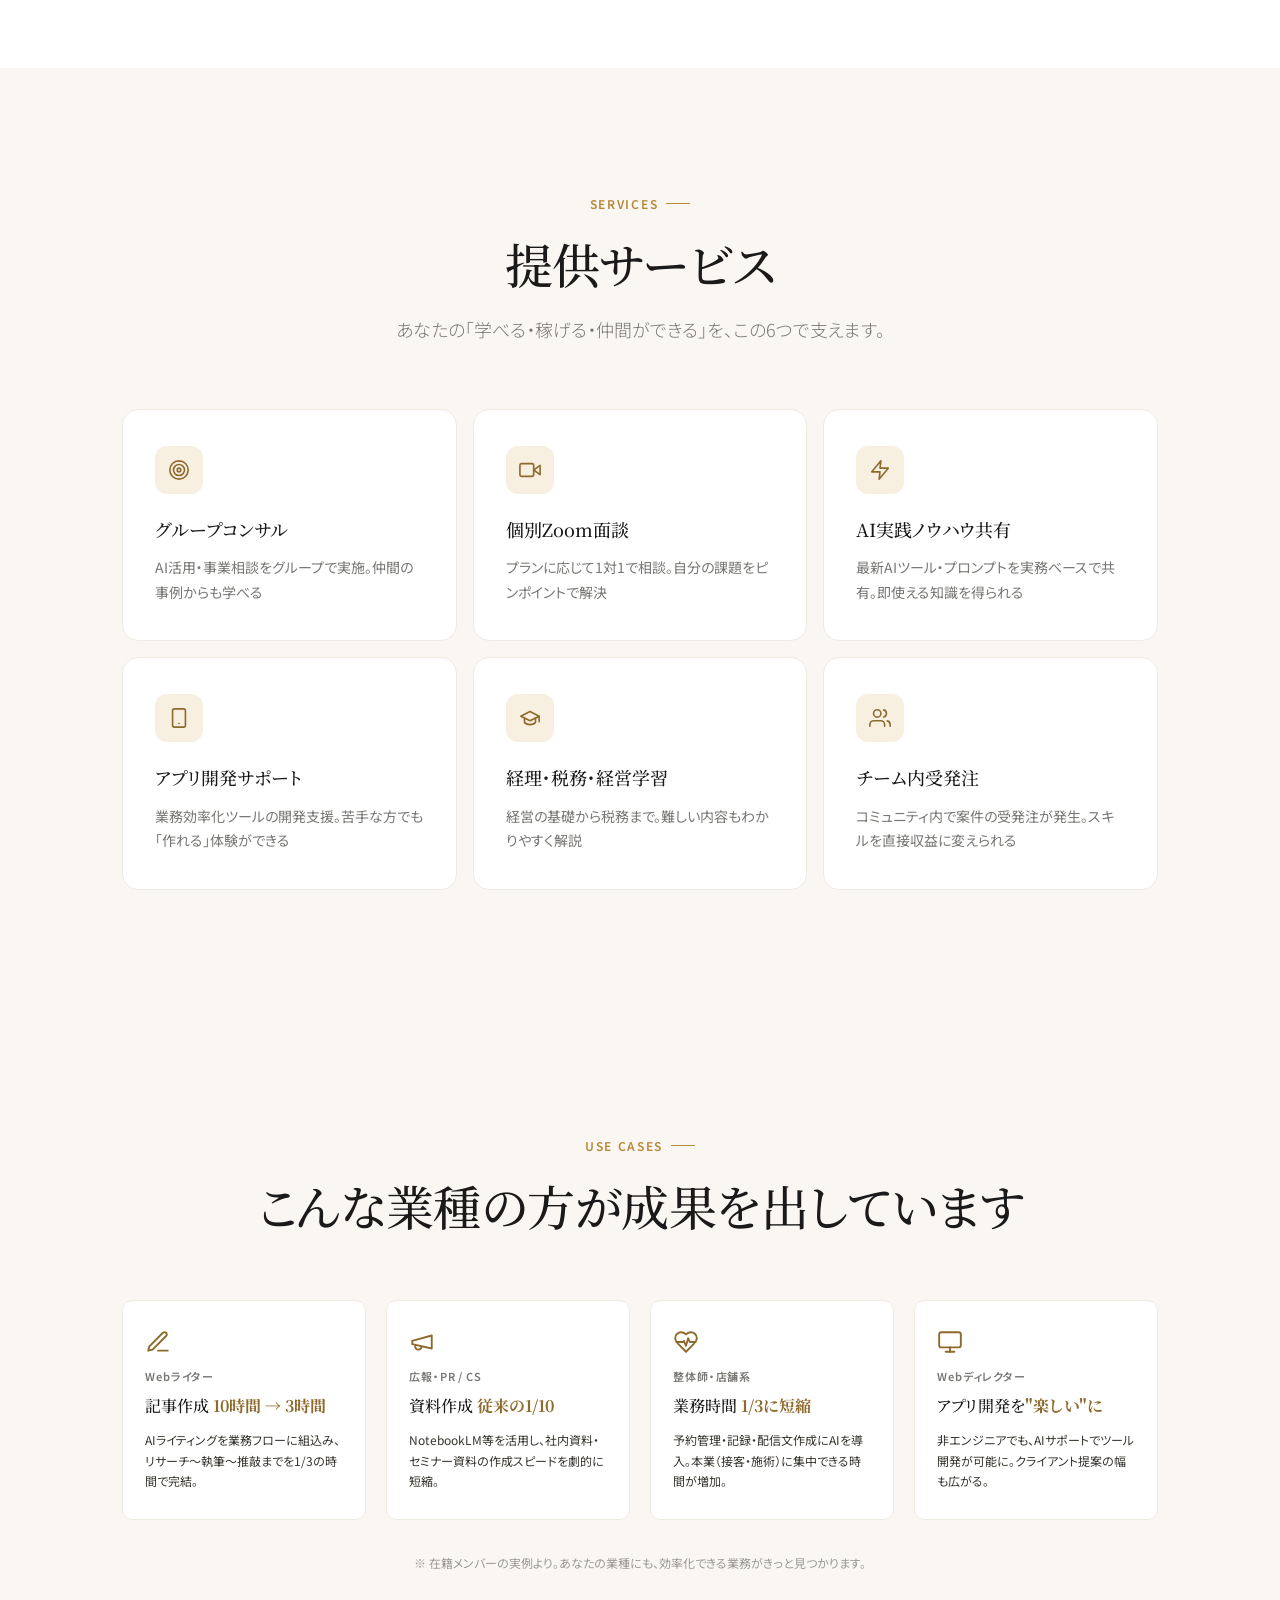
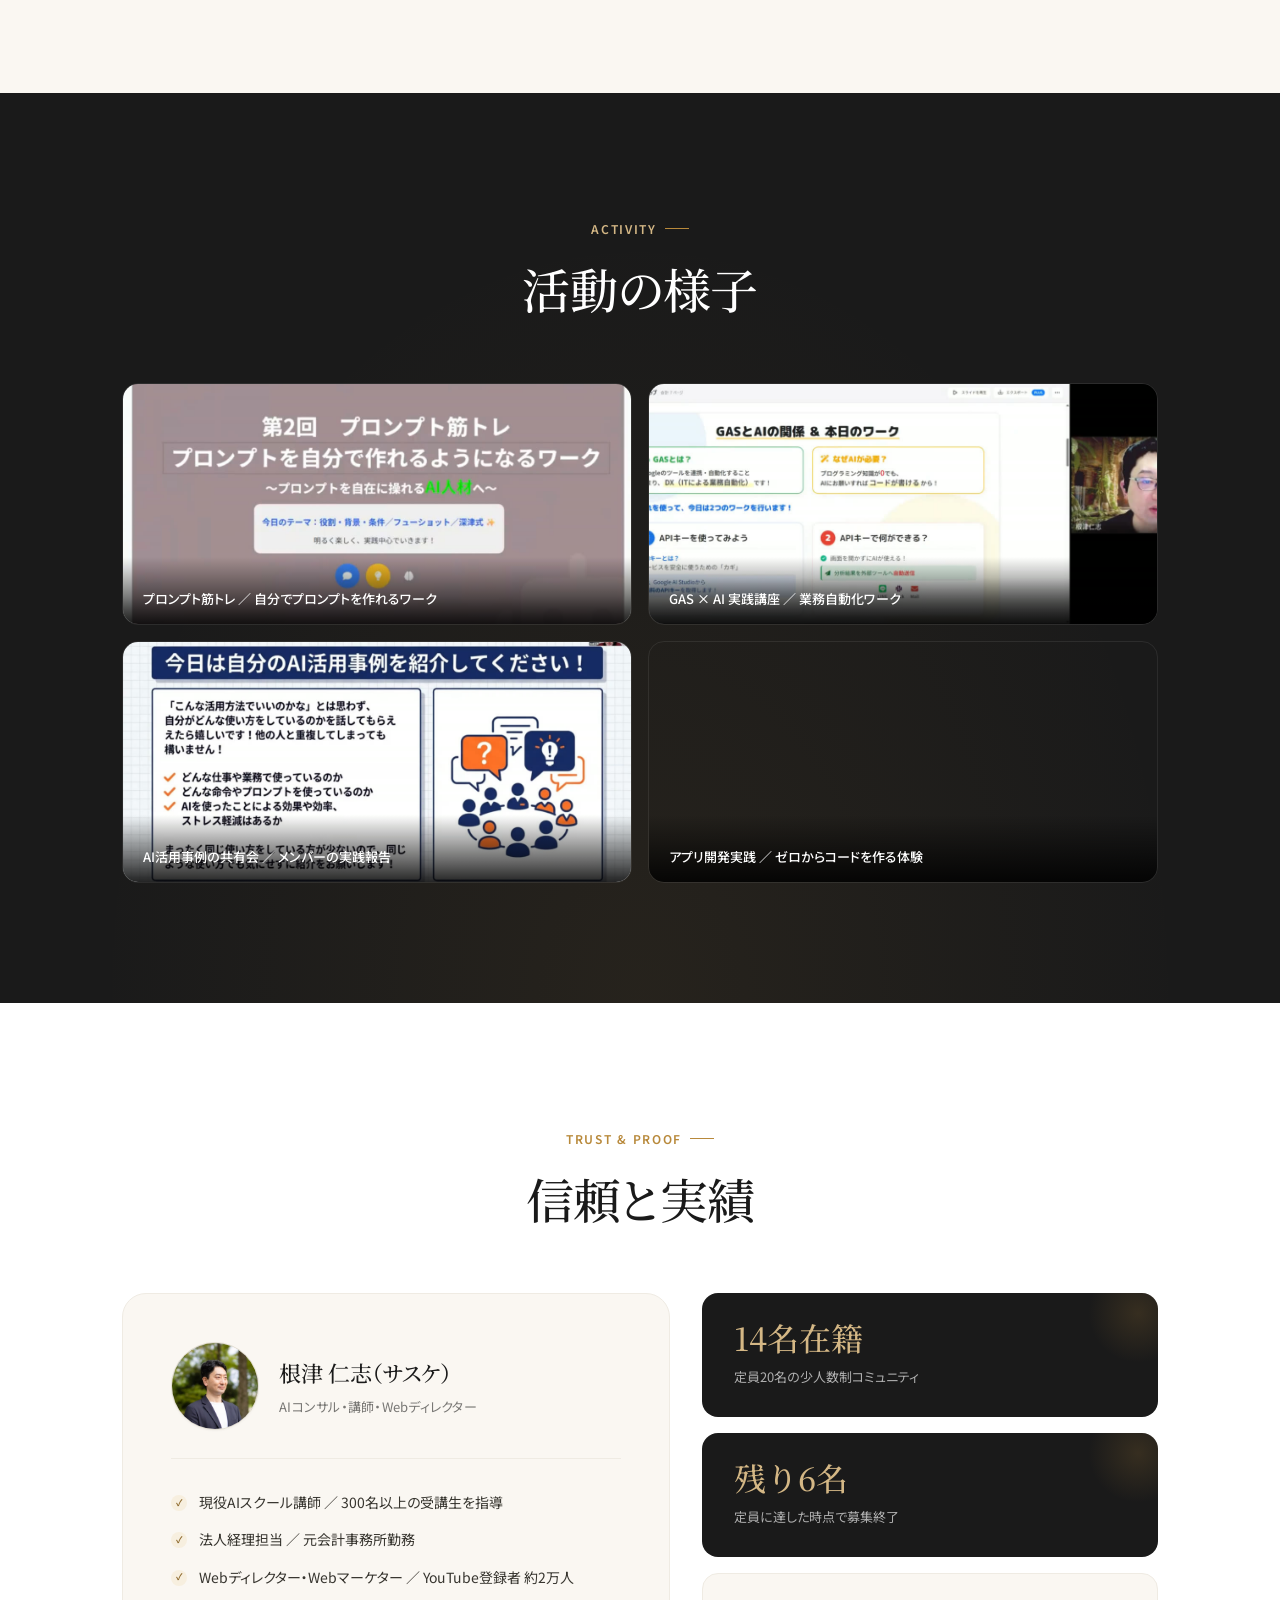
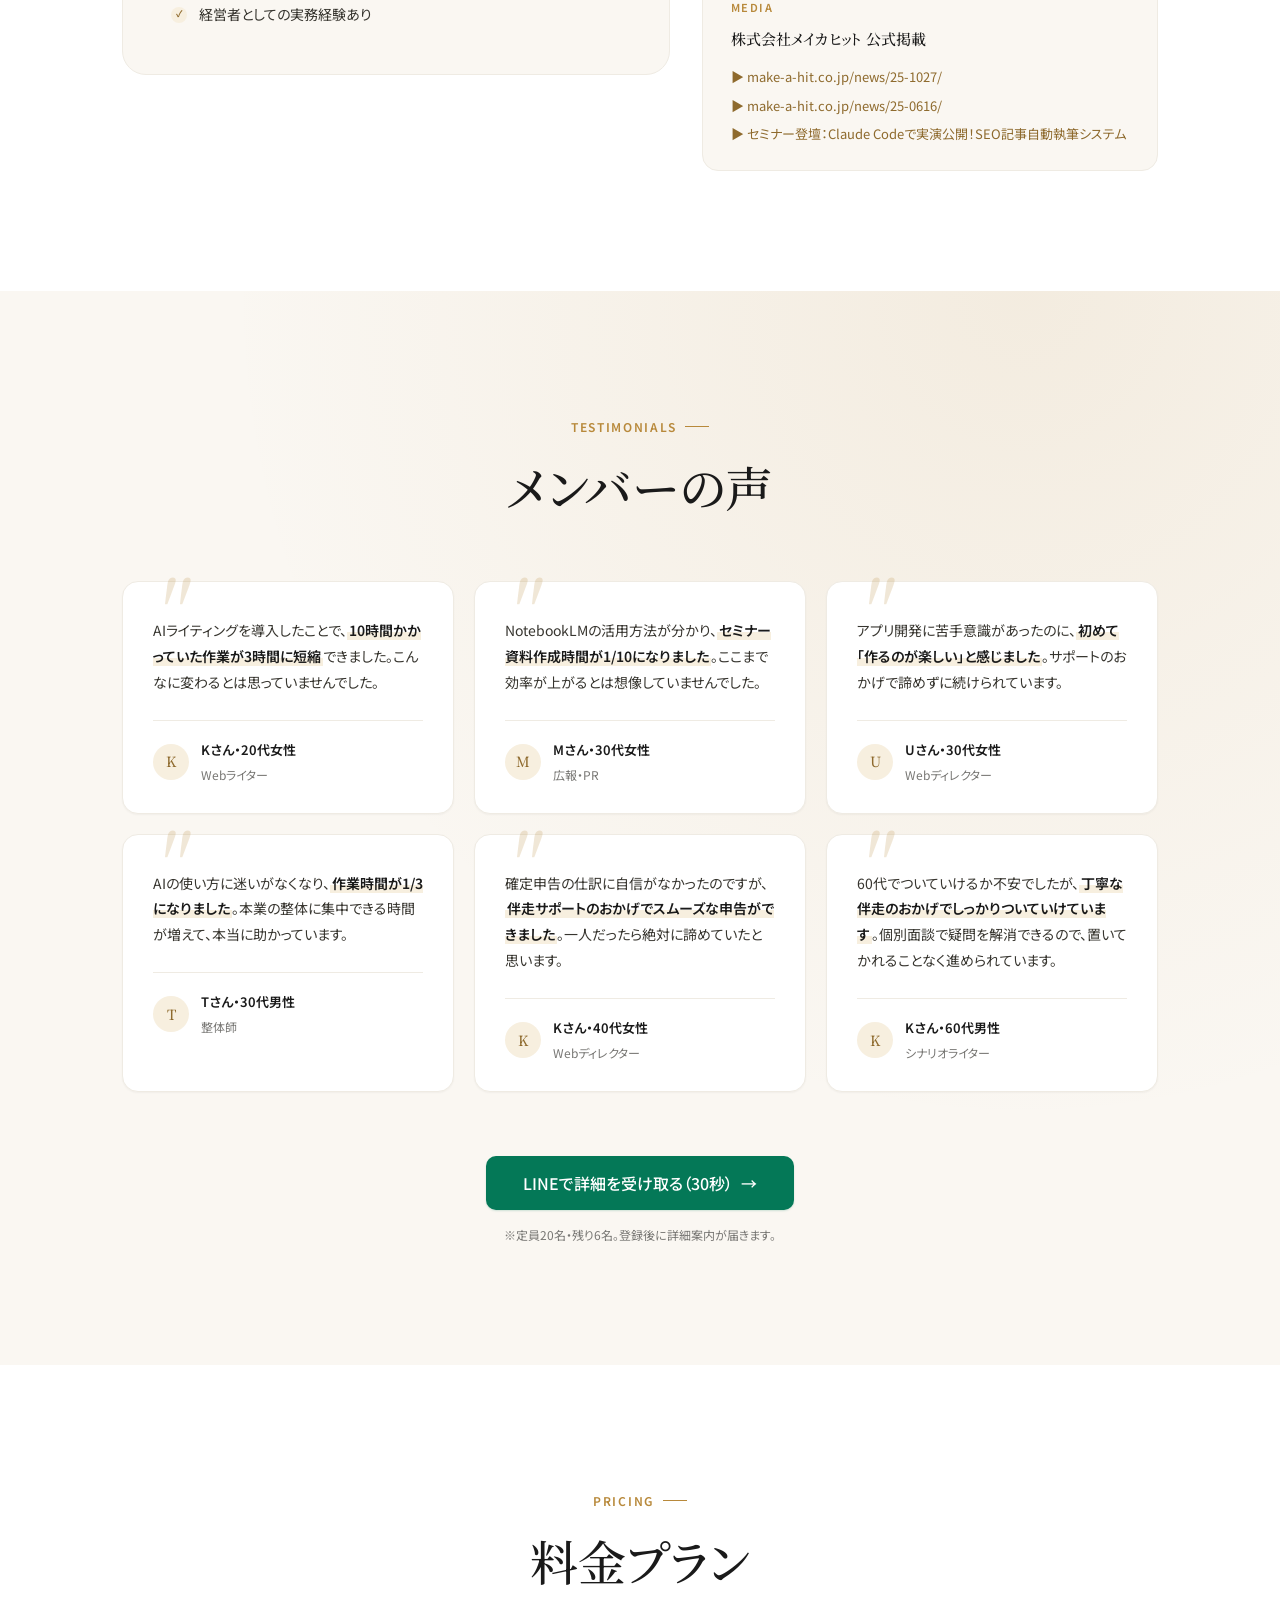
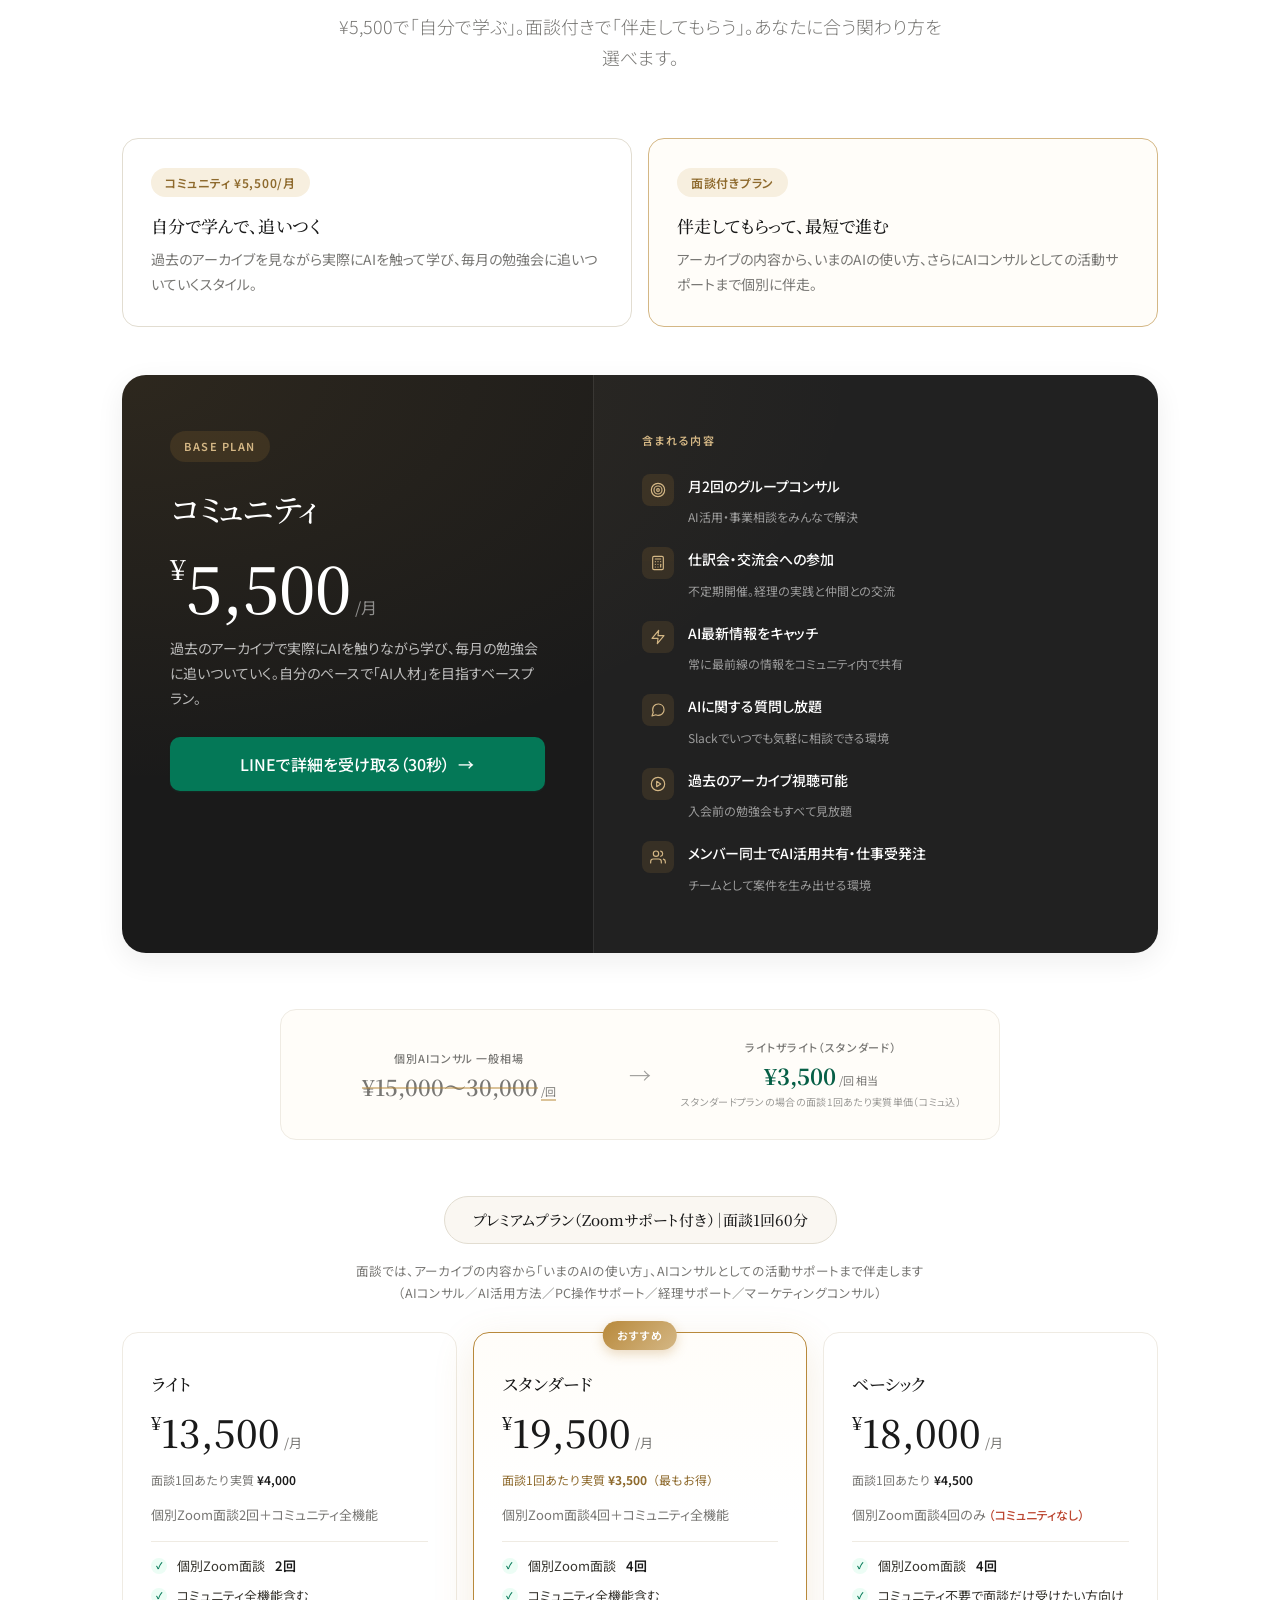
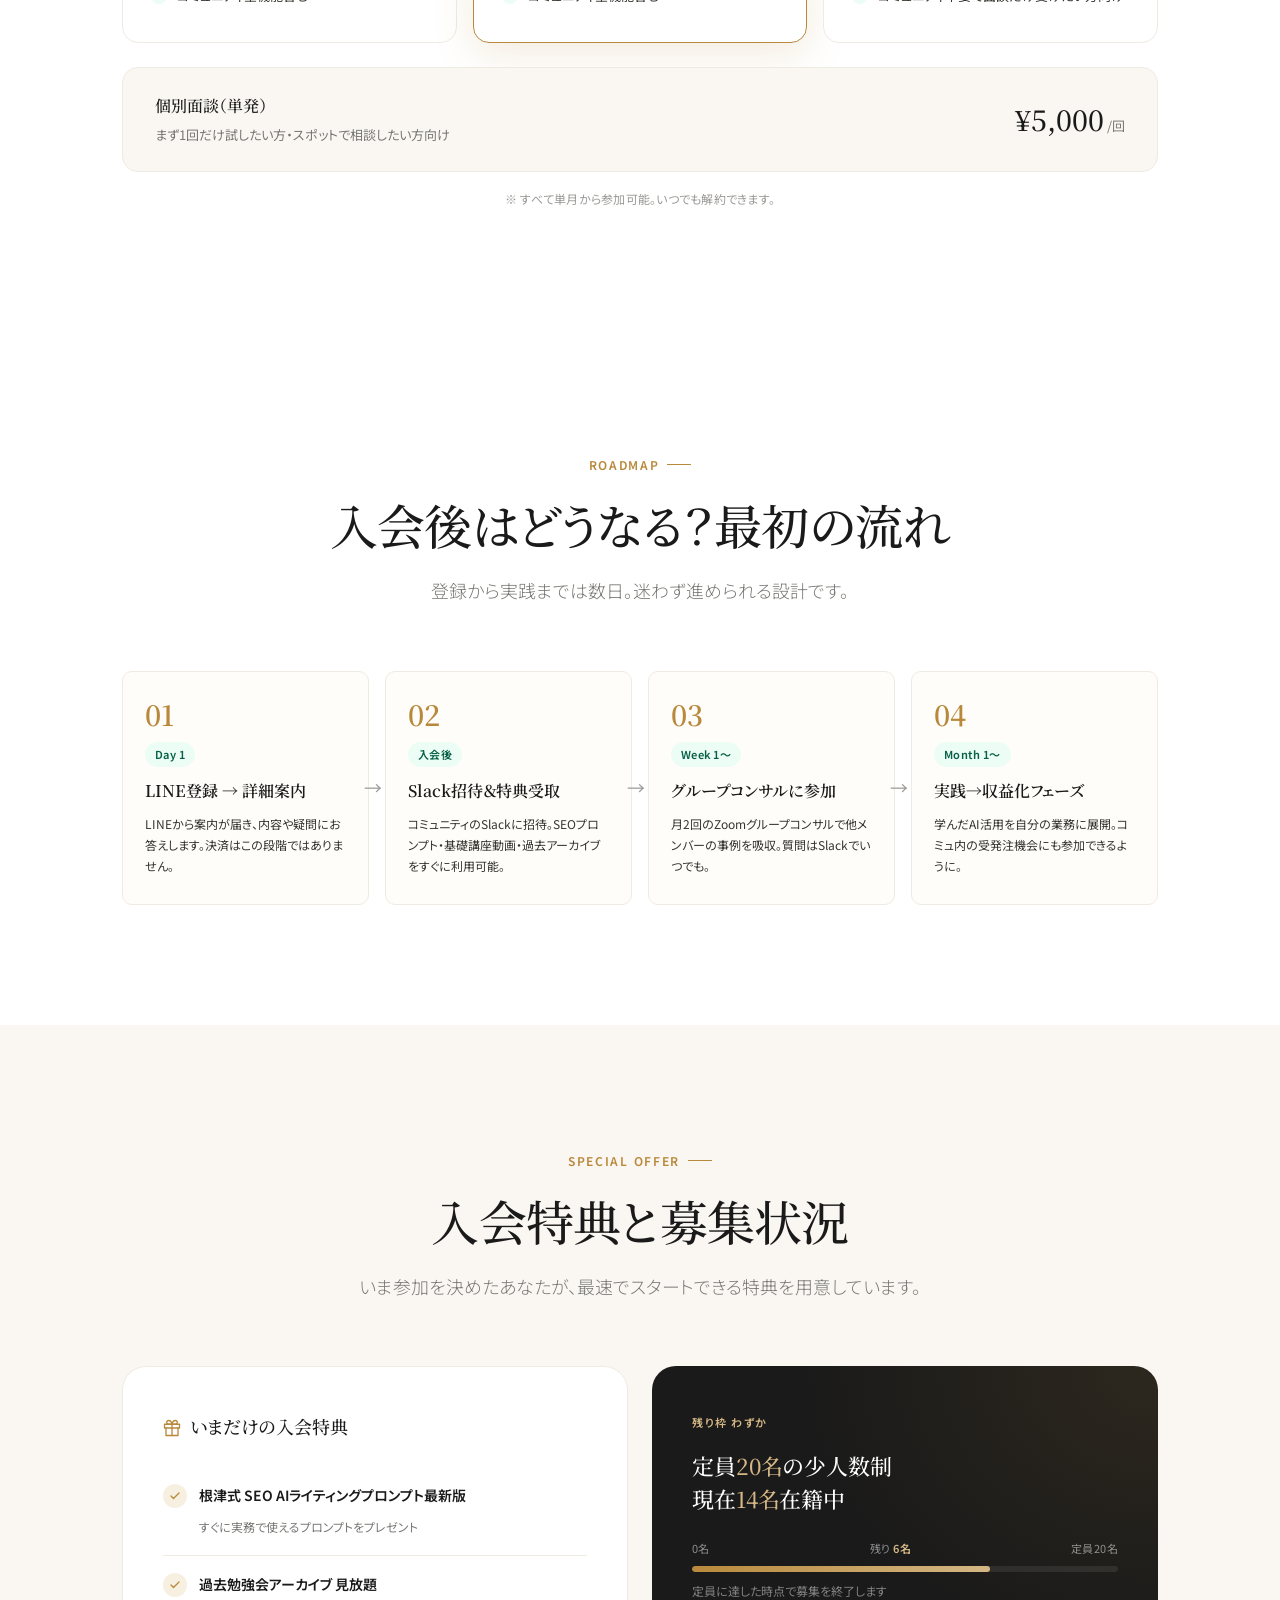
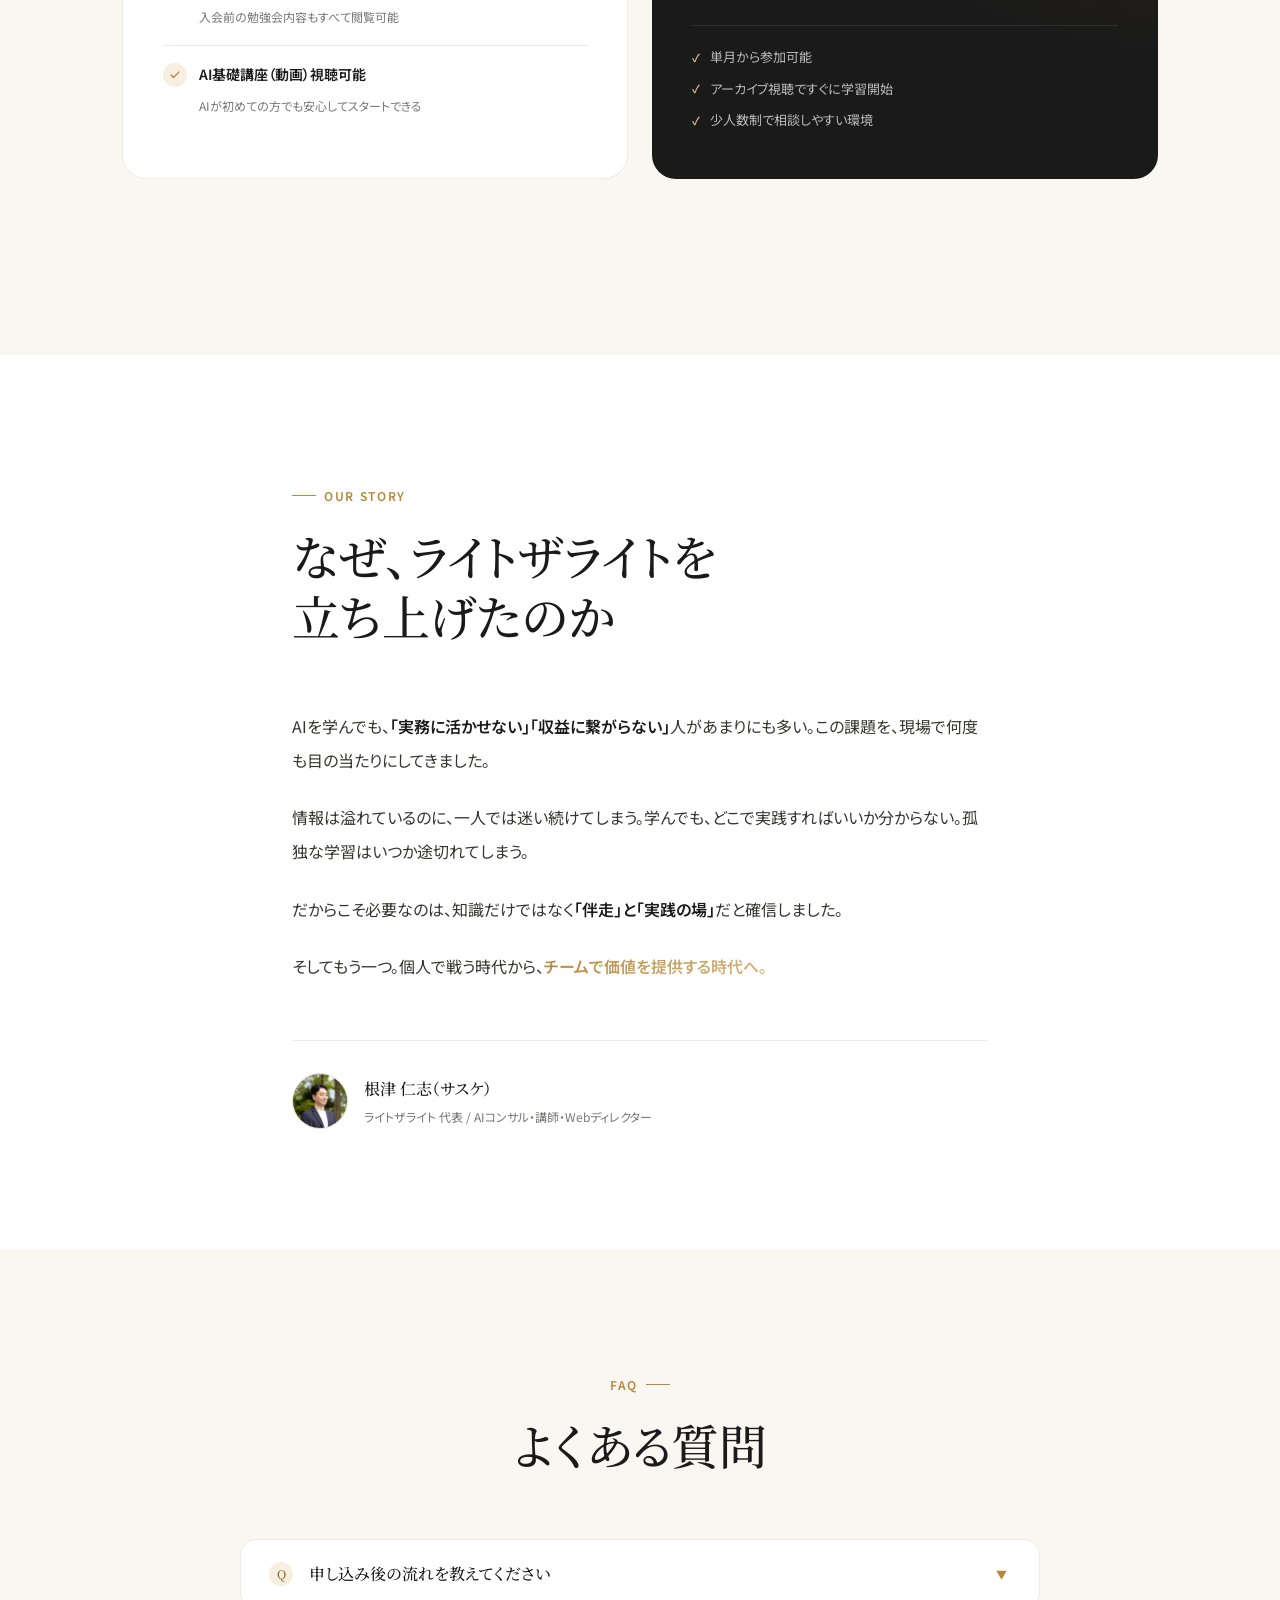
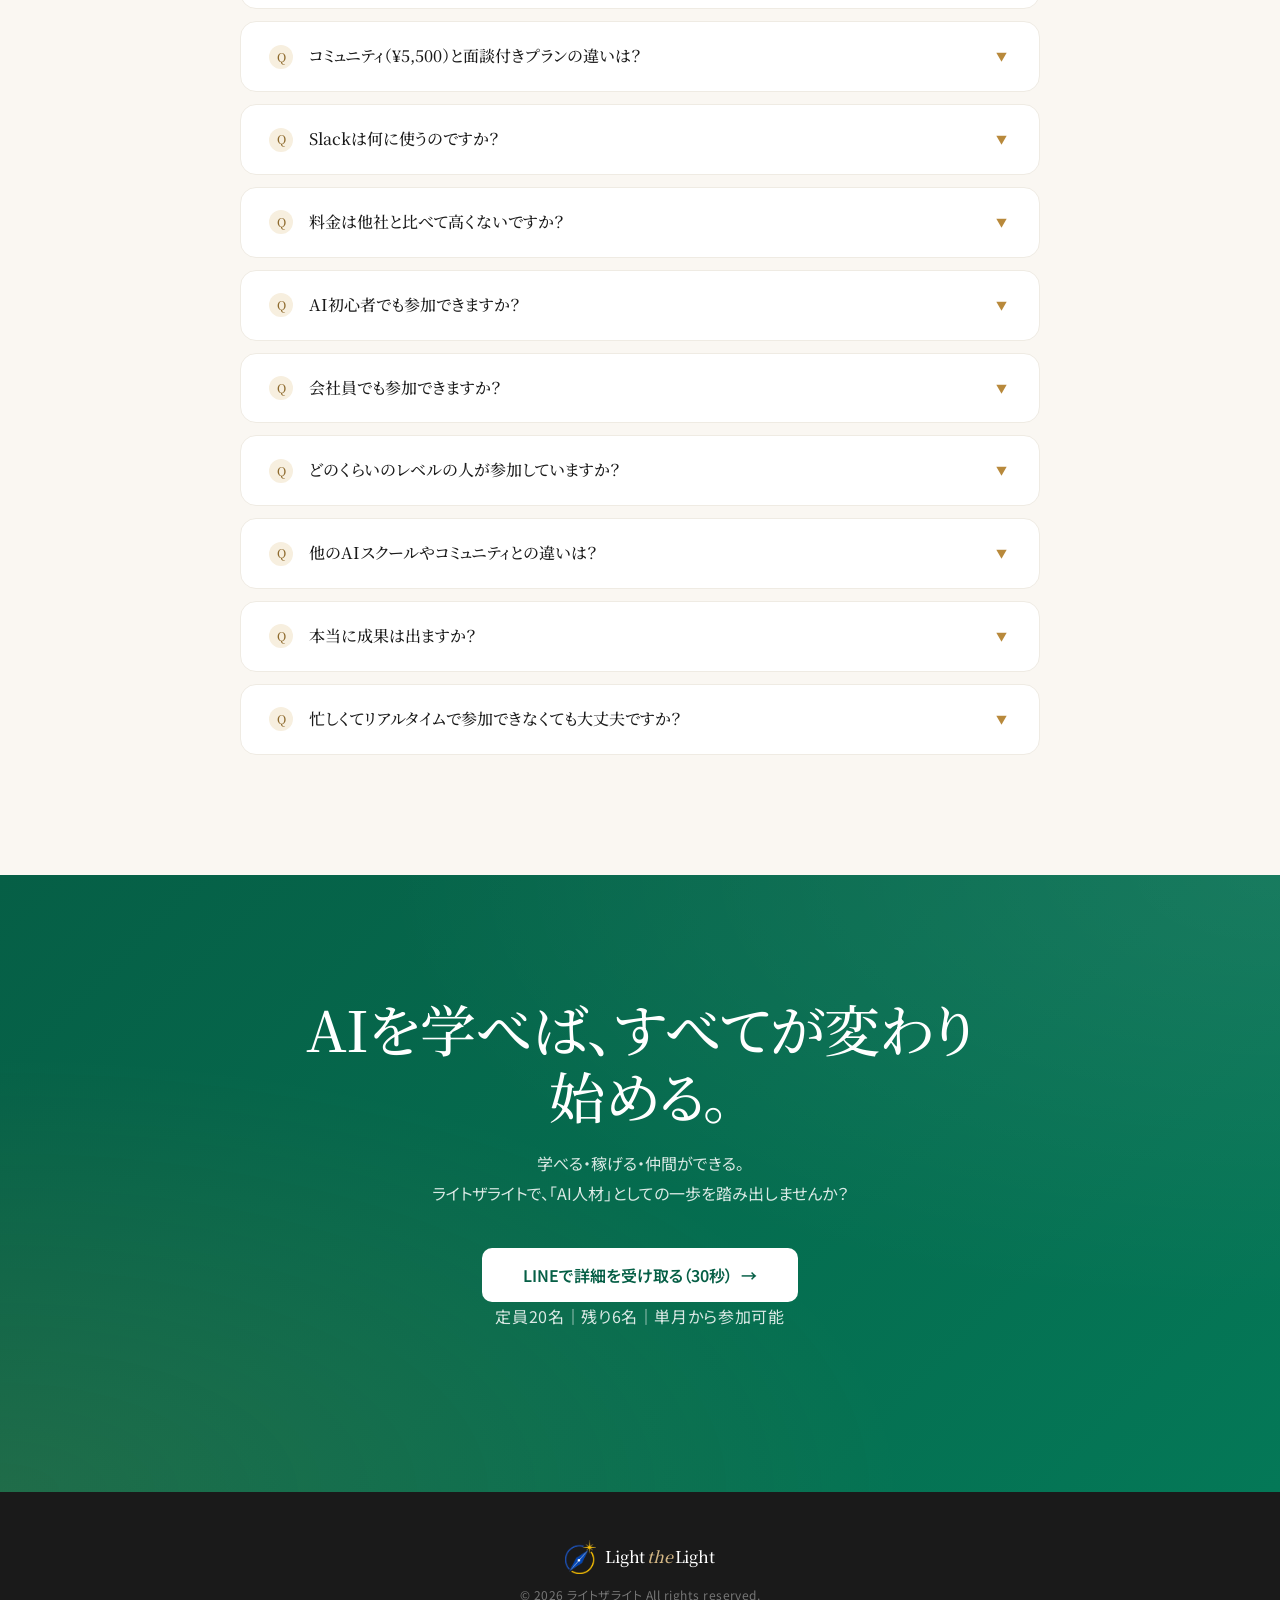
<file: index-pre-motion.html>
<!DOCTYPE html>
<html lang="ja">
<head>
    <meta charset="UTF-8">
    <meta name="viewport" content="width=device-width, initial-scale=1.0">
    <meta name="theme-color" content="#FAF7F2">
    <title>ライトザライト | 学べる・稼げる・仲間ができる AI事業者チーム</title>
    <meta name="description" content="日本はAI人材が全然足りていない――だから、チャンス。「学べる」「稼げる」「仲間ができる」の3つが揃った、個人事業主・副業者のためのAIコミュニティ「ライトザライト」。">
    <link rel="canonical" href="https://sasukewebjob-ai.github.io/light-the-light-lp/">
    <link rel="icon" type="image/png" sizes="64x64" href="favicon-64.png">
    <link rel="icon" href="favicon.ico" sizes="any">
    <link rel="apple-touch-icon" href="apple-touch-icon.png">

    <!-- OGP / Twitter Card -->
    <meta property="og:type" content="website">
    <meta property="og:url" content="https://sasukewebjob-ai.github.io/light-the-light-lp/">
    <meta property="og:title" content="ライトザライト | 学べる・稼げる・仲間ができる AI事業者チーム">
    <meta property="og:description" content="日本はAI人材が、全然足りていない。だからこそ、学んだ人からチャンスを掴める。学べる・稼げる・仲間ができる「事業者チーム」ライトザライト。">
    <meta property="og:image" content="https://sasukewebjob-ai.github.io/light-the-light-lp/seminar1.jpg">
    <meta property="og:locale" content="ja_JP">
    <meta property="og:site_name" content="ライトザライト">
    <meta name="twitter:card" content="summary_large_image">
    <meta name="twitter:title" content="ライトザライト | 学べる・稼げる・仲間ができる AI事業者チーム">
    <meta name="twitter:description" content="日本はAI人材が、全然足りていない。だからこそ、学んだ人からチャンスを掴める「事業者チーム」。">
    <meta name="twitter:image" content="https://sasukewebjob-ai.github.io/light-the-light-lp/seminar1.jpg">

    <link rel="preconnect" href="https://fonts.googleapis.com">
    <link rel="preconnect" href="https://fonts.gstatic.com" crossorigin>
    <link href="https://fonts.googleapis.com/css2?family=Noto+Sans+JP:wght@300;400;500;600;700&family=Noto+Serif+JP:wght@400;500;600;700&display=swap" rel="stylesheet">
    <style>
        *, *::before, *::after { box-sizing: border-box; margin: 0; padding: 0; }

        :root {
            /* ── Canvas / Surface (Notion warmth) ── */
            --bg-canvas:    #FAF7F2;
            --bg-surface:   #FFFFFF;
            --bg-elevated:  #FFFDF9;
            --bg-deep:      #1A1A1A;
            --bg-deep-soft: #2A2A28;

            /* ── Text (Notion charcoal) ── */
            --text-primary: #1A1A1A;
            --text-body:    #37352F;
            --text-muted:   #787774;
            --text-faint:   #9B9A97;
            --text-on-dark: #FFFFFF;

            /* ── Borders (hairline) ── */
            --border-subtle:  #EFEBE3;
            --border-default: #E2DDD1;
            --border-strong:  #C9C2B0;

            /* ── Accents (refined) ── */
            --gold:        #B8893B;
            --gold-soft:   #D4B785;
            --gold-deep:   #8E6A2D;
            --gold-bg:     #F7EFDF;
            --green:       #047857;
            --green-deep:  #065F46;
            --green-soft:  #10B981;
            --green-bg:    #ECFDF5;

            /* ── Gradients ── */
            --gold-grad:   linear-gradient(135deg, #B8893B 0%, #D4B785 100%);
            --mesh-gold:   radial-gradient(ellipse at 80% 0%, rgba(184,137,59,.10) 0%, transparent 55%);
            --mesh-green:  radial-gradient(ellipse at 20% 100%, rgba(4,120,87,.06) 0%, transparent 50%);

            /* ── Shadows (extra subtle) ── */
            --sh-hairline: 0 1px 2px rgba(26,26,26,.04);
            --sh-soft:     0 4px 16px rgba(26,26,26,.05);
            --sh-lift:     0 8px 28px rgba(26,26,26,.07);
            --sh-halo-gold:0 12px 40px rgba(184,137,59,.16);
            --sh-halo-green:0 12px 36px rgba(4,120,87,.18);

            /* ── Radius ── */
            --r-sm:  6px;
            --r-md:  10px;
            --r-lg:  16px;
            --r-xl:  24px;

            /* ── Fonts ── */
            --f-serif: 'Noto Serif JP', 'Hiragino Mincho ProN', 'YuMincho', serif;
            --f-sans:  'Noto Sans JP', 'Hiragino Sans', 'Yu Gothic', sans-serif;
        }

        html { scroll-behavior: smooth; }
        body {
            font-family: var(--f-sans);
            color: var(--text-body);
            background: var(--bg-canvas);
            overflow-x: hidden;
            line-height: 1.75;
            font-weight: 400;
            font-feature-settings: "palt" 1;
            -webkit-font-smoothing: antialiased;
            text-rendering: optimizeLegibility;
            overflow-x: hidden;
        }
        a { text-decoration: none; color: inherit; }
        img { display: block; max-width: 100%; }

        /* ════════════════════════════════════════
           LAYOUT
        ════════════════════════════════════════ */
        .container { max-width: 1100px; margin: 0 auto; padding: 0 32px; }
        .container-narrow { max-width: 760px; margin: 0 auto; padding: 0 32px; }
        .sec { padding: 120px 0; position: relative; }

        @media (max-width: 768px) {
            .container, .container-narrow { padding: 0 20px; }
            .sec { padding: 72px 0; }
        }

        /* ════════════════════════════════════════
           TYPOGRAPHY (Stripe weight-300 × Notion serif)
        ════════════════════════════════════════ */
        .eyebrow {
            display: inline-flex; align-items: center; gap: 8px;
            font-family: var(--f-sans);
            font-size: 12px; font-weight: 600;
            letter-spacing: .14em; text-transform: uppercase;
            color: var(--gold);
            margin-bottom: 20px;
        }
        .eyebrow::before {
            content: ''; width: 24px; height: 1px;
            background: var(--gold); display: inline-block;
        }
        .eyebrow.center { justify-content: center; }
        .eyebrow.center::before { display: none; }
        .eyebrow.center::after {
            content: ''; width: 24px; height: 1px;
            background: var(--gold);
        }

        .h-display {
            font-family: var(--f-serif);
            font-weight: 500;
            font-size: clamp(36px, 6.5vw, 72px);
            line-height: 1.18;
            letter-spacing: -.02em;
            color: var(--text-primary);
        }
        .h-1 {
            font-family: var(--f-serif);
            font-weight: 500;
            font-size: clamp(30px, 4.5vw, 48px);
            line-height: 1.25;
            letter-spacing: -.015em;
            color: var(--text-primary);
            margin-bottom: 20px;
        }
        .h-2 {
            font-family: var(--f-serif);
            font-weight: 500;
            font-size: clamp(22px, 2.6vw, 28px);
            line-height: 1.45;
            letter-spacing: -.005em;
            color: var(--text-primary);
        }
        .lead {
            font-family: var(--f-sans);
            font-weight: 300;
            font-size: clamp(16px, 1.4vw, 19px);
            line-height: 1.75;
            color: var(--text-muted);
            max-width: 620px;
        }
        .lead.center { margin-left: auto; margin-right: auto; }

        .sec-head { margin-bottom: 64px; }
        .sec-head.center { text-align: center; }
        @media (max-width: 768px) { .sec-head { margin-bottom: 48px; } }

        /* ════════════════════════════════════════
           BUTTONS (Stripe-style)
        ════════════════════════════════════════ */
        .btn {
            display: inline-flex; align-items: center; justify-content: center;
            gap: 8px;
            font-family: var(--f-sans);
            font-size: 15px; font-weight: 500;
            padding: 14px 28px;
            border-radius: var(--r-md);
            border: 1px solid transparent;
            cursor: pointer;
            transition: all .25s cubic-bezier(.4, 0, .2, 1);
            white-space: nowrap;
            line-height: 1;
        }
        .btn-primary {
            background: var(--green);
            color: #fff;
            box-shadow: 0 1px 2px rgba(4,120,87,.18);
        }
        .btn-primary:hover {
            background: var(--green-deep);
            transform: translateY(-1px);
            box-shadow: 0 8px 22px rgba(4,120,87,.24);
        }
        .btn-secondary {
            background: var(--gold-bg);
            color: var(--gold-deep);
            border-color: var(--gold-soft);
        }
        .btn-secondary:hover {
            background: var(--gold-soft);
            color: var(--bg-surface);
            border-color: var(--gold-soft);
            transform: translateY(-1px);
        }
        .btn-lg { padding: 18px 36px; font-size: 16px; }
        .btn-arrow { transition: transform .25s ease; }
        .btn:hover .btn-arrow { transform: translateX(3px); }

        /* ════════════════════════════════════════
           FADE ANIMATION (subtle)
        ════════════════════════════════════════ */
        .fade { opacity: 0; transform: translateY(12px); transition: opacity .8s ease, transform .8s ease; }
        .fade.on { opacity: 1; transform: translateY(0); }

        /* ===== Mid CTA ===== */
        .mid-cta { text-align: center; margin-top: 64px; }
        .mid-cta-note {
            font-size: 12px;
            color: var(--text-muted);
            margin-top: 14px;
        }
        @media (max-width: 640px) {
            .mid-cta { margin-top: 48px; }
            .mid-cta .btn { width: 100%; max-width: 360px; }
        }

        /* ===== SVG Icons ===== */
        .p-icon svg, .sol-point-icon svg, .srv-icon svg, .cpf-icon svg,
        .usecase-icon svg, .benefit-row .mark svg { display: block; }
        .p-icon, .cpf-icon { color: var(--gold-soft); }
        .sol-point-icon, .srv-icon, .usecase-icon { color: var(--gold-deep); }
        .usecase-icon { display: inline-flex; }
        .offer-benefits h3 svg { vertical-align: -3px; margin-right: 8px; color: var(--gold); }

        /* ════════════════════════════════════════
           NAV
        ════════════════════════════════════════ */
        .nav {
            position: fixed; top: 0; left: 0; right: 0; z-index: 999;
            background: rgba(250, 247, 242, .82);
            backdrop-filter: saturate(180%) blur(14px);
            -webkit-backdrop-filter: saturate(180%) blur(14px);
            border-bottom: 1px solid transparent;
            transition: border-color .3s ease, background .3s ease;
        }
        .nav.scrolled {
            border-bottom-color: var(--border-subtle);
            background: rgba(250, 247, 242, .94);
        }
        .nav-inner {
            display: flex; align-items: center; justify-content: space-between;
            height: 72px;
            max-width: 1100px; margin: 0 auto; padding: 0 32px;
        }
        .nav-logo {
            display: inline-flex; align-items: center; gap: 10px;
            font-family: var(--f-serif);
            font-size: 19px; font-weight: 600;
            color: var(--text-primary);
            letter-spacing: -.01em;
        }
        .nav-logo img { height: 38px; width: auto; display: block; }
        .nav-logo i { color: var(--gold); font-style: italic; font-weight: 500; margin: 0 .12em; }
        .nav-cta {
            background: var(--green);
            color: #fff;
            font-size: 13px; font-weight: 500;
            padding: 10px 20px;
            border-radius: var(--r-md);
            transition: all .25s ease;
        }
        .nav-cta:hover { background: var(--green-deep); transform: translateY(-1px); }
        @media (max-width: 768px) {
            .nav-inner { padding: 0 16px; height: 60px; gap: 10px; }
            .nav-logo { font-size: 15px; gap: 8px; flex-shrink: 0; white-space: nowrap; }
            .nav-logo img { height: 30px; }
            .nav-cta { font-size: 11px; padding: 8px 12px; white-space: nowrap; flex-shrink: 0; }
            /* 長文CTAボタンを全幅化してはみ出し防止 */
            .btn-lg { font-size: 15px; padding: 16px 22px; }
            .community-plan__cta, .btn-final { width: 100%; }
            .hero-ctas .btn { width: 100%; max-width: 360px; }
        }

        /* ════════════════════════════════════════
           HERO (hybrid showcase)
        ════════════════════════════════════════ */
        .hero {
            min-height: 100vh;
            display: flex; flex-direction: column;
            align-items: center; justify-content: center;
            text-align: center;
            padding: 140px 32px 100px;
            position: relative;
            background: var(--mesh-gold), var(--bg-canvas);
        }
        .hero::before {
            content: '';
            position: absolute; inset: 0;
            background:
                radial-gradient(ellipse at 15% 80%, rgba(4,120,87,.05) 0%, transparent 40%),
                radial-gradient(circle at 50% 100%, rgba(184,137,59,.04) 0%, transparent 50%);
            pointer-events: none;
        }
        .hero-inner { position: relative; max-width: 880px; }
        .hero-logo { width: 148px; height: auto; margin: 0 auto 30px; display: block; }
        .hero-pill {
            display: inline-flex; align-items: center; gap: 10px;
            background: var(--bg-surface);
            border: 1px solid var(--border-subtle);
            padding: 8px 18px;
            border-radius: 100px;
            font-size: 12px; font-weight: 500;
            color: var(--text-muted);
            letter-spacing: .04em;
            margin-bottom: 36px;
            box-shadow: var(--sh-hairline);
        }
        .hero-pill-dot {
            width: 6px; height: 6px;
            background: var(--green);
            border-radius: 50%;
            position: relative;
        }
        .hero-pill-dot::before {
            content: ''; position: absolute; inset: -4px;
            background: var(--green); border-radius: 50%;
            opacity: .3;
            animation: ping 2s cubic-bezier(0, 0, .2, 1) infinite;
        }
        @keyframes ping {
            75%, 100% { transform: scale(2.4); opacity: 0; }
        }
        .hero-title {
            font-family: var(--f-serif);
            font-weight: 500;
            font-size: clamp(36px, 7vw, 76px);
            line-height: 1.18;
            letter-spacing: -.02em;
            color: var(--text-primary);
            margin-bottom: 28px;
        }
        .hero-title .accent {
            background: var(--gold-grad);
            -webkit-background-clip: text;
            background-clip: text;
            color: transparent;
            font-style: italic;
        }
        .hero-sub {
            font-family: var(--f-sans);
            font-weight: 300;
            font-size: clamp(16px, 1.6vw, 20px);
            line-height: 1.75;
            color: var(--text-muted);
            max-width: 580px;
            margin: 0 auto 16px;
        }
        .hero-concept {
            font-size: 13px;
            color: var(--text-faint);
            letter-spacing: .04em;
            margin-bottom: 48px;
        }
        .hero-ctas {
            display: flex; gap: 12px; justify-content: center; flex-wrap: wrap;
            margin-bottom: 16px;
        }
        .hero-cta-microcopy {
            font-size: 12px;
            color: var(--text-muted);
            margin-top: 12px;
            line-height: 1.5;
        }
        .hero-cta-note {
            font-size: 12px; color: var(--text-faint);
            letter-spacing: .04em;
            margin-top: 6px;
        }
        .cta-urg {
            display: inline-block;
            color: #C0392B;
            font-size: 13px; font-weight: 700;
            letter-spacing: .08em;
            margin-bottom: 14px;
        }
        .hero-stats {
            display: grid;
            grid-template-columns: repeat(3, 1fr);
            gap: 0;
            margin-top: 80px; padding-top: 56px;
            border-top: 1px solid var(--border-subtle);
            max-width: 720px;
        }
        .hero-stat { text-align: center; padding: 0 16px; position: relative; }
        .hero-stat + .hero-stat::before {
            content: ''; position: absolute;
            left: 0; top: 12px; bottom: 12px;
            width: 1px; background: var(--border-subtle);
        }
        .hero-stat-num {
            display: block;
            font-family: var(--f-serif);
            font-weight: 500;
            font-size: clamp(28px, 3.4vw, 40px);
            line-height: 1;
            color: var(--text-primary);
            margin-bottom: 8px;
            font-feature-settings: "tnum" 1;
        }
        .hero-stat-num .unit { color: var(--gold); font-size: .65em; }
        .hero-stat-lbl {
            font-size: 11px;
            color: var(--text-faint);
            letter-spacing: .08em;
            text-transform: uppercase;
        }
        @media (max-width: 640px) {
            .hero { padding: 120px 20px 80px; }
            .hero-logo { width: 116px; margin-bottom: 22px; }
            .hero-stats { padding-top: 32px; margin-top: 48px; }
            .hero-stat { padding: 0 8px; }
            .hero-stat-lbl { font-size: 10px; letter-spacing: .04em; }
        }

        /* ===== Hero pillars (3本柱予告) ===== */
        .hero-pillars {
            display: flex; justify-content: center; flex-wrap: wrap;
            gap: 10px;
            margin-bottom: 20px;
        }
        .hero-pillar {
            display: inline-flex; align-items: center; gap: 8px;
            font-family: var(--f-serif);
            font-weight: 500; font-size: 15px;
            color: var(--gold-deep);
            background: var(--gold-bg);
            border: 1px solid var(--gold-soft);
            border-radius: 100px;
            padding: 8px 20px;
        }
        .hero-pillar::before {
            content: ''; width: 6px; height: 6px;
            border-radius: 50%; background: var(--gold);
        }
        @media (max-width: 640px) {
            .hero-pillar { font-size: 13px; padding: 7px 14px; }
        }

        /* ════════════════════════════════════════
           PROBLEM (dark canvas, refined)
        ════════════════════════════════════════ */
        .problem {
            background: var(--bg-deep);
            color: var(--text-on-dark);
            position: relative;
            overflow: hidden;
        }
        .problem::before {
            content: '';
            position: absolute; inset: 0;
            background:
                radial-gradient(ellipse at 20% 0%, rgba(184,137,59,.08) 0%, transparent 50%),
                radial-gradient(ellipse at 80% 100%, rgba(4,120,87,.06) 0%, transparent 50%);
            pointer-events: none;
        }
        .problem .container { position: relative; }
        .problem .eyebrow { color: var(--gold-soft); }
        .problem .h-1 { color: #fff; }
        .problem .lead { color: rgba(255,255,255,.65); }
        .problem-grid {
            display: grid;
            grid-template-columns: repeat(auto-fit, minmax(300px, 1fr));
            gap: 16px;
            margin-bottom: 48px;
        }
        .p-item {
            display: flex; align-items: flex-start; gap: 16px;
            background: rgba(255,255,255,.03);
            border: 1px solid rgba(255,255,255,.08);
            border-radius: var(--r-lg);
            padding: 24px 24px;
            transition: all .3s ease;
        }
        .p-item:hover {
            background: rgba(255,255,255,.05);
            border-color: rgba(184,137,59,.3);
            transform: translateY(-2px);
        }
        .p-icon {
            width: 36px; height: 36px; min-width: 36px;
            background: rgba(184,137,59,.12);
            border-radius: 8px;
            display: flex; align-items: center; justify-content: center;
            font-size: 18px;
        }
        .p-text {
            font-size: 15px;
            color: rgba(255,255,255,.84);
            line-height: 1.65;
        }
        .problem-bridge {
            text-align: center;
            padding: 40px 32px;
            background: rgba(184,137,59,.08);
            border: 1px solid rgba(184,137,59,.2);
            border-radius: var(--r-lg);
        }
        .problem-bridge p {
            font-family: var(--f-serif);
            font-size: 22px; font-weight: 500;
            color: var(--gold-soft);
            margin-bottom: 10px;
        }
        .problem-bridge small {
            display: block;
            font-size: 14px;
            color: rgba(255,255,255,.6);
            line-height: 1.8;
        }

        /* ===== Reality (日本の現状) ===== */
        .problem .num-grid { margin-bottom: 40px; }
        .problem .num-card {
            background: rgba(255,255,255,.04);
            border: 1px solid rgba(255,255,255,.09);
        }
        .jp-callout {
            text-align: center;
            padding: 44px 32px;
            background: rgba(255,255,255,.03);
            border: 1px solid rgba(255,255,255,.1);
            border-radius: var(--r-lg);
            margin-bottom: 56px;
        }
        .jp-callout-main {
            font-family: var(--f-serif);
            font-weight: 500;
            font-size: clamp(19px, 2.4vw, 24px);
            line-height: 1.7;
            color: #fff;
            margin-bottom: 16px;
        }
        .jp-callout-main em {
            font-style: normal;
            color: var(--gold-soft);
        }
        .jp-callout-sub {
            font-size: 14px;
            color: rgba(255,255,255,.65);
            line-height: 1.9;
            max-width: 600px;
            margin: 0 auto 24px;
        }
        .jp-callout-punch {
            font-family: var(--f-serif);
            font-weight: 600;
            font-size: clamp(20px, 2.6vw, 26px);
            color: var(--gold-soft);
        }
        .jp-you { max-width: 560px; margin: 0 auto 40px; }
        .jp-you-q {
            text-align: center;
            font-family: var(--f-serif);
            font-size: 18px; font-weight: 500;
            color: rgba(255,255,255,.88);
            margin-bottom: 20px;
        }
        .jp-check { display: flex; flex-direction: column; gap: 12px; }
        .jp-check-item {
            display: flex; align-items: center; gap: 14px;
            background: rgba(255,255,255,.03);
            border: 1px solid rgba(255,255,255,.08);
            border-radius: var(--r-md);
            padding: 16px 20px;
            font-size: 15px;
            color: rgba(255,255,255,.84);
            line-height: 1.6;
        }
        .jp-box {
            width: 18px; height: 18px; min-width: 18px;
            border: 1.5px solid var(--gold-soft);
            border-radius: 4px;
        }
        .jp-source {
            margin-top: 28px;
            font-size: 11px;
            color: rgba(255,255,255,.35);
            text-align: center;
            line-height: 1.7;
        }
        @media (max-width: 640px) {
            .jp-callout { padding: 32px 20px; }
            .jp-callout-sub br { display: none; }
        }

        /* ════════════════════════════════════════
           SOLUTION
        ════════════════════════════════════════ */
        .solution { background: var(--bg-canvas); }
        .sol-concept {
            background: var(--bg-surface);
            border: 1px solid var(--border-subtle);
            border-radius: var(--r-xl);
            padding: 64px 48px;
            box-shadow: var(--sh-soft);
            text-align: center;
            margin-bottom: 56px;
            position: relative;
            overflow: hidden;
        }
        .sol-concept::before {
            content: '';
            position: absolute; inset: 0;
            background: var(--mesh-gold);
            pointer-events: none;
        }
        .sol-concept-inner { position: relative; }
        .sol-concept h3 {
            font-family: var(--f-serif);
            font-weight: 500;
            font-size: clamp(22px, 3vw, 32px);
            line-height: 1.5;
            color: var(--text-primary);
            margin-bottom: 36px;
            letter-spacing: -.01em;
        }
        .sol-concept h3 em {
            font-style: italic;
            background: var(--gold-grad);
            -webkit-background-clip: text;
            background-clip: text;
            color: transparent;
        }
        .sol-flow {
            display: inline-flex; align-items: center;
            gap: 0; flex-wrap: nowrap;
            background: var(--bg-canvas);
            border: 1px solid var(--border-subtle);
            border-radius: 100px;
            padding: 10px 14px;
        }
        .flow-step {
            font-family: var(--f-serif);
            font-weight: 500;
            font-size: 14px;
            padding: 10px 18px;
            border-radius: 100px;
            white-space: nowrap;
        }
        .flow-step.outline { color: var(--text-muted); }
        .flow-step.active {
            background: var(--gold-grad);
            color: #fff;
        }
        .flow-arr { color: var(--gold); margin: 0 4px; font-size: 12px; }

        .sol-points {
            display: grid;
            grid-template-columns: repeat(auto-fit, minmax(240px, 1fr));
            gap: 16px;
        }
        .sol-point {
            background: var(--bg-surface);
            border: 1px solid var(--border-subtle);
            border-radius: var(--r-lg);
            padding: 32px 28px;
            transition: all .3s ease;
        }
        .sol-point:hover {
            transform: translateY(-3px);
            border-color: var(--gold-soft);
            box-shadow: var(--sh-soft);
        }
        .sol-point-icon {
            display: inline-flex;
            width: 44px; height: 44px;
            background: var(--gold-bg);
            border-radius: 10px;
            align-items: center; justify-content: center;
            font-size: 22px;
            margin-bottom: 18px;
        }
        .sol-point h4 {
            font-family: var(--f-serif);
            font-weight: 500;
            font-size: 17px;
            color: var(--text-primary);
            margin-bottom: 8px;
        }
        .sol-point p {
            font-size: 14px;
            color: var(--text-muted);
            line-height: 1.75;
        }

        @media (max-width: 600px) {
            .sol-concept { padding: 40px 24px; }
            .sol-flow { padding: 8px; gap: 0; }
            .flow-step { font-size: 13px; padding: 8px 12px; }
        }

        /* ===== Pillars (3本柱) ===== */
        .pillar-grid {
            display: grid;
            grid-template-columns: repeat(auto-fit, minmax(240px, 1fr));
            gap: 16px;
        }
        .pillar {
            background: var(--bg-surface);
            border: 1px solid var(--border-subtle);
            border-radius: var(--r-lg);
            padding: 40px 28px;
            text-align: center;
            transition: all .3s ease;
        }
        .pillar:hover {
            transform: translateY(-3px);
            border-color: var(--gold-soft);
            box-shadow: var(--sh-soft);
        }
        .pillar-num {
            font-family: var(--f-serif);
            font-size: 13px;
            letter-spacing: .14em;
            color: var(--gold);
            margin-bottom: 12px;
        }
        .pillar-title {
            display: inline-block;
            font-family: var(--f-serif);
            font-weight: 600;
            font-size: 26px;
            margin-bottom: 14px;
            background: var(--gold-grad);
            -webkit-background-clip: text;
            background-clip: text;
            color: transparent;
        }
        .pillar-copy {
            font-size: 14px;
            color: var(--text-muted);
            line-height: 1.85;
            text-align: left;
        }

        /* ════════════════════════════════════════
           BEFORE / AFTER
        ════════════════════════════════════════ */
        .benefits { background: var(--bg-surface); }
        .ba-wrap {
            display: grid;
            grid-template-columns: 1fr auto 1fr;
            gap: 24px;
            align-items: stretch;
            margin-bottom: 64px;
        }
        .ba-col {
            border-radius: var(--r-lg);
            border: 1px solid var(--border-subtle);
            overflow: hidden;
            display: flex; flex-direction: column;
        }
        .ba-col.before { background: #FAFAF7; }
        .ba-col.after {
            background: linear-gradient(180deg, var(--bg-elevated) 0%, var(--bg-surface) 100%);
            border-color: var(--gold-soft);
            box-shadow: var(--sh-halo-gold);
        }
        .ba-head {
            padding: 18px 24px;
            font-family: var(--f-serif);
            font-weight: 500;
            font-size: 16px;
            border-bottom: 1px solid var(--border-subtle);
            display: flex; align-items: center; gap: 10px;
        }
        .ba-col.before .ba-head { color: var(--text-muted); }
        .ba-col.after .ba-head { color: var(--gold-deep); border-bottom-color: var(--gold-soft); }
        .ba-body {
            padding: 24px;
            display: flex; flex-direction: column; gap: 14px;
            flex: 1;
        }
        .ba-item {
            display: flex; align-items: flex-start; gap: 12px;
            font-size: 14px;
            line-height: 1.65;
        }
        .ba-mark {
            width: 18px; height: 18px; min-width: 18px;
            border-radius: 50%;
            display: inline-flex; align-items: center; justify-content: center;
            font-size: 10px; font-weight: 700;
            margin-top: 3px;
        }
        .ba-col.before .ba-mark { background: rgba(120,119,116,.15); color: var(--text-muted); }
        .ba-col.after .ba-mark { background: var(--gold-bg); color: var(--gold-deep); }
        .ba-col.before .ba-item { color: var(--text-muted); }
        .ba-col.after .ba-item { color: var(--text-primary); font-weight: 500; }
        .ba-arr {
            display: flex; align-items: center; justify-content: center;
            font-size: 24px;
            color: var(--gold);
            font-family: var(--f-serif);
        }

        .num-grid {
            display: grid;
            grid-template-columns: repeat(auto-fit, minmax(220px, 1fr));
            gap: 16px;
        }
        .num-card {
            background: var(--bg-deep);
            border-radius: var(--r-lg);
            padding: 32px 28px;
            color: #fff;
            position: relative;
            overflow: hidden;
        }
        .num-card::before {
            content: '';
            position: absolute; top: -40px; right: -40px;
            width: 120px; height: 120px;
            background: radial-gradient(circle, rgba(184,137,59,.15), transparent 70%);
        }
        .num-from {
            font-size: 12px;
            color: rgba(255,255,255,.5);
            letter-spacing: .04em;
            margin-bottom: 6px;
            position: relative;
        }
        .num-val {
            display: block;
            font-family: var(--f-serif);
            font-weight: 500;
            font-size: 36px;
            line-height: 1;
            color: var(--gold-soft);
            margin-bottom: 10px;
            position: relative;
            font-feature-settings: "tnum" 1;
        }
        .num-lbl {
            font-size: 13px;
            color: rgba(255,255,255,.7);
            line-height: 1.6;
            position: relative;
        }

        @media (max-width: 768px) {
            .ba-wrap { grid-template-columns: 1fr; }
            .ba-arr { transform: rotate(90deg); padding: 8px 0; }
        }

        /* ════════════════════════════════════════
           SERVICES
        ════════════════════════════════════════ */
        .services { background: var(--bg-canvas); }
        .srv-grid {
            display: grid;
            grid-template-columns: repeat(auto-fit, minmax(300px, 1fr));
            gap: 16px;
        }
        .srv-card {
            background: var(--bg-surface);
            border: 1px solid var(--border-subtle);
            border-radius: var(--r-lg);
            padding: 36px 32px;
            transition: all .3s ease;
        }
        .srv-card:hover {
            transform: translateY(-3px);
            border-color: var(--gold-soft);
            box-shadow: var(--sh-soft);
        }
        .srv-icon {
            width: 48px; height: 48px;
            background: var(--gold-bg);
            border-radius: 12px;
            display: flex; align-items: center; justify-content: center;
            font-size: 22px;
            margin-bottom: 20px;
        }
        .srv-card h3 {
            font-family: var(--f-serif);
            font-weight: 500;
            font-size: 18px;
            color: var(--text-primary);
            margin-bottom: 10px;
        }
        .srv-card p {
            font-size: 14px;
            color: var(--text-muted);
            line-height: 1.75;
        }

        /* ════════════════════════════════════════
           ACTIVITY
        ════════════════════════════════════════ */
        .activity {
            background: var(--bg-deep);
            color: var(--text-on-dark);
            position: relative;
            overflow: hidden;
        }
        .activity::before {
            content: '';
            position: absolute; inset: 0;
            background: radial-gradient(ellipse at 50% 100%, rgba(184,137,59,.08), transparent 60%);
            pointer-events: none;
        }
        .activity .container { position: relative; }
        .activity .eyebrow { color: var(--gold-soft); }
        .activity .h-1 { color: #fff; }
        .activity .lead { color: rgba(255,255,255,.65); }

        .act-grid {
            display: grid;
            grid-template-columns: repeat(2, 1fr);
            gap: 16px;
        }
        .act-item {
            border-radius: var(--r-lg);
            overflow: hidden;
            position: relative;
            border: 1px solid rgba(255,255,255,.08);
        }
        .act-item img {
            width: 100%; height: 240px;
            object-fit: cover;
            transition: transform .6s ease;
        }
        .act-item:hover img { transform: scale(1.04); }
        .act-caption {
            position: absolute;
            bottom: 0; left: 0; right: 0;
            background: linear-gradient(180deg, transparent, rgba(0,0,0,.85));
            color: #fff;
            font-size: 13px;
            font-weight: 500;
            padding: 32px 20px 16px;
            line-height: 1.5;
        }
        @media (max-width: 600px) { .act-grid { grid-template-columns: 1fr; } }

        /* ════════════════════════════════════════
           USE CASES
        ════════════════════════════════════════ */
        .usecases { background: var(--bg-canvas); }
        .usecase-grid {
            display: grid;
            grid-template-columns: repeat(4, 1fr);
            gap: 20px;
            margin-top: 8px;
        }
        .usecase-card {
            background: var(--bg-surface);
            border: 1px solid var(--border-subtle);
            border-radius: var(--r-md);
            padding: 28px 22px;
            transition: all .25s ease;
        }
        .usecase-card:hover {
            border-color: var(--border-default);
            box-shadow: var(--sh-soft);
            transform: translateY(-2px);
        }
        .usecase-icon { font-size: 28px; margin-bottom: 12px; }
        .usecase-role {
            font-size: 11px;
            color: var(--text-muted);
            letter-spacing: .08em;
            font-weight: 600;
            margin-bottom: 8px;
        }
        .usecase-result {
            font-family: var(--f-serif);
            font-size: 16px;
            color: var(--text-primary);
            line-height: 1.5;
            margin-bottom: 12px;
            font-weight: 500;
        }
        .usecase-result strong {
            color: var(--gold-deep);
            font-weight: 700;
        }
        .usecase-desc {
            font-size: 12px;
            color: var(--text-body);
            line-height: 1.7;
        }
        .usecase-note {
            text-align: center;
            font-size: 12px;
            color: var(--text-faint);
            margin-top: 32px;
        }
        @media (max-width: 900px) {
            .usecase-grid { grid-template-columns: repeat(2, 1fr); }
        }
        @media (max-width: 480px) {
            .usecase-grid { grid-template-columns: 1fr; gap: 14px; }
        }

        /* ════════════════════════════════════════
           PROOF
        ════════════════════════════════════════ */
        .proof { background: var(--bg-surface); }
        .proof-grid {
            display: grid;
            grid-template-columns: 1.2fr 1fr;
            gap: 32px;
            align-items: start;
        }
        .profile-card {
            background: var(--bg-canvas);
            border: 1px solid var(--border-subtle);
            border-radius: var(--r-xl);
            padding: 48px;
        }
        .profile-top {
            display: flex; align-items: center; gap: 20px;
            margin-bottom: 32px;
            padding-bottom: 28px;
            border-bottom: 1px solid var(--border-subtle);
        }
        .profile-avatar {
            width: 88px; height: 88px;
            border-radius: 50%;
            overflow: hidden;
            flex-shrink: 0;
            border: 1px solid var(--border-default);
            box-shadow: var(--sh-hairline);
        }
        .profile-avatar img { width: 100%; height: 100%; object-fit: cover; }
        .profile-name {
            font-family: var(--f-serif);
            font-weight: 500;
            font-size: 22px;
            color: var(--text-primary);
            margin-bottom: 4px;
            letter-spacing: -.01em;
        }
        .profile-role {
            font-size: 13px;
            color: var(--text-muted);
            letter-spacing: .02em;
        }
        .profile-items { display: flex; flex-direction: column; gap: 14px; }
        .profile-item {
            display: flex; gap: 12px; align-items: flex-start;
            font-size: 14px; color: var(--text-body);
            line-height: 1.65;
        }
        .profile-item::before {
            content: ''; width: 16px; height: 16px;
            background: var(--gold-bg);
            color: var(--gold-deep);
            border-radius: 50%;
            display: inline-flex; align-items: center; justify-content: center;
            font-size: 9px; font-weight: 700;
            content: '✓';
            flex-shrink: 0;
            margin-top: 4px;
        }

        .proof-stats { display: flex; flex-direction: column; gap: 16px; }
        .stat-blk {
            background: var(--bg-deep);
            border-radius: var(--r-lg);
            padding: 28px 32px;
            color: #fff;
            position: relative;
            overflow: hidden;
        }
        .stat-blk::before {
            content: '';
            position: absolute; top: -30px; right: -30px;
            width: 100px; height: 100px;
            background: radial-gradient(circle, rgba(184,137,59,.18), transparent 70%);
        }
        .stat-blk-num {
            display: block;
            font-family: var(--f-serif);
            font-weight: 500;
            font-size: 32px;
            line-height: 1;
            color: var(--gold-soft);
            margin-bottom: 8px;
            position: relative;
            font-feature-settings: "tnum" 1;
        }
        .stat-blk-lbl {
            font-size: 13px;
            color: rgba(255,255,255,.65);
            position: relative;
        }

        .media-blk {
            background: var(--bg-canvas);
            border: 1px solid var(--border-subtle);
            border-radius: var(--r-lg);
            padding: 24px 28px;
        }
        .media-lbl {
            font-size: 11px; font-weight: 600;
            color: var(--gold);
            letter-spacing: .14em;
            text-transform: uppercase;
            margin-bottom: 8px;
        }
        .media-name {
            font-family: var(--f-serif);
            font-weight: 500;
            font-size: 15px;
            color: var(--text-primary);
            margin-bottom: 14px;
        }
        .media-link {
            display: block;
            font-size: 13px;
            color: var(--gold-deep);
            margin-top: 6px;
            word-break: break-all;
            transition: color .2s;
        }
        .media-link:hover { color: var(--gold); }

        @media (max-width: 768px) {
            .proof-grid { grid-template-columns: 1fr; }
            .profile-card { padding: 32px 24px; }
            .profile-top { flex-direction: column; align-items: flex-start; gap: 16px; }
        }

        /* ════════════════════════════════════════
           TESTIMONIALS
        ════════════════════════════════════════ */
        .testimonials {
            background: var(--bg-canvas);
            position: relative;
        }
        .testimonials::before {
            content: '';
            position: absolute; inset: 0;
            background: var(--mesh-gold);
            pointer-events: none;
        }
        .testimonials .container { position: relative; }
        .tes-grid {
            display: grid;
            grid-template-columns: repeat(3, 1fr);
            gap: 20px;
        }
        @media (max-width: 900px) { .tes-grid { grid-template-columns: repeat(2, 1fr); } }
        @media (max-width: 560px) { .tes-grid { grid-template-columns: 1fr; } }
        .tes-card {
            background: var(--bg-surface);
            border: 1px solid var(--border-subtle);
            border-radius: var(--r-lg);
            padding: 36px 30px 28px;
            position: relative;
            transition: all .3s ease;
            box-shadow: var(--sh-hairline);
        }
        .tes-card:hover {
            transform: translateY(-3px);
            box-shadow: var(--sh-soft);
            border-color: var(--gold-soft);
        }
        .tes-card::before {
            content: '"';
            position: absolute;
            top: -8px; left: 24px;
            font-family: var(--f-serif);
            font-size: 80px;
            color: var(--gold);
            opacity: .2;
            line-height: 1;
            font-style: italic;
        }
        .tes-text {
            font-size: 14px;
            color: var(--text-body);
            line-height: 1.85;
            margin-bottom: 24px;
            position: relative;
        }
        .tes-hl {
            background: linear-gradient(180deg, transparent 60%, var(--gold-bg) 60%);
            color: var(--text-primary);
            font-weight: 600;
            padding: 0 2px;
        }
        .tes-author {
            display: flex; align-items: center; gap: 12px;
            padding-top: 18px;
            border-top: 1px solid var(--border-subtle);
        }
        .tes-avatar {
            width: 36px; height: 36px;
            border-radius: 50%;
            background: var(--gold-bg);
            color: var(--gold-deep);
            font-family: var(--f-serif);
            font-weight: 500;
            font-size: 14px;
            display: flex; align-items: center; justify-content: center;
            flex-shrink: 0;
        }
        .tes-name {
            font-size: 13px; font-weight: 600;
            color: var(--text-primary);
        }
        .tes-role {
            font-size: 12px;
            color: var(--text-muted);
            margin-top: 2px;
        }

        /* ════════════════════════════════════════
           PRICING (Stripe-style)
        ════════════════════════════════════════ */
        .pricing { background: var(--bg-surface); }
        .anchor-compare {
            max-width: 720px;
            margin: 0 auto 56px;
            padding: 28px 24px;
            background: var(--bg-elevated);
            border: 1px solid var(--border-subtle);
            border-radius: var(--r-lg);
        }
        .anchor-compare__row {
            display: grid;
            grid-template-columns: 1fr auto 1fr;
            gap: 16px;
            align-items: center;
        }
        .anchor-compare__col { text-align: center; }
        .anchor-compare__col--market .anchor-compare__val {
            color: var(--text-muted);
            text-decoration: line-through;
            text-decoration-color: rgba(184,137,59,.5);
            text-decoration-thickness: 2px;
        }
        .anchor-compare__col--ours .anchor-compare__val {
            color: var(--green-deep);
            font-weight: 700;
        }
        .anchor-compare__lbl {
            font-size: 11px;
            color: var(--text-muted);
            letter-spacing: .08em;
            margin-bottom: 6px;
            font-weight: 500;
        }
        .anchor-compare__val {
            font-family: var(--f-serif);
            font-size: 22px;
            font-weight: 600;
            font-feature-settings: "tnum" 1;
            line-height: 1.2;
        }
        .anchor-compare__val span {
            font-family: var(--f-sans);
            font-size: 11px;
            font-weight: 400;
            color: var(--text-muted);
            margin-left: 3px;
        }
        .anchor-compare__arr {
            color: var(--text-faint);
            font-size: 22px;
            font-weight: 300;
        }
        .anchor-compare__note {
            font-size: 10px;
            color: var(--text-faint);
            margin-top: 4px;
            letter-spacing: .03em;
        }
        @media (max-width: 600px) {
            .anchor-compare { padding: 22px 16px; }
            .anchor-compare__row {
                grid-template-columns: 1fr;
                gap: 10px;
            }
            .anchor-compare__arr { transform: rotate(90deg); }
            .anchor-compare__val { font-size: 20px; }
        }

        /* 使い分けガイド */
        .plan-guide {
            display: grid;
            grid-template-columns: 1fr 1fr;
            gap: 16px;
            margin-bottom: 48px;
        }
        .plan-guide-col {
            background: var(--bg-surface);
            border: 1px solid var(--border-default);
            border-radius: var(--r-lg);
            padding: 28px;
        }
        .plan-guide-col--premium {
            border-color: var(--gold-soft);
            background: var(--bg-elevated);
        }
        .plan-guide-tag {
            display: inline-block;
            font-size: 12px; font-weight: 600;
            letter-spacing: .06em;
            color: var(--gold-deep);
            background: var(--gold-bg);
            border-radius: 100px;
            padding: 4px 14px;
            margin-bottom: 14px;
        }
        .plan-guide-col p {
            font-size: 14px;
            color: var(--text-muted);
            line-height: 1.8;
        }
        .plan-guide-col p strong {
            display: block;
            font-family: var(--f-serif);
            font-weight: 500;
            font-size: 17px;
            color: var(--text-primary);
            margin-bottom: 6px;
        }
        @media (max-width: 700px) {
            .plan-guide { grid-template-columns: 1fr; }
        }

        /* コミュニティ強調カード */
        .community-plan {
            display: grid;
            grid-template-columns: 1fr 1.2fr;
            gap: 0;
            background: var(--bg-deep);
            border-radius: var(--r-xl);
            overflow: hidden;
            margin-bottom: 56px;
            box-shadow: var(--sh-lift);
            position: relative;
        }
        .community-plan::before {
            content: '';
            position: absolute; inset: 0;
            background: radial-gradient(ellipse at 0% 0%, rgba(184,137,59,.12), transparent 50%);
            pointer-events: none;
        }
        .community-plan__left {
            padding: 56px 48px;
            display: flex; flex-direction: column; gap: 18px;
            position: relative;
        }
        .community-plan__tag {
            display: inline-flex; align-items: center; gap: 8px;
            background: rgba(184,137,59,.15);
            color: var(--gold-soft);
            font-size: 11px; font-weight: 600;
            letter-spacing: .14em; text-transform: uppercase;
            padding: 6px 14px;
            border-radius: 100px;
            width: fit-content;
        }
        .community-plan__name {
            font-family: var(--f-serif);
            font-weight: 500;
            font-size: 32px;
            color: #fff;
            letter-spacing: -.01em;
        }
        .community-plan__price {
            font-family: var(--f-serif);
            font-weight: 500;
            font-size: 64px;
            color: #fff;
            line-height: 1;
            font-feature-settings: "tnum" 1;
        }
        .community-plan__price .yen { font-size: 28px; vertical-align: top; }
        .community-plan__price .unit {
            font-family: var(--f-sans);
            font-size: 16px; font-weight: 400;
            color: rgba(255,255,255,.5);
            margin-left: 4px;
        }
        .community-plan__desc {
            font-size: 14px;
            color: rgba(255,255,255,.7);
            line-height: 1.8;
        }
        .community-plan__cta { margin-top: 8px; }
        .community-plan__right {
            background: rgba(255,255,255,.03);
            border-left: 1px solid rgba(255,255,255,.08);
            padding: 56px 48px;
            position: relative;
        }
        .community-plan__features-title {
            font-size: 11px; font-weight: 600;
            color: var(--gold-soft);
            letter-spacing: .14em;
            text-transform: uppercase;
            margin-bottom: 24px;
        }
        .community-plan__features { display: flex; flex-direction: column; gap: 18px; }
        .cpf-item { display: flex; align-items: flex-start; gap: 14px; }
        .cpf-icon {
            width: 32px; height: 32px; min-width: 32px;
            background: rgba(184,137,59,.15);
            border-radius: 8px;
            display: flex; align-items: center; justify-content: center;
            font-size: 14px;
        }
        .cpf-item strong {
            display: block;
            font-size: 14px; font-weight: 500;
            color: #fff;
            margin-bottom: 3px;
        }
        .cpf-item small {
            font-size: 12px;
            color: rgba(255,255,255,.55);
            line-height: 1.55;
        }

        /* プレミアムプランラベル */
        .zoom-plan-label {
            text-align: center;
            margin-bottom: 16px;
        }
        .zoom-plan-menu {
            text-align: center;
            font-size: 12.5px;
            color: var(--text-muted);
            margin-bottom: 28px;
        }
        .zoom-plan-label span {
            display: inline-block;
            font-family: var(--f-serif);
            font-weight: 500;
            font-size: 15px;
            color: var(--text-primary);
            border: 1px solid var(--border-default);
            background: var(--bg-canvas);
            padding: 10px 28px;
            border-radius: 100px;
        }

        /* プレミアムプラン3カラム */
        .zoom-plan-grid {
            display: grid;
            grid-template-columns: repeat(3, 1fr);
            gap: 16px;
            margin-bottom: 24px;
            align-items: stretch;
        }
        .plan-card {
            background: var(--bg-surface);
            border: 1px solid var(--border-subtle);
            border-radius: var(--r-lg);
            padding: 36px 28px;
            position: relative;
            display: flex; flex-direction: column; gap: 14px;
            transition: all .3s ease;
        }
        .plan-card:hover {
            border-color: var(--border-strong);
            box-shadow: var(--sh-hairline);
        }
        .plan-card--popular {
            border-color: var(--gold);
            box-shadow: var(--sh-halo-gold);
            background: linear-gradient(180deg, var(--bg-elevated) 0%, var(--bg-surface) 60%);
        }
        .plan-card--popular:hover {
            border-color: var(--gold);
            box-shadow: var(--sh-halo-gold);
        }
        .plan-badge {
            position: absolute;
            top: -12px; left: 50%;
            transform: translateX(-50%);
            background: var(--gold-grad);
            color: #fff;
            font-size: 11px; font-weight: 600;
            letter-spacing: .1em;
            padding: 5px 14px;
            border-radius: 100px;
            white-space: nowrap;
            box-shadow: 0 4px 12px rgba(184,137,59,.3);
        }
        .plan-name {
            font-family: var(--f-serif);
            font-weight: 500;
            font-size: 17px;
            color: var(--text-primary);
        }
        .plan-price {
            font-family: var(--f-serif);
            font-weight: 500;
            font-size: 38px;
            color: var(--text-primary);
            line-height: 1;
            font-feature-settings: "tnum" 1;
        }
        .plan-yen { font-size: 18px; font-weight: 500; vertical-align: top; }
        .plan-unit {
            font-family: var(--f-sans);
            font-size: 13px; font-weight: 400;
            color: var(--text-muted);
            margin-left: 4px;
        }
        .plan-per-session {
            font-size: 12px;
            color: var(--text-muted);
            font-feature-settings: "tnum" 1;
            margin-top: 4px;
        }
        .plan-per-session strong {
            font-weight: 600;
            color: var(--text-primary);
        }
        .plan-card--popular .plan-per-session {
            color: var(--gold-deep);
        }
        .plan-card--popular .plan-per-session strong {
            color: var(--gold-deep);
            font-weight: 700;
        }
        .plan-desc {
            font-size: 13px;
            color: var(--text-muted);
            line-height: 1.65;
            padding-bottom: 16px;
            border-bottom: 1px solid var(--border-subtle);
        }
        .plan-features {
            list-style: none;
            display: flex; flex-direction: column; gap: 10px;
            flex: 1;
        }
        .plan-features li {
            font-size: 13px;
            color: var(--text-body);
            display: flex; align-items: flex-start; gap: 10px;
            line-height: 1.55;
        }
        .plan-features li::before {
            content: ''; width: 16px; height: 16px;
            background: var(--green-bg);
            border-radius: 50%;
            display: inline-flex; align-items: center; justify-content: center;
            color: var(--green);
            font-size: 9px; font-weight: 700;
            content: '✓';
            flex-shrink: 0;
            margin-top: 2px;
        }
        .plan-features li strong { color: var(--text-primary); font-weight: 600; }
        .plan-warn {
            color: #BC4630;
            font-weight: 500;
            font-size: 12px;
        }

        /* 単発プラン */
        .tanpatsu-plan {
            background: var(--bg-canvas);
            border: 1px solid var(--border-subtle);
            border-radius: var(--r-lg);
            padding: 24px 32px;
            margin-bottom: 16px;
        }
        .tanpatsu-plan__inner {
            display: flex; align-items: center;
            gap: 24px;
            flex-wrap: wrap;
        }
        .tanpatsu-plan__name {
            font-family: var(--f-serif);
            font-weight: 500;
            font-size: 16px;
            color: var(--text-primary);
            margin-bottom: 4px;
        }
        .tanpatsu-plan__desc {
            font-size: 13px;
            color: var(--text-muted);
        }
        .tanpatsu-plan__price {
            font-family: var(--f-serif);
            font-weight: 500;
            font-size: 28px;
            color: var(--text-primary);
            margin-left: auto;
            white-space: nowrap;
            font-feature-settings: "tnum" 1;
        }
        .tanpatsu-plan__price span {
            font-family: var(--f-sans);
            font-size: 13px; font-weight: 400;
            color: var(--text-muted);
        }
        .pricing-note {
            text-align: center;
            font-size: 12px;
            color: var(--text-faint);
            margin-top: 16px;
            letter-spacing: .02em;
        }

        @media (max-width: 900px) {
            .community-plan { grid-template-columns: 1fr; }
            .community-plan__left, .community-plan__right { padding: 36px 28px; min-width: 0; }
            .community-plan__right { border-left: none; border-top: 1px solid rgba(255,255,255,.08); }
            .zoom-plan-grid {
                grid-template-columns: 1fr;
                gap: 18px;
                padding: 8px 0 4px;
            }
            .tanpatsu-plan__price { margin-left: 0; }
        }

        /* ════════════════════════════════════════
           OFFER
        ════════════════════════════════════════ */
        /* ════════════════════════════════════════
           ROADMAP
        ════════════════════════════════════════ */
        .roadmap { background: var(--bg-surface); }
        .roadmap-flow {
            display: grid;
            grid-template-columns: repeat(4, 1fr);
            gap: 16px;
            counter-reset: roadmap;
        }
        .roadmap-step {
            position: relative;
            padding: 28px 22px;
            background: var(--bg-elevated);
            border: 1px solid var(--border-subtle);
            border-radius: var(--r-md);
        }
        .roadmap-step::after {
            content: '→';
            position: absolute;
            top: 50%; right: -14px;
            transform: translateY(-50%);
            color: var(--text-faint);
            font-size: 18px;
            z-index: 2;
        }
        .roadmap-step:last-child::after { display: none; }
        .roadmap-step__num {
            font-family: var(--f-serif);
            font-size: 28px;
            color: var(--gold);
            font-weight: 600;
            line-height: 1;
            margin-bottom: 10px;
            font-feature-settings: "tnum" 1;
        }
        .roadmap-step__day {
            display: inline-block;
            font-size: 11px;
            font-weight: 600;
            color: var(--green-deep);
            background: var(--green-bg);
            padding: 3px 10px;
            border-radius: 100px;
            margin-bottom: 12px;
            letter-spacing: .04em;
        }
        .roadmap-step__title {
            font-family: var(--f-serif);
            font-size: 16px;
            font-weight: 600;
            color: var(--text-primary);
            margin-bottom: 10px;
            line-height: 1.5;
        }
        .roadmap-step__desc {
            font-size: 12px;
            color: var(--text-body);
            line-height: 1.75;
        }
        @media (max-width: 900px) {
            .roadmap-flow { grid-template-columns: repeat(2, 1fr); }
            .roadmap-step:nth-child(2)::after { display: none; }
        }
        @media (max-width: 480px) {
            .roadmap-flow { grid-template-columns: 1fr; }
            .roadmap-step::after {
                content: '↓';
                top: auto; bottom: -16px;
                left: 50%; right: auto;
                transform: translateX(-50%);
            }
            .roadmap-step:nth-child(2)::after { display: block; }
            .roadmap-step:last-child::after { display: none; }
        }

        .offer { background: var(--bg-canvas); }
        .offer-grid {
            display: grid;
            grid-template-columns: 1fr 1fr;
            gap: 24px;
            margin-bottom: 56px;
        }
        .offer-benefits {
            background: var(--bg-surface);
            border: 1px solid var(--border-subtle);
            border-radius: var(--r-xl);
            padding: 44px 40px;
        }
        .offer-benefits h3 {
            font-family: var(--f-serif);
            font-weight: 500;
            font-size: 18px;
            color: var(--text-primary);
            margin-bottom: 24px;
        }
        .benefit-row {
            display: flex; align-items: flex-start; gap: 12px;
            padding: 16px 0;
            border-bottom: 1px solid var(--border-subtle);
        }
        .benefit-row:last-child { border-bottom: none; }
        .benefit-row .mark {
            width: 24px; height: 24px; min-width: 24px;
            background: var(--gold-bg);
            color: var(--gold);
            border-radius: 50%;
            display: inline-flex; align-items: center; justify-content: center;
            font-size: 12px;
            margin-top: 1px;
        }
        .benefit-row strong {
            display: block;
            font-size: 14px; font-weight: 600;
            color: var(--text-primary);
            margin-bottom: 4px;
        }
        .benefit-row small {
            font-size: 12px;
            color: var(--text-muted);
            line-height: 1.55;
        }

        .offer-urgency {
            background: var(--bg-deep);
            border-radius: var(--r-xl);
            padding: 44px 40px;
            color: #fff;
            display: flex; flex-direction: column; justify-content: center;
            position: relative;
            overflow: hidden;
        }
        .offer-urgency::before {
            content: '';
            position: absolute; inset: 0;
            background: radial-gradient(ellipse at 100% 0%, rgba(184,137,59,.12), transparent 50%);
            pointer-events: none;
        }
        .urg-content { position: relative; }
        .urg-label {
            font-size: 11px; font-weight: 600;
            letter-spacing: .14em;
            color: var(--gold-soft);
            text-transform: uppercase;
            margin-bottom: 16px;
        }
        .urg-title {
            font-family: var(--f-serif);
            font-weight: 500;
            font-size: 22px;
            line-height: 1.5;
            margin-bottom: 24px;
            letter-spacing: -.005em;
        }
        .urg-title em { color: var(--gold-soft); font-style: normal; }
        .bar-labels {
            display: flex; justify-content: space-between;
            font-size: 11px;
            color: rgba(255,255,255,.5);
            margin-bottom: 8px;
            letter-spacing: .04em;
        }
        .bar-labels strong { color: var(--gold-soft); font-weight: 600; }
        .bar-track {
            height: 6px;
            background: rgba(255,255,255,.08);
            border-radius: 100px;
            overflow: hidden;
            margin-bottom: 8px;
        }
        .bar-fill {
            height: 100%;
            width: 70%;
            background: var(--gold-grad);
            border-radius: 100px;
            animation: barfill 1.6s cubic-bezier(.4,0,.2,1) .3s both;
        }
        @keyframes barfill { from { width: 0; } to { width: 70%; } }
        .bar-note {
            font-size: 12px;
            color: rgba(255,255,255,.45);
            margin-bottom: 24px;
        }
        .urg-ease {
            border-top: 1px solid rgba(255,255,255,.08);
            padding-top: 20px;
            display: flex; flex-direction: column; gap: 9px;
        }
        .urg-ease-item {
            font-size: 13px;
            color: rgba(255,255,255,.7);
            display: flex; align-items: center; gap: 10px;
        }
        .urg-ease-item::before {
            content: '✓';
            color: var(--gold-soft);
            font-weight: 700;
            font-size: 11px;
        }

        .cta-box {
            text-align: center;
            padding: 72px 48px;
            background: var(--bg-deep);
            border-radius: var(--r-xl);
            color: #fff;
            position: relative;
            overflow: hidden;
        }
        .cta-box::before {
            content: '';
            position: absolute; inset: 0;
            background:
                radial-gradient(circle at 20% 100%, rgba(4,120,87,.18), transparent 50%),
                radial-gradient(circle at 80% 0%, rgba(184,137,59,.15), transparent 50%);
        }
        .cta-box-inner { position: relative; }
        .cta-box h2 {
            font-family: var(--f-serif);
            font-weight: 500;
            font-size: clamp(24px, 3.4vw, 36px);
            line-height: 1.4;
            margin-bottom: 16px;
            letter-spacing: -.01em;
        }
        .cta-box p {
            font-size: 15px;
            color: rgba(255,255,255,.7);
            max-width: 520px;
            margin: 0 auto 36px;
            line-height: 1.8;
        }
        .cta-box-note {
            margin-top: 16px;
            font-size: 12px;
            color: rgba(255,255,255,.4);
        }

        @media (max-width: 768px) {
            .offer-grid { grid-template-columns: 1fr; }
            .offer-benefits, .offer-urgency { padding: 32px 24px; }
            .cta-box { padding: 48px 24px; }
        }

        /* ════════════════════════════════════════
           STORY
        ════════════════════════════════════════ */
        .story { background: var(--bg-surface); }
        .story-inner { max-width: 720px; margin: 0 auto; }
        .story-body {
            font-size: 16px;
            color: var(--text-body);
            line-height: 2.1;
            font-weight: 400;
        }
        .story-body p { margin-bottom: 24px; }
        .story-body .em { color: var(--text-primary); font-weight: 600; }
        .story-body .gd {
            background: var(--gold-grad);
            -webkit-background-clip: text;
            background-clip: text;
            color: transparent;
            font-weight: 600;
        }
        .story-sig {
            display: flex; align-items: center; gap: 16px;
            margin-top: 56px;
            padding-top: 32px;
            border-top: 1px solid var(--border-subtle);
        }
        .sig-avatar {
            width: 56px; height: 56px;
            border-radius: 50%;
            overflow: hidden;
            flex-shrink: 0;
            border: 1px solid var(--border-default);
        }
        .sig-avatar img { width: 100%; height: 100%; object-fit: cover; }
        .sig-name {
            font-family: var(--f-serif);
            font-weight: 500;
            font-size: 16px;
            color: var(--text-primary);
        }
        .sig-role {
            font-size: 12px;
            color: var(--text-muted);
            margin-top: 3px;
        }

        /* ════════════════════════════════════════
           FAQ
        ════════════════════════════════════════ */
        .faq { background: var(--bg-canvas); }
        .faq-list {
            max-width: 800px; margin: 0 auto;
            display: flex; flex-direction: column;
            gap: 12px;
        }
        .faq-item {
            background: var(--bg-surface);
            border: 1px solid var(--border-subtle);
            border-radius: var(--r-lg);
            overflow: hidden;
            transition: border-color .2s ease;
        }
        .faq-item:hover { border-color: var(--border-default); }
        .faq-item.open { border-color: var(--gold-soft); box-shadow: var(--sh-hairline); }
        .faq-q {
            display: flex; align-items: center; gap: 16px;
            padding: 22px 28px;
            font-family: var(--f-serif);
            font-weight: 500;
            font-size: 16px;
            color: var(--text-primary);
            cursor: pointer;
            user-select: none;
            justify-content: space-between;
            line-height: 1.55;
        }
        .faq-q-inner { display: flex; align-items: center; gap: 16px; flex: 1; }
        .faq-arrow {
            flex-shrink: 0;
            width: 20px; height: 20px;
            display: flex; align-items: center; justify-content: center;
            color: var(--gold);
            font-size: 11px;
            transition: transform .3s ease;
        }
        .faq-item.open .faq-arrow { transform: rotate(180deg); }
        .faq-a {
            display: flex; align-items: flex-start; gap: 16px;
            padding: 0 28px;
            font-family: var(--f-sans);
            font-size: 14px;
            color: var(--text-body);
            line-height: 1.85;
            overflow: hidden;
            max-height: 0;
            transition: max-height .35s ease, padding .35s ease;
        }
        .faq-item.open .faq-a {
            max-height: 400px;
            padding: 0 28px 24px;
        }
        .faq-mark {
            flex-shrink: 0;
            display: inline-flex; align-items: center; justify-content: center;
            width: 24px; height: 24px;
            border-radius: 50%;
            font-family: var(--f-serif);
            font-weight: 500;
            font-size: 12px;
            background: var(--gold-bg);
            color: var(--gold-deep);
        }
        .faq-mark.a {
            background: var(--green-bg);
            color: var(--green);
        }

        @media (max-width: 600px) {
            .faq-q { padding: 18px 20px; font-size: 15px; }
            .faq-item.open .faq-a { padding: 0 20px 20px; }
        }

        /* ════════════════════════════════════════
           FINAL CTA
        ════════════════════════════════════════ */
        .final-cta {
            background: linear-gradient(135deg, var(--green-deep) 0%, var(--green) 100%);
            padding: 120px 32px;
            text-align: center;
            color: #fff;
            position: relative;
            overflow: hidden;
        }
        .final-cta::before {
            content: '';
            position: absolute; inset: 0;
            background:
                radial-gradient(ellipse at 0% 100%, rgba(184,137,59,.15), transparent 50%),
                radial-gradient(ellipse at 100% 0%, rgba(255,255,255,.08), transparent 50%);
        }
        .final-cta-inner { position: relative; max-width: 720px; margin: 0 auto; }
        .final-cta h2 {
            font-family: var(--f-serif);
            font-weight: 500;
            font-size: clamp(32px, 5vw, 56px);
            line-height: 1.2;
            margin-bottom: 20px;
            letter-spacing: -.02em;
        }
        .final-cta p {
            font-size: 16px;
            color: rgba(255,255,255,.85);
            line-height: 1.85;
            max-width: 520px;
            margin: 0 auto 40px;
        }
        .btn-final {
            background: #fff;
            color: var(--green-deep);
            padding: 18px 40px;
            font-size: 16px;
            font-weight: 600;
            border-radius: var(--r-md);
        }
        .btn-final:hover {
            background: var(--bg-elevated);
            transform: translateY(-2px);
            box-shadow: 0 12px 32px rgba(0,0,0,.12);
        }
        .final-cta-note {
            margin-top: 20px;
            font-size: 12px;
            color: rgba(255,255,255,.6);
            letter-spacing: .04em;
        }

        /* ════════════════════════════════════════
           FLOATING CTA (Mobile only)
        ════════════════════════════════════════ */
        .floating-cta {
            position: fixed;
            left: 12px; right: 12px; bottom: 12px;
            z-index: 80;
            display: none;
            background: var(--green);
            color: #fff;
            text-decoration: none;
            padding: 14px 18px;
            border-radius: var(--r-md);
            font-size: 14px;
            font-weight: 600;
            text-align: center;
            box-shadow: 0 12px 32px rgba(4,120,87,.35), 0 2px 8px rgba(0,0,0,.12);
            opacity: 0;
            transform: translateY(20px);
            transition: opacity .3s ease, transform .3s ease;
            pointer-events: none;
        }
        .floating-cta.visible {
            opacity: 1;
            transform: translateY(0);
            pointer-events: auto;
        }
        .floating-cta__urg {
            font-size: 11px;
            color: rgba(255,255,255,.85);
            font-weight: 500;
            margin-bottom: 2px;
            letter-spacing: .06em;
        }
        .floating-cta__main {
            display: flex; align-items: center; justify-content: center; gap: 8px;
        }
        .floating-cta__arrow {
            transition: transform .2s ease;
        }
        .floating-cta:active .floating-cta__arrow {
            transform: translateX(3px);
        }
        @media (max-width: 768px) {
            .floating-cta { display: block; }
            /* Final CTA / Footerと被らないようサイズ調整は visible-class外でも自然に */
        }

        /* ════════════════════════════════════════
           FOOTER
        ════════════════════════════════════════ */
        footer {
            background: var(--bg-deep);
            color: rgba(255,255,255,.4);
            text-align: center;
            padding: 48px 24px;
            font-size: 12px;
            letter-spacing: .04em;
        }
        footer .f-logo {
            display: inline-flex; align-items: center; gap: 9px;
            font-family: var(--f-serif);
            font-weight: 500;
            font-size: 16px;
            color: #fff;
            margin-bottom: 10px;
            letter-spacing: -.01em;
        }
        footer .f-logo img { height: 34px; width: auto; display: block; }
        footer .f-logo i { color: var(--gold-soft); font-style: italic; margin: 0 .12em; }
    </style>
</head>
<body>

<!-- NAV -->
<nav class="nav" id="nav">
    <div class="nav-inner">
        <div class="nav-logo"><img src="logo-mark.png" alt="Team Light the Light"><span>Light<i>the</i>Light</span></div>
        <a href="https://lin.ee/Y7OfHPe" target="_blank" rel="noopener" class="nav-cta">残り6名｜詳細はLINEで</a>
    </div>
</nav>

<!-- HERO -->
<section class="hero">
    <div class="hero-inner">
        <img src="logo.png" alt="Team Light the Light" class="hero-logo">
        <div class="hero-pill">
            <span class="hero-pill-dot"></span>
            個人事業主・副業者のための、AI事業者チーム
        </div>
        <h1 class="hero-title">
            日本はAI人材が、<br><span class="accent">全然足りていない。</span>
        </h1>
        <p class="hero-sub">
            だからこそ、AIが初めてでも遅くありません。<br>ゼロから「仕事になる」まで、チームで伴走します。
        </p>
        <div class="hero-pillars">
            <span class="hero-pillar">学べる</span>
            <span class="hero-pillar">稼げる</span>
            <span class="hero-pillar">仲間ができる</span>
        </div>
        <p class="hero-concept">AI人材になって、チームで活動する ― ライトザライト</p>
        <p class="cta-urg">＼ 定員あとわずか ／</p>
        <div class="hero-ctas">
            <a href="https://lin.ee/Y7OfHPe" target="_blank" rel="noopener" class="btn btn-primary btn-lg">
                LINEで詳細を受け取る（30秒）
                <span class="btn-arrow">→</span>
            </a>
            <a href="#pricing" class="btn btn-secondary btn-lg">
                料金プランを見る
            </a>
        </div>
        <p class="hero-cta-microcopy">※登録後、コミュニティの詳細案内が届きます。決済はありません。</p>
        <p class="hero-cta-note">定員20名｜残り6名</p>
        <div class="hero-stats">
            <div class="hero-stat">
                <span class="hero-stat-num">14<span class="unit">名</span></span>
                <span class="hero-stat-lbl">現在の在籍数</span>
            </div>
            <div class="hero-stat">
                <span class="hero-stat-num">1/3</span>
                <span class="hero-stat-lbl">作業時間の短縮実績</span>
            </div>
            <div class="hero-stat">
                <span class="hero-stat-num">1/10</span>
                <span class="hero-stat-lbl">資料作成時間の削減</span>
            </div>
        </div>
    </div>
</section>

<!-- REALITY (日本の現状 → あなたの現在地) -->
<section class="sec problem">
    <div class="container">
        <div class="sec-head center fade">
            <span class="eyebrow center">Reality</span>
            <h2 class="h-1">いまの日本、<br>実はこんな状況です</h2>
            <p class="lead center">数字を見ると、意外な事実が見えてきます。</p>
        </div>
        <div class="num-grid fade">
            <div class="num-card">
                <span class="num-from">中小企業の</span>
                <span class="num-val">約59%</span>
                <span class="num-lbl">が、AI「導入予定なし」<br>（大企業でも25%が未定）</span>
            </div>
            <div class="num-card">
                <span class="num-from">導入しない理由 第1位</span>
                <span class="num-val">55.1%</span>
                <span class="num-lbl">「専門人材がいない」<br>― 使える人が、足りていない</span>
            </div>
            <div class="num-card">
                <span class="num-from">それでもAI市場は</span>
                <span class="num-val">約3.7倍</span>
                <span class="num-lbl">5年で6,859億円 → 2兆5,434億円へ<br>急拡大の予測</span>
            </div>
        </div>
        <div class="jp-callout fade">
            <p class="jp-callout-main">企業は「AIを使える人」を探している。<br>しかも、求められるレベルは<em>決して高くない。</em></p>
            <p class="jp-callout-sub">議事録の要約、メール文の作成、チャットボット（GPTs）、画像生成、HP制作……<br>この程度で、もう十分「AI人材」として成り立つのが、いまの日本です。</p>
            <p class="jp-callout-punch">だから――あなたの出番です。</p>
        </div>
        <div class="jp-you fade">
            <p class="jp-you-q">では、あなた自身はどうでしょう？</p>
            <div class="jp-check">
                <div class="jp-check-item"><span class="jp-box"></span>AIは触っている。でも、収益には繋がっていない</div>
                <div class="jp-check-item"><span class="jp-box"></span>何から学べばいいか、正直わからない</div>
                <div class="jp-check-item"><span class="jp-box"></span>一人だと、続かない</div>
            </div>
        </div>
        <div class="problem-bridge fade">
            <p>あなたは出遅れているのではなく、「あと一歩」の場所にいる。</p>
            <small>その一歩を、一人で踏み出す必要はありません。</small>
        </div>
        <p class="jp-source fade">出典：総務省 令和6年版 情報通信白書（AI市場規模）／帝国データバンク 2026年3月調査／日本経済新聞 3,000人調査 2026年4月</p>
    </div>
</section>

<!-- SOLUTION -->
<section class="sec solution">
    <div class="container">
        <div class="sec-head center fade">
            <span class="eyebrow center">What is LighttheLight</span>
            <h2 class="h-1">ライトザライトとは</h2>
            <p class="lead center">「繋がらない」「わからない」「続かない」。3つの悩みに、3つの答えを用意しました。</p>
        </div>
        <div class="sol-concept fade">
            <div class="sol-concept-inner">
                <h3>単なる勉強会ではない。<br><em>「事業者チーム」</em>として活動するコミュニティ。</h3>
                <div class="sol-flow">
                    <span class="flow-step outline">仲間と学ぶ</span>
                    <span class="flow-arr">→</span>
                    <span class="flow-step outline">実践する</span>
                    <span class="flow-arr">→</span>
                    <span class="flow-step active">稼ぐ</span>
                </div>
            </div>
        </div>
        <div class="pillar-grid">
            <div class="pillar fade">
                <div class="pillar-num">01</div>
                <h4 class="pillar-title">学べる</h4>
                <p class="pillar-copy">毎月の勉強会＋過去アーカイブ見放題＋Slackで質問し放題。AIの基礎から経理・税務まで、もう「何から学べばいいか」で迷わない。</p>
            </div>
            <div class="pillar fade">
                <div class="pillar-num">02</div>
                <h4 class="pillar-title">稼げる</h4>
                <p class="pillar-copy">コミュニティ内で仕事の受発注が生まれる。個人では難しい案件もチームで受注し、AIコンサルとしての活動まで目指せる。</p>
            </div>
            <div class="pillar fade">
                <div class="pillar-num">03</div>
                <h4 class="pillar-title">仲間ができる</h4>
                <p class="pillar-copy">定員20名の少人数制。いつでも相談できる仲間と、交流会・仕訳会で繋がれる。一人じゃないから、続く。</p>
            </div>
        </div>
    </div>
</section>

<!-- BEFORE / AFTER -->
<section class="sec benefits">
    <div class="container">
        <div class="sec-head center fade">
            <span class="eyebrow center">Before / After</span>
            <h2 class="h-1">入会後の変化</h2>
        </div>
        <div class="ba-wrap fade">
            <div class="ba-col before">
                <div class="ba-head">Before</div>
                <div class="ba-body">
                    <div class="ba-item"><span class="ba-mark">×</span>AIを触るだけで、仕事に繋がらない</div>
                    <div class="ba-item"><span class="ba-mark">×</span>学ぶ順番も、進め方も手探り</div>
                    <div class="ba-item"><span class="ba-mark">×</span>一人きりで、モチベーションが続かない</div>
                    <div class="ba-item"><span class="ba-mark">×</span>経理・税務など事業運営が不安</div>
                </div>
            </div>
            <div class="ba-arr">→</div>
            <div class="ba-col after">
                <div class="ba-head">After</div>
                <div class="ba-body">
                    <div class="ba-item"><span class="ba-mark"><svg width="11" height="11" viewBox="0 0 24 24" fill="none" stroke="currentColor" stroke-width="3" stroke-linecap="round" stroke-linejoin="round" aria-hidden="true"><polyline points="20 6 9 17 4 12"/></svg></span>AIを「収益に直結する形」で使える</div>
                    <div class="ba-item"><span class="ba-mark"><svg width="11" height="11" viewBox="0 0 24 24" fill="none" stroke="currentColor" stroke-width="3" stroke-linecap="round" stroke-linejoin="round" aria-hidden="true"><polyline points="20 6 9 17 4 12"/></svg></span>やるべきことが明確になり、作業時間も大幅短縮</div>
                    <div class="ba-item"><span class="ba-mark"><svg width="11" height="11" viewBox="0 0 24 24" fill="none" stroke="currentColor" stroke-width="3" stroke-linecap="round" stroke-linejoin="round" aria-hidden="true"><polyline points="20 6 9 17 4 12"/></svg></span>チームの中で仕事の機会が生まれる</div>
                    <div class="ba-item"><span class="ba-mark"><svg width="11" height="11" viewBox="0 0 24 24" fill="none" stroke="currentColor" stroke-width="3" stroke-linecap="round" stroke-linejoin="round" aria-hidden="true"><polyline points="20 6 9 17 4 12"/></svg></span>経理・税務まで相談できる安心感</div>
                </div>
            </div>
        </div>
        <div class="mid-cta fade">
            <a href="https://lin.ee/Y7OfHPe" target="_blank" rel="noopener" class="btn btn-primary btn-lg">
                LINEで詳細を受け取る（30秒）
                <span class="btn-arrow">→</span>
            </a>
            <p class="mid-cta-note">※登録後、詳細案内が届きます。決済はありません。</p>
        </div>
    </div>
</section>

<!-- SERVICES -->
<section class="sec services">
    <div class="container">
        <div class="sec-head center fade">
            <span class="eyebrow center">Services</span>
            <h2 class="h-1">提供サービス</h2>
            <p class="lead center">あなたの「学べる・稼げる・仲間ができる」を、この6つで支えます。</p>
        </div>
        <div class="srv-grid">
            <div class="srv-card fade">
                <div class="srv-icon"><svg width="22" height="22" viewBox="0 0 24 24" fill="none" stroke="currentColor" stroke-width="1.75" stroke-linecap="round" stroke-linejoin="round" aria-hidden="true"><circle cx="12" cy="12" r="10"/><circle cx="12" cy="12" r="6"/><circle cx="12" cy="12" r="2"/></svg></div>
                <h3>グループコンサル</h3>
                <p>AI活用・事業相談をグループで実施。仲間の事例からも学べる</p>
            </div>
            <div class="srv-card fade">
                <div class="srv-icon"><svg width="22" height="22" viewBox="0 0 24 24" fill="none" stroke="currentColor" stroke-width="1.75" stroke-linecap="round" stroke-linejoin="round" aria-hidden="true"><polygon points="23 7 16 12 23 17 23 7"/><rect x="1" y="5" width="15" height="14" rx="2"/></svg></div>
                <h3>個別Zoom面談</h3>
                <p>プランに応じて1対1で相談。自分の課題をピンポイントで解決</p>
            </div>
            <div class="srv-card fade">
                <div class="srv-icon"><svg width="22" height="22" viewBox="0 0 24 24" fill="none" stroke="currentColor" stroke-width="1.75" stroke-linecap="round" stroke-linejoin="round" aria-hidden="true"><polygon points="13 2 3 14 12 14 11 22 21 10 12 10 13 2"/></svg></div>
                <h3>AI実践ノウハウ共有</h3>
                <p>最新AIツール・プロンプトを実務ベースで共有。即使える知識を得られる</p>
            </div>
            <div class="srv-card fade">
                <div class="srv-icon"><svg width="22" height="22" viewBox="0 0 24 24" fill="none" stroke="currentColor" stroke-width="1.75" stroke-linecap="round" stroke-linejoin="round" aria-hidden="true"><rect x="5" y="2" width="14" height="20" rx="2"/><line x1="12" y1="18" x2="12.01" y2="18"/></svg></div>
                <h3>アプリ開発サポート</h3>
                <p>業務効率化ツールの開発支援。苦手な方でも「作れる」体験ができる</p>
            </div>
            <div class="srv-card fade">
                <div class="srv-icon"><svg width="22" height="22" viewBox="0 0 24 24" fill="none" stroke="currentColor" stroke-width="1.75" stroke-linecap="round" stroke-linejoin="round" aria-hidden="true"><path d="M22 10v6M2 10l10-5 10 5-10 5z"/><path d="M6 12v5c3 3 9 3 12 0v-5"/></svg></div>
                <h3>経理・税務・経営学習</h3>
                <p>経営の基礎から税務まで。難しい内容もわかりやすく解説</p>
            </div>
            <div class="srv-card fade">
                <div class="srv-icon"><svg width="22" height="22" viewBox="0 0 24 24" fill="none" stroke="currentColor" stroke-width="1.75" stroke-linecap="round" stroke-linejoin="round" aria-hidden="true"><path d="M17 21v-2a4 4 0 0 0-4-4H5a4 4 0 0 0-4 4v2"/><circle cx="9" cy="7" r="4"/><path d="M23 21v-2a4 4 0 0 0-3-3.87"/><path d="M16 3.13a4 4 0 0 1 0 7.75"/></svg></div>
                <h3>チーム内受発注</h3>
                <p>コミュニティ内で案件の受発注が発生。スキルを直接収益に変えられる</p>
            </div>
        </div>
    </div>
</section>

<!-- USE CASES (業種別) -->
<section class="sec usecases">
    <div class="container">
        <div class="sec-head center fade">
            <span class="eyebrow center">Use Cases</span>
            <h2 class="h-1">こんな業種の方が成果を出しています</h2>
        </div>
        <div class="usecase-grid">
            <div class="usecase-card fade">
                <div class="usecase-icon"><svg width="26" height="26" viewBox="0 0 24 24" fill="none" stroke="currentColor" stroke-width="1.75" stroke-linecap="round" stroke-linejoin="round" aria-hidden="true"><path d="M12 20h9"/><path d="M16.5 3.5a2.121 2.121 0 0 1 3 3L7 19l-4 1 1-4L16.5 3.5z"/></svg></div>
                <div class="usecase-role">Webライター</div>
                <div class="usecase-result">記事作成 <strong>10時間 → 3時間</strong></div>
                <p class="usecase-desc">AIライティングを業務フローに組込み、リサーチ〜執筆〜推敲までを1/3の時間で完結。</p>
            </div>
            <div class="usecase-card fade">
                <div class="usecase-icon"><svg width="26" height="26" viewBox="0 0 24 24" fill="none" stroke="currentColor" stroke-width="1.75" stroke-linecap="round" stroke-linejoin="round" aria-hidden="true"><path d="m3 11 18-5v12L3 14v-3z"/><path d="M11.6 16.8a3 3 0 1 1-5.8-1.6"/></svg></div>
                <div class="usecase-role">広報・PR / CS</div>
                <div class="usecase-result">資料作成 <strong>従来の1/10</strong></div>
                <p class="usecase-desc">NotebookLM等を活用し、社内資料・セミナー資料の作成スピードを劇的に短縮。</p>
            </div>
            <div class="usecase-card fade">
                <div class="usecase-icon"><svg width="26" height="26" viewBox="0 0 24 24" fill="none" stroke="currentColor" stroke-width="1.75" stroke-linecap="round" stroke-linejoin="round" aria-hidden="true"><path d="M19 14c1.49-1.46 3-3.21 3-5.5A5.5 5.5 0 0 0 16.5 3c-1.76 0-3 .5-4.5 2-1.5-1.5-2.74-2-4.5-2A5.5 5.5 0 0 0 2 8.5c0 2.3 1.51 4.04 3 5.5l7 7Z"/><path d="M3.22 12H9.5l.5-1 2 4.5 2-7 1.5 3.5h5.27"/></svg></div>
                <div class="usecase-role">整体師・店舗系</div>
                <div class="usecase-result">業務時間 <strong>1/3に短縮</strong></div>
                <p class="usecase-desc">予約管理・記録・配信文作成にAIを導入。本業（接客・施術）に集中できる時間が増加。</p>
            </div>
            <div class="usecase-card fade">
                <div class="usecase-icon"><svg width="26" height="26" viewBox="0 0 24 24" fill="none" stroke="currentColor" stroke-width="1.75" stroke-linecap="round" stroke-linejoin="round" aria-hidden="true"><rect x="2" y="3" width="20" height="14" rx="2"/><line x1="8" y1="21" x2="16" y2="21"/><line x1="12" y1="17" x2="12" y2="21"/></svg></div>
                <div class="usecase-role">Webディレクター</div>
                <div class="usecase-result">アプリ開発を<strong>"楽しい"に</strong></div>
                <p class="usecase-desc">非エンジニアでも、AIサポートでツール開発が可能に。クライアント提案の幅も広がる。</p>
            </div>
        </div>
        <p class="usecase-note fade">※ 在籍メンバーの実例より。あなたの業種にも、効率化できる業務がきっと見つかります。</p>
    </div>
</section>

<!-- ACTIVITY -->
<section class="sec activity">
    <div class="container">
        <div class="sec-head center fade">
            <span class="eyebrow center">Activity</span>
            <h2 class="h-1">活動の様子</h2>
        </div>
        <div class="act-grid">
            <div class="act-item fade">
                <img src="seminar1.jpg" alt="プロンプト筋トレ勉強会" loading="lazy" decoding="async">
                <div class="act-caption">プロンプト筋トレ ／ 自分でプロンプトを作れるワーク</div>
            </div>
            <div class="act-item fade">
                <img src="seminar2.jpg" alt="GAS×AI実践講座" loading="lazy" decoding="async">
                <div class="act-caption">GAS × AI 実践講座 ／ 業務自動化ワーク</div>
            </div>
            <div class="act-item fade">
                <img src="seminar3.jpg" alt="AI活用事例共有会" loading="lazy" decoding="async">
                <div class="act-caption">AI活用事例の共有会 ／ メンバーの実践報告</div>
            </div>
            <div class="act-item fade">
                <img src="seminar4.jpg" alt="アプリ開発実践" loading="lazy" decoding="async">
                <div class="act-caption">アプリ開発実践 ／ ゼロからコードを作る体験</div>
            </div>
        </div>
    </div>
</section>

<!-- PROOF -->
<section class="sec proof">
    <div class="container">
        <div class="sec-head center fade">
            <span class="eyebrow center">Trust &amp; Proof</span>
            <h2 class="h-1">信頼と実績</h2>
        </div>
        <div class="proof-grid">
            <div class="profile-card fade">
                <div class="profile-top">
                    <div class="profile-avatar"><img src="profile.jpg" alt="根津仁志" loading="lazy" decoding="async"></div>
                    <div>
                        <div class="profile-name">根津 仁志（サスケ）</div>
                        <div class="profile-role">AIコンサル・講師・Webディレクター</div>
                    </div>
                </div>
                <div class="profile-items">
                    <div class="profile-item">現役AIスクール講師 ／ 300名以上の受講生を指導</div>
                    <div class="profile-item">法人経理担当 ／ 元会計事務所勤務</div>
                    <div class="profile-item">Webディレクター・Webマーケター ／ YouTube登録者 約2万人</div>
                    <div class="profile-item">経営者としての実務経験あり</div>
                </div>
            </div>
            <div class="proof-stats fade">
                <div class="stat-blk">
                    <span class="stat-blk-num">14名在籍</span>
                    <span class="stat-blk-lbl">定員20名の少人数制コミュニティ</span>
                </div>
                <div class="stat-blk">
                    <span class="stat-blk-num">残り6名</span>
                    <span class="stat-blk-lbl">定員に達した時点で募集終了</span>
                </div>
                <div class="media-blk">
                    <div class="media-lbl">Media</div>
                    <div class="media-name">株式会社メイカヒット 公式掲載</div>
                    <a href="https://make-a-hit.co.jp/news/25-1027/" target="_blank" rel="noopener" class="media-link">▶ make-a-hit.co.jp/news/25-1027/</a>
                    <a href="https://make-a-hit.co.jp/news/25-0616/" target="_blank" rel="noopener" class="media-link">▶ make-a-hit.co.jp/news/25-0616/</a>
                    <a href="https://26-0702.peatix.com/event/5047122" target="_blank" rel="noopener" class="media-link">▶ セミナー登壇：Claude Codeで実演公開！SEO記事自動執筆システム</a>
                </div>
            </div>
        </div>
    </div>
</section>

<!-- TESTIMONIALS -->
<section class="sec testimonials">
    <div class="container">
        <div class="sec-head center fade">
            <span class="eyebrow center">Testimonials</span>
            <h2 class="h-1">メンバーの声</h2>
        </div>
        <div class="tes-grid">
            <div class="tes-card fade">
                <p class="tes-text">AIライティングを導入したことで、<span class="tes-hl">10時間かかっていた作業が3時間に短縮</span>できました。こんなに変わるとは思っていませんでした。</p>
                <div class="tes-author">
                    <div class="tes-avatar">K</div>
                    <div><div class="tes-name">Kさん・20代女性</div><div class="tes-role">Webライター</div></div>
                </div>
            </div>
            <div class="tes-card fade">
                <p class="tes-text">NotebookLMの活用方法が分かり、<span class="tes-hl">セミナー資料作成時間が1/10になりました</span>。ここまで効率が上がるとは想像していませんでした。</p>
                <div class="tes-author">
                    <div class="tes-avatar">M</div>
                    <div><div class="tes-name">Mさん・30代女性</div><div class="tes-role">広報・PR</div></div>
                </div>
            </div>
            <div class="tes-card fade">
                <p class="tes-text">アプリ開発に苦手意識があったのに、<span class="tes-hl">初めて「作るのが楽しい」と感じました</span>。サポートのおかげで諦めずに続けられています。</p>
                <div class="tes-author">
                    <div class="tes-avatar">U</div>
                    <div><div class="tes-name">Uさん・30代女性</div><div class="tes-role">Webディレクター</div></div>
                </div>
            </div>
            <div class="tes-card fade">
                <p class="tes-text">AIの使い方に迷いがなくなり、<span class="tes-hl">作業時間が1/3になりました</span>。本業の整体に集中できる時間が増えて、本当に助かっています。</p>
                <div class="tes-author">
                    <div class="tes-avatar">T</div>
                    <div><div class="tes-name">Tさん・30代男性</div><div class="tes-role">整体師</div></div>
                </div>
            </div>
            <div class="tes-card fade">
                <p class="tes-text">確定申告の仕訳に自信がなかったのですが、<span class="tes-hl">伴走サポートのおかげでスムーズな申告ができました</span>。一人だったら絶対に諦めていたと思います。</p>
                <div class="tes-author">
                    <div class="tes-avatar">K</div>
                    <div><div class="tes-name">Kさん・40代女性</div><div class="tes-role">Webディレクター</div></div>
                </div>
            </div>
            <div class="tes-card fade">
                <p class="tes-text">60代でついていけるか不安でしたが、<span class="tes-hl">丁寧な伴走のおかげでしっかりついていけています</span>。個別面談で疑問を解消できるので、置いてかれることなく進められています。</p>
                <div class="tes-author">
                    <div class="tes-avatar">K</div>
                    <div><div class="tes-name">Kさん・60代男性</div><div class="tes-role">シナリオライター</div></div>
                </div>
            </div>
        </div>
        <div class="mid-cta fade">
            <a href="https://lin.ee/Y7OfHPe" target="_blank" rel="noopener" class="btn btn-primary btn-lg">
                LINEで詳細を受け取る（30秒）
                <span class="btn-arrow">→</span>
            </a>
            <p class="mid-cta-note">※定員20名・残り6名。登録後に詳細案内が届きます。</p>
        </div>
    </div>
</section>

<!-- PRICING -->
<section class="sec pricing" id="pricing">
    <div class="container">
        <div class="sec-head center fade">
            <span class="eyebrow center">Pricing</span>
            <h2 class="h-1">料金プラン</h2>
            <p class="lead center">¥5,500で「自分で学ぶ」。面談付きで「伴走してもらう」。あなたに合う関わり方を選べます。</p>
        </div>

        <!-- 使い分けガイド -->
        <div class="plan-guide fade">
            <div class="plan-guide-col">
                <div class="plan-guide-tag">コミュニティ ¥5,500/月</div>
                <p><strong>自分で学んで、追いつく</strong>過去のアーカイブを見ながら実際にAIを触って学び、毎月の勉強会に追いついていくスタイル。</p>
            </div>
            <div class="plan-guide-col plan-guide-col--premium">
                <div class="plan-guide-tag">面談付きプラン</div>
                <p><strong>伴走してもらって、最短で進む</strong>アーカイブの内容から、いまのAIの使い方、さらにAIコンサルとしての活動サポートまで個別に伴走。</p>
            </div>
        </div>

        <!-- コミュニティ強調カード -->
        <div class="community-plan fade">
            <div class="community-plan__left">
                <div class="community-plan__tag">Base Plan</div>
                <div class="community-plan__name">コミュニティ</div>
                <div class="community-plan__price"><span class="yen">¥</span>5,500<span class="unit">/月</span></div>
                <div class="community-plan__desc">過去のアーカイブで実際にAIを触りながら学び、毎月の勉強会に追いついていく。自分のペースで「AI人材」を目指すベースプラン。</div>
                <a href="https://lin.ee/Y7OfHPe" target="_blank" rel="noopener" class="btn btn-primary btn-lg community-plan__cta">
                    LINEで詳細を受け取る（30秒）
                    <span class="btn-arrow">→</span>
                </a>
            </div>
            <div class="community-plan__right">
                <div class="community-plan__features-title">含まれる内容</div>
                <div class="community-plan__features">
                    <div class="cpf-item"><span class="cpf-icon"><svg width="16" height="16" viewBox="0 0 24 24" fill="none" stroke="currentColor" stroke-width="1.75" stroke-linecap="round" stroke-linejoin="round" aria-hidden="true"><circle cx="12" cy="12" r="10"/><circle cx="12" cy="12" r="6"/><circle cx="12" cy="12" r="2"/></svg></span><div><strong>月2回のグループコンサル</strong><small>AI活用・事業相談をみんなで解決</small></div></div>
                    <div class="cpf-item"><span class="cpf-icon"><svg width="16" height="16" viewBox="0 0 24 24" fill="none" stroke="currentColor" stroke-width="1.75" stroke-linecap="round" stroke-linejoin="round" aria-hidden="true"><rect x="4" y="2" width="16" height="20" rx="2"/><line x1="8" y1="6" x2="16" y2="6"/><line x1="16" y1="14" x2="16" y2="18"/><path d="M16 10h.01"/><path d="M12 10h.01"/><path d="M8 10h.01"/><path d="M12 14h.01"/><path d="M8 14h.01"/><path d="M12 18h.01"/><path d="M8 18h.01"/></svg></span><div><strong>仕訳会・交流会への参加</strong><small>不定期開催。経理の実践と仲間との交流</small></div></div>
                    <div class="cpf-item"><span class="cpf-icon"><svg width="16" height="16" viewBox="0 0 24 24" fill="none" stroke="currentColor" stroke-width="1.75" stroke-linecap="round" stroke-linejoin="round" aria-hidden="true"><polygon points="13 2 3 14 12 14 11 22 21 10 12 10 13 2"/></svg></span><div><strong>AI最新情報をキャッチ</strong><small>常に最前線の情報をコミュニティ内で共有</small></div></div>
                    <div class="cpf-item"><span class="cpf-icon"><svg width="16" height="16" viewBox="0 0 24 24" fill="none" stroke="currentColor" stroke-width="1.75" stroke-linecap="round" stroke-linejoin="round" aria-hidden="true"><path d="M21 11.5a8.38 8.38 0 0 1-.9 3.8 8.5 8.5 0 0 1-7.6 4.7 8.38 8.38 0 0 1-3.8-.9L3 21l1.9-5.7a8.38 8.38 0 0 1-.9-3.8 8.5 8.5 0 0 1 4.7-7.6 8.38 8.38 0 0 1 3.8-.9h.5a8.48 8.48 0 0 1 8 8v.5z"/></svg></span><div><strong>AIに関する質問し放題</strong><small>Slackでいつでも気軽に相談できる環境</small></div></div>
                    <div class="cpf-item"><span class="cpf-icon"><svg width="16" height="16" viewBox="0 0 24 24" fill="none" stroke="currentColor" stroke-width="1.75" stroke-linecap="round" stroke-linejoin="round" aria-hidden="true"><circle cx="12" cy="12" r="10"/><polygon points="10 8 16 12 10 16 10 8"/></svg></span><div><strong>過去のアーカイブ視聴可能</strong><small>入会前の勉強会もすべて見放題</small></div></div>
                    <div class="cpf-item"><span class="cpf-icon"><svg width="16" height="16" viewBox="0 0 24 24" fill="none" stroke="currentColor" stroke-width="1.75" stroke-linecap="round" stroke-linejoin="round" aria-hidden="true"><path d="M17 21v-2a4 4 0 0 0-4-4H5a4 4 0 0 0-4 4v2"/><circle cx="9" cy="7" r="4"/><path d="M23 21v-2a4 4 0 0 0-3-3.87"/><path d="M16 3.13a4 4 0 0 1 0 7.75"/></svg></span><div><strong>メンバー同士でAI活用共有・仕事受発注</strong><small>チームとして案件を生み出せる環境</small></div></div>
                </div>
            </div>
        </div>

        <!-- 比較アンカリング -->
        <div class="anchor-compare fade">
            <div class="anchor-compare__row">
                <div class="anchor-compare__col anchor-compare__col--market">
                    <div class="anchor-compare__lbl">個別AIコンサル 一般相場</div>
                    <div class="anchor-compare__val">¥15,000〜30,000<span>/回</span></div>
                </div>
                <div class="anchor-compare__arr">→</div>
                <div class="anchor-compare__col anchor-compare__col--ours">
                    <div class="anchor-compare__lbl">ライトザライト（スタンダード）</div>
                    <div class="anchor-compare__val">¥3,500<span>/回 相当</span></div>
                    <div class="anchor-compare__note">スタンダードプランの場合の面談1回あたり実質単価（コミュ込）</div>
                </div>
            </div>
        </div>

        <!-- プレミアムプランラベル -->
        <div class="zoom-plan-label fade">
            <span>プレミアムプラン（Zoomサポート付き）｜面談1回60分</span>
        </div>
        <p class="zoom-plan-menu fade">面談では、アーカイブの内容から「いまのAIの使い方」、AIコンサルとしての活動サポートまで伴走します<br>（AIコンサル／AI活用方法／PC操作サポート／経理サポート／マーケティングコンサル）</p>
        <div class="zoom-plan-grid fade">
            <div class="plan-card">
                <div class="plan-name">ライト</div>
                <div class="plan-price"><span class="plan-yen">¥</span>13,500<span class="plan-unit">/月</span></div>
                <div class="plan-per-session">面談1回あたり実質 <strong>¥4,000</strong></div>
                <div class="plan-desc">個別Zoom面談2回＋コミュニティ全機能</div>
                <ul class="plan-features">
                    <li>個別Zoom面談 <strong>2回</strong></li>
                    <li>コミュニティ全機能含む</li>
                </ul>
            </div>

            <div class="plan-card plan-card--popular">
                <div class="plan-badge">おすすめ</div>
                <div class="plan-name">スタンダード</div>
                <div class="plan-price"><span class="plan-yen">¥</span>19,500<span class="plan-unit">/月</span></div>
                <div class="plan-per-session">面談1回あたり実質 <strong>¥3,500</strong>（最もお得）</div>
                <div class="plan-desc">個別Zoom面談4回＋コミュニティ全機能</div>
                <ul class="plan-features">
                    <li>個別Zoom面談 <strong>4回</strong></li>
                    <li>コミュニティ全機能含む</li>
                </ul>
            </div>

            <div class="plan-card">
                <div class="plan-name">ベーシック</div>
                <div class="plan-price"><span class="plan-yen">¥</span>18,000<span class="plan-unit">/月</span></div>
                <div class="plan-per-session">面談1回あたり <strong>¥4,500</strong></div>
                <div class="plan-desc">個別Zoom面談4回のみ <span class="plan-warn">（コミュニティなし）</span></div>
                <ul class="plan-features">
                    <li>個別Zoom面談 <strong>4回</strong></li>
                    <li>コミュニティ不要で面談だけ受けたい方向け</li>
                </ul>
            </div>
        </div>

        <!-- 単発 -->
        <div class="tanpatsu-plan fade">
            <div class="tanpatsu-plan__inner">
                <div>
                    <div class="tanpatsu-plan__name">個別面談（単発）</div>
                    <div class="tanpatsu-plan__desc">まず1回だけ試したい方・スポットで相談したい方向け</div>
                </div>
                <div class="tanpatsu-plan__price">¥5,000<span> /回</span></div>
            </div>
        </div>

        <p class="pricing-note fade">※ すべて単月から参加可能。いつでも解約できます。</p>
    </div>
</section>

<!-- ROADMAP (入会後の流れ) -->
<section class="sec roadmap">
    <div class="container">
        <div class="sec-head center fade">
            <span class="eyebrow center">Roadmap</span>
            <h2 class="h-1">入会後はどうなる？最初の流れ</h2>
            <p class="lead center">登録から実践までは数日。迷わず進められる設計です。</p>
        </div>
        <div class="roadmap-flow">
            <div class="roadmap-step fade">
                <div class="roadmap-step__num">01</div>
                <div class="roadmap-step__day">Day 1</div>
                <div class="roadmap-step__title">LINE登録 → 詳細案内</div>
                <p class="roadmap-step__desc">LINEから案内が届き、内容や疑問にお答えします。決済はこの段階ではありません。</p>
            </div>
            <div class="roadmap-step fade">
                <div class="roadmap-step__num">02</div>
                <div class="roadmap-step__day">入会後</div>
                <div class="roadmap-step__title">Slack招待＆特典受取</div>
                <p class="roadmap-step__desc">コミュニティのSlackに招待。SEOプロンプト・基礎講座動画・過去アーカイブをすぐに利用可能。</p>
            </div>
            <div class="roadmap-step fade">
                <div class="roadmap-step__num">03</div>
                <div class="roadmap-step__day">Week 1〜</div>
                <div class="roadmap-step__title">グループコンサルに参加</div>
                <p class="roadmap-step__desc">月2回のZoomグループコンサルで他メンバーの事例を吸収。質問はSlackでいつでも。</p>
            </div>
            <div class="roadmap-step fade">
                <div class="roadmap-step__num">04</div>
                <div class="roadmap-step__day">Month 1〜</div>
                <div class="roadmap-step__title">実践→収益化フェーズ</div>
                <p class="roadmap-step__desc">学んだAI活用を自分の業務に展開。コミュ内の受発注機会にも参加できるように。</p>
            </div>
        </div>
    </div>
</section>

<!-- OFFER -->
<section class="sec offer" id="offer">
    <div class="container">
        <div class="sec-head center fade">
            <span class="eyebrow center">Special Offer</span>
            <h2 class="h-1">入会特典と募集状況</h2>
            <p class="lead center">いま参加を決めたあなたが、最速でスタートできる特典を用意しています。</p>
        </div>
        <div class="offer-grid">
            <div class="offer-benefits fade">
                <h3><svg width="18" height="18" viewBox="0 0 24 24" fill="none" stroke="currentColor" stroke-width="1.75" stroke-linecap="round" stroke-linejoin="round" aria-hidden="true" style="display:inline-block"><polyline points="20 12 20 22 4 22 4 12"/><rect x="2" y="7" width="20" height="5"/><line x1="12" y1="22" x2="12" y2="7"/><path d="M12 7H7.5a2.5 2.5 0 0 1 0-5C11 2 12 7 12 7z"/><path d="M12 7h4.5a2.5 2.5 0 0 0 0-5C13 2 12 7 12 7z"/></svg>いまだけの入会特典</h3>
                <div class="benefit-row">
                    <span class="mark"><svg width="12" height="12" viewBox="0 0 24 24" fill="none" stroke="currentColor" stroke-width="2.5" stroke-linecap="round" stroke-linejoin="round" aria-hidden="true"><polyline points="20 6 9 17 4 12"/></svg></span>
                    <div><strong>根津式 SEO AIライティングプロンプト最新版</strong><small>すぐに実務で使えるプロンプトをプレゼント</small></div>
                </div>
                <div class="benefit-row">
                    <span class="mark"><svg width="12" height="12" viewBox="0 0 24 24" fill="none" stroke="currentColor" stroke-width="2.5" stroke-linecap="round" stroke-linejoin="round" aria-hidden="true"><polyline points="20 6 9 17 4 12"/></svg></span>
                    <div><strong>過去勉強会アーカイブ 見放題</strong><small>入会前の勉強会内容もすべて閲覧可能</small></div>
                </div>
                <div class="benefit-row">
                    <span class="mark"><svg width="12" height="12" viewBox="0 0 24 24" fill="none" stroke="currentColor" stroke-width="2.5" stroke-linecap="round" stroke-linejoin="round" aria-hidden="true"><polyline points="20 6 9 17 4 12"/></svg></span>
                    <div><strong>AI基礎講座（動画）視聴可能</strong><small>AIが初めての方でも安心してスタートできる</small></div>
                </div>
            </div>
            <div class="offer-urgency fade">
                <div class="urg-content">
                    <div class="urg-label">残り枠 わずか</div>
                    <h3 class="urg-title">定員<em>20名</em>の少人数制<br>現在<em>14名</em>在籍中</h3>
                    <div class="bar-labels"><span>0名</span><span>残り <strong>6名</strong></span><span>定員20名</span></div>
                    <div class="bar-track"><div class="bar-fill"></div></div>
                    <p class="bar-note">定員に達した時点で募集を終了します</p>
                    <div class="urg-ease">
                        <div class="urg-ease-item">単月から参加可能</div>
                        <div class="urg-ease-item">アーカイブ視聴ですぐに学習開始</div>
                        <div class="urg-ease-item">少人数制で相談しやすい環境</div>
                    </div>
                </div>
            </div>
        </div>
    </div>
</section>

<!-- STORY -->
<section class="sec story">
    <div class="container-narrow">
        <div class="story-inner">
            <div class="sec-head fade">
                <span class="eyebrow">Our Story</span>
                <h2 class="h-1">なぜ、ライトザライトを<br>立ち上げたのか</h2>
            </div>
            <div class="story-body fade">
                <p>AIを学んでも、<span class="em">「実務に活かせない」「収益に繋がらない」</span>人があまりにも多い。この課題を、現場で何度も目の当たりにしてきました。</p>
                <p>情報は溢れているのに、一人では迷い続けてしまう。学んでも、どこで実践すればいいか分からない。孤独な学習はいつか途切れてしまう。</p>
                <p>だからこそ必要なのは、知識だけではなく<span class="em">「伴走」と「実践の場」</span>だと確信しました。</p>
                <p>そしてもう一つ。個人で戦う時代から、<span class="gd">チームで価値を提供する時代へ。</span></p>
            </div>
            <div class="story-sig fade">
                <div class="sig-avatar"><img src="profile.jpg" alt="根津仁志" loading="lazy" decoding="async"></div>
                <div>
                    <div class="sig-name">根津 仁志（サスケ）</div>
                    <div class="sig-role">ライトザライト 代表 / AIコンサル・講師・Webディレクター</div>
                </div>
            </div>
        </div>
    </div>
</section>

<!-- FAQ -->
<section class="sec faq" id="faq">
    <div class="container">
        <div class="sec-head center fade">
            <span class="eyebrow center">FAQ</span>
            <h2 class="h-1">よくある質問</h2>
        </div>
        <div class="faq-list">
            <div class="faq-item fade">
                <div class="faq-q"><div class="faq-q-inner"><span class="faq-mark">Q</span>申し込み後の流れを教えてください</div><span class="faq-arrow">▼</span></div>
                <div class="faq-a"><span class="faq-mark a">A</span><div>LINE登録後、ご質問やご希望をお伺いした上で、コミュニティの詳細をご案内します。<br>ご入会の意思が固まった段階でお手続きへ進み、Slackへご招待。すぐに特典やアーカイブを利用できる状態になります。LINE登録の段階では決済は発生しません。</div></div>
            </div>
            <div class="faq-item fade">
                <div class="faq-q"><div class="faq-q-inner"><span class="faq-mark">Q</span>コミュニティ（¥5,500）と面談付きプランの違いは？</div><span class="faq-arrow">▼</span></div>
                <div class="faq-a"><span class="faq-mark a">A</span><div>コミュニティは、過去のアーカイブを見ながら実際にAIを触って学び、毎月の勉強会に追いついていく「自走型」のプランです。<br>面談付きプランは、それに加えてアーカイブの内容・いまのAIの使い方・さらにAIコンサルとしての活動サポートまで、個別Zoomで伴走します。迷ったらコミュニティから始めて、必要になったら面談を追加するのがおすすめです。</div></div>
            </div>
            <div class="faq-item fade">
                <div class="faq-q"><div class="faq-q-inner"><span class="faq-mark">Q</span>Slackは何に使うのですか？</div><span class="faq-arrow">▼</span></div>
                <div class="faq-a"><span class="faq-mark a">A</span><div>メンバー間のコミュニケーション基盤として利用します。<br>AIに関する質問・実践報告・最新情報の共有・案件相談など、コミュニティの活動はすべてSlack上で行われます。普段Slackを使ったことがない方でも、招待後に使い方をご案内しますのでご安心ください。</div></div>
            </div>
            <div class="faq-item fade">
                <div class="faq-q"><div class="faq-q-inner"><span class="faq-mark">Q</span>料金は他社と比べて高くないですか？</div><span class="faq-arrow">▼</span></div>
                <div class="faq-a"><span class="faq-mark a">A</span><div>一般的なAIスクールの受講料は20万〜80万円程度、個別AIコンサルの相場は1回¥15,000〜¥30,000です。ライトザライトはコミュニティが月¥5,500・単月参加OK、スタンダードプランでも面談1回あたり実質¥3,500（コミュニティ込）と、比較にならない低リスクで始められます。<br>さらに、月2回のグループコンサル・Slackでの質問し放題・アーカイブ視聴・チーム内受発注の機会まで含まれるため、コスト対効果は高いと自負しています。</div></div>
            </div>
            <div class="faq-item fade">
                <div class="faq-q"><div class="faq-q-inner"><span class="faq-mark">Q</span>AI初心者でも参加できますか？</div><span class="faq-arrow">▼</span></div>
                <div class="faq-a"><span class="faq-mark a">A</span><div>はい、問題ありません。<br>過去のアーカイブでAIの基礎から学べるため、知識ゼロの状態からでも参加できます。また、面談付きプランでは個別サポートも受けられるため、初心者の方でも安心して進められます。</div></div>
            </div>
            <div class="faq-item fade">
                <div class="faq-q"><div class="faq-q-inner"><span class="faq-mark">Q</span>会社員でも参加できますか？</div><span class="faq-arrow">▼</span></div>
                <div class="faq-a"><span class="faq-mark a">A</span><div>はい、会社員の方も参加可能です。<br>副業としてAIを活用したい方や、将来的に独立を考えている方にも向いています。いますぐ独立していなくても問題ありません。</div></div>
            </div>
            <div class="faq-item fade">
                <div class="faq-q"><div class="faq-q-inner"><span class="faq-mark">Q</span>どのくらいのレベルの人が参加していますか？</div><span class="faq-arrow">▼</span></div>
                <div class="faq-a"><span class="faq-mark a">A</span><div>初心者から実務経験者まで幅広く参加しています。<br>現在は20代〜60代まで、Webライター、Webディレクター、広報・PR、整体師などさまざまな職種の方が在籍しています。自分のレベルに合わせて学びやすい環境です。</div></div>
            </div>
            <div class="faq-item fade">
                <div class="faq-q"><div class="faq-q-inner"><span class="faq-mark">Q</span>他のAIスクールやコミュニティとの違いは？</div><span class="faq-arrow">▼</span></div>
                <div class="faq-a"><span class="faq-mark a">A</span><div>ライトザライトは、単なる学びの場ではなく「事業者チーム」として活動していく点が大きな違いです。<br>学ぶだけでなく、実践し、仕事の受発注や営業にもつなげていくことを目指しています。AI活用を収益化まで見据えているのが特徴です。</div></div>
            </div>
            <div class="faq-item fade">
                <div class="faq-q"><div class="faq-q-inner"><span class="faq-mark">Q</span>本当に成果は出ますか？</div><span class="faq-arrow">▼</span></div>
                <div class="faq-a"><span class="faq-mark a">A</span><div>成果には個人差がありますが、作業時間の短縮や実務力の向上を実感している方は多くいます。<br>実際に、記事作成が10時間から3時間に短縮した方や、資料作成時間が1/10になった方もいます。学ぶだけで終わらず、実践できる環境があることが強みです。</div></div>
            </div>
            <div class="faq-item fade">
                <div class="faq-q"><div class="faq-q-inner"><span class="faq-mark">Q</span>忙しくてリアルタイムで参加できなくても大丈夫ですか？</div><span class="faq-arrow">▼</span></div>
                <div class="faq-a"><span class="faq-mark a">A</span><div>はい、大丈夫です。<br>過去の勉強会や講座はアーカイブで視聴できるため、自分のペースで学べます。忙しい方でも継続しやすい環境を整えています。</div></div>
            </div>
        </div>
    </div>
</section>

<!-- FINAL CTA -->
<section class="final-cta">
    <div class="final-cta-inner">
        <h2>AIを学べば、すべてが変わり始める。</h2>
        <p>学べる・稼げる・仲間ができる。<br>ライトザライトで、「AI人材」としての一歩を踏み出しませんか？</p>
        <a href="https://lin.ee/Y7OfHPe" target="_blank" rel="noopener" class="btn btn-final">
            LINEで詳細を受け取る（30秒）
            <span class="btn-arrow">→</span>
        </a>
        <p class="final-cta-note">定員20名｜残り6名｜単月から参加可能</p>
    </div>
</section>

<!-- FLOATING CTA (Mobile) -->
<a href="https://lin.ee/Y7OfHPe" target="_blank" rel="noopener" class="floating-cta" id="floatingCta" aria-label="LINEで詳細を受け取る">
    <div class="floating-cta__urg">残り6名｜定員間近</div>
    <div class="floating-cta__main">LINEで詳細を受け取る <span class="floating-cta__arrow">→</span></div>
</a>

<!-- FOOTER -->
<footer>
    <div class="f-logo"><img src="logo-mark.png" alt="Team Light the Light"><span>Light<i>the</i>Light</span></div>
    <p>© 2026 ライトザライト All rights reserved.</p>
</footer>

<script>
    // Nav scroll
    const nav = document.getElementById('nav');
    window.addEventListener('scroll', () => {
        nav.classList.toggle('scrolled', window.scrollY > 30);
    }, { passive: true });

    // Fade-in on scroll
    const io = new IntersectionObserver((entries) => {
        entries.forEach((entry, i) => {
            if (entry.isIntersecting) {
                setTimeout(() => entry.target.classList.add('on'), i * 60);
                io.unobserve(entry.target);
            }
        });
    }, { threshold: 0.08, rootMargin: '0px 0px -40px 0px' });

    document.querySelectorAll('.fade').forEach(el => io.observe(el));

    // FAQ accordion
    document.querySelectorAll('.faq-q').forEach(q => {
        q.addEventListener('click', () => {
            const item = q.closest('.faq-item');
            const isOpen = item.classList.contains('open');
            document.querySelectorAll('.faq-item.open').forEach(el => el.classList.remove('open'));
            if (!isOpen) item.classList.add('open');
        });
    });

    // Floating CTA: Hero通過後に表示・最終CTA表示中は非表示
    const floatingCta = document.getElementById('floatingCta');
    const heroEl = document.querySelector('.hero');
    const finalCtaEl = document.querySelector('.final-cta');
    let heroPassed = false;
    let finalVisible = false;
    const updateFloatingCta = () => {
        if (heroPassed && !finalVisible) floatingCta.classList.add('visible');
        else floatingCta.classList.remove('visible');
    };
    if (heroEl && finalCtaEl && floatingCta) {
        new IntersectionObserver(entries => {
            heroPassed = !entries[0].isIntersecting;
            updateFloatingCta();
        }, { threshold: 0.1 }).observe(heroEl);
        new IntersectionObserver(entries => {
            finalVisible = entries[0].isIntersecting;
            updateFloatingCta();
        }, { threshold: 0.2 }).observe(finalCtaEl);
    }
</script>
</body>
</html>
</file>
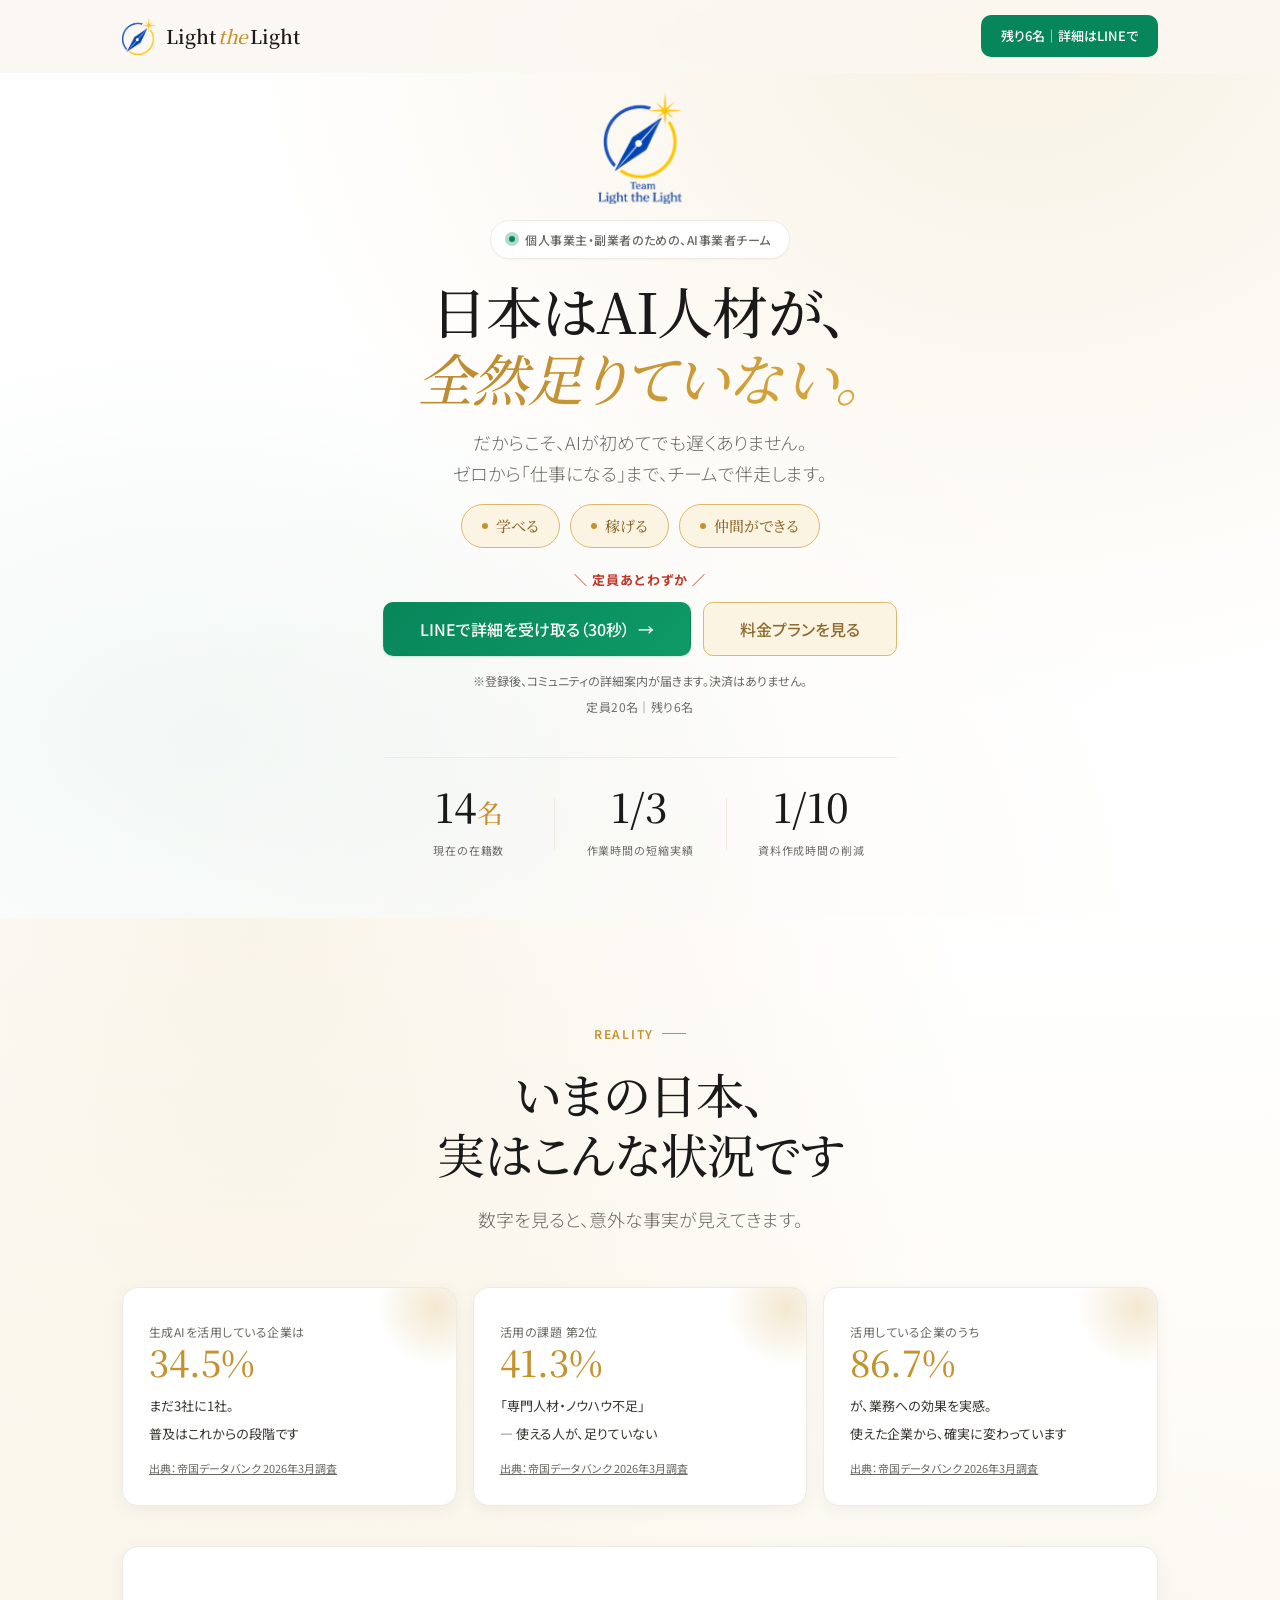
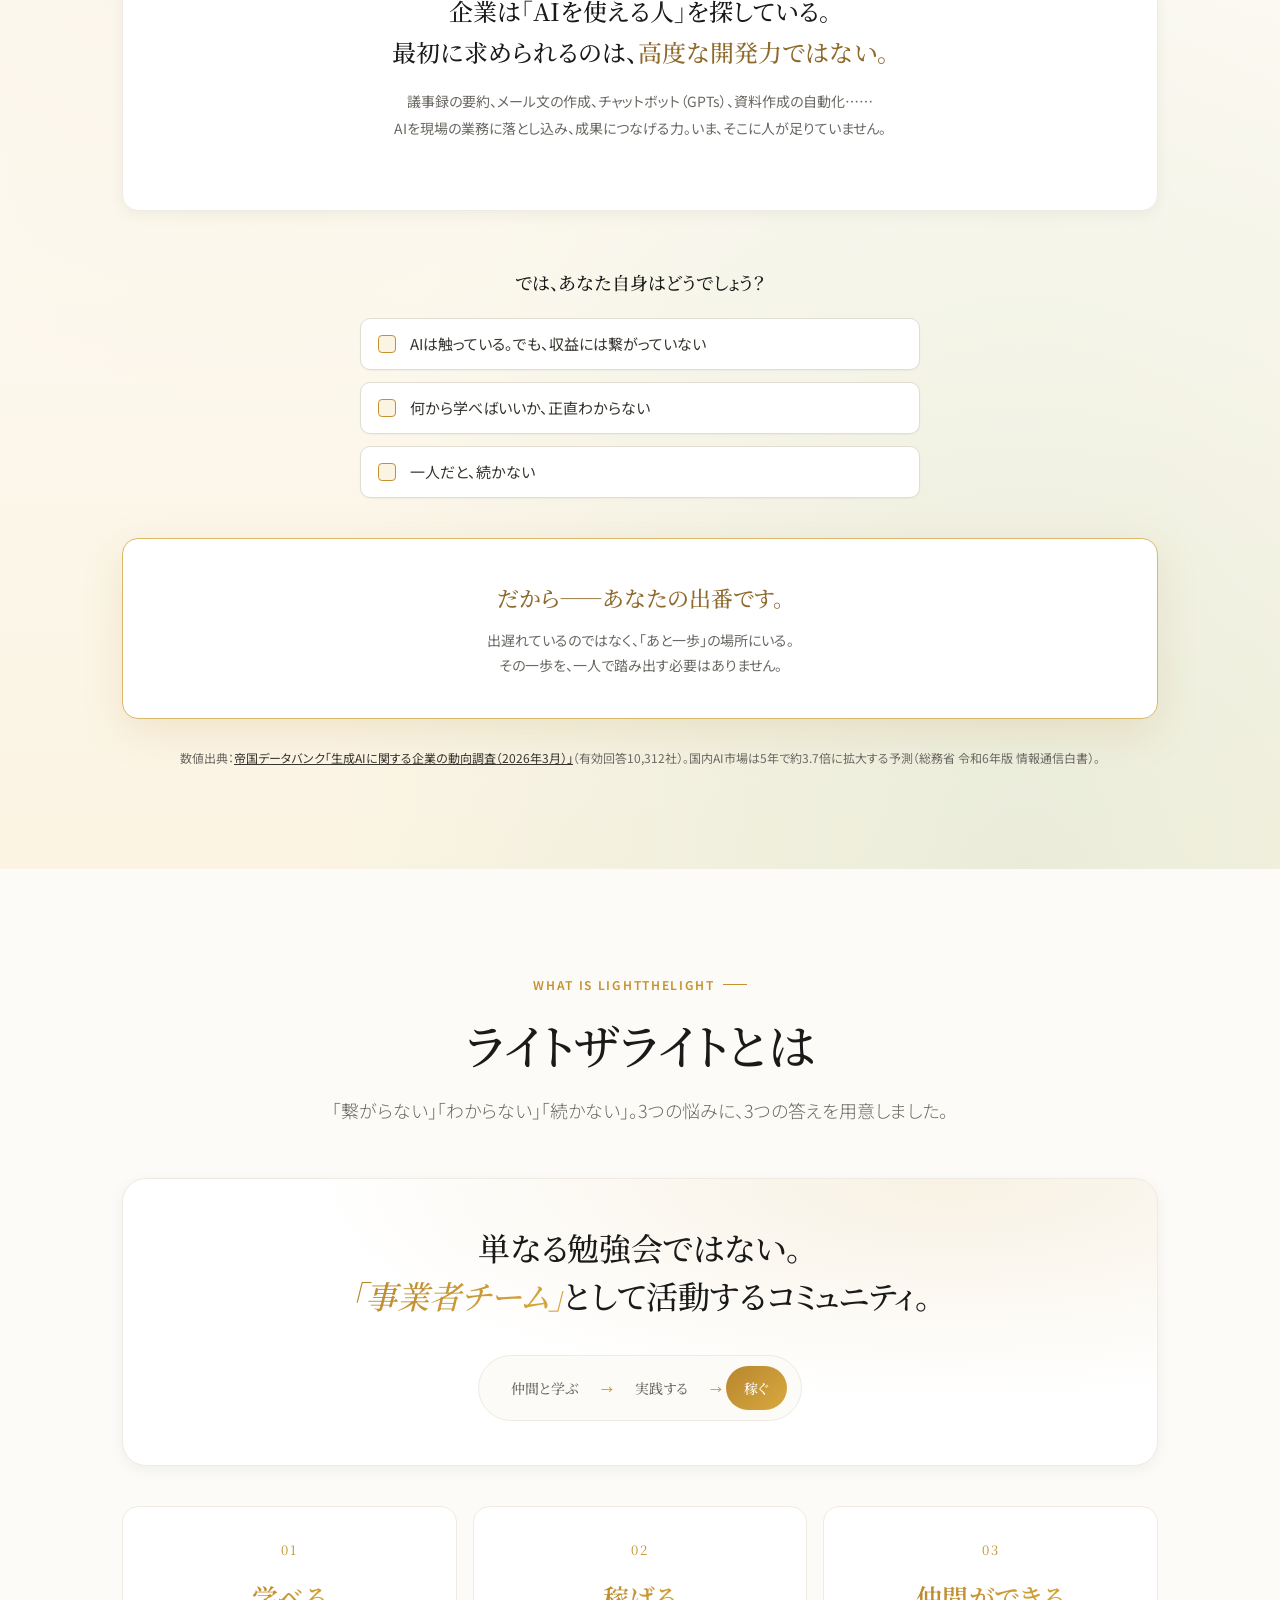
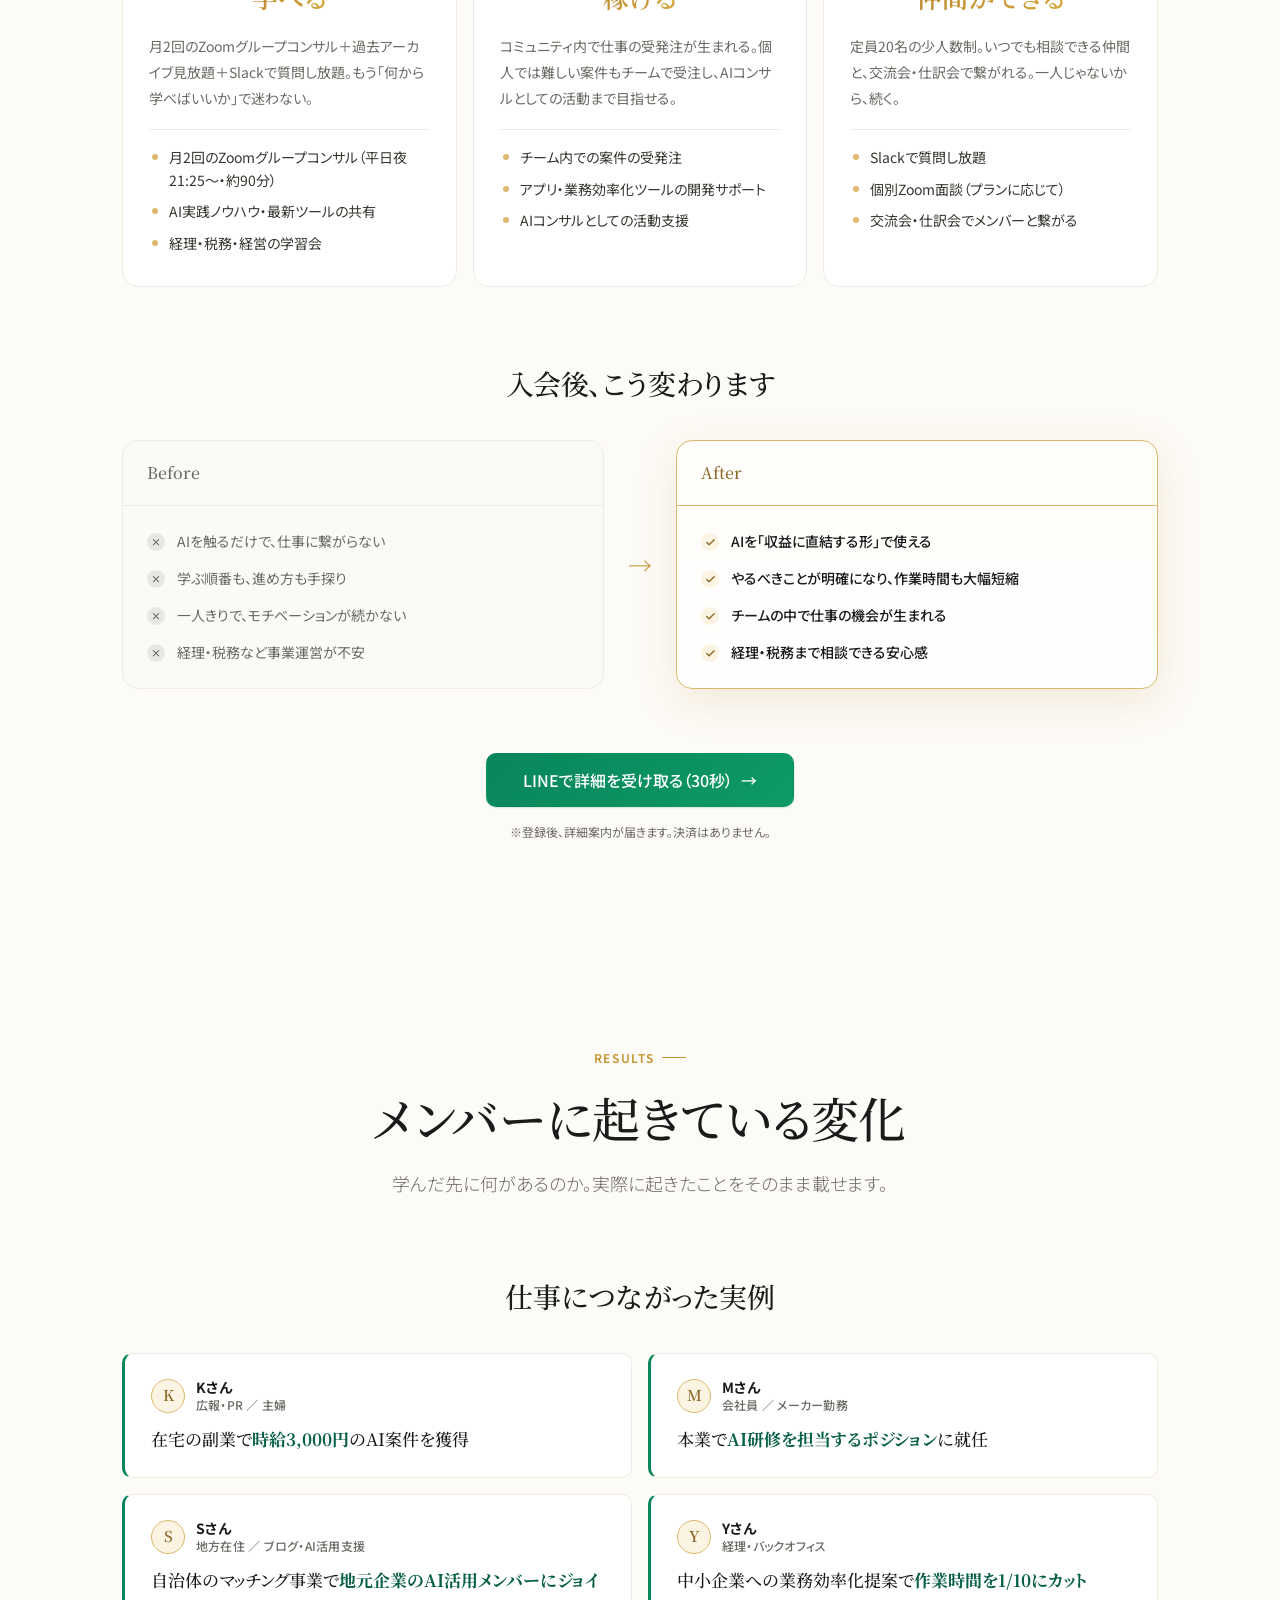
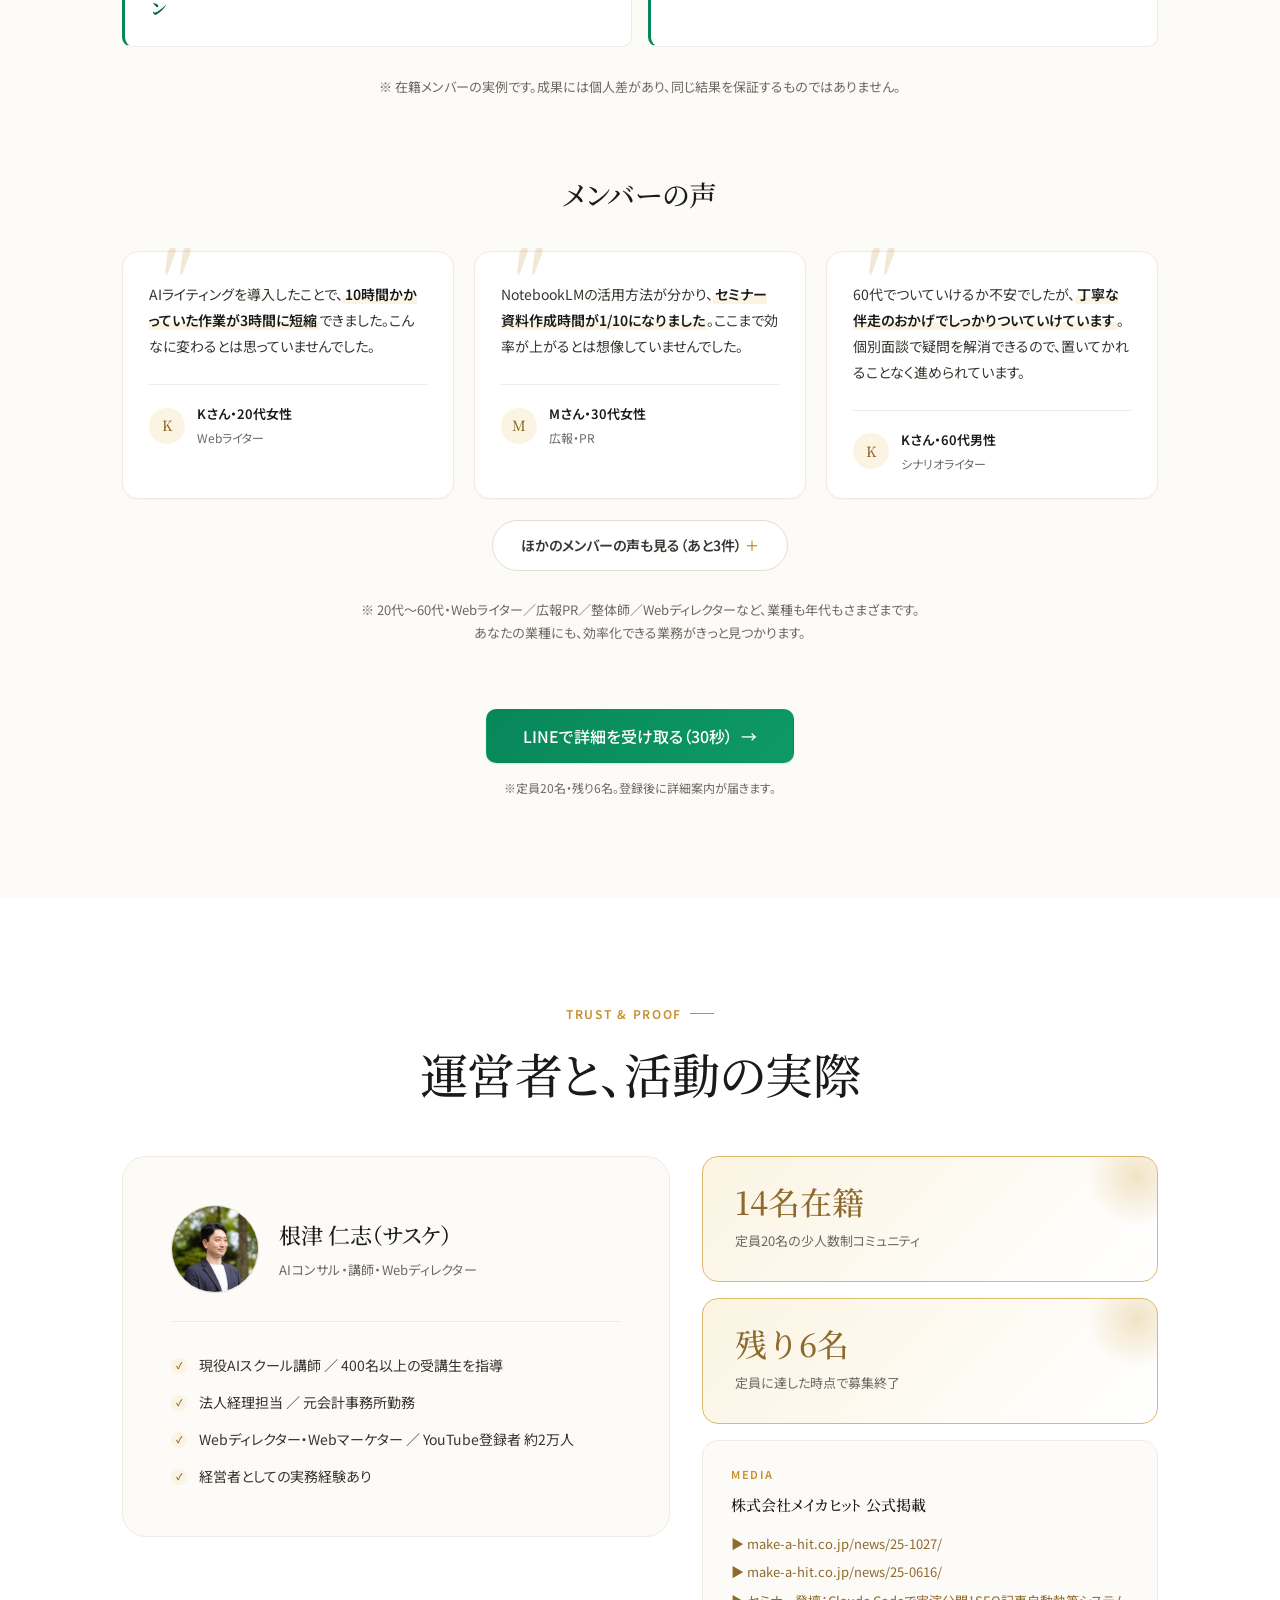
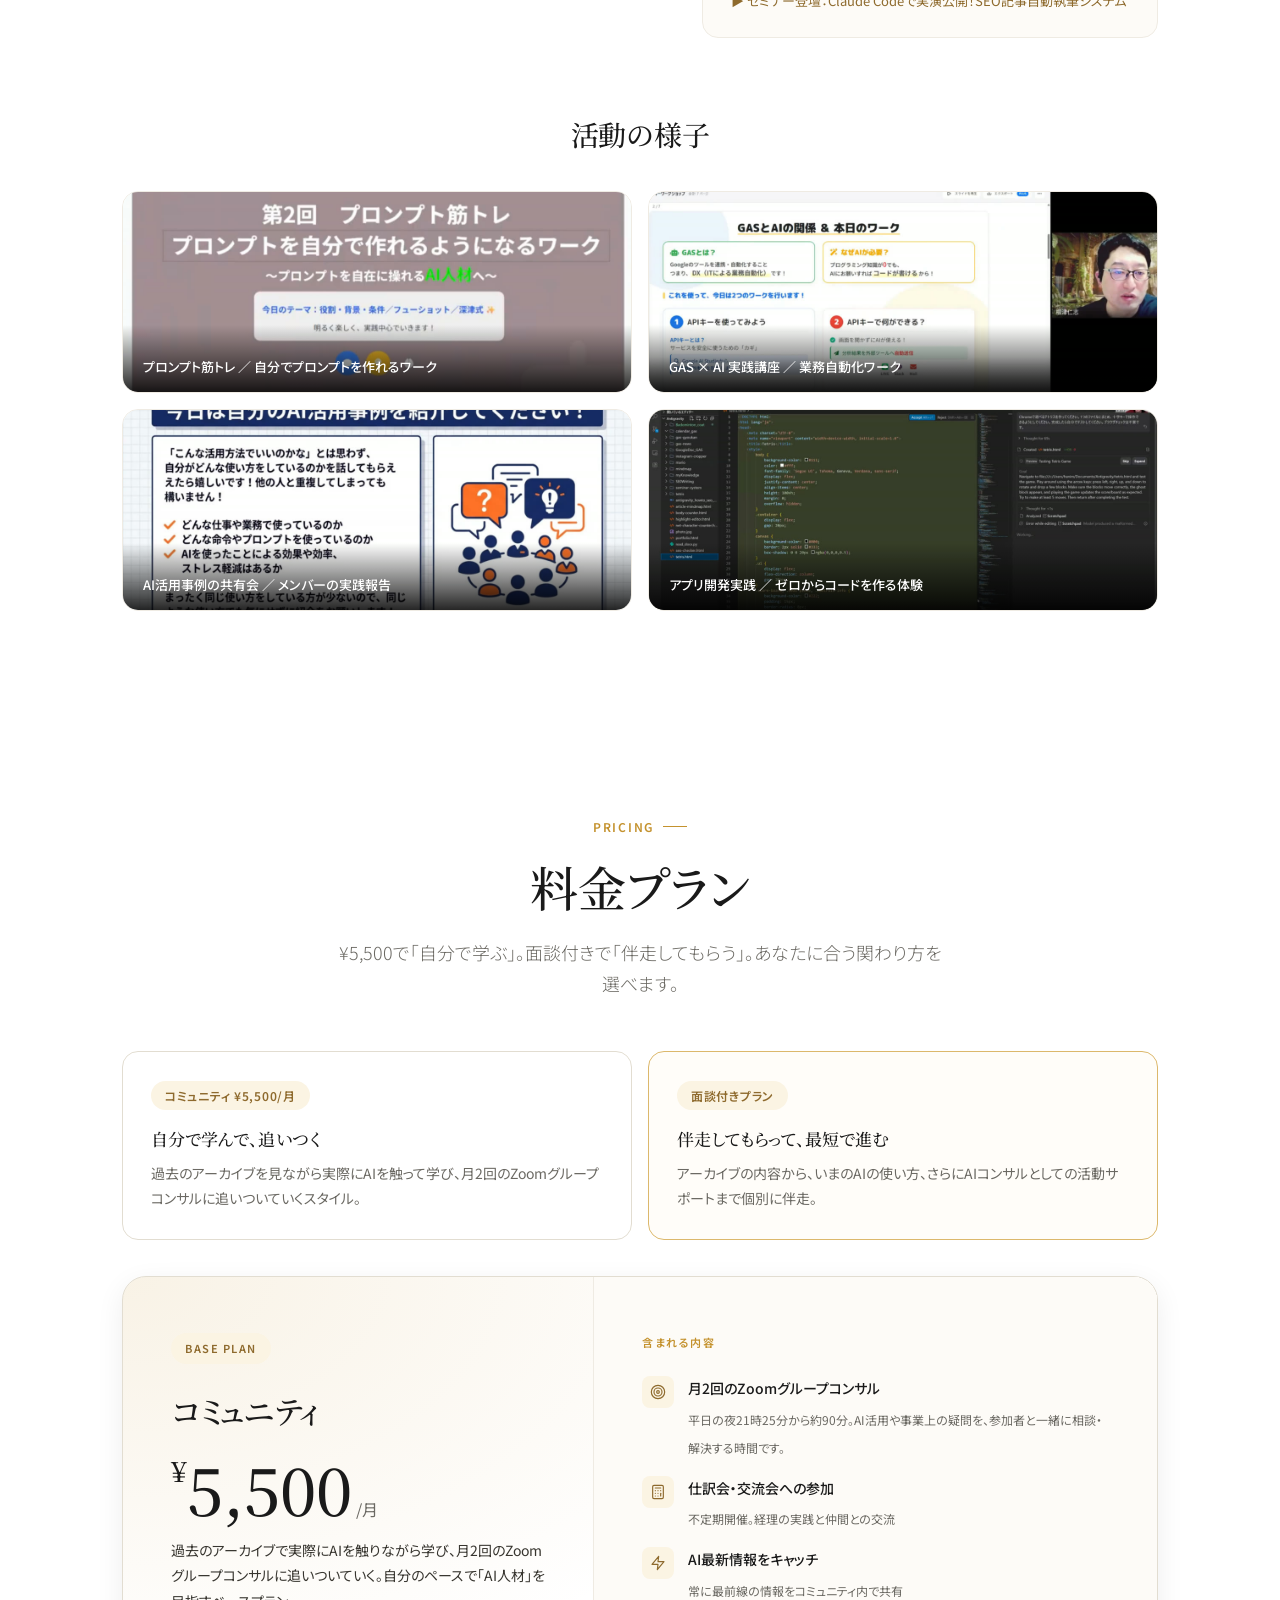
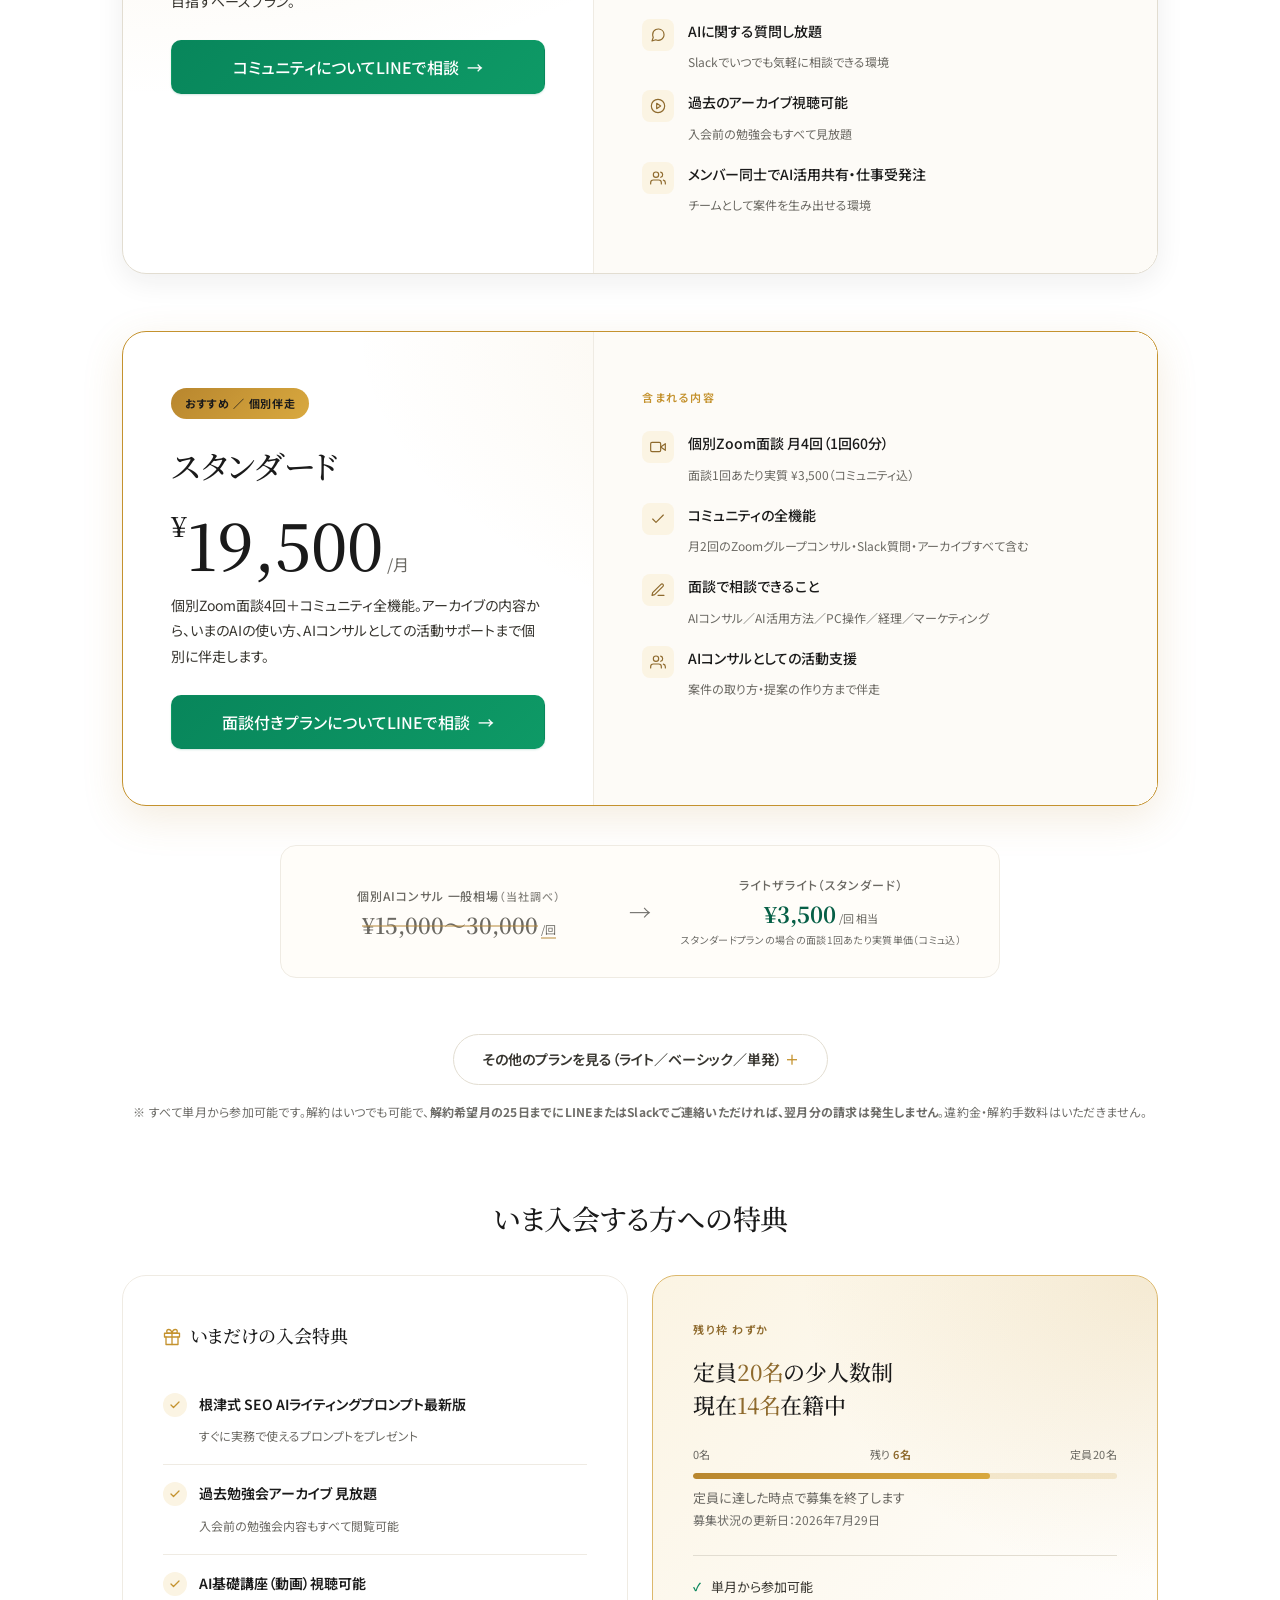
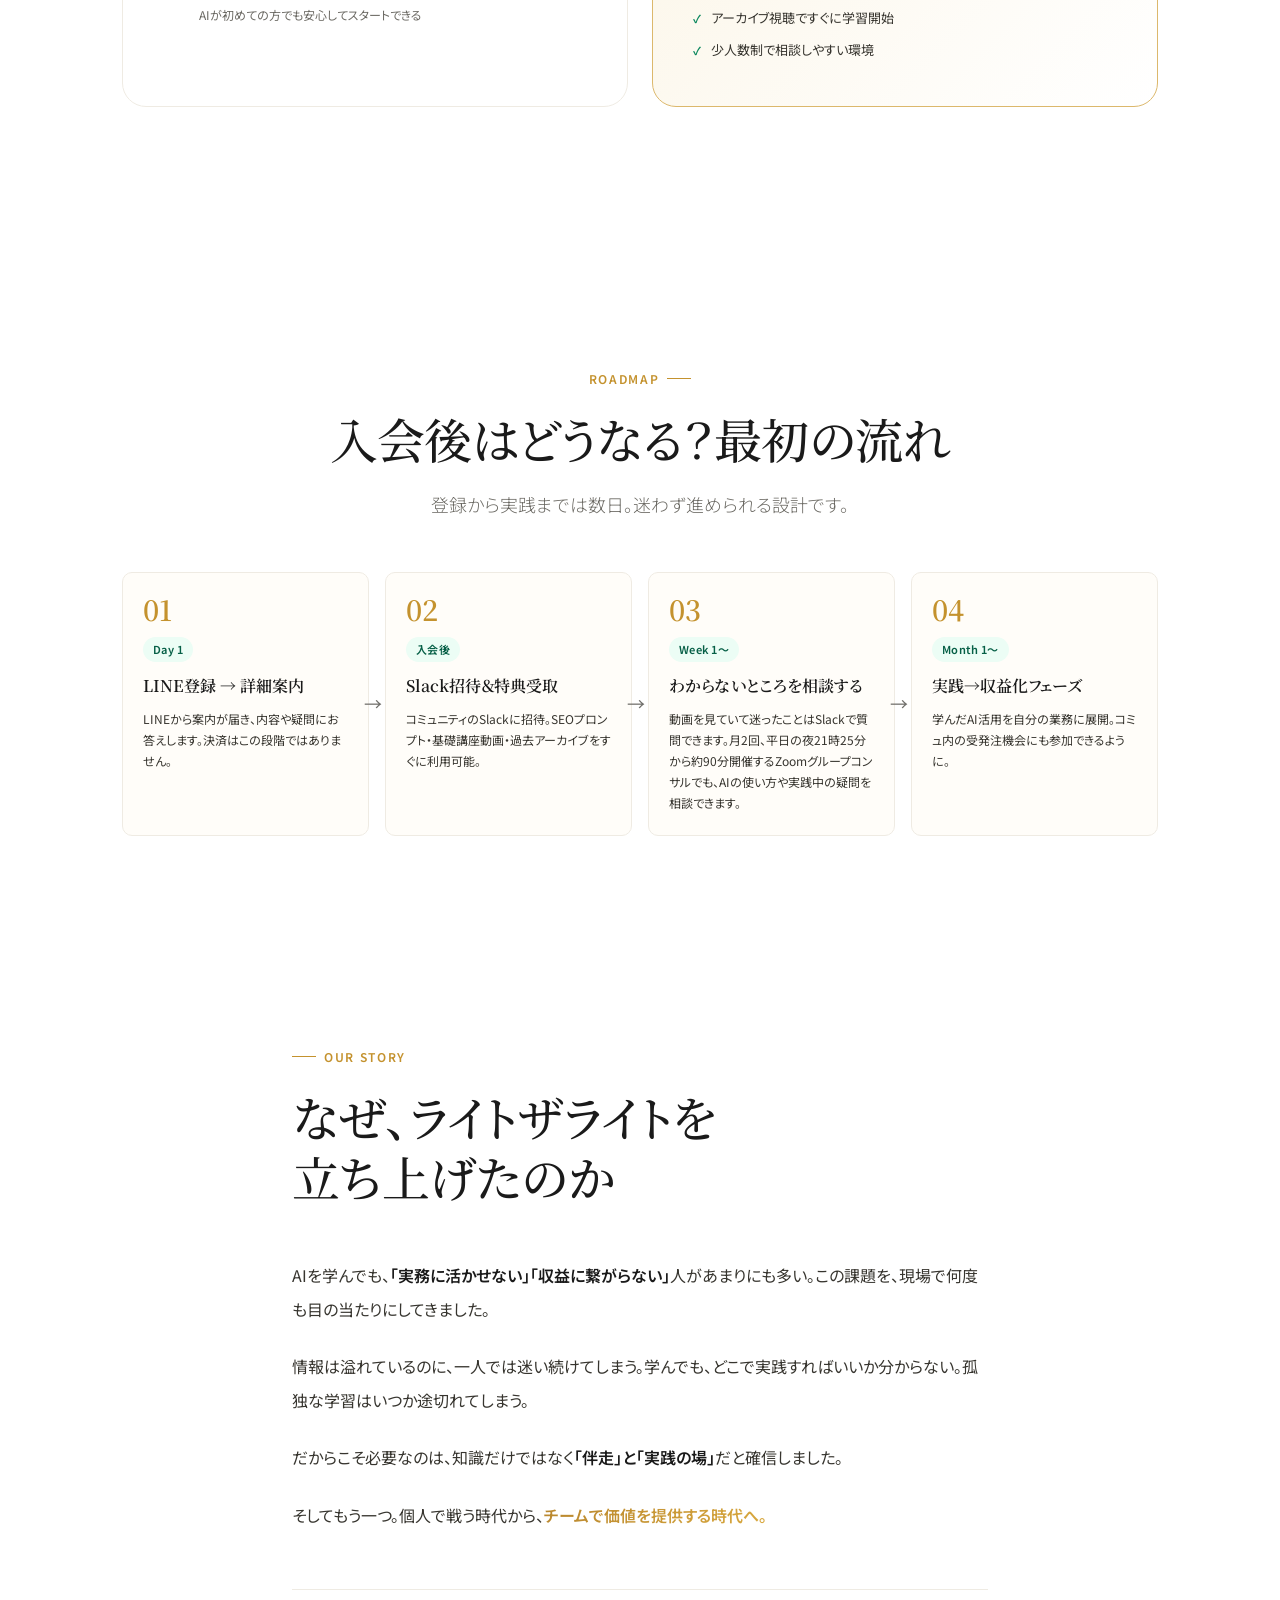
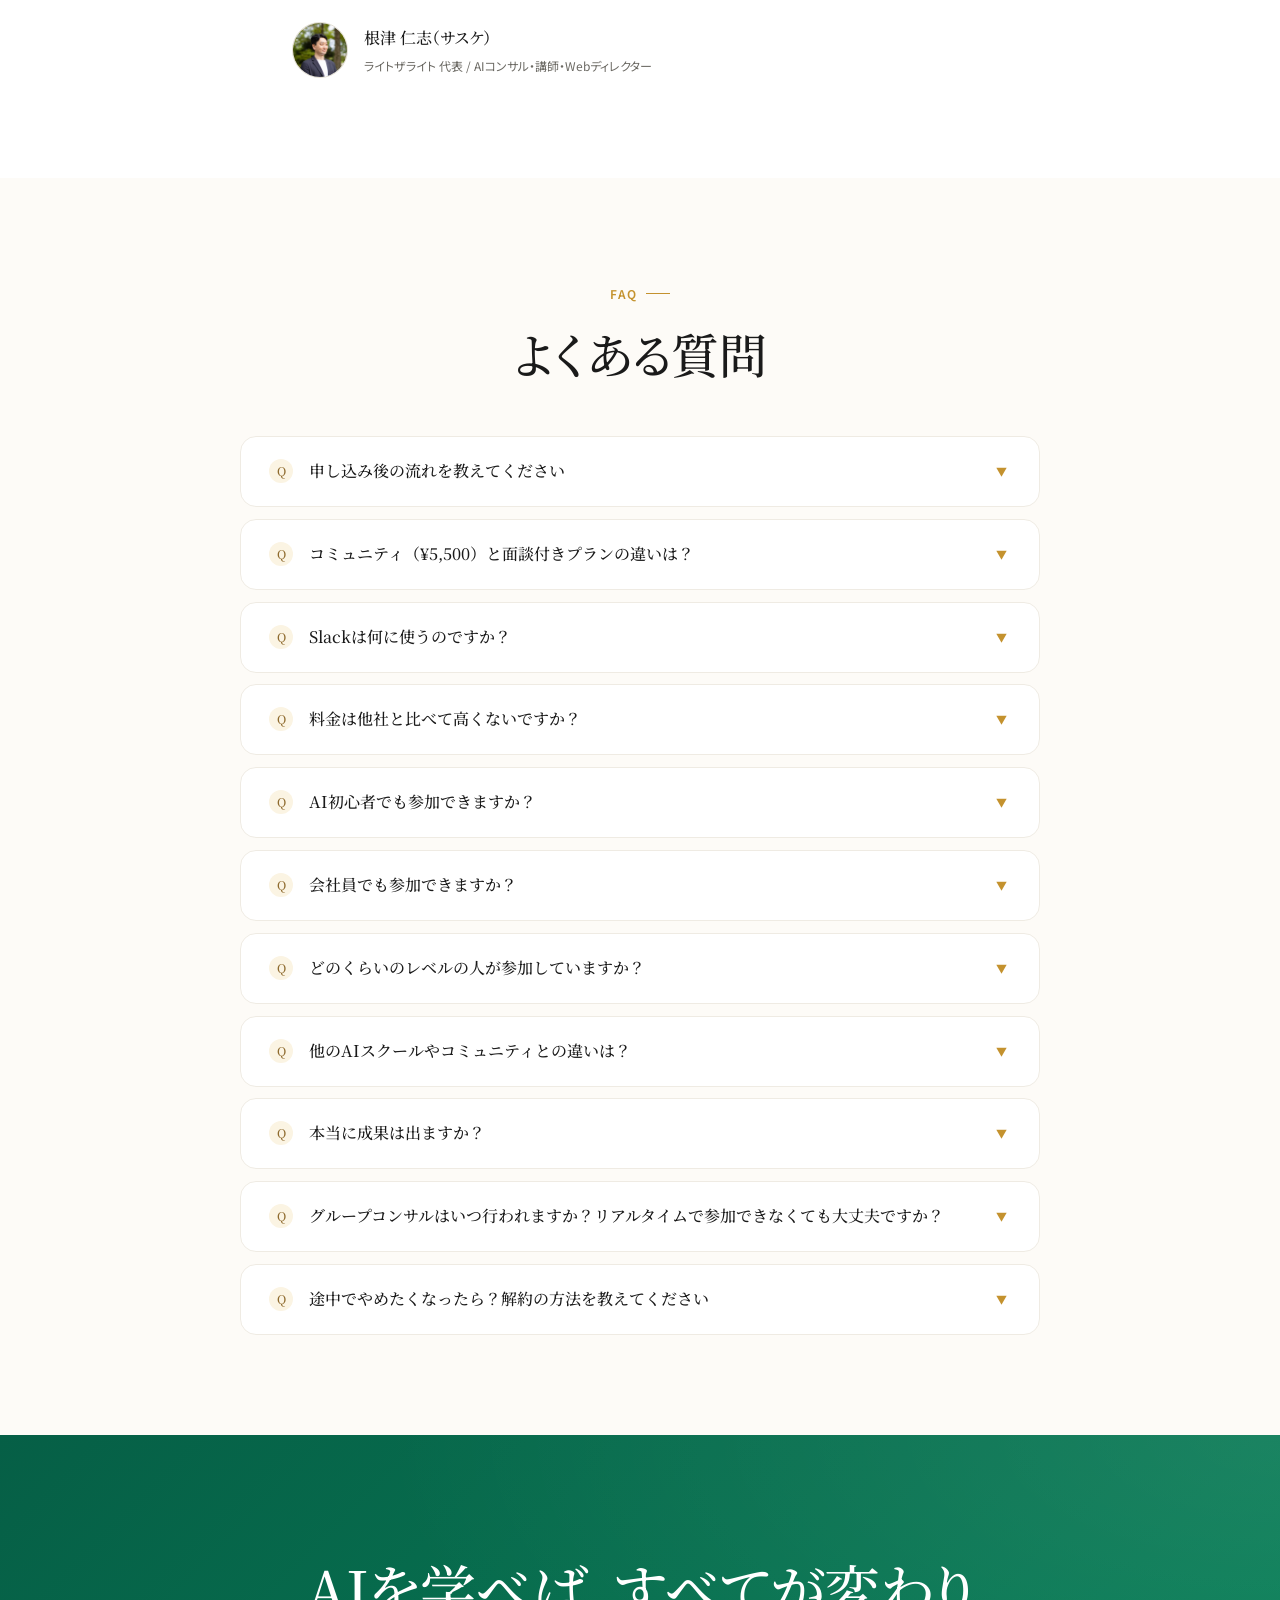
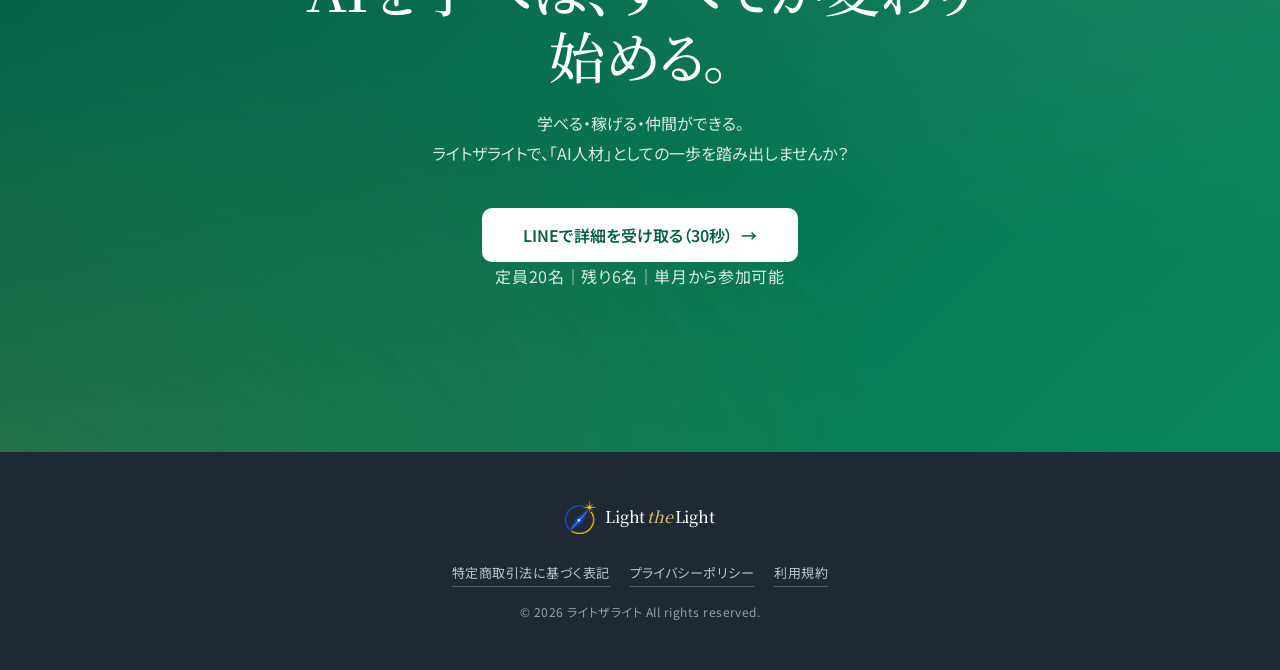
<file: index-pre-price.html>
<!DOCTYPE html>
<html lang="ja">
<head>
    <meta charset="UTF-8">
    <meta name="viewport" content="width=device-width, initial-scale=1.0">
    <meta name="theme-color" content="#FAF7F2">
    <title>ライトザライト | 学べる・稼げる・仲間ができる AI事業者チーム</title>
    <meta name="description" content="日本はAI人材が全然足りていない――だから、チャンス。「学べる」「稼げる」「仲間ができる」の3つが揃った、個人事業主・副業者のためのAIコミュニティ「ライトザライト」。">
    <link rel="canonical" href="https://sasukewebjob-ai.github.io/light-the-light-lp/">
    <link rel="icon" type="image/png" sizes="64x64" href="favicon-64.png">
    <link rel="icon" href="favicon.ico" sizes="any">
    <link rel="apple-touch-icon" href="apple-touch-icon.png">

    <!-- OGP / Twitter Card -->
    <meta property="og:type" content="website">
    <meta property="og:url" content="https://sasukewebjob-ai.github.io/light-the-light-lp/">
    <meta property="og:title" content="ライトザライト | 学べる・稼げる・仲間ができる AI事業者チーム">
    <meta property="og:description" content="日本はAI人材が、全然足りていない。だからこそ、学んだ人からチャンスを掴める。学べる・稼げる・仲間ができる「事業者チーム」ライトザライト。">
    <meta property="og:image" content="https://sasukewebjob-ai.github.io/light-the-light-lp/ogp.png">
    <meta property="og:image:width" content="1200">
    <meta property="og:image:height" content="630">
    <meta property="og:image:alt" content="日本はAI人材が、全然足りていない。学べる・稼げる・仲間ができる AI事業者チーム ライトザライト">
    <meta property="og:locale" content="ja_JP">
    <meta property="og:site_name" content="ライトザライト">
    <meta name="twitter:card" content="summary_large_image">
    <meta name="twitter:title" content="ライトザライト | 学べる・稼げる・仲間ができる AI事業者チーム">
    <meta name="twitter:description" content="日本はAI人材が、全然足りていない。だからこそ、学んだ人からチャンスを掴める「事業者チーム」。">
    <meta name="twitter:image" content="https://sasukewebjob-ai.github.io/light-the-light-lp/ogp.png">

    <!-- 構造化データ（運営主体の明示） -->
    <script type="application/ld+json">
    {
      "@context": "https://schema.org",
      "@type": "Organization",
      "name": "ライトザライト",
      "alternateName": "Team Light the Light",
      "url": "https://sasukewebjob-ai.github.io/light-the-light-lp/",
      "logo": "https://sasukewebjob-ai.github.io/light-the-light-lp/logo-mark.png",
      "image": "https://sasukewebjob-ai.github.io/light-the-light-lp/ogp.png",
      "description": "個人事業主・副業者のためのAI事業者チーム。学べる・稼げる・仲間ができる、定員20名の少人数制コミュニティ。",
      "founder": {
        "@type": "Person",
        "name": "根津 仁志",
        "jobTitle": "AIコンサル・講師・Webディレクター"
      },
      "areaServed": {
        "@type": "Country",
        "name": "日本"
      },
      "contactPoint": {
        "@type": "ContactPoint",
        "contactType": "customer support",
        "url": "https://lin.ee/Y7OfHPe",
        "availableLanguage": ["Japanese"]
      }
    }
    </script>

    <link rel="preconnect" href="https://fonts.googleapis.com">
    <link rel="preconnect" href="https://fonts.gstatic.com" crossorigin>
    <link href="https://fonts.googleapis.com/css2?family=Noto+Sans+JP:wght@300;400;500;600;700&family=Noto+Serif+JP:wght@400;500;600;700&display=swap" rel="stylesheet">
    <style>
        *, *::before, *::after { box-sizing: border-box; margin: 0; padding: 0; }

        :root {
            /* ── Canvas / Surface (Notion warmth) ── */
            --bg-canvas:    #FDFBF7;
            --bg-surface:   #FFFFFF;
            --bg-elevated:  #FFFDF9;
            --bg-deep:      #1F2933;
            --bg-deep-soft: #2B3843;

            /* ── Text (Notion charcoal) ── */
            --text-primary: #1A1A1A;
            --text-body:    #37352F;
            --text-muted:   #6B6963;
            --text-faint:   #6E6D69;
            --text-on-dark: #FFFFFF;

            /* ── Borders (hairline) ── */
            --border-subtle:  #EFEBE3;
            --border-default: #E2DDD1;
            --border-strong:  #C9C2B0;

            /* ── Accents (refined) ── */
            --gold:        #C4922E;
            --gold-soft:   #DCB86C;
            --gold-deep:   #8E6A2D;
            --gold-bg:     #FBF4E3;
            --green:       #08865B;
            --green-deep:  #065F46;
            --green-soft:  #17B978;
            --green-bg:    #ECFDF5;

            /* ── Gradients ── */
            --gold-grad:   linear-gradient(135deg, #B8862E 0%, #D9A93F 100%);
            --mesh-gold:   radial-gradient(ellipse at 80% 0%, rgba(201,150,46,.13) 0%, transparent 55%);
            --mesh-green:  radial-gradient(ellipse at 20% 100%, rgba(8,134,91,.08) 0%, transparent 50%);

            /* ── Shadows (extra subtle) ── */
            --sh-hairline: 0 1px 2px rgba(26,26,26,.04);
            --sh-soft:     0 4px 16px rgba(26,26,26,.05);
            --sh-lift:     0 8px 28px rgba(26,26,26,.07);
            --sh-halo-gold:0 12px 40px rgba(184,137,59,.16);
            --sh-halo-green:0 12px 36px rgba(4,120,87,.18);

            /* ── Radius ── */
            --r-sm:  6px;
            --r-md:  10px;
            --r-lg:  16px;
            --r-xl:  24px;

            /* ── Fonts ── */
            --f-serif: 'Noto Serif JP', 'Hiragino Mincho ProN', 'YuMincho', serif;
            --f-sans:  'Noto Sans JP', 'Hiragino Sans', 'Yu Gothic', sans-serif;
        }

        html { scroll-behavior: smooth; overflow-x: hidden; overflow-x: clip; }
        body {
            font-family: var(--f-sans);
            color: var(--text-body);
            background: var(--bg-canvas);
            overflow-x: hidden;
            line-height: 1.75;
            font-weight: 400;
            font-feature-settings: "palt" 1;
            -webkit-font-smoothing: antialiased;
            text-rendering: optimizeLegibility;
            overflow-x: hidden;
        }
        a { text-decoration: none; color: inherit; }
        img { display: block; max-width: 100%; }

        /* ════════════════════════════════════════
           LAYOUT
        ════════════════════════════════════════ */
        .container { max-width: 1100px; margin: 0 auto; padding: 0 32px; }
        .container-narrow { max-width: 760px; margin: 0 auto; padding: 0 32px; }
        .sec { padding: 100px 0; position: relative; }

        @media (max-width: 768px) {
            .container, .container-narrow { padding: 0 20px; }
            .sec { padding: 56px 0; }
        }

        /* ════════════════════════════════════════
           TYPOGRAPHY (Stripe weight-300 × Notion serif)
        ════════════════════════════════════════ */
        .eyebrow {
            display: inline-flex; align-items: center; gap: 8px;
            font-family: var(--f-sans);
            font-size: 12px; font-weight: 600;
            letter-spacing: .14em; text-transform: uppercase;
            color: var(--gold);
            margin-bottom: 20px;
        }
        .eyebrow::before {
            content: ''; width: 24px; height: 1px;
            background: var(--gold); display: inline-block;
        }
        .eyebrow.center { justify-content: center; }
        .eyebrow.center::before { display: none; }
        .eyebrow.center::after {
            content: ''; width: 24px; height: 1px;
            background: var(--gold);
        }

        .h-display {
            font-family: var(--f-serif);
            font-weight: 500;
            font-size: clamp(36px, 6.5vw, 72px);
            line-height: 1.18;
            letter-spacing: -.02em;
            color: var(--text-primary);
        }
        .h-1 {
            font-family: var(--f-serif);
            font-weight: 500;
            font-size: clamp(30px, 4.5vw, 48px);
            line-height: 1.25;
            letter-spacing: -.015em;
            color: var(--text-primary);
            margin-bottom: 20px;
        }
        .h-2 {
            font-family: var(--f-serif);
            font-weight: 500;
            font-size: clamp(22px, 2.6vw, 28px);
            line-height: 1.45;
            letter-spacing: -.005em;
            color: var(--text-primary);
        }
        .lead {
            font-family: var(--f-sans);
            font-weight: 300;
            font-size: clamp(16px, 1.4vw, 19px);
            line-height: 1.75;
            color: var(--text-muted);
            max-width: 620px;
        }
        .lead.center { margin-left: auto; margin-right: auto; }

        .sec-head { margin-bottom: 52px; }
        .sec-head.center { text-align: center; }
        @media (max-width: 768px) { .sec-head { margin-bottom: 34px; } }

        /* ════════════════════════════════════════
           BUTTONS (Stripe-style)
        ════════════════════════════════════════ */
        .btn {
            display: inline-flex; align-items: center; justify-content: center;
            gap: 8px;
            font-family: var(--f-sans);
            font-size: 15px; font-weight: 500;
            padding: 14px 28px;
            border-radius: var(--r-md);
            border: 1px solid transparent;
            cursor: pointer;
            transition: all .25s cubic-bezier(.4, 0, .2, 1);
            white-space: nowrap;
            line-height: 1;
        }
        .btn-primary {
            background: linear-gradient(135deg, #08865B 0%, #0E9A66 100%);
            color: #fff;
            box-shadow: 0 1px 2px rgba(4,120,87,.18);
        }
        .btn-primary:hover {
            background: var(--green-deep);
            transform: translateY(-1px);
            box-shadow: 0 8px 22px rgba(4,120,87,.24);
        }
        .btn-secondary {
            background: var(--gold-bg);
            color: var(--gold-deep);
            border-color: var(--gold-soft);
        }
        .btn-secondary:hover {
            background: var(--gold-soft);
            color: var(--bg-surface);
            border-color: var(--gold-soft);
            transform: translateY(-1px);
        }
        .btn-lg { padding: 18px 36px; font-size: 16px; }
        .btn-arrow { transition: transform .25s ease; }
        .btn:hover .btn-arrow { transform: translateX(3px); }

        /* ════════════════════════════════════════
           FADE ANIMATION (directional)
        ════════════════════════════════════════ */
        .fade {
            opacity: 0;
            transform: translateY(40px);
            will-change: opacity, transform;
        }
        /* body付きでカード側の transition: all .3s より優先させる（表示後はJSがfadeクラスを外すのでhoverは元に戻る） */
        body .fade { transition: opacity .7s cubic-bezier(.16, 1, .3, 1), transform .7s cubic-bezier(.16, 1, .3, 1); }
        .fade-l { transform: translateX(-56px); }
        .fade-r { transform: translateX(56px); }
        .fade-zoom { transform: scale(.92) translateY(16px); }
        .fade.on { opacity: 1; transform: none; }
        /* stagger: 親に .stagger を付けると子の .fade がJSで順に登場（transition-delayを付与） */

        /* Hero：ページ表示時に上から順にシュッと登場 */
        @keyframes heroIn {
            from { opacity: 0; transform: translateY(30px); }
            to { opacity: 1; transform: none; }
        }
        .hero-inner > * { animation: heroIn .8s cubic-bezier(.16, 1, .3, 1) both; }
        .hero-inner > *:nth-child(1) { animation-delay: .05s; }
        .hero-inner > *:nth-child(2) { animation-delay: .13s; }
        .hero-inner > *:nth-child(3) { animation-delay: .21s; }
        .hero-inner > *:nth-child(4) { animation-delay: .29s; }
        .hero-inner > *:nth-child(5) { animation-delay: .37s; }
        .hero-inner > *:nth-child(6) { animation-delay: .45s; }
        .hero-inner > *:nth-child(7) { animation-delay: .53s; }
        .hero-inner > *:nth-child(8) { animation-delay: .61s; }
        .hero-inner > *:nth-child(9) { animation-delay: .69s; }
        .hero-inner > *:nth-child(10) { animation-delay: .77s; }

        @media (prefers-reduced-motion: reduce) {
            .fade, .fade-l, .fade-r, .fade-zoom {
                opacity: 1;
                transform: none;
                transition: none;
            }
            .hero-inner > * { animation: none; }
        }

        /* ===== Mid CTA ===== */
        .mid-cta { text-align: center; margin-top: 64px; }
        .mid-cta-note {
            font-size: 12px;
            color: var(--text-muted);
            margin-top: 14px;
        }
        @media (max-width: 640px) {
            .mid-cta { margin-top: 48px; }
            .mid-cta .btn { width: 100%; max-width: 360px; }
        }

        /* ===== SVG Icons ===== */
        .p-icon svg, .sol-point-icon svg, .srv-icon svg, .cpf-icon svg,
        .usecase-icon svg, .benefit-row .mark svg { display: block; }
        .p-icon, .cpf-icon { color: var(--gold-deep); }
        .sol-point-icon, .srv-icon, .usecase-icon { color: var(--gold-deep); }
        .usecase-icon { display: inline-flex; }
        .offer-benefits h3 svg { vertical-align: -3px; margin-right: 8px; color: var(--gold); }

        /* ════════════════════════════════════════
           NAV
        ════════════════════════════════════════ */
        .nav {
            position: fixed; top: 0; left: 0; right: 0; z-index: 999;
            background: rgba(250, 247, 242, .82);
            backdrop-filter: saturate(180%) blur(14px);
            -webkit-backdrop-filter: saturate(180%) blur(14px);
            border-bottom: 1px solid transparent;
            transition: border-color .3s ease, background .3s ease;
        }
        .nav.scrolled {
            border-bottom-color: var(--border-subtle);
            background: rgba(250, 247, 242, .94);
        }
        .nav-inner {
            display: flex; align-items: center; justify-content: space-between;
            height: 72px;
            max-width: 1100px; margin: 0 auto; padding: 0 32px;
        }
        .nav-logo {
            display: inline-flex; align-items: center; gap: 10px;
            font-family: var(--f-serif);
            font-size: 19px; font-weight: 600;
            color: var(--text-primary);
            letter-spacing: -.01em;
        }
        .nav-logo img { height: 38px; width: auto; display: block; }
        .nav-logo i { color: var(--gold); font-style: italic; font-weight: 500; margin: 0 .12em; }
        .nav-cta {
            background: var(--green);
            color: #fff;
            font-size: 13px; font-weight: 500;
            padding: 10px 20px;
            border-radius: var(--r-md);
            transition: all .25s ease;
        }
        .nav-cta:hover { background: var(--green-deep); transform: translateY(-1px); }
        @media (max-width: 768px) {
            .nav-inner { padding: 0 16px; height: 60px; gap: 10px; }
            .nav-logo { font-size: 15px; gap: 8px; flex-shrink: 0; white-space: nowrap; }
            .nav-logo img { height: 30px; }
            .nav-cta { font-size: 11px; padding: 8px 12px; white-space: nowrap; flex-shrink: 0; }
            /* 長文CTAボタンを全幅化してはみ出し防止 */
            .btn-lg { font-size: 15px; padding: 16px 22px; }
            .community-plan__cta, .btn-final { width: 100%; }
            .hero-ctas .btn { width: 100%; max-width: 360px; }
        }

        /* ════════════════════════════════════════
           HERO (hybrid showcase)
        ════════════════════════════════════════ */
        .hero {
            min-height: 100vh;
            display: flex; flex-direction: column;
            align-items: center; justify-content: center;
            text-align: center;
            padding: 92px 32px 56px;
            position: relative;
            background: var(--mesh-gold), var(--bg-surface);
        }
        .hero::before {
            content: '';
            position: absolute; inset: 0;
            background:
                radial-gradient(ellipse at 15% 80%, rgba(4,120,87,.05) 0%, transparent 40%),
                radial-gradient(circle at 50% 100%, rgba(184,137,59,.04) 0%, transparent 50%);
            pointer-events: none;
        }
        .hero-inner { position: relative; max-width: 880px; }
        .hero-logo { width: 84px; height: auto; margin: 0 auto 16px; display: block; }
        .hero-pill {
            display: inline-flex; align-items: center; gap: 10px;
            background: var(--bg-surface);
            border: 1px solid var(--border-subtle);
            padding: 8px 18px;
            border-radius: 100px;
            font-size: 12px; font-weight: 500;
            color: var(--text-muted);
            letter-spacing: .04em;
            margin-bottom: 18px;
            box-shadow: var(--sh-hairline);
        }
        .hero-pill-dot {
            width: 6px; height: 6px;
            background: var(--green);
            border-radius: 50%;
            position: relative;
        }
        .hero-pill-dot::before {
            content: ''; position: absolute; inset: -4px;
            background: var(--green); border-radius: 50%;
            opacity: .3;
            animation: ping 2s cubic-bezier(0, 0, .2, 1) infinite;
        }
        @keyframes ping {
            75%, 100% { transform: scale(2.4); opacity: 0; }
        }
        .hero-title {
            font-family: var(--f-serif);
            font-weight: 500;
            font-size: clamp(31px, 5.2vw, 56px);
            line-height: 1.2;
            letter-spacing: -.02em;
            color: var(--text-primary);
            margin-bottom: 16px;
        }
        .hero-title .accent {
            background: var(--gold-grad);
            -webkit-background-clip: text;
            background-clip: text;
            color: transparent;
            font-style: italic;
        }
        .hero-sub {
            font-family: var(--f-sans);
            font-weight: 300;
            font-size: clamp(15px, 1.4vw, 18px);
            line-height: 1.7;
            color: var(--text-muted);
            max-width: 580px;
            margin: 0 auto 16px;
        }
        .hero-ctas {
            display: flex; gap: 12px; justify-content: center; flex-wrap: wrap;
            margin-bottom: 16px;
        }
        .hero-cta-microcopy {
            font-size: 12px;
            color: var(--text-muted);
            margin-top: 12px;
            line-height: 1.5;
        }
        .hero-cta-note {
            font-size: 12px; color: var(--text-faint);
            letter-spacing: .04em;
            margin-top: 6px;
        }
        .cta-urg {
            display: inline-block;
            color: #C0392B;
            font-size: 13px; font-weight: 700;
            letter-spacing: .08em;
            margin-bottom: 10px;
        }
        .hero-stats {
            display: grid;
            grid-template-columns: repeat(3, 1fr);
            gap: 0;
            margin-top: 40px; padding-top: 28px;
            border-top: 1px solid var(--border-subtle);
            max-width: 720px;
        }
        .hero-stat { text-align: center; padding: 0 16px; position: relative; }
        .hero-stat + .hero-stat::before {
            content: ''; position: absolute;
            left: 0; top: 12px; bottom: 12px;
            width: 1px; background: var(--border-subtle);
        }
        .hero-stat-num {
            display: block;
            font-family: var(--f-serif);
            font-weight: 500;
            font-size: clamp(28px, 3.4vw, 40px);
            line-height: 1;
            color: var(--text-primary);
            margin-bottom: 8px;
            font-feature-settings: "tnum" 1;
        }
        .hero-stat-num .unit { color: var(--gold); font-size: .65em; }
        .hero-stat-lbl {
            font-size: 11px;
            color: var(--text-faint);
            letter-spacing: .08em;
            text-transform: uppercase;
        }
        @media (max-width: 640px) {
            .hero { padding: 76px 20px 48px; }
            .hero-logo { width: 62px; margin-bottom: 12px; }
            .hero-stats { padding-top: 24px; margin-top: 32px; }
            .hero-stat { padding: 0 8px; }
            .hero-stat-lbl { font-size: 10px; letter-spacing: .04em; }
        }

        /* ===== Hero pillars (3本柱予告) ===== */
        .hero-pillars {
            display: flex; justify-content: center; flex-wrap: wrap;
            gap: 10px;
            margin-bottom: 16px;
        }
        .hero-pillar {
            display: inline-flex; align-items: center; gap: 8px;
            font-family: var(--f-serif);
            font-weight: 500; font-size: 15px;
            color: var(--gold-deep);
            background: var(--gold-bg);
            border: 1px solid var(--gold-soft);
            border-radius: 100px;
            padding: 8px 20px;
        }
        .hero-pillar::before {
            content: ''; width: 6px; height: 6px;
            border-radius: 50%; background: var(--gold);
        }
        @media (max-width: 640px) {
            .hero-pillar { font-size: 13px; padding: 7px 14px; }
        }

        /* ════════════════════════════════════════
           PROBLEM (dark canvas, refined)
        ════════════════════════════════════════ */
        .problem {
            background: linear-gradient(180deg, #FFFFFF 0%, var(--gold-bg) 100%);
            color: var(--text-body);
            position: relative;
            overflow: hidden;
        }
        .problem::before {
            content: '';
            position: absolute; inset: 0;
            background:
                radial-gradient(ellipse at 20% 0%, rgba(201,150,46,.10) 0%, transparent 50%),
                radial-gradient(ellipse at 80% 100%, rgba(8,134,91,.07) 0%, transparent 50%);
            pointer-events: none;
        }
        .problem .container { position: relative; }
        .problem .eyebrow { color: var(--gold); }
        .problem .h-1 { color: var(--text-primary); }
        .problem .lead { color: var(--text-muted); }
        .problem-grid {
            display: grid;
            grid-template-columns: repeat(auto-fit, minmax(300px, 1fr));
            gap: 16px;
            margin-bottom: 48px;
        }
        .p-item {
            display: flex; align-items: flex-start; gap: 16px;
            background: rgba(255,255,255,.03);
            border: 1px solid rgba(255,255,255,.08);
            border-radius: var(--r-lg);
            padding: 24px 24px;
            transition: all .3s ease;
        }
        .p-item:hover {
            background: rgba(255,255,255,.05);
            border-color: rgba(184,137,59,.3);
            transform: translateY(-2px);
        }
        .p-icon {
            width: 36px; height: 36px; min-width: 36px;
            background: rgba(184,137,59,.12);
            border-radius: 8px;
            display: flex; align-items: center; justify-content: center;
            font-size: 18px;
        }
        .p-text {
            font-size: 15px;
            color: rgba(255,255,255,.84);
            line-height: 1.65;
        }
        .problem-bridge {
            text-align: center;
            padding: 40px 32px;
            background: var(--bg-surface);
            border: 1px solid var(--gold-soft);
            border-radius: var(--r-lg);
            box-shadow: var(--sh-halo-gold);
        }
        .problem-bridge p {
            font-family: var(--f-serif);
            font-size: 22px; font-weight: 500;
            color: var(--gold-deep);
            margin-bottom: 10px;
        }
        .problem-bridge small {
            display: block;
            font-size: 14px;
            color: var(--text-muted);
            line-height: 1.8;
        }

        /* ===== Reality (日本の現状) ===== */
        .problem .num-grid { margin-bottom: 40px; }
        .problem .num-card {
            background: var(--bg-surface);
            border: 1px solid var(--border-subtle);
            box-shadow: var(--sh-soft);
        }
        .jp-callout {
            text-align: center;
            padding: 44px 32px;
            background: var(--bg-surface);
            border: 1px solid var(--border-subtle);
            border-radius: var(--r-lg);
            box-shadow: var(--sh-soft);
            margin-bottom: 56px;
        }
        .jp-callout-main {
            font-family: var(--f-serif);
            font-weight: 500;
            font-size: clamp(19px, 2.4vw, 24px);
            line-height: 1.7;
            color: var(--text-primary);
            margin-bottom: 16px;
        }
        .jp-callout-main em {
            font-style: normal;
            color: var(--gold-deep);
        }
        .jp-callout-sub {
            font-size: 14px;
            color: var(--text-muted);
            line-height: 1.9;
            max-width: 600px;
            margin: 0 auto 24px;
        }
        .jp-callout-punch {
            font-family: var(--f-serif);
            font-weight: 600;
            font-size: clamp(20px, 2.6vw, 26px);
            color: var(--gold-deep);
        }
        .jp-you { max-width: 560px; margin: 0 auto 40px; }
        .jp-you-q {
            text-align: center;
            font-family: var(--f-serif);
            font-size: 18px; font-weight: 500;
            color: var(--text-primary);
            margin-bottom: 20px;
        }
        .jp-check { display: flex; flex-direction: column; gap: 12px; }
        .jp-check-item {
            display: flex; align-items: center; gap: 14px;
            background: var(--bg-surface);
            border: 1px solid var(--border-default);
            border-radius: var(--r-md);
            padding: 13px 17px;
            font-size: 15px;
            color: var(--text-body);
            line-height: 1.6;
            box-shadow: var(--sh-hairline);
        }
        .jp-box {
            width: 18px; height: 18px; min-width: 18px;
            border: 1.5px solid var(--gold);
            border-radius: 4px;
            background: var(--gold-bg);
        }
        .jp-source {
            margin-top: 28px;
            font-size: 12px;
            color: var(--text-muted);
            text-align: center;
            line-height: 1.8;
        }
        .jp-source a { color: var(--text-body); text-decoration: underline; }
        .jp-source a:hover { color: var(--gold-deep); }
        .num-src {
            display: block;
            margin-top: 14px;
            font-size: 11px;
            color: var(--text-muted);
            text-decoration: underline;
            line-height: 1.5;
        }
        .num-src:hover { color: var(--gold-deep); }
        @media (max-width: 640px) {
            .jp-callout { padding: 32px 20px; }
            .jp-callout-sub br { display: none; }
        }

        /* ════════════════════════════════════════
           SOLUTION
        ════════════════════════════════════════ */
        .solution { background: var(--bg-canvas); }
        .sol-concept {
            background: var(--bg-surface);
            border: 1px solid var(--border-subtle);
            border-radius: var(--r-xl);
            padding: 44px 40px;
            box-shadow: var(--sh-soft);
            text-align: center;
            margin-bottom: 40px;
            position: relative;
            overflow: hidden;
        }
        .sol-concept::before {
            content: '';
            position: absolute; inset: 0;
            background: var(--mesh-gold);
            pointer-events: none;
        }
        .sol-concept-inner { position: relative; }
        .sol-concept h3 {
            font-family: var(--f-serif);
            font-weight: 500;
            font-size: clamp(22px, 3vw, 32px);
            line-height: 1.5;
            color: var(--text-primary);
            margin-bottom: 36px;
            letter-spacing: -.01em;
        }
        .sol-concept h3 em {
            font-style: italic;
            background: var(--gold-grad);
            -webkit-background-clip: text;
            background-clip: text;
            color: transparent;
        }
        .sol-flow {
            display: inline-flex; align-items: center;
            gap: 0; flex-wrap: nowrap;
            background: var(--bg-canvas);
            border: 1px solid var(--border-subtle);
            border-radius: 100px;
            padding: 10px 14px;
        }
        .flow-step {
            font-family: var(--f-serif);
            font-weight: 500;
            font-size: 14px;
            padding: 10px 18px;
            border-radius: 100px;
            white-space: nowrap;
        }
        .flow-step.outline { color: var(--text-muted); }
        .flow-step.active {
            background: var(--gold-grad);
            color: #fff;
        }
        .flow-arr { color: var(--gold); margin: 0 4px; font-size: 12px; }

        .sol-points {
            display: grid;
            grid-template-columns: repeat(auto-fit, minmax(240px, 1fr));
            gap: 16px;
        }
        .sol-point {
            background: var(--bg-surface);
            border: 1px solid var(--border-subtle);
            border-radius: var(--r-lg);
            padding: 32px 28px;
            transition: all .3s ease;
        }
        .sol-point:hover {
            transform: translateY(-3px);
            border-color: var(--gold-soft);
            box-shadow: var(--sh-soft);
        }
        .sol-point-icon {
            display: inline-flex;
            width: 44px; height: 44px;
            background: var(--gold-bg);
            border-radius: 10px;
            align-items: center; justify-content: center;
            font-size: 22px;
            margin-bottom: 18px;
        }
        .sol-point h4 {
            font-family: var(--f-serif);
            font-weight: 500;
            font-size: 17px;
            color: var(--text-primary);
            margin-bottom: 8px;
        }
        .sol-point p {
            font-size: 14px;
            color: var(--text-muted);
            line-height: 1.75;
        }

        @media (max-width: 600px) {
            .sol-concept { padding: 40px 24px; }
            .sol-flow { padding: 8px; gap: 0; }
            .flow-step { font-size: 13px; padding: 8px 12px; }
        }

        /* ===== Pillars (3本柱) ===== */
        .pillar-grid {
            display: grid;
            grid-template-columns: repeat(auto-fit, minmax(240px, 1fr));
            gap: 16px;
        }
        .pillar {
            background: var(--bg-surface);
            border: 1px solid var(--border-subtle);
            border-radius: var(--r-lg);
            padding: 32px 26px;
            text-align: center;
            transition: all .3s ease;
        }
        @media (max-width: 640px) { .pillar { padding: 24px 20px; } }
        .pillar:hover {
            transform: translateY(-3px);
            border-color: var(--gold-soft);
            box-shadow: var(--sh-soft);
        }
        .pillar-num {
            font-family: var(--f-serif);
            font-size: 13px;
            letter-spacing: .14em;
            color: var(--gold);
            margin-bottom: 12px;
        }
        .pillar-title {
            display: inline-block;
            font-family: var(--f-serif);
            font-weight: 600;
            font-size: 26px;
            margin-bottom: 14px;
            background: var(--gold-grad);
            -webkit-background-clip: text;
            background-clip: text;
            color: transparent;
        }
        .pillar-copy {
            font-size: 14px;
            color: var(--text-muted);
            line-height: 1.85;
            text-align: left;
        }
        .pillar-svc {
            list-style: none;
            text-align: left;
            margin-top: 18px;
            padding-top: 16px;
            border-top: 1px solid var(--border-subtle);
        }
        .pillar-svc li {
            position: relative;
            padding-left: 20px;
            font-size: 14px;
            color: var(--text-body);
            line-height: 1.6;
            margin-bottom: 9px;
        }
        .pillar-svc li:last-child { margin-bottom: 0; }
        .pillar-svc li::before {
            content: '';
            position: absolute;
            left: 3px; top: 8px;
            width: 6px; height: 6px;
            border-radius: 50%;
            background: var(--gold-soft);
        }

        /* 統合セクション内の小見出し */
        .sub-head {
            font-family: var(--f-serif);
            font-weight: 500;
            font-size: clamp(21px, 2.6vw, 28px);
            text-align: center;
            color: var(--text-primary);
            margin: 72px 0 32px;
            letter-spacing: -.01em;
        }
        @media (max-width: 768px) { .sub-head { margin: 52px 0 26px; } }

        /* ════════════════════════════════════════
           BEFORE / AFTER
        ════════════════════════════════════════ */
        .benefits { background: var(--bg-surface); }
        .ba-wrap {
            display: grid;
            grid-template-columns: 1fr auto 1fr;
            gap: 24px;
            align-items: stretch;
            margin-bottom: 64px;
        }
        .ba-col {
            border-radius: var(--r-lg);
            border: 1px solid var(--border-subtle);
            overflow: hidden;
            display: flex; flex-direction: column;
        }
        .ba-col.before { background: #FAFAF7; }
        .ba-col.after {
            background: linear-gradient(180deg, var(--bg-elevated) 0%, var(--bg-surface) 100%);
            border-color: var(--gold-soft);
            box-shadow: var(--sh-halo-gold);
        }
        .ba-head {
            padding: 18px 24px;
            font-family: var(--f-serif);
            font-weight: 500;
            font-size: 16px;
            border-bottom: 1px solid var(--border-subtle);
            display: flex; align-items: center; gap: 10px;
        }
        .ba-col.before .ba-head { color: var(--text-muted); }
        .ba-col.after .ba-head { color: var(--gold-deep); border-bottom-color: var(--gold-soft); }
        .ba-body {
            padding: 24px;
            display: flex; flex-direction: column; gap: 14px;
            flex: 1;
        }
        .ba-item {
            display: flex; align-items: flex-start; gap: 12px;
            font-size: 14px;
            line-height: 1.65;
        }
        .ba-mark {
            width: 18px; height: 18px; min-width: 18px;
            border-radius: 50%;
            display: inline-flex; align-items: center; justify-content: center;
            font-size: 10px; font-weight: 700;
            margin-top: 3px;
        }
        .ba-col.before .ba-mark { background: rgba(120,119,116,.15); color: var(--text-muted); }
        .ba-col.after .ba-mark { background: var(--gold-bg); color: var(--gold-deep); }
        .ba-col.before .ba-item { color: var(--text-muted); }
        .ba-col.after .ba-item { color: var(--text-primary); font-weight: 500; }
        .ba-arr {
            display: flex; align-items: center; justify-content: center;
            font-size: 24px;
            color: var(--gold);
            font-family: var(--f-serif);
        }

        .num-grid {
            display: grid;
            grid-template-columns: repeat(auto-fit, minmax(220px, 1fr));
            gap: 16px;
        }
        .num-card {
            background: var(--bg-surface);
            border: 1px solid var(--border-subtle);
            border-radius: var(--r-lg);
            padding: 28px 26px;
            color: var(--text-body);
            position: relative;
            overflow: hidden;
        }
        @media (max-width: 640px) { .num-card { padding: 20px 18px; } }
        .num-card::before {
            content: '';
            position: absolute; top: -40px; right: -40px;
            width: 120px; height: 120px;
            background: radial-gradient(circle, rgba(201,150,46,.22), transparent 70%);
        }
        .num-from {
            font-size: 12px;
            color: var(--text-muted);
            letter-spacing: .04em;
            margin-bottom: 6px;
            position: relative;
        }
        .num-val {
            display: block;
            font-family: var(--f-serif);
            font-weight: 500;
            font-size: 36px;
            line-height: 1;
            color: var(--gold);
            margin-bottom: 10px;
            position: relative;
            font-feature-settings: "tnum" 1;
        }
        .num-lbl {
            font-size: 13px;
            color: var(--text-body);
            line-height: 1.6;
            position: relative;
        }

        @media (max-width: 768px) {
            .ba-wrap { grid-template-columns: 1fr; }
            .ba-arr { transform: rotate(90deg); padding: 8px 0; }
        }

        /* ════════════════════════════════════════
           SERVICES
        ════════════════════════════════════════ */
        .services { background: var(--bg-canvas); }
        .srv-grid {
            display: grid;
            grid-template-columns: repeat(auto-fit, minmax(300px, 1fr));
            gap: 16px;
        }
        .srv-card {
            background: var(--bg-surface);
            border: 1px solid var(--border-subtle);
            border-radius: var(--r-lg);
            padding: 36px 32px;
            transition: all .3s ease;
        }
        .srv-card:hover {
            transform: translateY(-3px);
            border-color: var(--gold-soft);
            box-shadow: var(--sh-soft);
        }
        .srv-icon {
            width: 48px; height: 48px;
            background: var(--gold-bg);
            border-radius: 12px;
            display: flex; align-items: center; justify-content: center;
            font-size: 22px;
            margin-bottom: 20px;
        }
        .srv-card h3 {
            font-family: var(--f-serif);
            font-weight: 500;
            font-size: 18px;
            color: var(--text-primary);
            margin-bottom: 10px;
        }
        .srv-card p {
            font-size: 14px;
            color: var(--text-muted);
            line-height: 1.75;
        }

        /* ════════════════════════════════════════
           ACTIVITY
        ════════════════════════════════════════ */
        .activity {
            background: var(--bg-deep);
            color: var(--text-on-dark);
            position: relative;
            overflow: hidden;
        }
        .activity::before {
            content: '';
            position: absolute; inset: 0;
            background: radial-gradient(ellipse at 50% 100%, rgba(184,137,59,.08), transparent 60%);
            pointer-events: none;
        }
        .activity .container { position: relative; }
        .activity .eyebrow { color: var(--gold-soft); }
        .activity .h-1 { color: #fff; }
        .activity .lead { color: rgba(255,255,255,.65); }

        .act-grid {
            display: grid;
            grid-template-columns: repeat(2, 1fr);
            gap: 16px;
        }
        .act-item {
            border-radius: var(--r-lg);
            overflow: hidden;
            position: relative;
            border: 1px solid var(--border-subtle);
        }
        .act-item img {
            width: 100%; height: 200px;
            object-fit: cover;
            display: block;
            transition: transform .6s ease;
        }
        .act-item:hover img { transform: scale(1.04); }
        .act-caption {
            position: absolute;
            bottom: 0; left: 0; right: 0;
            background: linear-gradient(180deg, transparent, rgba(0,0,0,.85));
            color: #fff;
            font-size: 13px;
            font-weight: 500;
            padding: 32px 20px 16px;
            line-height: 1.5;
        }
        @media (max-width: 600px) {
            .act-grid { grid-template-columns: repeat(2, 1fr); gap: 10px; }
            .act-item img { height: 132px; }
            .act-caption { font-size: 12px; padding: 22px 10px 9px; line-height: 1.45; }
        }

        /* ════════════════════════════════════════
           RESULTS（成果事例セクション）
        ════════════════════════════════════════ */
        .usecases { background: var(--bg-canvas); }
        .usecase-note {
            text-align: center;
            font-size: 13px;
            color: var(--text-muted);
            line-height: 1.8;
            margin-top: 28px;
        }

        /* ===== 仕事につながった実例（win cards） ===== */
        .win-grid {
            display: grid;
            grid-template-columns: repeat(2, 1fr);
            gap: 16px;
        }
        .win-card {
            position: relative;
            background: var(--bg-surface);
            border: 1px solid var(--border-subtle);
            border-left: 3px solid var(--green);
            border-radius: var(--r-md);
            padding: 24px 26px;
            transition: all .25s ease;
        }
        .win-card:hover {
            box-shadow: var(--sh-soft);
            transform: translateY(-2px);
        }
        .win-head {
            display: flex; align-items: center; gap: 11px;
            margin-bottom: 12px;
        }
        .win-avatar {
            width: 34px; height: 34px; min-width: 34px;
            border-radius: 50%;
            display: inline-flex; align-items: center; justify-content: center;
            background: var(--gold-bg);
            border: 1px solid var(--gold-soft);
            color: var(--gold-deep);
            font-family: var(--f-serif);
            font-weight: 600;
            font-size: 15px;
        }
        .win-who {
            display: flex; flex-direction: column;
            font-size: 14px;
            font-weight: 700;
            color: var(--text-primary);
            letter-spacing: .02em;
            line-height: 1.35;
        }
        .win-who small {
            font-size: 12px;
            font-weight: 500;
            color: var(--text-muted);
            letter-spacing: .02em;
        }
        .win-result {
            font-family: var(--f-serif);
            font-size: 17px;
            font-weight: 500;
            color: var(--text-primary);
            line-height: 1.65;
        }
        .win-result strong {
            color: var(--green-deep);
            font-weight: 700;
        }
        @media (max-width: 640px) {
            .win-grid { grid-template-columns: 1fr; gap: 12px; }
            .win-card { padding: 20px 20px; }
            .win-result { font-size: 16px; }
        }

        /* ===== もっと見る（details） ===== */
        .more-block { margin-top: 20px; }
        .more-btn {
            display: block;
            width: fit-content;
            margin: 0 auto;
            padding: 12px 28px;
            border: 1px solid var(--border-default);
            border-radius: 100px;
            background: var(--bg-surface);
            font-size: 14px;
            font-weight: 600;
            color: var(--text-body);
            cursor: pointer;
            list-style: none;
            transition: all .25s ease;
        }
        .more-btn::-webkit-details-marker { display: none; }
        .more-btn::after { content: ' ＋'; color: var(--gold); }
        .more-block[open] .more-btn::after { content: ' －'; }
        .more-btn:hover { border-color: var(--gold-soft); box-shadow: var(--sh-soft); }
        .more-grid { margin-top: 20px; }

        /* ════════════════════════════════════════
           PROOF
        ════════════════════════════════════════ */
        .proof { background: var(--bg-surface); }
        .proof-grid {
            display: grid;
            grid-template-columns: 1.2fr 1fr;
            gap: 32px;
            align-items: start;
        }
        .profile-card {
            background: var(--bg-canvas);
            border: 1px solid var(--border-subtle);
            border-radius: var(--r-xl);
            padding: 48px;
        }
        .profile-top {
            display: flex; align-items: center; gap: 20px;
            margin-bottom: 32px;
            padding-bottom: 28px;
            border-bottom: 1px solid var(--border-subtle);
        }
        .profile-avatar {
            width: 88px; height: 88px;
            border-radius: 50%;
            overflow: hidden;
            flex-shrink: 0;
            border: 1px solid var(--border-default);
            box-shadow: var(--sh-hairline);
        }
        .profile-avatar img { width: 100%; height: 100%; object-fit: cover; }
        .profile-name {
            font-family: var(--f-serif);
            font-weight: 500;
            font-size: 22px;
            color: var(--text-primary);
            margin-bottom: 4px;
            letter-spacing: -.01em;
        }
        .profile-role {
            font-size: 13px;
            color: var(--text-muted);
            letter-spacing: .02em;
        }
        .profile-items { display: flex; flex-direction: column; gap: 14px; }
        .profile-item {
            display: flex; gap: 12px; align-items: flex-start;
            font-size: 14px; color: var(--text-body);
            line-height: 1.65;
        }
        .profile-item::before {
            content: ''; width: 16px; height: 16px;
            background: var(--gold-bg);
            color: var(--gold-deep);
            border-radius: 50%;
            display: inline-flex; align-items: center; justify-content: center;
            font-size: 9px; font-weight: 700;
            content: '✓';
            flex-shrink: 0;
            margin-top: 4px;
        }

        .proof-stats { display: flex; flex-direction: column; gap: 16px; }
        .stat-blk {
            background: linear-gradient(135deg, var(--gold-bg) 0%, var(--bg-surface) 100%);
            border: 1px solid var(--gold-soft);
            border-radius: var(--r-lg);
            padding: 28px 32px;
            color: var(--text-body);
            position: relative;
            overflow: hidden;
        }
        .stat-blk::before {
            content: '';
            position: absolute; top: -30px; right: -30px;
            width: 100px; height: 100px;
            background: radial-gradient(circle, rgba(201,150,46,.25), transparent 70%);
        }
        .stat-blk-num {
            display: block;
            font-family: var(--f-serif);
            font-weight: 500;
            font-size: 32px;
            line-height: 1;
            color: var(--gold-deep);
            margin-bottom: 8px;
            position: relative;
            font-feature-settings: "tnum" 1;
        }
        .stat-blk-lbl {
            font-size: 13px;
            color: var(--text-muted);
            position: relative;
        }

        .media-blk {
            background: var(--bg-canvas);
            border: 1px solid var(--border-subtle);
            border-radius: var(--r-lg);
            padding: 24px 28px;
        }
        .media-lbl {
            font-size: 11px; font-weight: 600;
            color: var(--gold);
            letter-spacing: .14em;
            text-transform: uppercase;
            margin-bottom: 8px;
        }
        .media-name {
            font-family: var(--f-serif);
            font-weight: 500;
            font-size: 15px;
            color: var(--text-primary);
            margin-bottom: 14px;
        }
        .media-link {
            display: block;
            font-size: 13px;
            color: var(--gold-deep);
            margin-top: 6px;
            word-break: break-all;
            transition: color .2s;
        }
        .media-link:hover { color: var(--gold); }

        @media (max-width: 768px) {
            .proof-grid { grid-template-columns: 1fr; }
            .profile-card { padding: 32px 24px; }
            .profile-top { flex-direction: column; align-items: flex-start; gap: 16px; }
        }

        /* ════════════════════════════════════════
           TESTIMONIALS
        ════════════════════════════════════════ */
        .testimonials {
            background: var(--bg-canvas);
            position: relative;
        }
        .testimonials::before {
            content: '';
            position: absolute; inset: 0;
            background: var(--mesh-gold);
            pointer-events: none;
        }
        .testimonials .container { position: relative; }
        .tes-grid {
            display: grid;
            grid-template-columns: repeat(3, 1fr);
            gap: 20px;
        }
        @media (max-width: 900px) { .tes-grid { grid-template-columns: repeat(2, 1fr); } }
        @media (max-width: 560px) { .tes-grid { grid-template-columns: 1fr; } }
        .tes-card {
            background: var(--bg-surface);
            border: 1px solid var(--border-subtle);
            border-radius: var(--r-lg);
            padding: 30px 26px 24px;
            position: relative;
            transition: all .3s ease;
            box-shadow: var(--sh-hairline);
        }
        @media (max-width: 640px) { .tes-card { padding: 24px 20px 20px; } }
        .tes-card:hover {
            transform: translateY(-3px);
            box-shadow: var(--sh-soft);
            border-color: var(--gold-soft);
        }
        .tes-card::before {
            content: '"';
            position: absolute;
            top: -8px; left: 24px;
            font-family: var(--f-serif);
            font-size: 80px;
            color: var(--gold);
            opacity: .2;
            line-height: 1;
            font-style: italic;
        }
        .tes-text {
            font-size: 14px;
            color: var(--text-body);
            line-height: 1.85;
            margin-bottom: 24px;
            position: relative;
        }
        .tes-hl {
            background: linear-gradient(180deg, transparent 60%, var(--gold-bg) 60%);
            color: var(--text-primary);
            font-weight: 600;
            padding: 0 2px;
        }
        .tes-author {
            display: flex; align-items: center; gap: 12px;
            padding-top: 18px;
            border-top: 1px solid var(--border-subtle);
        }
        .tes-avatar {
            width: 36px; height: 36px;
            border-radius: 50%;
            background: var(--gold-bg);
            color: var(--gold-deep);
            font-family: var(--f-serif);
            font-weight: 500;
            font-size: 14px;
            display: flex; align-items: center; justify-content: center;
            flex-shrink: 0;
        }
        .tes-name {
            font-size: 13px; font-weight: 600;
            color: var(--text-primary);
        }
        .tes-role {
            font-size: 12px;
            color: var(--text-muted);
            margin-top: 2px;
        }

        /* ════════════════════════════════════════
           PRICING (Stripe-style)
        ════════════════════════════════════════ */
        .pricing { background: var(--bg-surface); }
        .anchor-compare {
            max-width: 720px;
            margin: 0 auto 56px;
            padding: 28px 24px;
            background: var(--bg-elevated);
            border: 1px solid var(--border-subtle);
            border-radius: var(--r-lg);
        }
        .anchor-compare__row {
            display: grid;
            grid-template-columns: 1fr auto 1fr;
            gap: 16px;
            align-items: center;
        }
        .anchor-compare__col { text-align: center; }
        .anchor-compare__col--market .anchor-compare__val {
            color: var(--text-muted);
            text-decoration: line-through;
            text-decoration-color: rgba(184,137,59,.5);
            text-decoration-thickness: 2px;
        }
        .anchor-compare__col--ours .anchor-compare__val {
            color: var(--green-deep);
            font-weight: 700;
        }
        .anchor-compare__lbl {
            font-size: 12px;
            color: var(--text-muted);
            letter-spacing: .08em;
            margin-bottom: 6px;
            font-weight: 500;
        }
        .anchor-compare__lbl small { font-size: 11px; opacity: .8; }
        .anchor-compare__val {
            font-family: var(--f-serif);
            font-size: 22px;
            font-weight: 600;
            font-feature-settings: "tnum" 1;
            line-height: 1.2;
        }
        .anchor-compare__val span {
            font-family: var(--f-sans);
            font-size: 11px;
            font-weight: 400;
            color: var(--text-muted);
            margin-left: 3px;
        }
        .anchor-compare__arr {
            color: var(--text-faint);
            font-size: 22px;
            font-weight: 300;
        }
        .anchor-compare__note {
            font-size: 10px;
            color: var(--text-faint);
            margin-top: 4px;
            letter-spacing: .03em;
        }
        @media (max-width: 600px) {
            .anchor-compare { padding: 22px 16px; }
            .anchor-compare__row {
                grid-template-columns: 1fr;
                gap: 10px;
            }
            .anchor-compare__arr { transform: rotate(90deg); }
            .anchor-compare__val { font-size: 20px; }
        }

        /* 使い分けガイド */
        .plan-guide {
            display: grid;
            grid-template-columns: 1fr 1fr;
            gap: 16px;
            margin-bottom: 36px;
        }
        .plan-guide-col {
            background: var(--bg-surface);
            border: 1px solid var(--border-default);
            border-radius: var(--r-lg);
            padding: 28px;
        }
        .plan-guide-col--premium {
            border-color: var(--gold-soft);
            background: var(--bg-elevated);
        }
        .plan-guide-tag {
            display: inline-block;
            font-size: 12px; font-weight: 600;
            letter-spacing: .06em;
            color: var(--gold-deep);
            background: var(--gold-bg);
            border-radius: 100px;
            padding: 4px 14px;
            margin-bottom: 14px;
        }
        .plan-guide-col p {
            font-size: 14px;
            color: var(--text-muted);
            line-height: 1.8;
        }
        .plan-guide-col p strong {
            display: block;
            font-family: var(--f-serif);
            font-weight: 500;
            font-size: 17px;
            color: var(--text-primary);
            margin-bottom: 6px;
        }
        @media (max-width: 700px) {
            .plan-guide { grid-template-columns: 1fr; }
        }

        /* コミュニティ強調カード */
        .community-plan {
            display: grid;
            grid-template-columns: 1fr 1.2fr;
            gap: 0;
            background: var(--bg-surface);
            border: 1px solid var(--border-default);
            border-radius: var(--r-xl);
            overflow: hidden;
            margin-bottom: 56px;
            box-shadow: var(--sh-lift);
            position: relative;
        }
        .community-plan::before {
            content: '';
            position: absolute; inset: 0;
            background: radial-gradient(ellipse at 0% 0%, rgba(201,150,46,.12), transparent 50%);
            pointer-events: none;
        }
        .community-plan__left {
            padding: 56px 48px;
            display: flex; flex-direction: column; gap: 18px;
            position: relative;
        }
        .community-plan__tag {
            display: inline-flex; align-items: center; gap: 8px;
            background: var(--gold-bg);
            color: var(--gold-deep);
            font-size: 11px; font-weight: 600;
            letter-spacing: .14em; text-transform: uppercase;
            padding: 6px 14px;
            border-radius: 100px;
            width: fit-content;
        }
        .community-plan__name {
            font-family: var(--f-serif);
            font-weight: 500;
            font-size: 32px;
            color: var(--text-primary);
            letter-spacing: -.01em;
        }
        .community-plan__price {
            font-family: var(--f-serif);
            font-weight: 500;
            font-size: 64px;
            color: var(--text-primary);
            line-height: 1;
            font-feature-settings: "tnum" 1;
        }
        .community-plan__price .yen { font-size: 28px; vertical-align: top; }
        .community-plan__price .unit {
            font-family: var(--f-sans);
            font-size: 16px; font-weight: 400;
            color: var(--text-muted);
            margin-left: 4px;
        }
        .community-plan__desc {
            font-size: 14px;
            color: var(--text-body);
            line-height: 1.8;
        }
        .community-plan__cta { margin-top: 8px; }
        /* 面談付き主役プラン（スタンダード） */
        .community-plan--premium {
            border: 1.5px solid var(--gold);
            box-shadow: var(--sh-halo-gold);
            margin-bottom: 40px;
        }
        .community-plan--premium::before {
            background: radial-gradient(ellipse at 100% 0%, rgba(201,150,46,.16), transparent 55%);
        }
        .community-plan__tag--rec {
            background: var(--gold-grad);
            color: #1A1A1A;
            text-transform: none;
            letter-spacing: .06em;
            font-weight: 700;
        }
        .community-plan__right {
            background: var(--bg-canvas);
            border-left: 1px solid var(--border-subtle);
            padding: 56px 48px;
            position: relative;
        }
        .community-plan__features-title {
            font-size: 11px; font-weight: 600;
            color: var(--gold);
            letter-spacing: .14em;
            text-transform: uppercase;
            margin-bottom: 24px;
        }
        .community-plan__features { display: flex; flex-direction: column; gap: 16px; }
        @media (max-width: 768px) { .community-plan__features { gap: 12px; } }
        .cpf-item { display: flex; align-items: flex-start; gap: 14px; }
        .cpf-icon {
            width: 32px; height: 32px; min-width: 32px;
            background: var(--gold-bg);
            border-radius: 8px;
            display: flex; align-items: center; justify-content: center;
            font-size: 14px;
        }
        .cpf-item strong {
            display: block;
            font-size: 14px; font-weight: 500;
            color: var(--text-primary);
            margin-bottom: 3px;
        }
        .cpf-item small {
            font-size: 12px;
            color: var(--text-muted);
            line-height: 1.55;
        }

        /* プレミアムプランラベル */
        .zoom-plan-label {
            text-align: center;
            margin-bottom: 16px;
        }
        .zoom-plan-menu {
            text-align: center;
            font-size: 12.5px;
            color: var(--text-muted);
            margin-bottom: 28px;
        }
        .zoom-plan-label span {
            display: inline-block;
            font-family: var(--f-serif);
            font-weight: 500;
            font-size: 15px;
            color: var(--text-primary);
            border: 1px solid var(--border-default);
            background: var(--bg-canvas);
            padding: 10px 28px;
            border-radius: 100px;
        }

        /* プレミアムプラン3カラム */
        .zoom-plan-grid {
            display: grid;
            grid-template-columns: repeat(3, 1fr);
            gap: 16px;
            margin-bottom: 24px;
            align-items: stretch;
        }
        .plan-card {
            background: var(--bg-surface);
            border: 1px solid var(--border-subtle);
            border-radius: var(--r-lg);
            padding: 36px 28px;
            position: relative;
            display: flex; flex-direction: column; gap: 14px;
            transition: all .3s ease;
        }
        .plan-card:hover {
            border-color: var(--border-strong);
            box-shadow: var(--sh-hairline);
        }
        .plan-card--popular {
            border-color: var(--gold);
            box-shadow: var(--sh-halo-gold);
            background: linear-gradient(180deg, var(--bg-elevated) 0%, var(--bg-surface) 60%);
        }
        .plan-card--popular:hover {
            border-color: var(--gold);
            box-shadow: var(--sh-halo-gold);
        }
        .plan-badge {
            position: absolute;
            top: -12px; left: 50%;
            transform: translateX(-50%);
            background: var(--gold-grad);
            color: #fff;
            font-size: 11px; font-weight: 600;
            letter-spacing: .1em;
            padding: 5px 14px;
            border-radius: 100px;
            white-space: nowrap;
            box-shadow: 0 4px 12px rgba(184,137,59,.3);
        }
        .plan-name {
            font-family: var(--f-serif);
            font-weight: 500;
            font-size: 17px;
            color: var(--text-primary);
        }
        .plan-price {
            font-family: var(--f-serif);
            font-weight: 500;
            font-size: 38px;
            color: var(--text-primary);
            line-height: 1;
            font-feature-settings: "tnum" 1;
        }
        .plan-yen { font-size: 18px; font-weight: 500; vertical-align: top; }
        .plan-unit {
            font-family: var(--f-sans);
            font-size: 13px; font-weight: 400;
            color: var(--text-muted);
            margin-left: 4px;
        }
        .plan-per-session {
            font-size: 12px;
            color: var(--text-muted);
            font-feature-settings: "tnum" 1;
            margin-top: 4px;
        }
        .plan-per-session strong {
            font-weight: 600;
            color: var(--text-primary);
        }
        .plan-card--popular .plan-per-session {
            color: var(--gold-deep);
        }
        .plan-card--popular .plan-per-session strong {
            color: var(--gold-deep);
            font-weight: 700;
        }
        .plan-desc {
            font-size: 13px;
            color: var(--text-muted);
            line-height: 1.65;
            padding-bottom: 16px;
            border-bottom: 1px solid var(--border-subtle);
        }
        .plan-features {
            list-style: none;
            display: flex; flex-direction: column; gap: 10px;
            flex: 1;
        }
        .plan-features li {
            font-size: 13px;
            color: var(--text-body);
            display: flex; align-items: flex-start; gap: 10px;
            line-height: 1.55;
        }
        .plan-features li::before {
            content: ''; width: 16px; height: 16px;
            background: var(--green-bg);
            border-radius: 50%;
            display: inline-flex; align-items: center; justify-content: center;
            color: var(--green);
            font-size: 9px; font-weight: 700;
            content: '✓';
            flex-shrink: 0;
            margin-top: 2px;
        }
        .plan-features li strong { color: var(--text-primary); font-weight: 600; }
        .plan-warn {
            color: #BC4630;
            font-weight: 500;
            font-size: 12px;
        }

        /* 単発プラン */
        .tanpatsu-plan {
            background: var(--bg-canvas);
            border: 1px solid var(--border-subtle);
            border-radius: var(--r-lg);
            padding: 24px 32px;
            margin-bottom: 16px;
        }
        .tanpatsu-plan__inner {
            display: flex; align-items: center;
            gap: 24px;
            flex-wrap: wrap;
        }
        .tanpatsu-plan__name {
            font-family: var(--f-serif);
            font-weight: 500;
            font-size: 16px;
            color: var(--text-primary);
            margin-bottom: 4px;
        }
        .tanpatsu-plan__desc {
            font-size: 13px;
            color: var(--text-muted);
        }
        .tanpatsu-plan__price {
            font-family: var(--f-serif);
            font-weight: 500;
            font-size: 28px;
            color: var(--text-primary);
            margin-left: auto;
            white-space: nowrap;
            font-feature-settings: "tnum" 1;
        }
        .tanpatsu-plan__price span {
            font-family: var(--f-sans);
            font-size: 13px; font-weight: 400;
            color: var(--text-muted);
        }
        .pricing-note {
            text-align: center;
            font-size: 12px;
            color: var(--text-faint);
            margin-top: 16px;
            letter-spacing: .02em;
        }

        @media (max-width: 900px) {
            .community-plan { grid-template-columns: 1fr; }
            .community-plan__left, .community-plan__right { padding: 28px 20px; min-width: 0; }
            .community-plan__right { border-left: none; border-top: 1px solid rgba(255,255,255,.08); }
            .zoom-plan-grid {
                grid-template-columns: 1fr;
                gap: 18px;
                padding: 8px 0 4px;
            }
            .tanpatsu-plan__price { margin-left: 0; }
        }

        /* ════════════════════════════════════════
           OFFER
        ════════════════════════════════════════ */
        /* ════════════════════════════════════════
           ROADMAP
        ════════════════════════════════════════ */
        .roadmap { background: var(--bg-surface); }
        .roadmap-flow {
            display: grid;
            grid-template-columns: repeat(4, 1fr);
            gap: 16px;
            counter-reset: roadmap;
        }
        .roadmap-step {
            position: relative;
            padding: 22px 20px;
            background: var(--bg-elevated);
            border: 1px solid var(--border-subtle);
            border-radius: var(--r-md);
        }
        @media (max-width: 640px) { .roadmap-step { padding: 18px 16px; } }
        .roadmap-step::after {
            content: '→';
            position: absolute;
            top: 50%; right: -14px;
            transform: translateY(-50%);
            color: var(--text-faint);
            font-size: 18px;
            z-index: 2;
        }
        .roadmap-step:last-child::after { display: none; }
        .roadmap-step__num {
            font-family: var(--f-serif);
            font-size: 28px;
            color: var(--gold);
            font-weight: 600;
            line-height: 1;
            margin-bottom: 10px;
            font-feature-settings: "tnum" 1;
        }
        .roadmap-step__day {
            display: inline-block;
            font-size: 11px;
            font-weight: 600;
            color: var(--green-deep);
            background: var(--green-bg);
            padding: 3px 10px;
            border-radius: 100px;
            margin-bottom: 12px;
            letter-spacing: .04em;
        }
        .roadmap-step__title {
            font-family: var(--f-serif);
            font-size: 16px;
            font-weight: 600;
            color: var(--text-primary);
            margin-bottom: 10px;
            line-height: 1.5;
        }
        .roadmap-step__desc {
            font-size: 12px;
            color: var(--text-body);
            line-height: 1.75;
        }
        @media (max-width: 900px) {
            .roadmap-flow { grid-template-columns: repeat(2, 1fr); }
            .roadmap-step:nth-child(2)::after { display: none; }
        }
        @media (max-width: 480px) {
            .roadmap-flow { grid-template-columns: 1fr; }
            .roadmap-step::after {
                content: '↓';
                top: auto; bottom: -16px;
                left: 50%; right: auto;
                transform: translateX(-50%);
            }
            .roadmap-step:nth-child(2)::after { display: block; }
            .roadmap-step:last-child::after { display: none; }
        }

        .offer { background: var(--bg-canvas); }
        .offer-grid {
            display: grid;
            grid-template-columns: 1fr 1fr;
            gap: 24px;
            margin-bottom: 56px;
        }
        .offer-benefits {
            background: var(--bg-surface);
            border: 1px solid var(--border-subtle);
            border-radius: var(--r-xl);
            padding: 44px 40px;
        }
        .offer-benefits h3 {
            font-family: var(--f-serif);
            font-weight: 500;
            font-size: 18px;
            color: var(--text-primary);
            margin-bottom: 24px;
        }
        .benefit-row {
            display: flex; align-items: flex-start; gap: 12px;
            padding: 16px 0;
            border-bottom: 1px solid var(--border-subtle);
        }
        .benefit-row:last-child { border-bottom: none; }
        .benefit-row .mark {
            width: 24px; height: 24px; min-width: 24px;
            background: var(--gold-bg);
            color: var(--gold);
            border-radius: 50%;
            display: inline-flex; align-items: center; justify-content: center;
            font-size: 12px;
            margin-top: 1px;
        }
        .benefit-row strong {
            display: block;
            font-size: 14px; font-weight: 600;
            color: var(--text-primary);
            margin-bottom: 4px;
        }
        .benefit-row small {
            font-size: 12px;
            color: var(--text-muted);
            line-height: 1.55;
        }

        .offer-urgency {
            background: linear-gradient(135deg, var(--gold-bg) 0%, var(--bg-surface) 100%);
            border: 1px solid var(--gold-soft);
            border-radius: var(--r-xl);
            padding: 44px 40px;
            color: var(--text-body);
            display: flex; flex-direction: column; justify-content: center;
            position: relative;
            overflow: hidden;
        }
        .offer-urgency::before {
            content: '';
            position: absolute; inset: 0;
            background: radial-gradient(ellipse at 100% 0%, rgba(201,150,46,.16), transparent 50%);
            pointer-events: none;
        }
        .urg-content { position: relative; }
        .urg-label {
            font-size: 11px; font-weight: 600;
            letter-spacing: .14em;
            color: var(--gold-deep);
            text-transform: uppercase;
            margin-bottom: 16px;
        }
        .urg-title {
            font-family: var(--f-serif);
            font-weight: 500;
            font-size: 22px;
            line-height: 1.5;
            margin-bottom: 24px;
            letter-spacing: -.005em;
            color: var(--text-primary);
        }
        .urg-title em { color: var(--gold-deep); font-style: normal; }
        .bar-labels {
            display: flex; justify-content: space-between;
            font-size: 11px;
            color: var(--text-muted);
            margin-bottom: 8px;
            letter-spacing: .04em;
        }
        .bar-labels strong { color: var(--gold-deep); font-weight: 600; }
        .bar-track {
            height: 6px;
            background: rgba(201,150,46,.18);
            border-radius: 100px;
            overflow: hidden;
            margin-bottom: 8px;
        }
        .bar-fill {
            height: 100%;
            width: 70%;
            background: var(--gold-grad);
            border-radius: 100px;
            animation: barfill 1.6s cubic-bezier(.4,0,.2,1) .3s both;
        }
        @keyframes barfill { from { width: 0; } to { width: 70%; } }
        .bar-note {
            font-size: 13px;
            color: var(--text-muted);
            margin-bottom: 24px;
            line-height: 1.7;
        }
        .bar-updated { font-size: 12px; color: var(--text-faint); }
        .urg-ease {
            border-top: 1px solid var(--border-default);
            padding-top: 20px;
            display: flex; flex-direction: column; gap: 9px;
        }
        .urg-ease-item {
            font-size: 13px;
            color: var(--text-body);
            display: flex; align-items: center; gap: 10px;
        }
        .urg-ease-item::before {
            content: '✓';
            color: var(--green);
            font-weight: 700;
            font-size: 11px;
        }

        .cta-box {
            text-align: center;
            padding: 72px 48px;
            background: var(--bg-deep);
            border-radius: var(--r-xl);
            color: #fff;
            position: relative;
            overflow: hidden;
        }
        .cta-box::before {
            content: '';
            position: absolute; inset: 0;
            background:
                radial-gradient(circle at 20% 100%, rgba(4,120,87,.18), transparent 50%),
                radial-gradient(circle at 80% 0%, rgba(184,137,59,.15), transparent 50%);
        }
        .cta-box-inner { position: relative; }
        .cta-box h2 {
            font-family: var(--f-serif);
            font-weight: 500;
            font-size: clamp(24px, 3.4vw, 36px);
            line-height: 1.4;
            margin-bottom: 16px;
            letter-spacing: -.01em;
        }
        .cta-box p {
            font-size: 15px;
            color: rgba(255,255,255,.7);
            max-width: 520px;
            margin: 0 auto 36px;
            line-height: 1.8;
        }
        .cta-box-note {
            margin-top: 16px;
            font-size: 12px;
            color: rgba(255,255,255,.4);
        }

        @media (max-width: 768px) {
            .offer-grid { grid-template-columns: 1fr; }
            .offer-benefits, .offer-urgency { padding: 24px 18px; }
            .cta-box { padding: 48px 24px; }
        }

        /* ════════════════════════════════════════
           STORY
        ════════════════════════════════════════ */
        .story { background: var(--bg-surface); }
        .story-inner { max-width: 720px; margin: 0 auto; }
        .story-body {
            font-size: 16px;
            color: var(--text-body);
            line-height: 2.1;
            font-weight: 400;
        }
        .story-body p { margin-bottom: 24px; }
        .story-body .em { color: var(--text-primary); font-weight: 600; }
        .story-body .gd {
            background: var(--gold-grad);
            -webkit-background-clip: text;
            background-clip: text;
            color: transparent;
            font-weight: 600;
        }
        .story-sig {
            display: flex; align-items: center; gap: 16px;
            margin-top: 56px;
            padding-top: 32px;
            border-top: 1px solid var(--border-subtle);
        }
        .sig-avatar {
            width: 56px; height: 56px;
            border-radius: 50%;
            overflow: hidden;
            flex-shrink: 0;
            border: 1px solid var(--border-default);
        }
        .sig-avatar img { width: 100%; height: 100%; object-fit: cover; }
        .sig-name {
            font-family: var(--f-serif);
            font-weight: 500;
            font-size: 16px;
            color: var(--text-primary);
        }
        .sig-role {
            font-size: 12px;
            color: var(--text-muted);
            margin-top: 3px;
        }

        /* ════════════════════════════════════════
           FAQ
        ════════════════════════════════════════ */
        .faq { background: var(--bg-canvas); }
        .faq-list {
            max-width: 800px; margin: 0 auto;
            display: flex; flex-direction: column;
            gap: 12px;
        }
        .faq-item {
            background: var(--bg-surface);
            border: 1px solid var(--border-subtle);
            border-radius: var(--r-lg);
            overflow: hidden;
            transition: border-color .2s ease;
        }
        .faq-item:hover { border-color: var(--border-default); }
        .faq-item.open { border-color: var(--gold-soft); box-shadow: var(--sh-hairline); }
        .faq-q {
            display: flex; align-items: center; gap: 16px;
            width: 100%;
            padding: 22px 28px;
            background: none;
            border: none;
            text-align: left;
            font-family: var(--f-serif);
            font-weight: 500;
            font-size: 16px;
            color: var(--text-primary);
            cursor: pointer;
            user-select: none;
            justify-content: space-between;
            line-height: 1.55;
        }
        .faq-q:focus-visible {
            outline: 2px solid var(--gold);
            outline-offset: -3px;
            border-radius: var(--r-lg);
        }
        .faq-q-inner { display: flex; align-items: center; gap: 16px; flex: 1; }
        .faq-arrow {
            flex-shrink: 0;
            width: 20px; height: 20px;
            display: flex; align-items: center; justify-content: center;
            color: var(--gold);
            font-size: 11px;
            transition: transform .3s ease;
        }
        .faq-item.open .faq-arrow { transform: rotate(180deg); }
        .faq-a {
            display: flex; align-items: flex-start; gap: 16px;
            padding: 0 28px;
            font-family: var(--f-sans);
            font-size: 14px;
            color: var(--text-body);
            line-height: 1.85;
            overflow: hidden;
            max-height: 0;
            transition: max-height .35s ease, padding .35s ease;
        }
        .faq-item.open .faq-a {
            max-height: 400px;
            padding: 0 28px 24px;
        }
        .faq-mark {
            flex-shrink: 0;
            display: inline-flex; align-items: center; justify-content: center;
            width: 24px; height: 24px;
            border-radius: 50%;
            font-family: var(--f-serif);
            font-weight: 500;
            font-size: 12px;
            background: var(--gold-bg);
            color: var(--gold-deep);
        }
        .faq-mark.a {
            background: var(--green-bg);
            color: var(--green);
        }

        @media (max-width: 600px) {
            .faq-q { padding: 18px 20px; font-size: 15px; }
            .faq-item.open .faq-a { padding: 0 20px 20px; }
        }

        /* ════════════════════════════════════════
           FINAL CTA
        ════════════════════════════════════════ */
        .final-cta {
            background: linear-gradient(135deg, var(--green-deep) 0%, var(--green) 100%);
            padding: 120px 32px;
            text-align: center;
            color: #fff;
            position: relative;
            overflow: hidden;
        }
        .final-cta::before {
            content: '';
            position: absolute; inset: 0;
            background:
                radial-gradient(ellipse at 0% 100%, rgba(184,137,59,.15), transparent 50%),
                radial-gradient(ellipse at 100% 0%, rgba(255,255,255,.08), transparent 50%);
        }
        .final-cta-inner { position: relative; max-width: 720px; margin: 0 auto; }
        .final-cta h2 {
            font-family: var(--f-serif);
            font-weight: 500;
            font-size: clamp(32px, 5vw, 56px);
            line-height: 1.2;
            margin-bottom: 20px;
            letter-spacing: -.02em;
        }
        .final-cta p {
            font-size: 16px;
            color: rgba(255,255,255,.85);
            line-height: 1.85;
            max-width: 520px;
            margin: 0 auto 40px;
        }
        .btn-final {
            background: #fff;
            color: var(--green-deep);
            padding: 18px 40px;
            font-size: 16px;
            font-weight: 600;
            border-radius: var(--r-md);
        }
        .btn-final:hover {
            background: var(--bg-elevated);
            transform: translateY(-2px);
            box-shadow: 0 12px 32px rgba(0,0,0,.12);
        }
        .final-cta-note {
            margin-top: 20px;
            font-size: 12px;
            color: rgba(255,255,255,.6);
            letter-spacing: .04em;
        }

        /* ════════════════════════════════════════
           FLOATING CTA (Mobile only)
        ════════════════════════════════════════ */
        .floating-cta {
            position: fixed;
            left: 12px; right: 12px; bottom: 12px;
            z-index: 80;
            display: none;
            background: var(--green);
            color: #fff;
            text-decoration: none;
            padding: 14px 18px;
            border-radius: var(--r-md);
            font-size: 14px;
            font-weight: 600;
            text-align: center;
            box-shadow: 0 12px 32px rgba(4,120,87,.35), 0 2px 8px rgba(0,0,0,.12);
            opacity: 0;
            transform: translateY(20px);
            transition: opacity .3s ease, transform .3s ease;
            pointer-events: none;
        }
        .floating-cta.visible {
            opacity: 1;
            transform: translateY(0);
            pointer-events: auto;
        }
        .floating-cta__urg {
            font-size: 11px;
            color: rgba(255,255,255,.85);
            font-weight: 500;
            margin-bottom: 2px;
            letter-spacing: .06em;
        }
        .floating-cta__main {
            display: flex; align-items: center; justify-content: center; gap: 8px;
        }
        .floating-cta__arrow {
            transition: transform .2s ease;
        }
        .floating-cta:active .floating-cta__arrow {
            transform: translateX(3px);
        }
        @media (max-width: 768px) {
            .floating-cta { display: block; }
            /* Final CTA / Footerと被らないようサイズ調整は visible-class外でも自然に */
        }

        /* ════════════════════════════════════════
           FOOTER
        ════════════════════════════════════════ */
        footer {
            background: var(--bg-deep);
            color: rgba(255,255,255,.4);
            text-align: center;
            padding: 48px 24px;
            font-size: 12px;
            letter-spacing: .04em;
        }
        footer .f-logo {
            display: inline-flex; align-items: center; gap: 9px;
            font-family: var(--f-serif);
            font-weight: 500;
            font-size: 16px;
            color: #fff;
            margin-bottom: 10px;
            letter-spacing: -.01em;
        }
        footer .f-logo img { height: 34px; width: auto; display: block; }
        footer .f-logo i { color: var(--gold-soft); font-style: italic; margin: 0 .12em; }
        .f-links {
            display: flex; justify-content: center; flex-wrap: wrap;
            gap: 8px 20px;
            margin: 18px 0 14px;
        }
        .f-links a {
            color: rgba(255,255,255,.72);
            font-size: 13px;
            text-decoration: none;
            border-bottom: 1px solid rgba(255,255,255,.25);
            padding-bottom: 1px;
        }
        .f-links a:hover { color: #fff; border-bottom-color: rgba(255,255,255,.7); }
        footer p { color: rgba(255,255,255,.55); font-size: 12px; }

        /* ════════════════════════════════════════
           モバイル可読性：本文系は14px以上を確保
        ════════════════════════════════════════ */
        @media (max-width: 768px) {
            .hero-cta-microcopy,
            .hero-cta-note,
            .num-lbl,
            .num-from,
            .jp-source,
            .jp-callout-sub,

            .usecase-note,

            .mid-cta-note,
            .pricing-note,
            .plan-desc,
            .plan-per-session,
            .zoom-plan-menu,
            .anchor-compare__note,
            .anchor-compare__lbl,
            .cpf-item small,
            .cpf-item strong,
            .benefit-row small,
            .benefit-row strong,
            .profile-item,
            .profile-role,
            .media-name,
            .media-link,
            .tes-text,
            .tes-name,
            .tes-role,
            .roadmap-step__desc,
            .roadmap-step__title,
            .win-who small,
            .urg-ease-item,
            .bar-note,
            .bar-updated,
            .sig-role,
            .faq-a div,
            .pillar-svc li,
            .ba-item,
            footer p,
            .f-links a { font-size: 14px; }
            .num-src { font-size: 13px; }
        }
    </style>
</head>
<body>

<!-- NAV -->
<nav class="nav" id="nav">
    <div class="nav-inner">
        <div class="nav-logo"><img src="logo-mark.png" alt="Team Light the Light"><span>Light<i>the</i>Light</span></div>
        <a href="https://lin.ee/Y7OfHPe" target="_blank" rel="noopener" class="nav-cta" data-cta="nav">残り6名｜詳細はLINEで</a>
    </div>
</nav>

<!-- HERO -->
<section class="hero">
    <div class="hero-inner">
        <img src="logo.png" alt="Team Light the Light" class="hero-logo">
        <div class="hero-pill">
            <span class="hero-pill-dot"></span>
            個人事業主・副業者のための、AI事業者チーム
        </div>
        <h1 class="hero-title">
            日本はAI人材が、<br><span class="accent">全然足りていない。</span>
        </h1>
        <p class="hero-sub">
            だからこそ、AIが初めてでも遅くありません。<br>ゼロから「仕事になる」まで、チームで伴走します。
        </p>
        <div class="hero-pillars">
            <span class="hero-pillar">学べる</span>
            <span class="hero-pillar">稼げる</span>
            <span class="hero-pillar">仲間ができる</span>
        </div>
        <p class="cta-urg">＼ 定員あとわずか ／</p>
        <div class="hero-ctas">
            <a href="https://lin.ee/Y7OfHPe" target="_blank" rel="noopener" class="btn btn-primary btn-lg" data-cta="hero">
                LINEで詳細を受け取る（30秒）
                <span class="btn-arrow">→</span>
            </a>
            <a href="#pricing" class="btn btn-secondary btn-lg">
                料金プランを見る
            </a>
        </div>
        <p class="hero-cta-microcopy">※登録後、コミュニティの詳細案内が届きます。決済はありません。</p>
        <p class="hero-cta-note">定員20名｜残り6名</p>
        <div class="hero-stats">
            <div class="hero-stat">
                <span class="hero-stat-num">14<span class="unit">名</span></span>
                <span class="hero-stat-lbl">現在の在籍数</span>
            </div>
            <div class="hero-stat">
                <span class="hero-stat-num">1/3</span>
                <span class="hero-stat-lbl">作業時間の短縮実績</span>
            </div>
            <div class="hero-stat">
                <span class="hero-stat-num">1/10</span>
                <span class="hero-stat-lbl">資料作成時間の削減</span>
            </div>
        </div>
    </div>
</section>

<!-- REALITY (日本の現状 → あなたの現在地) -->
<section class="sec problem">
    <div class="container">
        <div class="sec-head center fade">
            <span class="eyebrow center">Reality</span>
            <h2 class="h-1">いまの日本、<br>実はこんな状況です</h2>
            <p class="lead center">数字を見ると、意外な事実が見えてきます。</p>
        </div>
        <div class="num-grid stagger">
            <div class="num-card fade">
                <span class="num-from">生成AIを活用している企業は</span>
                <span class="num-val">34.5%</span>
                <span class="num-lbl">まだ3社に1社。<br>普及はこれからの段階です</span>
                <a href="https://www.tdb.co.jp/report/economic/20260514-genai/" target="_blank" rel="noopener" class="num-src">出典：帝国データバンク 2026年3月調査</a>
            </div>
            <div class="num-card fade">
                <span class="num-from">活用の課題 第2位</span>
                <span class="num-val">41.3%</span>
                <span class="num-lbl">「専門人材・ノウハウ不足」<br>― 使える人が、足りていない</span>
                <a href="https://www.tdb.co.jp/report/economic/20260514-genai/" target="_blank" rel="noopener" class="num-src">出典：帝国データバンク 2026年3月調査</a>
            </div>
            <div class="num-card fade">
                <span class="num-from">活用している企業のうち</span>
                <span class="num-val">86.7%</span>
                <span class="num-lbl">が、業務への効果を実感。<br>使えた企業から、確実に変わっています</span>
                <a href="https://www.tdb.co.jp/report/economic/20260514-genai/" target="_blank" rel="noopener" class="num-src">出典：帝国データバンク 2026年3月調査</a>
            </div>
        </div>
        <div class="jp-callout fade fade-zoom">
            <p class="jp-callout-main">企業は「AIを使える人」を探している。<br>最初に求められるのは、<em>高度な開発力ではない。</em></p>
            <p class="jp-callout-sub">議事録の要約、メール文の作成、チャットボット（GPTs）、資料作成の自動化……<br>AIを現場の業務に落とし込み、成果につなげる力。いま、そこに人が足りていません。</p>
        </div>
        <div class="jp-you fade fade-l">
            <p class="jp-you-q">では、あなた自身はどうでしょう？</p>
            <div class="jp-check">
                <div class="jp-check-item"><span class="jp-box"></span>AIは触っている。でも、収益には繋がっていない</div>
                <div class="jp-check-item"><span class="jp-box"></span>何から学べばいいか、正直わからない</div>
                <div class="jp-check-item"><span class="jp-box"></span>一人だと、続かない</div>
            </div>
        </div>
        <div class="problem-bridge fade fade-zoom">
            <p>だから――あなたの出番です。</p>
            <small>出遅れているのではなく、「あと一歩」の場所にいる。<br>その一歩を、一人で踏み出す必要はありません。</small>
        </div>
        <p class="jp-source fade">数値出典：<a href="https://www.tdb.co.jp/report/economic/20260514-genai/" target="_blank" rel="noopener">帝国データバンク「生成AIに関する企業の動向調査（2026年3月）」</a>（有効回答10,312社）。国内AI市場は5年で約3.7倍に拡大する予測（総務省 令和6年版 情報通信白書）。</p>
    </div>
</section>

<!-- SOLUTION -->
<section class="sec solution">
    <div class="container">
        <div class="sec-head center fade">
            <span class="eyebrow center">What is LighttheLight</span>
            <h2 class="h-1">ライトザライトとは</h2>
            <p class="lead center">「繋がらない」「わからない」「続かない」。3つの悩みに、3つの答えを用意しました。</p>
        </div>
        <div class="sol-concept fade fade-zoom">
            <div class="sol-concept-inner">
                <h3>単なる勉強会ではない。<br><em>「事業者チーム」</em>として活動するコミュニティ。</h3>
                <div class="sol-flow">
                    <span class="flow-step outline">仲間と学ぶ</span>
                    <span class="flow-arr">→</span>
                    <span class="flow-step outline">実践する</span>
                    <span class="flow-arr">→</span>
                    <span class="flow-step active">稼ぐ</span>
                </div>
            </div>
        </div>
        <div class="pillar-grid stagger">
            <div class="pillar fade">
                <div class="pillar-num">01</div>
                <h4 class="pillar-title">学べる</h4>
                <p class="pillar-copy">月2回のZoomグループコンサル＋過去アーカイブ見放題＋Slackで質問し放題。もう「何から学べばいいか」で迷わない。</p>
                <ul class="pillar-svc">
                    <li>月2回のZoomグループコンサル（平日夜 21:25〜・約90分）</li>
                    <li>AI実践ノウハウ・最新ツールの共有</li>
                    <li>経理・税務・経営の学習会</li>
                </ul>
            </div>
            <div class="pillar fade">
                <div class="pillar-num">02</div>
                <h4 class="pillar-title">稼げる</h4>
                <p class="pillar-copy">コミュニティ内で仕事の受発注が生まれる。個人では難しい案件もチームで受注し、AIコンサルとしての活動まで目指せる。</p>
                <ul class="pillar-svc">
                    <li>チーム内での案件の受発注</li>
                    <li>アプリ・業務効率化ツールの開発サポート</li>
                    <li>AIコンサルとしての活動支援</li>
                </ul>
            </div>
            <div class="pillar fade">
                <div class="pillar-num">03</div>
                <h4 class="pillar-title">仲間ができる</h4>
                <p class="pillar-copy">定員20名の少人数制。いつでも相談できる仲間と、交流会・仕訳会で繋がれる。一人じゃないから、続く。</p>
                <ul class="pillar-svc">
                    <li>Slackで質問し放題</li>
                    <li>個別Zoom面談（プランに応じて）</li>
                    <li>交流会・仕訳会でメンバーと繋がる</li>
                </ul>
            </div>
        </div>

        <h3 class="sub-head fade">入会後、こう変わります</h3>
        <div class="ba-wrap stagger">
            <div class="ba-col before fade fade-l">
                <div class="ba-head">Before</div>
                <div class="ba-body">
                    <div class="ba-item"><span class="ba-mark">×</span>AIを触るだけで、仕事に繋がらない</div>
                    <div class="ba-item"><span class="ba-mark">×</span>学ぶ順番も、進め方も手探り</div>
                    <div class="ba-item"><span class="ba-mark">×</span>一人きりで、モチベーションが続かない</div>
                    <div class="ba-item"><span class="ba-mark">×</span>経理・税務など事業運営が不安</div>
                </div>
            </div>
            <div class="ba-arr">→</div>
            <div class="ba-col after fade fade-r">
                <div class="ba-head">After</div>
                <div class="ba-body">
                    <div class="ba-item"><span class="ba-mark"><svg width="11" height="11" viewBox="0 0 24 24" fill="none" stroke="currentColor" stroke-width="3" stroke-linecap="round" stroke-linejoin="round" aria-hidden="true"><polyline points="20 6 9 17 4 12"/></svg></span>AIを「収益に直結する形」で使える</div>
                    <div class="ba-item"><span class="ba-mark"><svg width="11" height="11" viewBox="0 0 24 24" fill="none" stroke="currentColor" stroke-width="3" stroke-linecap="round" stroke-linejoin="round" aria-hidden="true"><polyline points="20 6 9 17 4 12"/></svg></span>やるべきことが明確になり、作業時間も大幅短縮</div>
                    <div class="ba-item"><span class="ba-mark"><svg width="11" height="11" viewBox="0 0 24 24" fill="none" stroke="currentColor" stroke-width="3" stroke-linecap="round" stroke-linejoin="round" aria-hidden="true"><polyline points="20 6 9 17 4 12"/></svg></span>チームの中で仕事の機会が生まれる</div>
                    <div class="ba-item"><span class="ba-mark"><svg width="11" height="11" viewBox="0 0 24 24" fill="none" stroke="currentColor" stroke-width="3" stroke-linecap="round" stroke-linejoin="round" aria-hidden="true"><polyline points="20 6 9 17 4 12"/></svg></span>経理・税務まで相談できる安心感</div>
                </div>
            </div>
        </div>
        <div class="mid-cta fade">
            <a href="https://lin.ee/Y7OfHPe" target="_blank" rel="noopener" class="btn btn-primary btn-lg" data-cta="mid-solution">
                LINEで詳細を受け取る（30秒）
                <span class="btn-arrow">→</span>
            </a>
            <p class="mid-cta-note">※登録後、詳細案内が届きます。決済はありません。</p>
        </div>
    </div>
</section>

<!-- RESULTS (成果事例：仕事につながった実例／業種別の時短／メンバーの声) -->
<section class="sec usecases" id="results">
    <div class="container">
        <div class="sec-head center fade">
            <span class="eyebrow center">Results</span>
            <h2 class="h-1">メンバーに起きている変化</h2>
            <p class="lead center">学んだ先に何があるのか。実際に起きたことをそのまま載せます。</p>
        </div>

        <h3 class="sub-head sub-head--first fade">仕事につながった実例</h3>
        <div class="win-grid stagger">
            <div class="win-card fade fade-l">
                <div class="win-head"><span class="win-avatar">K</span><span class="win-who">Kさん<small>広報・PR ／ 主婦</small></span></div>
                <div class="win-result">在宅の副業で<strong>時給3,000円</strong>のAI案件を獲得</div>
            </div>
            <div class="win-card fade fade-r">
                <div class="win-head"><span class="win-avatar">M</span><span class="win-who">Mさん<small>会社員 ／ メーカー勤務</small></span></div>
                <div class="win-result">本業で<strong>AI研修を担当するポジション</strong>に就任</div>
            </div>
            <div class="win-card fade fade-l">
                <div class="win-head"><span class="win-avatar">S</span><span class="win-who">Sさん<small>地方在住 ／ ブログ・AI活用支援</small></span></div>
                <div class="win-result">自治体のマッチング事業で<strong>地元企業のAI活用メンバーにジョイン</strong></div>
            </div>
            <div class="win-card fade fade-r">
                <div class="win-head"><span class="win-avatar">Y</span><span class="win-who">Yさん<small>経理・バックオフィス</small></span></div>
                <div class="win-result">中小企業への業務効率化提案で<strong>作業時間を1/10にカット</strong></div>
            </div>
        </div>
        <p class="usecase-note fade">※ 在籍メンバーの実例です。成果には個人差があり、同じ結果を保証するものではありません。</p>

        <h3 class="sub-head fade">メンバーの声</h3>
        <div class="tes-grid stagger">
            <div class="tes-card fade">
                <p class="tes-text">AIライティングを導入したことで、<span class="tes-hl">10時間かかっていた作業が3時間に短縮</span>できました。こんなに変わるとは思っていませんでした。</p>
                <div class="tes-author">
                    <div class="tes-avatar">K</div>
                    <div><div class="tes-name">Kさん・20代女性</div><div class="tes-role">Webライター</div></div>
                </div>
            </div>
            <div class="tes-card fade">
                <p class="tes-text">NotebookLMの活用方法が分かり、<span class="tes-hl">セミナー資料作成時間が1/10になりました</span>。ここまで効率が上がるとは想像していませんでした。</p>
                <div class="tes-author">
                    <div class="tes-avatar">M</div>
                    <div><div class="tes-name">Mさん・30代女性</div><div class="tes-role">広報・PR</div></div>
                </div>
            </div>
            <div class="tes-card fade">
                <p class="tes-text">60代でついていけるか不安でしたが、<span class="tes-hl">丁寧な伴走のおかげでしっかりついていけています</span>。個別面談で疑問を解消できるので、置いてかれることなく進められています。</p>
                <div class="tes-author">
                    <div class="tes-avatar">K</div>
                    <div><div class="tes-name">Kさん・60代男性</div><div class="tes-role">シナリオライター</div></div>
                </div>
            </div>
        </div>
        <details class="more-block fade">
            <summary class="more-btn">ほかのメンバーの声も見る（あと3件）</summary>
            <div class="tes-grid more-grid">
                <div class="tes-card">
                    <p class="tes-text">アプリ開発に苦手意識があったのに、<span class="tes-hl">初めて「作るのが楽しい」と感じました</span>。サポートのおかげで諦めずに続けられています。</p>
                    <div class="tes-author">
                        <div class="tes-avatar">U</div>
                        <div><div class="tes-name">Uさん・30代女性</div><div class="tes-role">Webディレクター</div></div>
                    </div>
                </div>
                <div class="tes-card">
                    <p class="tes-text">AIの使い方に迷いがなくなり、<span class="tes-hl">作業時間が1/3になりました</span>。本業の整体に集中できる時間が増えて、本当に助かっています。</p>
                    <div class="tes-author">
                        <div class="tes-avatar">T</div>
                        <div><div class="tes-name">Tさん・30代男性</div><div class="tes-role">整体師</div></div>
                    </div>
                </div>
                <div class="tes-card">
                    <p class="tes-text">確定申告の仕訳に自信がなかったのですが、<span class="tes-hl">伴走サポートのおかげでスムーズな申告ができました</span>。一人だったら絶対に諦めていたと思います。</p>
                    <div class="tes-author">
                        <div class="tes-avatar">K</div>
                        <div><div class="tes-name">Kさん・40代女性</div><div class="tes-role">Webディレクター</div></div>
                    </div>
                </div>
            </div>
        </details>
        <p class="usecase-note fade">※ 20代〜60代・Webライター／広報PR／整体師／Webディレクターなど、業種も年代もさまざまです。<br>あなたの業種にも、効率化できる業務がきっと見つかります。</p>

        <div class="mid-cta fade">
            <a href="https://lin.ee/Y7OfHPe" target="_blank" rel="noopener" class="btn btn-primary btn-lg" data-cta="mid-results">
                LINEで詳細を受け取る（30秒）
                <span class="btn-arrow">→</span>
            </a>
            <p class="mid-cta-note">※定員20名・残り6名。登録後に詳細案内が届きます。</p>
        </div>
    </div>
</section>

<!-- PROOF（運営者・実績・活動の様子） -->
<section class="sec proof">
    <div class="container">
        <div class="sec-head center fade">
            <span class="eyebrow center">Trust &amp; Proof</span>
            <h2 class="h-1">運営者と、活動の実際</h2>
        </div>
        <div class="proof-grid">
            <div class="profile-card fade fade-l">
                <div class="profile-top">
                    <div class="profile-avatar"><img src="profile.jpg" alt="根津仁志" loading="lazy" decoding="async"></div>
                    <div>
                        <div class="profile-name">根津 仁志（サスケ）</div>
                        <div class="profile-role">AIコンサル・講師・Webディレクター</div>
                    </div>
                </div>
                <div class="profile-items">
                    <div class="profile-item">現役AIスクール講師 ／ 400名以上の受講生を指導</div>
                    <div class="profile-item">法人経理担当 ／ 元会計事務所勤務</div>
                    <div class="profile-item">Webディレクター・Webマーケター ／ YouTube登録者 約2万人</div>
                    <div class="profile-item">経営者としての実務経験あり</div>
                </div>
            </div>
            <div class="proof-stats fade fade-r">
                <div class="stat-blk">
                    <span class="stat-blk-num">14名在籍</span>
                    <span class="stat-blk-lbl">定員20名の少人数制コミュニティ</span>
                </div>
                <div class="stat-blk">
                    <span class="stat-blk-num">残り6名</span>
                    <span class="stat-blk-lbl">定員に達した時点で募集終了</span>
                </div>
                <div class="media-blk">
                    <div class="media-lbl">Media</div>
                    <div class="media-name">株式会社メイカヒット 公式掲載</div>
                    <a href="https://make-a-hit.co.jp/news/25-1027/" target="_blank" rel="noopener" class="media-link">▶ make-a-hit.co.jp/news/25-1027/</a>
                    <a href="https://make-a-hit.co.jp/news/25-0616/" target="_blank" rel="noopener" class="media-link">▶ make-a-hit.co.jp/news/25-0616/</a>
                    <a href="https://26-0702.peatix.com/event/5047122" target="_blank" rel="noopener" class="media-link">▶ セミナー登壇：Claude Codeで実演公開！SEO記事自動執筆システム</a>
                </div>
            </div>
        </div>

        <h3 class="sub-head fade">活動の様子</h3>
        <div class="act-grid stagger">
            <div class="act-item fade fade-zoom">
                <img src="seminar1.jpg" alt="プロンプト筋トレ勉強会" loading="lazy" decoding="async">
                <div class="act-caption">プロンプト筋トレ ／ 自分でプロンプトを作れるワーク</div>
            </div>
            <div class="act-item fade fade-zoom">
                <img src="seminar2.jpg" alt="GAS×AI実践講座" loading="lazy" decoding="async">
                <div class="act-caption">GAS × AI 実践講座 ／ 業務自動化ワーク</div>
            </div>
            <div class="act-item fade fade-zoom">
                <img src="seminar3.jpg" alt="AI活用事例共有会" loading="lazy" decoding="async">
                <div class="act-caption">AI活用事例の共有会 ／ メンバーの実践報告</div>
            </div>
            <div class="act-item fade fade-zoom">
                <img src="seminar4.jpg" alt="アプリ開発実践" loading="lazy" decoding="async">
                <div class="act-caption">アプリ開発実践 ／ ゼロからコードを作る体験</div>
            </div>
        </div>
    </div>
</section>

<!-- PRICING -->
<section class="sec pricing" id="pricing">
    <div class="container">
        <div class="sec-head center fade">
            <span class="eyebrow center">Pricing</span>
            <h2 class="h-1">料金プラン</h2>
            <p class="lead center">¥5,500で「自分で学ぶ」。面談付きで「伴走してもらう」。あなたに合う関わり方を選べます。</p>
        </div>

        <!-- 使い分けガイド -->
        <div class="plan-guide fade">
            <div class="plan-guide-col">
                <div class="plan-guide-tag">コミュニティ ¥5,500/月</div>
                <p><strong>自分で学んで、追いつく</strong>過去のアーカイブを見ながら実際にAIを触って学び、月2回のZoomグループコンサルに追いついていくスタイル。</p>
            </div>
            <div class="plan-guide-col plan-guide-col--premium">
                <div class="plan-guide-tag">面談付きプラン</div>
                <p><strong>伴走してもらって、最短で進む</strong>アーカイブの内容から、いまのAIの使い方、さらにAIコンサルとしての活動サポートまで個別に伴走。</p>
            </div>
        </div>

        <!-- コミュニティ強調カード -->
        <div class="community-plan fade fade-zoom">
            <div class="community-plan__left">
                <div class="community-plan__tag">Base Plan</div>
                <div class="community-plan__name">コミュニティ</div>
                <div class="community-plan__price"><span class="yen">¥</span>5,500<span class="unit">/月</span></div>
                <div class="community-plan__desc">過去のアーカイブで実際にAIを触りながら学び、月2回のZoomグループコンサルに追いついていく。自分のペースで「AI人材」を目指すベースプラン。</div>
                <a href="https://lin.ee/Y7OfHPe" target="_blank" rel="noopener" class="btn btn-primary btn-lg community-plan__cta" data-cta="pricing-community">
                    コミュニティについてLINEで相談
                    <span class="btn-arrow">→</span>
                </a>
            </div>
            <div class="community-plan__right">
                <div class="community-plan__features-title">含まれる内容</div>
                <div class="community-plan__features">
                    <div class="cpf-item"><span class="cpf-icon"><svg width="16" height="16" viewBox="0 0 24 24" fill="none" stroke="currentColor" stroke-width="1.75" stroke-linecap="round" stroke-linejoin="round" aria-hidden="true"><circle cx="12" cy="12" r="10"/><circle cx="12" cy="12" r="6"/><circle cx="12" cy="12" r="2"/></svg></span><div><strong>月2回のZoomグループコンサル</strong><small>平日の夜21時25分から約90分。AI活用や事業上の疑問を、参加者と一緒に相談・解決する時間です。</small></div></div>
                    <div class="cpf-item"><span class="cpf-icon"><svg width="16" height="16" viewBox="0 0 24 24" fill="none" stroke="currentColor" stroke-width="1.75" stroke-linecap="round" stroke-linejoin="round" aria-hidden="true"><rect x="4" y="2" width="16" height="20" rx="2"/><line x1="8" y1="6" x2="16" y2="6"/><line x1="16" y1="14" x2="16" y2="18"/><path d="M16 10h.01"/><path d="M12 10h.01"/><path d="M8 10h.01"/><path d="M12 14h.01"/><path d="M8 14h.01"/><path d="M12 18h.01"/><path d="M8 18h.01"/></svg></span><div><strong>仕訳会・交流会への参加</strong><small>不定期開催。経理の実践と仲間との交流</small></div></div>
                    <div class="cpf-item"><span class="cpf-icon"><svg width="16" height="16" viewBox="0 0 24 24" fill="none" stroke="currentColor" stroke-width="1.75" stroke-linecap="round" stroke-linejoin="round" aria-hidden="true"><polygon points="13 2 3 14 12 14 11 22 21 10 12 10 13 2"/></svg></span><div><strong>AI最新情報をキャッチ</strong><small>常に最前線の情報をコミュニティ内で共有</small></div></div>
                    <div class="cpf-item"><span class="cpf-icon"><svg width="16" height="16" viewBox="0 0 24 24" fill="none" stroke="currentColor" stroke-width="1.75" stroke-linecap="round" stroke-linejoin="round" aria-hidden="true"><path d="M21 11.5a8.38 8.38 0 0 1-.9 3.8 8.5 8.5 0 0 1-7.6 4.7 8.38 8.38 0 0 1-3.8-.9L3 21l1.9-5.7a8.38 8.38 0 0 1-.9-3.8 8.5 8.5 0 0 1 4.7-7.6 8.38 8.38 0 0 1 3.8-.9h.5a8.48 8.48 0 0 1 8 8v.5z"/></svg></span><div><strong>AIに関する質問し放題</strong><small>Slackでいつでも気軽に相談できる環境</small></div></div>
                    <div class="cpf-item"><span class="cpf-icon"><svg width="16" height="16" viewBox="0 0 24 24" fill="none" stroke="currentColor" stroke-width="1.75" stroke-linecap="round" stroke-linejoin="round" aria-hidden="true"><circle cx="12" cy="12" r="10"/><polygon points="10 8 16 12 10 16 10 8"/></svg></span><div><strong>過去のアーカイブ視聴可能</strong><small>入会前の勉強会もすべて見放題</small></div></div>
                    <div class="cpf-item"><span class="cpf-icon"><svg width="16" height="16" viewBox="0 0 24 24" fill="none" stroke="currentColor" stroke-width="1.75" stroke-linecap="round" stroke-linejoin="round" aria-hidden="true"><path d="M17 21v-2a4 4 0 0 0-4-4H5a4 4 0 0 0-4 4v2"/><circle cx="9" cy="7" r="4"/><path d="M23 21v-2a4 4 0 0 0-3-3.87"/><path d="M16 3.13a4 4 0 0 1 0 7.75"/></svg></span><div><strong>メンバー同士でAI活用共有・仕事受発注</strong><small>チームとして案件を生み出せる環境</small></div></div>
                </div>
            </div>
        </div>

        <!-- 面談付き主役プラン（スタンダード） -->
        <div class="community-plan community-plan--premium fade fade-zoom">
            <div class="community-plan__left">
                <div class="community-plan__tag community-plan__tag--rec">おすすめ ／ 個別伴走</div>
                <div class="community-plan__name">スタンダード</div>
                <div class="community-plan__price"><span class="yen">¥</span>19,500<span class="unit">/月</span></div>
                <div class="community-plan__desc">個別Zoom面談4回＋コミュニティ全機能。アーカイブの内容から、いまのAIの使い方、AIコンサルとしての活動サポートまで個別に伴走します。</div>
                <a href="https://lin.ee/Y7OfHPe" target="_blank" rel="noopener" class="btn btn-primary btn-lg community-plan__cta" data-cta="pricing-standard">
                    面談付きプランについてLINEで相談
                    <span class="btn-arrow">→</span>
                </a>
            </div>
            <div class="community-plan__right">
                <div class="community-plan__features-title">含まれる内容</div>
                <div class="community-plan__features">
                    <div class="cpf-item"><span class="cpf-icon"><svg width="16" height="16" viewBox="0 0 24 24" fill="none" stroke="currentColor" stroke-width="1.75" stroke-linecap="round" stroke-linejoin="round" aria-hidden="true"><polygon points="23 7 16 12 23 17 23 7"/><rect x="1" y="5" width="15" height="14" rx="2"/></svg></span><div><strong>個別Zoom面談 月4回（1回60分）</strong><small>面談1回あたり実質 ¥3,500（コミュニティ込）</small></div></div>
                    <div class="cpf-item"><span class="cpf-icon"><svg width="16" height="16" viewBox="0 0 24 24" fill="none" stroke="currentColor" stroke-width="1.75" stroke-linecap="round" stroke-linejoin="round" aria-hidden="true"><polyline points="20 6 9 17 4 12"/></svg></span><div><strong>コミュニティの全機能</strong><small>月2回のZoomグループコンサル・Slack質問・アーカイブすべて含む</small></div></div>
                    <div class="cpf-item"><span class="cpf-icon"><svg width="16" height="16" viewBox="0 0 24 24" fill="none" stroke="currentColor" stroke-width="1.75" stroke-linecap="round" stroke-linejoin="round" aria-hidden="true"><path d="M12 20h9"/><path d="M16.5 3.5a2.121 2.121 0 0 1 3 3L7 19l-4 1 1-4L16.5 3.5z"/></svg></span><div><strong>面談で相談できること</strong><small>AIコンサル／AI活用方法／PC操作／経理／マーケティング</small></div></div>
                    <div class="cpf-item"><span class="cpf-icon"><svg width="16" height="16" viewBox="0 0 24 24" fill="none" stroke="currentColor" stroke-width="1.75" stroke-linecap="round" stroke-linejoin="round" aria-hidden="true"><path d="M17 21v-2a4 4 0 0 0-4-4H5a4 4 0 0 0-4 4v2"/><circle cx="9" cy="7" r="4"/><path d="M23 21v-2a4 4 0 0 0-3-3.87"/><path d="M16 3.13a4 4 0 0 1 0 7.75"/></svg></span><div><strong>AIコンサルとしての活動支援</strong><small>案件の取り方・提案の作り方まで伴走</small></div></div>
                </div>
            </div>
        </div>

        <!-- 比較アンカリング -->
        <div class="anchor-compare fade">
            <div class="anchor-compare__row">
                <div class="anchor-compare__col anchor-compare__col--market">
                    <div class="anchor-compare__lbl">個別AIコンサル 一般相場<small>（当社調べ）</small></div>
                    <div class="anchor-compare__val">¥15,000〜30,000<span>/回</span></div>
                </div>
                <div class="anchor-compare__arr">→</div>
                <div class="anchor-compare__col anchor-compare__col--ours">
                    <div class="anchor-compare__lbl">ライトザライト（スタンダード）</div>
                    <div class="anchor-compare__val">¥3,500<span>/回 相当</span></div>
                    <div class="anchor-compare__note">スタンダードプランの場合の面談1回あたり実質単価（コミュ込）</div>
                </div>
            </div>
        </div>

        <!-- その他のプラン（折りたたみ） -->
        <details class="more-block fade">
            <summary class="more-btn">その他のプランを見る（ライト／ベーシック／単発）</summary>
            <p class="zoom-plan-menu">面談では、アーカイブの内容から「いまのAIの使い方」、AIコンサルとしての活動サポートまで伴走します<br>（AIコンサル／AI活用方法／PC操作サポート／経理サポート／マーケティングコンサル）</p>
            <div class="zoom-plan-grid">
                <div class="plan-card">
                    <div class="plan-name">ライト</div>
                    <div class="plan-price"><span class="plan-yen">¥</span>13,500<span class="plan-unit">/月</span></div>
                    <div class="plan-per-session">面談1回あたり実質 <strong>¥4,000</strong></div>
                    <div class="plan-desc">個別Zoom面談2回＋コミュニティ全機能</div>
                    <ul class="plan-features">
                        <li>個別Zoom面談 <strong>2回</strong></li>
                        <li>コミュニティ全機能含む</li>
                    </ul>
                </div>

                <div class="plan-card">
                    <div class="plan-name">ベーシック</div>
                    <div class="plan-price"><span class="plan-yen">¥</span>18,000<span class="plan-unit">/月</span></div>
                    <div class="plan-per-session">面談1回あたり <strong>¥4,500</strong></div>
                    <div class="plan-desc">個別Zoom面談4回のみ <span class="plan-warn">（コミュニティなし）</span></div>
                    <ul class="plan-features">
                        <li>個別Zoom面談 <strong>4回</strong></li>
                        <li>コミュニティ不要で面談だけ受けたい方向け</li>
                    </ul>
                </div>

                <div class="plan-card">
                    <div class="plan-name">個別面談（単発）</div>
                    <div class="plan-price"><span class="plan-yen">¥</span>5,000<span class="plan-unit">/回</span></div>
                    <div class="plan-per-session">スポット相談</div>
                    <div class="plan-desc">まず1回だけ試したい方・スポットで相談したい方向け</div>
                    <ul class="plan-features">
                        <li>個別Zoom面談 <strong>1回（60分）</strong></li>
                        <li>継続の縛りなし</li>
                    </ul>
                </div>
            </div>
        </details>

        <p class="pricing-note fade">※ すべて単月から参加可能です。解約はいつでも可能で、<strong>解約希望月の25日までにLINEまたはSlackでご連絡いただければ、翌月分の請求は発生しません</strong>。違約金・解約手数料はいただきません。</p>

        <!-- 入会特典と募集状況（旧Offerセクションを統合） -->
        <h3 class="sub-head fade">いま入会する方への特典</h3>
        <div class="offer-grid">
            <div class="offer-benefits fade fade-l">
                <h3><svg width="18" height="18" viewBox="0 0 24 24" fill="none" stroke="currentColor" stroke-width="1.75" stroke-linecap="round" stroke-linejoin="round" aria-hidden="true" style="display:inline-block"><polyline points="20 12 20 22 4 22 4 12"/><rect x="2" y="7" width="20" height="5"/><line x1="12" y1="22" x2="12" y2="7"/><path d="M12 7H7.5a2.5 2.5 0 0 1 0-5C11 2 12 7 12 7z"/><path d="M12 7h4.5a2.5 2.5 0 0 0 0-5C13 2 12 7 12 7z"/></svg>いまだけの入会特典</h3>
                <div class="benefit-row">
                    <span class="mark"><svg width="12" height="12" viewBox="0 0 24 24" fill="none" stroke="currentColor" stroke-width="2.5" stroke-linecap="round" stroke-linejoin="round" aria-hidden="true"><polyline points="20 6 9 17 4 12"/></svg></span>
                    <div><strong>根津式 SEO AIライティングプロンプト最新版</strong><small>すぐに実務で使えるプロンプトをプレゼント</small></div>
                </div>
                <div class="benefit-row">
                    <span class="mark"><svg width="12" height="12" viewBox="0 0 24 24" fill="none" stroke="currentColor" stroke-width="2.5" stroke-linecap="round" stroke-linejoin="round" aria-hidden="true"><polyline points="20 6 9 17 4 12"/></svg></span>
                    <div><strong>過去勉強会アーカイブ 見放題</strong><small>入会前の勉強会内容もすべて閲覧可能</small></div>
                </div>
                <div class="benefit-row">
                    <span class="mark"><svg width="12" height="12" viewBox="0 0 24 24" fill="none" stroke="currentColor" stroke-width="2.5" stroke-linecap="round" stroke-linejoin="round" aria-hidden="true"><polyline points="20 6 9 17 4 12"/></svg></span>
                    <div><strong>AI基礎講座（動画）視聴可能</strong><small>AIが初めての方でも安心してスタートできる</small></div>
                </div>
            </div>
            <div class="offer-urgency fade fade-r">
                <div class="urg-content">
                    <div class="urg-label">残り枠 わずか</div>
                    <h3 class="urg-title">定員<em>20名</em>の少人数制<br>現在<em>14名</em>在籍中</h3>
                    <div class="bar-labels"><span>0名</span><span>残り <strong>6名</strong></span><span>定員20名</span></div>
                    <div class="bar-track"><div class="bar-fill"></div></div>
                    <p class="bar-note">定員に達した時点で募集を終了します<br><span class="bar-updated">募集状況の更新日：2026年7月29日</span></p>
                    <div class="urg-ease">
                        <div class="urg-ease-item">単月から参加可能</div>
                        <div class="urg-ease-item">アーカイブ視聴ですぐに学習開始</div>
                        <div class="urg-ease-item">少人数制で相談しやすい環境</div>
                    </div>
                </div>
            </div>
        </div>
    </div>
</section>

<!-- ROADMAP (入会後の流れ) -->
<section class="sec roadmap">
    <div class="container">
        <div class="sec-head center fade">
            <span class="eyebrow center">Roadmap</span>
            <h2 class="h-1">入会後はどうなる？最初の流れ</h2>
            <p class="lead center">登録から実践までは数日。迷わず進められる設計です。</p>
        </div>
        <div class="roadmap-flow stagger">
            <div class="roadmap-step fade fade-l">
                <div class="roadmap-step__num">01</div>
                <div class="roadmap-step__day">Day 1</div>
                <div class="roadmap-step__title">LINE登録 → 詳細案内</div>
                <p class="roadmap-step__desc">LINEから案内が届き、内容や疑問にお答えします。決済はこの段階ではありません。</p>
            </div>
            <div class="roadmap-step fade fade-l">
                <div class="roadmap-step__num">02</div>
                <div class="roadmap-step__day">入会後</div>
                <div class="roadmap-step__title">Slack招待＆特典受取</div>
                <p class="roadmap-step__desc">コミュニティのSlackに招待。SEOプロンプト・基礎講座動画・過去アーカイブをすぐに利用可能。</p>
            </div>
            <div class="roadmap-step fade fade-l">
                <div class="roadmap-step__num">03</div>
                <div class="roadmap-step__day">Week 1〜</div>
                <div class="roadmap-step__title">わからないところを相談する</div>
                <p class="roadmap-step__desc">動画を見ていて迷ったことはSlackで質問できます。月2回、平日の夜21時25分から約90分開催するZoomグループコンサルでも、AIの使い方や実践中の疑問を相談できます。</p>
            </div>
            <div class="roadmap-step fade fade-l">
                <div class="roadmap-step__num">04</div>
                <div class="roadmap-step__day">Month 1〜</div>
                <div class="roadmap-step__title">実践→収益化フェーズ</div>
                <p class="roadmap-step__desc">学んだAI活用を自分の業務に展開。コミュ内の受発注機会にも参加できるように。</p>
            </div>
        </div>
    </div>
</section>

<!-- STORY -->
<section class="sec story">
    <div class="container-narrow">
        <div class="story-inner">
            <div class="sec-head fade">
                <span class="eyebrow">Our Story</span>
                <h2 class="h-1">なぜ、ライトザライトを<br>立ち上げたのか</h2>
            </div>
            <div class="story-body fade">
                <p>AIを学んでも、<span class="em">「実務に活かせない」「収益に繋がらない」</span>人があまりにも多い。この課題を、現場で何度も目の当たりにしてきました。</p>
                <p>情報は溢れているのに、一人では迷い続けてしまう。学んでも、どこで実践すればいいか分からない。孤独な学習はいつか途切れてしまう。</p>
                <p>だからこそ必要なのは、知識だけではなく<span class="em">「伴走」と「実践の場」</span>だと確信しました。</p>
                <p>そしてもう一つ。個人で戦う時代から、<span class="gd">チームで価値を提供する時代へ。</span></p>
            </div>
            <div class="story-sig fade">
                <div class="sig-avatar"><img src="profile.jpg" alt="根津仁志" loading="lazy" decoding="async"></div>
                <div>
                    <div class="sig-name">根津 仁志（サスケ）</div>
                    <div class="sig-role">ライトザライト 代表 / AIコンサル・講師・Webディレクター</div>
                </div>
            </div>
        </div>
    </div>
</section>

<!-- FAQ -->
<section class="sec faq" id="faq">
    <div class="container">
        <div class="sec-head center fade">
            <span class="eyebrow center">FAQ</span>
            <h2 class="h-1">よくある質問</h2>
        </div>
        <div class="faq-list">
            <div class="faq-item fade">
                <button type="button" class="faq-q" aria-expanded="false" aria-controls="faq-a-1"><span class="faq-q-inner"><span class="faq-mark">Q</span>申し込み後の流れを教えてください</span><span class="faq-arrow" aria-hidden="true">▼</span></button>
                <div class="faq-a" id="faq-a-1" role="region" aria-label="回答"><span class="faq-mark a" aria-hidden="true">A</span><div>LINE登録後、ご質問やご希望をお伺いした上で、コミュニティの詳細をご案内します。<br>ご入会の意思が固まった段階でお手続きへ進み、Slackへご招待。すぐに特典やアーカイブを利用できる状態になります。LINE登録の段階では決済は発生しません。</div></div>
            </div>
            <div class="faq-item fade">
                <button type="button" class="faq-q" aria-expanded="false" aria-controls="faq-a-2"><span class="faq-q-inner"><span class="faq-mark">Q</span>コミュニティ（¥5,500）と面談付きプランの違いは？</span><span class="faq-arrow" aria-hidden="true">▼</span></button>
                <div class="faq-a" id="faq-a-2" role="region" aria-label="回答"><span class="faq-mark a" aria-hidden="true">A</span><div>コミュニティは、過去のアーカイブを見ながら実際にAIを触って学び、月2回のZoomグループコンサルに追いついていく「自走型」のプランです。<br>面談付きプランは、それに加えてアーカイブの内容・いまのAIの使い方・さらにAIコンサルとしての活動サポートまで、個別Zoomで伴走します。迷ったらコミュニティから始めて、必要になったら面談を追加するのがおすすめです。</div></div>
            </div>
            <div class="faq-item fade">
                <button type="button" class="faq-q" aria-expanded="false" aria-controls="faq-a-3"><span class="faq-q-inner"><span class="faq-mark">Q</span>Slackは何に使うのですか？</span><span class="faq-arrow" aria-hidden="true">▼</span></button>
                <div class="faq-a" id="faq-a-3" role="region" aria-label="回答"><span class="faq-mark a" aria-hidden="true">A</span><div>メンバー間のコミュニケーション基盤として利用します。<br>AIに関する質問・実践報告・最新情報の共有・案件相談など、コミュニティの活動はすべてSlack上で行われます。普段Slackを使ったことがない方でも、招待後に使い方をご案内しますのでご安心ください。</div></div>
            </div>
            <div class="faq-item fade">
                <button type="button" class="faq-q" aria-expanded="false" aria-controls="faq-a-4"><span class="faq-q-inner"><span class="faq-mark">Q</span>料金は他社と比べて高くないですか？</span><span class="faq-arrow" aria-hidden="true">▼</span></button>
                <div class="faq-a" id="faq-a-4" role="region" aria-label="回答"><span class="faq-mark a" aria-hidden="true">A</span><div>一般的なAIスクールの受講料は20万〜80万円程度、個別AIコンサルの相場は1回¥15,000〜¥30,000です。ライトザライトはコミュニティが月¥5,500・単月参加OK、スタンダードプランでも面談1回あたり実質¥3,500（コミュニティ込）と、比較にならない低リスクで始められます。<br>さらに、月2回のZoomグループコンサル・Slackでの質問し放題・アーカイブ視聴・チーム内受発注の機会まで含まれるため、コスト対効果は高いと自負しています。</div></div>
            </div>
            <div class="faq-item fade">
                <button type="button" class="faq-q" aria-expanded="false" aria-controls="faq-a-5"><span class="faq-q-inner"><span class="faq-mark">Q</span>AI初心者でも参加できますか？</span><span class="faq-arrow" aria-hidden="true">▼</span></button>
                <div class="faq-a" id="faq-a-5" role="region" aria-label="回答"><span class="faq-mark a" aria-hidden="true">A</span><div>はい、問題ありません。<br>過去のアーカイブでAIの基礎から学べるため、知識ゼロの状態からでも参加できます。また、面談付きプランでは個別サポートも受けられるため、初心者の方でも安心して進められます。</div></div>
            </div>
            <div class="faq-item fade">
                <button type="button" class="faq-q" aria-expanded="false" aria-controls="faq-a-6"><span class="faq-q-inner"><span class="faq-mark">Q</span>会社員でも参加できますか？</span><span class="faq-arrow" aria-hidden="true">▼</span></button>
                <div class="faq-a" id="faq-a-6" role="region" aria-label="回答"><span class="faq-mark a" aria-hidden="true">A</span><div>はい、会社員の方も参加可能です。<br>副業としてAIを活用したい方や、将来的に独立を考えている方にも向いています。いますぐ独立していなくても問題ありません。</div></div>
            </div>
            <div class="faq-item fade">
                <button type="button" class="faq-q" aria-expanded="false" aria-controls="faq-a-7"><span class="faq-q-inner"><span class="faq-mark">Q</span>どのくらいのレベルの人が参加していますか？</span><span class="faq-arrow" aria-hidden="true">▼</span></button>
                <div class="faq-a" id="faq-a-7" role="region" aria-label="回答"><span class="faq-mark a" aria-hidden="true">A</span><div>初心者から実務経験者まで幅広く参加しています。<br>現在は20代〜60代まで、Webライター、Webディレクター、広報・PR、整体師などさまざまな職種の方が在籍しています。自分のレベルに合わせて学びやすい環境です。</div></div>
            </div>
            <div class="faq-item fade">
                <button type="button" class="faq-q" aria-expanded="false" aria-controls="faq-a-8"><span class="faq-q-inner"><span class="faq-mark">Q</span>他のAIスクールやコミュニティとの違いは？</span><span class="faq-arrow" aria-hidden="true">▼</span></button>
                <div class="faq-a" id="faq-a-8" role="region" aria-label="回答"><span class="faq-mark a" aria-hidden="true">A</span><div>ライトザライトは、単なる学びの場ではなく「事業者チーム」として活動していく点が大きな違いです。<br>学ぶだけでなく、実践し、仕事の受発注や営業にもつなげていくことを目指しています。AI活用を収益化まで見据えているのが特徴です。</div></div>
            </div>
            <div class="faq-item fade">
                <button type="button" class="faq-q" aria-expanded="false" aria-controls="faq-a-9"><span class="faq-q-inner"><span class="faq-mark">Q</span>本当に成果は出ますか？</span><span class="faq-arrow" aria-hidden="true">▼</span></button>
                <div class="faq-a" id="faq-a-9" role="region" aria-label="回答"><span class="faq-mark a" aria-hidden="true">A</span><div>成果には個人差がありますが、作業時間の短縮や実務力の向上を実感している方は多くいます。<br>実際に、記事作成が10時間から3時間に短縮した方や、資料作成時間が1/10になった方もいます。学ぶだけで終わらず、実践できる環境があることが強みです。</div></div>
            </div>
            <div class="faq-item fade">
                <button type="button" class="faq-q" aria-expanded="false" aria-controls="faq-a-10"><span class="faq-q-inner"><span class="faq-mark">Q</span>グループコンサルはいつ行われますか？リアルタイムで参加できなくても大丈夫ですか？</span><span class="faq-arrow" aria-hidden="true">▼</span></button>
                <div class="faq-a" id="faq-a-10" role="region" aria-label="回答"><span class="faq-mark a" aria-hidden="true">A</span><div>月2回、平日の夜21時25分から約90分、Zoomで開催しています。AIの使い方や実践中の疑問、仕事への活かし方などをご相談いただけます。<br>リアルタイムで参加できない場合は、アーカイブを自分のペースで視聴できます。忙しい方でも継続しやすい環境を整えています。</div></div>
            </div>
            <div class="faq-item fade">
                <button type="button" class="faq-q" aria-expanded="false" aria-controls="faq-a-11"><span class="faq-q-inner"><span class="faq-mark">Q</span>途中でやめたくなったら？解約の方法を教えてください</span><span class="faq-arrow" aria-hidden="true">▼</span></button>
                <div class="faq-a" id="faq-a-11" role="region" aria-label="回答"><span class="faq-mark a" aria-hidden="true">A</span><div>いつでも解約できます。最低利用期間や違約金は一切ありません。<br>解約をご希望の月の<strong>25日まで</strong>にLINEまたはコミュニティ内のSlackでご連絡ください。ご連絡いただければ翌月分以降の請求は発生しません。月の途中で解約された場合も、当月末日まではご利用いただけます（日割りでの返金はありません）。詳しくは<a href="tokushoho.html">特定商取引法に基づく表記</a>をご覧ください。</div></div>
            </div>
        </div>
    </div>
</section>

<!-- FINAL CTA -->
<section class="final-cta">
    <div class="final-cta-inner">
        <h2>AIを学べば、すべてが変わり始める。</h2>
        <p>学べる・稼げる・仲間ができる。<br>ライトザライトで、「AI人材」としての一歩を踏み出しませんか？</p>
        <a href="https://lin.ee/Y7OfHPe" target="_blank" rel="noopener" class="btn btn-final" data-cta="final">
            LINEで詳細を受け取る（30秒）
            <span class="btn-arrow">→</span>
        </a>
        <p class="final-cta-note">定員20名｜残り6名｜単月から参加可能</p>
    </div>
</section>

<!-- FLOATING CTA (Mobile) -->
<a href="https://lin.ee/Y7OfHPe" target="_blank" rel="noopener" class="floating-cta" id="floatingCta" aria-label="LINEで詳細を受け取る" data-cta="floating">
    <div class="floating-cta__urg">残り6名｜定員間近</div>
    <div class="floating-cta__main">LINEで詳細を受け取る <span class="floating-cta__arrow">→</span></div>
</a>

<!-- FOOTER -->
<footer>
    <div class="f-logo"><img src="logo-mark.png" alt="Team Light the Light"><span>Light<i>the</i>Light</span></div>
    <nav class="f-links" aria-label="規約・法的表記">
        <a href="tokushoho.html">特定商取引法に基づく表記</a>
        <a href="privacy.html">プライバシーポリシー</a>
        <a href="terms.html">利用規約</a>
    </nav>
    <p>© 2026 ライトザライト All rights reserved.</p>
</footer>

<script>
    // Nav scroll
    const nav = document.getElementById('nav');
    window.addEventListener('scroll', () => {
        nav.classList.toggle('scrolled', window.scrollY > 30);
    }, { passive: true });

    // Fade-in on scroll（.stagger の子は時間差で登場）
    document.querySelectorAll('.stagger').forEach(group => {
        [...group.children].filter(c => c.classList.contains('fade'))
            .forEach((c, i) => { c.style.transitionDelay = (i * 0.13) + 's'; });
    });

    const io = new IntersectionObserver((entries) => {
        entries.forEach((entry) => {
            if (entry.isIntersecting) {
                const el = entry.target;
                el.classList.add('on');
                io.unobserve(el);
                // 登場後はfade関連を外し、カード本来のhoverトランジションに戻す
                setTimeout(() => {
                    el.classList.remove('fade', 'fade-l', 'fade-r', 'fade-zoom', 'on');
                    el.style.transitionDelay = '';
                    el.style.willChange = '';
                }, 1800);
            }
        });
    }, { threshold: 0.08, rootMargin: '0px 0px -40px 0px' });

    document.querySelectorAll('.fade').forEach(el => io.observe(el));

    // FAQ accordion（aria-expanded を同期）
    document.querySelectorAll('.faq-q').forEach(q => {
        q.addEventListener('click', () => {
            const item = q.closest('.faq-item');
            const isOpen = item.classList.contains('open');
            document.querySelectorAll('.faq-item.open').forEach(el => {
                el.classList.remove('open');
                const btn = el.querySelector('.faq-q');
                if (btn) btn.setAttribute('aria-expanded', 'false');
            });
            if (!isOpen) {
                item.classList.add('open');
                q.setAttribute('aria-expanded', 'true');
            }
        });
    });

    // LINE CTA のクリックを設置場所別に計測（GA4/GTM 導入時に自動で送信される）
    document.querySelectorAll('a[href*="lin.ee"]').forEach(a => {
        a.addEventListener('click', () => {
            const location = a.dataset.cta || 'unknown';
            if (typeof gtag === 'function') {
                gtag('event', 'line_click', { cta_location: location });
            }
            if (Array.isArray(window.dataLayer)) {
                window.dataLayer.push({ event: 'line_click', cta_location: location });
            }
        }, { passive: true });
    });

    // Floating CTA: Hero通過後に表示・最終CTA表示中は非表示
    const floatingCta = document.getElementById('floatingCta');
    const heroEl = document.querySelector('.hero');
    const finalCtaEl = document.querySelector('.final-cta');
    const footerEl = document.querySelector('footer');
    let heroPassed = false;
    let finalVisible = false;
    let footerVisible = false;
    const updateFloatingCta = () => {
        if (heroPassed && !finalVisible && !footerVisible) floatingCta.classList.add('visible');
        else floatingCta.classList.remove('visible');
    };
    if (footerEl && floatingCta) {
        new IntersectionObserver(entries => {
            footerVisible = entries[0].isIntersecting;
            updateFloatingCta();
        }, { threshold: 0.05 }).observe(footerEl);
    }
    if (heroEl && finalCtaEl && floatingCta) {
        new IntersectionObserver(entries => {
            heroPassed = !entries[0].isIntersecting;
            updateFloatingCta();
        }, { threshold: 0.1 }).observe(heroEl);
        new IntersectionObserver(entries => {
            finalVisible = entries[0].isIntersecting;
            updateFloatingCta();
        }, { threshold: 0.2 }).observe(finalCtaEl);
    }
</script>
</body>
</html>
</file>
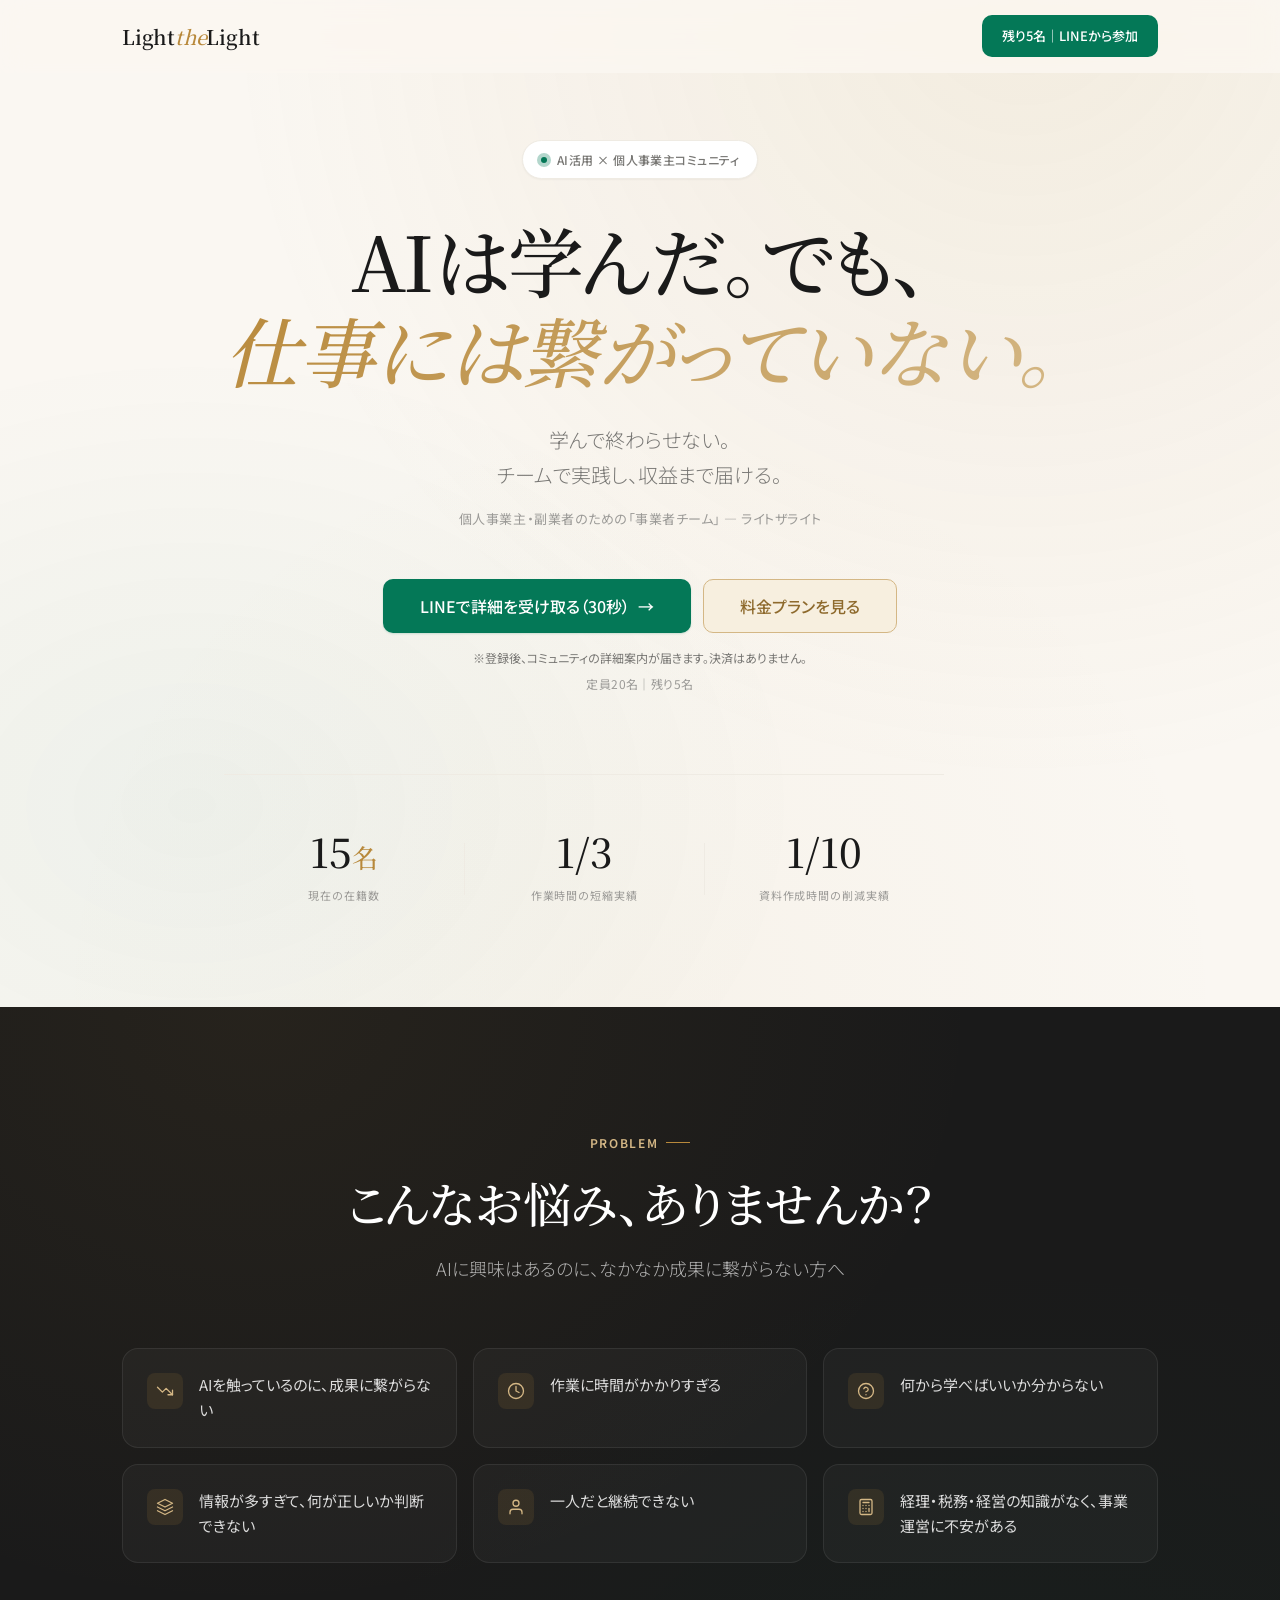
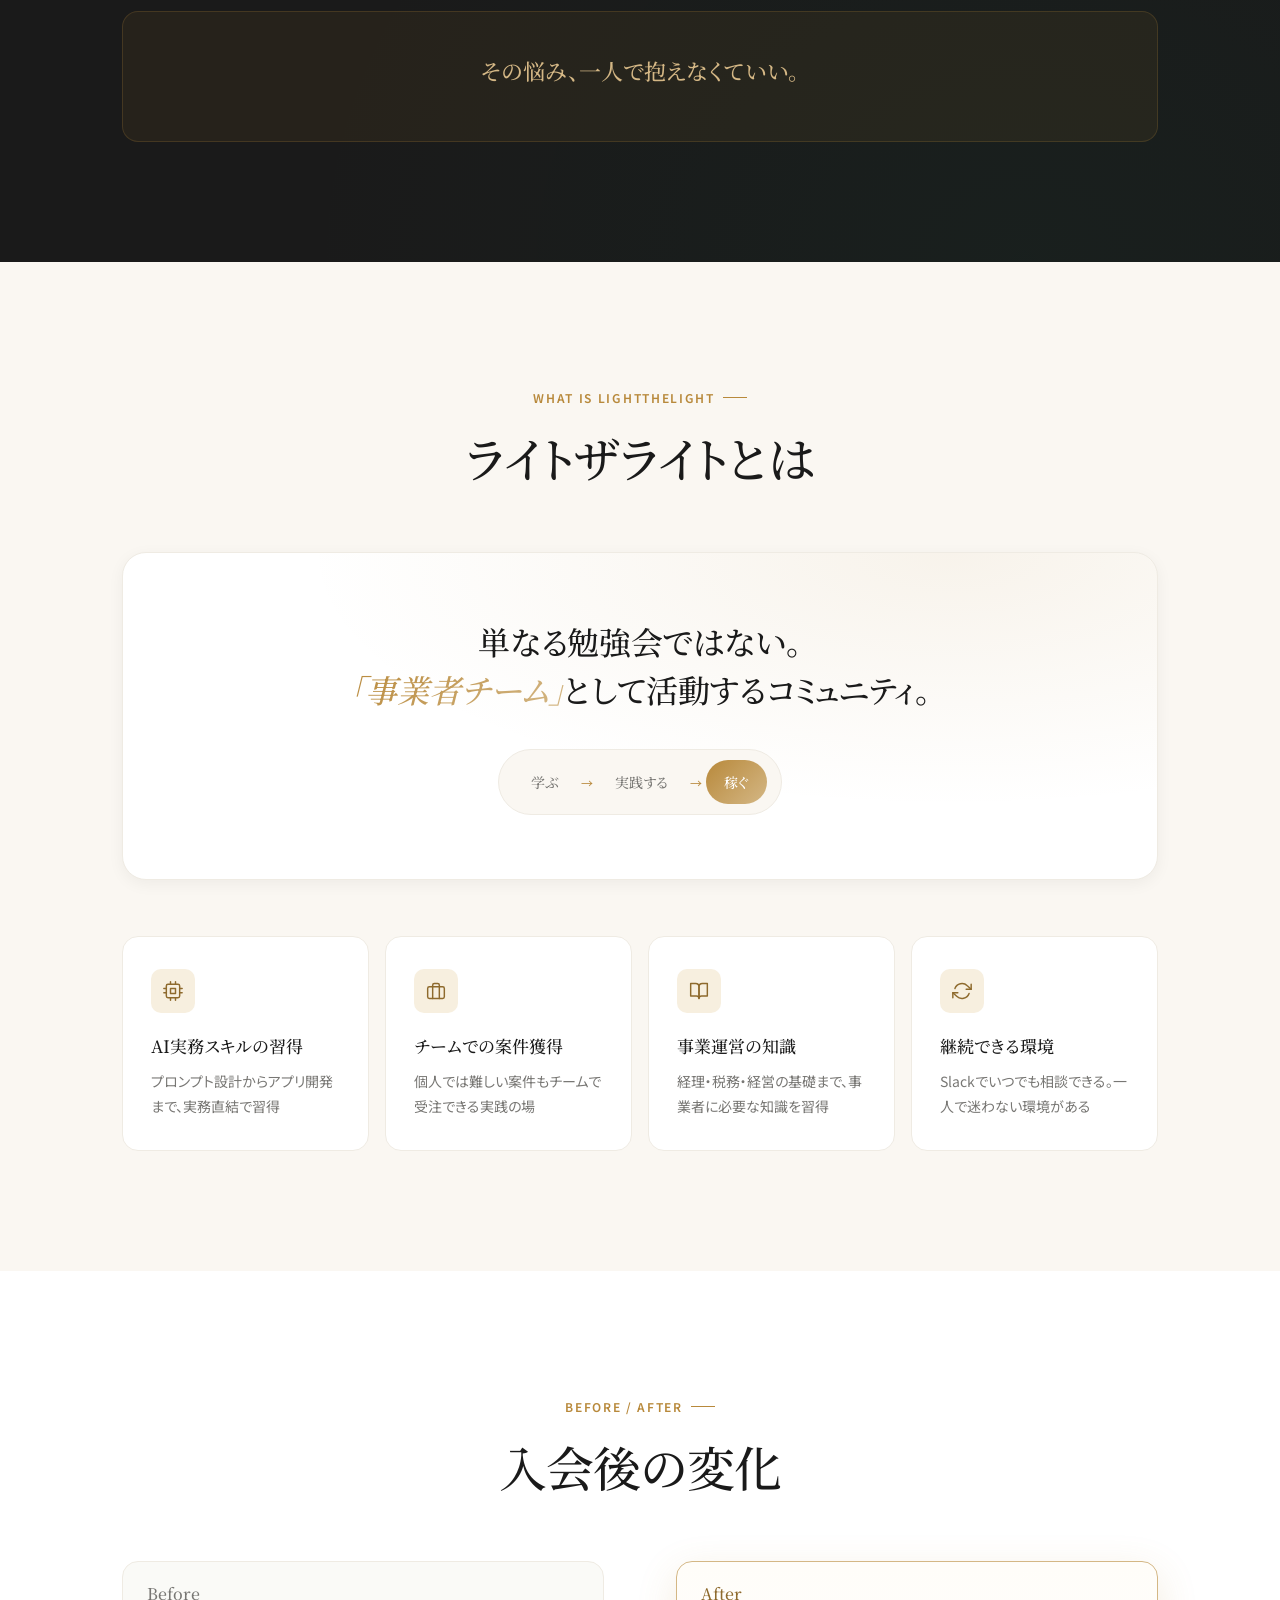
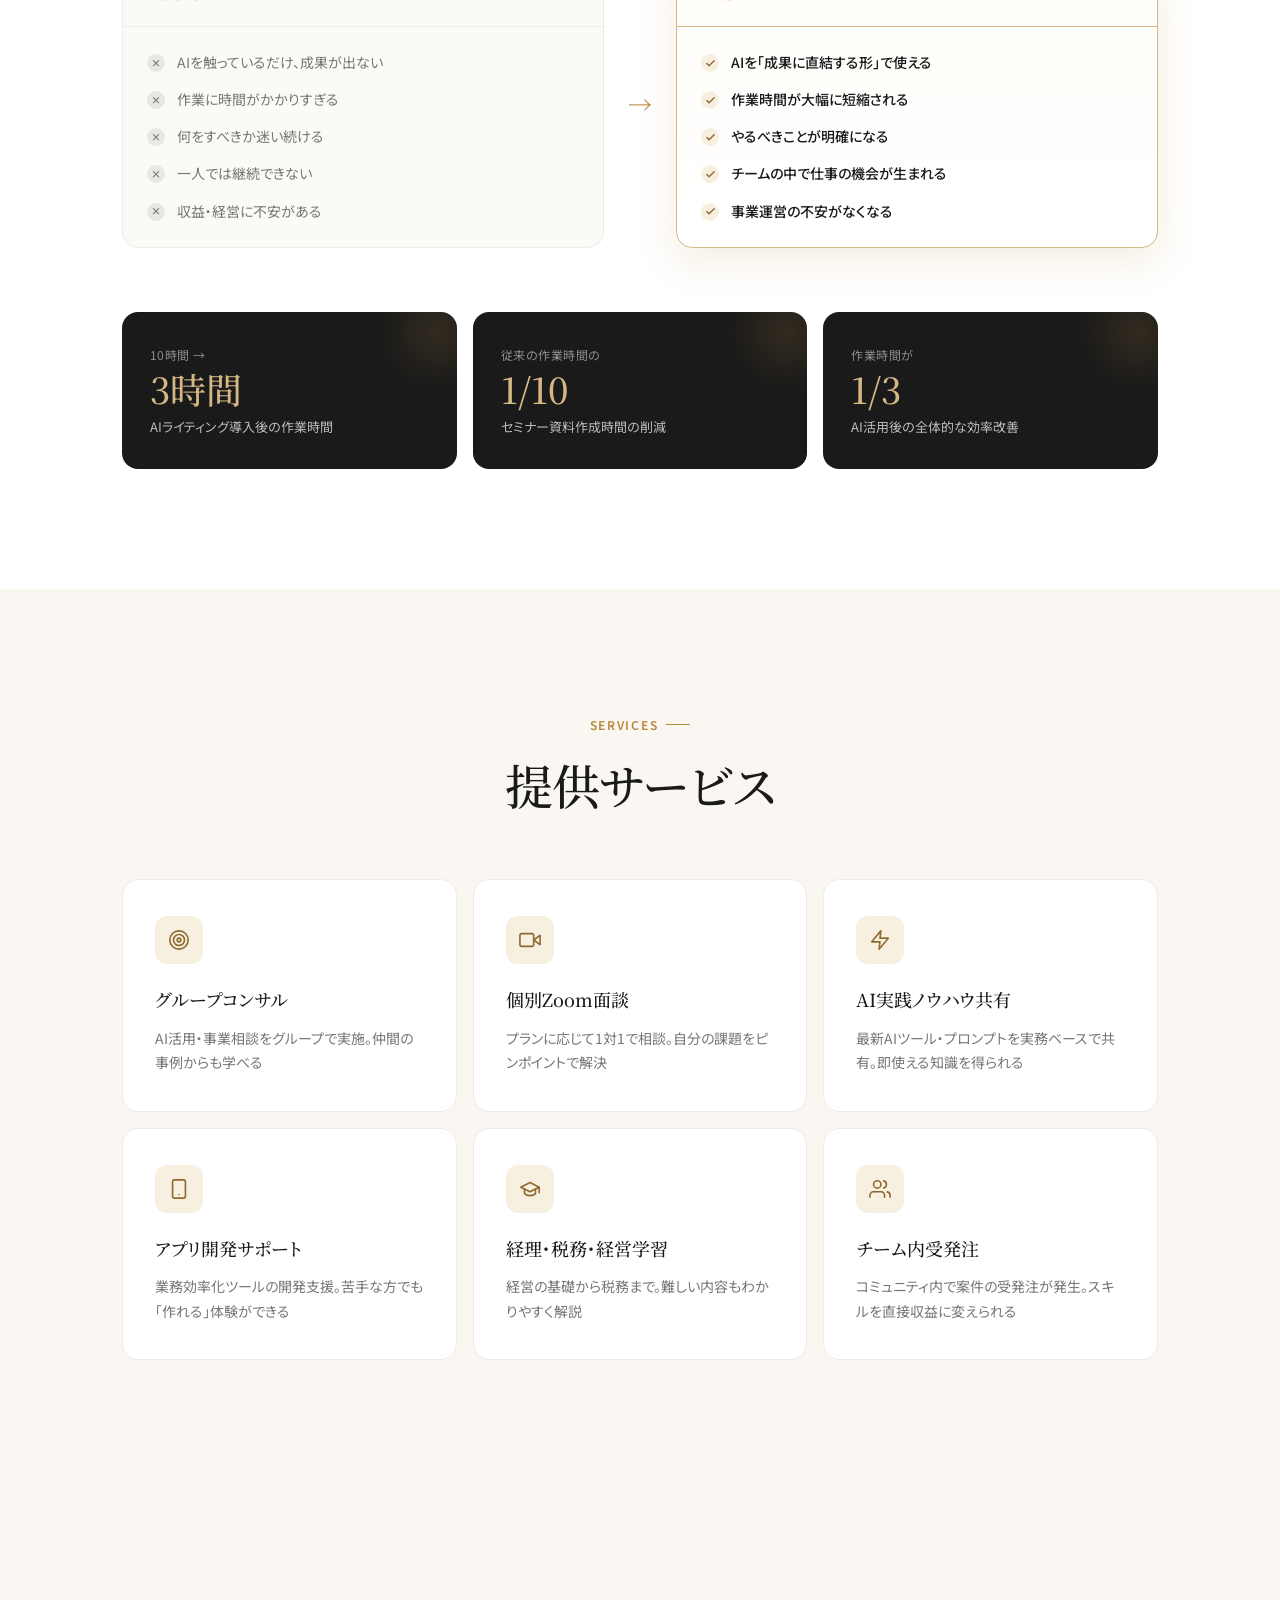
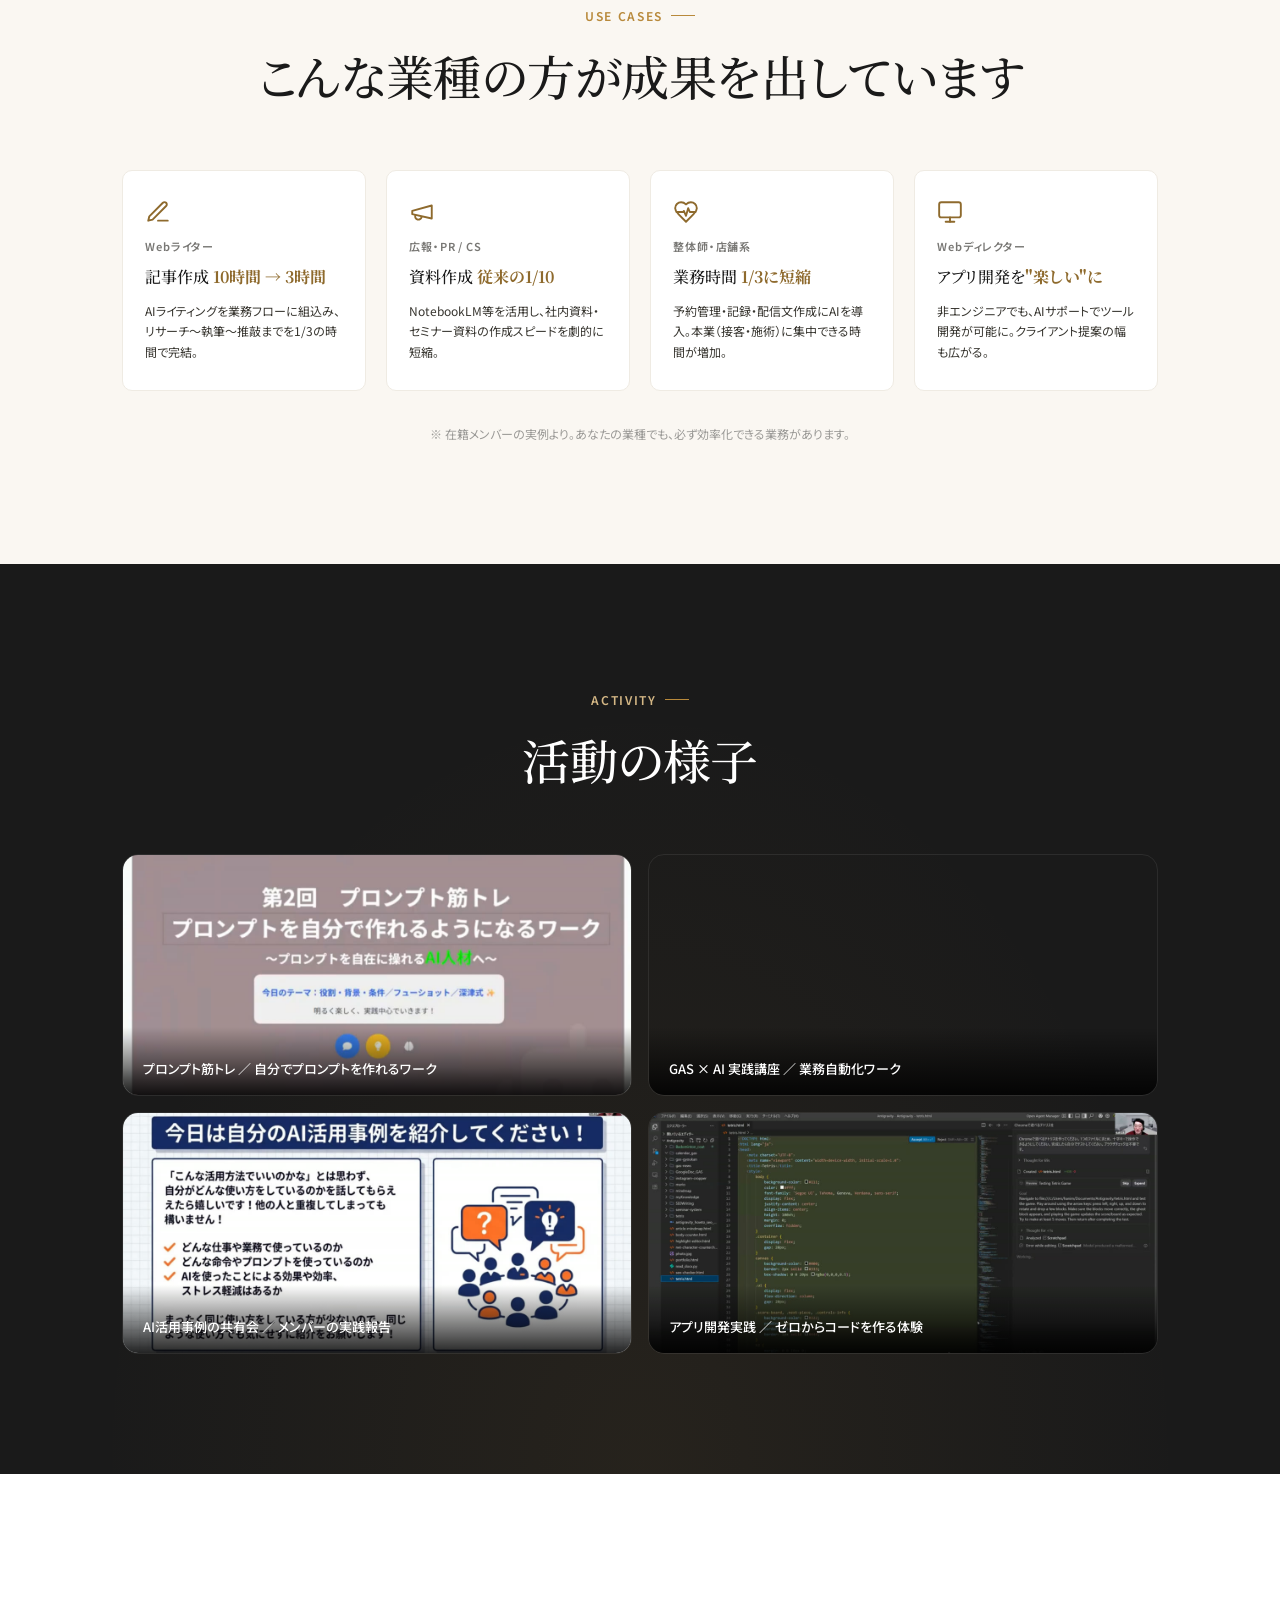
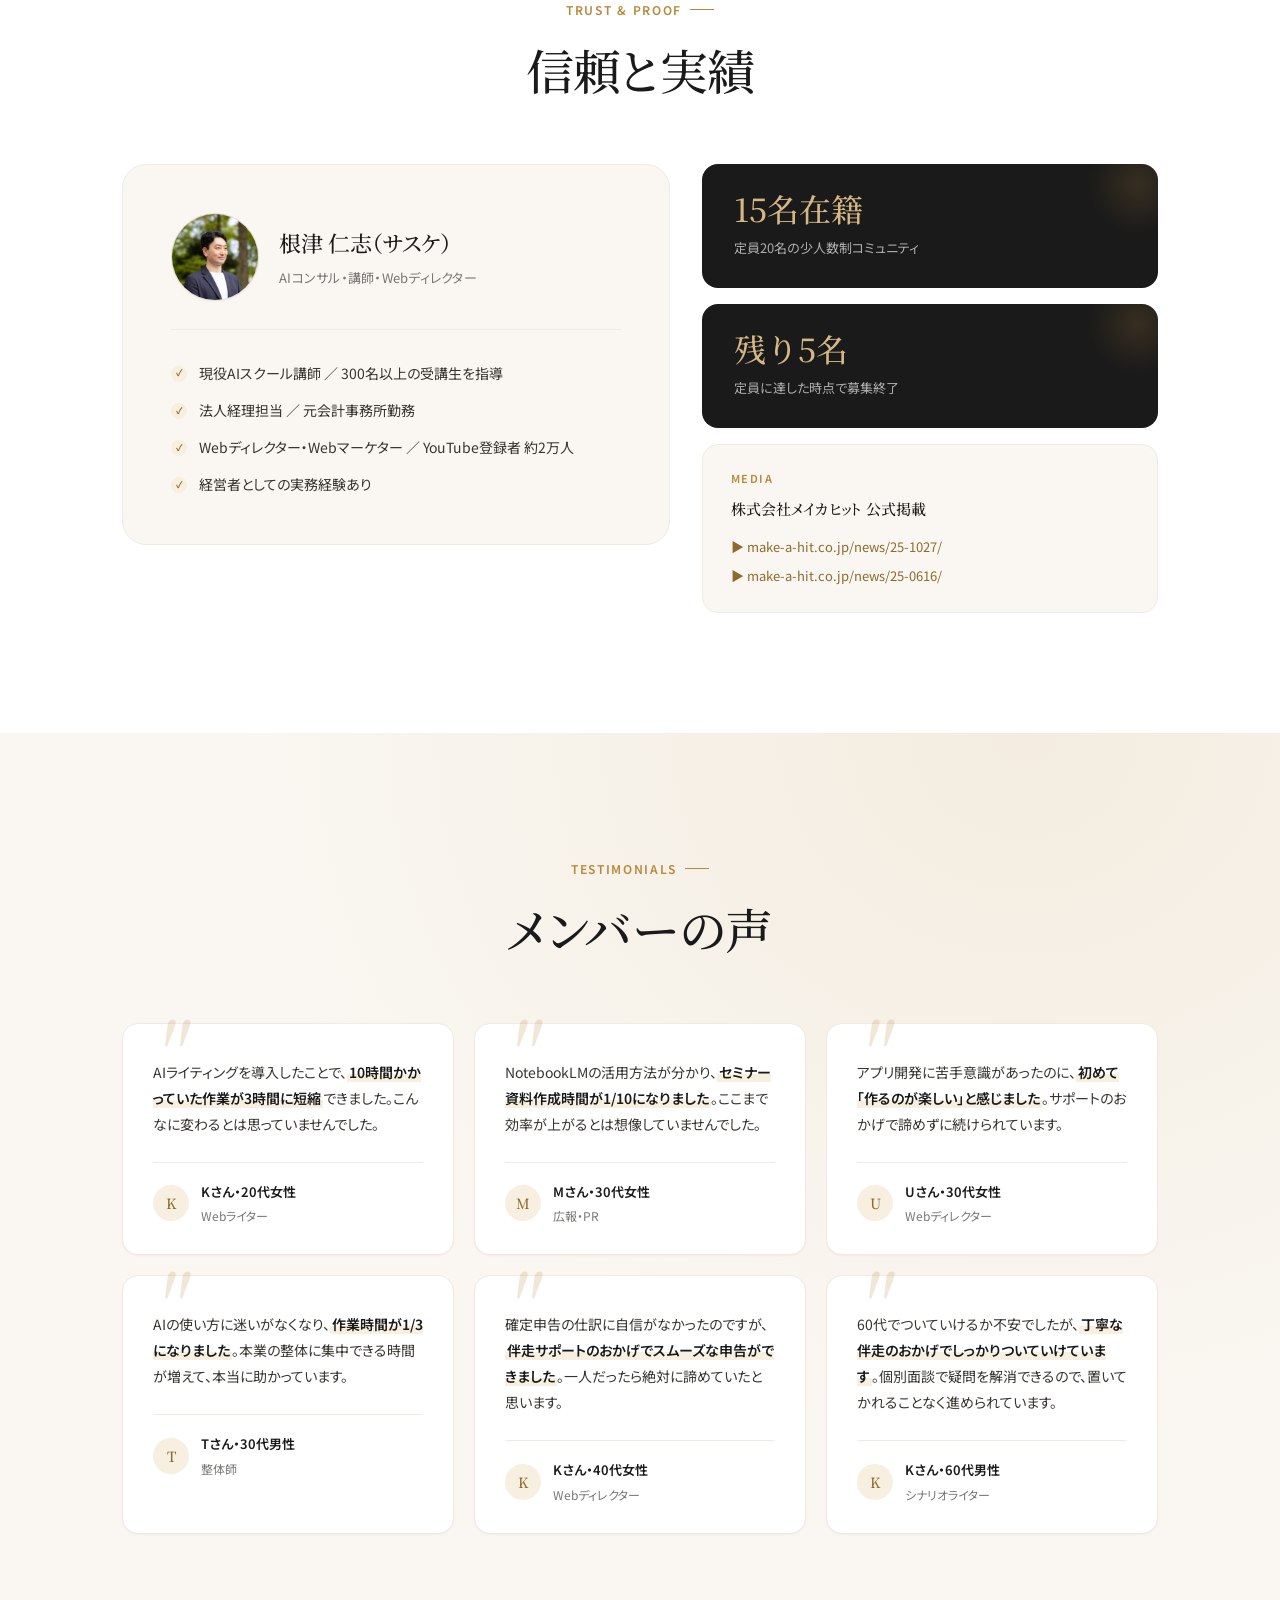
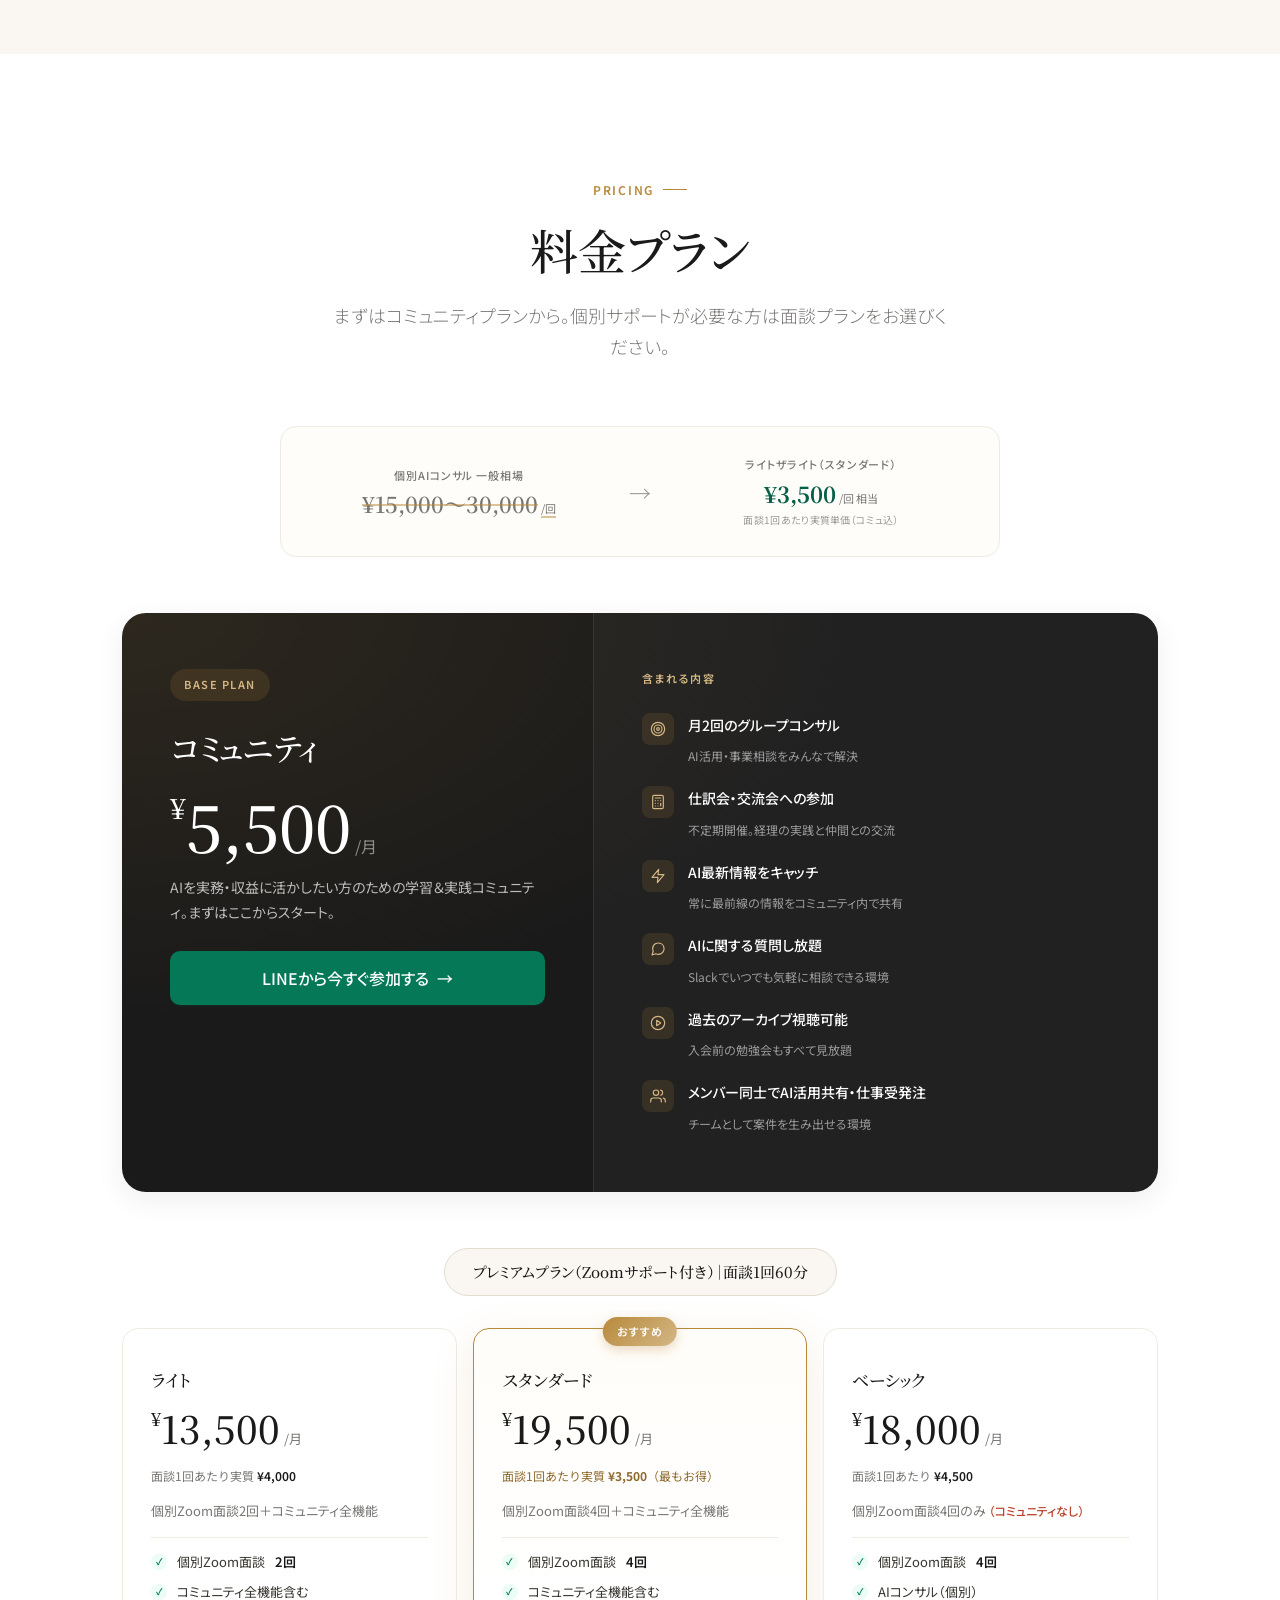
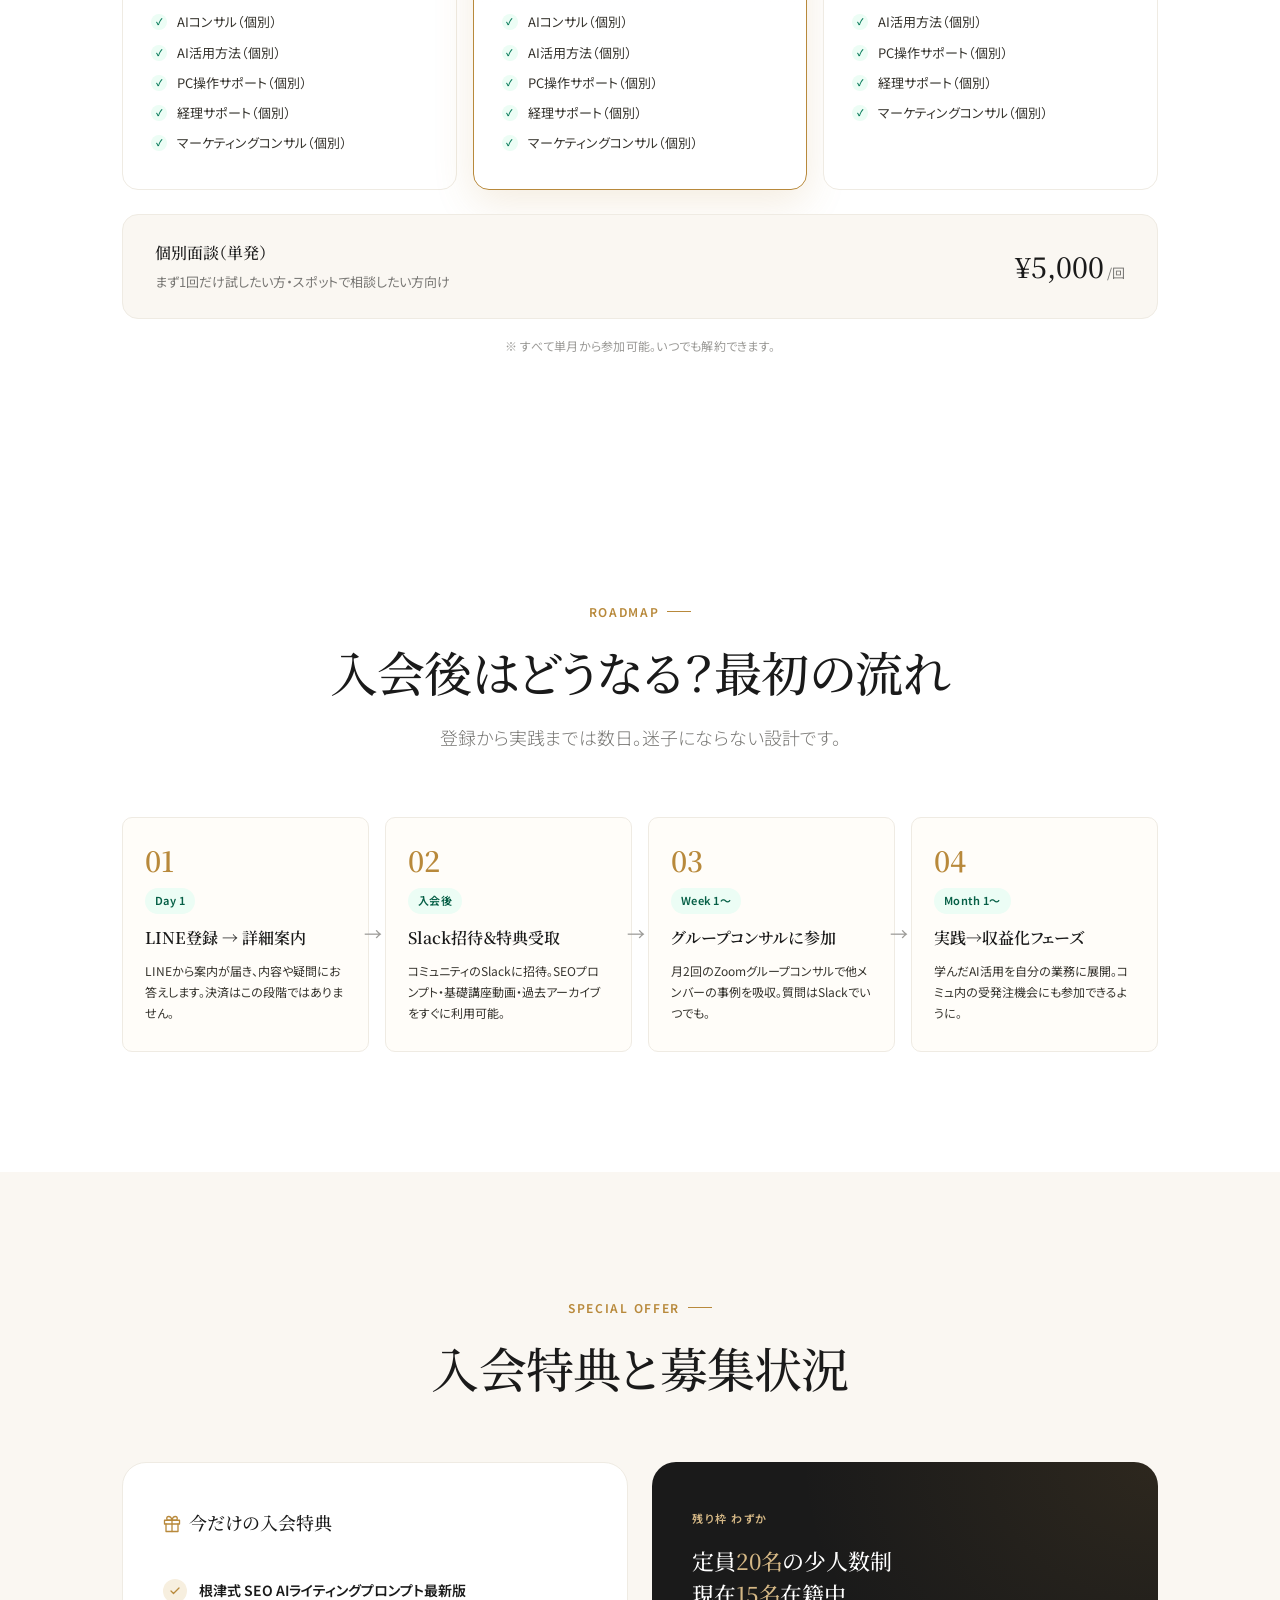
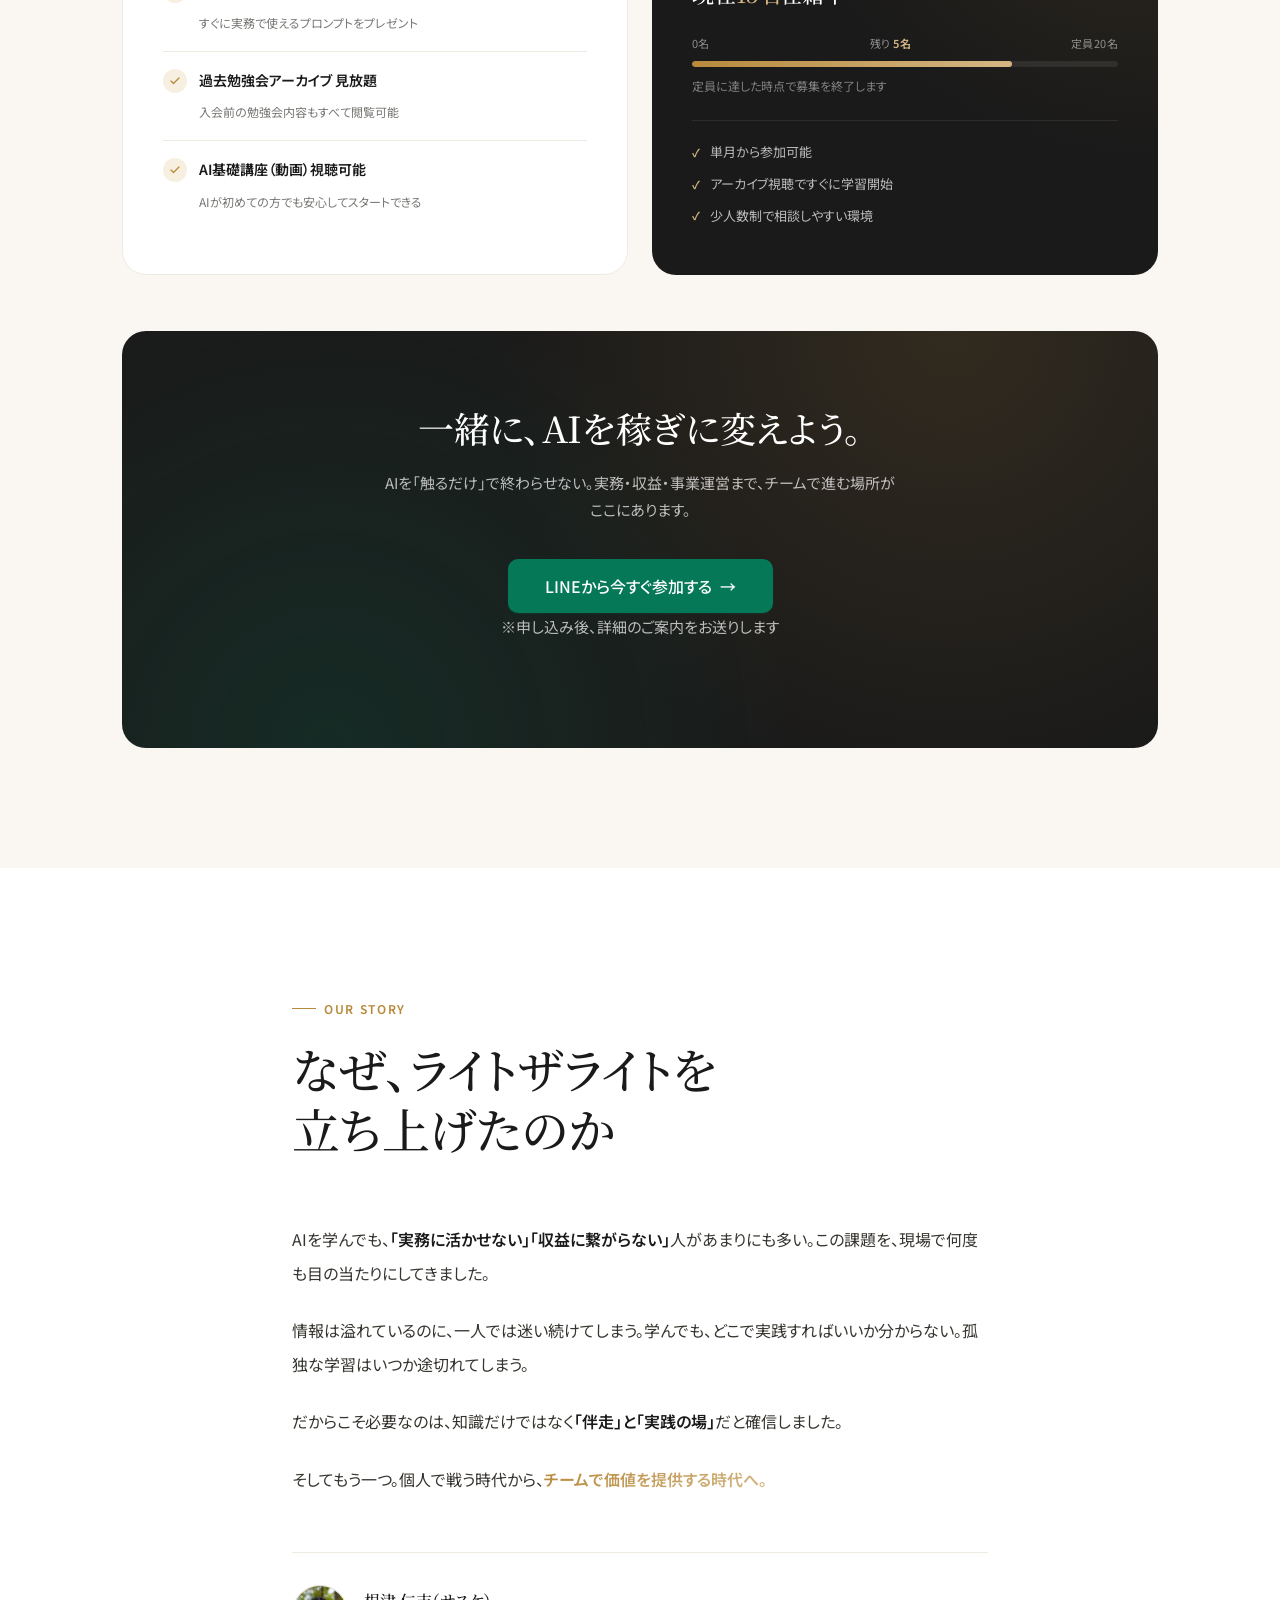
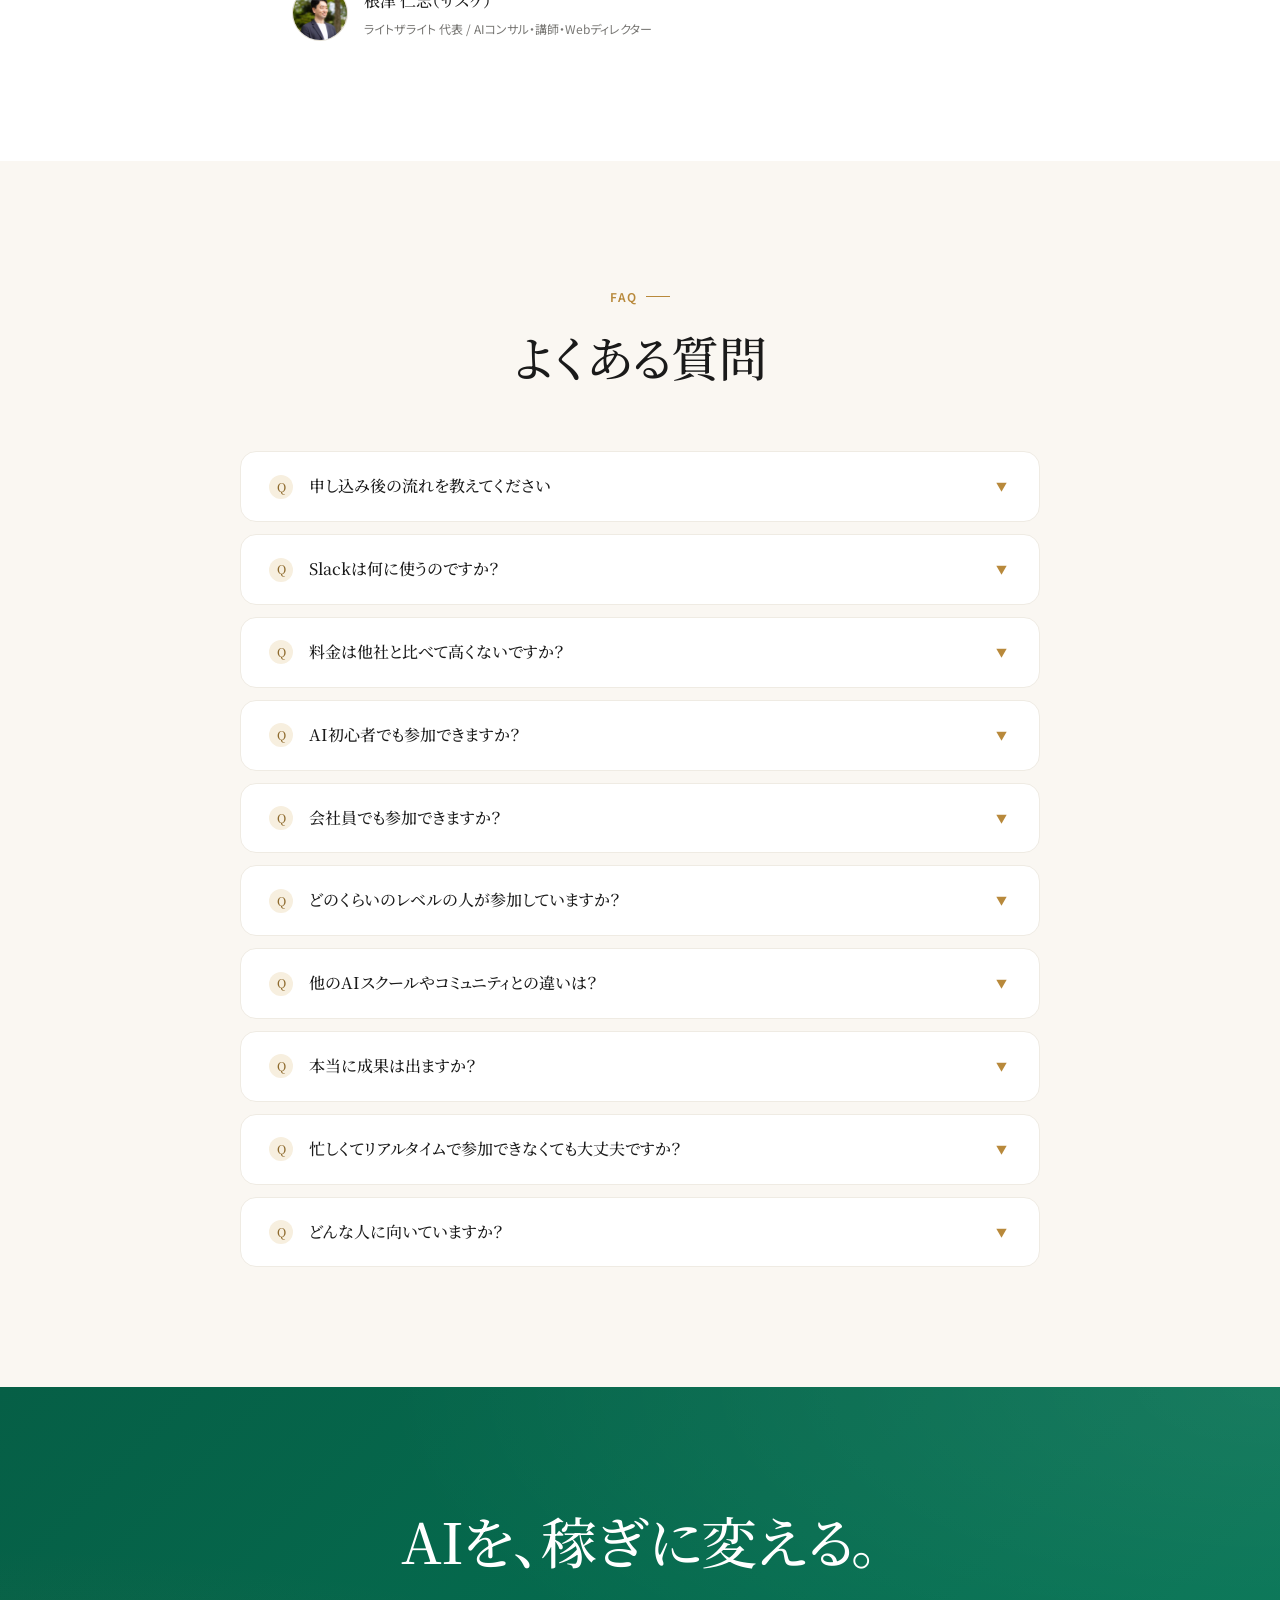
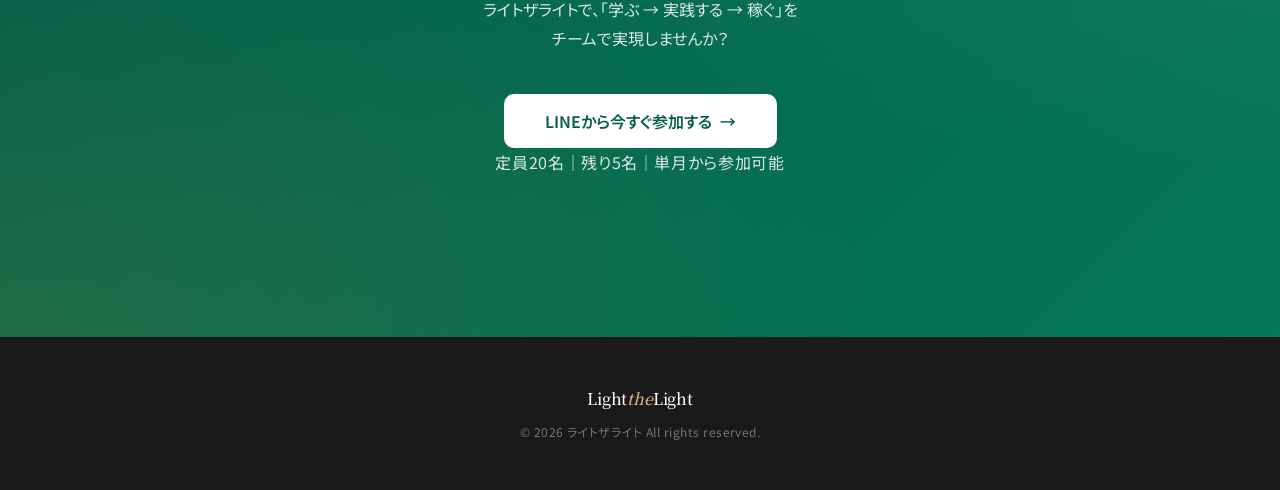
<file: index-pre-trim.html>
<!DOCTYPE html>
<html lang="ja">
<head>
    <meta charset="UTF-8">
    <meta name="viewport" content="width=device-width, initial-scale=1.0">
    <meta name="theme-color" content="#FAF7F2">
    <title>ライトザライト | AI活用×個人事業主コミュニティ</title>
    <meta name="description" content="AI活用を軸に「実務」「収益化」「事業運営」まで一気通貫でサポートする事業者チーム。学ぶ→実践する→稼ぐを、チームで完結。">
    <link rel="canonical" href="https://sasukewebjob-ai.github.io/light-the-light-lp/">
    <link rel="icon" href="data:image/svg+xml,%3Csvg xmlns='http://www.w3.org/2000/svg' viewBox='0 0 64 64'%3E%3Crect width='64' height='64' rx='14' fill='%231A1A1A'/%3E%3Ctext x='32' y='46' font-family='Georgia,serif' font-size='40' fill='%23D4B785' text-anchor='middle'%3EL%3C/text%3E%3C/svg%3E">

    <!-- OGP / Twitter Card -->
    <meta property="og:type" content="website">
    <meta property="og:url" content="https://sasukewebjob-ai.github.io/light-the-light-lp/">
    <meta property="og:title" content="ライトザライト | AI活用×個人事業主コミュニティ">
    <meta property="og:description" content="AIは学んだ。でも、仕事には繋がっていない――そんな方のための「事業者チーム」。学ぶ→実践→稼ぐをチームで完結。">
    <meta property="og:image" content="https://sasukewebjob-ai.github.io/light-the-light-lp/seminar1.jpg">
    <meta property="og:locale" content="ja_JP">
    <meta property="og:site_name" content="ライトザライト">
    <meta name="twitter:card" content="summary_large_image">
    <meta name="twitter:title" content="ライトザライト | AI活用×個人事業主コミュニティ">
    <meta name="twitter:description" content="AIは学んだ。でも、仕事には繋がっていない――そんな方のための「事業者チーム」。">
    <meta name="twitter:image" content="https://sasukewebjob-ai.github.io/light-the-light-lp/seminar1.jpg">

    <!-- Google Analytics 4 (TODO: GA4 測定IDを取得して GA_MEASUREMENT_ID を置き換え。GTMやMicrosoft Clarityも別途検討) -->
    <!--
    <script async src="https://www.googletagmanager.com/gtag/js?id=GA_MEASUREMENT_ID"></script>
    <script>
        window.dataLayer = window.dataLayer || [];
        function gtag(){dataLayer.push(arguments);}
        gtag('js', new Date());
        gtag('config', 'GA_MEASUREMENT_ID');
    </script>
    -->

    <link rel="preconnect" href="https://fonts.googleapis.com">
    <link rel="preconnect" href="https://fonts.gstatic.com" crossorigin>
    <link href="https://fonts.googleapis.com/css2?family=Noto+Sans+JP:wght@300;400;500;600;700&family=Noto+Serif+JP:wght@400;500;600;700&display=swap" rel="stylesheet">
    <style>
        *, *::before, *::after { box-sizing: border-box; margin: 0; padding: 0; }

        :root {
            /* ── Canvas / Surface (Notion warmth) ── */
            --bg-canvas:    #FAF7F2;
            --bg-surface:   #FFFFFF;
            --bg-elevated:  #FFFDF9;
            --bg-deep:      #1A1A1A;
            --bg-deep-soft: #2A2A28;

            /* ── Text (Notion charcoal) ── */
            --text-primary: #1A1A1A;
            --text-body:    #37352F;
            --text-muted:   #787774;
            --text-faint:   #9B9A97;
            --text-on-dark: #FFFFFF;

            /* ── Borders (hairline) ── */
            --border-subtle:  #EFEBE3;
            --border-default: #E2DDD1;
            --border-strong:  #C9C2B0;

            /* ── Accents (refined) ── */
            --gold:        #B8893B;
            --gold-soft:   #D4B785;
            --gold-deep:   #8E6A2D;
            --gold-bg:     #F7EFDF;
            --green:       #047857;
            --green-deep:  #065F46;
            --green-soft:  #10B981;
            --green-bg:    #ECFDF5;

            /* ── Gradients ── */
            --gold-grad:   linear-gradient(135deg, #B8893B 0%, #D4B785 100%);
            --mesh-gold:   radial-gradient(ellipse at 80% 0%, rgba(184,137,59,.10) 0%, transparent 55%);
            --mesh-green:  radial-gradient(ellipse at 20% 100%, rgba(4,120,87,.06) 0%, transparent 50%);

            /* ── Shadows (extra subtle) ── */
            --sh-hairline: 0 1px 2px rgba(26,26,26,.04);
            --sh-soft:     0 4px 16px rgba(26,26,26,.05);
            --sh-lift:     0 8px 28px rgba(26,26,26,.07);
            --sh-halo-gold:0 12px 40px rgba(184,137,59,.16);
            --sh-halo-green:0 12px 36px rgba(4,120,87,.18);

            /* ── Radius ── */
            --r-sm:  6px;
            --r-md:  10px;
            --r-lg:  16px;
            --r-xl:  24px;

            /* ── Fonts ── */
            --f-serif: 'Noto Serif JP', 'Hiragino Mincho ProN', 'YuMincho', serif;
            --f-sans:  'Noto Sans JP', 'Hiragino Sans', 'Yu Gothic', sans-serif;
        }

        html { scroll-behavior: smooth; }
        body {
            font-family: var(--f-sans);
            color: var(--text-body);
            background: var(--bg-canvas);
            line-height: 1.75;
            font-weight: 400;
            font-feature-settings: "palt" 1;
            -webkit-font-smoothing: antialiased;
            text-rendering: optimizeLegibility;
            overflow-x: hidden;
        }
        a { text-decoration: none; color: inherit; }
        img { display: block; max-width: 100%; }

        /* ════════════════════════════════════════
           LAYOUT
        ════════════════════════════════════════ */
        .container { max-width: 1100px; margin: 0 auto; padding: 0 32px; }
        .container-narrow { max-width: 760px; margin: 0 auto; padding: 0 32px; }
        .sec { padding: 120px 0; position: relative; }

        @media (max-width: 768px) {
            .container, .container-narrow { padding: 0 20px; }
            .sec { padding: 72px 0; }
        }

        /* ════════════════════════════════════════
           TYPOGRAPHY (Stripe weight-300 × Notion serif)
        ════════════════════════════════════════ */
        .eyebrow {
            display: inline-flex; align-items: center; gap: 8px;
            font-family: var(--f-sans);
            font-size: 12px; font-weight: 600;
            letter-spacing: .14em; text-transform: uppercase;
            color: var(--gold);
            margin-bottom: 20px;
        }
        .eyebrow::before {
            content: ''; width: 24px; height: 1px;
            background: var(--gold); display: inline-block;
        }
        .eyebrow.center { justify-content: center; }
        .eyebrow.center::before { display: none; }
        .eyebrow.center::after {
            content: ''; width: 24px; height: 1px;
            background: var(--gold);
        }

        .h-display {
            font-family: var(--f-serif);
            font-weight: 500;
            font-size: clamp(36px, 6.5vw, 72px);
            line-height: 1.18;
            letter-spacing: -.02em;
            color: var(--text-primary);
        }
        .h-1 {
            font-family: var(--f-serif);
            font-weight: 500;
            font-size: clamp(30px, 4.5vw, 48px);
            line-height: 1.25;
            letter-spacing: -.015em;
            color: var(--text-primary);
            margin-bottom: 20px;
        }
        .h-2 {
            font-family: var(--f-serif);
            font-weight: 500;
            font-size: clamp(22px, 2.6vw, 28px);
            line-height: 1.45;
            letter-spacing: -.005em;
            color: var(--text-primary);
        }
        .lead {
            font-family: var(--f-sans);
            font-weight: 300;
            font-size: clamp(16px, 1.4vw, 19px);
            line-height: 1.75;
            color: var(--text-muted);
            max-width: 620px;
        }
        .lead.center { margin-left: auto; margin-right: auto; }

        .sec-head { margin-bottom: 64px; }
        .sec-head.center { text-align: center; }
        @media (max-width: 768px) { .sec-head { margin-bottom: 48px; } }

        /* ════════════════════════════════════════
           BUTTONS (Stripe-style)
        ════════════════════════════════════════ */
        .btn {
            display: inline-flex; align-items: center; justify-content: center;
            gap: 8px;
            font-family: var(--f-sans);
            font-size: 15px; font-weight: 500;
            padding: 14px 28px;
            border-radius: var(--r-md);
            border: 1px solid transparent;
            cursor: pointer;
            transition: all .25s cubic-bezier(.4, 0, .2, 1);
            white-space: nowrap;
            line-height: 1;
        }
        .btn-primary {
            background: var(--green);
            color: #fff;
            box-shadow: 0 1px 2px rgba(4,120,87,.18);
        }
        .btn-primary:hover {
            background: var(--green-deep);
            transform: translateY(-1px);
            box-shadow: 0 8px 22px rgba(4,120,87,.24);
        }
        .btn-secondary {
            background: var(--gold-bg);
            color: var(--gold-deep);
            border-color: var(--gold-soft);
        }
        .btn-secondary:hover {
            background: var(--gold-soft);
            color: var(--bg-surface);
            border-color: var(--gold-soft);
            transform: translateY(-1px);
        }
        .btn-lg { padding: 18px 36px; font-size: 16px; }
        .btn-arrow { transition: transform .25s ease; }
        .btn:hover .btn-arrow { transform: translateX(3px); }

        /* ════════════════════════════════════════
           FADE ANIMATION (subtle)
        ════════════════════════════════════════ */
        .fade { opacity: 0; transform: translateY(12px); transition: opacity .8s ease, transform .8s ease; }
        .fade.on { opacity: 1; transform: translateY(0); }

        /* ===== SVG Icons ===== */
        .p-icon svg, .sol-point-icon svg, .srv-icon svg, .cpf-icon svg,
        .usecase-icon svg, .benefit-row .mark svg { display: block; }
        .p-icon, .cpf-icon { color: var(--gold-soft); }
        .sol-point-icon, .srv-icon, .usecase-icon { color: var(--gold-deep); }
        .usecase-icon { display: inline-flex; }
        .offer-benefits h3 svg { vertical-align: -3px; margin-right: 8px; color: var(--gold); }

        /* ════════════════════════════════════════
           NAV
        ════════════════════════════════════════ */
        .nav {
            position: fixed; top: 0; left: 0; right: 0; z-index: 999;
            background: rgba(250, 247, 242, .82);
            backdrop-filter: saturate(180%) blur(14px);
            -webkit-backdrop-filter: saturate(180%) blur(14px);
            border-bottom: 1px solid transparent;
            transition: border-color .3s ease, background .3s ease;
        }
        .nav.scrolled {
            border-bottom-color: var(--border-subtle);
            background: rgba(250, 247, 242, .94);
        }
        .nav-inner {
            display: flex; align-items: center; justify-content: space-between;
            height: 72px;
            max-width: 1100px; margin: 0 auto; padding: 0 32px;
        }
        .nav-logo {
            font-family: var(--f-serif);
            font-size: 20px; font-weight: 600;
            color: var(--text-primary);
            letter-spacing: -.01em;
        }
        .nav-logo span { color: var(--gold); font-style: italic; font-weight: 500; }
        .nav-cta {
            background: var(--green);
            color: #fff;
            font-size: 13px; font-weight: 500;
            padding: 10px 20px;
            border-radius: var(--r-md);
            transition: all .25s ease;
        }
        .nav-cta:hover { background: var(--green-deep); transform: translateY(-1px); }
        @media (max-width: 768px) {
            .nav-inner { padding: 0 20px; height: 64px; }
            .nav-cta { font-size: 12px; padding: 8px 16px; }
        }

        /* ════════════════════════════════════════
           HERO (hybrid showcase)
        ════════════════════════════════════════ */
        .hero {
            min-height: 100vh;
            display: flex; flex-direction: column;
            align-items: center; justify-content: center;
            text-align: center;
            padding: 140px 32px 100px;
            position: relative;
            background: var(--mesh-gold), var(--bg-canvas);
        }
        .hero::before {
            content: '';
            position: absolute; inset: 0;
            background:
                radial-gradient(ellipse at 15% 80%, rgba(4,120,87,.05) 0%, transparent 40%),
                radial-gradient(circle at 50% 100%, rgba(184,137,59,.04) 0%, transparent 50%);
            pointer-events: none;
        }
        .hero-inner { position: relative; max-width: 880px; }
        .hero-pill {
            display: inline-flex; align-items: center; gap: 10px;
            background: var(--bg-surface);
            border: 1px solid var(--border-subtle);
            padding: 8px 18px;
            border-radius: 100px;
            font-size: 12px; font-weight: 500;
            color: var(--text-muted);
            letter-spacing: .04em;
            margin-bottom: 36px;
            box-shadow: var(--sh-hairline);
        }
        .hero-pill-dot {
            width: 6px; height: 6px;
            background: var(--green);
            border-radius: 50%;
            position: relative;
        }
        .hero-pill-dot::before {
            content: ''; position: absolute; inset: -4px;
            background: var(--green); border-radius: 50%;
            opacity: .3;
            animation: ping 2s cubic-bezier(0, 0, .2, 1) infinite;
        }
        @keyframes ping {
            75%, 100% { transform: scale(2.4); opacity: 0; }
        }
        .hero-title {
            font-family: var(--f-serif);
            font-weight: 500;
            font-size: clamp(36px, 7vw, 76px);
            line-height: 1.18;
            letter-spacing: -.02em;
            color: var(--text-primary);
            margin-bottom: 28px;
        }
        .hero-title .accent {
            background: var(--gold-grad);
            -webkit-background-clip: text;
            background-clip: text;
            color: transparent;
            font-style: italic;
        }
        .hero-sub {
            font-family: var(--f-sans);
            font-weight: 300;
            font-size: clamp(16px, 1.6vw, 20px);
            line-height: 1.75;
            color: var(--text-muted);
            max-width: 580px;
            margin: 0 auto 16px;
        }
        .hero-concept {
            font-size: 13px;
            color: var(--text-faint);
            letter-spacing: .04em;
            margin-bottom: 48px;
        }
        .hero-ctas {
            display: flex; gap: 12px; justify-content: center; flex-wrap: wrap;
            margin-bottom: 16px;
        }
        .hero-cta-microcopy {
            font-size: 12px;
            color: var(--text-muted);
            margin-top: 12px;
            line-height: 1.5;
        }
        .hero-cta-note {
            font-size: 12px; color: var(--text-faint);
            letter-spacing: .04em;
            margin-top: 6px;
        }
        .hero-stats {
            display: grid;
            grid-template-columns: repeat(3, 1fr);
            gap: 0;
            margin-top: 80px; padding-top: 56px;
            border-top: 1px solid var(--border-subtle);
            max-width: 720px;
        }
        .hero-stat { text-align: center; padding: 0 16px; position: relative; }
        .hero-stat + .hero-stat::before {
            content: ''; position: absolute;
            left: 0; top: 12px; bottom: 12px;
            width: 1px; background: var(--border-subtle);
        }
        .hero-stat-num {
            display: block;
            font-family: var(--f-serif);
            font-weight: 500;
            font-size: clamp(28px, 3.4vw, 40px);
            line-height: 1;
            color: var(--text-primary);
            margin-bottom: 8px;
            font-feature-settings: "tnum" 1;
        }
        .hero-stat-num .unit { color: var(--gold); font-size: .65em; }
        .hero-stat-lbl {
            font-size: 11px;
            color: var(--text-faint);
            letter-spacing: .08em;
            text-transform: uppercase;
        }
        @media (max-width: 640px) {
            .hero { padding: 120px 20px 80px; }
            .hero-stats { padding-top: 32px; margin-top: 48px; }
            .hero-stat { padding: 0 8px; }
            .hero-stat-lbl { font-size: 10px; letter-spacing: .04em; }
        }

        /* ════════════════════════════════════════
           PROBLEM (dark canvas, refined)
        ════════════════════════════════════════ */
        .problem {
            background: var(--bg-deep);
            color: var(--text-on-dark);
            position: relative;
            overflow: hidden;
        }
        .problem::before {
            content: '';
            position: absolute; inset: 0;
            background:
                radial-gradient(ellipse at 20% 0%, rgba(184,137,59,.08) 0%, transparent 50%),
                radial-gradient(ellipse at 80% 100%, rgba(4,120,87,.06) 0%, transparent 50%);
            pointer-events: none;
        }
        .problem .container { position: relative; }
        .problem .eyebrow { color: var(--gold-soft); }
        .problem .h-1 { color: #fff; }
        .problem .lead { color: rgba(255,255,255,.65); }
        .problem-grid {
            display: grid;
            grid-template-columns: repeat(auto-fit, minmax(300px, 1fr));
            gap: 16px;
            margin-bottom: 48px;
        }
        .p-item {
            display: flex; align-items: flex-start; gap: 16px;
            background: rgba(255,255,255,.03);
            border: 1px solid rgba(255,255,255,.08);
            border-radius: var(--r-lg);
            padding: 24px 24px;
            transition: all .3s ease;
        }
        .p-item:hover {
            background: rgba(255,255,255,.05);
            border-color: rgba(184,137,59,.3);
            transform: translateY(-2px);
        }
        .p-icon {
            width: 36px; height: 36px; min-width: 36px;
            background: rgba(184,137,59,.12);
            border-radius: 8px;
            display: flex; align-items: center; justify-content: center;
            font-size: 18px;
        }
        .p-text {
            font-size: 15px;
            color: rgba(255,255,255,.84);
            line-height: 1.65;
        }
        .problem-bridge {
            text-align: center;
            padding: 40px 32px;
            background: rgba(184,137,59,.08);
            border: 1px solid rgba(184,137,59,.2);
            border-radius: var(--r-lg);
        }
        .problem-bridge p {
            font-family: var(--f-serif);
            font-size: 22px; font-weight: 500;
            color: var(--gold-soft);
            margin-bottom: 10px;
        }
        .problem-bridge small {
            font-size: 14px;
            color: rgba(255,255,255,.6);
            line-height: 1.8;
        }

        /* ════════════════════════════════════════
           SOLUTION
        ════════════════════════════════════════ */
        .solution { background: var(--bg-canvas); }
        .sol-concept {
            background: var(--bg-surface);
            border: 1px solid var(--border-subtle);
            border-radius: var(--r-xl);
            padding: 64px 48px;
            box-shadow: var(--sh-soft);
            text-align: center;
            margin-bottom: 56px;
            position: relative;
            overflow: hidden;
        }
        .sol-concept::before {
            content: '';
            position: absolute; inset: 0;
            background: var(--mesh-gold);
            pointer-events: none;
        }
        .sol-concept-inner { position: relative; }
        .sol-concept h3 {
            font-family: var(--f-serif);
            font-weight: 500;
            font-size: clamp(22px, 3vw, 32px);
            line-height: 1.5;
            color: var(--text-primary);
            margin-bottom: 36px;
            letter-spacing: -.01em;
        }
        .sol-concept h3 em {
            font-style: italic;
            background: var(--gold-grad);
            -webkit-background-clip: text;
            background-clip: text;
            color: transparent;
        }
        .sol-flow {
            display: inline-flex; align-items: center;
            gap: 0; flex-wrap: nowrap;
            background: var(--bg-canvas);
            border: 1px solid var(--border-subtle);
            border-radius: 100px;
            padding: 10px 14px;
        }
        .flow-step {
            font-family: var(--f-serif);
            font-weight: 500;
            font-size: 14px;
            padding: 10px 18px;
            border-radius: 100px;
            white-space: nowrap;
        }
        .flow-step.outline { color: var(--text-muted); }
        .flow-step.active {
            background: var(--gold-grad);
            color: #fff;
        }
        .flow-arr { color: var(--gold); margin: 0 4px; font-size: 12px; }

        .sol-points {
            display: grid;
            grid-template-columns: repeat(auto-fit, minmax(240px, 1fr));
            gap: 16px;
        }
        .sol-point {
            background: var(--bg-surface);
            border: 1px solid var(--border-subtle);
            border-radius: var(--r-lg);
            padding: 32px 28px;
            transition: all .3s ease;
        }
        .sol-point:hover {
            transform: translateY(-3px);
            border-color: var(--gold-soft);
            box-shadow: var(--sh-soft);
        }
        .sol-point-icon {
            display: inline-flex;
            width: 44px; height: 44px;
            background: var(--gold-bg);
            border-radius: 10px;
            align-items: center; justify-content: center;
            font-size: 22px;
            margin-bottom: 18px;
        }
        .sol-point h4 {
            font-family: var(--f-serif);
            font-weight: 500;
            font-size: 17px;
            color: var(--text-primary);
            margin-bottom: 8px;
        }
        .sol-point p {
            font-size: 14px;
            color: var(--text-muted);
            line-height: 1.75;
        }

        @media (max-width: 600px) {
            .sol-concept { padding: 40px 24px; }
            .sol-flow { padding: 8px; gap: 0; }
            .flow-step { font-size: 13px; padding: 8px 12px; }
        }

        /* ════════════════════════════════════════
           BEFORE / AFTER
        ════════════════════════════════════════ */
        .benefits { background: var(--bg-surface); }
        .ba-wrap {
            display: grid;
            grid-template-columns: 1fr auto 1fr;
            gap: 24px;
            align-items: stretch;
            margin-bottom: 64px;
        }
        .ba-col {
            border-radius: var(--r-lg);
            border: 1px solid var(--border-subtle);
            overflow: hidden;
            display: flex; flex-direction: column;
        }
        .ba-col.before { background: #FAFAF7; }
        .ba-col.after {
            background: linear-gradient(180deg, var(--bg-elevated) 0%, var(--bg-surface) 100%);
            border-color: var(--gold-soft);
            box-shadow: var(--sh-halo-gold);
        }
        .ba-head {
            padding: 18px 24px;
            font-family: var(--f-serif);
            font-weight: 500;
            font-size: 16px;
            border-bottom: 1px solid var(--border-subtle);
            display: flex; align-items: center; gap: 10px;
        }
        .ba-col.before .ba-head { color: var(--text-muted); }
        .ba-col.after .ba-head { color: var(--gold-deep); border-bottom-color: var(--gold-soft); }
        .ba-body {
            padding: 24px;
            display: flex; flex-direction: column; gap: 14px;
            flex: 1;
        }
        .ba-item {
            display: flex; align-items: flex-start; gap: 12px;
            font-size: 14px;
            line-height: 1.65;
        }
        .ba-mark {
            width: 18px; height: 18px; min-width: 18px;
            border-radius: 50%;
            display: inline-flex; align-items: center; justify-content: center;
            font-size: 10px; font-weight: 700;
            margin-top: 3px;
        }
        .ba-col.before .ba-mark { background: rgba(120,119,116,.15); color: var(--text-muted); }
        .ba-col.after .ba-mark { background: var(--gold-bg); color: var(--gold-deep); }
        .ba-col.before .ba-item { color: var(--text-muted); }
        .ba-col.after .ba-item { color: var(--text-primary); font-weight: 500; }
        .ba-arr {
            display: flex; align-items: center; justify-content: center;
            font-size: 24px;
            color: var(--gold);
            font-family: var(--f-serif);
        }

        .num-grid {
            display: grid;
            grid-template-columns: repeat(auto-fit, minmax(220px, 1fr));
            gap: 16px;
        }
        .num-card {
            background: var(--bg-deep);
            border-radius: var(--r-lg);
            padding: 32px 28px;
            color: #fff;
            position: relative;
            overflow: hidden;
        }
        .num-card::before {
            content: '';
            position: absolute; top: -40px; right: -40px;
            width: 120px; height: 120px;
            background: radial-gradient(circle, rgba(184,137,59,.15), transparent 70%);
        }
        .num-from {
            font-size: 12px;
            color: rgba(255,255,255,.5);
            letter-spacing: .04em;
            margin-bottom: 6px;
            position: relative;
        }
        .num-val {
            display: block;
            font-family: var(--f-serif);
            font-weight: 500;
            font-size: 36px;
            line-height: 1;
            color: var(--gold-soft);
            margin-bottom: 10px;
            position: relative;
            font-feature-settings: "tnum" 1;
        }
        .num-lbl {
            font-size: 13px;
            color: rgba(255,255,255,.7);
            line-height: 1.6;
            position: relative;
        }

        @media (max-width: 768px) {
            .ba-wrap { grid-template-columns: 1fr; }
            .ba-arr { transform: rotate(90deg); padding: 8px 0; }
        }

        /* ════════════════════════════════════════
           SERVICES
        ════════════════════════════════════════ */
        .services { background: var(--bg-canvas); }
        .srv-grid {
            display: grid;
            grid-template-columns: repeat(auto-fit, minmax(300px, 1fr));
            gap: 16px;
        }
        .srv-card {
            background: var(--bg-surface);
            border: 1px solid var(--border-subtle);
            border-radius: var(--r-lg);
            padding: 36px 32px;
            transition: all .3s ease;
        }
        .srv-card:hover {
            transform: translateY(-3px);
            border-color: var(--gold-soft);
            box-shadow: var(--sh-soft);
        }
        .srv-icon {
            width: 48px; height: 48px;
            background: var(--gold-bg);
            border-radius: 12px;
            display: flex; align-items: center; justify-content: center;
            font-size: 22px;
            margin-bottom: 20px;
        }
        .srv-card h3 {
            font-family: var(--f-serif);
            font-weight: 500;
            font-size: 18px;
            color: var(--text-primary);
            margin-bottom: 10px;
        }
        .srv-card p {
            font-size: 14px;
            color: var(--text-muted);
            line-height: 1.75;
        }

        /* ════════════════════════════════════════
           ACTIVITY
        ════════════════════════════════════════ */
        .activity {
            background: var(--bg-deep);
            color: var(--text-on-dark);
            position: relative;
            overflow: hidden;
        }
        .activity::before {
            content: '';
            position: absolute; inset: 0;
            background: radial-gradient(ellipse at 50% 100%, rgba(184,137,59,.08), transparent 60%);
            pointer-events: none;
        }
        .activity .container { position: relative; }
        .activity .eyebrow { color: var(--gold-soft); }
        .activity .h-1 { color: #fff; }
        .activity .lead { color: rgba(255,255,255,.65); }

        .act-grid {
            display: grid;
            grid-template-columns: repeat(2, 1fr);
            gap: 16px;
        }
        .act-item {
            border-radius: var(--r-lg);
            overflow: hidden;
            position: relative;
            border: 1px solid rgba(255,255,255,.08);
        }
        .act-item img {
            width: 100%; height: 240px;
            object-fit: cover;
            transition: transform .6s ease;
        }
        .act-item:hover img { transform: scale(1.04); }
        .act-caption {
            position: absolute;
            bottom: 0; left: 0; right: 0;
            background: linear-gradient(180deg, transparent, rgba(0,0,0,.85));
            color: #fff;
            font-size: 13px;
            font-weight: 500;
            padding: 32px 20px 16px;
            line-height: 1.5;
        }
        @media (max-width: 600px) { .act-grid { grid-template-columns: 1fr; } }

        /* ════════════════════════════════════════
           USE CASES
        ════════════════════════════════════════ */
        .usecases { background: var(--bg-canvas); }
        .usecase-grid {
            display: grid;
            grid-template-columns: repeat(4, 1fr);
            gap: 20px;
            margin-top: 8px;
        }
        .usecase-card {
            background: var(--bg-surface);
            border: 1px solid var(--border-subtle);
            border-radius: var(--r-md);
            padding: 28px 22px;
            transition: all .25s ease;
        }
        .usecase-card:hover {
            border-color: var(--border-default);
            box-shadow: var(--sh-soft);
            transform: translateY(-2px);
        }
        .usecase-icon { font-size: 28px; margin-bottom: 12px; }
        .usecase-role {
            font-size: 11px;
            color: var(--text-muted);
            letter-spacing: .08em;
            font-weight: 600;
            margin-bottom: 8px;
        }
        .usecase-result {
            font-family: var(--f-serif);
            font-size: 16px;
            color: var(--text-primary);
            line-height: 1.5;
            margin-bottom: 12px;
            font-weight: 500;
        }
        .usecase-result strong {
            color: var(--gold-deep);
            font-weight: 700;
        }
        .usecase-desc {
            font-size: 12px;
            color: var(--text-body);
            line-height: 1.7;
        }
        .usecase-note {
            text-align: center;
            font-size: 12px;
            color: var(--text-faint);
            margin-top: 32px;
        }
        @media (max-width: 900px) {
            .usecase-grid { grid-template-columns: repeat(2, 1fr); }
        }
        @media (max-width: 480px) {
            .usecase-grid { grid-template-columns: 1fr; gap: 14px; }
        }

        /* ════════════════════════════════════════
           PROOF
        ════════════════════════════════════════ */
        .proof { background: var(--bg-surface); }
        .proof-grid {
            display: grid;
            grid-template-columns: 1.2fr 1fr;
            gap: 32px;
            align-items: start;
        }
        .profile-card {
            background: var(--bg-canvas);
            border: 1px solid var(--border-subtle);
            border-radius: var(--r-xl);
            padding: 48px;
        }
        .profile-top {
            display: flex; align-items: center; gap: 20px;
            margin-bottom: 32px;
            padding-bottom: 28px;
            border-bottom: 1px solid var(--border-subtle);
        }
        .profile-avatar {
            width: 88px; height: 88px;
            border-radius: 50%;
            overflow: hidden;
            flex-shrink: 0;
            border: 1px solid var(--border-default);
            box-shadow: var(--sh-hairline);
        }
        .profile-avatar img { width: 100%; height: 100%; object-fit: cover; }
        .profile-name {
            font-family: var(--f-serif);
            font-weight: 500;
            font-size: 22px;
            color: var(--text-primary);
            margin-bottom: 4px;
            letter-spacing: -.01em;
        }
        .profile-role {
            font-size: 13px;
            color: var(--text-muted);
            letter-spacing: .02em;
        }
        .profile-items { display: flex; flex-direction: column; gap: 14px; }
        .profile-item {
            display: flex; gap: 12px; align-items: flex-start;
            font-size: 14px; color: var(--text-body);
            line-height: 1.65;
        }
        .profile-item::before {
            content: ''; width: 16px; height: 16px;
            background: var(--gold-bg);
            color: var(--gold-deep);
            border-radius: 50%;
            display: inline-flex; align-items: center; justify-content: center;
            font-size: 9px; font-weight: 700;
            content: '✓';
            flex-shrink: 0;
            margin-top: 4px;
        }

        .proof-stats { display: flex; flex-direction: column; gap: 16px; }
        .stat-blk {
            background: var(--bg-deep);
            border-radius: var(--r-lg);
            padding: 28px 32px;
            color: #fff;
            position: relative;
            overflow: hidden;
        }
        .stat-blk::before {
            content: '';
            position: absolute; top: -30px; right: -30px;
            width: 100px; height: 100px;
            background: radial-gradient(circle, rgba(184,137,59,.18), transparent 70%);
        }
        .stat-blk-num {
            display: block;
            font-family: var(--f-serif);
            font-weight: 500;
            font-size: 32px;
            line-height: 1;
            color: var(--gold-soft);
            margin-bottom: 8px;
            position: relative;
            font-feature-settings: "tnum" 1;
        }
        .stat-blk-lbl {
            font-size: 13px;
            color: rgba(255,255,255,.65);
            position: relative;
        }

        .media-blk {
            background: var(--bg-canvas);
            border: 1px solid var(--border-subtle);
            border-radius: var(--r-lg);
            padding: 24px 28px;
        }
        .media-lbl {
            font-size: 11px; font-weight: 600;
            color: var(--gold);
            letter-spacing: .14em;
            text-transform: uppercase;
            margin-bottom: 8px;
        }
        .media-name {
            font-family: var(--f-serif);
            font-weight: 500;
            font-size: 15px;
            color: var(--text-primary);
            margin-bottom: 14px;
        }
        .media-link {
            display: block;
            font-size: 13px;
            color: var(--gold-deep);
            margin-top: 6px;
            word-break: break-all;
            transition: color .2s;
        }
        .media-link:hover { color: var(--gold); }

        @media (max-width: 768px) {
            .proof-grid { grid-template-columns: 1fr; }
            .profile-card { padding: 32px 24px; }
            .profile-top { flex-direction: column; align-items: flex-start; gap: 16px; }
        }

        /* ════════════════════════════════════════
           TESTIMONIALS
        ════════════════════════════════════════ */
        .testimonials {
            background: var(--bg-canvas);
            position: relative;
        }
        .testimonials::before {
            content: '';
            position: absolute; inset: 0;
            background: var(--mesh-gold);
            pointer-events: none;
        }
        .testimonials .container { position: relative; }
        .tes-grid {
            display: grid;
            grid-template-columns: repeat(3, 1fr);
            gap: 20px;
        }
        @media (max-width: 900px) { .tes-grid { grid-template-columns: repeat(2, 1fr); } }
        @media (max-width: 560px) { .tes-grid { grid-template-columns: 1fr; } }
        .tes-card {
            background: var(--bg-surface);
            border: 1px solid var(--border-subtle);
            border-radius: var(--r-lg);
            padding: 36px 30px 28px;
            position: relative;
            transition: all .3s ease;
            box-shadow: var(--sh-hairline);
        }
        .tes-card:hover {
            transform: translateY(-3px);
            box-shadow: var(--sh-soft);
            border-color: var(--gold-soft);
        }
        .tes-card::before {
            content: '"';
            position: absolute;
            top: -8px; left: 24px;
            font-family: var(--f-serif);
            font-size: 80px;
            color: var(--gold);
            opacity: .2;
            line-height: 1;
            font-style: italic;
        }
        .tes-text {
            font-size: 14px;
            color: var(--text-body);
            line-height: 1.85;
            margin-bottom: 24px;
            position: relative;
        }
        .tes-hl {
            background: linear-gradient(180deg, transparent 60%, var(--gold-bg) 60%);
            color: var(--text-primary);
            font-weight: 600;
            padding: 0 2px;
        }
        .tes-author {
            display: flex; align-items: center; gap: 12px;
            padding-top: 18px;
            border-top: 1px solid var(--border-subtle);
        }
        .tes-avatar {
            width: 36px; height: 36px;
            border-radius: 50%;
            background: var(--gold-bg);
            color: var(--gold-deep);
            font-family: var(--f-serif);
            font-weight: 500;
            font-size: 14px;
            display: flex; align-items: center; justify-content: center;
            flex-shrink: 0;
        }
        .tes-name {
            font-size: 13px; font-weight: 600;
            color: var(--text-primary);
        }
        .tes-role {
            font-size: 12px;
            color: var(--text-muted);
            margin-top: 2px;
        }

        /* ════════════════════════════════════════
           PRICING (Stripe-style)
        ════════════════════════════════════════ */
        .pricing { background: var(--bg-surface); }
        .anchor-compare {
            max-width: 720px;
            margin: 0 auto 56px;
            padding: 28px 24px;
            background: var(--bg-elevated);
            border: 1px solid var(--border-subtle);
            border-radius: var(--r-lg);
        }
        .anchor-compare__row {
            display: grid;
            grid-template-columns: 1fr auto 1fr;
            gap: 16px;
            align-items: center;
        }
        .anchor-compare__col { text-align: center; }
        .anchor-compare__col--market .anchor-compare__val {
            color: var(--text-muted);
            text-decoration: line-through;
            text-decoration-color: rgba(184,137,59,.5);
            text-decoration-thickness: 2px;
        }
        .anchor-compare__col--ours .anchor-compare__val {
            color: var(--green-deep);
            font-weight: 700;
        }
        .anchor-compare__lbl {
            font-size: 11px;
            color: var(--text-muted);
            letter-spacing: .08em;
            margin-bottom: 6px;
            font-weight: 500;
        }
        .anchor-compare__val {
            font-family: var(--f-serif);
            font-size: 22px;
            font-weight: 600;
            font-feature-settings: "tnum" 1;
            line-height: 1.2;
        }
        .anchor-compare__val span {
            font-family: var(--f-sans);
            font-size: 11px;
            font-weight: 400;
            color: var(--text-muted);
            margin-left: 3px;
        }
        .anchor-compare__arr {
            color: var(--text-faint);
            font-size: 22px;
            font-weight: 300;
        }
        .anchor-compare__note {
            font-size: 10px;
            color: var(--text-faint);
            margin-top: 4px;
            letter-spacing: .03em;
        }
        @media (max-width: 600px) {
            .anchor-compare { padding: 22px 16px; }
            .anchor-compare__row {
                grid-template-columns: 1fr;
                gap: 10px;
            }
            .anchor-compare__arr { transform: rotate(90deg); }
            .anchor-compare__val { font-size: 20px; }
        }

        /* コミュニティ強調カード */
        .community-plan {
            display: grid;
            grid-template-columns: 1fr 1.2fr;
            gap: 0;
            background: var(--bg-deep);
            border-radius: var(--r-xl);
            overflow: hidden;
            margin-bottom: 56px;
            box-shadow: var(--sh-lift);
            position: relative;
        }
        .community-plan::before {
            content: '';
            position: absolute; inset: 0;
            background: radial-gradient(ellipse at 0% 0%, rgba(184,137,59,.12), transparent 50%);
            pointer-events: none;
        }
        .community-plan__left {
            padding: 56px 48px;
            display: flex; flex-direction: column; gap: 18px;
            position: relative;
        }
        .community-plan__tag {
            display: inline-flex; align-items: center; gap: 8px;
            background: rgba(184,137,59,.15);
            color: var(--gold-soft);
            font-size: 11px; font-weight: 600;
            letter-spacing: .14em; text-transform: uppercase;
            padding: 6px 14px;
            border-radius: 100px;
            width: fit-content;
        }
        .community-plan__name {
            font-family: var(--f-serif);
            font-weight: 500;
            font-size: 32px;
            color: #fff;
            letter-spacing: -.01em;
        }
        .community-plan__price {
            font-family: var(--f-serif);
            font-weight: 500;
            font-size: 64px;
            color: #fff;
            line-height: 1;
            font-feature-settings: "tnum" 1;
        }
        .community-plan__price .yen { font-size: 28px; vertical-align: top; }
        .community-plan__price .unit {
            font-family: var(--f-sans);
            font-size: 16px; font-weight: 400;
            color: rgba(255,255,255,.5);
            margin-left: 4px;
        }
        .community-plan__desc {
            font-size: 14px;
            color: rgba(255,255,255,.7);
            line-height: 1.8;
        }
        .community-plan__cta { margin-top: 8px; }
        .community-plan__right {
            background: rgba(255,255,255,.03);
            border-left: 1px solid rgba(255,255,255,.08);
            padding: 56px 48px;
            position: relative;
        }
        .community-plan__features-title {
            font-size: 11px; font-weight: 600;
            color: var(--gold-soft);
            letter-spacing: .14em;
            text-transform: uppercase;
            margin-bottom: 24px;
        }
        .community-plan__features { display: flex; flex-direction: column; gap: 18px; }
        .cpf-item { display: flex; align-items: flex-start; gap: 14px; }
        .cpf-icon {
            width: 32px; height: 32px; min-width: 32px;
            background: rgba(184,137,59,.15);
            border-radius: 8px;
            display: flex; align-items: center; justify-content: center;
            font-size: 14px;
        }
        .cpf-item strong {
            display: block;
            font-size: 14px; font-weight: 500;
            color: #fff;
            margin-bottom: 3px;
        }
        .cpf-item small {
            font-size: 12px;
            color: rgba(255,255,255,.55);
            line-height: 1.55;
        }

        /* プレミアムプランラベル */
        .zoom-plan-label {
            text-align: center;
            margin-bottom: 32px;
        }
        .zoom-plan-label span {
            display: inline-block;
            font-family: var(--f-serif);
            font-weight: 500;
            font-size: 15px;
            color: var(--text-primary);
            border: 1px solid var(--border-default);
            background: var(--bg-canvas);
            padding: 10px 28px;
            border-radius: 100px;
        }

        /* プレミアムプラン3カラム */
        .zoom-plan-grid {
            display: grid;
            grid-template-columns: repeat(3, 1fr);
            gap: 16px;
            margin-bottom: 24px;
            align-items: stretch;
        }
        .plan-card {
            background: var(--bg-surface);
            border: 1px solid var(--border-subtle);
            border-radius: var(--r-lg);
            padding: 36px 28px;
            position: relative;
            display: flex; flex-direction: column; gap: 14px;
            transition: all .3s ease;
        }
        .plan-card:hover {
            border-color: var(--border-strong);
            box-shadow: var(--sh-hairline);
        }
        .plan-card--popular {
            border-color: var(--gold);
            box-shadow: var(--sh-halo-gold);
            background: linear-gradient(180deg, var(--bg-elevated) 0%, var(--bg-surface) 60%);
        }
        .plan-card--popular:hover {
            border-color: var(--gold);
            box-shadow: var(--sh-halo-gold);
        }
        .plan-badge {
            position: absolute;
            top: -12px; left: 50%;
            transform: translateX(-50%);
            background: var(--gold-grad);
            color: #fff;
            font-size: 11px; font-weight: 600;
            letter-spacing: .1em;
            padding: 5px 14px;
            border-radius: 100px;
            white-space: nowrap;
            box-shadow: 0 4px 12px rgba(184,137,59,.3);
        }
        .plan-name {
            font-family: var(--f-serif);
            font-weight: 500;
            font-size: 17px;
            color: var(--text-primary);
        }
        .plan-price {
            font-family: var(--f-serif);
            font-weight: 500;
            font-size: 38px;
            color: var(--text-primary);
            line-height: 1;
            font-feature-settings: "tnum" 1;
        }
        .plan-yen { font-size: 18px; font-weight: 500; vertical-align: top; }
        .plan-unit {
            font-family: var(--f-sans);
            font-size: 13px; font-weight: 400;
            color: var(--text-muted);
            margin-left: 4px;
        }
        .plan-per-session {
            font-size: 12px;
            color: var(--text-muted);
            font-feature-settings: "tnum" 1;
            margin-top: 4px;
        }
        .plan-per-session strong {
            font-weight: 600;
            color: var(--text-primary);
        }
        .plan-card--popular .plan-per-session {
            color: var(--gold-deep);
        }
        .plan-card--popular .plan-per-session strong {
            color: var(--gold-deep);
            font-weight: 700;
        }
        .plan-desc {
            font-size: 13px;
            color: var(--text-muted);
            line-height: 1.65;
            padding-bottom: 16px;
            border-bottom: 1px solid var(--border-subtle);
        }
        .plan-features {
            list-style: none;
            display: flex; flex-direction: column; gap: 10px;
            flex: 1;
        }
        .plan-features li {
            font-size: 13px;
            color: var(--text-body);
            display: flex; align-items: flex-start; gap: 10px;
            line-height: 1.55;
        }
        .plan-features li::before {
            content: ''; width: 16px; height: 16px;
            background: var(--green-bg);
            border-radius: 50%;
            display: inline-flex; align-items: center; justify-content: center;
            color: var(--green);
            font-size: 9px; font-weight: 700;
            content: '✓';
            flex-shrink: 0;
            margin-top: 2px;
        }
        .plan-features li strong { color: var(--text-primary); font-weight: 600; }
        .plan-warn {
            color: #BC4630;
            font-weight: 500;
            font-size: 12px;
        }

        /* 単発プラン */
        .tanpatsu-plan {
            background: var(--bg-canvas);
            border: 1px solid var(--border-subtle);
            border-radius: var(--r-lg);
            padding: 24px 32px;
            margin-bottom: 16px;
        }
        .tanpatsu-plan__inner {
            display: flex; align-items: center;
            gap: 24px;
            flex-wrap: wrap;
        }
        .tanpatsu-plan__name {
            font-family: var(--f-serif);
            font-weight: 500;
            font-size: 16px;
            color: var(--text-primary);
            margin-bottom: 4px;
        }
        .tanpatsu-plan__desc {
            font-size: 13px;
            color: var(--text-muted);
        }
        .tanpatsu-plan__price {
            font-family: var(--f-serif);
            font-weight: 500;
            font-size: 28px;
            color: var(--text-primary);
            margin-left: auto;
            white-space: nowrap;
            font-feature-settings: "tnum" 1;
        }
        .tanpatsu-plan__price span {
            font-family: var(--f-sans);
            font-size: 13px; font-weight: 400;
            color: var(--text-muted);
        }
        .pricing-note {
            text-align: center;
            font-size: 12px;
            color: var(--text-faint);
            margin-top: 16px;
            letter-spacing: .02em;
        }

        @media (max-width: 900px) {
            .community-plan { grid-template-columns: 1fr; }
            .community-plan__left, .community-plan__right { padding: 36px 28px; }
            .community-plan__right { border-left: none; border-top: 1px solid rgba(255,255,255,.08); }
            .zoom-plan-grid {
                grid-template-columns: 1fr;
                gap: 18px;
                padding: 8px 0 4px;
            }
            .tanpatsu-plan__price { margin-left: 0; }
        }

        /* ════════════════════════════════════════
           OFFER
        ════════════════════════════════════════ */
        /* ════════════════════════════════════════
           ROADMAP
        ════════════════════════════════════════ */
        .roadmap { background: var(--bg-surface); }
        .roadmap-flow {
            display: grid;
            grid-template-columns: repeat(4, 1fr);
            gap: 16px;
            counter-reset: roadmap;
        }
        .roadmap-step {
            position: relative;
            padding: 28px 22px;
            background: var(--bg-elevated);
            border: 1px solid var(--border-subtle);
            border-radius: var(--r-md);
        }
        .roadmap-step::after {
            content: '→';
            position: absolute;
            top: 50%; right: -14px;
            transform: translateY(-50%);
            color: var(--text-faint);
            font-size: 18px;
            z-index: 2;
        }
        .roadmap-step:last-child::after { display: none; }
        .roadmap-step__num {
            font-family: var(--f-serif);
            font-size: 28px;
            color: var(--gold);
            font-weight: 600;
            line-height: 1;
            margin-bottom: 10px;
            font-feature-settings: "tnum" 1;
        }
        .roadmap-step__day {
            display: inline-block;
            font-size: 11px;
            font-weight: 600;
            color: var(--green-deep);
            background: var(--green-bg);
            padding: 3px 10px;
            border-radius: 100px;
            margin-bottom: 12px;
            letter-spacing: .04em;
        }
        .roadmap-step__title {
            font-family: var(--f-serif);
            font-size: 16px;
            font-weight: 600;
            color: var(--text-primary);
            margin-bottom: 10px;
            line-height: 1.5;
        }
        .roadmap-step__desc {
            font-size: 12px;
            color: var(--text-body);
            line-height: 1.75;
        }
        @media (max-width: 900px) {
            .roadmap-flow { grid-template-columns: repeat(2, 1fr); }
            .roadmap-step:nth-child(2)::after { display: none; }
        }
        @media (max-width: 480px) {
            .roadmap-flow { grid-template-columns: 1fr; }
            .roadmap-step::after {
                content: '↓';
                top: auto; bottom: -16px;
                left: 50%; right: auto;
                transform: translateX(-50%);
            }
            .roadmap-step:nth-child(2)::after { display: block; }
            .roadmap-step:last-child::after { display: none; }
        }

        .offer { background: var(--bg-canvas); }
        .offer-grid {
            display: grid;
            grid-template-columns: 1fr 1fr;
            gap: 24px;
            margin-bottom: 56px;
        }
        .offer-benefits {
            background: var(--bg-surface);
            border: 1px solid var(--border-subtle);
            border-radius: var(--r-xl);
            padding: 44px 40px;
        }
        .offer-benefits h3 {
            font-family: var(--f-serif);
            font-weight: 500;
            font-size: 18px;
            color: var(--text-primary);
            margin-bottom: 24px;
        }
        .benefit-row {
            display: flex; align-items: flex-start; gap: 12px;
            padding: 16px 0;
            border-bottom: 1px solid var(--border-subtle);
        }
        .benefit-row:last-child { border-bottom: none; }
        .benefit-row .mark {
            width: 24px; height: 24px; min-width: 24px;
            background: var(--gold-bg);
            color: var(--gold);
            border-radius: 50%;
            display: inline-flex; align-items: center; justify-content: center;
            font-size: 12px;
            margin-top: 1px;
        }
        .benefit-row strong {
            display: block;
            font-size: 14px; font-weight: 600;
            color: var(--text-primary);
            margin-bottom: 4px;
        }
        .benefit-row small {
            font-size: 12px;
            color: var(--text-muted);
            line-height: 1.55;
        }

        .offer-urgency {
            background: var(--bg-deep);
            border-radius: var(--r-xl);
            padding: 44px 40px;
            color: #fff;
            display: flex; flex-direction: column; justify-content: center;
            position: relative;
            overflow: hidden;
        }
        .offer-urgency::before {
            content: '';
            position: absolute; inset: 0;
            background: radial-gradient(ellipse at 100% 0%, rgba(184,137,59,.12), transparent 50%);
            pointer-events: none;
        }
        .urg-content { position: relative; }
        .urg-label {
            font-size: 11px; font-weight: 600;
            letter-spacing: .14em;
            color: var(--gold-soft);
            text-transform: uppercase;
            margin-bottom: 16px;
        }
        .urg-title {
            font-family: var(--f-serif);
            font-weight: 500;
            font-size: 22px;
            line-height: 1.5;
            margin-bottom: 24px;
            letter-spacing: -.005em;
        }
        .urg-title em { color: var(--gold-soft); font-style: normal; }
        .bar-labels {
            display: flex; justify-content: space-between;
            font-size: 11px;
            color: rgba(255,255,255,.5);
            margin-bottom: 8px;
            letter-spacing: .04em;
        }
        .bar-labels strong { color: var(--gold-soft); font-weight: 600; }
        .bar-track {
            height: 6px;
            background: rgba(255,255,255,.08);
            border-radius: 100px;
            overflow: hidden;
            margin-bottom: 8px;
        }
        .bar-fill {
            height: 100%;
            width: 75%;
            background: var(--gold-grad);
            border-radius: 100px;
            animation: barfill 1.6s cubic-bezier(.4,0,.2,1) .3s both;
        }
        @keyframes barfill { from { width: 0; } to { width: 75%; } }
        .bar-note {
            font-size: 12px;
            color: rgba(255,255,255,.45);
            margin-bottom: 24px;
        }
        .urg-ease {
            border-top: 1px solid rgba(255,255,255,.08);
            padding-top: 20px;
            display: flex; flex-direction: column; gap: 9px;
        }
        .urg-ease-item {
            font-size: 13px;
            color: rgba(255,255,255,.7);
            display: flex; align-items: center; gap: 10px;
        }
        .urg-ease-item::before {
            content: '✓';
            color: var(--gold-soft);
            font-weight: 700;
            font-size: 11px;
        }

        .cta-box {
            text-align: center;
            padding: 72px 48px;
            background: var(--bg-deep);
            border-radius: var(--r-xl);
            color: #fff;
            position: relative;
            overflow: hidden;
        }
        .cta-box::before {
            content: '';
            position: absolute; inset: 0;
            background:
                radial-gradient(circle at 20% 100%, rgba(4,120,87,.18), transparent 50%),
                radial-gradient(circle at 80% 0%, rgba(184,137,59,.15), transparent 50%);
        }
        .cta-box-inner { position: relative; }
        .cta-box h2 {
            font-family: var(--f-serif);
            font-weight: 500;
            font-size: clamp(24px, 3.4vw, 36px);
            line-height: 1.4;
            margin-bottom: 16px;
            letter-spacing: -.01em;
        }
        .cta-box p {
            font-size: 15px;
            color: rgba(255,255,255,.7);
            max-width: 520px;
            margin: 0 auto 36px;
            line-height: 1.8;
        }
        .cta-box-note {
            margin-top: 16px;
            font-size: 12px;
            color: rgba(255,255,255,.4);
        }

        @media (max-width: 768px) {
            .offer-grid { grid-template-columns: 1fr; }
            .offer-benefits, .offer-urgency { padding: 32px 24px; }
            .cta-box { padding: 48px 24px; }
        }

        /* ════════════════════════════════════════
           STORY
        ════════════════════════════════════════ */
        .story { background: var(--bg-surface); }
        .story-inner { max-width: 720px; margin: 0 auto; }
        .story-body {
            font-size: 16px;
            color: var(--text-body);
            line-height: 2.1;
            font-weight: 400;
        }
        .story-body p { margin-bottom: 24px; }
        .story-body .em { color: var(--text-primary); font-weight: 600; }
        .story-body .gd {
            background: var(--gold-grad);
            -webkit-background-clip: text;
            background-clip: text;
            color: transparent;
            font-weight: 600;
        }
        .story-sig {
            display: flex; align-items: center; gap: 16px;
            margin-top: 56px;
            padding-top: 32px;
            border-top: 1px solid var(--border-subtle);
        }
        .sig-avatar {
            width: 56px; height: 56px;
            border-radius: 50%;
            overflow: hidden;
            flex-shrink: 0;
            border: 1px solid var(--border-default);
        }
        .sig-avatar img { width: 100%; height: 100%; object-fit: cover; }
        .sig-name {
            font-family: var(--f-serif);
            font-weight: 500;
            font-size: 16px;
            color: var(--text-primary);
        }
        .sig-role {
            font-size: 12px;
            color: var(--text-muted);
            margin-top: 3px;
        }

        /* ════════════════════════════════════════
           FAQ
        ════════════════════════════════════════ */
        .faq { background: var(--bg-canvas); }
        .faq-list {
            max-width: 800px; margin: 0 auto;
            display: flex; flex-direction: column;
            gap: 12px;
        }
        .faq-item {
            background: var(--bg-surface);
            border: 1px solid var(--border-subtle);
            border-radius: var(--r-lg);
            overflow: hidden;
            transition: border-color .2s ease;
        }
        .faq-item:hover { border-color: var(--border-default); }
        .faq-item.open { border-color: var(--gold-soft); box-shadow: var(--sh-hairline); }
        .faq-q {
            display: flex; align-items: center; gap: 16px;
            padding: 22px 28px;
            font-family: var(--f-serif);
            font-weight: 500;
            font-size: 16px;
            color: var(--text-primary);
            cursor: pointer;
            user-select: none;
            justify-content: space-between;
            line-height: 1.55;
        }
        .faq-q-inner { display: flex; align-items: center; gap: 16px; flex: 1; }
        .faq-arrow {
            flex-shrink: 0;
            width: 20px; height: 20px;
            display: flex; align-items: center; justify-content: center;
            color: var(--gold);
            font-size: 11px;
            transition: transform .3s ease;
        }
        .faq-item.open .faq-arrow { transform: rotate(180deg); }
        .faq-a {
            display: flex; align-items: flex-start; gap: 16px;
            padding: 0 28px;
            font-family: var(--f-sans);
            font-size: 14px;
            color: var(--text-body);
            line-height: 1.85;
            overflow: hidden;
            max-height: 0;
            transition: max-height .35s ease, padding .35s ease;
        }
        .faq-item.open .faq-a {
            max-height: 400px;
            padding: 0 28px 24px;
        }
        .faq-mark {
            flex-shrink: 0;
            display: inline-flex; align-items: center; justify-content: center;
            width: 24px; height: 24px;
            border-radius: 50%;
            font-family: var(--f-serif);
            font-weight: 500;
            font-size: 12px;
            background: var(--gold-bg);
            color: var(--gold-deep);
        }
        .faq-mark.a {
            background: var(--green-bg);
            color: var(--green);
        }

        @media (max-width: 600px) {
            .faq-q { padding: 18px 20px; font-size: 15px; }
            .faq-item.open .faq-a { padding: 0 20px 20px; }
        }

        /* ════════════════════════════════════════
           FINAL CTA
        ════════════════════════════════════════ */
        .final-cta {
            background: linear-gradient(135deg, var(--green-deep) 0%, var(--green) 100%);
            padding: 120px 32px;
            text-align: center;
            color: #fff;
            position: relative;
            overflow: hidden;
        }
        .final-cta::before {
            content: '';
            position: absolute; inset: 0;
            background:
                radial-gradient(ellipse at 0% 100%, rgba(184,137,59,.15), transparent 50%),
                radial-gradient(ellipse at 100% 0%, rgba(255,255,255,.08), transparent 50%);
        }
        .final-cta-inner { position: relative; max-width: 720px; margin: 0 auto; }
        .final-cta h2 {
            font-family: var(--f-serif);
            font-weight: 500;
            font-size: clamp(32px, 5vw, 56px);
            line-height: 1.2;
            margin-bottom: 20px;
            letter-spacing: -.02em;
        }
        .final-cta p {
            font-size: 16px;
            color: rgba(255,255,255,.85);
            line-height: 1.85;
            max-width: 520px;
            margin: 0 auto 40px;
        }
        .btn-final {
            background: #fff;
            color: var(--green-deep);
            padding: 18px 40px;
            font-size: 16px;
            font-weight: 600;
            border-radius: var(--r-md);
        }
        .btn-final:hover {
            background: var(--bg-elevated);
            transform: translateY(-2px);
            box-shadow: 0 12px 32px rgba(0,0,0,.12);
        }
        .final-cta-note {
            margin-top: 20px;
            font-size: 12px;
            color: rgba(255,255,255,.6);
            letter-spacing: .04em;
        }

        /* ════════════════════════════════════════
           FLOATING CTA (Mobile only)
        ════════════════════════════════════════ */
        .floating-cta {
            position: fixed;
            left: 12px; right: 12px; bottom: 12px;
            z-index: 80;
            display: none;
            background: var(--green);
            color: #fff;
            text-decoration: none;
            padding: 14px 18px;
            border-radius: var(--r-md);
            font-size: 14px;
            font-weight: 600;
            text-align: center;
            box-shadow: 0 12px 32px rgba(4,120,87,.35), 0 2px 8px rgba(0,0,0,.12);
            opacity: 0;
            transform: translateY(20px);
            transition: opacity .3s ease, transform .3s ease;
            pointer-events: none;
        }
        .floating-cta.visible {
            opacity: 1;
            transform: translateY(0);
            pointer-events: auto;
        }
        .floating-cta__urg {
            font-size: 11px;
            color: rgba(255,255,255,.85);
            font-weight: 500;
            margin-bottom: 2px;
            letter-spacing: .06em;
        }
        .floating-cta__main {
            display: flex; align-items: center; justify-content: center; gap: 8px;
        }
        .floating-cta__arrow {
            transition: transform .2s ease;
        }
        .floating-cta:active .floating-cta__arrow {
            transform: translateX(3px);
        }
        @media (max-width: 768px) {
            .floating-cta { display: block; }
            /* Final CTA / Footerと被らないようサイズ調整は visible-class外でも自然に */
        }

        /* ════════════════════════════════════════
           FOOTER
        ════════════════════════════════════════ */
        footer {
            background: var(--bg-deep);
            color: rgba(255,255,255,.4);
            text-align: center;
            padding: 48px 24px;
            font-size: 12px;
            letter-spacing: .04em;
        }
        footer .f-logo {
            font-family: var(--f-serif);
            font-weight: 500;
            font-size: 16px;
            color: #fff;
            margin-bottom: 8px;
            letter-spacing: -.01em;
        }
        footer .f-logo span { color: var(--gold-soft); font-style: italic; }
    </style>
</head>
<body>

<!-- NAV -->
<nav class="nav" id="nav">
    <div class="nav-inner">
        <div class="nav-logo">Light<span>the</span>Light</div>
        <a href="https://lin.ee/Y7OfHPe" target="_blank" rel="noopener" class="nav-cta">残り5名｜LINEから参加</a>
    </div>
</nav>

<!-- HERO -->
<section class="hero">
    <div class="hero-inner">
        <div class="hero-pill">
            <span class="hero-pill-dot"></span>
            AI活用 × 個人事業主コミュニティ
        </div>
        <h1 class="hero-title">
            AIは学んだ。でも、<br><span class="accent">仕事には繋がっていない。</span>
        </h1>
        <p class="hero-sub">
            学んで終わらせない。<br>チームで実践し、収益まで届ける。
        </p>
        <p class="hero-concept">個人事業主・副業者のための「事業者チーム」 ― ライトザライト</p>
        <div class="hero-ctas">
            <a href="https://lin.ee/Y7OfHPe" target="_blank" rel="noopener" class="btn btn-primary btn-lg">
                LINEで詳細を受け取る（30秒）
                <span class="btn-arrow">→</span>
            </a>
            <a href="#pricing" class="btn btn-secondary btn-lg">
                料金プランを見る
            </a>
        </div>
        <p class="hero-cta-microcopy">※登録後、コミュニティの詳細案内が届きます。決済はありません。</p>
        <p class="hero-cta-note">定員20名｜残り5名</p>
        <div class="hero-stats">
            <div class="hero-stat">
                <span class="hero-stat-num">15<span class="unit">名</span></span>
                <span class="hero-stat-lbl">現在の在籍数</span>
            </div>
            <div class="hero-stat">
                <span class="hero-stat-num">1/3</span>
                <span class="hero-stat-lbl">作業時間の短縮実績</span>
            </div>
            <div class="hero-stat">
                <span class="hero-stat-num">1/10</span>
                <span class="hero-stat-lbl">資料作成時間の削減実績</span>
            </div>
        </div>
    </div>
</section>

<!-- PROBLEM -->
<section class="sec problem">
    <div class="container">
        <div class="sec-head center fade">
            <span class="eyebrow center">Problem</span>
            <h2 class="h-1">こんなお悩み、ありませんか？</h2>
            <p class="lead center">AIに興味はあるのに、なかなか成果に繋がらない方へ</p>
        </div>
        <div class="problem-grid">
            <div class="p-item fade"><div class="p-icon"><svg width="18" height="18" viewBox="0 0 24 24" fill="none" stroke="currentColor" stroke-width="1.75" stroke-linecap="round" stroke-linejoin="round" aria-hidden="true"><polyline points="22 17 13.5 8.5 8.5 13.5 2 7"/><polyline points="16 17 22 17 22 11"/></svg></div><p class="p-text">AIを触っているのに、成果に繋がらない</p></div>
            <div class="p-item fade"><div class="p-icon"><svg width="18" height="18" viewBox="0 0 24 24" fill="none" stroke="currentColor" stroke-width="1.75" stroke-linecap="round" stroke-linejoin="round" aria-hidden="true"><circle cx="12" cy="12" r="10"/><polyline points="12 6 12 12 16 14"/></svg></div><p class="p-text">作業に時間がかかりすぎる</p></div>
            <div class="p-item fade"><div class="p-icon"><svg width="18" height="18" viewBox="0 0 24 24" fill="none" stroke="currentColor" stroke-width="1.75" stroke-linecap="round" stroke-linejoin="round" aria-hidden="true"><circle cx="12" cy="12" r="10"/><path d="M9.09 9a3 3 0 0 1 5.83 1c0 2-3 3-3 3"/><line x1="12" y1="17" x2="12.01" y2="17"/></svg></div><p class="p-text">何から学べばいいか分からない</p></div>
            <div class="p-item fade"><div class="p-icon"><svg width="18" height="18" viewBox="0 0 24 24" fill="none" stroke="currentColor" stroke-width="1.75" stroke-linecap="round" stroke-linejoin="round" aria-hidden="true"><polygon points="12 2 2 7 12 12 22 7 12 2"/><polyline points="2 17 12 22 22 17"/><polyline points="2 12 12 17 22 12"/></svg></div><p class="p-text">情報が多すぎて、何が正しいか判断できない</p></div>
            <div class="p-item fade"><div class="p-icon"><svg width="18" height="18" viewBox="0 0 24 24" fill="none" stroke="currentColor" stroke-width="1.75" stroke-linecap="round" stroke-linejoin="round" aria-hidden="true"><path d="M20 21v-2a4 4 0 0 0-4-4H8a4 4 0 0 0-4 4v2"/><circle cx="12" cy="7" r="4"/></svg></div><p class="p-text">一人だと継続できない</p></div>
            <div class="p-item fade"><div class="p-icon"><svg width="18" height="18" viewBox="0 0 24 24" fill="none" stroke="currentColor" stroke-width="1.75" stroke-linecap="round" stroke-linejoin="round" aria-hidden="true"><rect x="4" y="2" width="16" height="20" rx="2"/><line x1="8" y1="6" x2="16" y2="6"/><line x1="16" y1="14" x2="16" y2="18"/><path d="M16 10h.01"/><path d="M12 10h.01"/><path d="M8 10h.01"/><path d="M12 14h.01"/><path d="M8 14h.01"/><path d="M12 18h.01"/><path d="M8 18h.01"/></svg></div><p class="p-text">経理・税務・経営の知識がなく、事業運営に不安がある</p></div>
        </div>
        <div class="problem-bridge fade">
            <p>その悩み、一人で抱えなくていい。</p>
        </div>
    </div>
</section>

<!-- SOLUTION -->
<section class="sec solution">
    <div class="container">
        <div class="sec-head center fade">
            <span class="eyebrow center">What is LighttheLight</span>
            <h2 class="h-1">ライトザライトとは</h2>
        </div>
        <div class="sol-concept fade">
            <div class="sol-concept-inner">
                <h3>単なる勉強会ではない。<br><em>「事業者チーム」</em>として活動するコミュニティ。</h3>
                <div class="sol-flow">
                    <span class="flow-step outline">学ぶ</span>
                    <span class="flow-arr">→</span>
                    <span class="flow-step outline">実践する</span>
                    <span class="flow-arr">→</span>
                    <span class="flow-step active">稼ぐ</span>
                </div>
            </div>
        </div>
        <div class="sol-points">
            <div class="sol-point fade">
                <span class="sol-point-icon"><svg width="20" height="20" viewBox="0 0 24 24" fill="none" stroke="currentColor" stroke-width="1.75" stroke-linecap="round" stroke-linejoin="round" aria-hidden="true"><rect x="4" y="4" width="16" height="16" rx="2"/><rect x="9" y="9" width="6" height="6"/><line x1="9" y1="1" x2="9" y2="4"/><line x1="15" y1="1" x2="15" y2="4"/><line x1="9" y1="20" x2="9" y2="23"/><line x1="15" y1="20" x2="15" y2="23"/><line x1="20" y1="9" x2="23" y2="9"/><line x1="20" y1="14" x2="23" y2="14"/><line x1="1" y1="9" x2="4" y2="9"/><line x1="1" y1="14" x2="4" y2="14"/></svg></span>
                <h4>AI実務スキルの習得</h4>
                <p>プロンプト設計からアプリ開発まで、実務直結で習得</p>
            </div>
            <div class="sol-point fade">
                <span class="sol-point-icon"><svg width="20" height="20" viewBox="0 0 24 24" fill="none" stroke="currentColor" stroke-width="1.75" stroke-linecap="round" stroke-linejoin="round" aria-hidden="true"><rect x="2" y="7" width="20" height="14" rx="2"/><path d="M16 21V5a2 2 0 0 0-2-2h-4a2 2 0 0 0-2 2v16"/></svg></span>
                <h4>チームでの案件獲得</h4>
                <p>個人では難しい案件もチームで受注できる実践の場</p>
            </div>
            <div class="sol-point fade">
                <span class="sol-point-icon"><svg width="20" height="20" viewBox="0 0 24 24" fill="none" stroke="currentColor" stroke-width="1.75" stroke-linecap="round" stroke-linejoin="round" aria-hidden="true"><path d="M2 3h6a4 4 0 0 1 4 4v14a3 3 0 0 0-3-3H2z"/><path d="M22 3h-6a4 4 0 0 0-4 4v14a3 3 0 0 1 3-3h7z"/></svg></span>
                <h4>事業運営の知識</h4>
                <p>経理・税務・経営の基礎まで、事業者に必要な知識を習得</p>
            </div>
            <div class="sol-point fade">
                <span class="sol-point-icon"><svg width="20" height="20" viewBox="0 0 24 24" fill="none" stroke="currentColor" stroke-width="1.75" stroke-linecap="round" stroke-linejoin="round" aria-hidden="true"><polyline points="23 4 23 10 17 10"/><polyline points="1 20 1 14 7 14"/><path d="M3.51 9a9 9 0 0 1 14.85-3.36L23 10M1 14l4.64 4.36A9 9 0 0 0 20.49 15"/></svg></span>
                <h4>継続できる環境</h4>
                <p>Slackでいつでも相談できる。一人で迷わない環境がある</p>
            </div>
        </div>
    </div>
</section>

<!-- BEFORE / AFTER -->
<section class="sec benefits">
    <div class="container">
        <div class="sec-head center fade">
            <span class="eyebrow center">Before / After</span>
            <h2 class="h-1">入会後の変化</h2>
        </div>
        <div class="ba-wrap fade">
            <div class="ba-col before">
                <div class="ba-head">Before</div>
                <div class="ba-body">
                    <div class="ba-item"><span class="ba-mark">×</span>AIを触っているだけ、成果が出ない</div>
                    <div class="ba-item"><span class="ba-mark">×</span>作業に時間がかかりすぎる</div>
                    <div class="ba-item"><span class="ba-mark">×</span>何をすべきか迷い続ける</div>
                    <div class="ba-item"><span class="ba-mark">×</span>一人では継続できない</div>
                    <div class="ba-item"><span class="ba-mark">×</span>収益・経営に不安がある</div>
                </div>
            </div>
            <div class="ba-arr">→</div>
            <div class="ba-col after">
                <div class="ba-head">After</div>
                <div class="ba-body">
                    <div class="ba-item"><span class="ba-mark"><svg width="11" height="11" viewBox="0 0 24 24" fill="none" stroke="currentColor" stroke-width="3" stroke-linecap="round" stroke-linejoin="round" aria-hidden="true"><polyline points="20 6 9 17 4 12"/></svg></span>AIを「成果に直結する形」で使える</div>
                    <div class="ba-item"><span class="ba-mark"><svg width="11" height="11" viewBox="0 0 24 24" fill="none" stroke="currentColor" stroke-width="3" stroke-linecap="round" stroke-linejoin="round" aria-hidden="true"><polyline points="20 6 9 17 4 12"/></svg></span>作業時間が大幅に短縮される</div>
                    <div class="ba-item"><span class="ba-mark"><svg width="11" height="11" viewBox="0 0 24 24" fill="none" stroke="currentColor" stroke-width="3" stroke-linecap="round" stroke-linejoin="round" aria-hidden="true"><polyline points="20 6 9 17 4 12"/></svg></span>やるべきことが明確になる</div>
                    <div class="ba-item"><span class="ba-mark"><svg width="11" height="11" viewBox="0 0 24 24" fill="none" stroke="currentColor" stroke-width="3" stroke-linecap="round" stroke-linejoin="round" aria-hidden="true"><polyline points="20 6 9 17 4 12"/></svg></span>チームの中で仕事の機会が生まれる</div>
                    <div class="ba-item"><span class="ba-mark"><svg width="11" height="11" viewBox="0 0 24 24" fill="none" stroke="currentColor" stroke-width="3" stroke-linecap="round" stroke-linejoin="round" aria-hidden="true"><polyline points="20 6 9 17 4 12"/></svg></span>事業運営の不安がなくなる</div>
                </div>
            </div>
        </div>
        <div class="num-grid fade">
            <div class="num-card">
                <div class="num-from">10時間 →</div>
                <span class="num-val">3時間</span>
                <div class="num-lbl">AIライティング導入後の作業時間</div>
            </div>
            <div class="num-card">
                <div class="num-from">従来の作業時間の</div>
                <span class="num-val">1/10</span>
                <div class="num-lbl">セミナー資料作成時間の削減</div>
            </div>
            <div class="num-card">
                <div class="num-from">作業時間が</div>
                <span class="num-val">1/3</span>
                <div class="num-lbl">AI活用後の全体的な効率改善</div>
            </div>
        </div>
    </div>
</section>

<!-- SERVICES -->
<section class="sec services">
    <div class="container">
        <div class="sec-head center fade">
            <span class="eyebrow center">Services</span>
            <h2 class="h-1">提供サービス</h2>
        </div>
        <div class="srv-grid">
            <div class="srv-card fade">
                <div class="srv-icon"><svg width="22" height="22" viewBox="0 0 24 24" fill="none" stroke="currentColor" stroke-width="1.75" stroke-linecap="round" stroke-linejoin="round" aria-hidden="true"><circle cx="12" cy="12" r="10"/><circle cx="12" cy="12" r="6"/><circle cx="12" cy="12" r="2"/></svg></div>
                <h3>グループコンサル</h3>
                <p>AI活用・事業相談をグループで実施。仲間の事例からも学べる</p>
            </div>
            <div class="srv-card fade">
                <div class="srv-icon"><svg width="22" height="22" viewBox="0 0 24 24" fill="none" stroke="currentColor" stroke-width="1.75" stroke-linecap="round" stroke-linejoin="round" aria-hidden="true"><polygon points="23 7 16 12 23 17 23 7"/><rect x="1" y="5" width="15" height="14" rx="2"/></svg></div>
                <h3>個別Zoom面談</h3>
                <p>プランに応じて1対1で相談。自分の課題をピンポイントで解決</p>
            </div>
            <div class="srv-card fade">
                <div class="srv-icon"><svg width="22" height="22" viewBox="0 0 24 24" fill="none" stroke="currentColor" stroke-width="1.75" stroke-linecap="round" stroke-linejoin="round" aria-hidden="true"><polygon points="13 2 3 14 12 14 11 22 21 10 12 10 13 2"/></svg></div>
                <h3>AI実践ノウハウ共有</h3>
                <p>最新AIツール・プロンプトを実務ベースで共有。即使える知識を得られる</p>
            </div>
            <div class="srv-card fade">
                <div class="srv-icon"><svg width="22" height="22" viewBox="0 0 24 24" fill="none" stroke="currentColor" stroke-width="1.75" stroke-linecap="round" stroke-linejoin="round" aria-hidden="true"><rect x="5" y="2" width="14" height="20" rx="2"/><line x1="12" y1="18" x2="12.01" y2="18"/></svg></div>
                <h3>アプリ開発サポート</h3>
                <p>業務効率化ツールの開発支援。苦手な方でも「作れる」体験ができる</p>
            </div>
            <div class="srv-card fade">
                <div class="srv-icon"><svg width="22" height="22" viewBox="0 0 24 24" fill="none" stroke="currentColor" stroke-width="1.75" stroke-linecap="round" stroke-linejoin="round" aria-hidden="true"><path d="M22 10v6M2 10l10-5 10 5-10 5z"/><path d="M6 12v5c3 3 9 3 12 0v-5"/></svg></div>
                <h3>経理・税務・経営学習</h3>
                <p>経営の基礎から税務まで。難しい内容もわかりやすく解説</p>
            </div>
            <div class="srv-card fade">
                <div class="srv-icon"><svg width="22" height="22" viewBox="0 0 24 24" fill="none" stroke="currentColor" stroke-width="1.75" stroke-linecap="round" stroke-linejoin="round" aria-hidden="true"><path d="M17 21v-2a4 4 0 0 0-4-4H5a4 4 0 0 0-4 4v2"/><circle cx="9" cy="7" r="4"/><path d="M23 21v-2a4 4 0 0 0-3-3.87"/><path d="M16 3.13a4 4 0 0 1 0 7.75"/></svg></div>
                <h3>チーム内受発注</h3>
                <p>コミュニティ内で案件の受発注が発生。スキルを直接収益に変えられる</p>
            </div>
        </div>
    </div>
</section>

<!-- USE CASES (業種別) -->
<section class="sec usecases">
    <div class="container">
        <div class="sec-head center fade">
            <span class="eyebrow center">Use Cases</span>
            <h2 class="h-1">こんな業種の方が成果を出しています</h2>
        </div>
        <div class="usecase-grid">
            <div class="usecase-card fade">
                <div class="usecase-icon"><svg width="26" height="26" viewBox="0 0 24 24" fill="none" stroke="currentColor" stroke-width="1.75" stroke-linecap="round" stroke-linejoin="round" aria-hidden="true"><path d="M12 20h9"/><path d="M16.5 3.5a2.121 2.121 0 0 1 3 3L7 19l-4 1 1-4L16.5 3.5z"/></svg></div>
                <div class="usecase-role">Webライター</div>
                <div class="usecase-result">記事作成 <strong>10時間 → 3時間</strong></div>
                <p class="usecase-desc">AIライティングを業務フローに組込み、リサーチ〜執筆〜推敲までを1/3の時間で完結。</p>
            </div>
            <div class="usecase-card fade">
                <div class="usecase-icon"><svg width="26" height="26" viewBox="0 0 24 24" fill="none" stroke="currentColor" stroke-width="1.75" stroke-linecap="round" stroke-linejoin="round" aria-hidden="true"><path d="m3 11 18-5v12L3 14v-3z"/><path d="M11.6 16.8a3 3 0 1 1-5.8-1.6"/></svg></div>
                <div class="usecase-role">広報・PR / CS</div>
                <div class="usecase-result">資料作成 <strong>従来の1/10</strong></div>
                <p class="usecase-desc">NotebookLM等を活用し、社内資料・セミナー資料の作成スピードを劇的に短縮。</p>
            </div>
            <div class="usecase-card fade">
                <div class="usecase-icon"><svg width="26" height="26" viewBox="0 0 24 24" fill="none" stroke="currentColor" stroke-width="1.75" stroke-linecap="round" stroke-linejoin="round" aria-hidden="true"><path d="M19 14c1.49-1.46 3-3.21 3-5.5A5.5 5.5 0 0 0 16.5 3c-1.76 0-3 .5-4.5 2-1.5-1.5-2.74-2-4.5-2A5.5 5.5 0 0 0 2 8.5c0 2.3 1.51 4.04 3 5.5l7 7Z"/><path d="M3.22 12H9.5l.5-1 2 4.5 2-7 1.5 3.5h5.27"/></svg></div>
                <div class="usecase-role">整体師・店舗系</div>
                <div class="usecase-result">業務時間 <strong>1/3に短縮</strong></div>
                <p class="usecase-desc">予約管理・記録・配信文作成にAIを導入。本業（接客・施術）に集中できる時間が増加。</p>
            </div>
            <div class="usecase-card fade">
                <div class="usecase-icon"><svg width="26" height="26" viewBox="0 0 24 24" fill="none" stroke="currentColor" stroke-width="1.75" stroke-linecap="round" stroke-linejoin="round" aria-hidden="true"><rect x="2" y="3" width="20" height="14" rx="2"/><line x1="8" y1="21" x2="16" y2="21"/><line x1="12" y1="17" x2="12" y2="21"/></svg></div>
                <div class="usecase-role">Webディレクター</div>
                <div class="usecase-result">アプリ開発を<strong>"楽しい"に</strong></div>
                <p class="usecase-desc">非エンジニアでも、AIサポートでツール開発が可能に。クライアント提案の幅も広がる。</p>
            </div>
        </div>
        <p class="usecase-note fade">※ 在籍メンバーの実例より。あなたの業種でも、必ず効率化できる業務があります。</p>
    </div>
</section>

<!-- ACTIVITY -->
<section class="sec activity">
    <div class="container">
        <div class="sec-head center fade">
            <span class="eyebrow center">Activity</span>
            <h2 class="h-1">活動の様子</h2>
        </div>
        <div class="act-grid">
            <div class="act-item fade">
                <img src="seminar1.jpg" alt="プロンプト筋トレ勉強会" loading="lazy" decoding="async">
                <div class="act-caption">プロンプト筋トレ ／ 自分でプロンプトを作れるワーク</div>
            </div>
            <div class="act-item fade">
                <img src="seminar2.jpg" alt="GAS×AI実践講座" loading="lazy" decoding="async">
                <div class="act-caption">GAS × AI 実践講座 ／ 業務自動化ワーク</div>
            </div>
            <div class="act-item fade">
                <img src="seminar3.jpg" alt="AI活用事例共有会" loading="lazy" decoding="async">
                <div class="act-caption">AI活用事例の共有会 ／ メンバーの実践報告</div>
            </div>
            <div class="act-item fade">
                <img src="seminar4.jpg" alt="アプリ開発実践" loading="lazy" decoding="async">
                <div class="act-caption">アプリ開発実践 ／ ゼロからコードを作る体験</div>
            </div>
        </div>
    </div>
</section>

<!-- PROOF -->
<section class="sec proof">
    <div class="container">
        <div class="sec-head center fade">
            <span class="eyebrow center">Trust &amp; Proof</span>
            <h2 class="h-1">信頼と実績</h2>
        </div>
        <div class="proof-grid">
            <div class="profile-card fade">
                <div class="profile-top">
                    <div class="profile-avatar"><img src="profile.jpg" alt="根津仁志" loading="lazy" decoding="async"></div>
                    <div>
                        <div class="profile-name">根津 仁志（サスケ）</div>
                        <div class="profile-role">AIコンサル・講師・Webディレクター</div>
                    </div>
                </div>
                <div class="profile-items">
                    <div class="profile-item">現役AIスクール講師 ／ 300名以上の受講生を指導</div>
                    <div class="profile-item">法人経理担当 ／ 元会計事務所勤務</div>
                    <div class="profile-item">Webディレクター・Webマーケター ／ YouTube登録者 約2万人</div>
                    <div class="profile-item">経営者としての実務経験あり</div>
                </div>
            </div>
            <div class="proof-stats fade">
                <div class="stat-blk">
                    <span class="stat-blk-num">15名在籍</span>
                    <span class="stat-blk-lbl">定員20名の少人数制コミュニティ</span>
                </div>
                <div class="stat-blk">
                    <span class="stat-blk-num">残り5名</span>
                    <span class="stat-blk-lbl">定員に達した時点で募集終了</span>
                </div>
                <div class="media-blk">
                    <div class="media-lbl">Media</div>
                    <div class="media-name">株式会社メイカヒット 公式掲載</div>
                    <a href="https://make-a-hit.co.jp/news/25-1027/" target="_blank" rel="noopener" class="media-link">▶ make-a-hit.co.jp/news/25-1027/</a>
                    <a href="https://make-a-hit.co.jp/news/25-0616/" target="_blank" rel="noopener" class="media-link">▶ make-a-hit.co.jp/news/25-0616/</a>
                </div>
            </div>
        </div>
    </div>
</section>

<!-- TESTIMONIALS -->
<section class="sec testimonials">
    <div class="container">
        <div class="sec-head center fade">
            <span class="eyebrow center">Testimonials</span>
            <h2 class="h-1">メンバーの声</h2>
        </div>
        <div class="tes-grid">
            <div class="tes-card fade">
                <p class="tes-text">AIライティングを導入したことで、<span class="tes-hl">10時間かかっていた作業が3時間に短縮</span>できました。こんなに変わるとは思っていませんでした。</p>
                <div class="tes-author">
                    <div class="tes-avatar">K</div>
                    <div><div class="tes-name">Kさん・20代女性</div><div class="tes-role">Webライター</div></div>
                </div>
            </div>
            <div class="tes-card fade">
                <p class="tes-text">NotebookLMの活用方法が分かり、<span class="tes-hl">セミナー資料作成時間が1/10になりました</span>。ここまで効率が上がるとは想像していませんでした。</p>
                <div class="tes-author">
                    <div class="tes-avatar">M</div>
                    <div><div class="tes-name">Mさん・30代女性</div><div class="tes-role">広報・PR</div></div>
                </div>
            </div>
            <div class="tes-card fade">
                <p class="tes-text">アプリ開発に苦手意識があったのに、<span class="tes-hl">初めて「作るのが楽しい」と感じました</span>。サポートのおかげで諦めずに続けられています。</p>
                <div class="tes-author">
                    <div class="tes-avatar">U</div>
                    <div><div class="tes-name">Uさん・30代女性</div><div class="tes-role">Webディレクター</div></div>
                </div>
            </div>
            <div class="tes-card fade">
                <p class="tes-text">AIの使い方に迷いがなくなり、<span class="tes-hl">作業時間が1/3になりました</span>。本業の整体に集中できる時間が増えて、本当に助かっています。</p>
                <div class="tes-author">
                    <div class="tes-avatar">T</div>
                    <div><div class="tes-name">Tさん・30代男性</div><div class="tes-role">整体師</div></div>
                </div>
            </div>
            <div class="tes-card fade">
                <p class="tes-text">確定申告の仕訳に自信がなかったのですが、<span class="tes-hl">伴走サポートのおかげでスムーズな申告ができました</span>。一人だったら絶対に諦めていたと思います。</p>
                <div class="tes-author">
                    <div class="tes-avatar">K</div>
                    <div><div class="tes-name">Kさん・40代女性</div><div class="tes-role">Webディレクター</div></div>
                </div>
            </div>
            <div class="tes-card fade">
                <p class="tes-text">60代でついていけるか不安でしたが、<span class="tes-hl">丁寧な伴走のおかげでしっかりついていけています</span>。個別面談で疑問を解消できるので、置いてかれることなく進められています。</p>
                <div class="tes-author">
                    <div class="tes-avatar">K</div>
                    <div><div class="tes-name">Kさん・60代男性</div><div class="tes-role">シナリオライター</div></div>
                </div>
            </div>
        </div>
    </div>
</section>

<!-- PRICING -->
<section class="sec pricing" id="pricing">
    <div class="container">
        <div class="sec-head center fade">
            <span class="eyebrow center">Pricing</span>
            <h2 class="h-1">料金プラン</h2>
            <p class="lead center">まずはコミュニティプランから。個別サポートが必要な方は面談プランをお選びください。</p>
        </div>

        <!-- 比較アンカリング -->
        <div class="anchor-compare fade">
            <div class="anchor-compare__row">
                <div class="anchor-compare__col anchor-compare__col--market">
                    <div class="anchor-compare__lbl">個別AIコンサル 一般相場</div>
                    <div class="anchor-compare__val">¥15,000〜30,000<span>/回</span></div>
                </div>
                <div class="anchor-compare__arr">→</div>
                <div class="anchor-compare__col anchor-compare__col--ours">
                    <div class="anchor-compare__lbl">ライトザライト（スタンダード）</div>
                    <div class="anchor-compare__val">¥3,500<span>/回 相当</span></div>
                    <div class="anchor-compare__note">面談1回あたり実質単価（コミュ込）</div>
                </div>
            </div>
        </div>

        <!-- コミュニティ強調カード -->
        <div class="community-plan fade">
            <div class="community-plan__left">
                <div class="community-plan__tag">Base Plan</div>
                <div class="community-plan__name">コミュニティ</div>
                <div class="community-plan__price"><span class="yen">¥</span>5,500<span class="unit">/月</span></div>
                <div class="community-plan__desc">AIを実務・収益に活かしたい方のための学習＆実践コミュニティ。まずはここからスタート。</div>
                <a href="https://lin.ee/Y7OfHPe" target="_blank" rel="noopener" class="btn btn-primary btn-lg community-plan__cta">
                    LINEから今すぐ参加する
                    <span class="btn-arrow">→</span>
                </a>
            </div>
            <div class="community-plan__right">
                <div class="community-plan__features-title">含まれる内容</div>
                <div class="community-plan__features">
                    <div class="cpf-item"><span class="cpf-icon"><svg width="16" height="16" viewBox="0 0 24 24" fill="none" stroke="currentColor" stroke-width="1.75" stroke-linecap="round" stroke-linejoin="round" aria-hidden="true"><circle cx="12" cy="12" r="10"/><circle cx="12" cy="12" r="6"/><circle cx="12" cy="12" r="2"/></svg></span><div><strong>月2回のグループコンサル</strong><small>AI活用・事業相談をみんなで解決</small></div></div>
                    <div class="cpf-item"><span class="cpf-icon"><svg width="16" height="16" viewBox="0 0 24 24" fill="none" stroke="currentColor" stroke-width="1.75" stroke-linecap="round" stroke-linejoin="round" aria-hidden="true"><rect x="4" y="2" width="16" height="20" rx="2"/><line x1="8" y1="6" x2="16" y2="6"/><line x1="16" y1="14" x2="16" y2="18"/><path d="M16 10h.01"/><path d="M12 10h.01"/><path d="M8 10h.01"/><path d="M12 14h.01"/><path d="M8 14h.01"/><path d="M12 18h.01"/><path d="M8 18h.01"/></svg></span><div><strong>仕訳会・交流会への参加</strong><small>不定期開催。経理の実践と仲間との交流</small></div></div>
                    <div class="cpf-item"><span class="cpf-icon"><svg width="16" height="16" viewBox="0 0 24 24" fill="none" stroke="currentColor" stroke-width="1.75" stroke-linecap="round" stroke-linejoin="round" aria-hidden="true"><polygon points="13 2 3 14 12 14 11 22 21 10 12 10 13 2"/></svg></span><div><strong>AI最新情報をキャッチ</strong><small>常に最前線の情報をコミュニティ内で共有</small></div></div>
                    <div class="cpf-item"><span class="cpf-icon"><svg width="16" height="16" viewBox="0 0 24 24" fill="none" stroke="currentColor" stroke-width="1.75" stroke-linecap="round" stroke-linejoin="round" aria-hidden="true"><path d="M21 11.5a8.38 8.38 0 0 1-.9 3.8 8.5 8.5 0 0 1-7.6 4.7 8.38 8.38 0 0 1-3.8-.9L3 21l1.9-5.7a8.38 8.38 0 0 1-.9-3.8 8.5 8.5 0 0 1 4.7-7.6 8.38 8.38 0 0 1 3.8-.9h.5a8.48 8.48 0 0 1 8 8v.5z"/></svg></span><div><strong>AIに関する質問し放題</strong><small>Slackでいつでも気軽に相談できる環境</small></div></div>
                    <div class="cpf-item"><span class="cpf-icon"><svg width="16" height="16" viewBox="0 0 24 24" fill="none" stroke="currentColor" stroke-width="1.75" stroke-linecap="round" stroke-linejoin="round" aria-hidden="true"><circle cx="12" cy="12" r="10"/><polygon points="10 8 16 12 10 16 10 8"/></svg></span><div><strong>過去のアーカイブ視聴可能</strong><small>入会前の勉強会もすべて見放題</small></div></div>
                    <div class="cpf-item"><span class="cpf-icon"><svg width="16" height="16" viewBox="0 0 24 24" fill="none" stroke="currentColor" stroke-width="1.75" stroke-linecap="round" stroke-linejoin="round" aria-hidden="true"><path d="M17 21v-2a4 4 0 0 0-4-4H5a4 4 0 0 0-4 4v2"/><circle cx="9" cy="7" r="4"/><path d="M23 21v-2a4 4 0 0 0-3-3.87"/><path d="M16 3.13a4 4 0 0 1 0 7.75"/></svg></span><div><strong>メンバー同士でAI活用共有・仕事受発注</strong><small>チームとして案件を生み出せる環境</small></div></div>
                </div>
            </div>
        </div>

        <!-- プレミアムプランラベル -->
        <div class="zoom-plan-label fade">
            <span>プレミアムプラン（Zoomサポート付き）｜面談1回60分</span>
        </div>
        <div class="zoom-plan-grid fade">
            <div class="plan-card">
                <div class="plan-name">ライト</div>
                <div class="plan-price"><span class="plan-yen">¥</span>13,500<span class="plan-unit">/月</span></div>
                <div class="plan-per-session">面談1回あたり実質 <strong>¥4,000</strong></div>
                <div class="plan-desc">個別Zoom面談2回＋コミュニティ全機能</div>
                <ul class="plan-features">
                    <li>個別Zoom面談 <strong>2回</strong></li>
                    <li>コミュニティ全機能含む</li>
                    <li>AIコンサル（個別）</li>
                    <li>AI活用方法（個別）</li>
                    <li>PC操作サポート（個別）</li>
                    <li>経理サポート（個別）</li>
                    <li>マーケティングコンサル（個別）</li>
                </ul>
            </div>

            <div class="plan-card plan-card--popular">
                <div class="plan-badge">おすすめ</div>
                <div class="plan-name">スタンダード</div>
                <div class="plan-price"><span class="plan-yen">¥</span>19,500<span class="plan-unit">/月</span></div>
                <div class="plan-per-session">面談1回あたり実質 <strong>¥3,500</strong>（最もお得）</div>
                <div class="plan-desc">個別Zoom面談4回＋コミュニティ全機能</div>
                <ul class="plan-features">
                    <li>個別Zoom面談 <strong>4回</strong></li>
                    <li>コミュニティ全機能含む</li>
                    <li>AIコンサル（個別）</li>
                    <li>AI活用方法（個別）</li>
                    <li>PC操作サポート（個別）</li>
                    <li>経理サポート（個別）</li>
                    <li>マーケティングコンサル（個別）</li>
                </ul>
            </div>

            <div class="plan-card">
                <div class="plan-name">ベーシック</div>
                <div class="plan-price"><span class="plan-yen">¥</span>18,000<span class="plan-unit">/月</span></div>
                <div class="plan-per-session">面談1回あたり <strong>¥4,500</strong></div>
                <div class="plan-desc">個別Zoom面談4回のみ <span class="plan-warn">（コミュニティなし）</span></div>
                <ul class="plan-features">
                    <li>個別Zoom面談 <strong>4回</strong></li>
                    <li>AIコンサル（個別）</li>
                    <li>AI活用方法（個別）</li>
                    <li>PC操作サポート（個別）</li>
                    <li>経理サポート（個別）</li>
                    <li>マーケティングコンサル（個別）</li>
                </ul>
            </div>
        </div>

        <!-- 単発 -->
        <div class="tanpatsu-plan fade">
            <div class="tanpatsu-plan__inner">
                <div>
                    <div class="tanpatsu-plan__name">個別面談（単発）</div>
                    <div class="tanpatsu-plan__desc">まず1回だけ試したい方・スポットで相談したい方向け</div>
                </div>
                <div class="tanpatsu-plan__price">¥5,000<span> /回</span></div>
            </div>
        </div>

        <p class="pricing-note fade">※ すべて単月から参加可能。いつでも解約できます。</p>
    </div>
</section>

<!-- ROADMAP (入会後の流れ) -->
<section class="sec roadmap">
    <div class="container">
        <div class="sec-head center fade">
            <span class="eyebrow center">Roadmap</span>
            <h2 class="h-1">入会後はどうなる？最初の流れ</h2>
            <p class="lead center">登録から実践までは数日。迷子にならない設計です。</p>
        </div>
        <div class="roadmap-flow">
            <div class="roadmap-step fade">
                <div class="roadmap-step__num">01</div>
                <div class="roadmap-step__day">Day 1</div>
                <div class="roadmap-step__title">LINE登録 → 詳細案内</div>
                <p class="roadmap-step__desc">LINEから案内が届き、内容や疑問にお答えします。決済はこの段階ではありません。</p>
            </div>
            <div class="roadmap-step fade">
                <div class="roadmap-step__num">02</div>
                <div class="roadmap-step__day">入会後</div>
                <div class="roadmap-step__title">Slack招待＆特典受取</div>
                <p class="roadmap-step__desc">コミュニティのSlackに招待。SEOプロンプト・基礎講座動画・過去アーカイブをすぐに利用可能。</p>
            </div>
            <div class="roadmap-step fade">
                <div class="roadmap-step__num">03</div>
                <div class="roadmap-step__day">Week 1〜</div>
                <div class="roadmap-step__title">グループコンサルに参加</div>
                <p class="roadmap-step__desc">月2回のZoomグループコンサルで他メンバーの事例を吸収。質問はSlackでいつでも。</p>
            </div>
            <div class="roadmap-step fade">
                <div class="roadmap-step__num">04</div>
                <div class="roadmap-step__day">Month 1〜</div>
                <div class="roadmap-step__title">実践→収益化フェーズ</div>
                <p class="roadmap-step__desc">学んだAI活用を自分の業務に展開。コミュ内の受発注機会にも参加できるように。</p>
            </div>
        </div>
    </div>
</section>

<!-- OFFER -->
<section class="sec offer" id="offer">
    <div class="container">
        <div class="sec-head center fade">
            <span class="eyebrow center">Special Offer</span>
            <h2 class="h-1">入会特典と募集状況</h2>
        </div>
        <div class="offer-grid">
            <div class="offer-benefits fade">
                <h3><svg width="18" height="18" viewBox="0 0 24 24" fill="none" stroke="currentColor" stroke-width="1.75" stroke-linecap="round" stroke-linejoin="round" aria-hidden="true" style="display:inline-block"><polyline points="20 12 20 22 4 22 4 12"/><rect x="2" y="7" width="20" height="5"/><line x1="12" y1="22" x2="12" y2="7"/><path d="M12 7H7.5a2.5 2.5 0 0 1 0-5C11 2 12 7 12 7z"/><path d="M12 7h4.5a2.5 2.5 0 0 0 0-5C13 2 12 7 12 7z"/></svg>今だけの入会特典</h3>
                <div class="benefit-row">
                    <span class="mark"><svg width="12" height="12" viewBox="0 0 24 24" fill="none" stroke="currentColor" stroke-width="2.5" stroke-linecap="round" stroke-linejoin="round" aria-hidden="true"><polyline points="20 6 9 17 4 12"/></svg></span>
                    <div><strong>根津式 SEO AIライティングプロンプト最新版</strong><small>すぐに実務で使えるプロンプトをプレゼント</small></div>
                </div>
                <div class="benefit-row">
                    <span class="mark"><svg width="12" height="12" viewBox="0 0 24 24" fill="none" stroke="currentColor" stroke-width="2.5" stroke-linecap="round" stroke-linejoin="round" aria-hidden="true"><polyline points="20 6 9 17 4 12"/></svg></span>
                    <div><strong>過去勉強会アーカイブ 見放題</strong><small>入会前の勉強会内容もすべて閲覧可能</small></div>
                </div>
                <div class="benefit-row">
                    <span class="mark"><svg width="12" height="12" viewBox="0 0 24 24" fill="none" stroke="currentColor" stroke-width="2.5" stroke-linecap="round" stroke-linejoin="round" aria-hidden="true"><polyline points="20 6 9 17 4 12"/></svg></span>
                    <div><strong>AI基礎講座（動画）視聴可能</strong><small>AIが初めての方でも安心してスタートできる</small></div>
                </div>
            </div>
            <div class="offer-urgency fade">
                <div class="urg-content">
                    <div class="urg-label">残り枠 わずか</div>
                    <h3 class="urg-title">定員<em>20名</em>の少人数制<br>現在<em>15名</em>在籍中</h3>
                    <div class="bar-labels"><span>0名</span><span>残り <strong>5名</strong></span><span>定員20名</span></div>
                    <div class="bar-track"><div class="bar-fill"></div></div>
                    <p class="bar-note">定員に達した時点で募集を終了します</p>
                    <div class="urg-ease">
                        <div class="urg-ease-item">単月から参加可能</div>
                        <div class="urg-ease-item">アーカイブ視聴ですぐに学習開始</div>
                        <div class="urg-ease-item">少人数制で相談しやすい環境</div>
                    </div>
                </div>
            </div>
        </div>
        <div class="cta-box fade">
            <div class="cta-box-inner">
                <h2>一緒に、AIを稼ぎに変えよう。</h2>
                <p>AIを「触るだけ」で終わらせない。実務・収益・事業運営まで、チームで進む場所がここにあります。</p>
                <a href="https://lin.ee/Y7OfHPe" target="_blank" rel="noopener" class="btn btn-primary btn-lg">
                    LINEから今すぐ参加する
                    <span class="btn-arrow">→</span>
                </a>
                <p class="cta-box-note">※申し込み後、詳細のご案内をお送りします</p>
            </div>
        </div>
    </div>
</section>

<!-- STORY -->
<section class="sec story">
    <div class="container-narrow">
        <div class="story-inner">
            <div class="sec-head fade">
                <span class="eyebrow">Our Story</span>
                <h2 class="h-1">なぜ、ライトザライトを<br>立ち上げたのか</h2>
            </div>
            <div class="story-body fade">
                <p>AIを学んでも、<span class="em">「実務に活かせない」「収益に繋がらない」</span>人があまりにも多い。この課題を、現場で何度も目の当たりにしてきました。</p>
                <p>情報は溢れているのに、一人では迷い続けてしまう。学んでも、どこで実践すればいいか分からない。孤独な学習はいつか途切れてしまう。</p>
                <p>だからこそ必要なのは、知識だけではなく<span class="em">「伴走」と「実践の場」</span>だと確信しました。</p>
                <p>そしてもう一つ。個人で戦う時代から、<span class="gd">チームで価値を提供する時代へ。</span></p>
            </div>
            <div class="story-sig fade">
                <div class="sig-avatar"><img src="profile.jpg" alt="根津仁志" loading="lazy" decoding="async"></div>
                <div>
                    <div class="sig-name">根津 仁志（サスケ）</div>
                    <div class="sig-role">ライトザライト 代表 / AIコンサル・講師・Webディレクター</div>
                </div>
            </div>
        </div>
    </div>
</section>

<!-- FAQ -->
<section class="sec faq" id="faq">
    <div class="container">
        <div class="sec-head center fade">
            <span class="eyebrow center">FAQ</span>
            <h2 class="h-1">よくある質問</h2>
        </div>
        <div class="faq-list">
            <div class="faq-item fade">
                <div class="faq-q"><div class="faq-q-inner"><span class="faq-mark">Q</span>申し込み後の流れを教えてください</div><span class="faq-arrow">▼</span></div>
                <div class="faq-a"><span class="faq-mark a">A</span><div>LINE登録後、ご質問やご希望をお伺いした上で、コミュニティの詳細をご案内します。<br>ご入会の意思が固まった段階でお手続きへ進み、Slackへご招待。すぐに特典やアーカイブを利用できる状態になります。LINE登録の段階では決済は発生しません。</div></div>
            </div>
            <div class="faq-item fade">
                <div class="faq-q"><div class="faq-q-inner"><span class="faq-mark">Q</span>Slackは何に使うのですか？</div><span class="faq-arrow">▼</span></div>
                <div class="faq-a"><span class="faq-mark a">A</span><div>メンバー間のコミュニケーション基盤として利用します。<br>AIに関する質問・実践報告・最新情報の共有・案件相談など、コミュニティの活動はすべてSlack上で行われます。普段Slackを使ったことがない方でも、招待後に使い方をご案内しますのでご安心ください。</div></div>
            </div>
            <div class="faq-item fade">
                <div class="faq-q"><div class="faq-q-inner"><span class="faq-mark">Q</span>料金は他社と比べて高くないですか？</div><span class="faq-arrow">▼</span></div>
                <div class="faq-a"><span class="faq-mark a">A</span><div>個別AIコンサルの一般相場が1回¥15,000〜¥30,000であることを踏まえると、ライトザライトのスタンダードプランは面談1回あたり実質¥3,500（コミュニティ込）と、相場の1/4以下です。<br>さらに、月2回のグループコンサル・Slackでの質問し放題・アーカイブ視聴・チーム内受発注の機会まで含まれるため、コスト対効果は高いと自負しています。すべて単月から参加可能です。</div></div>
            </div>
            <div class="faq-item fade">
                <div class="faq-q"><div class="faq-q-inner"><span class="faq-mark">Q</span>AI初心者でも参加できますか？</div><span class="faq-arrow">▼</span></div>
                <div class="faq-a"><span class="faq-mark a">A</span><div>はい、問題ありません。<br>過去のアーカイブでAIの基礎から学べるため、知識ゼロの状態からでも参加できます。また、面談付きプランでは個別サポートも受けられるため、初心者の方でも安心して進められます。</div></div>
            </div>
            <div class="faq-item fade">
                <div class="faq-q"><div class="faq-q-inner"><span class="faq-mark">Q</span>会社員でも参加できますか？</div><span class="faq-arrow">▼</span></div>
                <div class="faq-a"><span class="faq-mark a">A</span><div>はい、会社員の方も参加可能です。<br>副業としてAIを活用したい方や、将来的に独立を考えている方にも向いています。今すぐ独立していなくても問題ありません。</div></div>
            </div>
            <div class="faq-item fade">
                <div class="faq-q"><div class="faq-q-inner"><span class="faq-mark">Q</span>どのくらいのレベルの人が参加していますか？</div><span class="faq-arrow">▼</span></div>
                <div class="faq-a"><span class="faq-mark a">A</span><div>初心者から実務経験者まで幅広く参加しています。<br>現在は20代〜60代まで、Webライター、Webディレクター、広報・PR、整体師などさまざまな職種の方が在籍しています。自分のレベルに合わせて学びやすい環境です。</div></div>
            </div>
            <div class="faq-item fade">
                <div class="faq-q"><div class="faq-q-inner"><span class="faq-mark">Q</span>他のAIスクールやコミュニティとの違いは？</div><span class="faq-arrow">▼</span></div>
                <div class="faq-a"><span class="faq-mark a">A</span><div>ライトザライトは、単なる学びの場ではなく「事業者チーム」として活動していく点が大きな違いです。<br>学ぶだけでなく、実践し、仕事の受発注や営業にもつなげていくことを目指しています。AI活用を収益化まで見据えているのが特徴です。</div></div>
            </div>
            <div class="faq-item fade">
                <div class="faq-q"><div class="faq-q-inner"><span class="faq-mark">Q</span>本当に成果は出ますか？</div><span class="faq-arrow">▼</span></div>
                <div class="faq-a"><span class="faq-mark a">A</span><div>成果には個人差がありますが、作業時間の短縮や実務力の向上を実感している方は多くいます。<br>実際に、記事作成が10時間から3時間に短縮した方や、資料作成時間が1/10になった方もいます。学ぶだけで終わらず、実践できる環境があることが強みです。</div></div>
            </div>
            <div class="faq-item fade">
                <div class="faq-q"><div class="faq-q-inner"><span class="faq-mark">Q</span>忙しくてリアルタイムで参加できなくても大丈夫ですか？</div><span class="faq-arrow">▼</span></div>
                <div class="faq-a"><span class="faq-mark a">A</span><div>はい、大丈夫です。<br>過去の勉強会や講座はアーカイブで視聴できるため、自分のペースで学べます。忙しい方でも継続しやすい環境を整えています。</div></div>
            </div>
            <div class="faq-item fade">
                <div class="faq-q"><div class="faq-q-inner"><span class="faq-mark">Q</span>どんな人に向いていますか？</div><span class="faq-arrow">▼</span></div>
                <div class="faq-a"><span class="faq-mark a">A</span><div>AIを実務や収益につなげたい方、一人では継続が難しい方、学ぶだけでなく仕事にもつなげたい方に向いています。<br>また、個人で頑張るだけでなく、チームとして価値提供していく働き方に興味がある方にもおすすめです。</div></div>
            </div>
        </div>
    </div>
</section>

<!-- FINAL CTA -->
<section class="final-cta">
    <div class="final-cta-inner">
        <h2>AIを、稼ぎに変える。</h2>
        <p>ライトザライトで、「学ぶ → 実践する → 稼ぐ」を<br>チームで実現しませんか？</p>
        <a href="https://lin.ee/Y7OfHPe" target="_blank" rel="noopener" class="btn btn-final">
            LINEから今すぐ参加する
            <span class="btn-arrow">→</span>
        </a>
        <p class="final-cta-note">定員20名｜残り5名｜単月から参加可能</p>
    </div>
</section>

<!-- FLOATING CTA (Mobile) -->
<a href="https://lin.ee/Y7OfHPe" target="_blank" rel="noopener" class="floating-cta" id="floatingCta" aria-label="LINEで参加する">
    <div class="floating-cta__urg">残り5名｜定員間近</div>
    <div class="floating-cta__main">LINEで詳細を受け取る <span class="floating-cta__arrow">→</span></div>
</a>

<!-- FOOTER -->
<footer>
    <div class="f-logo">Light<span>the</span>Light</div>
    <p>© 2026 ライトザライト All rights reserved.</p>
</footer>

<script>
    // Nav scroll
    const nav = document.getElementById('nav');
    window.addEventListener('scroll', () => {
        nav.classList.toggle('scrolled', window.scrollY > 30);
    }, { passive: true });

    // Fade-in on scroll
    const io = new IntersectionObserver((entries) => {
        entries.forEach((entry, i) => {
            if (entry.isIntersecting) {
                setTimeout(() => entry.target.classList.add('on'), i * 60);
                io.unobserve(entry.target);
            }
        });
    }, { threshold: 0.08, rootMargin: '0px 0px -40px 0px' });

    document.querySelectorAll('.fade').forEach(el => io.observe(el));

    // FAQ accordion
    document.querySelectorAll('.faq-q').forEach(q => {
        q.addEventListener('click', () => {
            const item = q.closest('.faq-item');
            const isOpen = item.classList.contains('open');
            document.querySelectorAll('.faq-item.open').forEach(el => el.classList.remove('open'));
            if (!isOpen) item.classList.add('open');
        });
    });

    // Floating CTA: Hero通過後に表示・最終CTA表示中は非表示
    const floatingCta = document.getElementById('floatingCta');
    const heroEl = document.querySelector('.hero');
    const finalCtaEl = document.querySelector('.final-cta');
    let heroPassed = false;
    let finalVisible = false;
    const updateFloatingCta = () => {
        if (heroPassed && !finalVisible) floatingCta.classList.add('visible');
        else floatingCta.classList.remove('visible');
    };
    if (heroEl && finalCtaEl && floatingCta) {
        new IntersectionObserver(entries => {
            heroPassed = !entries[0].isIntersecting;
            updateFloatingCta();
        }, { threshold: 0.1 }).observe(heroEl);
        new IntersectionObserver(entries => {
            finalVisible = entries[0].isIntersecting;
            updateFloatingCta();
        }, { threshold: 0.2 }).observe(finalCtaEl);
    }
</script>
</body>
</html>
</file>
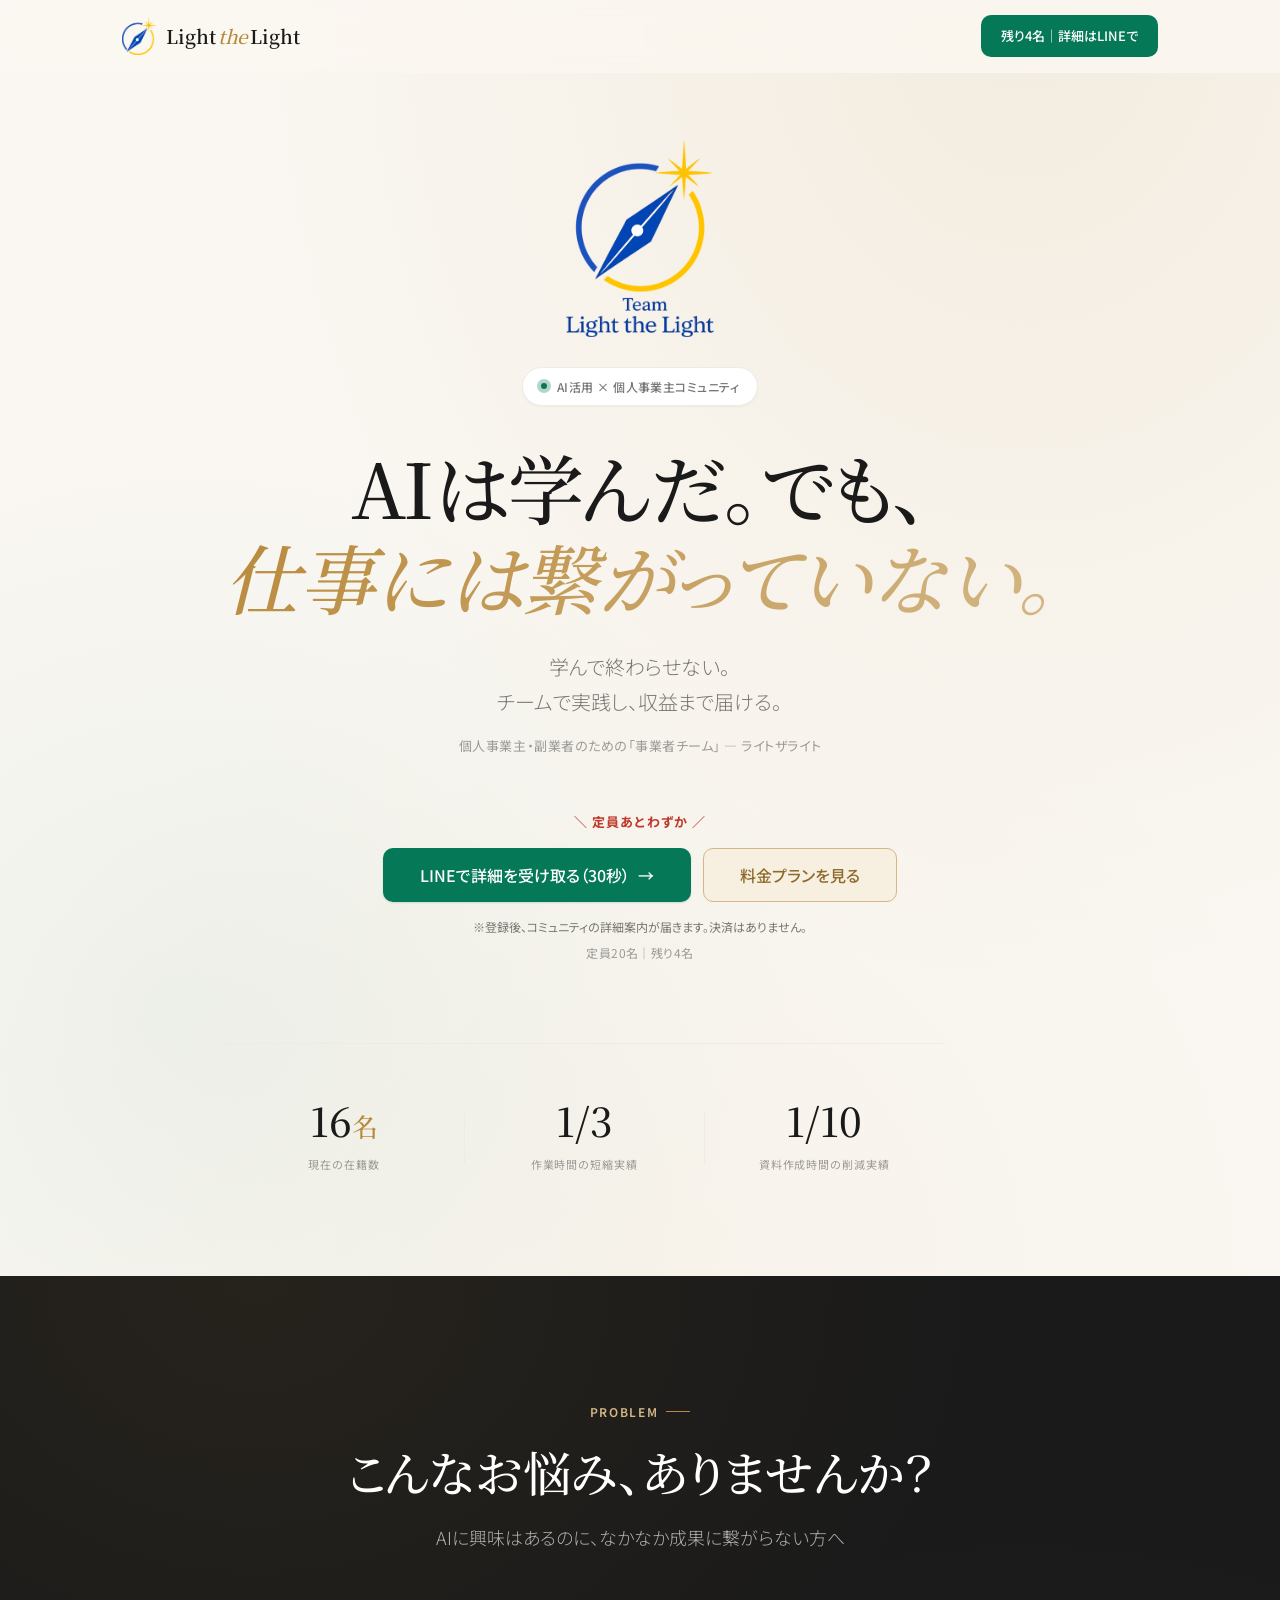
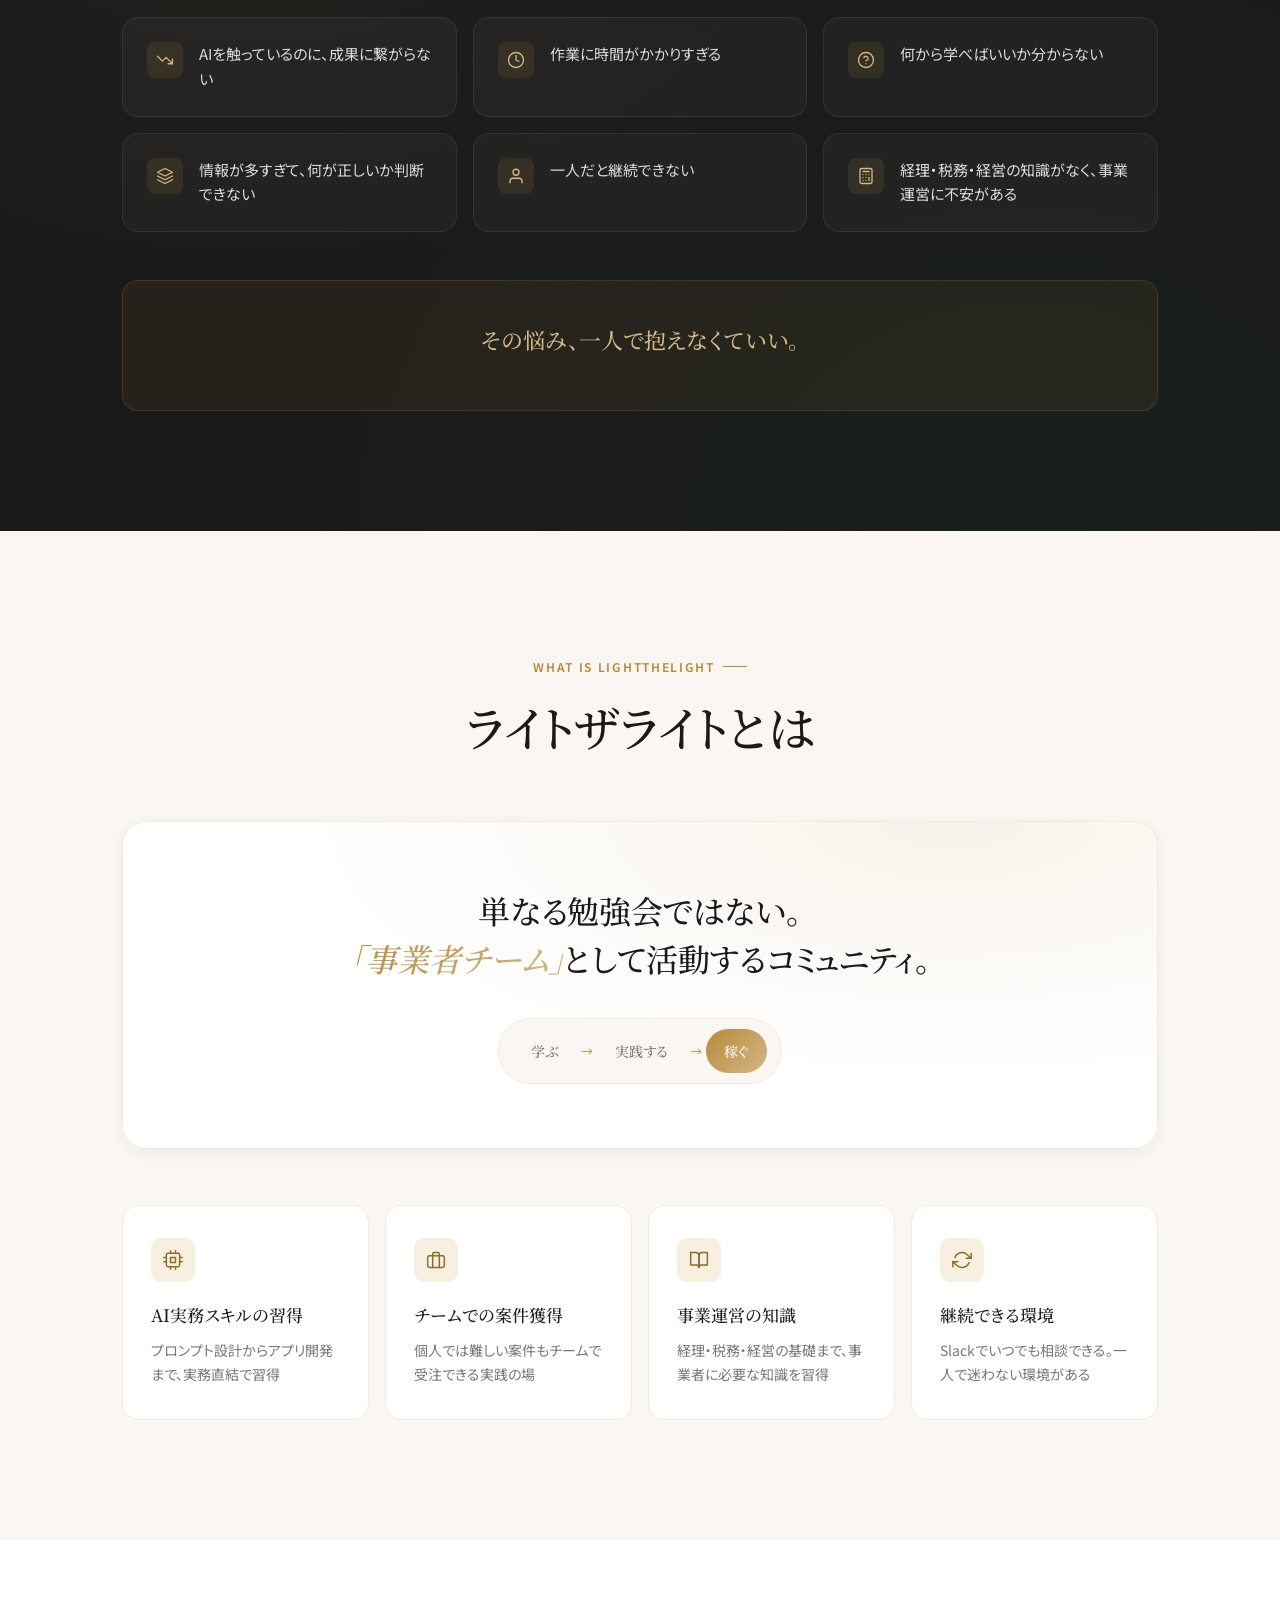
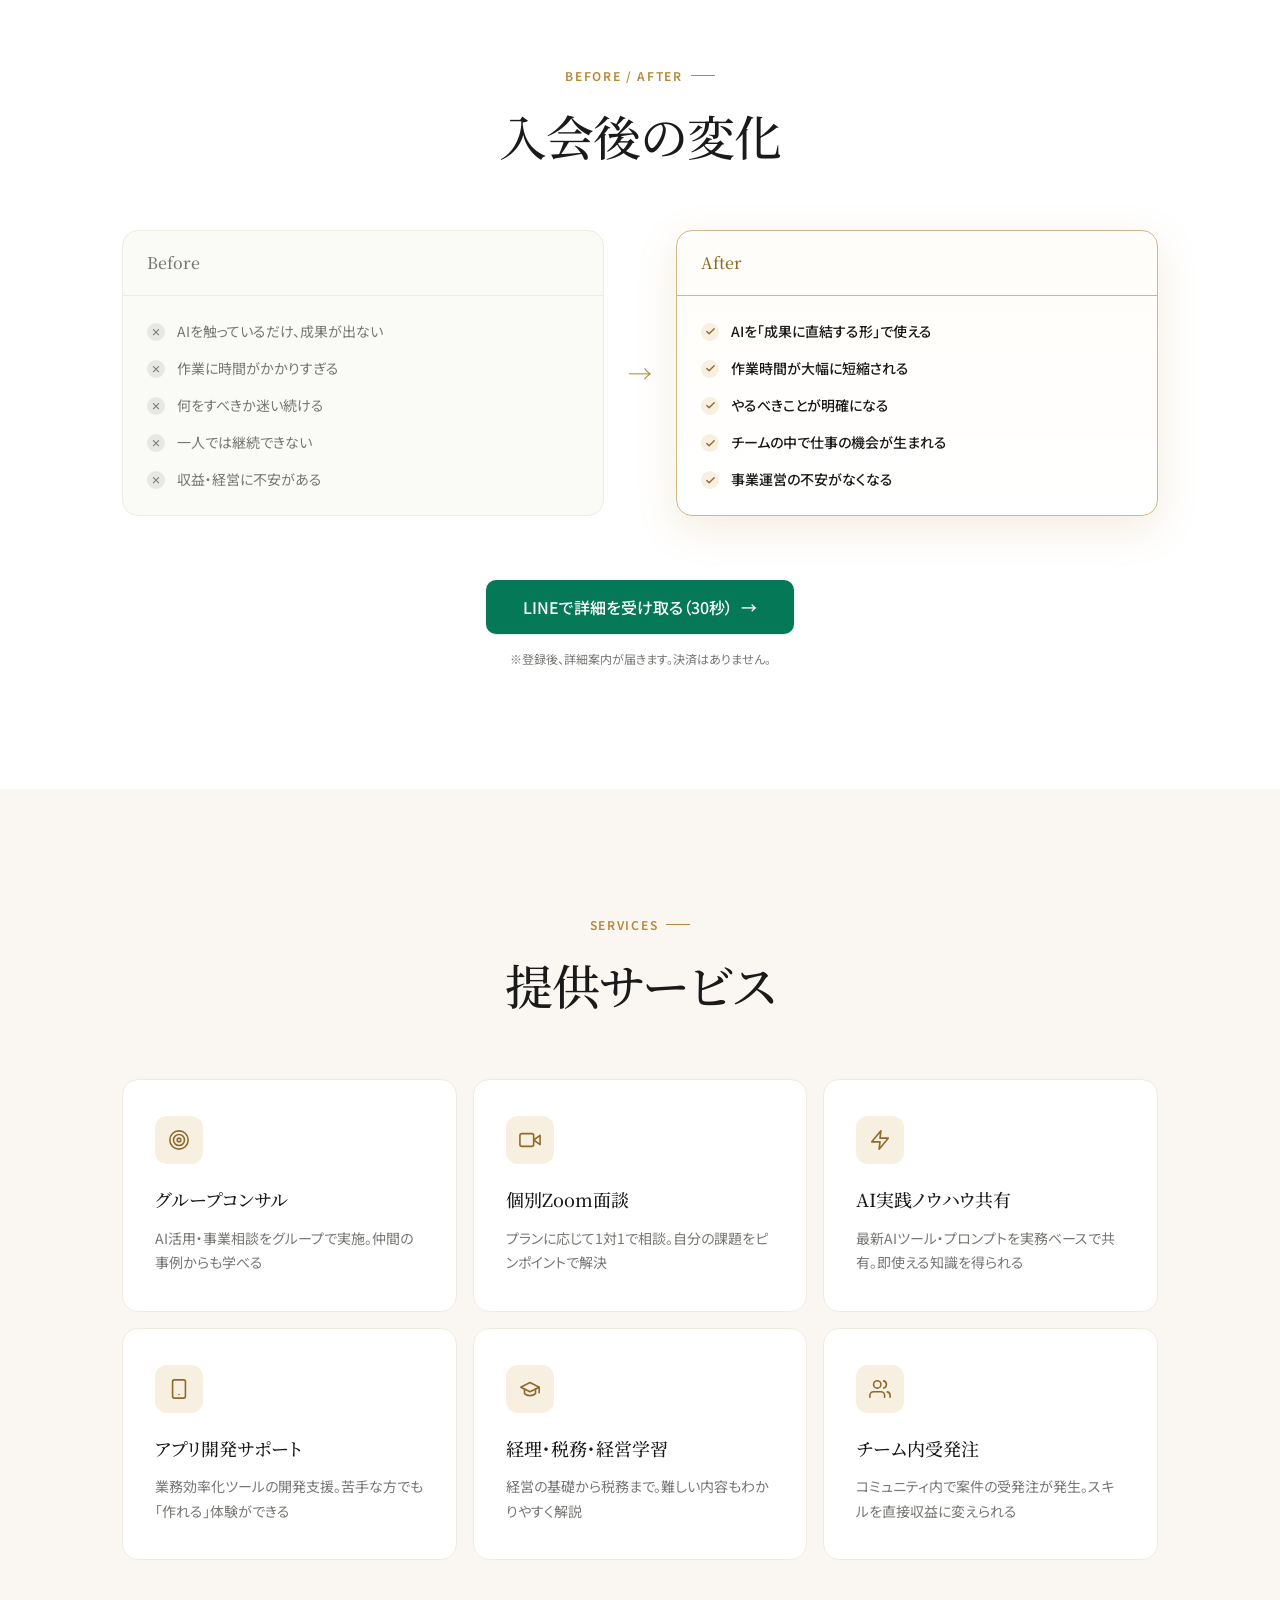
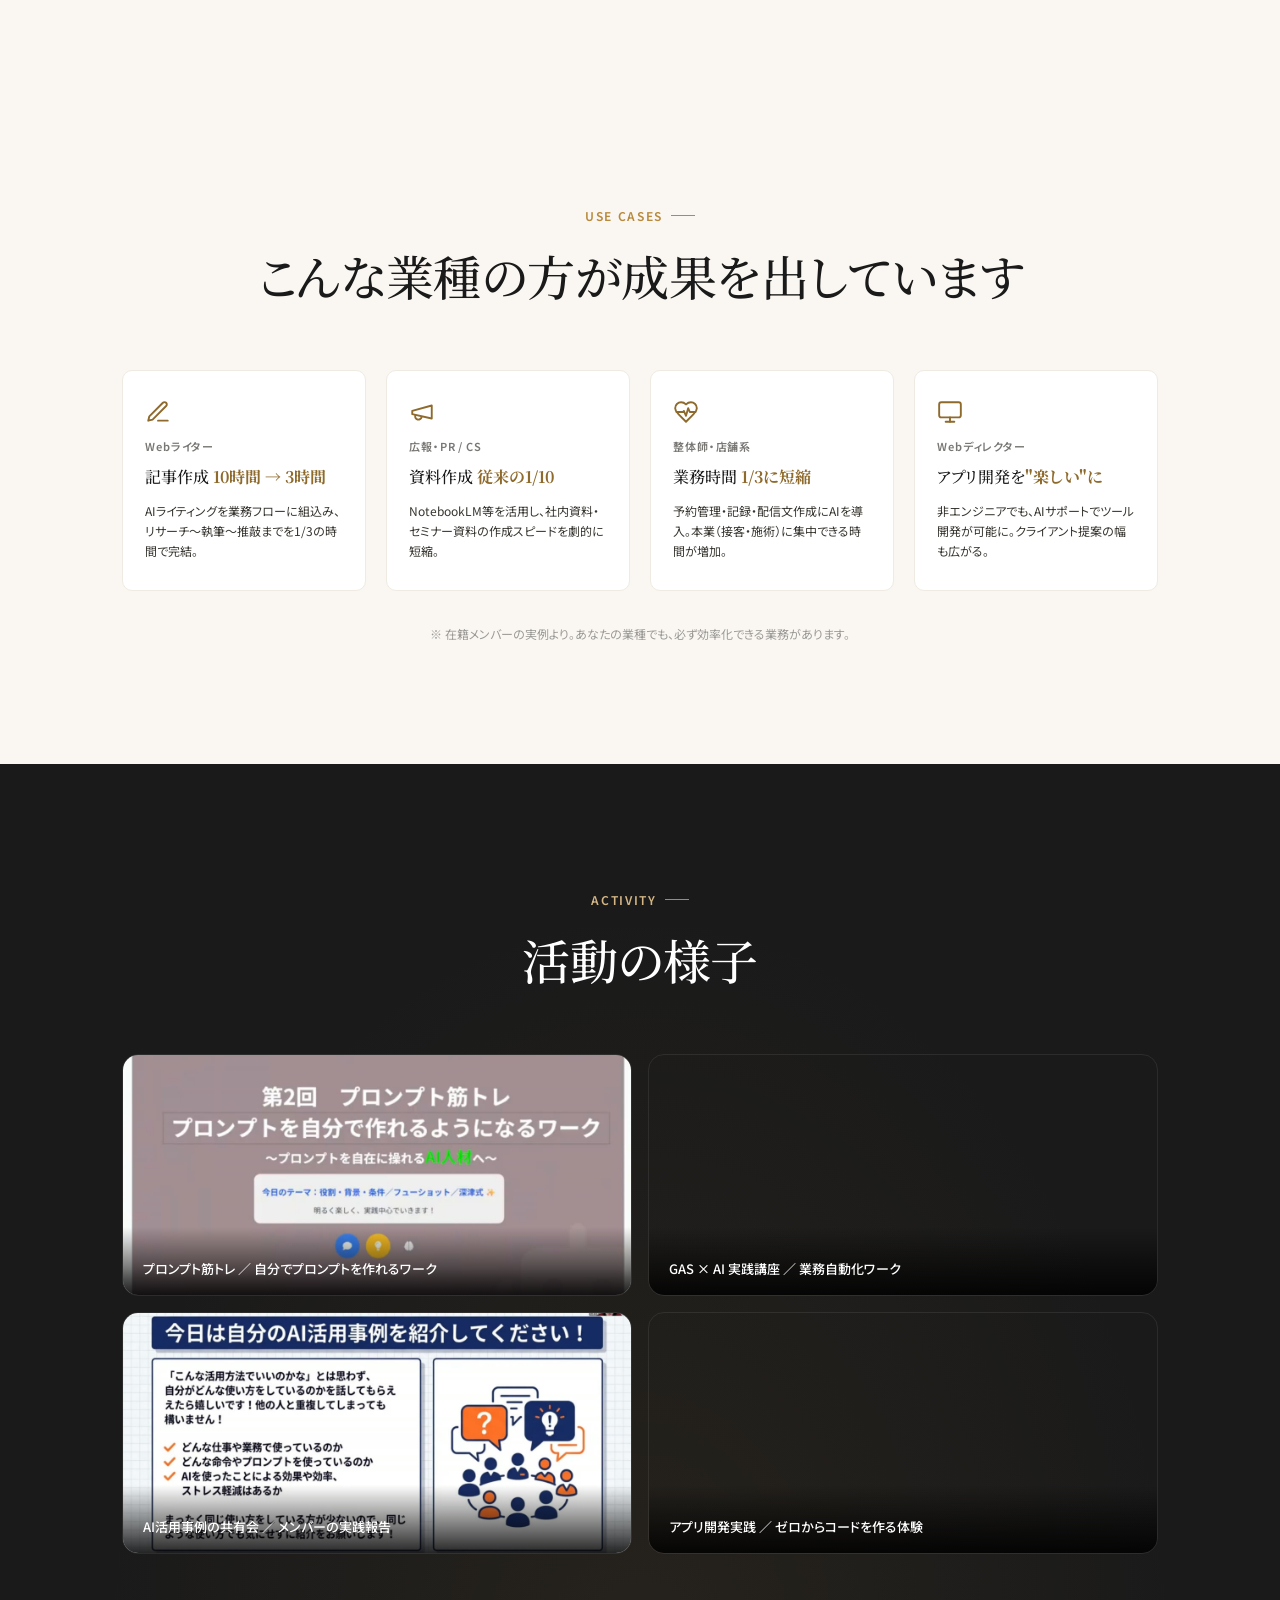
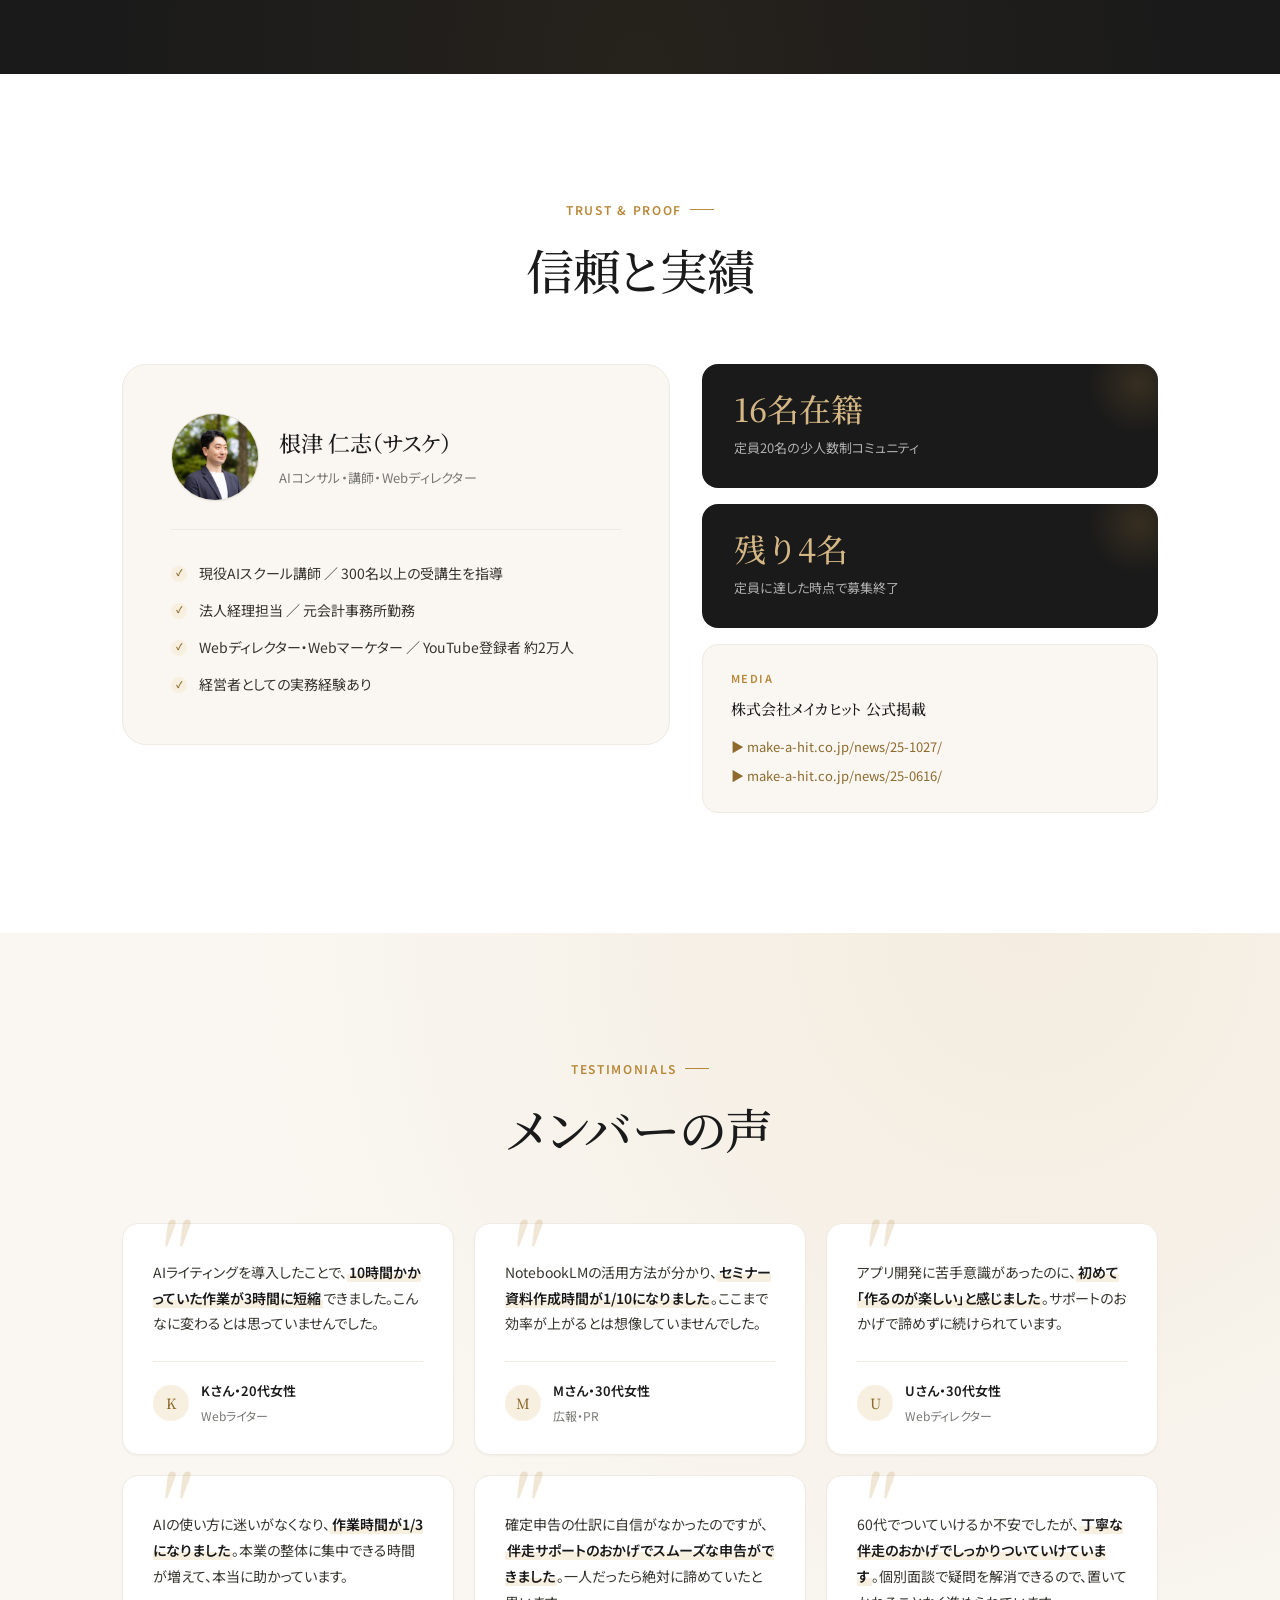
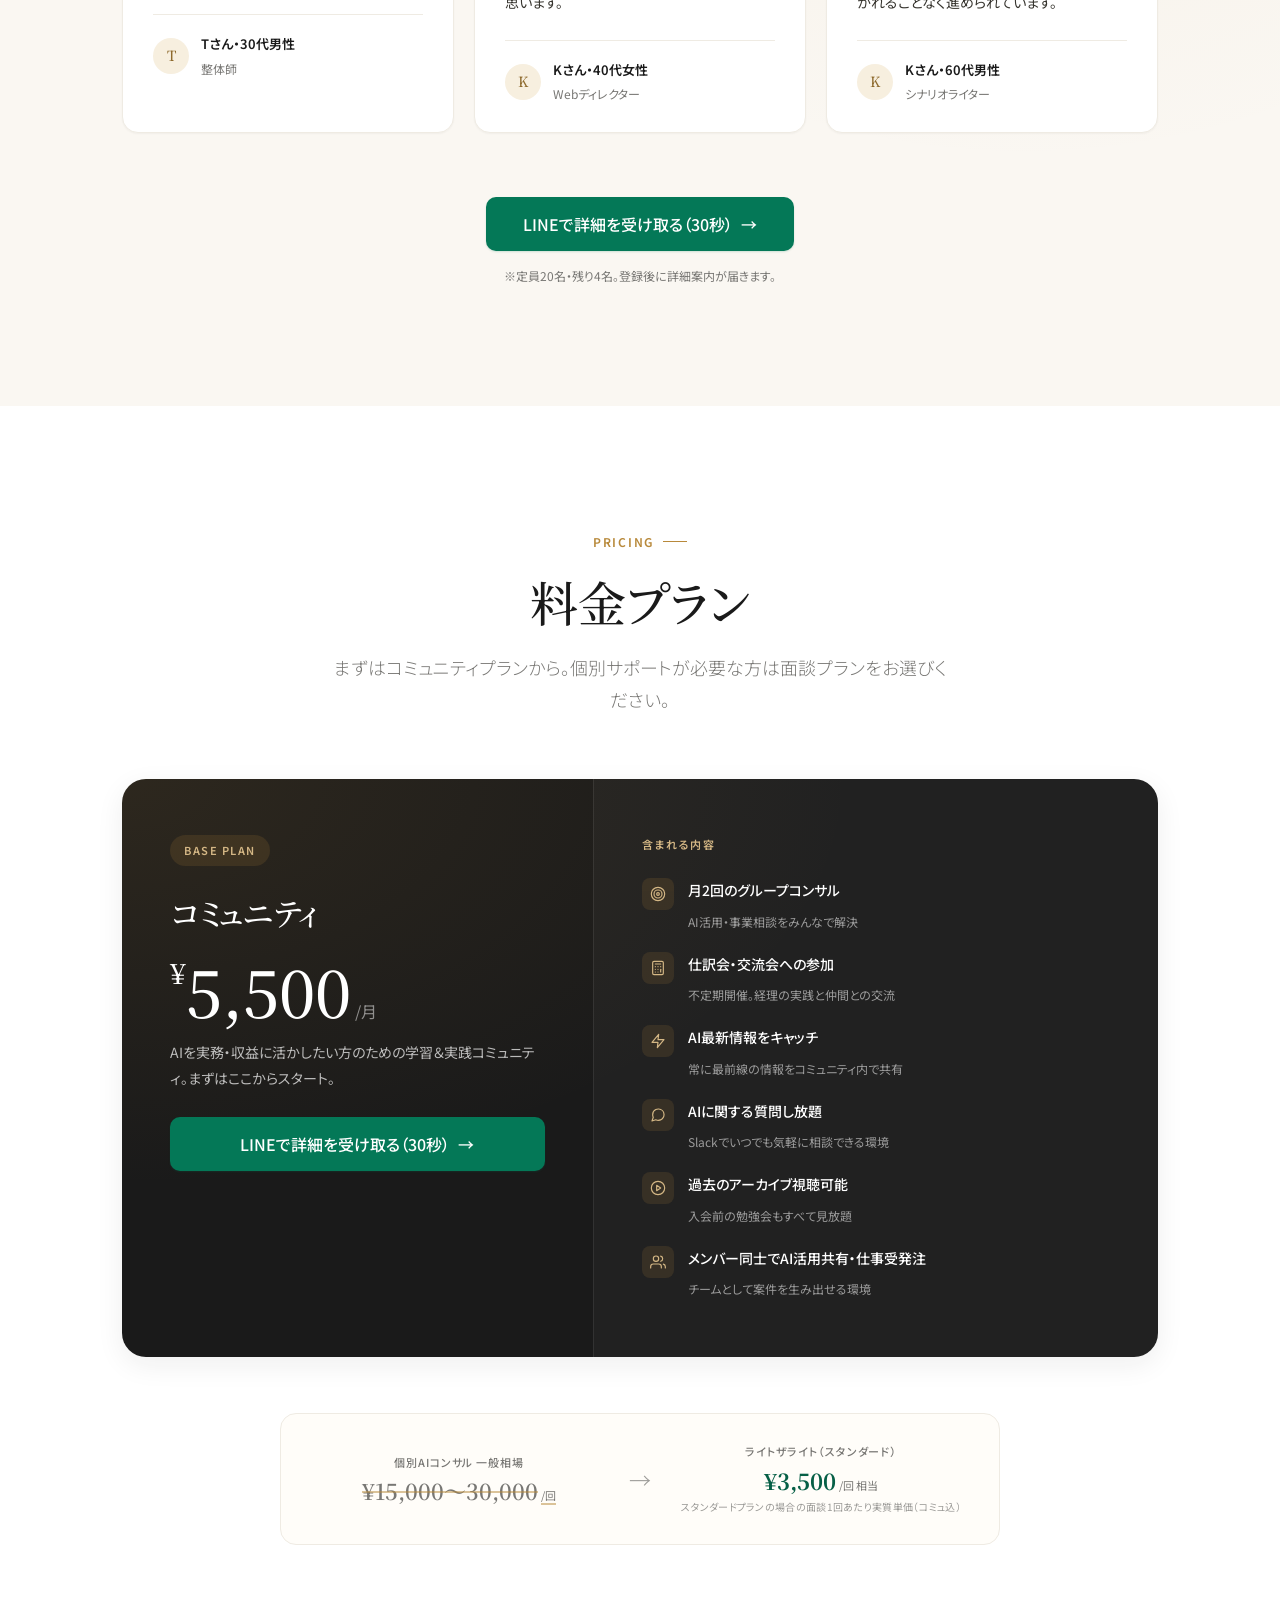
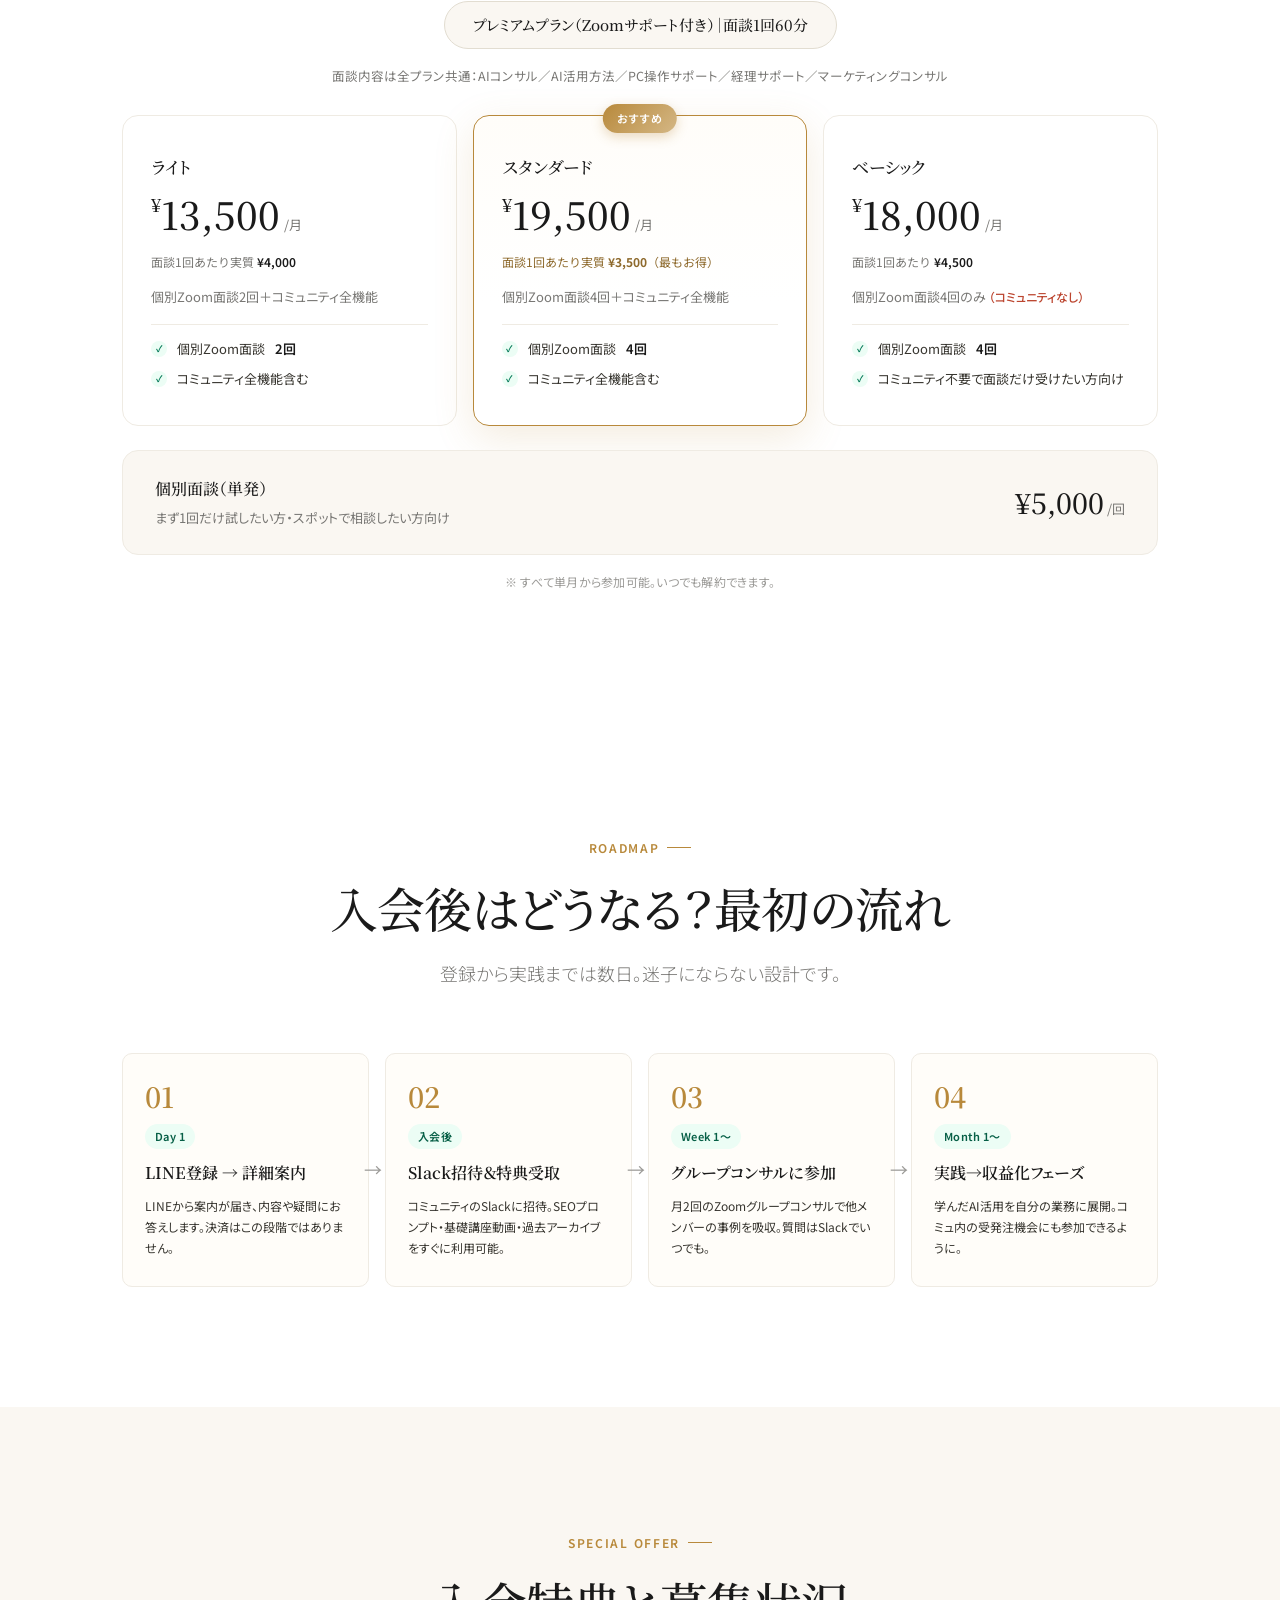
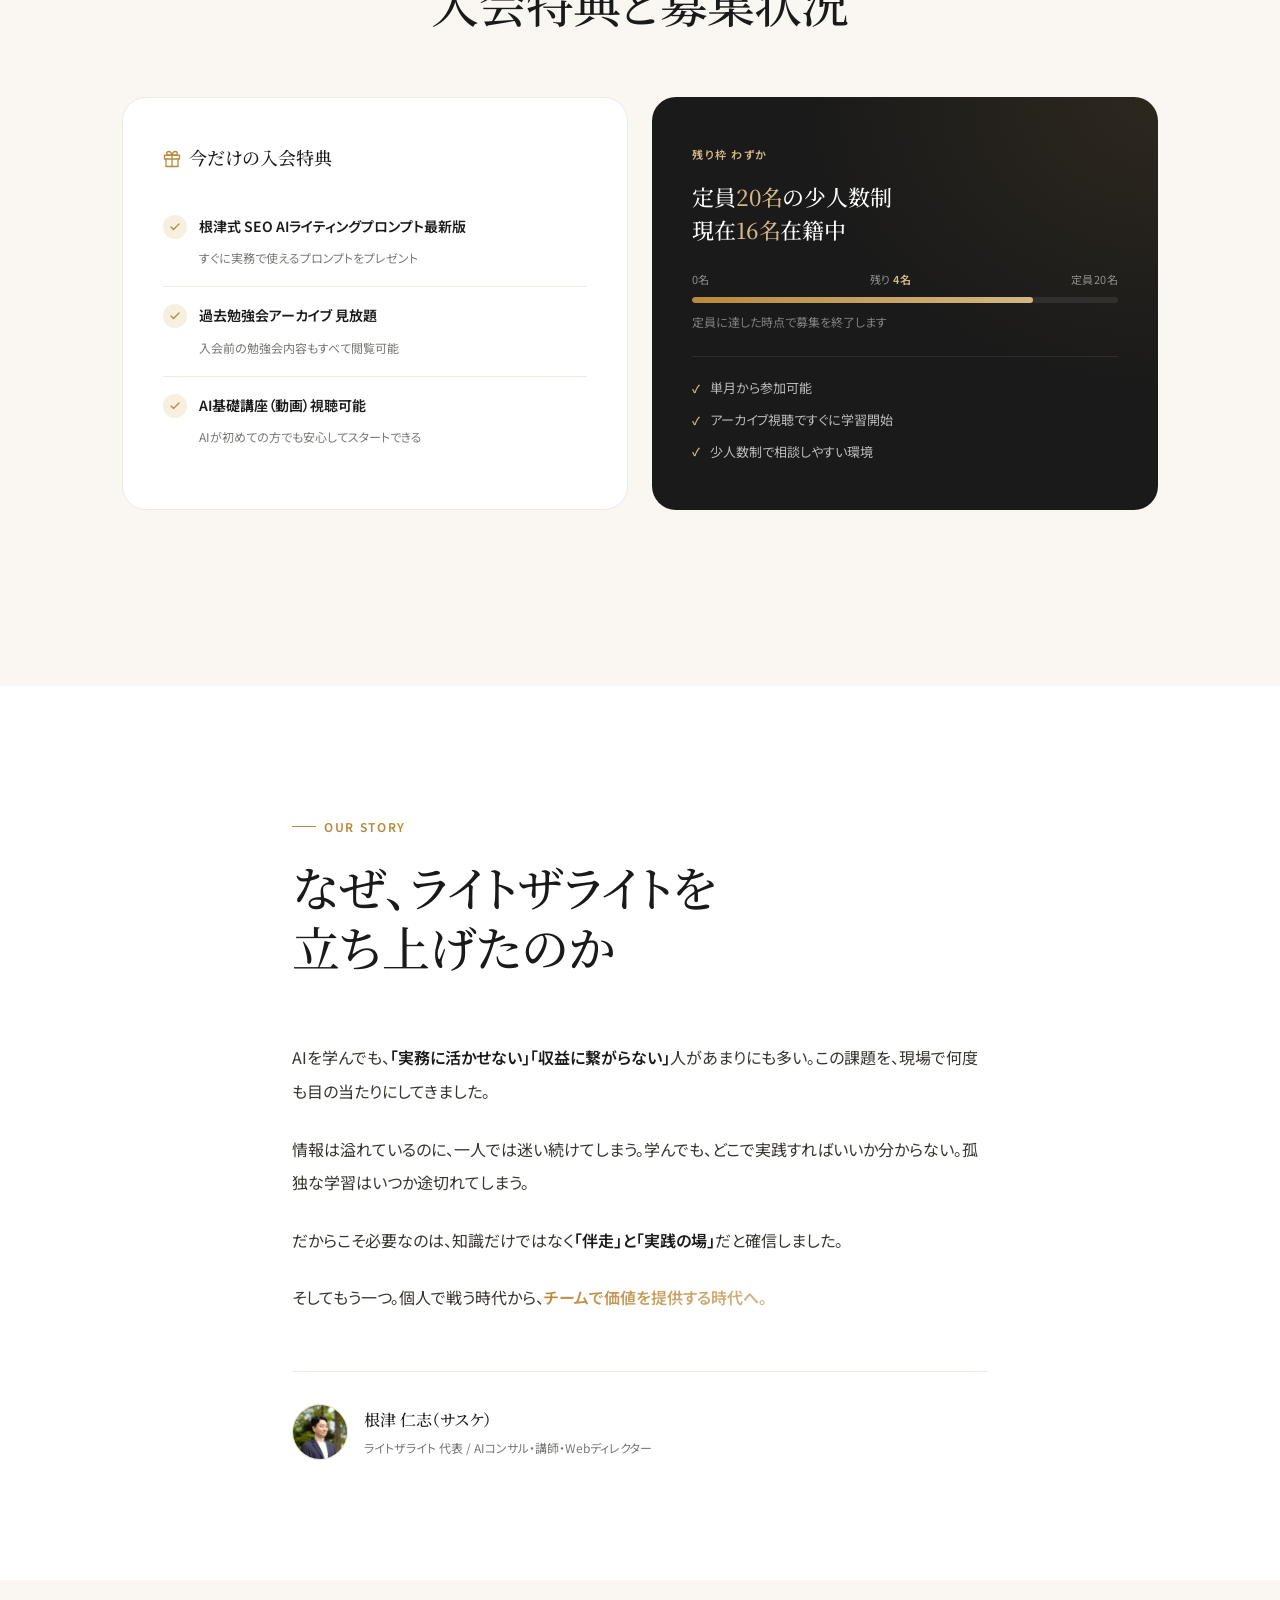
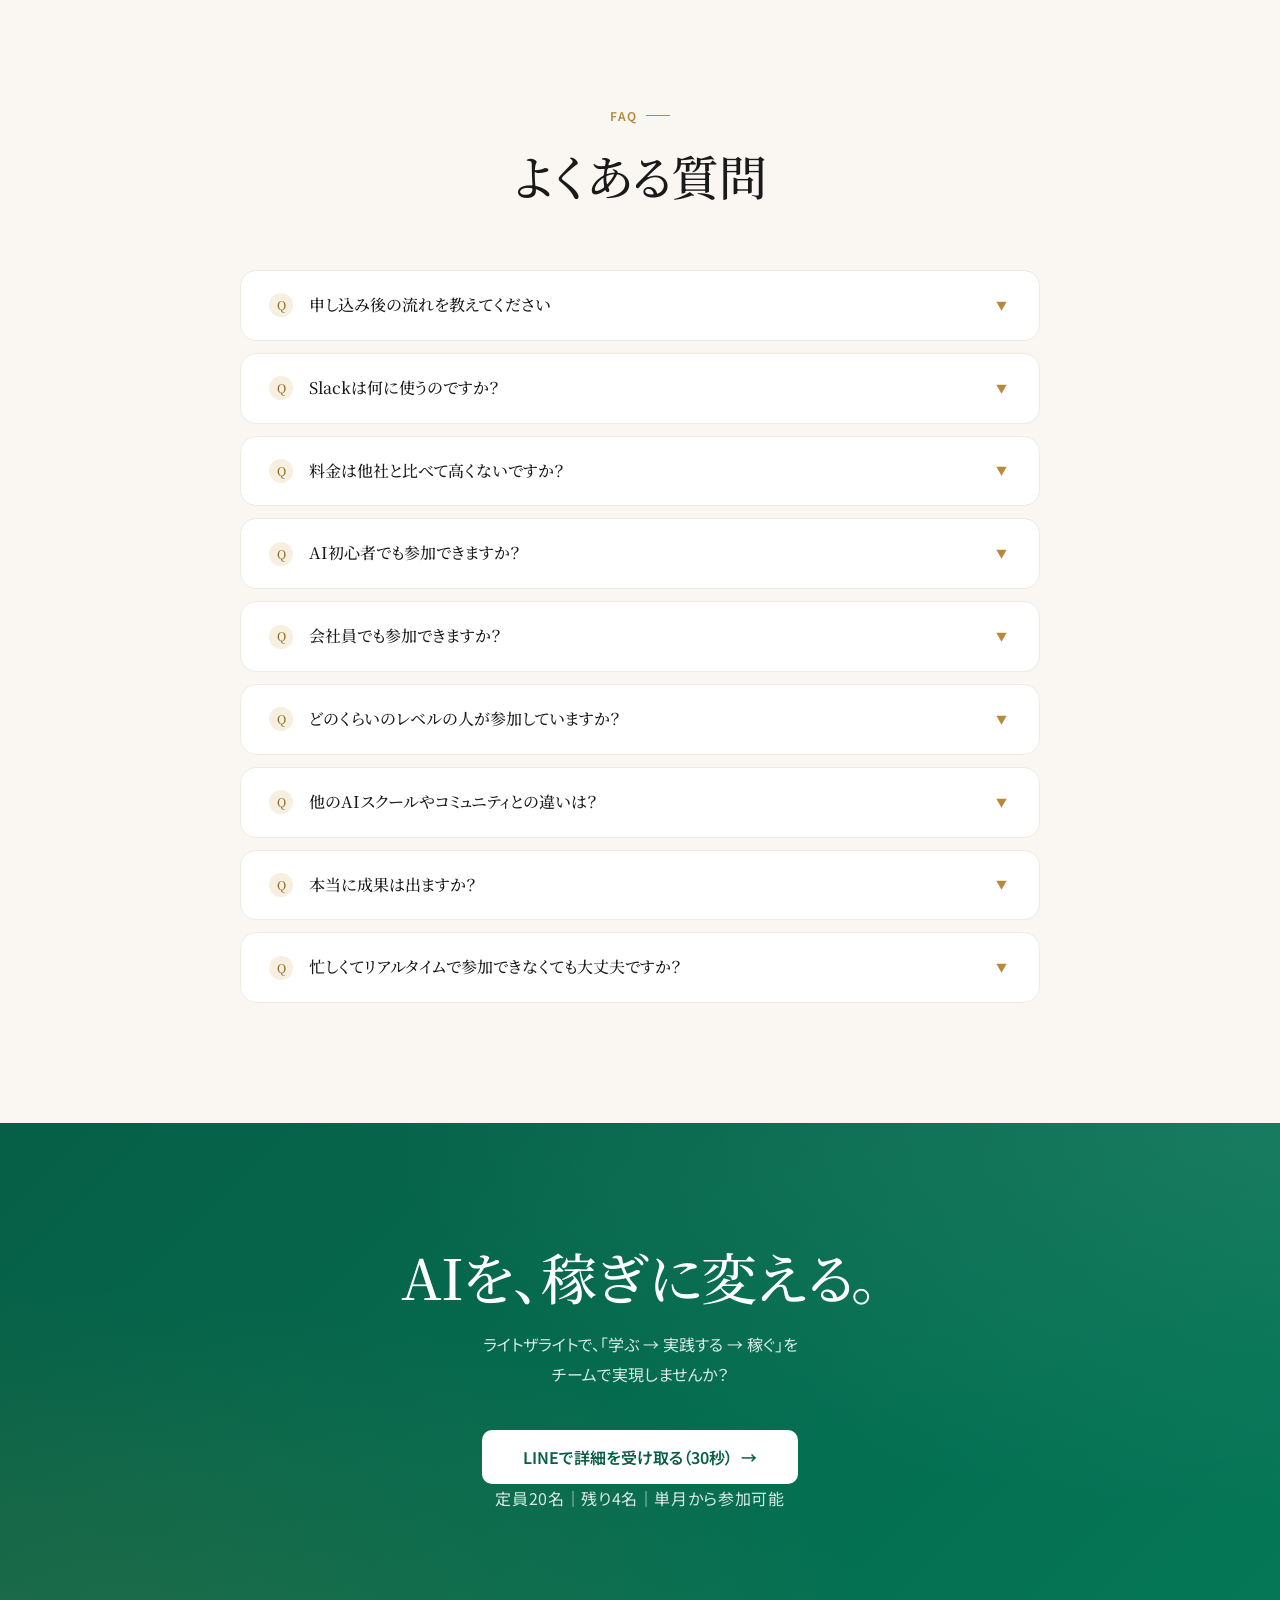
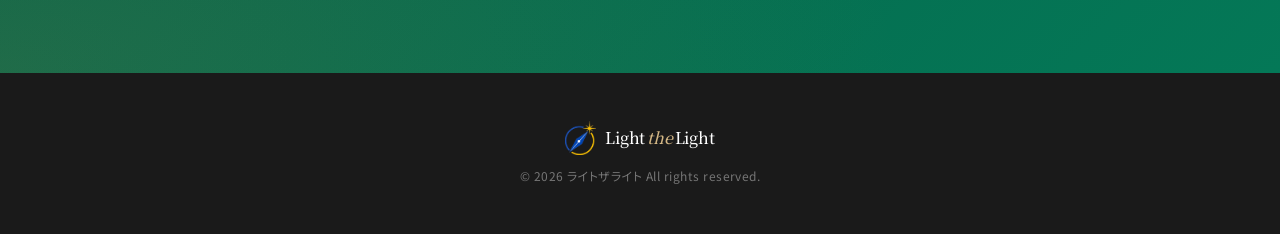
<file: index-pre-v2.html>
<!DOCTYPE html>
<html lang="ja">
<head>
    <meta charset="UTF-8">
    <meta name="viewport" content="width=device-width, initial-scale=1.0">
    <meta name="theme-color" content="#FAF7F2">
    <title>ライトザライト | AI活用×個人事業主コミュニティ</title>
    <meta name="description" content="AI活用を軸に「実務」「収益化」「事業運営」まで一気通貫でサポートする事業者チーム。学ぶ→実践する→稼ぐを、チームで完結。">
    <link rel="canonical" href="https://sasukewebjob-ai.github.io/light-the-light-lp/">
    <link rel="icon" type="image/png" sizes="64x64" href="favicon-64.png">
    <link rel="icon" href="favicon.ico" sizes="any">
    <link rel="apple-touch-icon" href="apple-touch-icon.png">

    <!-- OGP / Twitter Card -->
    <meta property="og:type" content="website">
    <meta property="og:url" content="https://sasukewebjob-ai.github.io/light-the-light-lp/">
    <meta property="og:title" content="ライトザライト | AI活用×個人事業主コミュニティ">
    <meta property="og:description" content="AIは学んだ。でも、仕事には繋がっていない――そんな方のための「事業者チーム」。学ぶ→実践→稼ぐをチームで完結。">
    <meta property="og:image" content="https://sasukewebjob-ai.github.io/light-the-light-lp/seminar1.jpg">
    <meta property="og:locale" content="ja_JP">
    <meta property="og:site_name" content="ライトザライト">
    <meta name="twitter:card" content="summary_large_image">
    <meta name="twitter:title" content="ライトザライト | AI活用×個人事業主コミュニティ">
    <meta name="twitter:description" content="AIは学んだ。でも、仕事には繋がっていない――そんな方のための「事業者チーム」。">
    <meta name="twitter:image" content="https://sasukewebjob-ai.github.io/light-the-light-lp/seminar1.jpg">

    <!-- Google Analytics 4 (TODO: GA4 測定IDを取得して GA_MEASUREMENT_ID を置き換え。GTMやMicrosoft Clarityも別途検討) -->
    <!--
    <script async src="https://www.googletagmanager.com/gtag/js?id=GA_MEASUREMENT_ID"></script>
    <script>
        window.dataLayer = window.dataLayer || [];
        function gtag(){dataLayer.push(arguments);}
        gtag('js', new Date());
        gtag('config', 'GA_MEASUREMENT_ID');
    </script>
    -->

    <link rel="preconnect" href="https://fonts.googleapis.com">
    <link rel="preconnect" href="https://fonts.gstatic.com" crossorigin>
    <link href="https://fonts.googleapis.com/css2?family=Noto+Sans+JP:wght@300;400;500;600;700&family=Noto+Serif+JP:wght@400;500;600;700&display=swap" rel="stylesheet">
    <style>
        *, *::before, *::after { box-sizing: border-box; margin: 0; padding: 0; }

        :root {
            /* ── Canvas / Surface (Notion warmth) ── */
            --bg-canvas:    #FAF7F2;
            --bg-surface:   #FFFFFF;
            --bg-elevated:  #FFFDF9;
            --bg-deep:      #1A1A1A;
            --bg-deep-soft: #2A2A28;

            /* ── Text (Notion charcoal) ── */
            --text-primary: #1A1A1A;
            --text-body:    #37352F;
            --text-muted:   #787774;
            --text-faint:   #9B9A97;
            --text-on-dark: #FFFFFF;

            /* ── Borders (hairline) ── */
            --border-subtle:  #EFEBE3;
            --border-default: #E2DDD1;
            --border-strong:  #C9C2B0;

            /* ── Accents (refined) ── */
            --gold:        #B8893B;
            --gold-soft:   #D4B785;
            --gold-deep:   #8E6A2D;
            --gold-bg:     #F7EFDF;
            --green:       #047857;
            --green-deep:  #065F46;
            --green-soft:  #10B981;
            --green-bg:    #ECFDF5;

            /* ── Gradients ── */
            --gold-grad:   linear-gradient(135deg, #B8893B 0%, #D4B785 100%);
            --mesh-gold:   radial-gradient(ellipse at 80% 0%, rgba(184,137,59,.10) 0%, transparent 55%);
            --mesh-green:  radial-gradient(ellipse at 20% 100%, rgba(4,120,87,.06) 0%, transparent 50%);

            /* ── Shadows (extra subtle) ── */
            --sh-hairline: 0 1px 2px rgba(26,26,26,.04);
            --sh-soft:     0 4px 16px rgba(26,26,26,.05);
            --sh-lift:     0 8px 28px rgba(26,26,26,.07);
            --sh-halo-gold:0 12px 40px rgba(184,137,59,.16);
            --sh-halo-green:0 12px 36px rgba(4,120,87,.18);

            /* ── Radius ── */
            --r-sm:  6px;
            --r-md:  10px;
            --r-lg:  16px;
            --r-xl:  24px;

            /* ── Fonts ── */
            --f-serif: 'Noto Serif JP', 'Hiragino Mincho ProN', 'YuMincho', serif;
            --f-sans:  'Noto Sans JP', 'Hiragino Sans', 'Yu Gothic', sans-serif;
        }

        html { scroll-behavior: smooth; }
        body {
            font-family: var(--f-sans);
            color: var(--text-body);
            background: var(--bg-canvas);
            overflow-x: hidden;
            line-height: 1.75;
            font-weight: 400;
            font-feature-settings: "palt" 1;
            -webkit-font-smoothing: antialiased;
            text-rendering: optimizeLegibility;
            overflow-x: hidden;
        }
        a { text-decoration: none; color: inherit; }
        img { display: block; max-width: 100%; }

        /* ════════════════════════════════════════
           LAYOUT
        ════════════════════════════════════════ */
        .container { max-width: 1100px; margin: 0 auto; padding: 0 32px; }
        .container-narrow { max-width: 760px; margin: 0 auto; padding: 0 32px; }
        .sec { padding: 120px 0; position: relative; }

        @media (max-width: 768px) {
            .container, .container-narrow { padding: 0 20px; }
            .sec { padding: 72px 0; }
        }

        /* ════════════════════════════════════════
           TYPOGRAPHY (Stripe weight-300 × Notion serif)
        ════════════════════════════════════════ */
        .eyebrow {
            display: inline-flex; align-items: center; gap: 8px;
            font-family: var(--f-sans);
            font-size: 12px; font-weight: 600;
            letter-spacing: .14em; text-transform: uppercase;
            color: var(--gold);
            margin-bottom: 20px;
        }
        .eyebrow::before {
            content: ''; width: 24px; height: 1px;
            background: var(--gold); display: inline-block;
        }
        .eyebrow.center { justify-content: center; }
        .eyebrow.center::before { display: none; }
        .eyebrow.center::after {
            content: ''; width: 24px; height: 1px;
            background: var(--gold);
        }

        .h-display {
            font-family: var(--f-serif);
            font-weight: 500;
            font-size: clamp(36px, 6.5vw, 72px);
            line-height: 1.18;
            letter-spacing: -.02em;
            color: var(--text-primary);
        }
        .h-1 {
            font-family: var(--f-serif);
            font-weight: 500;
            font-size: clamp(30px, 4.5vw, 48px);
            line-height: 1.25;
            letter-spacing: -.015em;
            color: var(--text-primary);
            margin-bottom: 20px;
        }
        .h-2 {
            font-family: var(--f-serif);
            font-weight: 500;
            font-size: clamp(22px, 2.6vw, 28px);
            line-height: 1.45;
            letter-spacing: -.005em;
            color: var(--text-primary);
        }
        .lead {
            font-family: var(--f-sans);
            font-weight: 300;
            font-size: clamp(16px, 1.4vw, 19px);
            line-height: 1.75;
            color: var(--text-muted);
            max-width: 620px;
        }
        .lead.center { margin-left: auto; margin-right: auto; }

        .sec-head { margin-bottom: 64px; }
        .sec-head.center { text-align: center; }
        @media (max-width: 768px) { .sec-head { margin-bottom: 48px; } }

        /* ════════════════════════════════════════
           BUTTONS (Stripe-style)
        ════════════════════════════════════════ */
        .btn {
            display: inline-flex; align-items: center; justify-content: center;
            gap: 8px;
            font-family: var(--f-sans);
            font-size: 15px; font-weight: 500;
            padding: 14px 28px;
            border-radius: var(--r-md);
            border: 1px solid transparent;
            cursor: pointer;
            transition: all .25s cubic-bezier(.4, 0, .2, 1);
            white-space: nowrap;
            line-height: 1;
        }
        .btn-primary {
            background: var(--green);
            color: #fff;
            box-shadow: 0 1px 2px rgba(4,120,87,.18);
        }
        .btn-primary:hover {
            background: var(--green-deep);
            transform: translateY(-1px);
            box-shadow: 0 8px 22px rgba(4,120,87,.24);
        }
        .btn-secondary {
            background: var(--gold-bg);
            color: var(--gold-deep);
            border-color: var(--gold-soft);
        }
        .btn-secondary:hover {
            background: var(--gold-soft);
            color: var(--bg-surface);
            border-color: var(--gold-soft);
            transform: translateY(-1px);
        }
        .btn-lg { padding: 18px 36px; font-size: 16px; }
        .btn-arrow { transition: transform .25s ease; }
        .btn:hover .btn-arrow { transform: translateX(3px); }

        /* ════════════════════════════════════════
           FADE ANIMATION (subtle)
        ════════════════════════════════════════ */
        .fade { opacity: 0; transform: translateY(12px); transition: opacity .8s ease, transform .8s ease; }
        .fade.on { opacity: 1; transform: translateY(0); }

        /* ===== Mid CTA ===== */
        .mid-cta { text-align: center; margin-top: 64px; }
        .mid-cta-note {
            font-size: 12px;
            color: var(--text-muted);
            margin-top: 14px;
        }
        @media (max-width: 640px) {
            .mid-cta { margin-top: 48px; }
            .mid-cta .btn { width: 100%; max-width: 360px; }
        }

        /* ===== SVG Icons ===== */
        .p-icon svg, .sol-point-icon svg, .srv-icon svg, .cpf-icon svg,
        .usecase-icon svg, .benefit-row .mark svg { display: block; }
        .p-icon, .cpf-icon { color: var(--gold-soft); }
        .sol-point-icon, .srv-icon, .usecase-icon { color: var(--gold-deep); }
        .usecase-icon { display: inline-flex; }
        .offer-benefits h3 svg { vertical-align: -3px; margin-right: 8px; color: var(--gold); }

        /* ════════════════════════════════════════
           NAV
        ════════════════════════════════════════ */
        .nav {
            position: fixed; top: 0; left: 0; right: 0; z-index: 999;
            background: rgba(250, 247, 242, .82);
            backdrop-filter: saturate(180%) blur(14px);
            -webkit-backdrop-filter: saturate(180%) blur(14px);
            border-bottom: 1px solid transparent;
            transition: border-color .3s ease, background .3s ease;
        }
        .nav.scrolled {
            border-bottom-color: var(--border-subtle);
            background: rgba(250, 247, 242, .94);
        }
        .nav-inner {
            display: flex; align-items: center; justify-content: space-between;
            height: 72px;
            max-width: 1100px; margin: 0 auto; padding: 0 32px;
        }
        .nav-logo {
            display: inline-flex; align-items: center; gap: 10px;
            font-family: var(--f-serif);
            font-size: 19px; font-weight: 600;
            color: var(--text-primary);
            letter-spacing: -.01em;
        }
        .nav-logo img { height: 38px; width: auto; display: block; }
        .nav-logo i { color: var(--gold); font-style: italic; font-weight: 500; margin: 0 .12em; }
        .nav-cta {
            background: var(--green);
            color: #fff;
            font-size: 13px; font-weight: 500;
            padding: 10px 20px;
            border-radius: var(--r-md);
            transition: all .25s ease;
        }
        .nav-cta:hover { background: var(--green-deep); transform: translateY(-1px); }
        @media (max-width: 768px) {
            .nav-inner { padding: 0 16px; height: 60px; gap: 10px; }
            .nav-logo { font-size: 15px; gap: 8px; flex-shrink: 0; white-space: nowrap; }
            .nav-logo img { height: 30px; }
            .nav-cta { font-size: 11px; padding: 8px 12px; white-space: nowrap; flex-shrink: 0; }
            /* 長文CTAボタンを全幅化してはみ出し防止 */
            .btn-lg { font-size: 15px; padding: 16px 22px; }
            .community-plan__cta, .btn-final { width: 100%; }
            .hero-ctas .btn { width: 100%; max-width: 360px; }
        }

        /* ════════════════════════════════════════
           HERO (hybrid showcase)
        ════════════════════════════════════════ */
        .hero {
            min-height: 100vh;
            display: flex; flex-direction: column;
            align-items: center; justify-content: center;
            text-align: center;
            padding: 140px 32px 100px;
            position: relative;
            background: var(--mesh-gold), var(--bg-canvas);
        }
        .hero::before {
            content: '';
            position: absolute; inset: 0;
            background:
                radial-gradient(ellipse at 15% 80%, rgba(4,120,87,.05) 0%, transparent 40%),
                radial-gradient(circle at 50% 100%, rgba(184,137,59,.04) 0%, transparent 50%);
            pointer-events: none;
        }
        .hero-inner { position: relative; max-width: 880px; }
        .hero-logo { width: 148px; height: auto; margin: 0 auto 30px; display: block; }
        .hero-pill {
            display: inline-flex; align-items: center; gap: 10px;
            background: var(--bg-surface);
            border: 1px solid var(--border-subtle);
            padding: 8px 18px;
            border-radius: 100px;
            font-size: 12px; font-weight: 500;
            color: var(--text-muted);
            letter-spacing: .04em;
            margin-bottom: 36px;
            box-shadow: var(--sh-hairline);
        }
        .hero-pill-dot {
            width: 6px; height: 6px;
            background: var(--green);
            border-radius: 50%;
            position: relative;
        }
        .hero-pill-dot::before {
            content: ''; position: absolute; inset: -4px;
            background: var(--green); border-radius: 50%;
            opacity: .3;
            animation: ping 2s cubic-bezier(0, 0, .2, 1) infinite;
        }
        @keyframes ping {
            75%, 100% { transform: scale(2.4); opacity: 0; }
        }
        .hero-title {
            font-family: var(--f-serif);
            font-weight: 500;
            font-size: clamp(36px, 7vw, 76px);
            line-height: 1.18;
            letter-spacing: -.02em;
            color: var(--text-primary);
            margin-bottom: 28px;
        }
        .hero-title .accent {
            background: var(--gold-grad);
            -webkit-background-clip: text;
            background-clip: text;
            color: transparent;
            font-style: italic;
        }
        .hero-sub {
            font-family: var(--f-sans);
            font-weight: 300;
            font-size: clamp(16px, 1.6vw, 20px);
            line-height: 1.75;
            color: var(--text-muted);
            max-width: 580px;
            margin: 0 auto 16px;
        }
        .hero-concept {
            font-size: 13px;
            color: var(--text-faint);
            letter-spacing: .04em;
            margin-bottom: 48px;
        }
        .hero-ctas {
            display: flex; gap: 12px; justify-content: center; flex-wrap: wrap;
            margin-bottom: 16px;
        }
        .hero-cta-microcopy {
            font-size: 12px;
            color: var(--text-muted);
            margin-top: 12px;
            line-height: 1.5;
        }
        .hero-cta-note {
            font-size: 12px; color: var(--text-faint);
            letter-spacing: .04em;
            margin-top: 6px;
        }
        .cta-urg {
            display: inline-block;
            color: #C0392B;
            font-size: 13px; font-weight: 700;
            letter-spacing: .08em;
            margin-bottom: 14px;
        }
        .hero-stats {
            display: grid;
            grid-template-columns: repeat(3, 1fr);
            gap: 0;
            margin-top: 80px; padding-top: 56px;
            border-top: 1px solid var(--border-subtle);
            max-width: 720px;
        }
        .hero-stat { text-align: center; padding: 0 16px; position: relative; }
        .hero-stat + .hero-stat::before {
            content: ''; position: absolute;
            left: 0; top: 12px; bottom: 12px;
            width: 1px; background: var(--border-subtle);
        }
        .hero-stat-num {
            display: block;
            font-family: var(--f-serif);
            font-weight: 500;
            font-size: clamp(28px, 3.4vw, 40px);
            line-height: 1;
            color: var(--text-primary);
            margin-bottom: 8px;
            font-feature-settings: "tnum" 1;
        }
        .hero-stat-num .unit { color: var(--gold); font-size: .65em; }
        .hero-stat-lbl {
            font-size: 11px;
            color: var(--text-faint);
            letter-spacing: .08em;
            text-transform: uppercase;
        }
        @media (max-width: 640px) {
            .hero { padding: 120px 20px 80px; }
            .hero-logo { width: 116px; margin-bottom: 22px; }
            .hero-stats { padding-top: 32px; margin-top: 48px; }
            .hero-stat { padding: 0 8px; }
            .hero-stat-lbl { font-size: 10px; letter-spacing: .04em; }
        }

        /* ════════════════════════════════════════
           PROBLEM (dark canvas, refined)
        ════════════════════════════════════════ */
        .problem {
            background: var(--bg-deep);
            color: var(--text-on-dark);
            position: relative;
            overflow: hidden;
        }
        .problem::before {
            content: '';
            position: absolute; inset: 0;
            background:
                radial-gradient(ellipse at 20% 0%, rgba(184,137,59,.08) 0%, transparent 50%),
                radial-gradient(ellipse at 80% 100%, rgba(4,120,87,.06) 0%, transparent 50%);
            pointer-events: none;
        }
        .problem .container { position: relative; }
        .problem .eyebrow { color: var(--gold-soft); }
        .problem .h-1 { color: #fff; }
        .problem .lead { color: rgba(255,255,255,.65); }
        .problem-grid {
            display: grid;
            grid-template-columns: repeat(auto-fit, minmax(300px, 1fr));
            gap: 16px;
            margin-bottom: 48px;
        }
        .p-item {
            display: flex; align-items: flex-start; gap: 16px;
            background: rgba(255,255,255,.03);
            border: 1px solid rgba(255,255,255,.08);
            border-radius: var(--r-lg);
            padding: 24px 24px;
            transition: all .3s ease;
        }
        .p-item:hover {
            background: rgba(255,255,255,.05);
            border-color: rgba(184,137,59,.3);
            transform: translateY(-2px);
        }
        .p-icon {
            width: 36px; height: 36px; min-width: 36px;
            background: rgba(184,137,59,.12);
            border-radius: 8px;
            display: flex; align-items: center; justify-content: center;
            font-size: 18px;
        }
        .p-text {
            font-size: 15px;
            color: rgba(255,255,255,.84);
            line-height: 1.65;
        }
        .problem-bridge {
            text-align: center;
            padding: 40px 32px;
            background: rgba(184,137,59,.08);
            border: 1px solid rgba(184,137,59,.2);
            border-radius: var(--r-lg);
        }
        .problem-bridge p {
            font-family: var(--f-serif);
            font-size: 22px; font-weight: 500;
            color: var(--gold-soft);
            margin-bottom: 10px;
        }
        .problem-bridge small {
            font-size: 14px;
            color: rgba(255,255,255,.6);
            line-height: 1.8;
        }

        /* ════════════════════════════════════════
           SOLUTION
        ════════════════════════════════════════ */
        .solution { background: var(--bg-canvas); }
        .sol-concept {
            background: var(--bg-surface);
            border: 1px solid var(--border-subtle);
            border-radius: var(--r-xl);
            padding: 64px 48px;
            box-shadow: var(--sh-soft);
            text-align: center;
            margin-bottom: 56px;
            position: relative;
            overflow: hidden;
        }
        .sol-concept::before {
            content: '';
            position: absolute; inset: 0;
            background: var(--mesh-gold);
            pointer-events: none;
        }
        .sol-concept-inner { position: relative; }
        .sol-concept h3 {
            font-family: var(--f-serif);
            font-weight: 500;
            font-size: clamp(22px, 3vw, 32px);
            line-height: 1.5;
            color: var(--text-primary);
            margin-bottom: 36px;
            letter-spacing: -.01em;
        }
        .sol-concept h3 em {
            font-style: italic;
            background: var(--gold-grad);
            -webkit-background-clip: text;
            background-clip: text;
            color: transparent;
        }
        .sol-flow {
            display: inline-flex; align-items: center;
            gap: 0; flex-wrap: nowrap;
            background: var(--bg-canvas);
            border: 1px solid var(--border-subtle);
            border-radius: 100px;
            padding: 10px 14px;
        }
        .flow-step {
            font-family: var(--f-serif);
            font-weight: 500;
            font-size: 14px;
            padding: 10px 18px;
            border-radius: 100px;
            white-space: nowrap;
        }
        .flow-step.outline { color: var(--text-muted); }
        .flow-step.active {
            background: var(--gold-grad);
            color: #fff;
        }
        .flow-arr { color: var(--gold); margin: 0 4px; font-size: 12px; }

        .sol-points {
            display: grid;
            grid-template-columns: repeat(auto-fit, minmax(240px, 1fr));
            gap: 16px;
        }
        .sol-point {
            background: var(--bg-surface);
            border: 1px solid var(--border-subtle);
            border-radius: var(--r-lg);
            padding: 32px 28px;
            transition: all .3s ease;
        }
        .sol-point:hover {
            transform: translateY(-3px);
            border-color: var(--gold-soft);
            box-shadow: var(--sh-soft);
        }
        .sol-point-icon {
            display: inline-flex;
            width: 44px; height: 44px;
            background: var(--gold-bg);
            border-radius: 10px;
            align-items: center; justify-content: center;
            font-size: 22px;
            margin-bottom: 18px;
        }
        .sol-point h4 {
            font-family: var(--f-serif);
            font-weight: 500;
            font-size: 17px;
            color: var(--text-primary);
            margin-bottom: 8px;
        }
        .sol-point p {
            font-size: 14px;
            color: var(--text-muted);
            line-height: 1.75;
        }

        @media (max-width: 600px) {
            .sol-concept { padding: 40px 24px; }
            .sol-flow { padding: 8px; gap: 0; }
            .flow-step { font-size: 13px; padding: 8px 12px; }
        }

        /* ════════════════════════════════════════
           BEFORE / AFTER
        ════════════════════════════════════════ */
        .benefits { background: var(--bg-surface); }
        .ba-wrap {
            display: grid;
            grid-template-columns: 1fr auto 1fr;
            gap: 24px;
            align-items: stretch;
            margin-bottom: 64px;
        }
        .ba-col {
            border-radius: var(--r-lg);
            border: 1px solid var(--border-subtle);
            overflow: hidden;
            display: flex; flex-direction: column;
        }
        .ba-col.before { background: #FAFAF7; }
        .ba-col.after {
            background: linear-gradient(180deg, var(--bg-elevated) 0%, var(--bg-surface) 100%);
            border-color: var(--gold-soft);
            box-shadow: var(--sh-halo-gold);
        }
        .ba-head {
            padding: 18px 24px;
            font-family: var(--f-serif);
            font-weight: 500;
            font-size: 16px;
            border-bottom: 1px solid var(--border-subtle);
            display: flex; align-items: center; gap: 10px;
        }
        .ba-col.before .ba-head { color: var(--text-muted); }
        .ba-col.after .ba-head { color: var(--gold-deep); border-bottom-color: var(--gold-soft); }
        .ba-body {
            padding: 24px;
            display: flex; flex-direction: column; gap: 14px;
            flex: 1;
        }
        .ba-item {
            display: flex; align-items: flex-start; gap: 12px;
            font-size: 14px;
            line-height: 1.65;
        }
        .ba-mark {
            width: 18px; height: 18px; min-width: 18px;
            border-radius: 50%;
            display: inline-flex; align-items: center; justify-content: center;
            font-size: 10px; font-weight: 700;
            margin-top: 3px;
        }
        .ba-col.before .ba-mark { background: rgba(120,119,116,.15); color: var(--text-muted); }
        .ba-col.after .ba-mark { background: var(--gold-bg); color: var(--gold-deep); }
        .ba-col.before .ba-item { color: var(--text-muted); }
        .ba-col.after .ba-item { color: var(--text-primary); font-weight: 500; }
        .ba-arr {
            display: flex; align-items: center; justify-content: center;
            font-size: 24px;
            color: var(--gold);
            font-family: var(--f-serif);
        }

        .num-grid {
            display: grid;
            grid-template-columns: repeat(auto-fit, minmax(220px, 1fr));
            gap: 16px;
        }
        .num-card {
            background: var(--bg-deep);
            border-radius: var(--r-lg);
            padding: 32px 28px;
            color: #fff;
            position: relative;
            overflow: hidden;
        }
        .num-card::before {
            content: '';
            position: absolute; top: -40px; right: -40px;
            width: 120px; height: 120px;
            background: radial-gradient(circle, rgba(184,137,59,.15), transparent 70%);
        }
        .num-from {
            font-size: 12px;
            color: rgba(255,255,255,.5);
            letter-spacing: .04em;
            margin-bottom: 6px;
            position: relative;
        }
        .num-val {
            display: block;
            font-family: var(--f-serif);
            font-weight: 500;
            font-size: 36px;
            line-height: 1;
            color: var(--gold-soft);
            margin-bottom: 10px;
            position: relative;
            font-feature-settings: "tnum" 1;
        }
        .num-lbl {
            font-size: 13px;
            color: rgba(255,255,255,.7);
            line-height: 1.6;
            position: relative;
        }

        @media (max-width: 768px) {
            .ba-wrap { grid-template-columns: 1fr; }
            .ba-arr { transform: rotate(90deg); padding: 8px 0; }
        }

        /* ════════════════════════════════════════
           SERVICES
        ════════════════════════════════════════ */
        .services { background: var(--bg-canvas); }
        .srv-grid {
            display: grid;
            grid-template-columns: repeat(auto-fit, minmax(300px, 1fr));
            gap: 16px;
        }
        .srv-card {
            background: var(--bg-surface);
            border: 1px solid var(--border-subtle);
            border-radius: var(--r-lg);
            padding: 36px 32px;
            transition: all .3s ease;
        }
        .srv-card:hover {
            transform: translateY(-3px);
            border-color: var(--gold-soft);
            box-shadow: var(--sh-soft);
        }
        .srv-icon {
            width: 48px; height: 48px;
            background: var(--gold-bg);
            border-radius: 12px;
            display: flex; align-items: center; justify-content: center;
            font-size: 22px;
            margin-bottom: 20px;
        }
        .srv-card h3 {
            font-family: var(--f-serif);
            font-weight: 500;
            font-size: 18px;
            color: var(--text-primary);
            margin-bottom: 10px;
        }
        .srv-card p {
            font-size: 14px;
            color: var(--text-muted);
            line-height: 1.75;
        }

        /* ════════════════════════════════════════
           ACTIVITY
        ════════════════════════════════════════ */
        .activity {
            background: var(--bg-deep);
            color: var(--text-on-dark);
            position: relative;
            overflow: hidden;
        }
        .activity::before {
            content: '';
            position: absolute; inset: 0;
            background: radial-gradient(ellipse at 50% 100%, rgba(184,137,59,.08), transparent 60%);
            pointer-events: none;
        }
        .activity .container { position: relative; }
        .activity .eyebrow { color: var(--gold-soft); }
        .activity .h-1 { color: #fff; }
        .activity .lead { color: rgba(255,255,255,.65); }

        .act-grid {
            display: grid;
            grid-template-columns: repeat(2, 1fr);
            gap: 16px;
        }
        .act-item {
            border-radius: var(--r-lg);
            overflow: hidden;
            position: relative;
            border: 1px solid rgba(255,255,255,.08);
        }
        .act-item img {
            width: 100%; height: 240px;
            object-fit: cover;
            transition: transform .6s ease;
        }
        .act-item:hover img { transform: scale(1.04); }
        .act-caption {
            position: absolute;
            bottom: 0; left: 0; right: 0;
            background: linear-gradient(180deg, transparent, rgba(0,0,0,.85));
            color: #fff;
            font-size: 13px;
            font-weight: 500;
            padding: 32px 20px 16px;
            line-height: 1.5;
        }
        @media (max-width: 600px) { .act-grid { grid-template-columns: 1fr; } }

        /* ════════════════════════════════════════
           USE CASES
        ════════════════════════════════════════ */
        .usecases { background: var(--bg-canvas); }
        .usecase-grid {
            display: grid;
            grid-template-columns: repeat(4, 1fr);
            gap: 20px;
            margin-top: 8px;
        }
        .usecase-card {
            background: var(--bg-surface);
            border: 1px solid var(--border-subtle);
            border-radius: var(--r-md);
            padding: 28px 22px;
            transition: all .25s ease;
        }
        .usecase-card:hover {
            border-color: var(--border-default);
            box-shadow: var(--sh-soft);
            transform: translateY(-2px);
        }
        .usecase-icon { font-size: 28px; margin-bottom: 12px; }
        .usecase-role {
            font-size: 11px;
            color: var(--text-muted);
            letter-spacing: .08em;
            font-weight: 600;
            margin-bottom: 8px;
        }
        .usecase-result {
            font-family: var(--f-serif);
            font-size: 16px;
            color: var(--text-primary);
            line-height: 1.5;
            margin-bottom: 12px;
            font-weight: 500;
        }
        .usecase-result strong {
            color: var(--gold-deep);
            font-weight: 700;
        }
        .usecase-desc {
            font-size: 12px;
            color: var(--text-body);
            line-height: 1.7;
        }
        .usecase-note {
            text-align: center;
            font-size: 12px;
            color: var(--text-faint);
            margin-top: 32px;
        }
        @media (max-width: 900px) {
            .usecase-grid { grid-template-columns: repeat(2, 1fr); }
        }
        @media (max-width: 480px) {
            .usecase-grid { grid-template-columns: 1fr; gap: 14px; }
        }

        /* ════════════════════════════════════════
           PROOF
        ════════════════════════════════════════ */
        .proof { background: var(--bg-surface); }
        .proof-grid {
            display: grid;
            grid-template-columns: 1.2fr 1fr;
            gap: 32px;
            align-items: start;
        }
        .profile-card {
            background: var(--bg-canvas);
            border: 1px solid var(--border-subtle);
            border-radius: var(--r-xl);
            padding: 48px;
        }
        .profile-top {
            display: flex; align-items: center; gap: 20px;
            margin-bottom: 32px;
            padding-bottom: 28px;
            border-bottom: 1px solid var(--border-subtle);
        }
        .profile-avatar {
            width: 88px; height: 88px;
            border-radius: 50%;
            overflow: hidden;
            flex-shrink: 0;
            border: 1px solid var(--border-default);
            box-shadow: var(--sh-hairline);
        }
        .profile-avatar img { width: 100%; height: 100%; object-fit: cover; }
        .profile-name {
            font-family: var(--f-serif);
            font-weight: 500;
            font-size: 22px;
            color: var(--text-primary);
            margin-bottom: 4px;
            letter-spacing: -.01em;
        }
        .profile-role {
            font-size: 13px;
            color: var(--text-muted);
            letter-spacing: .02em;
        }
        .profile-items { display: flex; flex-direction: column; gap: 14px; }
        .profile-item {
            display: flex; gap: 12px; align-items: flex-start;
            font-size: 14px; color: var(--text-body);
            line-height: 1.65;
        }
        .profile-item::before {
            content: ''; width: 16px; height: 16px;
            background: var(--gold-bg);
            color: var(--gold-deep);
            border-radius: 50%;
            display: inline-flex; align-items: center; justify-content: center;
            font-size: 9px; font-weight: 700;
            content: '✓';
            flex-shrink: 0;
            margin-top: 4px;
        }

        .proof-stats { display: flex; flex-direction: column; gap: 16px; }
        .stat-blk {
            background: var(--bg-deep);
            border-radius: var(--r-lg);
            padding: 28px 32px;
            color: #fff;
            position: relative;
            overflow: hidden;
        }
        .stat-blk::before {
            content: '';
            position: absolute; top: -30px; right: -30px;
            width: 100px; height: 100px;
            background: radial-gradient(circle, rgba(184,137,59,.18), transparent 70%);
        }
        .stat-blk-num {
            display: block;
            font-family: var(--f-serif);
            font-weight: 500;
            font-size: 32px;
            line-height: 1;
            color: var(--gold-soft);
            margin-bottom: 8px;
            position: relative;
            font-feature-settings: "tnum" 1;
        }
        .stat-blk-lbl {
            font-size: 13px;
            color: rgba(255,255,255,.65);
            position: relative;
        }

        .media-blk {
            background: var(--bg-canvas);
            border: 1px solid var(--border-subtle);
            border-radius: var(--r-lg);
            padding: 24px 28px;
        }
        .media-lbl {
            font-size: 11px; font-weight: 600;
            color: var(--gold);
            letter-spacing: .14em;
            text-transform: uppercase;
            margin-bottom: 8px;
        }
        .media-name {
            font-family: var(--f-serif);
            font-weight: 500;
            font-size: 15px;
            color: var(--text-primary);
            margin-bottom: 14px;
        }
        .media-link {
            display: block;
            font-size: 13px;
            color: var(--gold-deep);
            margin-top: 6px;
            word-break: break-all;
            transition: color .2s;
        }
        .media-link:hover { color: var(--gold); }

        @media (max-width: 768px) {
            .proof-grid { grid-template-columns: 1fr; }
            .profile-card { padding: 32px 24px; }
            .profile-top { flex-direction: column; align-items: flex-start; gap: 16px; }
        }

        /* ════════════════════════════════════════
           TESTIMONIALS
        ════════════════════════════════════════ */
        .testimonials {
            background: var(--bg-canvas);
            position: relative;
        }
        .testimonials::before {
            content: '';
            position: absolute; inset: 0;
            background: var(--mesh-gold);
            pointer-events: none;
        }
        .testimonials .container { position: relative; }
        .tes-grid {
            display: grid;
            grid-template-columns: repeat(3, 1fr);
            gap: 20px;
        }
        @media (max-width: 900px) { .tes-grid { grid-template-columns: repeat(2, 1fr); } }
        @media (max-width: 560px) { .tes-grid { grid-template-columns: 1fr; } }
        .tes-card {
            background: var(--bg-surface);
            border: 1px solid var(--border-subtle);
            border-radius: var(--r-lg);
            padding: 36px 30px 28px;
            position: relative;
            transition: all .3s ease;
            box-shadow: var(--sh-hairline);
        }
        .tes-card:hover {
            transform: translateY(-3px);
            box-shadow: var(--sh-soft);
            border-color: var(--gold-soft);
        }
        .tes-card::before {
            content: '"';
            position: absolute;
            top: -8px; left: 24px;
            font-family: var(--f-serif);
            font-size: 80px;
            color: var(--gold);
            opacity: .2;
            line-height: 1;
            font-style: italic;
        }
        .tes-text {
            font-size: 14px;
            color: var(--text-body);
            line-height: 1.85;
            margin-bottom: 24px;
            position: relative;
        }
        .tes-hl {
            background: linear-gradient(180deg, transparent 60%, var(--gold-bg) 60%);
            color: var(--text-primary);
            font-weight: 600;
            padding: 0 2px;
        }
        .tes-author {
            display: flex; align-items: center; gap: 12px;
            padding-top: 18px;
            border-top: 1px solid var(--border-subtle);
        }
        .tes-avatar {
            width: 36px; height: 36px;
            border-radius: 50%;
            background: var(--gold-bg);
            color: var(--gold-deep);
            font-family: var(--f-serif);
            font-weight: 500;
            font-size: 14px;
            display: flex; align-items: center; justify-content: center;
            flex-shrink: 0;
        }
        .tes-name {
            font-size: 13px; font-weight: 600;
            color: var(--text-primary);
        }
        .tes-role {
            font-size: 12px;
            color: var(--text-muted);
            margin-top: 2px;
        }

        /* ════════════════════════════════════════
           PRICING (Stripe-style)
        ════════════════════════════════════════ */
        .pricing { background: var(--bg-surface); }
        .anchor-compare {
            max-width: 720px;
            margin: 0 auto 56px;
            padding: 28px 24px;
            background: var(--bg-elevated);
            border: 1px solid var(--border-subtle);
            border-radius: var(--r-lg);
        }
        .anchor-compare__row {
            display: grid;
            grid-template-columns: 1fr auto 1fr;
            gap: 16px;
            align-items: center;
        }
        .anchor-compare__col { text-align: center; }
        .anchor-compare__col--market .anchor-compare__val {
            color: var(--text-muted);
            text-decoration: line-through;
            text-decoration-color: rgba(184,137,59,.5);
            text-decoration-thickness: 2px;
        }
        .anchor-compare__col--ours .anchor-compare__val {
            color: var(--green-deep);
            font-weight: 700;
        }
        .anchor-compare__lbl {
            font-size: 11px;
            color: var(--text-muted);
            letter-spacing: .08em;
            margin-bottom: 6px;
            font-weight: 500;
        }
        .anchor-compare__val {
            font-family: var(--f-serif);
            font-size: 22px;
            font-weight: 600;
            font-feature-settings: "tnum" 1;
            line-height: 1.2;
        }
        .anchor-compare__val span {
            font-family: var(--f-sans);
            font-size: 11px;
            font-weight: 400;
            color: var(--text-muted);
            margin-left: 3px;
        }
        .anchor-compare__arr {
            color: var(--text-faint);
            font-size: 22px;
            font-weight: 300;
        }
        .anchor-compare__note {
            font-size: 10px;
            color: var(--text-faint);
            margin-top: 4px;
            letter-spacing: .03em;
        }
        @media (max-width: 600px) {
            .anchor-compare { padding: 22px 16px; }
            .anchor-compare__row {
                grid-template-columns: 1fr;
                gap: 10px;
            }
            .anchor-compare__arr { transform: rotate(90deg); }
            .anchor-compare__val { font-size: 20px; }
        }

        /* コミュニティ強調カード */
        .community-plan {
            display: grid;
            grid-template-columns: 1fr 1.2fr;
            gap: 0;
            background: var(--bg-deep);
            border-radius: var(--r-xl);
            overflow: hidden;
            margin-bottom: 56px;
            box-shadow: var(--sh-lift);
            position: relative;
        }
        .community-plan::before {
            content: '';
            position: absolute; inset: 0;
            background: radial-gradient(ellipse at 0% 0%, rgba(184,137,59,.12), transparent 50%);
            pointer-events: none;
        }
        .community-plan__left {
            padding: 56px 48px;
            display: flex; flex-direction: column; gap: 18px;
            position: relative;
        }
        .community-plan__tag {
            display: inline-flex; align-items: center; gap: 8px;
            background: rgba(184,137,59,.15);
            color: var(--gold-soft);
            font-size: 11px; font-weight: 600;
            letter-spacing: .14em; text-transform: uppercase;
            padding: 6px 14px;
            border-radius: 100px;
            width: fit-content;
        }
        .community-plan__name {
            font-family: var(--f-serif);
            font-weight: 500;
            font-size: 32px;
            color: #fff;
            letter-spacing: -.01em;
        }
        .community-plan__price {
            font-family: var(--f-serif);
            font-weight: 500;
            font-size: 64px;
            color: #fff;
            line-height: 1;
            font-feature-settings: "tnum" 1;
        }
        .community-plan__price .yen { font-size: 28px; vertical-align: top; }
        .community-plan__price .unit {
            font-family: var(--f-sans);
            font-size: 16px; font-weight: 400;
            color: rgba(255,255,255,.5);
            margin-left: 4px;
        }
        .community-plan__desc {
            font-size: 14px;
            color: rgba(255,255,255,.7);
            line-height: 1.8;
        }
        .community-plan__cta { margin-top: 8px; }
        .community-plan__right {
            background: rgba(255,255,255,.03);
            border-left: 1px solid rgba(255,255,255,.08);
            padding: 56px 48px;
            position: relative;
        }
        .community-plan__features-title {
            font-size: 11px; font-weight: 600;
            color: var(--gold-soft);
            letter-spacing: .14em;
            text-transform: uppercase;
            margin-bottom: 24px;
        }
        .community-plan__features { display: flex; flex-direction: column; gap: 18px; }
        .cpf-item { display: flex; align-items: flex-start; gap: 14px; }
        .cpf-icon {
            width: 32px; height: 32px; min-width: 32px;
            background: rgba(184,137,59,.15);
            border-radius: 8px;
            display: flex; align-items: center; justify-content: center;
            font-size: 14px;
        }
        .cpf-item strong {
            display: block;
            font-size: 14px; font-weight: 500;
            color: #fff;
            margin-bottom: 3px;
        }
        .cpf-item small {
            font-size: 12px;
            color: rgba(255,255,255,.55);
            line-height: 1.55;
        }

        /* プレミアムプランラベル */
        .zoom-plan-label {
            text-align: center;
            margin-bottom: 16px;
        }
        .zoom-plan-menu {
            text-align: center;
            font-size: 12.5px;
            color: var(--text-muted);
            margin-bottom: 28px;
        }
        .zoom-plan-label span {
            display: inline-block;
            font-family: var(--f-serif);
            font-weight: 500;
            font-size: 15px;
            color: var(--text-primary);
            border: 1px solid var(--border-default);
            background: var(--bg-canvas);
            padding: 10px 28px;
            border-radius: 100px;
        }

        /* プレミアムプラン3カラム */
        .zoom-plan-grid {
            display: grid;
            grid-template-columns: repeat(3, 1fr);
            gap: 16px;
            margin-bottom: 24px;
            align-items: stretch;
        }
        .plan-card {
            background: var(--bg-surface);
            border: 1px solid var(--border-subtle);
            border-radius: var(--r-lg);
            padding: 36px 28px;
            position: relative;
            display: flex; flex-direction: column; gap: 14px;
            transition: all .3s ease;
        }
        .plan-card:hover {
            border-color: var(--border-strong);
            box-shadow: var(--sh-hairline);
        }
        .plan-card--popular {
            border-color: var(--gold);
            box-shadow: var(--sh-halo-gold);
            background: linear-gradient(180deg, var(--bg-elevated) 0%, var(--bg-surface) 60%);
        }
        .plan-card--popular:hover {
            border-color: var(--gold);
            box-shadow: var(--sh-halo-gold);
        }
        .plan-badge {
            position: absolute;
            top: -12px; left: 50%;
            transform: translateX(-50%);
            background: var(--gold-grad);
            color: #fff;
            font-size: 11px; font-weight: 600;
            letter-spacing: .1em;
            padding: 5px 14px;
            border-radius: 100px;
            white-space: nowrap;
            box-shadow: 0 4px 12px rgba(184,137,59,.3);
        }
        .plan-name {
            font-family: var(--f-serif);
            font-weight: 500;
            font-size: 17px;
            color: var(--text-primary);
        }
        .plan-price {
            font-family: var(--f-serif);
            font-weight: 500;
            font-size: 38px;
            color: var(--text-primary);
            line-height: 1;
            font-feature-settings: "tnum" 1;
        }
        .plan-yen { font-size: 18px; font-weight: 500; vertical-align: top; }
        .plan-unit {
            font-family: var(--f-sans);
            font-size: 13px; font-weight: 400;
            color: var(--text-muted);
            margin-left: 4px;
        }
        .plan-per-session {
            font-size: 12px;
            color: var(--text-muted);
            font-feature-settings: "tnum" 1;
            margin-top: 4px;
        }
        .plan-per-session strong {
            font-weight: 600;
            color: var(--text-primary);
        }
        .plan-card--popular .plan-per-session {
            color: var(--gold-deep);
        }
        .plan-card--popular .plan-per-session strong {
            color: var(--gold-deep);
            font-weight: 700;
        }
        .plan-desc {
            font-size: 13px;
            color: var(--text-muted);
            line-height: 1.65;
            padding-bottom: 16px;
            border-bottom: 1px solid var(--border-subtle);
        }
        .plan-features {
            list-style: none;
            display: flex; flex-direction: column; gap: 10px;
            flex: 1;
        }
        .plan-features li {
            font-size: 13px;
            color: var(--text-body);
            display: flex; align-items: flex-start; gap: 10px;
            line-height: 1.55;
        }
        .plan-features li::before {
            content: ''; width: 16px; height: 16px;
            background: var(--green-bg);
            border-radius: 50%;
            display: inline-flex; align-items: center; justify-content: center;
            color: var(--green);
            font-size: 9px; font-weight: 700;
            content: '✓';
            flex-shrink: 0;
            margin-top: 2px;
        }
        .plan-features li strong { color: var(--text-primary); font-weight: 600; }
        .plan-warn {
            color: #BC4630;
            font-weight: 500;
            font-size: 12px;
        }

        /* 単発プラン */
        .tanpatsu-plan {
            background: var(--bg-canvas);
            border: 1px solid var(--border-subtle);
            border-radius: var(--r-lg);
            padding: 24px 32px;
            margin-bottom: 16px;
        }
        .tanpatsu-plan__inner {
            display: flex; align-items: center;
            gap: 24px;
            flex-wrap: wrap;
        }
        .tanpatsu-plan__name {
            font-family: var(--f-serif);
            font-weight: 500;
            font-size: 16px;
            color: var(--text-primary);
            margin-bottom: 4px;
        }
        .tanpatsu-plan__desc {
            font-size: 13px;
            color: var(--text-muted);
        }
        .tanpatsu-plan__price {
            font-family: var(--f-serif);
            font-weight: 500;
            font-size: 28px;
            color: var(--text-primary);
            margin-left: auto;
            white-space: nowrap;
            font-feature-settings: "tnum" 1;
        }
        .tanpatsu-plan__price span {
            font-family: var(--f-sans);
            font-size: 13px; font-weight: 400;
            color: var(--text-muted);
        }
        .pricing-note {
            text-align: center;
            font-size: 12px;
            color: var(--text-faint);
            margin-top: 16px;
            letter-spacing: .02em;
        }

        @media (max-width: 900px) {
            .community-plan { grid-template-columns: 1fr; }
            .community-plan__left, .community-plan__right { padding: 36px 28px; min-width: 0; }
            .community-plan__right { border-left: none; border-top: 1px solid rgba(255,255,255,.08); }
            .zoom-plan-grid {
                grid-template-columns: 1fr;
                gap: 18px;
                padding: 8px 0 4px;
            }
            .tanpatsu-plan__price { margin-left: 0; }
        }

        /* ════════════════════════════════════════
           OFFER
        ════════════════════════════════════════ */
        /* ════════════════════════════════════════
           ROADMAP
        ════════════════════════════════════════ */
        .roadmap { background: var(--bg-surface); }
        .roadmap-flow {
            display: grid;
            grid-template-columns: repeat(4, 1fr);
            gap: 16px;
            counter-reset: roadmap;
        }
        .roadmap-step {
            position: relative;
            padding: 28px 22px;
            background: var(--bg-elevated);
            border: 1px solid var(--border-subtle);
            border-radius: var(--r-md);
        }
        .roadmap-step::after {
            content: '→';
            position: absolute;
            top: 50%; right: -14px;
            transform: translateY(-50%);
            color: var(--text-faint);
            font-size: 18px;
            z-index: 2;
        }
        .roadmap-step:last-child::after { display: none; }
        .roadmap-step__num {
            font-family: var(--f-serif);
            font-size: 28px;
            color: var(--gold);
            font-weight: 600;
            line-height: 1;
            margin-bottom: 10px;
            font-feature-settings: "tnum" 1;
        }
        .roadmap-step__day {
            display: inline-block;
            font-size: 11px;
            font-weight: 600;
            color: var(--green-deep);
            background: var(--green-bg);
            padding: 3px 10px;
            border-radius: 100px;
            margin-bottom: 12px;
            letter-spacing: .04em;
        }
        .roadmap-step__title {
            font-family: var(--f-serif);
            font-size: 16px;
            font-weight: 600;
            color: var(--text-primary);
            margin-bottom: 10px;
            line-height: 1.5;
        }
        .roadmap-step__desc {
            font-size: 12px;
            color: var(--text-body);
            line-height: 1.75;
        }
        @media (max-width: 900px) {
            .roadmap-flow { grid-template-columns: repeat(2, 1fr); }
            .roadmap-step:nth-child(2)::after { display: none; }
        }
        @media (max-width: 480px) {
            .roadmap-flow { grid-template-columns: 1fr; }
            .roadmap-step::after {
                content: '↓';
                top: auto; bottom: -16px;
                left: 50%; right: auto;
                transform: translateX(-50%);
            }
            .roadmap-step:nth-child(2)::after { display: block; }
            .roadmap-step:last-child::after { display: none; }
        }

        .offer { background: var(--bg-canvas); }
        .offer-grid {
            display: grid;
            grid-template-columns: 1fr 1fr;
            gap: 24px;
            margin-bottom: 56px;
        }
        .offer-benefits {
            background: var(--bg-surface);
            border: 1px solid var(--border-subtle);
            border-radius: var(--r-xl);
            padding: 44px 40px;
        }
        .offer-benefits h3 {
            font-family: var(--f-serif);
            font-weight: 500;
            font-size: 18px;
            color: var(--text-primary);
            margin-bottom: 24px;
        }
        .benefit-row {
            display: flex; align-items: flex-start; gap: 12px;
            padding: 16px 0;
            border-bottom: 1px solid var(--border-subtle);
        }
        .benefit-row:last-child { border-bottom: none; }
        .benefit-row .mark {
            width: 24px; height: 24px; min-width: 24px;
            background: var(--gold-bg);
            color: var(--gold);
            border-radius: 50%;
            display: inline-flex; align-items: center; justify-content: center;
            font-size: 12px;
            margin-top: 1px;
        }
        .benefit-row strong {
            display: block;
            font-size: 14px; font-weight: 600;
            color: var(--text-primary);
            margin-bottom: 4px;
        }
        .benefit-row small {
            font-size: 12px;
            color: var(--text-muted);
            line-height: 1.55;
        }

        .offer-urgency {
            background: var(--bg-deep);
            border-radius: var(--r-xl);
            padding: 44px 40px;
            color: #fff;
            display: flex; flex-direction: column; justify-content: center;
            position: relative;
            overflow: hidden;
        }
        .offer-urgency::before {
            content: '';
            position: absolute; inset: 0;
            background: radial-gradient(ellipse at 100% 0%, rgba(184,137,59,.12), transparent 50%);
            pointer-events: none;
        }
        .urg-content { position: relative; }
        .urg-label {
            font-size: 11px; font-weight: 600;
            letter-spacing: .14em;
            color: var(--gold-soft);
            text-transform: uppercase;
            margin-bottom: 16px;
        }
        .urg-title {
            font-family: var(--f-serif);
            font-weight: 500;
            font-size: 22px;
            line-height: 1.5;
            margin-bottom: 24px;
            letter-spacing: -.005em;
        }
        .urg-title em { color: var(--gold-soft); font-style: normal; }
        .bar-labels {
            display: flex; justify-content: space-between;
            font-size: 11px;
            color: rgba(255,255,255,.5);
            margin-bottom: 8px;
            letter-spacing: .04em;
        }
        .bar-labels strong { color: var(--gold-soft); font-weight: 600; }
        .bar-track {
            height: 6px;
            background: rgba(255,255,255,.08);
            border-radius: 100px;
            overflow: hidden;
            margin-bottom: 8px;
        }
        .bar-fill {
            height: 100%;
            width: 80%;
            background: var(--gold-grad);
            border-radius: 100px;
            animation: barfill 1.6s cubic-bezier(.4,0,.2,1) .3s both;
        }
        @keyframes barfill { from { width: 0; } to { width: 80%; } }
        .bar-note {
            font-size: 12px;
            color: rgba(255,255,255,.45);
            margin-bottom: 24px;
        }
        .urg-ease {
            border-top: 1px solid rgba(255,255,255,.08);
            padding-top: 20px;
            display: flex; flex-direction: column; gap: 9px;
        }
        .urg-ease-item {
            font-size: 13px;
            color: rgba(255,255,255,.7);
            display: flex; align-items: center; gap: 10px;
        }
        .urg-ease-item::before {
            content: '✓';
            color: var(--gold-soft);
            font-weight: 700;
            font-size: 11px;
        }

        .cta-box {
            text-align: center;
            padding: 72px 48px;
            background: var(--bg-deep);
            border-radius: var(--r-xl);
            color: #fff;
            position: relative;
            overflow: hidden;
        }
        .cta-box::before {
            content: '';
            position: absolute; inset: 0;
            background:
                radial-gradient(circle at 20% 100%, rgba(4,120,87,.18), transparent 50%),
                radial-gradient(circle at 80% 0%, rgba(184,137,59,.15), transparent 50%);
        }
        .cta-box-inner { position: relative; }
        .cta-box h2 {
            font-family: var(--f-serif);
            font-weight: 500;
            font-size: clamp(24px, 3.4vw, 36px);
            line-height: 1.4;
            margin-bottom: 16px;
            letter-spacing: -.01em;
        }
        .cta-box p {
            font-size: 15px;
            color: rgba(255,255,255,.7);
            max-width: 520px;
            margin: 0 auto 36px;
            line-height: 1.8;
        }
        .cta-box-note {
            margin-top: 16px;
            font-size: 12px;
            color: rgba(255,255,255,.4);
        }

        @media (max-width: 768px) {
            .offer-grid { grid-template-columns: 1fr; }
            .offer-benefits, .offer-urgency { padding: 32px 24px; }
            .cta-box { padding: 48px 24px; }
        }

        /* ════════════════════════════════════════
           STORY
        ════════════════════════════════════════ */
        .story { background: var(--bg-surface); }
        .story-inner { max-width: 720px; margin: 0 auto; }
        .story-body {
            font-size: 16px;
            color: var(--text-body);
            line-height: 2.1;
            font-weight: 400;
        }
        .story-body p { margin-bottom: 24px; }
        .story-body .em { color: var(--text-primary); font-weight: 600; }
        .story-body .gd {
            background: var(--gold-grad);
            -webkit-background-clip: text;
            background-clip: text;
            color: transparent;
            font-weight: 600;
        }
        .story-sig {
            display: flex; align-items: center; gap: 16px;
            margin-top: 56px;
            padding-top: 32px;
            border-top: 1px solid var(--border-subtle);
        }
        .sig-avatar {
            width: 56px; height: 56px;
            border-radius: 50%;
            overflow: hidden;
            flex-shrink: 0;
            border: 1px solid var(--border-default);
        }
        .sig-avatar img { width: 100%; height: 100%; object-fit: cover; }
        .sig-name {
            font-family: var(--f-serif);
            font-weight: 500;
            font-size: 16px;
            color: var(--text-primary);
        }
        .sig-role {
            font-size: 12px;
            color: var(--text-muted);
            margin-top: 3px;
        }

        /* ════════════════════════════════════════
           FAQ
        ════════════════════════════════════════ */
        .faq { background: var(--bg-canvas); }
        .faq-list {
            max-width: 800px; margin: 0 auto;
            display: flex; flex-direction: column;
            gap: 12px;
        }
        .faq-item {
            background: var(--bg-surface);
            border: 1px solid var(--border-subtle);
            border-radius: var(--r-lg);
            overflow: hidden;
            transition: border-color .2s ease;
        }
        .faq-item:hover { border-color: var(--border-default); }
        .faq-item.open { border-color: var(--gold-soft); box-shadow: var(--sh-hairline); }
        .faq-q {
            display: flex; align-items: center; gap: 16px;
            padding: 22px 28px;
            font-family: var(--f-serif);
            font-weight: 500;
            font-size: 16px;
            color: var(--text-primary);
            cursor: pointer;
            user-select: none;
            justify-content: space-between;
            line-height: 1.55;
        }
        .faq-q-inner { display: flex; align-items: center; gap: 16px; flex: 1; }
        .faq-arrow {
            flex-shrink: 0;
            width: 20px; height: 20px;
            display: flex; align-items: center; justify-content: center;
            color: var(--gold);
            font-size: 11px;
            transition: transform .3s ease;
        }
        .faq-item.open .faq-arrow { transform: rotate(180deg); }
        .faq-a {
            display: flex; align-items: flex-start; gap: 16px;
            padding: 0 28px;
            font-family: var(--f-sans);
            font-size: 14px;
            color: var(--text-body);
            line-height: 1.85;
            overflow: hidden;
            max-height: 0;
            transition: max-height .35s ease, padding .35s ease;
        }
        .faq-item.open .faq-a {
            max-height: 400px;
            padding: 0 28px 24px;
        }
        .faq-mark {
            flex-shrink: 0;
            display: inline-flex; align-items: center; justify-content: center;
            width: 24px; height: 24px;
            border-radius: 50%;
            font-family: var(--f-serif);
            font-weight: 500;
            font-size: 12px;
            background: var(--gold-bg);
            color: var(--gold-deep);
        }
        .faq-mark.a {
            background: var(--green-bg);
            color: var(--green);
        }

        @media (max-width: 600px) {
            .faq-q { padding: 18px 20px; font-size: 15px; }
            .faq-item.open .faq-a { padding: 0 20px 20px; }
        }

        /* ════════════════════════════════════════
           FINAL CTA
        ════════════════════════════════════════ */
        .final-cta {
            background: linear-gradient(135deg, var(--green-deep) 0%, var(--green) 100%);
            padding: 120px 32px;
            text-align: center;
            color: #fff;
            position: relative;
            overflow: hidden;
        }
        .final-cta::before {
            content: '';
            position: absolute; inset: 0;
            background:
                radial-gradient(ellipse at 0% 100%, rgba(184,137,59,.15), transparent 50%),
                radial-gradient(ellipse at 100% 0%, rgba(255,255,255,.08), transparent 50%);
        }
        .final-cta-inner { position: relative; max-width: 720px; margin: 0 auto; }
        .final-cta h2 {
            font-family: var(--f-serif);
            font-weight: 500;
            font-size: clamp(32px, 5vw, 56px);
            line-height: 1.2;
            margin-bottom: 20px;
            letter-spacing: -.02em;
        }
        .final-cta p {
            font-size: 16px;
            color: rgba(255,255,255,.85);
            line-height: 1.85;
            max-width: 520px;
            margin: 0 auto 40px;
        }
        .btn-final {
            background: #fff;
            color: var(--green-deep);
            padding: 18px 40px;
            font-size: 16px;
            font-weight: 600;
            border-radius: var(--r-md);
        }
        .btn-final:hover {
            background: var(--bg-elevated);
            transform: translateY(-2px);
            box-shadow: 0 12px 32px rgba(0,0,0,.12);
        }
        .final-cta-note {
            margin-top: 20px;
            font-size: 12px;
            color: rgba(255,255,255,.6);
            letter-spacing: .04em;
        }

        /* ════════════════════════════════════════
           FLOATING CTA (Mobile only)
        ════════════════════════════════════════ */
        .floating-cta {
            position: fixed;
            left: 12px; right: 12px; bottom: 12px;
            z-index: 80;
            display: none;
            background: var(--green);
            color: #fff;
            text-decoration: none;
            padding: 14px 18px;
            border-radius: var(--r-md);
            font-size: 14px;
            font-weight: 600;
            text-align: center;
            box-shadow: 0 12px 32px rgba(4,120,87,.35), 0 2px 8px rgba(0,0,0,.12);
            opacity: 0;
            transform: translateY(20px);
            transition: opacity .3s ease, transform .3s ease;
            pointer-events: none;
        }
        .floating-cta.visible {
            opacity: 1;
            transform: translateY(0);
            pointer-events: auto;
        }
        .floating-cta__urg {
            font-size: 11px;
            color: rgba(255,255,255,.85);
            font-weight: 500;
            margin-bottom: 2px;
            letter-spacing: .06em;
        }
        .floating-cta__main {
            display: flex; align-items: center; justify-content: center; gap: 8px;
        }
        .floating-cta__arrow {
            transition: transform .2s ease;
        }
        .floating-cta:active .floating-cta__arrow {
            transform: translateX(3px);
        }
        @media (max-width: 768px) {
            .floating-cta { display: block; }
            /* Final CTA / Footerと被らないようサイズ調整は visible-class外でも自然に */
        }

        /* ════════════════════════════════════════
           FOOTER
        ════════════════════════════════════════ */
        footer {
            background: var(--bg-deep);
            color: rgba(255,255,255,.4);
            text-align: center;
            padding: 48px 24px;
            font-size: 12px;
            letter-spacing: .04em;
        }
        footer .f-logo {
            display: inline-flex; align-items: center; gap: 9px;
            font-family: var(--f-serif);
            font-weight: 500;
            font-size: 16px;
            color: #fff;
            margin-bottom: 10px;
            letter-spacing: -.01em;
        }
        footer .f-logo img { height: 34px; width: auto; display: block; }
        footer .f-logo i { color: var(--gold-soft); font-style: italic; margin: 0 .12em; }
    </style>
</head>
<body>

<!-- NAV -->
<nav class="nav" id="nav">
    <div class="nav-inner">
        <div class="nav-logo"><img src="logo-mark.png" alt="Team Light the Light"><span>Light<i>the</i>Light</span></div>
        <a href="https://lin.ee/Y7OfHPe" target="_blank" rel="noopener" class="nav-cta">残り4名｜詳細はLINEで</a>
    </div>
</nav>

<!-- HERO -->
<section class="hero">
    <div class="hero-inner">
        <img src="logo.png" alt="Team Light the Light" class="hero-logo">
        <div class="hero-pill">
            <span class="hero-pill-dot"></span>
            AI活用 × 個人事業主コミュニティ
        </div>
        <h1 class="hero-title">
            AIは学んだ。でも、<br><span class="accent">仕事には繋がっていない。</span>
        </h1>
        <p class="hero-sub">
            学んで終わらせない。<br>チームで実践し、収益まで届ける。
        </p>
        <p class="hero-concept">個人事業主・副業者のための「事業者チーム」 ― ライトザライト</p>
        <p class="cta-urg">＼ 定員あとわずか ／</p>
        <div class="hero-ctas">
            <a href="https://lin.ee/Y7OfHPe" target="_blank" rel="noopener" class="btn btn-primary btn-lg">
                LINEで詳細を受け取る（30秒）
                <span class="btn-arrow">→</span>
            </a>
            <a href="#pricing" class="btn btn-secondary btn-lg">
                料金プランを見る
            </a>
        </div>
        <p class="hero-cta-microcopy">※登録後、コミュニティの詳細案内が届きます。決済はありません。</p>
        <p class="hero-cta-note">定員20名｜残り4名</p>
        <div class="hero-stats">
            <div class="hero-stat">
                <span class="hero-stat-num">16<span class="unit">名</span></span>
                <span class="hero-stat-lbl">現在の在籍数</span>
            </div>
            <div class="hero-stat">
                <span class="hero-stat-num">1/3</span>
                <span class="hero-stat-lbl">作業時間の短縮実績</span>
            </div>
            <div class="hero-stat">
                <span class="hero-stat-num">1/10</span>
                <span class="hero-stat-lbl">資料作成時間の削減実績</span>
            </div>
        </div>
    </div>
</section>

<!-- PROBLEM -->
<section class="sec problem">
    <div class="container">
        <div class="sec-head center fade">
            <span class="eyebrow center">Problem</span>
            <h2 class="h-1">こんなお悩み、ありませんか？</h2>
            <p class="lead center">AIに興味はあるのに、なかなか成果に繋がらない方へ</p>
        </div>
        <div class="problem-grid">
            <div class="p-item fade"><div class="p-icon"><svg width="18" height="18" viewBox="0 0 24 24" fill="none" stroke="currentColor" stroke-width="1.75" stroke-linecap="round" stroke-linejoin="round" aria-hidden="true"><polyline points="22 17 13.5 8.5 8.5 13.5 2 7"/><polyline points="16 17 22 17 22 11"/></svg></div><p class="p-text">AIを触っているのに、成果に繋がらない</p></div>
            <div class="p-item fade"><div class="p-icon"><svg width="18" height="18" viewBox="0 0 24 24" fill="none" stroke="currentColor" stroke-width="1.75" stroke-linecap="round" stroke-linejoin="round" aria-hidden="true"><circle cx="12" cy="12" r="10"/><polyline points="12 6 12 12 16 14"/></svg></div><p class="p-text">作業に時間がかかりすぎる</p></div>
            <div class="p-item fade"><div class="p-icon"><svg width="18" height="18" viewBox="0 0 24 24" fill="none" stroke="currentColor" stroke-width="1.75" stroke-linecap="round" stroke-linejoin="round" aria-hidden="true"><circle cx="12" cy="12" r="10"/><path d="M9.09 9a3 3 0 0 1 5.83 1c0 2-3 3-3 3"/><line x1="12" y1="17" x2="12.01" y2="17"/></svg></div><p class="p-text">何から学べばいいか分からない</p></div>
            <div class="p-item fade"><div class="p-icon"><svg width="18" height="18" viewBox="0 0 24 24" fill="none" stroke="currentColor" stroke-width="1.75" stroke-linecap="round" stroke-linejoin="round" aria-hidden="true"><polygon points="12 2 2 7 12 12 22 7 12 2"/><polyline points="2 17 12 22 22 17"/><polyline points="2 12 12 17 22 12"/></svg></div><p class="p-text">情報が多すぎて、何が正しいか判断できない</p></div>
            <div class="p-item fade"><div class="p-icon"><svg width="18" height="18" viewBox="0 0 24 24" fill="none" stroke="currentColor" stroke-width="1.75" stroke-linecap="round" stroke-linejoin="round" aria-hidden="true"><path d="M20 21v-2a4 4 0 0 0-4-4H8a4 4 0 0 0-4 4v2"/><circle cx="12" cy="7" r="4"/></svg></div><p class="p-text">一人だと継続できない</p></div>
            <div class="p-item fade"><div class="p-icon"><svg width="18" height="18" viewBox="0 0 24 24" fill="none" stroke="currentColor" stroke-width="1.75" stroke-linecap="round" stroke-linejoin="round" aria-hidden="true"><rect x="4" y="2" width="16" height="20" rx="2"/><line x1="8" y1="6" x2="16" y2="6"/><line x1="16" y1="14" x2="16" y2="18"/><path d="M16 10h.01"/><path d="M12 10h.01"/><path d="M8 10h.01"/><path d="M12 14h.01"/><path d="M8 14h.01"/><path d="M12 18h.01"/><path d="M8 18h.01"/></svg></div><p class="p-text">経理・税務・経営の知識がなく、事業運営に不安がある</p></div>
        </div>
        <div class="problem-bridge fade">
            <p>その悩み、一人で抱えなくていい。</p>
        </div>
    </div>
</section>

<!-- SOLUTION -->
<section class="sec solution">
    <div class="container">
        <div class="sec-head center fade">
            <span class="eyebrow center">What is LighttheLight</span>
            <h2 class="h-1">ライトザライトとは</h2>
        </div>
        <div class="sol-concept fade">
            <div class="sol-concept-inner">
                <h3>単なる勉強会ではない。<br><em>「事業者チーム」</em>として活動するコミュニティ。</h3>
                <div class="sol-flow">
                    <span class="flow-step outline">学ぶ</span>
                    <span class="flow-arr">→</span>
                    <span class="flow-step outline">実践する</span>
                    <span class="flow-arr">→</span>
                    <span class="flow-step active">稼ぐ</span>
                </div>
            </div>
        </div>
        <div class="sol-points">
            <div class="sol-point fade">
                <span class="sol-point-icon"><svg width="20" height="20" viewBox="0 0 24 24" fill="none" stroke="currentColor" stroke-width="1.75" stroke-linecap="round" stroke-linejoin="round" aria-hidden="true"><rect x="4" y="4" width="16" height="16" rx="2"/><rect x="9" y="9" width="6" height="6"/><line x1="9" y1="1" x2="9" y2="4"/><line x1="15" y1="1" x2="15" y2="4"/><line x1="9" y1="20" x2="9" y2="23"/><line x1="15" y1="20" x2="15" y2="23"/><line x1="20" y1="9" x2="23" y2="9"/><line x1="20" y1="14" x2="23" y2="14"/><line x1="1" y1="9" x2="4" y2="9"/><line x1="1" y1="14" x2="4" y2="14"/></svg></span>
                <h4>AI実務スキルの習得</h4>
                <p>プロンプト設計からアプリ開発まで、実務直結で習得</p>
            </div>
            <div class="sol-point fade">
                <span class="sol-point-icon"><svg width="20" height="20" viewBox="0 0 24 24" fill="none" stroke="currentColor" stroke-width="1.75" stroke-linecap="round" stroke-linejoin="round" aria-hidden="true"><rect x="2" y="7" width="20" height="14" rx="2"/><path d="M16 21V5a2 2 0 0 0-2-2h-4a2 2 0 0 0-2 2v16"/></svg></span>
                <h4>チームでの案件獲得</h4>
                <p>個人では難しい案件もチームで受注できる実践の場</p>
            </div>
            <div class="sol-point fade">
                <span class="sol-point-icon"><svg width="20" height="20" viewBox="0 0 24 24" fill="none" stroke="currentColor" stroke-width="1.75" stroke-linecap="round" stroke-linejoin="round" aria-hidden="true"><path d="M2 3h6a4 4 0 0 1 4 4v14a3 3 0 0 0-3-3H2z"/><path d="M22 3h-6a4 4 0 0 0-4 4v14a3 3 0 0 1 3-3h7z"/></svg></span>
                <h4>事業運営の知識</h4>
                <p>経理・税務・経営の基礎まで、事業者に必要な知識を習得</p>
            </div>
            <div class="sol-point fade">
                <span class="sol-point-icon"><svg width="20" height="20" viewBox="0 0 24 24" fill="none" stroke="currentColor" stroke-width="1.75" stroke-linecap="round" stroke-linejoin="round" aria-hidden="true"><polyline points="23 4 23 10 17 10"/><polyline points="1 20 1 14 7 14"/><path d="M3.51 9a9 9 0 0 1 14.85-3.36L23 10M1 14l4.64 4.36A9 9 0 0 0 20.49 15"/></svg></span>
                <h4>継続できる環境</h4>
                <p>Slackでいつでも相談できる。一人で迷わない環境がある</p>
            </div>
        </div>
    </div>
</section>

<!-- BEFORE / AFTER -->
<section class="sec benefits">
    <div class="container">
        <div class="sec-head center fade">
            <span class="eyebrow center">Before / After</span>
            <h2 class="h-1">入会後の変化</h2>
        </div>
        <div class="ba-wrap fade">
            <div class="ba-col before">
                <div class="ba-head">Before</div>
                <div class="ba-body">
                    <div class="ba-item"><span class="ba-mark">×</span>AIを触っているだけ、成果が出ない</div>
                    <div class="ba-item"><span class="ba-mark">×</span>作業に時間がかかりすぎる</div>
                    <div class="ba-item"><span class="ba-mark">×</span>何をすべきか迷い続ける</div>
                    <div class="ba-item"><span class="ba-mark">×</span>一人では継続できない</div>
                    <div class="ba-item"><span class="ba-mark">×</span>収益・経営に不安がある</div>
                </div>
            </div>
            <div class="ba-arr">→</div>
            <div class="ba-col after">
                <div class="ba-head">After</div>
                <div class="ba-body">
                    <div class="ba-item"><span class="ba-mark"><svg width="11" height="11" viewBox="0 0 24 24" fill="none" stroke="currentColor" stroke-width="3" stroke-linecap="round" stroke-linejoin="round" aria-hidden="true"><polyline points="20 6 9 17 4 12"/></svg></span>AIを「成果に直結する形」で使える</div>
                    <div class="ba-item"><span class="ba-mark"><svg width="11" height="11" viewBox="0 0 24 24" fill="none" stroke="currentColor" stroke-width="3" stroke-linecap="round" stroke-linejoin="round" aria-hidden="true"><polyline points="20 6 9 17 4 12"/></svg></span>作業時間が大幅に短縮される</div>
                    <div class="ba-item"><span class="ba-mark"><svg width="11" height="11" viewBox="0 0 24 24" fill="none" stroke="currentColor" stroke-width="3" stroke-linecap="round" stroke-linejoin="round" aria-hidden="true"><polyline points="20 6 9 17 4 12"/></svg></span>やるべきことが明確になる</div>
                    <div class="ba-item"><span class="ba-mark"><svg width="11" height="11" viewBox="0 0 24 24" fill="none" stroke="currentColor" stroke-width="3" stroke-linecap="round" stroke-linejoin="round" aria-hidden="true"><polyline points="20 6 9 17 4 12"/></svg></span>チームの中で仕事の機会が生まれる</div>
                    <div class="ba-item"><span class="ba-mark"><svg width="11" height="11" viewBox="0 0 24 24" fill="none" stroke="currentColor" stroke-width="3" stroke-linecap="round" stroke-linejoin="round" aria-hidden="true"><polyline points="20 6 9 17 4 12"/></svg></span>事業運営の不安がなくなる</div>
                </div>
            </div>
        </div>
        <div class="mid-cta fade">
            <a href="https://lin.ee/Y7OfHPe" target="_blank" rel="noopener" class="btn btn-primary btn-lg">
                LINEで詳細を受け取る（30秒）
                <span class="btn-arrow">→</span>
            </a>
            <p class="mid-cta-note">※登録後、詳細案内が届きます。決済はありません。</p>
        </div>
    </div>
</section>

<!-- SERVICES -->
<section class="sec services">
    <div class="container">
        <div class="sec-head center fade">
            <span class="eyebrow center">Services</span>
            <h2 class="h-1">提供サービス</h2>
        </div>
        <div class="srv-grid">
            <div class="srv-card fade">
                <div class="srv-icon"><svg width="22" height="22" viewBox="0 0 24 24" fill="none" stroke="currentColor" stroke-width="1.75" stroke-linecap="round" stroke-linejoin="round" aria-hidden="true"><circle cx="12" cy="12" r="10"/><circle cx="12" cy="12" r="6"/><circle cx="12" cy="12" r="2"/></svg></div>
                <h3>グループコンサル</h3>
                <p>AI活用・事業相談をグループで実施。仲間の事例からも学べる</p>
            </div>
            <div class="srv-card fade">
                <div class="srv-icon"><svg width="22" height="22" viewBox="0 0 24 24" fill="none" stroke="currentColor" stroke-width="1.75" stroke-linecap="round" stroke-linejoin="round" aria-hidden="true"><polygon points="23 7 16 12 23 17 23 7"/><rect x="1" y="5" width="15" height="14" rx="2"/></svg></div>
                <h3>個別Zoom面談</h3>
                <p>プランに応じて1対1で相談。自分の課題をピンポイントで解決</p>
            </div>
            <div class="srv-card fade">
                <div class="srv-icon"><svg width="22" height="22" viewBox="0 0 24 24" fill="none" stroke="currentColor" stroke-width="1.75" stroke-linecap="round" stroke-linejoin="round" aria-hidden="true"><polygon points="13 2 3 14 12 14 11 22 21 10 12 10 13 2"/></svg></div>
                <h3>AI実践ノウハウ共有</h3>
                <p>最新AIツール・プロンプトを実務ベースで共有。即使える知識を得られる</p>
            </div>
            <div class="srv-card fade">
                <div class="srv-icon"><svg width="22" height="22" viewBox="0 0 24 24" fill="none" stroke="currentColor" stroke-width="1.75" stroke-linecap="round" stroke-linejoin="round" aria-hidden="true"><rect x="5" y="2" width="14" height="20" rx="2"/><line x1="12" y1="18" x2="12.01" y2="18"/></svg></div>
                <h3>アプリ開発サポート</h3>
                <p>業務効率化ツールの開発支援。苦手な方でも「作れる」体験ができる</p>
            </div>
            <div class="srv-card fade">
                <div class="srv-icon"><svg width="22" height="22" viewBox="0 0 24 24" fill="none" stroke="currentColor" stroke-width="1.75" stroke-linecap="round" stroke-linejoin="round" aria-hidden="true"><path d="M22 10v6M2 10l10-5 10 5-10 5z"/><path d="M6 12v5c3 3 9 3 12 0v-5"/></svg></div>
                <h3>経理・税務・経営学習</h3>
                <p>経営の基礎から税務まで。難しい内容もわかりやすく解説</p>
            </div>
            <div class="srv-card fade">
                <div class="srv-icon"><svg width="22" height="22" viewBox="0 0 24 24" fill="none" stroke="currentColor" stroke-width="1.75" stroke-linecap="round" stroke-linejoin="round" aria-hidden="true"><path d="M17 21v-2a4 4 0 0 0-4-4H5a4 4 0 0 0-4 4v2"/><circle cx="9" cy="7" r="4"/><path d="M23 21v-2a4 4 0 0 0-3-3.87"/><path d="M16 3.13a4 4 0 0 1 0 7.75"/></svg></div>
                <h3>チーム内受発注</h3>
                <p>コミュニティ内で案件の受発注が発生。スキルを直接収益に変えられる</p>
            </div>
        </div>
    </div>
</section>

<!-- USE CASES (業種別) -->
<section class="sec usecases">
    <div class="container">
        <div class="sec-head center fade">
            <span class="eyebrow center">Use Cases</span>
            <h2 class="h-1">こんな業種の方が成果を出しています</h2>
        </div>
        <div class="usecase-grid">
            <div class="usecase-card fade">
                <div class="usecase-icon"><svg width="26" height="26" viewBox="0 0 24 24" fill="none" stroke="currentColor" stroke-width="1.75" stroke-linecap="round" stroke-linejoin="round" aria-hidden="true"><path d="M12 20h9"/><path d="M16.5 3.5a2.121 2.121 0 0 1 3 3L7 19l-4 1 1-4L16.5 3.5z"/></svg></div>
                <div class="usecase-role">Webライター</div>
                <div class="usecase-result">記事作成 <strong>10時間 → 3時間</strong></div>
                <p class="usecase-desc">AIライティングを業務フローに組込み、リサーチ〜執筆〜推敲までを1/3の時間で完結。</p>
            </div>
            <div class="usecase-card fade">
                <div class="usecase-icon"><svg width="26" height="26" viewBox="0 0 24 24" fill="none" stroke="currentColor" stroke-width="1.75" stroke-linecap="round" stroke-linejoin="round" aria-hidden="true"><path d="m3 11 18-5v12L3 14v-3z"/><path d="M11.6 16.8a3 3 0 1 1-5.8-1.6"/></svg></div>
                <div class="usecase-role">広報・PR / CS</div>
                <div class="usecase-result">資料作成 <strong>従来の1/10</strong></div>
                <p class="usecase-desc">NotebookLM等を活用し、社内資料・セミナー資料の作成スピードを劇的に短縮。</p>
            </div>
            <div class="usecase-card fade">
                <div class="usecase-icon"><svg width="26" height="26" viewBox="0 0 24 24" fill="none" stroke="currentColor" stroke-width="1.75" stroke-linecap="round" stroke-linejoin="round" aria-hidden="true"><path d="M19 14c1.49-1.46 3-3.21 3-5.5A5.5 5.5 0 0 0 16.5 3c-1.76 0-3 .5-4.5 2-1.5-1.5-2.74-2-4.5-2A5.5 5.5 0 0 0 2 8.5c0 2.3 1.51 4.04 3 5.5l7 7Z"/><path d="M3.22 12H9.5l.5-1 2 4.5 2-7 1.5 3.5h5.27"/></svg></div>
                <div class="usecase-role">整体師・店舗系</div>
                <div class="usecase-result">業務時間 <strong>1/3に短縮</strong></div>
                <p class="usecase-desc">予約管理・記録・配信文作成にAIを導入。本業（接客・施術）に集中できる時間が増加。</p>
            </div>
            <div class="usecase-card fade">
                <div class="usecase-icon"><svg width="26" height="26" viewBox="0 0 24 24" fill="none" stroke="currentColor" stroke-width="1.75" stroke-linecap="round" stroke-linejoin="round" aria-hidden="true"><rect x="2" y="3" width="20" height="14" rx="2"/><line x1="8" y1="21" x2="16" y2="21"/><line x1="12" y1="17" x2="12" y2="21"/></svg></div>
                <div class="usecase-role">Webディレクター</div>
                <div class="usecase-result">アプリ開発を<strong>"楽しい"に</strong></div>
                <p class="usecase-desc">非エンジニアでも、AIサポートでツール開発が可能に。クライアント提案の幅も広がる。</p>
            </div>
        </div>
        <p class="usecase-note fade">※ 在籍メンバーの実例より。あなたの業種でも、必ず効率化できる業務があります。</p>
    </div>
</section>

<!-- ACTIVITY -->
<section class="sec activity">
    <div class="container">
        <div class="sec-head center fade">
            <span class="eyebrow center">Activity</span>
            <h2 class="h-1">活動の様子</h2>
        </div>
        <div class="act-grid">
            <div class="act-item fade">
                <img src="seminar1.jpg" alt="プロンプト筋トレ勉強会" loading="lazy" decoding="async">
                <div class="act-caption">プロンプト筋トレ ／ 自分でプロンプトを作れるワーク</div>
            </div>
            <div class="act-item fade">
                <img src="seminar2.jpg" alt="GAS×AI実践講座" loading="lazy" decoding="async">
                <div class="act-caption">GAS × AI 実践講座 ／ 業務自動化ワーク</div>
            </div>
            <div class="act-item fade">
                <img src="seminar3.jpg" alt="AI活用事例共有会" loading="lazy" decoding="async">
                <div class="act-caption">AI活用事例の共有会 ／ メンバーの実践報告</div>
            </div>
            <div class="act-item fade">
                <img src="seminar4.jpg" alt="アプリ開発実践" loading="lazy" decoding="async">
                <div class="act-caption">アプリ開発実践 ／ ゼロからコードを作る体験</div>
            </div>
        </div>
    </div>
</section>

<!-- PROOF -->
<section class="sec proof">
    <div class="container">
        <div class="sec-head center fade">
            <span class="eyebrow center">Trust &amp; Proof</span>
            <h2 class="h-1">信頼と実績</h2>
        </div>
        <div class="proof-grid">
            <div class="profile-card fade">
                <div class="profile-top">
                    <div class="profile-avatar"><img src="profile.jpg" alt="根津仁志" loading="lazy" decoding="async"></div>
                    <div>
                        <div class="profile-name">根津 仁志（サスケ）</div>
                        <div class="profile-role">AIコンサル・講師・Webディレクター</div>
                    </div>
                </div>
                <div class="profile-items">
                    <div class="profile-item">現役AIスクール講師 ／ 300名以上の受講生を指導</div>
                    <div class="profile-item">法人経理担当 ／ 元会計事務所勤務</div>
                    <div class="profile-item">Webディレクター・Webマーケター ／ YouTube登録者 約2万人</div>
                    <div class="profile-item">経営者としての実務経験あり</div>
                </div>
            </div>
            <div class="proof-stats fade">
                <div class="stat-blk">
                    <span class="stat-blk-num">16名在籍</span>
                    <span class="stat-blk-lbl">定員20名の少人数制コミュニティ</span>
                </div>
                <div class="stat-blk">
                    <span class="stat-blk-num">残り4名</span>
                    <span class="stat-blk-lbl">定員に達した時点で募集終了</span>
                </div>
                <div class="media-blk">
                    <div class="media-lbl">Media</div>
                    <div class="media-name">株式会社メイカヒット 公式掲載</div>
                    <a href="https://make-a-hit.co.jp/news/25-1027/" target="_blank" rel="noopener" class="media-link">▶ make-a-hit.co.jp/news/25-1027/</a>
                    <a href="https://make-a-hit.co.jp/news/25-0616/" target="_blank" rel="noopener" class="media-link">▶ make-a-hit.co.jp/news/25-0616/</a>
                </div>
            </div>
        </div>
    </div>
</section>

<!-- TESTIMONIALS -->
<section class="sec testimonials">
    <div class="container">
        <div class="sec-head center fade">
            <span class="eyebrow center">Testimonials</span>
            <h2 class="h-1">メンバーの声</h2>
        </div>
        <div class="tes-grid">
            <div class="tes-card fade">
                <p class="tes-text">AIライティングを導入したことで、<span class="tes-hl">10時間かかっていた作業が3時間に短縮</span>できました。こんなに変わるとは思っていませんでした。</p>
                <div class="tes-author">
                    <div class="tes-avatar">K</div>
                    <div><div class="tes-name">Kさん・20代女性</div><div class="tes-role">Webライター</div></div>
                </div>
            </div>
            <div class="tes-card fade">
                <p class="tes-text">NotebookLMの活用方法が分かり、<span class="tes-hl">セミナー資料作成時間が1/10になりました</span>。ここまで効率が上がるとは想像していませんでした。</p>
                <div class="tes-author">
                    <div class="tes-avatar">M</div>
                    <div><div class="tes-name">Mさん・30代女性</div><div class="tes-role">広報・PR</div></div>
                </div>
            </div>
            <div class="tes-card fade">
                <p class="tes-text">アプリ開発に苦手意識があったのに、<span class="tes-hl">初めて「作るのが楽しい」と感じました</span>。サポートのおかげで諦めずに続けられています。</p>
                <div class="tes-author">
                    <div class="tes-avatar">U</div>
                    <div><div class="tes-name">Uさん・30代女性</div><div class="tes-role">Webディレクター</div></div>
                </div>
            </div>
            <div class="tes-card fade">
                <p class="tes-text">AIの使い方に迷いがなくなり、<span class="tes-hl">作業時間が1/3になりました</span>。本業の整体に集中できる時間が増えて、本当に助かっています。</p>
                <div class="tes-author">
                    <div class="tes-avatar">T</div>
                    <div><div class="tes-name">Tさん・30代男性</div><div class="tes-role">整体師</div></div>
                </div>
            </div>
            <div class="tes-card fade">
                <p class="tes-text">確定申告の仕訳に自信がなかったのですが、<span class="tes-hl">伴走サポートのおかげでスムーズな申告ができました</span>。一人だったら絶対に諦めていたと思います。</p>
                <div class="tes-author">
                    <div class="tes-avatar">K</div>
                    <div><div class="tes-name">Kさん・40代女性</div><div class="tes-role">Webディレクター</div></div>
                </div>
            </div>
            <div class="tes-card fade">
                <p class="tes-text">60代でついていけるか不安でしたが、<span class="tes-hl">丁寧な伴走のおかげでしっかりついていけています</span>。個別面談で疑問を解消できるので、置いてかれることなく進められています。</p>
                <div class="tes-author">
                    <div class="tes-avatar">K</div>
                    <div><div class="tes-name">Kさん・60代男性</div><div class="tes-role">シナリオライター</div></div>
                </div>
            </div>
        </div>
        <div class="mid-cta fade">
            <a href="https://lin.ee/Y7OfHPe" target="_blank" rel="noopener" class="btn btn-primary btn-lg">
                LINEで詳細を受け取る（30秒）
                <span class="btn-arrow">→</span>
            </a>
            <p class="mid-cta-note">※定員20名・残り4名。登録後に詳細案内が届きます。</p>
        </div>
    </div>
</section>

<!-- PRICING -->
<section class="sec pricing" id="pricing">
    <div class="container">
        <div class="sec-head center fade">
            <span class="eyebrow center">Pricing</span>
            <h2 class="h-1">料金プラン</h2>
            <p class="lead center">まずはコミュニティプランから。個別サポートが必要な方は面談プランをお選びください。</p>
        </div>

        <!-- コミュニティ強調カード -->
        <div class="community-plan fade">
            <div class="community-plan__left">
                <div class="community-plan__tag">Base Plan</div>
                <div class="community-plan__name">コミュニティ</div>
                <div class="community-plan__price"><span class="yen">¥</span>5,500<span class="unit">/月</span></div>
                <div class="community-plan__desc">AIを実務・収益に活かしたい方のための学習＆実践コミュニティ。まずはここからスタート。</div>
                <a href="https://lin.ee/Y7OfHPe" target="_blank" rel="noopener" class="btn btn-primary btn-lg community-plan__cta">
                    LINEで詳細を受け取る（30秒）
                    <span class="btn-arrow">→</span>
                </a>
            </div>
            <div class="community-plan__right">
                <div class="community-plan__features-title">含まれる内容</div>
                <div class="community-plan__features">
                    <div class="cpf-item"><span class="cpf-icon"><svg width="16" height="16" viewBox="0 0 24 24" fill="none" stroke="currentColor" stroke-width="1.75" stroke-linecap="round" stroke-linejoin="round" aria-hidden="true"><circle cx="12" cy="12" r="10"/><circle cx="12" cy="12" r="6"/><circle cx="12" cy="12" r="2"/></svg></span><div><strong>月2回のグループコンサル</strong><small>AI活用・事業相談をみんなで解決</small></div></div>
                    <div class="cpf-item"><span class="cpf-icon"><svg width="16" height="16" viewBox="0 0 24 24" fill="none" stroke="currentColor" stroke-width="1.75" stroke-linecap="round" stroke-linejoin="round" aria-hidden="true"><rect x="4" y="2" width="16" height="20" rx="2"/><line x1="8" y1="6" x2="16" y2="6"/><line x1="16" y1="14" x2="16" y2="18"/><path d="M16 10h.01"/><path d="M12 10h.01"/><path d="M8 10h.01"/><path d="M12 14h.01"/><path d="M8 14h.01"/><path d="M12 18h.01"/><path d="M8 18h.01"/></svg></span><div><strong>仕訳会・交流会への参加</strong><small>不定期開催。経理の実践と仲間との交流</small></div></div>
                    <div class="cpf-item"><span class="cpf-icon"><svg width="16" height="16" viewBox="0 0 24 24" fill="none" stroke="currentColor" stroke-width="1.75" stroke-linecap="round" stroke-linejoin="round" aria-hidden="true"><polygon points="13 2 3 14 12 14 11 22 21 10 12 10 13 2"/></svg></span><div><strong>AI最新情報をキャッチ</strong><small>常に最前線の情報をコミュニティ内で共有</small></div></div>
                    <div class="cpf-item"><span class="cpf-icon"><svg width="16" height="16" viewBox="0 0 24 24" fill="none" stroke="currentColor" stroke-width="1.75" stroke-linecap="round" stroke-linejoin="round" aria-hidden="true"><path d="M21 11.5a8.38 8.38 0 0 1-.9 3.8 8.5 8.5 0 0 1-7.6 4.7 8.38 8.38 0 0 1-3.8-.9L3 21l1.9-5.7a8.38 8.38 0 0 1-.9-3.8 8.5 8.5 0 0 1 4.7-7.6 8.38 8.38 0 0 1 3.8-.9h.5a8.48 8.48 0 0 1 8 8v.5z"/></svg></span><div><strong>AIに関する質問し放題</strong><small>Slackでいつでも気軽に相談できる環境</small></div></div>
                    <div class="cpf-item"><span class="cpf-icon"><svg width="16" height="16" viewBox="0 0 24 24" fill="none" stroke="currentColor" stroke-width="1.75" stroke-linecap="round" stroke-linejoin="round" aria-hidden="true"><circle cx="12" cy="12" r="10"/><polygon points="10 8 16 12 10 16 10 8"/></svg></span><div><strong>過去のアーカイブ視聴可能</strong><small>入会前の勉強会もすべて見放題</small></div></div>
                    <div class="cpf-item"><span class="cpf-icon"><svg width="16" height="16" viewBox="0 0 24 24" fill="none" stroke="currentColor" stroke-width="1.75" stroke-linecap="round" stroke-linejoin="round" aria-hidden="true"><path d="M17 21v-2a4 4 0 0 0-4-4H5a4 4 0 0 0-4 4v2"/><circle cx="9" cy="7" r="4"/><path d="M23 21v-2a4 4 0 0 0-3-3.87"/><path d="M16 3.13a4 4 0 0 1 0 7.75"/></svg></span><div><strong>メンバー同士でAI活用共有・仕事受発注</strong><small>チームとして案件を生み出せる環境</small></div></div>
                </div>
            </div>
        </div>

        <!-- 比較アンカリング -->
        <div class="anchor-compare fade">
            <div class="anchor-compare__row">
                <div class="anchor-compare__col anchor-compare__col--market">
                    <div class="anchor-compare__lbl">個別AIコンサル 一般相場</div>
                    <div class="anchor-compare__val">¥15,000〜30,000<span>/回</span></div>
                </div>
                <div class="anchor-compare__arr">→</div>
                <div class="anchor-compare__col anchor-compare__col--ours">
                    <div class="anchor-compare__lbl">ライトザライト（スタンダード）</div>
                    <div class="anchor-compare__val">¥3,500<span>/回 相当</span></div>
                    <div class="anchor-compare__note">スタンダードプランの場合の面談1回あたり実質単価（コミュ込）</div>
                </div>
            </div>
        </div>

        <!-- プレミアムプランラベル -->
        <div class="zoom-plan-label fade">
            <span>プレミアムプラン（Zoomサポート付き）｜面談1回60分</span>
        </div>
        <p class="zoom-plan-menu fade">面談内容は全プラン共通：AIコンサル／AI活用方法／PC操作サポート／経理サポート／マーケティングコンサル</p>
        <div class="zoom-plan-grid fade">
            <div class="plan-card">
                <div class="plan-name">ライト</div>
                <div class="plan-price"><span class="plan-yen">¥</span>13,500<span class="plan-unit">/月</span></div>
                <div class="plan-per-session">面談1回あたり実質 <strong>¥4,000</strong></div>
                <div class="plan-desc">個別Zoom面談2回＋コミュニティ全機能</div>
                <ul class="plan-features">
                    <li>個別Zoom面談 <strong>2回</strong></li>
                    <li>コミュニティ全機能含む</li>
                </ul>
            </div>

            <div class="plan-card plan-card--popular">
                <div class="plan-badge">おすすめ</div>
                <div class="plan-name">スタンダード</div>
                <div class="plan-price"><span class="plan-yen">¥</span>19,500<span class="plan-unit">/月</span></div>
                <div class="plan-per-session">面談1回あたり実質 <strong>¥3,500</strong>（最もお得）</div>
                <div class="plan-desc">個別Zoom面談4回＋コミュニティ全機能</div>
                <ul class="plan-features">
                    <li>個別Zoom面談 <strong>4回</strong></li>
                    <li>コミュニティ全機能含む</li>
                </ul>
            </div>

            <div class="plan-card">
                <div class="plan-name">ベーシック</div>
                <div class="plan-price"><span class="plan-yen">¥</span>18,000<span class="plan-unit">/月</span></div>
                <div class="plan-per-session">面談1回あたり <strong>¥4,500</strong></div>
                <div class="plan-desc">個別Zoom面談4回のみ <span class="plan-warn">（コミュニティなし）</span></div>
                <ul class="plan-features">
                    <li>個別Zoom面談 <strong>4回</strong></li>
                    <li>コミュニティ不要で面談だけ受けたい方向け</li>
                </ul>
            </div>
        </div>

        <!-- 単発 -->
        <div class="tanpatsu-plan fade">
            <div class="tanpatsu-plan__inner">
                <div>
                    <div class="tanpatsu-plan__name">個別面談（単発）</div>
                    <div class="tanpatsu-plan__desc">まず1回だけ試したい方・スポットで相談したい方向け</div>
                </div>
                <div class="tanpatsu-plan__price">¥5,000<span> /回</span></div>
            </div>
        </div>

        <p class="pricing-note fade">※ すべて単月から参加可能。いつでも解約できます。</p>
    </div>
</section>

<!-- ROADMAP (入会後の流れ) -->
<section class="sec roadmap">
    <div class="container">
        <div class="sec-head center fade">
            <span class="eyebrow center">Roadmap</span>
            <h2 class="h-1">入会後はどうなる？最初の流れ</h2>
            <p class="lead center">登録から実践までは数日。迷子にならない設計です。</p>
        </div>
        <div class="roadmap-flow">
            <div class="roadmap-step fade">
                <div class="roadmap-step__num">01</div>
                <div class="roadmap-step__day">Day 1</div>
                <div class="roadmap-step__title">LINE登録 → 詳細案内</div>
                <p class="roadmap-step__desc">LINEから案内が届き、内容や疑問にお答えします。決済はこの段階ではありません。</p>
            </div>
            <div class="roadmap-step fade">
                <div class="roadmap-step__num">02</div>
                <div class="roadmap-step__day">入会後</div>
                <div class="roadmap-step__title">Slack招待＆特典受取</div>
                <p class="roadmap-step__desc">コミュニティのSlackに招待。SEOプロンプト・基礎講座動画・過去アーカイブをすぐに利用可能。</p>
            </div>
            <div class="roadmap-step fade">
                <div class="roadmap-step__num">03</div>
                <div class="roadmap-step__day">Week 1〜</div>
                <div class="roadmap-step__title">グループコンサルに参加</div>
                <p class="roadmap-step__desc">月2回のZoomグループコンサルで他メンバーの事例を吸収。質問はSlackでいつでも。</p>
            </div>
            <div class="roadmap-step fade">
                <div class="roadmap-step__num">04</div>
                <div class="roadmap-step__day">Month 1〜</div>
                <div class="roadmap-step__title">実践→収益化フェーズ</div>
                <p class="roadmap-step__desc">学んだAI活用を自分の業務に展開。コミュ内の受発注機会にも参加できるように。</p>
            </div>
        </div>
    </div>
</section>

<!-- OFFER -->
<section class="sec offer" id="offer">
    <div class="container">
        <div class="sec-head center fade">
            <span class="eyebrow center">Special Offer</span>
            <h2 class="h-1">入会特典と募集状況</h2>
        </div>
        <div class="offer-grid">
            <div class="offer-benefits fade">
                <h3><svg width="18" height="18" viewBox="0 0 24 24" fill="none" stroke="currentColor" stroke-width="1.75" stroke-linecap="round" stroke-linejoin="round" aria-hidden="true" style="display:inline-block"><polyline points="20 12 20 22 4 22 4 12"/><rect x="2" y="7" width="20" height="5"/><line x1="12" y1="22" x2="12" y2="7"/><path d="M12 7H7.5a2.5 2.5 0 0 1 0-5C11 2 12 7 12 7z"/><path d="M12 7h4.5a2.5 2.5 0 0 0 0-5C13 2 12 7 12 7z"/></svg>今だけの入会特典</h3>
                <div class="benefit-row">
                    <span class="mark"><svg width="12" height="12" viewBox="0 0 24 24" fill="none" stroke="currentColor" stroke-width="2.5" stroke-linecap="round" stroke-linejoin="round" aria-hidden="true"><polyline points="20 6 9 17 4 12"/></svg></span>
                    <div><strong>根津式 SEO AIライティングプロンプト最新版</strong><small>すぐに実務で使えるプロンプトをプレゼント</small></div>
                </div>
                <div class="benefit-row">
                    <span class="mark"><svg width="12" height="12" viewBox="0 0 24 24" fill="none" stroke="currentColor" stroke-width="2.5" stroke-linecap="round" stroke-linejoin="round" aria-hidden="true"><polyline points="20 6 9 17 4 12"/></svg></span>
                    <div><strong>過去勉強会アーカイブ 見放題</strong><small>入会前の勉強会内容もすべて閲覧可能</small></div>
                </div>
                <div class="benefit-row">
                    <span class="mark"><svg width="12" height="12" viewBox="0 0 24 24" fill="none" stroke="currentColor" stroke-width="2.5" stroke-linecap="round" stroke-linejoin="round" aria-hidden="true"><polyline points="20 6 9 17 4 12"/></svg></span>
                    <div><strong>AI基礎講座（動画）視聴可能</strong><small>AIが初めての方でも安心してスタートできる</small></div>
                </div>
            </div>
            <div class="offer-urgency fade">
                <div class="urg-content">
                    <div class="urg-label">残り枠 わずか</div>
                    <h3 class="urg-title">定員<em>20名</em>の少人数制<br>現在<em>16名</em>在籍中</h3>
                    <div class="bar-labels"><span>0名</span><span>残り <strong>4名</strong></span><span>定員20名</span></div>
                    <div class="bar-track"><div class="bar-fill"></div></div>
                    <p class="bar-note">定員に達した時点で募集を終了します</p>
                    <div class="urg-ease">
                        <div class="urg-ease-item">単月から参加可能</div>
                        <div class="urg-ease-item">アーカイブ視聴ですぐに学習開始</div>
                        <div class="urg-ease-item">少人数制で相談しやすい環境</div>
                    </div>
                </div>
            </div>
        </div>
    </div>
</section>

<!-- STORY -->
<section class="sec story">
    <div class="container-narrow">
        <div class="story-inner">
            <div class="sec-head fade">
                <span class="eyebrow">Our Story</span>
                <h2 class="h-1">なぜ、ライトザライトを<br>立ち上げたのか</h2>
            </div>
            <div class="story-body fade">
                <p>AIを学んでも、<span class="em">「実務に活かせない」「収益に繋がらない」</span>人があまりにも多い。この課題を、現場で何度も目の当たりにしてきました。</p>
                <p>情報は溢れているのに、一人では迷い続けてしまう。学んでも、どこで実践すればいいか分からない。孤独な学習はいつか途切れてしまう。</p>
                <p>だからこそ必要なのは、知識だけではなく<span class="em">「伴走」と「実践の場」</span>だと確信しました。</p>
                <p>そしてもう一つ。個人で戦う時代から、<span class="gd">チームで価値を提供する時代へ。</span></p>
            </div>
            <div class="story-sig fade">
                <div class="sig-avatar"><img src="profile.jpg" alt="根津仁志" loading="lazy" decoding="async"></div>
                <div>
                    <div class="sig-name">根津 仁志（サスケ）</div>
                    <div class="sig-role">ライトザライト 代表 / AIコンサル・講師・Webディレクター</div>
                </div>
            </div>
        </div>
    </div>
</section>

<!-- FAQ -->
<section class="sec faq" id="faq">
    <div class="container">
        <div class="sec-head center fade">
            <span class="eyebrow center">FAQ</span>
            <h2 class="h-1">よくある質問</h2>
        </div>
        <div class="faq-list">
            <div class="faq-item fade">
                <div class="faq-q"><div class="faq-q-inner"><span class="faq-mark">Q</span>申し込み後の流れを教えてください</div><span class="faq-arrow">▼</span></div>
                <div class="faq-a"><span class="faq-mark a">A</span><div>LINE登録後、ご質問やご希望をお伺いした上で、コミュニティの詳細をご案内します。<br>ご入会の意思が固まった段階でお手続きへ進み、Slackへご招待。すぐに特典やアーカイブを利用できる状態になります。LINE登録の段階では決済は発生しません。</div></div>
            </div>
            <div class="faq-item fade">
                <div class="faq-q"><div class="faq-q-inner"><span class="faq-mark">Q</span>Slackは何に使うのですか？</div><span class="faq-arrow">▼</span></div>
                <div class="faq-a"><span class="faq-mark a">A</span><div>メンバー間のコミュニケーション基盤として利用します。<br>AIに関する質問・実践報告・最新情報の共有・案件相談など、コミュニティの活動はすべてSlack上で行われます。普段Slackを使ったことがない方でも、招待後に使い方をご案内しますのでご安心ください。</div></div>
            </div>
            <div class="faq-item fade">
                <div class="faq-q"><div class="faq-q-inner"><span class="faq-mark">Q</span>料金は他社と比べて高くないですか？</div><span class="faq-arrow">▼</span></div>
                <div class="faq-a"><span class="faq-mark a">A</span><div>個別AIコンサルの一般相場が1回¥15,000〜¥30,000であることを踏まえると、ライトザライトのスタンダードプランは面談1回あたり実質¥3,500（コミュニティ込）と、相場の1/4以下です。<br>さらに、月2回のグループコンサル・Slackでの質問し放題・アーカイブ視聴・チーム内受発注の機会まで含まれるため、コスト対効果は高いと自負しています。すべて単月から参加可能です。</div></div>
            </div>
            <div class="faq-item fade">
                <div class="faq-q"><div class="faq-q-inner"><span class="faq-mark">Q</span>AI初心者でも参加できますか？</div><span class="faq-arrow">▼</span></div>
                <div class="faq-a"><span class="faq-mark a">A</span><div>はい、問題ありません。<br>過去のアーカイブでAIの基礎から学べるため、知識ゼロの状態からでも参加できます。また、面談付きプランでは個別サポートも受けられるため、初心者の方でも安心して進められます。</div></div>
            </div>
            <div class="faq-item fade">
                <div class="faq-q"><div class="faq-q-inner"><span class="faq-mark">Q</span>会社員でも参加できますか？</div><span class="faq-arrow">▼</span></div>
                <div class="faq-a"><span class="faq-mark a">A</span><div>はい、会社員の方も参加可能です。<br>副業としてAIを活用したい方や、将来的に独立を考えている方にも向いています。今すぐ独立していなくても問題ありません。</div></div>
            </div>
            <div class="faq-item fade">
                <div class="faq-q"><div class="faq-q-inner"><span class="faq-mark">Q</span>どのくらいのレベルの人が参加していますか？</div><span class="faq-arrow">▼</span></div>
                <div class="faq-a"><span class="faq-mark a">A</span><div>初心者から実務経験者まで幅広く参加しています。<br>現在は20代〜60代まで、Webライター、Webディレクター、広報・PR、整体師などさまざまな職種の方が在籍しています。自分のレベルに合わせて学びやすい環境です。</div></div>
            </div>
            <div class="faq-item fade">
                <div class="faq-q"><div class="faq-q-inner"><span class="faq-mark">Q</span>他のAIスクールやコミュニティとの違いは？</div><span class="faq-arrow">▼</span></div>
                <div class="faq-a"><span class="faq-mark a">A</span><div>ライトザライトは、単なる学びの場ではなく「事業者チーム」として活動していく点が大きな違いです。<br>学ぶだけでなく、実践し、仕事の受発注や営業にもつなげていくことを目指しています。AI活用を収益化まで見据えているのが特徴です。</div></div>
            </div>
            <div class="faq-item fade">
                <div class="faq-q"><div class="faq-q-inner"><span class="faq-mark">Q</span>本当に成果は出ますか？</div><span class="faq-arrow">▼</span></div>
                <div class="faq-a"><span class="faq-mark a">A</span><div>成果には個人差がありますが、作業時間の短縮や実務力の向上を実感している方は多くいます。<br>実際に、記事作成が10時間から3時間に短縮した方や、資料作成時間が1/10になった方もいます。学ぶだけで終わらず、実践できる環境があることが強みです。</div></div>
            </div>
            <div class="faq-item fade">
                <div class="faq-q"><div class="faq-q-inner"><span class="faq-mark">Q</span>忙しくてリアルタイムで参加できなくても大丈夫ですか？</div><span class="faq-arrow">▼</span></div>
                <div class="faq-a"><span class="faq-mark a">A</span><div>はい、大丈夫です。<br>過去の勉強会や講座はアーカイブで視聴できるため、自分のペースで学べます。忙しい方でも継続しやすい環境を整えています。</div></div>
            </div>
        </div>
    </div>
</section>

<!-- FINAL CTA -->
<section class="final-cta">
    <div class="final-cta-inner">
        <h2>AIを、稼ぎに変える。</h2>
        <p>ライトザライトで、「学ぶ → 実践する → 稼ぐ」を<br>チームで実現しませんか？</p>
        <a href="https://lin.ee/Y7OfHPe" target="_blank" rel="noopener" class="btn btn-final">
            LINEで詳細を受け取る（30秒）
            <span class="btn-arrow">→</span>
        </a>
        <p class="final-cta-note">定員20名｜残り4名｜単月から参加可能</p>
    </div>
</section>

<!-- FLOATING CTA (Mobile) -->
<a href="https://lin.ee/Y7OfHPe" target="_blank" rel="noopener" class="floating-cta" id="floatingCta" aria-label="LINEで詳細を受け取る">
    <div class="floating-cta__urg">残り4名｜定員間近</div>
    <div class="floating-cta__main">LINEで詳細を受け取る <span class="floating-cta__arrow">→</span></div>
</a>

<!-- FOOTER -->
<footer>
    <div class="f-logo"><img src="logo-mark.png" alt="Team Light the Light"><span>Light<i>the</i>Light</span></div>
    <p>© 2026 ライトザライト All rights reserved.</p>
</footer>

<script>
    // Nav scroll
    const nav = document.getElementById('nav');
    window.addEventListener('scroll', () => {
        nav.classList.toggle('scrolled', window.scrollY > 30);
    }, { passive: true });

    // Fade-in on scroll
    const io = new IntersectionObserver((entries) => {
        entries.forEach((entry, i) => {
            if (entry.isIntersecting) {
                setTimeout(() => entry.target.classList.add('on'), i * 60);
                io.unobserve(entry.target);
            }
        });
    }, { threshold: 0.08, rootMargin: '0px 0px -40px 0px' });

    document.querySelectorAll('.fade').forEach(el => io.observe(el));

    // FAQ accordion
    document.querySelectorAll('.faq-q').forEach(q => {
        q.addEventListener('click', () => {
            const item = q.closest('.faq-item');
            const isOpen = item.classList.contains('open');
            document.querySelectorAll('.faq-item.open').forEach(el => el.classList.remove('open'));
            if (!isOpen) item.classList.add('open');
        });
    });

    // Floating CTA: Hero通過後に表示・最終CTA表示中は非表示
    const floatingCta = document.getElementById('floatingCta');
    const heroEl = document.querySelector('.hero');
    const finalCtaEl = document.querySelector('.final-cta');
    let heroPassed = false;
    let finalVisible = false;
    const updateFloatingCta = () => {
        if (heroPassed && !finalVisible) floatingCta.classList.add('visible');
        else floatingCta.classList.remove('visible');
    };
    if (heroEl && finalCtaEl && floatingCta) {
        new IntersectionObserver(entries => {
            heroPassed = !entries[0].isIntersecting;
            updateFloatingCta();
        }, { threshold: 0.1 }).observe(heroEl);
        new IntersectionObserver(entries => {
            finalVisible = entries[0].isIntersecting;
            updateFloatingCta();
        }, { threshold: 0.2 }).observe(finalCtaEl);
    }
</script>
</body>
</html>
</file>
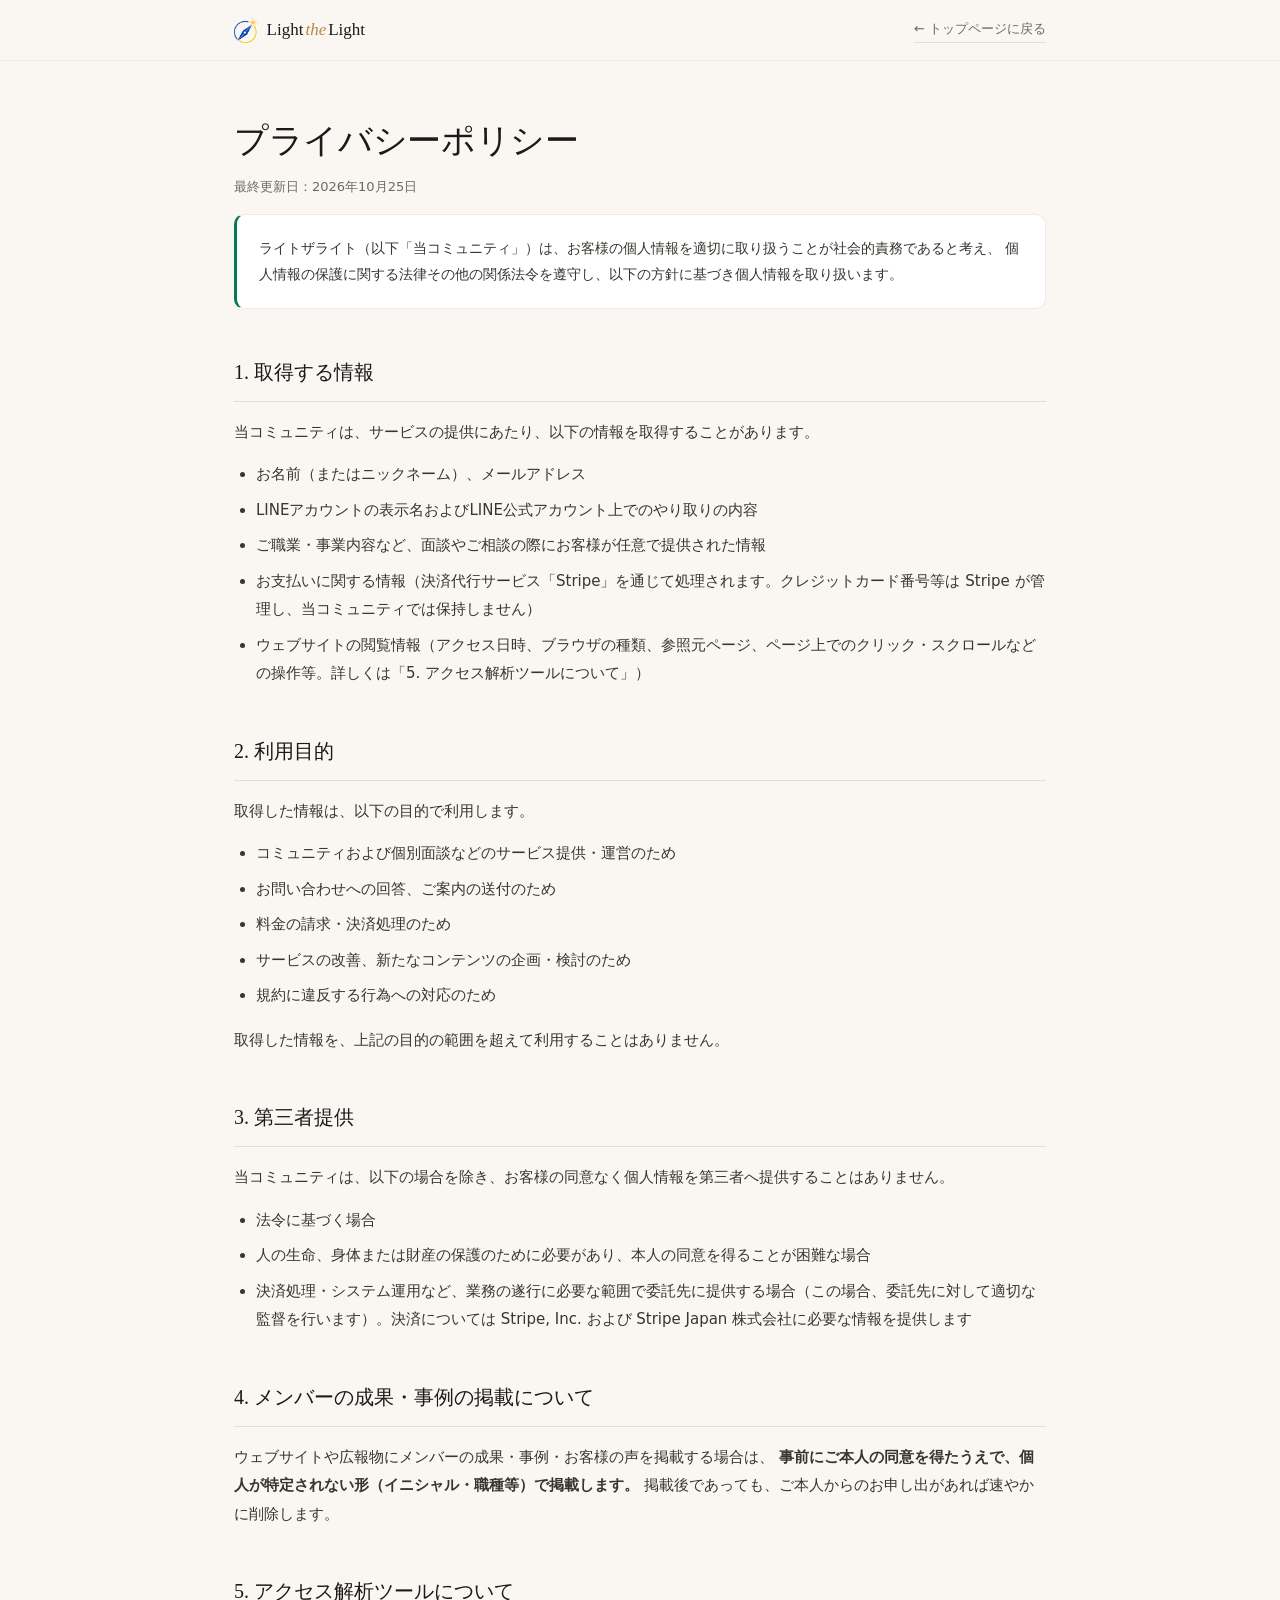
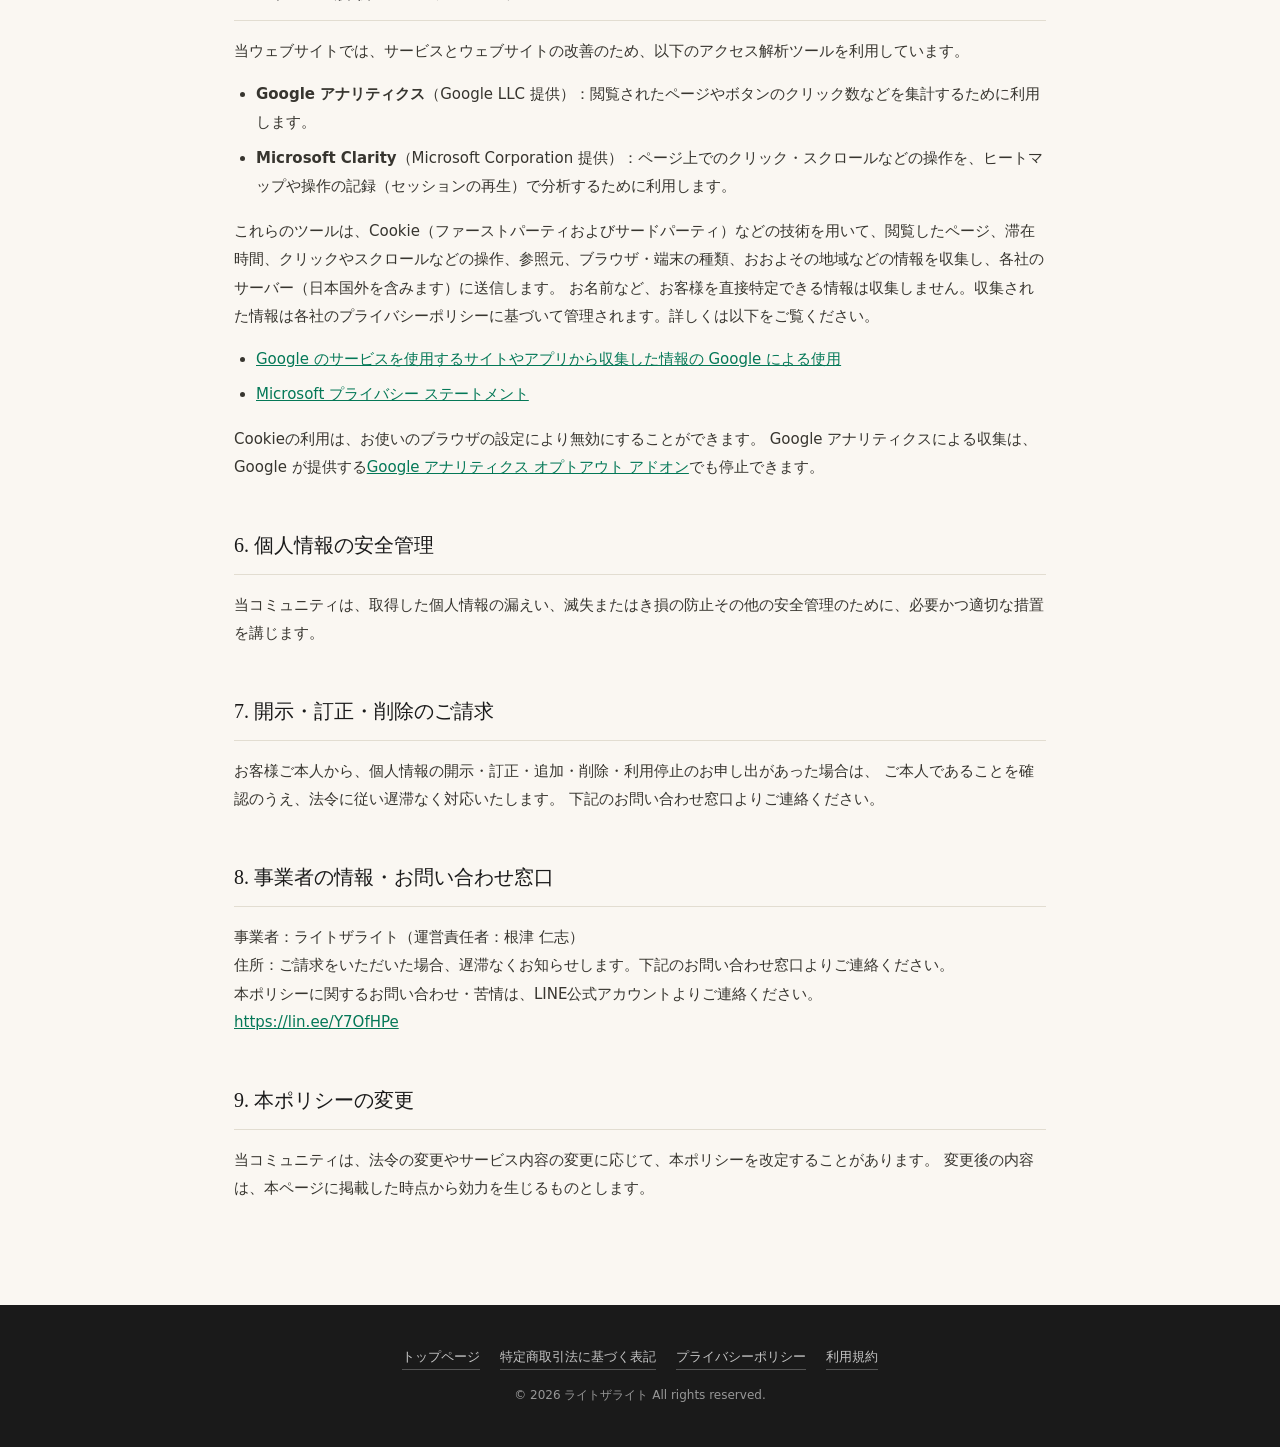
<file: privacy.html>
<!DOCTYPE html>
<html lang="ja">
<head>
    <meta charset="UTF-8">
    <meta name="viewport" content="width=device-width, initial-scale=1.0">
    <meta name="robots" content="noindex">
    <script src="tags.js" async></script>
    <title>プライバシーポリシー | ライトザライト</title>
    <link rel="icon" type="image/png" sizes="64x64" href="favicon-64.png">
    <link rel="icon" href="favicon.ico" sizes="any">
    <!-- 書体は端末のもの（読み込まない。2026-10-25 表示を軽く） -->
    <link rel="stylesheet" href="legal.css">
</head>
<body>

<nav class="l-nav">
    <div class="l-nav-inner">
        <a href="index.html" class="l-logo"><img src="logo-mark.png" alt=""><span>Light<i>the</i>Light</span></a>
        <a href="index.html" class="l-back">← トップページに戻る</a>
    </div>
</nav>

<main class="l-wrap">
    <h1 class="l-title">プライバシーポリシー</h1>
    <p class="l-updated">最終更新日：2026年10月25日</p>

    <div class="l-lead">
        ライトザライト（以下「当コミュニティ」）は、お客様の個人情報を適切に取り扱うことが社会的責務であると考え、
        個人情報の保護に関する法律その他の関係法令を遵守し、以下の方針に基づき個人情報を取り扱います。
    </div>

    <h2 class="l-h2">1. 取得する情報</h2>
    <p>当コミュニティは、サービスの提供にあたり、以下の情報を取得することがあります。</p>
    <ul>
        <li>お名前（またはニックネーム）、メールアドレス</li>
        <li>LINEアカウントの表示名およびLINE公式アカウント上でのやり取りの内容</li>
        <li>ご職業・事業内容など、面談やご相談の際にお客様が任意で提供された情報</li>
        <li>お支払いに関する情報（決済代行サービス「Stripe」を通じて処理されます。クレジットカード番号等は Stripe が管理し、当コミュニティでは保持しません）</li>
        <li>ウェブサイトの閲覧情報（アクセス日時、ブラウザの種類、参照元ページ、ページ上でのクリック・スクロールなどの操作等。詳しくは「5. アクセス解析ツールについて」）</li>
    </ul>

    <h2 class="l-h2">2. 利用目的</h2>
    <p>取得した情報は、以下の目的で利用します。</p>
    <ul>
        <li>コミュニティおよび個別面談などのサービス提供・運営のため</li>
        <li>お問い合わせへの回答、ご案内の送付のため</li>
        <li>料金の請求・決済処理のため</li>
        <li>サービスの改善、新たなコンテンツの企画・検討のため</li>
        <li>規約に違反する行為への対応のため</li>
    </ul>
    <p>取得した情報を、上記の目的の範囲を超えて利用することはありません。</p>

    <h2 class="l-h2">3. 第三者提供</h2>
    <p>
        当コミュニティは、以下の場合を除き、お客様の同意なく個人情報を第三者へ提供することはありません。
    </p>
    <ul>
        <li>法令に基づく場合</li>
        <li>人の生命、身体または財産の保護のために必要があり、本人の同意を得ることが困難な場合</li>
        <li>決済処理・システム運用など、業務の遂行に必要な範囲で委託先に提供する場合（この場合、委託先に対して適切な監督を行います）。決済については Stripe, Inc. および Stripe Japan 株式会社に必要な情報を提供します</li>
    </ul>

    <h2 class="l-h2">4. メンバーの成果・事例の掲載について</h2>
    <p>
        ウェブサイトや広報物にメンバーの成果・事例・お客様の声を掲載する場合は、
        <strong>事前にご本人の同意を得たうえで、個人が特定されない形（イニシャル・職種等）で掲載します。</strong>
        掲載後であっても、ご本人からのお申し出があれば速やかに削除します。
    </p>

    <h2 class="l-h2">5. アクセス解析ツールについて</h2>
    <p>当ウェブサイトでは、サービスとウェブサイトの改善のため、以下のアクセス解析ツールを利用しています。</p>
    <ul>
        <li><strong>Google アナリティクス</strong>（Google LLC 提供）：閲覧されたページやボタンのクリック数などを集計するために利用します。</li>
        <li><strong>Microsoft Clarity</strong>（Microsoft Corporation 提供）：ページ上でのクリック・スクロールなどの操作を、ヒートマップや操作の記録（セッションの再生）で分析するために利用します。</li>
    </ul>
    <p>
        これらのツールは、Cookie（ファーストパーティおよびサードパーティ）などの技術を用いて、閲覧したページ、滞在時間、クリックやスクロールなどの操作、参照元、ブラウザ・端末の種類、おおよその地域などの情報を収集し、各社のサーバー（日本国外を含みます）に送信します。
        お名前など、お客様を直接特定できる情報は収集しません。収集された情報は各社のプライバシーポリシーに基づいて管理されます。詳しくは以下をご覧ください。
    </p>
    <ul>
        <li><a href="https://policies.google.com/technologies/partner-sites?hl=ja" target="_blank" rel="noopener">Google のサービスを使用するサイトやアプリから収集した情報の Google による使用</a></li>
        <li><a href="https://www.microsoft.com/ja-jp/privacy/privacystatement" target="_blank" rel="noopener">Microsoft プライバシー ステートメント</a></li>
    </ul>
    <p>
        Cookieの利用は、お使いのブラウザの設定により無効にすることができます。
        Google アナリティクスによる収集は、Google が提供する<a href="https://tools.google.com/dlpage/gaoptout?hl=ja" target="_blank" rel="noopener">Google アナリティクス オプトアウト アドオン</a>でも停止できます。
    </p>

    <h2 class="l-h2">6. 個人情報の安全管理</h2>
    <p>
        当コミュニティは、取得した個人情報の漏えい、滅失またはき損の防止その他の安全管理のために、必要かつ適切な措置を講じます。
    </p>

    <h2 class="l-h2">7. 開示・訂正・削除のご請求</h2>
    <p>
        お客様ご本人から、個人情報の開示・訂正・追加・削除・利用停止のお申し出があった場合は、
        ご本人であることを確認のうえ、法令に従い遅滞なく対応いたします。
        下記のお問い合わせ窓口よりご連絡ください。
    </p>

    <h2 class="l-h2">8. 事業者の情報・お問い合わせ窓口</h2>
    <p>
        事業者：ライトザライト（運営責任者：根津 仁志）<br>
        住所：ご請求をいただいた場合、遅滞なくお知らせします。下記のお問い合わせ窓口よりご連絡ください。<br>
        本ポリシーに関するお問い合わせ・苦情は、LINE公式アカウントよりご連絡ください。<br>
        <a href="https://lin.ee/Y7OfHPe" target="_blank" rel="noopener">https://lin.ee/Y7OfHPe</a>
    </p>

    <h2 class="l-h2">9. 本ポリシーの変更</h2>
    <p>
        当コミュニティは、法令の変更やサービス内容の変更に応じて、本ポリシーを改定することがあります。
        変更後の内容は、本ページに掲載した時点から効力を生じるものとします。
    </p>
</main>

<footer class="l-footer">
    <div class="l-footer-links">
        <a href="index.html">トップページ</a>
        <a href="tokushoho.html">特定商取引法に基づく表記</a>
        <a href="privacy.html">プライバシーポリシー</a>
        <a href="terms.html">利用規約</a>
    </div>
    <p>© 2026 ライトザライト All rights reserved.</p>
</footer>

</body>
</html>
</file>
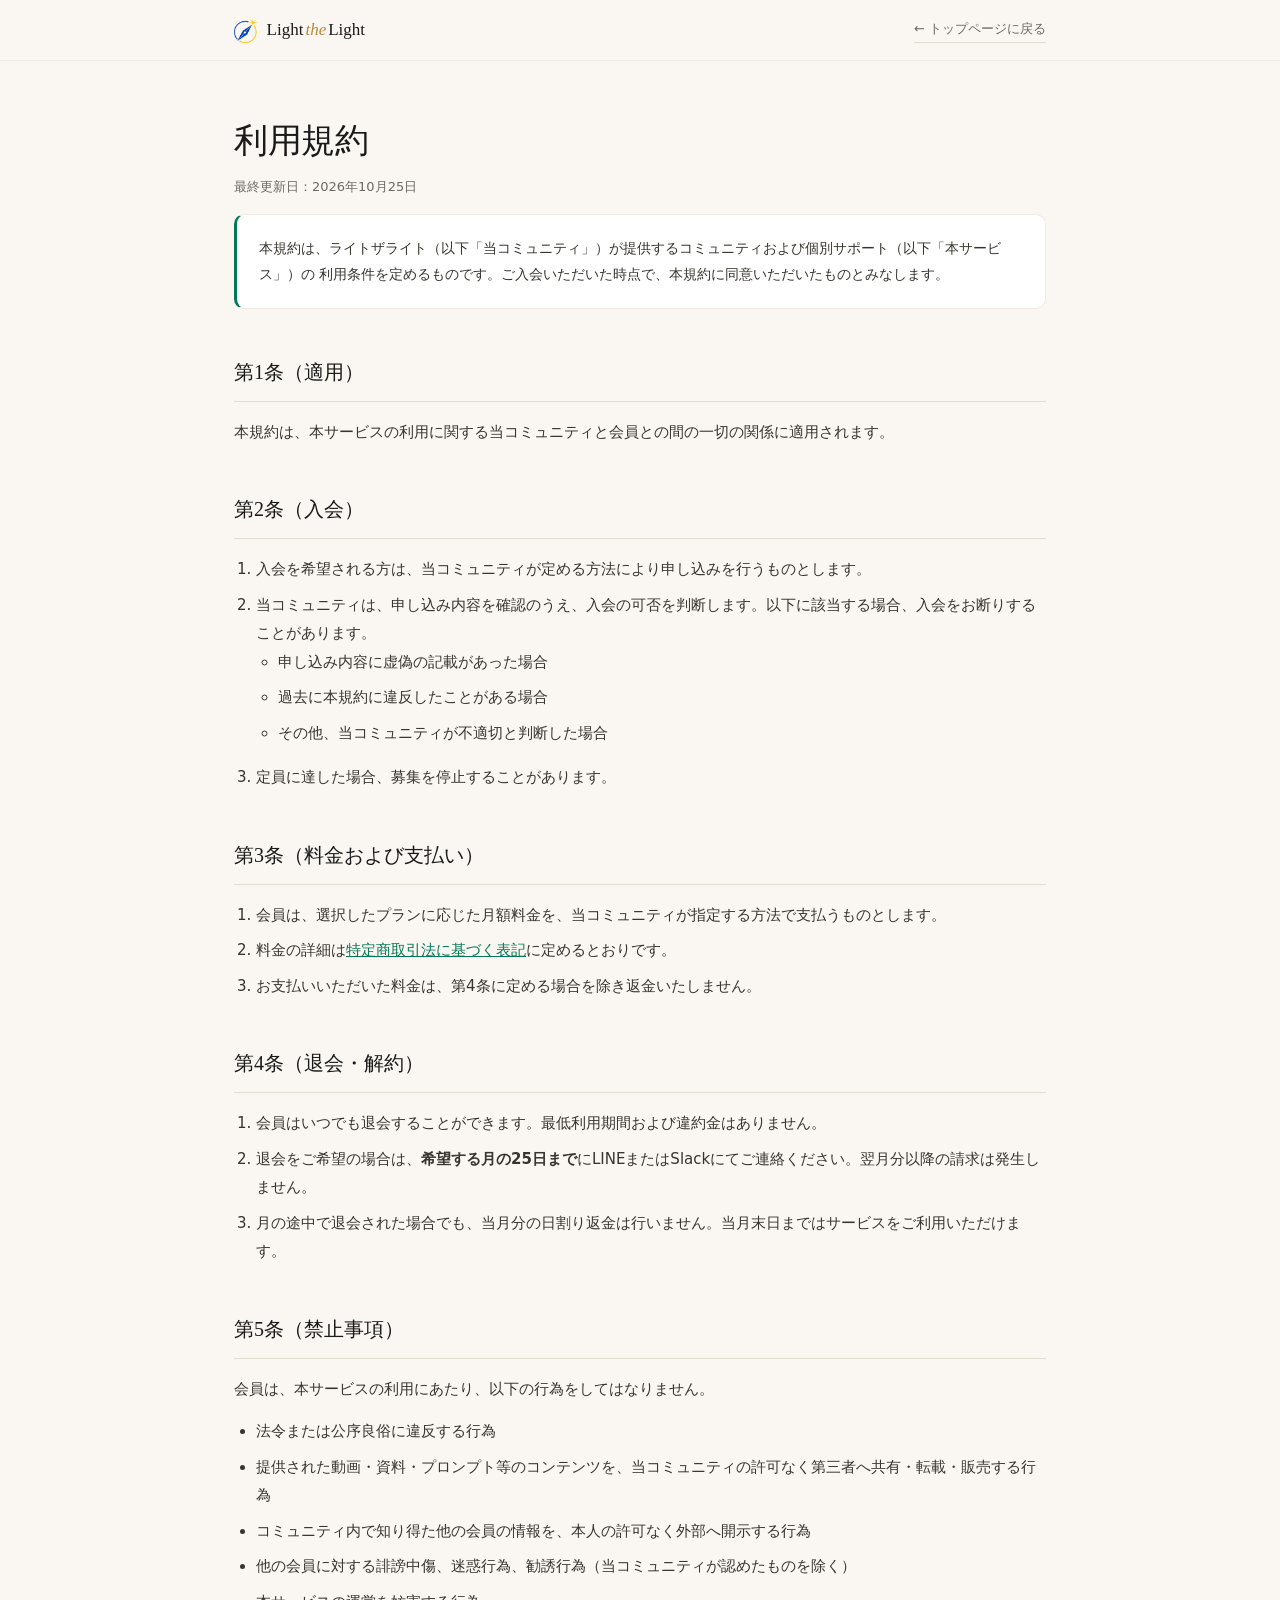
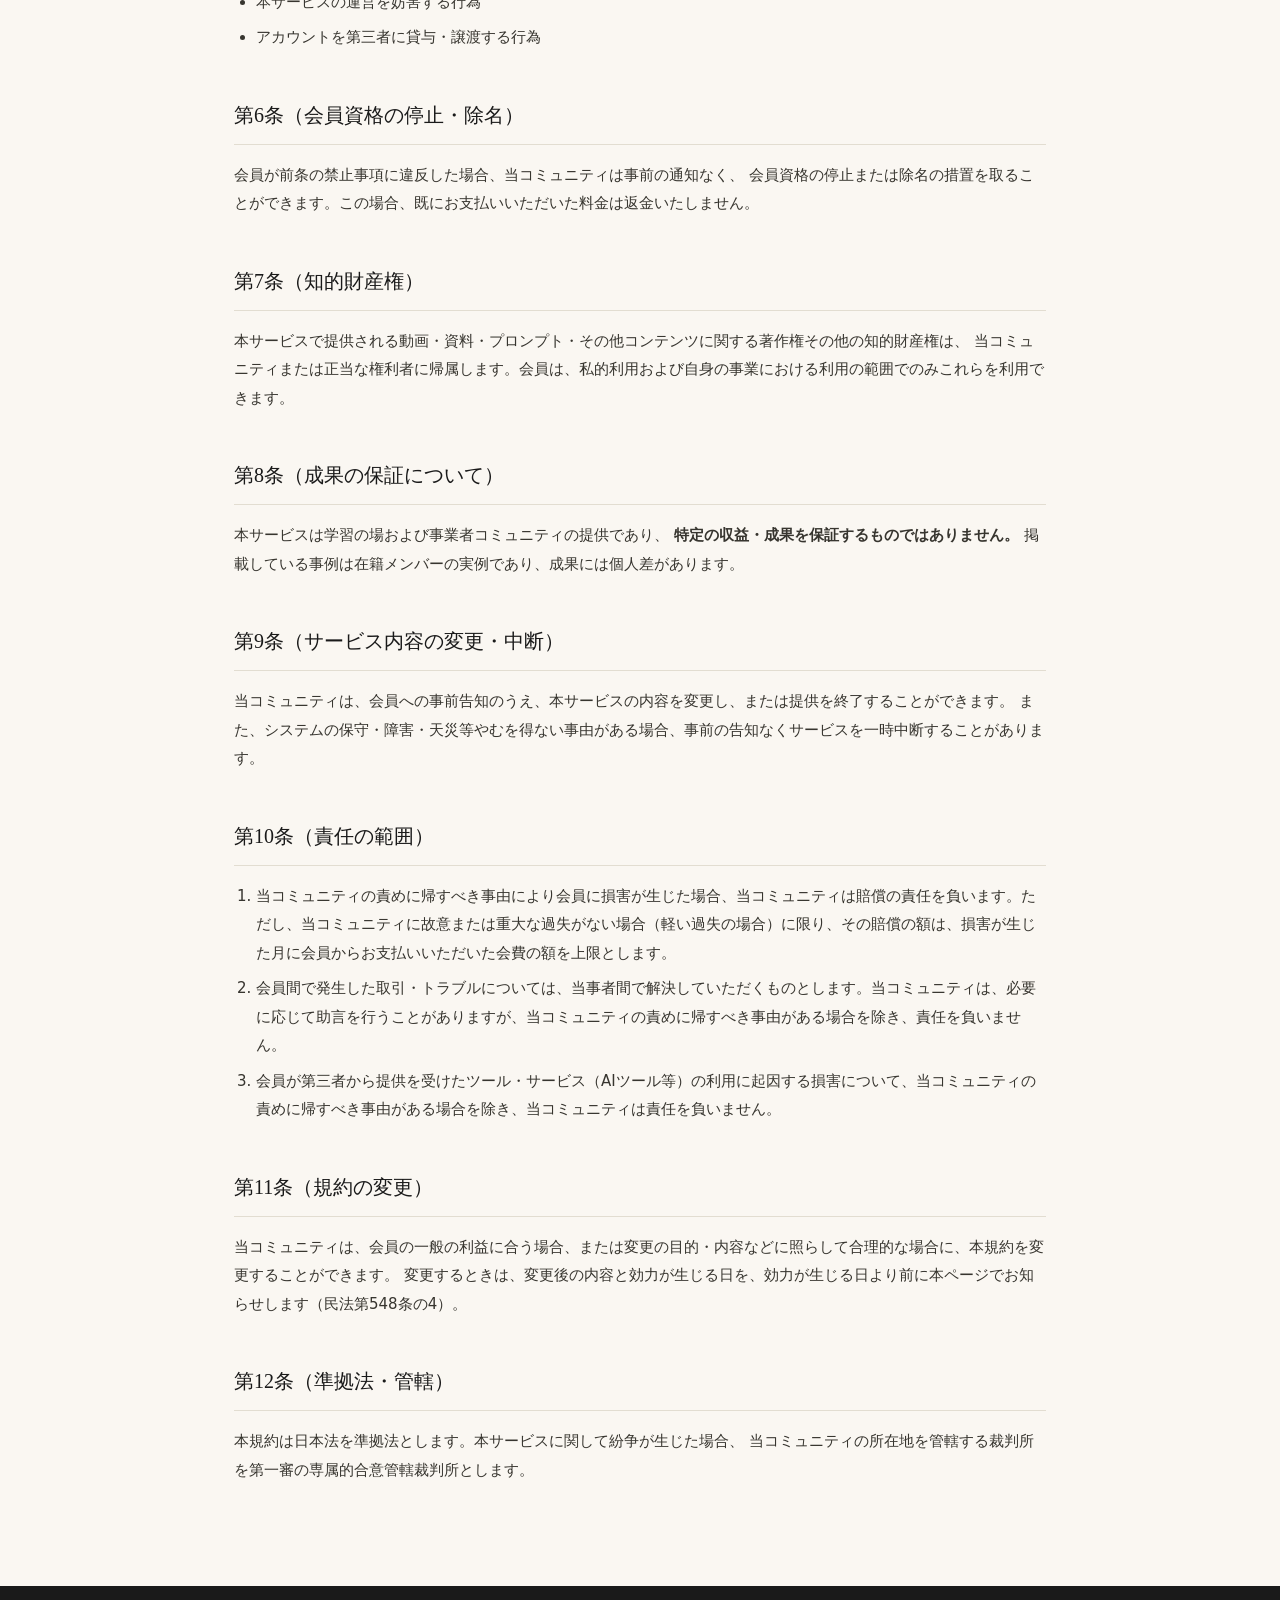
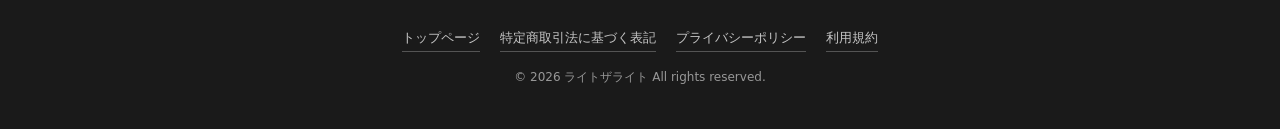
<file: terms.html>
<!DOCTYPE html>
<html lang="ja">
<head>
    <meta charset="UTF-8">
    <meta name="viewport" content="width=device-width, initial-scale=1.0">
    <meta name="robots" content="noindex">
    <script src="tags.js" async></script>
    <title>利用規約 | ライトザライト</title>
    <link rel="icon" type="image/png" sizes="64x64" href="favicon-64.png">
    <link rel="icon" href="favicon.ico" sizes="any">
    <!-- 書体は端末のもの（読み込まない。2026-10-25 表示を軽く） -->
    <link rel="stylesheet" href="legal.css">
</head>
<body>

<nav class="l-nav">
    <div class="l-nav-inner">
        <a href="index.html" class="l-logo"><img src="logo-mark.png" alt=""><span>Light<i>the</i>Light</span></a>
        <a href="index.html" class="l-back">← トップページに戻る</a>
    </div>
</nav>

<main class="l-wrap">
    <h1 class="l-title">利用規約</h1>
    <p class="l-updated">最終更新日：2026年10月25日</p>

    <div class="l-lead">
        本規約は、ライトザライト（以下「当コミュニティ」）が提供するコミュニティおよび個別サポート（以下「本サービス」）の
        利用条件を定めるものです。ご入会いただいた時点で、本規約に同意いただいたものとみなします。
    </div>

    <h2 class="l-h2">第1条（適用）</h2>
    <p>本規約は、本サービスの利用に関する当コミュニティと会員との間の一切の関係に適用されます。</p>

    <h2 class="l-h2">第2条（入会）</h2>
    <ol>
        <li>入会を希望される方は、当コミュニティが定める方法により申し込みを行うものとします。</li>
        <li>当コミュニティは、申し込み内容を確認のうえ、入会の可否を判断します。以下に該当する場合、入会をお断りすることがあります。
            <ul>
                <li>申し込み内容に虚偽の記載があった場合</li>
                <li>過去に本規約に違反したことがある場合</li>
                <li>その他、当コミュニティが不適切と判断した場合</li>
            </ul>
        </li>
        <li>定員に達した場合、募集を停止することがあります。</li>
    </ol>

    <h2 class="l-h2">第3条（料金および支払い）</h2>
    <ol>
        <li>会員は、選択したプランに応じた月額料金を、当コミュニティが指定する方法で支払うものとします。</li>
        <li>料金の詳細は<a href="tokushoho.html">特定商取引法に基づく表記</a>に定めるとおりです。</li>
        <li>お支払いいただいた料金は、第4条に定める場合を除き返金いたしません。</li>
    </ol>

    <h2 class="l-h2">第4条（退会・解約）</h2>
    <ol>
        <li>会員はいつでも退会することができます。最低利用期間および違約金はありません。</li>
        <li>退会をご希望の場合は、<strong>希望する月の25日まで</strong>にLINEまたはSlackにてご連絡ください。翌月分以降の請求は発生しません。</li>
        <li>月の途中で退会された場合でも、当月分の日割り返金は行いません。当月末日まではサービスをご利用いただけます。</li>
    </ol>

    <h2 class="l-h2">第5条（禁止事項）</h2>
    <p>会員は、本サービスの利用にあたり、以下の行為をしてはなりません。</p>
    <ul>
        <li>法令または公序良俗に違反する行為</li>
        <li>提供された動画・資料・プロンプト等のコンテンツを、当コミュニティの許可なく第三者へ共有・転載・販売する行為</li>
        <li>コミュニティ内で知り得た他の会員の情報を、本人の許可なく外部へ開示する行為</li>
        <li>他の会員に対する誹謗中傷、迷惑行為、勧誘行為（当コミュニティが認めたものを除く）</li>
        <li>本サービスの運営を妨害する行為</li>
        <li>アカウントを第三者に貸与・譲渡する行為</li>
    </ul>

    <h2 class="l-h2">第6条（会員資格の停止・除名）</h2>
    <p>
        会員が前条の禁止事項に違反した場合、当コミュニティは事前の通知なく、
        会員資格の停止または除名の措置を取ることができます。この場合、既にお支払いいただいた料金は返金いたしません。
    </p>

    <h2 class="l-h2">第7条（知的財産権）</h2>
    <p>
        本サービスで提供される動画・資料・プロンプト・その他コンテンツに関する著作権その他の知的財産権は、
        当コミュニティまたは正当な権利者に帰属します。会員は、私的利用および自身の事業における利用の範囲でのみこれらを利用できます。
    </p>

    <h2 class="l-h2">第8条（成果の保証について）</h2>
    <p>
        本サービスは学習の場および事業者コミュニティの提供であり、
        <strong>特定の収益・成果を保証するものではありません。</strong>
        掲載している事例は在籍メンバーの実例であり、成果には個人差があります。
    </p>

    <h2 class="l-h2">第9条（サービス内容の変更・中断）</h2>
    <p>
        当コミュニティは、会員への事前告知のうえ、本サービスの内容を変更し、または提供を終了することができます。
        また、システムの保守・障害・天災等やむを得ない事由がある場合、事前の告知なくサービスを一時中断することがあります。
    </p>

    <h2 class="l-h2">第10条（責任の範囲）</h2>
    <ol>
        <li>当コミュニティの責めに帰すべき事由により会員に損害が生じた場合、当コミュニティは賠償の責任を負います。ただし、当コミュニティに故意または重大な過失がない場合（軽い過失の場合）に限り、その賠償の額は、損害が生じた月に会員からお支払いいただいた会費の額を上限とします。</li>
        <li>会員間で発生した取引・トラブルについては、当事者間で解決していただくものとします。当コミュニティは、必要に応じて助言を行うことがありますが、当コミュニティの責めに帰すべき事由がある場合を除き、責任を負いません。</li>
        <li>会員が第三者から提供を受けたツール・サービス（AIツール等）の利用に起因する損害について、当コミュニティの責めに帰すべき事由がある場合を除き、当コミュニティは責任を負いません。</li>
    </ol>

    <h2 class="l-h2">第11条（規約の変更）</h2>
    <p>
        当コミュニティは、会員の一般の利益に合う場合、または変更の目的・内容などに照らして合理的な場合に、本規約を変更することができます。
        変更するときは、変更後の内容と効力が生じる日を、効力が生じる日より前に本ページでお知らせします（民法第548条の4）。
    </p>

    <h2 class="l-h2">第12条（準拠法・管轄）</h2>
    <p>
        本規約は日本法を準拠法とします。本サービスに関して紛争が生じた場合、
        当コミュニティの所在地を管轄する裁判所を第一審の専属的合意管轄裁判所とします。
    </p>
</main>

<footer class="l-footer">
    <div class="l-footer-links">
        <a href="index.html">トップページ</a>
        <a href="tokushoho.html">特定商取引法に基づく表記</a>
        <a href="privacy.html">プライバシーポリシー</a>
        <a href="terms.html">利用規約</a>
    </div>
    <p>© 2026 ライトザライト All rights reserved.</p>
</footer>

</body>
</html>
</file>
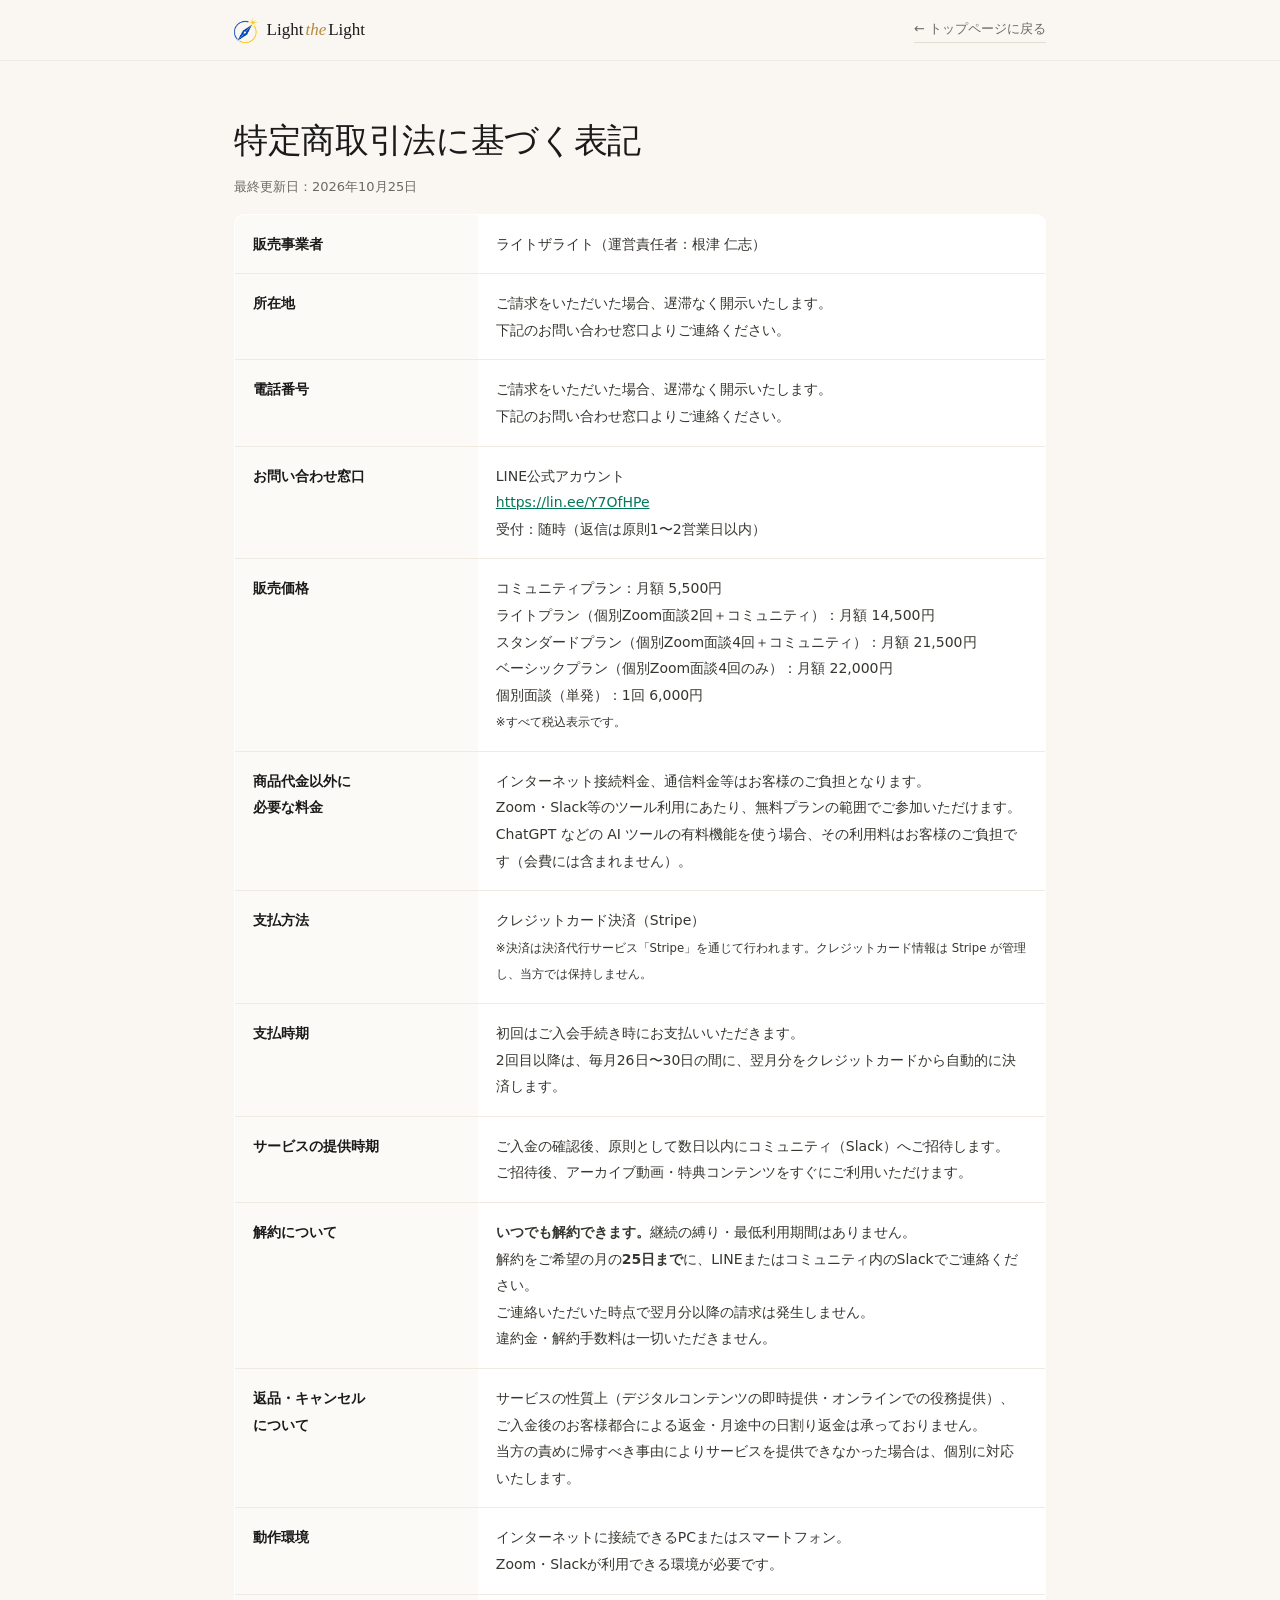
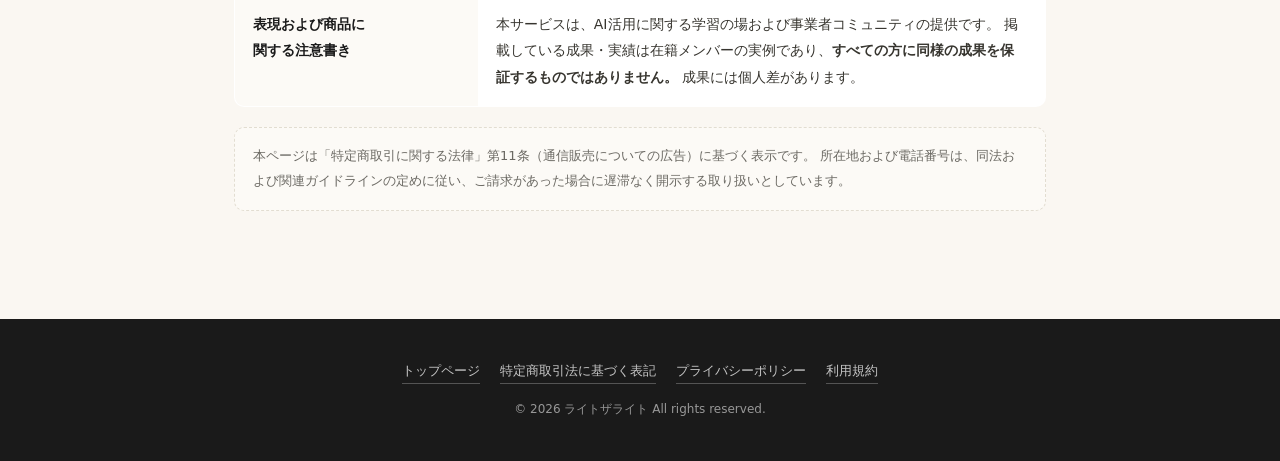
<file: tokushoho.html>
<!DOCTYPE html>
<html lang="ja">
<head>
    <meta charset="UTF-8">
    <meta name="viewport" content="width=device-width, initial-scale=1.0">
    <meta name="robots" content="noindex">
    <script src="tags.js" async></script>
    <title>特定商取引法に基づく表記 | ライトザライト</title>
    <link rel="icon" type="image/png" sizes="64x64" href="favicon-64.png">
    <link rel="icon" href="favicon.ico" sizes="any">
    <!-- 書体は端末のもの（読み込まない。2026-10-25 表示を軽く） -->
    <link rel="stylesheet" href="legal.css">
</head>
<body>

<nav class="l-nav">
    <div class="l-nav-inner">
        <a href="index.html" class="l-logo"><img src="logo-mark.png" alt=""><span>Light<i>the</i>Light</span></a>
        <a href="index.html" class="l-back">← トップページに戻る</a>
    </div>
</nav>

<main class="l-wrap">
    <h1 class="l-title">特定商取引法に基づく表記</h1>
    <p class="l-updated">最終更新日：2026年10月25日</p>

    <table class="l-table">
        <tr>
            <th>販売事業者</th>
            <td>ライトザライト（運営責任者：根津 仁志）</td>
        </tr>
        <tr>
            <th>所在地</th>
            <td>ご請求をいただいた場合、遅滞なく開示いたします。<br>下記のお問い合わせ窓口よりご連絡ください。</td>
        </tr>
        <tr>
            <th>電話番号</th>
            <td>ご請求をいただいた場合、遅滞なく開示いたします。<br>下記のお問い合わせ窓口よりご連絡ください。</td>
        </tr>
        <tr>
            <th>お問い合わせ窓口</th>
            <td>LINE公式アカウント<br>
                <a href="https://lin.ee/Y7OfHPe" target="_blank" rel="noopener">https://lin.ee/Y7OfHPe</a><br>
                受付：随時（返信は原則1〜2営業日以内）
            </td>
        </tr>
        <tr>
            <th>販売価格</th>
            <td>
                コミュニティプラン：月額 5,500円<br>
                ライトプラン（個別Zoom面談2回＋コミュニティ）：月額 14,500円<br>
                スタンダードプラン（個別Zoom面談4回＋コミュニティ）：月額 21,500円<br>
                ベーシックプラン（個別Zoom面談4回のみ）：月額 22,000円<br>
                個別面談（単発）：1回 6,000円<br>
                <small>※すべて税込表示です。</small>
            </td>
        </tr>
        <tr>
            <th>商品代金以外に<br>必要な料金</th>
            <td>インターネット接続料金、通信料金等はお客様のご負担となります。<br>Zoom・Slack等のツール利用にあたり、無料プランの範囲でご参加いただけます。<br>ChatGPT などの AI ツールの有料機能を使う場合、その利用料はお客様のご負担です（会費には含まれません）。</td>
        </tr>
        <tr>
            <th>支払方法</th>
            <td>
                クレジットカード決済（Stripe）<br>
                <small>※決済は決済代行サービス「Stripe」を通じて行われます。クレジットカード情報は Stripe が管理し、当方では保持しません。</small>
            </td>
        </tr>
        <tr>
            <th>支払時期</th>
            <td>初回はご入会手続き時にお支払いいただきます。<br>2回目以降は、毎月26日〜30日の間に、翌月分をクレジットカードから自動的に決済します。</td>
        </tr>
        <tr>
            <th>サービスの提供時期</th>
            <td>ご入金の確認後、原則として数日以内にコミュニティ（Slack）へご招待します。<br>ご招待後、アーカイブ動画・特典コンテンツをすぐにご利用いただけます。</td>
        </tr>
        <tr>
            <th>解約について</th>
            <td>
                <strong>いつでも解約できます。</strong>継続の縛り・最低利用期間はありません。<br>
                解約をご希望の月の<strong>25日まで</strong>に、LINEまたはコミュニティ内のSlackでご連絡ください。<br>
                ご連絡いただいた時点で翌月分以降の請求は発生しません。<br>
                違約金・解約手数料は一切いただきません。
            </td>
        </tr>
        <tr>
            <th>返品・キャンセル<br>について</th>
            <td>
                サービスの性質上（デジタルコンテンツの即時提供・オンラインでの役務提供）、
                ご入金後のお客様都合による返金・月途中の日割り返金は承っておりません。<br>
                当方の責めに帰すべき事由によりサービスを提供できなかった場合は、個別に対応いたします。
            </td>
        </tr>
        <tr>
            <th>動作環境</th>
            <td>インターネットに接続できるPCまたはスマートフォン。<br>Zoom・Slackが利用できる環境が必要です。</td>
        </tr>
        <tr>
            <th>表現および商品に<br>関する注意書き</th>
            <td>
                本サービスは、AI活用に関する学習の場および事業者コミュニティの提供です。
                掲載している成果・実績は在籍メンバーの実例であり、<strong>すべての方に同様の成果を保証するものではありません。</strong>
                成果には個人差があります。
            </td>
        </tr>
    </table>

    <div class="l-note">
        本ページは「特定商取引に関する法律」第11条（通信販売についての広告）に基づく表示です。
        所在地および電話番号は、同法および関連ガイドラインの定めに従い、ご請求があった場合に遅滞なく開示する取り扱いとしています。
    </div>
</main>

<footer class="l-footer">
    <div class="l-footer-links">
        <a href="index.html">トップページ</a>
        <a href="tokushoho.html">特定商取引法に基づく表記</a>
        <a href="privacy.html">プライバシーポリシー</a>
        <a href="terms.html">利用規約</a>
    </div>
    <p>© 2026 ライトザライト All rights reserved.</p>
</footer>

</body>
</html>
</file>
<file: lp.css>
/* Light the Light — 夜の灯りで始まり、明るい本文で読ませ、夜の灯りで終わる。設計は docs/redesign-2026-10.md */
:root{
  --night:#0B1426;--night-2:#13213D;--night-3:#1B2C4F;--lamp:#F2C14E;--lamp-soft:#E9D9B0;--ivory:#F6F1E6;--ivory-2:#C9CED9;--mist:#9AA3B5;
  --paper:#FBF8F2;--paper-2:#F3EEE4;--white:#fff;--ink:#1C2230;--ink-2:#4A5162;--line:#E2DCCF;
  --green:#0A6B50;--green-dark:#085640;--gold-ink:#8A6420;--alert:#B8352A;--compass:#2150B8;
  --sans:'Hiragino Sans','Hiragino Kaku Gothic ProN','Yu Gothic UI','Yu Gothic Medium',YuGothic,Meiryo,system-ui,sans-serif;--serif:'Shippori Mincho B1','Noto Serif JP',serif;--latin:'Cormorant Garamond','Shippori Mincho B1',serif;
  --radius:18px;--shadow:0 30px 60px -32px rgba(11,20,38,.35);--container:1180px;--gutter:20px
}
*,*::before,*::after{box-sizing:border-box}
html{scroll-behavior:smooth;scroll-padding-top:88px;-webkit-text-size-adjust:100%}
body{margin:0;color:var(--ink);background:var(--paper);font-family:var(--sans);font-size:16px;line-height:1.9;-webkit-font-smoothing:antialiased}
h1,h2,h3,h4,p,figure,blockquote,ol,ul{margin:0}
h1,h2,h3{font-weight:700;line-height:1.5;word-break:keep-all;word-break:auto-phrase;overflow-wrap:anywhere;text-wrap:pretty;line-break:strict;font-feature-settings:"palt"}
ul,ol{padding:0;list-style:none}
a{color:inherit;text-decoration:none}
img{display:block;max-width:100%;height:auto}
button{font:inherit;color:inherit;cursor:pointer}
button,a{-webkit-tap-highlight-color:transparent}
:focus-visible{outline:3px solid var(--lamp);outline-offset:4px;border-radius:6px}
::selection{background:#F7E3A8;color:var(--ink)}
[hidden]{display:none!important}
strong{font-weight:700}
em{font-style:normal}
small{font-size:14px}
.container{width:100%;max-width:calc(var(--container) + var(--gutter) * 2);margin:0 auto;padding:0 var(--gutter)}
.skip-link{position:fixed;left:12px;top:-80px;z-index:200;min-height:44px;display:inline-flex;align-items:center;padding:0 16px;background:var(--lamp);color:var(--night);border-radius:8px;font-weight:700}
.skip-link:focus{top:12px}
.sp-only{display:none}
@media (max-width:600px){.sp-only{display:inline}.pc-only{display:none}.eyebrow-sep{display:none}}

/* ---------- ボタンとリンク ---------- */
.button{display:inline-flex;align-items:center;justify-content:center;gap:14px;min-height:56px;padding:0 30px;white-space:nowrap;border-radius:999px;background:var(--green);color:var(--white);font-weight:700;font-size:16px;letter-spacing:.04em;box-shadow:0 14px 30px -16px rgba(10,107,80,.7);transition:transform .25s ease,background .25s ease,box-shadow .25s ease}
.button span{font-size:18px;line-height:1}
.button:hover{background:var(--green-dark);transform:translateY(-2px)}
.button-small{min-height:44px;padding:0 20px;font-size:14px;gap:10px;box-shadow:none}
.button-lamp{background:var(--lamp);color:var(--night);box-shadow:0 0 0 1px rgba(242,193,78,.4),0 18px 44px -14px rgba(242,193,78,.65)}
.button-lamp:hover{background:#F7D27A}
.button-outline{background:var(--white);color:var(--green);border:2px solid var(--green);box-shadow:none}
.button-outline:hover{background:#EEF6F2}
.text-link{display:inline-flex;align-items:center;gap:8px;min-height:44px;font-weight:700;color:var(--green);border-bottom:1px solid currentColor;line-height:1.4;padding-top:2px}
.text-link span{transition:transform .25s ease}
.text-link:hover span{transform:translate(2px,2px)}
.text-link-night{color:var(--ivory)}
.cta-nudge{color:var(--alert);font-size:14px;font-weight:700;letter-spacing:.04em;margin-bottom:10px}
.round-button{width:48px;height:48px;border-radius:50%;border:1px solid var(--line);background:var(--white);font-size:18px;display:inline-grid;place-items:center;transition:background .2s,border-color .2s}
.round-button:hover{border-color:var(--ink);background:var(--paper-2)}
.round-button:disabled{opacity:.35;cursor:default}

/* ---------- 見出しの型 ---------- */
.section{padding:clamp(72px,10vw,140px) 0}
.kicker{display:flex;align-items:center;gap:12px;color:var(--gold-ink);font-size:14px;font-weight:700;letter-spacing:.12em;margin-bottom:18px}
.kicker span{font-family:var(--latin);font-style:italic;font-weight:500;font-size:26px;letter-spacing:0;line-height:1}
.kicker::after{content:"";width:48px;height:1px;background:currentColor;opacity:.6}
.section-heading{max-width:760px;margin-bottom:clamp(40px,6vw,64px)}
.section-heading h2,.walls-head h2,.between h2{font-family:var(--serif);font-size:clamp(1.85rem,1.15rem + 2.4vw,2.95rem);line-height:1.45;letter-spacing:.04em;color:var(--ink)}
.section-heading>p:not(.kicker){margin-top:22px;color:var(--ink-2);font-size:17px;word-break:auto-phrase;text-wrap:pretty}
.nowrap{white-space:nowrap}
.work-grid p,.session-lead,.session-note p,.fit-card li,.walls-list p,.quote-card blockquote,.check-list small,.final-cta h2+p,.founder-copy>p{word-break:auto-phrase;text-wrap:pretty}
.split-heading{max-width:none;display:grid;grid-template-columns:1fr minmax(0,420px);gap:32px;align-items:end}
.split-heading>p{margin:0!important}
@media (max-width:760px){.split-heading{grid-template-columns:1fr;gap:18px}}
.note{margin-top:22px;font-size:14px;color:var(--ink-2)}

/* ---------- ヘッダー（夜の上では紺、スクロール後は明るく） ---------- */
.site-header{position:fixed;inset:0 0 auto;z-index:50;background:rgba(11,20,38,.94);color:var(--ivory);transition:background .35s ease,color .35s ease,box-shadow .35s ease}
.site-header.is-light{background:rgba(251,248,242,.96);color:var(--ink);box-shadow:0 1px 0 var(--line)}
.header-inner{max-width:calc(var(--container) + 40px);margin:0 auto;padding:0 20px;height:72px;display:flex;align-items:center;gap:28px}
.brand{display:inline-flex;align-items:center;gap:12px;min-height:44px}
.brand img{width:36px;height:auto}
.brand-text{display:flex;flex-direction:column;line-height:1.1}
.brand-word{font-family:var(--latin);font-size:22px;font-weight:500;letter-spacing:.02em;white-space:nowrap}
.brand i{font-style:italic;color:var(--lamp)}
.is-light .brand i{color:var(--gold-ink)}
.brand small{font-family:var(--sans);font-size:12px;letter-spacing:.2em;margin-top:3px;opacity:.85}
.main-nav{margin-left:auto;display:flex;gap:4px}
.main-nav a{min-height:44px;display:inline-flex;align-items:center;padding:0 12px;font-size:14px;font-weight:500;border-radius:999px;transition:background .2s}
.main-nav a:hover{background:rgba(255,255,255,.08)}
.is-light .main-nav a:hover{background:var(--paper-2)}
.main-nav a[aria-current]{color:var(--lamp)}
.is-light .main-nav a[aria-current]{color:var(--green)}
.reading-progress{height:2px;background:transparent}
.reading-progress span{display:block;height:100%;background:var(--lamp);transform-origin:left;transform:scaleX(0)}
@media (max-width:980px){.main-nav{display:none}.header-inner{justify-content:space-between}}
@media (max-width:600px){.header-inner{height:64px;gap:12px}.brand-word{font-size:19px}}

/* ---------- 最初の画面（夜） ---------- */
.hero{position:relative;background:var(--night);color:var(--ivory);min-height:min(100svh,940px);display:flex;flex-direction:column;justify-content:center;padding:132px 0 92px;overflow:hidden;isolation:isolate}
.hero-media{position:absolute;inset:0;z-index:-1}
.hero-media img{width:100%;height:100%;object-fit:cover;object-position:70% center;animation:hero-settle 2.6s cubic-bezier(.2,.7,.2,1) both}
.hero-media::after{content:"";position:absolute;inset:0;background:linear-gradient(90deg,var(--night) 0%,rgba(11,20,38,.96) 30%,rgba(11,20,38,.62) 56%,rgba(11,20,38,.12) 100%),linear-gradient(0deg,var(--night) 0%,rgba(11,20,38,0) 28%)}
.hero-lights{position:absolute;inset:0;width:100%;height:100%;pointer-events:none;mix-blend-mode:screen}
.hero-inner{position:relative}
.hero-eyebrow{display:inline-flex;align-items:flex-start;gap:12px;line-height:1.6;font-size:15px;font-weight:700;letter-spacing:.08em;color:var(--lamp-soft);margin-bottom:26px}
.star-dot{width:14px;height:14px;flex:none;margin-top:.3em;background:var(--lamp);clip-path:polygon(50% 0,58% 42%,100% 50%,58% 58%,50% 100%,42% 58%,0 50%,42% 42%);filter:drop-shadow(0 0 6px rgba(242,193,78,.9))}
.hero h1{font-family:var(--serif);font-size:clamp(2.3rem,1.1rem + 4.5vw,4.7rem);line-height:1.32;letter-spacing:.05em;color:var(--ivory);max-width:13em}
.hero h1 span{color:var(--lamp);display:inline-block}
.hero-lead{margin-top:28px;font-size:clamp(16px,.9rem + .4vw,19px);line-height:2;color:var(--ivory-2);max-width:32em}
.hero-facts{display:flex;flex-wrap:wrap;margin-top:36px;max-width:720px}
.hero-facts li{flex:1 1 0;min-width:150px;padding:4px 22px 4px 18px;border-left:1px solid rgba(242,193,78,.45);display:flex;flex-direction:column;gap:2px}
.hero-facts strong{font-family:var(--serif);font-size:24px;color:var(--ivory);letter-spacing:.02em;line-height:1.4}
.hero-facts span{font-size:14px;color:var(--ivory-2);line-height:1.6}
.hero .cta-nudge{color:var(--lamp-soft);margin-top:38px}
.hero-actions{display:flex;flex-wrap:wrap;align-items:center;gap:14px 28px}
.hero-actions .button{min-height:62px;font-size:17px;padding:0 34px}
.hero-micro{margin-top:14px;font-size:14px;color:var(--mist)}
.hero-caption{position:absolute;right:20px;bottom:16px;font-size:12px;color:var(--mist);letter-spacing:.08em}
@keyframes hero-settle{from{transform:scale(1.06)}to{transform:scale(1)}}
@media (max-width:760px){
  .hero{min-height:auto;padding:92px 0 60px;justify-content:flex-start}
  .hero-media img{object-position:72% 30%}
  .hero-media::after{background:linear-gradient(180deg,rgba(11,20,38,.8) 0%,rgba(11,20,38,.9) 45%,var(--night) 100%)}
  .hero-eyebrow{font-size:13px;margin-bottom:16px;letter-spacing:.04em}
  .hero h1{font-size:clamp(1.85rem,.9rem + 5.4vw,2.4rem);line-height:1.4}
  .hero-lead{margin-top:16px;font-size:16px;line-height:1.85}
  .hero-facts{margin-top:20px;flex-direction:column;gap:6px}
  .hero-facts li{flex:none;min-width:0;padding:0 0 0 12px;flex-direction:row;align-items:baseline;gap:10px}
  .hero-facts strong{font-size:17px;white-space:nowrap}
  .hero-facts span{font-size:14px}
  .hero .cta-nudge{margin-top:22px;font-size:13px}
  .hero-actions{gap:4px 20px}
  .hero-actions .button{width:100%;min-height:58px;font-size:16px;padding:0 20px}
}

/* ---------- 01 3つの壁 ---------- */
.flow-caption{max-width:980px;margin:clamp(36px,5vw,56px) auto 0;text-align:center;font-size:14px;font-weight:700;letter-spacing:.12em;color:var(--gold-ink)}
.flow-caption+.session-flow{margin-top:14px}
@media (max-width:860px){.flow-caption{text-align:left}}
.session-flow{margin:clamp(36px,5vw,56px) auto 0;max-width:980px;display:grid;grid-template-columns:repeat(3,1fr);gap:0;border-top:1px solid var(--line);border-bottom:1px solid var(--line)}
.session-flow li{padding:24px 22px;display:flex;flex-direction:column;gap:4px}
.session-flow li+li{border-left:1px solid var(--line)}
.session-flow span{font-size:14px;font-weight:700;color:var(--gold-ink);letter-spacing:.1em}
.session-flow strong{font-family:var(--serif);font-size:1.15rem;line-height:1.6;font-feature-settings:"palt";word-break:auto-phrase}
.session-flow small{color:var(--ink-2)}
@media (max-width:760px){.session-flow{grid-template-columns:1fr}.session-flow li{padding:18px 4px}.session-flow li+li{border-left:0;border-top:1px solid var(--line)}}
.walls-grid{display:grid;grid-template-columns:minmax(0,1fr) minmax(0,1fr);gap:clamp(40px,6vw,96px);align-items:start}
.walls-photo{margin-top:40px;position:relative;border-radius:var(--radius);overflow:hidden;box-shadow:var(--shadow)}
.walls-photo img{aspect-ratio:4/3;object-fit:cover;width:100%}
.walls-photo figcaption{position:absolute;right:12px;bottom:10px;font-size:12px;color:var(--white);background:rgba(11,20,38,.94);padding:2px 10px;border-radius:999px}
.walls-list{padding-top:8px}
.walls-list li{padding:34px 0;border-top:1px solid var(--line)}
.walls-list li:last-child{border-bottom:1px solid var(--line)}
.wall-no{display:inline-block;font-family:var(--serif);font-size:15px;color:var(--gold-ink);letter-spacing:.12em;margin-bottom:8px}
.walls-list h3{font-family:var(--serif);font-size:clamp(1.35rem,1rem + 1vw,1.75rem);color:var(--ink);margin-bottom:10px}
.walls-list p{color:var(--ink-2)}
.walls-bridge{word-break:auto-phrase;font-feature-settings:"palt";letter-spacing:.04em;margin:clamp(56px,8vw,96px) auto 0;max-width:880px;text-align:center;font-family:var(--serif);font-size:clamp(1.3rem,1rem + 1.2vw,1.9rem);line-height:1.8;color:var(--ink)}
.walls-bridge strong{background:linear-gradient(transparent 62%,rgba(242,193,78,.45) 62%)}
@media (max-width:860px){.walls-grid{grid-template-columns:1fr}.walls-photo{margin-top:28px}.walls-bridge{text-align:left}}

/* ---------- 02 参加の目安 ---------- */
.fit{background:var(--paper)}
.fit-grid{display:grid;grid-template-columns:1fr 1fr;gap:24px}
.fit-card{padding:clamp(28px,4vw,44px);border-radius:var(--radius);background:var(--white)}
.fit-yes{border:1px solid var(--line);border-top:4px solid var(--green)}
.fit-no{background:var(--paper-2);border:1px solid #DDD5C5}
.fit-card h3{display:flex;align-items:center;gap:12px;font-family:var(--serif);font-size:1.5rem;margin-bottom:18px}
.fit-yes h3 span{color:var(--green)}
.fit-no h3 span{color:var(--gold-ink)}
.fit-card li{position:relative;padding:14px 0 14px 28px;border-top:1px dashed #D9D1C1;font-size:17px}
.fit-card li::before{content:"";position:absolute;left:4px;top:26px;width:10px;height:10px;border-radius:50%;background:var(--green)}
.fit-no li::before{background:transparent;border:2px solid var(--gold-ink)}
.fit-card li small{display:block;color:var(--ink-2);margin-top:2px}
@media (max-width:760px){.fit-grid{grid-template-columns:1fr}}

/* ---------- 03 グルコン ---------- */
.schedule-band{position:relative;background:var(--night);color:var(--ivory);padding:clamp(56px,7vw,88px) 0;overflow:hidden;isolation:isolate}
.schedule-band>img{position:absolute;inset:0;width:100%;height:100%;object-fit:cover;object-position:center 88%;z-index:-1;opacity:.75}
.schedule-band::before{content:"";position:absolute;inset:0;z-index:-1;background:linear-gradient(90deg,rgba(11,20,38,.75),rgba(11,20,38,.25) 60%,rgba(11,20,38,.6))}
.schedule-inner{display:grid;grid-template-columns:repeat(3,1fr);gap:24px}
.schedule-item{display:flex;flex-direction:column;gap:4px;padding-left:22px;border-left:1px solid rgba(242,193,78,.5)}
.schedule-label{font-size:14px;letter-spacing:.2em;color:var(--lamp-soft)}
.schedule-item strong{font-family:var(--serif);font-size:clamp(2.2rem,1.4rem + 2.6vw,3.6rem);line-height:1.2;color:var(--ivory);letter-spacing:.02em}
.schedule-item strong small{font-size:.5em}
.schedule-item>span:last-child{font-size:15px;color:var(--ivory-2)}
@media (max-width:760px){.schedule-inner{grid-template-columns:1fr;gap:28px}}
.learning-path{display:grid;grid-template-columns:300px minmax(0,1fr);gap:32px;margin-top:clamp(48px,6vw,72px)}
.step-tabs{display:flex;flex-direction:column;gap:10px}
.step-tab{display:flex;align-items:center;gap:16px;width:100%;min-height:76px;padding:14px 18px;border:1px solid var(--line);border-radius:14px;background:transparent;text-align:left;transition:background .25s,border-color .25s,box-shadow .25s}
.step-tab>span:nth-child(2){display:flex;flex-direction:column;font-weight:700;font-size:17px;line-height:1.5}
.step-tab small{font-size:14px;font-weight:400;color:var(--ink-2)}
.step-number{font-family:var(--latin);font-style:italic;font-size:30px;color:var(--gold-ink);line-height:1;min-width:38px}
.step-tab[aria-selected="true"]{background:var(--white);border-color:var(--ink)}
.step-panel{background:var(--white);border-radius:var(--radius);padding:clamp(28px,4vw,52px);border:1px solid var(--line)}
.step-panel+.step-panel{margin-top:24px}
.js .step-panel+.step-panel{margin-top:0}
.panel-kicker{font-size:14px;font-weight:700;color:var(--gold-ink);letter-spacing:.1em;margin-bottom:12px}
.step-panel h3{font-family:var(--serif);font-size:clamp(1.45rem,1rem + 1.4vw,2.1rem);margin-bottom:18px}
.step-panel>p:not(.panel-kicker):not(.panel-tip){color:var(--ink-2)}
.check-list{margin-top:20px;display:grid;gap:10px}
.check-list li{position:relative;padding-left:30px}
.check-list li::before{content:"";position:absolute;left:2px;top:.62em;width:14px;height:8px;border-left:2px solid var(--green);border-bottom:2px solid var(--green);transform:rotate(-45deg)}
.check-list small{display:block;color:var(--ink-2)}
.panel-tip{margin-top:24px;padding:14px 18px;background:var(--paper-2);border-radius:12px;font-size:15px;color:var(--ink)}
@media (max-width:860px){
  .learning-path{grid-template-columns:1fr;gap:18px}
  .step-tabs{flex-direction:row;overflow-x:auto;scrollbar-width:none;margin:0 calc(var(--gutter) * -1);padding:4px var(--gutter)}
  .step-tabs::-webkit-scrollbar{display:none}
  .step-tab{flex:0 0 auto;width:auto;min-height:64px;padding:10px 16px}
  .step-number{font-size:24px;min-width:28px}
}
.market-details{margin-top:28px;border-top:1px solid var(--line);border-bottom:1px solid var(--line)}
.market-details summary,.more-stories summary,.other-plans summary{display:flex;align-items:center;justify-content:space-between;gap:16px;min-height:60px;padding:8px 4px;font-weight:700;cursor:pointer;list-style:none}
.market-details summary::-webkit-details-marker,.more-stories summary::-webkit-details-marker,.other-plans summary::-webkit-details-marker{display:none}
summary>span[aria-hidden]:last-child{font-size:22px;transition:transform .25s;color:var(--gold-ink)}
details[open]>summary>span[aria-hidden]:last-child{transform:rotate(45deg)}
.market-body{padding:0 4px 22px;color:var(--ink-2)}
.market-body .text-link{margin-top:10px;font-size:14px}

/* ---------- 04 勉強会の中身（横スワイプ） ---------- */
.sessions{background:var(--paper-2);overflow:hidden}
.session-grid{display:grid;grid-template-columns:repeat(3,minmax(0,1fr));gap:24px}
.session{display:flex;flex-direction:column;border-radius:var(--radius);background:var(--white);border:1px solid var(--line);overflow:hidden;box-shadow:0 22px 40px -30px rgba(11,20,38,.45)}
.session-shot{order:-1;aspect-ratio:16/9;overflow:hidden;background:var(--white);border-bottom:1px solid var(--line)}
.session-shot img{width:100%;height:100%;object-fit:cover;object-position:top}
.session-body{flex:1;display:flex;flex-direction:column;gap:6px;padding:20px 22px 22px}
.session-body time{font-family:var(--serif);font-weight:700;font-size:15px;letter-spacing:.06em;color:var(--gold-ink)}
.session-body h3{font-family:var(--serif);font-size:1.15rem;line-height:1.6}
.session-lead{font-size:15px;line-height:1.8;color:var(--ink-2)}
.session-link{align-self:flex-start;margin-top:auto;font-size:15px}
.session-note{position:relative;overflow:hidden;display:flex;flex-direction:column;justify-content:center;gap:12px;padding:30px 28px;border-radius:var(--radius);background:var(--night);color:var(--ivory)}
.session-note::after{content:"";position:absolute;right:-30px;top:-30px;width:140px;height:140px;background:radial-gradient(circle,rgba(242,193,78,.35),transparent 70%);pointer-events:none}
.session-note-label{font-family:var(--latin);font-style:italic;font-size:26px;line-height:1;color:var(--lamp)}
.session-note h3{font-family:var(--serif);font-size:1.3rem;line-height:1.55;color:var(--ivory)}
.session-note p:not(.session-note-label){font-size:15px;line-height:1.85;color:var(--ivory-2)}
.session-note .text-link{align-self:flex-start}
@media (max-width:960px){.session-grid{grid-template-columns:repeat(2,minmax(0,1fr))}}
/* スマホは横長のカード：日付とテーマは全幅で上に、その下に小さな画面と1行を並べ、最後にnoteへのリンク */
@media (max-width:600px){.session-grid{grid-template-columns:1fr;gap:14px}.session{display:grid;grid-template-columns:104px minmax(0,1fr);grid-template-areas:"date date" "title title" "shot lead" "link link";column-gap:14px;row-gap:6px;padding:16px}.session-body{display:contents}.session-shot{grid-area:shot;align-self:start;margin-top:6px;border:1px solid var(--line);border-radius:8px}.session-body time{grid-area:date;font-size:14px;line-height:1.5}.session-body h3{grid-area:title;font-size:1.05rem;line-height:1.55}.session-lead{grid-area:lead;margin-top:6px;font-size:14px;line-height:1.75}.session-link{grid-area:link;justify-self:start;margin-top:0}.session-note{padding:24px 20px;gap:10px}.session-note h3{font-size:1.15rem}}

/* ---------- 途中の行動の促し ---------- */
.inline-cta{margin-top:clamp(48px,6vw,72px);display:flex;align-items:center;justify-content:space-between;gap:24px 40px;flex-wrap:wrap;padding:clamp(28px,4vw,40px) clamp(24px,4vw,48px);border-radius:var(--radius);background:var(--white);border:1px solid var(--line)}
.inline-cta>p{font-family:var(--serif);font-size:clamp(1.15rem,1rem + .6vw,1.4rem);line-height:1.7}
.cta-stack{display:flex;flex-direction:column;align-items:flex-start}
@media (max-width:600px){.cta-stack,.cta-stack .button{width:100%}.button{padding:0 18px;gap:10px;font-size:15px}.inline-cta{padding:26px 20px}.media-link-list a{width:100%;justify-content:space-between}}

/* ---------- 05 勉強会の合間 ---------- */
.between{padding:clamp(72px,8vw,110px) 0;background:var(--paper-2)}
.between-grid{display:grid;grid-template-columns:minmax(0,.9fr) minmax(0,1.1fr);gap:clamp(32px,6vw,80px);align-items:start}
.between-items{display:grid;gap:18px}
.between-items article{padding:26px 28px;border-radius:var(--radius);border:1px solid var(--line);background:var(--white)}
.between-items h3{font-size:18px;margin-bottom:8px}
.between-items p{color:var(--ink-2)}
@media (max-width:860px){.between-grid{grid-template-columns:1fr}}

/* ---------- 06 メンバーの声 ---------- */
.results{background:var(--paper)}
.story-grid{display:grid;grid-template-columns:1.25fr 1fr 1fr;gap:20px}
.quote-card{display:flex;flex-direction:column;gap:18px;padding:30px 28px;border-radius:var(--radius);background:var(--white);border:1px solid var(--line)}
.quote-featured{background:var(--night);color:var(--ivory);border-color:var(--night)}
.story-label{font-size:14px;font-weight:700;color:var(--gold-ink);letter-spacing:.06em}
.quote-featured .story-label{color:var(--lamp-soft)}
.quote-card blockquote{font-size:16px;line-height:1.95}
.quote-card blockquote em{font-weight:700;background:linear-gradient(transparent 64%,rgba(242,193,78,.42) 64%)}
.quote-featured blockquote em{background:none;color:var(--lamp)}
.quote-card figcaption{margin-top:auto;display:flex;align-items:center;gap:12px;font-size:15px;font-weight:700}
.quote-card figcaption small{display:block;font-weight:400;color:var(--ink-2)}
.quote-featured figcaption small{color:var(--ivory-2)}
.avatar-letter{width:44px;height:44px;border-radius:50%;display:grid;place-items:center;background:var(--paper-2);font-family:var(--serif);color:var(--ink);flex:none}
.quote-featured .avatar-letter{background:var(--night-3);color:var(--lamp)}
.more-stories{margin-top:20px;border-top:1px solid #D9D1C1;border-bottom:1px solid #D9D1C1}
.extra-story-grid{display:grid;grid-template-columns:1fr 1fr;gap:16px;padding-bottom:20px}
.extra-story-grid .quote-card{box-shadow:none;border:1px solid var(--line)}
.extra-story-grid figcaption{font-weight:500;font-size:14px;color:var(--ink-2)}
.work-stories{margin-top:56px}
.work-stories h3{font-family:var(--serif);font-size:1.5rem;margin-bottom:20px}
.work-grid{display:grid;grid-template-columns:repeat(4,1fr);gap:16px}
.work-grid article{padding:22px;border-radius:14px;background:var(--white);border:1px solid var(--line)}
.work-person{font-size:14px;color:var(--ink-2);margin-bottom:8px}
.work-grid strong{color:var(--green)}
@media (max-width:960px){.story-grid{grid-template-columns:1fr}.work-grid{grid-template-columns:1fr 1fr}.extra-story-grid{grid-template-columns:1fr}}
@media (max-width:520px){.work-grid{grid-template-columns:1fr}}
.team-work{margin-top:64px;padding-top:48px;border-top:1px solid var(--line)}
.team-work h3{font-family:var(--serif);font-size:1.5rem;margin-bottom:12px}
.team-work-lead{color:var(--ink-2);font-size:17px;word-break:auto-phrase;text-wrap:pretty}
.team-flow{display:grid;grid-template-columns:repeat(3,1fr);gap:16px;margin-top:28px}
.team-flow li{padding:22px 24px;border-radius:14px;background:var(--white);border:1px solid var(--line)}
.team-flow li>span{font-family:var(--latin);font-style:italic;font-size:32px;color:var(--gold-ink);line-height:1}
.team-flow h4{font-size:18px;font-weight:700;line-height:1.5;margin:10px 0 6px}
.team-flow p{color:var(--ink-2);font-size:15px;word-break:auto-phrase;text-wrap:pretty}
.team-case{margin-top:20px;padding:28px;border-radius:var(--radius);background:var(--paper-2)}
.team-case p:not(.story-label){margin-top:10px;font-size:16px;line-height:1.95;word-break:auto-phrase;text-wrap:pretty}
.team-case strong{color:var(--green)}
.team-case-link a{display:inline-block;margin-left:6px;color:var(--green);font-weight:700;text-decoration:underline;text-underline-offset:4px}
@media (max-width:860px){.team-flow{grid-template-columns:1fr}}
@media (max-width:520px){
  .team-flow{gap:10px}
  .team-flow li{display:grid;grid-template-columns:auto 1fr;column-gap:16px;align-items:baseline;padding:16px 20px}
  .team-flow li>span{grid-row:span 2;font-size:28px}
  .team-flow h4{margin:0}
  .team-case{padding:22px 20px}
}

/* ---------- 07 運営者 ---------- */
.founder{display:grid;grid-template-columns:300px minmax(0,1fr);gap:clamp(28px,5vw,64px);align-items:start}
.founder-photo img{border-radius:var(--radius);box-shadow:var(--shadow);width:100%;aspect-ratio:1;object-fit:cover}
.founder-copy h3{font-family:var(--serif);font-size:2rem}
.founder-copy h3 span{font-size:16px;color:var(--ink-2);margin-left:6px;font-family:var(--sans);font-weight:500}
.founder-role{color:var(--gold-ink);font-weight:700;font-size:15px;margin:4px 0 20px}
.founder-copy>p+p{margin-top:12px}
.founder-copy>p:not(.founder-role){color:var(--ink-2)}
.credentials{margin-top:24px;display:grid;gap:8px;padding-top:20px;border-top:1px solid var(--line)}
.credentials li{position:relative;padding-left:22px;font-size:15px}
.credentials li::before{content:"";position:absolute;left:0;top:.75em;width:10px;height:2px;background:var(--lamp)}
.media-links{margin-top:48px;padding:28px 30px;border-radius:var(--radius);background:var(--white);border:1px solid var(--line)}
.media-links h3{font-family:var(--serif);font-size:1.25rem;margin-bottom:14px}
.media-link-list{display:flex;flex-wrap:wrap;gap:10px}
.media-link-list a{display:inline-flex;align-items:center;gap:10px;min-height:44px;padding:0 18px;border-radius:999px;background:var(--white);border:1px solid var(--line);font-size:14px;font-weight:500;transition:border-color .2s}
.media-link-list a:hover{border-color:var(--ink)}
.founder-sns{display:flex;flex-wrap:wrap;gap:10px;margin-top:24px}
.founder-sns a{display:inline-flex;align-items:center;gap:8px;min-height:44px;padding:0 18px;border-radius:999px;background:var(--white);border:1px solid var(--line);font-size:14px;font-weight:700;transition:border-color .2s}
.founder-sns a:hover{border-color:var(--ink)}
.founder-sns small{font-weight:400;color:var(--ink-2)}
@media (max-width:760px){.founder{grid-template-columns:1fr}.founder-photo{max-width:240px}}

/* ---------- 08 料金 ---------- */
.plan-grid{display:grid;grid-template-columns:minmax(0,1.15fr) minmax(0,.85fr);gap:24px;align-items:start}
.plan{padding:clamp(28px,4vw,44px);border-radius:22px;background:var(--white);border:1px solid var(--line)}
.plan-featured{border:2px solid var(--night);box-shadow:var(--shadow)}
.plan-topline{margin-bottom:14px}
.plan-tag{display:inline-flex;align-items:center;min-height:32px;padding:0 14px;border-radius:999px;background:var(--paper-2);font-size:14px;font-weight:700;color:var(--ink)}
.plan-featured .plan-tag{background:var(--night);color:var(--lamp)}
.plan h3{font-family:var(--serif);font-size:clamp(1.5rem,1.1rem + 1vw,2rem);line-height:1.45}
.plan h3 .plan-name{display:block;font-family:var(--sans);font-size:14px;font-weight:500;color:var(--ink-2);margin-top:4px}
.plan-description{margin-top:10px;color:var(--ink-2)}
.price{margin:22px 0 18px;font-family:var(--serif);font-size:clamp(3rem,2rem + 3vw,4.4rem);line-height:1;color:var(--ink);letter-spacing:.01em}
.price span{font-size:.5em;margin-right:4px}
.price small{font-family:var(--sans);font-size:16px;color:var(--ink-2)}
.price-sub{font-size:clamp(2.1rem,1.6rem + 1.4vw,2.6rem)}
.plan .button{width:100%}
.plan-features{margin-top:26px;padding-top:22px;border-top:1px solid var(--line)}
.plan-bottom{margin-top:20px;font-size:14px;color:var(--ink-2)}
.plan-bottom small{display:block}
.other-plans{margin-top:24px;border-top:1px solid var(--line);border-bottom:1px solid var(--line)}
.other-plans summary small{display:block;font-weight:400;font-size:14px;color:var(--ink-2)}
.other-plan-grid{display:grid;grid-template-columns:repeat(3,1fr);gap:16px;padding-bottom:22px}
.other-plan-grid article{padding:22px;border-radius:14px;background:var(--white);border:1px solid var(--line)}
.other-plan-grid h3{font-size:18px}
.other-price{font-family:var(--serif);font-size:22px;font-weight:700;margin:4px 0 8px}
.other-plan-grid p:not(.other-price){font-size:15px;color:var(--ink-2)}
.price-notes{margin-top:32px;display:grid;grid-template-columns:1.3fr 1fr;gap:24px;font-size:15px;color:var(--ink-2)}
.price-notes strong{color:var(--ink)}
.enrollment-info{margin-top:28px;display:flex;justify-content:space-between;align-items:center;gap:20px;flex-wrap:wrap;padding:22px 26px;border-radius:14px;background:var(--paper-2)}
.enrollment-count{font-family:var(--serif);font-size:1.3rem;font-weight:700}
.enrollment-count small{display:block;font-family:var(--sans);font-size:14px;font-weight:400;color:var(--ink-2)}
.included-prompt{margin-top:18px;font-size:15px;color:var(--ink-2)}
@media (max-width:860px){.plan-grid,.price-notes{grid-template-columns:1fr}.other-plan-grid{grid-template-columns:1fr}}

/* ---------- 09 参加の流れ ---------- */
.joining{background:var(--paper-2)}
.join-steps{display:grid;grid-template-columns:repeat(3,1fr);gap:20px}
.join-steps li{padding:30px 28px;border-radius:var(--radius);background:var(--white)}
.join-steps li>span{font-family:var(--latin);font-style:italic;font-size:44px;color:var(--gold-ink);line-height:1}
.join-steps h3{font-size:19px;margin:12px 0 8px}
.join-steps p{color:var(--ink-2);font-size:15px}
@media (max-width:860px){.join-steps{grid-template-columns:1fr}}

/* ---------- 10 よくある質問 ---------- */
.faq-grid{display:grid;grid-template-columns:minmax(0,.8fr) minmax(0,1.2fr);gap:clamp(32px,6vw,80px);align-items:start}
.faq-grid .section-heading{position:sticky;top:110px;margin-bottom:0}
.faq-grid .section-heading .text-link{margin-top:18px}
.faq-item{border-top:1px solid var(--line)}
.faq-item:last-child{border-bottom:1px solid var(--line)}
.faq-item h3{font-size:inherit}
.faq-question{display:flex;align-items:flex-start;gap:14px;width:100%;min-height:64px;padding:20px 4px;border:0;background:none;text-align:left;font-weight:700;font-size:17px;line-height:1.6}
.q-mark{font-family:var(--latin);font-style:italic;font-size:22px;color:var(--gold-ink);line-height:1.2}
.faq-icon{margin-left:auto;flex:none;width:22px;height:22px;position:relative;margin-top:4px}
.faq-icon::before,.faq-icon::after{content:"";position:absolute;left:3px;right:3px;top:10px;height:2px;background:var(--ink);transition:transform .25s}
.faq-icon::after{transform:rotate(90deg)}
.faq-question[aria-expanded="true"] .faq-icon::after{transform:rotate(0)}
.faq-answer{display:grid;grid-template-rows:1fr;transition:grid-template-rows .3s ease}
.faq-answer.is-closed{grid-template-rows:0fr}
.faq-answer>div{overflow:hidden}
.faq-answer p{padding:0 4px 22px 40px;color:var(--ink-2)}
.faq-answer a{color:var(--green);text-decoration:underline}
@media (max-width:860px){.faq-grid{grid-template-columns:1fr}.faq-grid .section-heading{position:static}}

/* ---------- 最後の呼びかけ（夜） ---------- */
.final-cta{position:relative;background:var(--night);color:var(--ivory);padding:clamp(96px,12vw,170px) 0;overflow:hidden;isolation:isolate}
.final-bg{position:absolute;inset:0;width:100%;height:100%;object-fit:cover;object-position:center 75%;z-index:-1;opacity:.9}
.final-cta::before{content:"";position:absolute;inset:0;z-index:-1;background:linear-gradient(180deg,rgba(11,20,38,.2) 0%,rgba(11,20,38,.55) 55%,rgba(11,20,38,.88) 100%)}
.final-inner{display:grid;grid-template-columns:minmax(0,1.1fr) minmax(0,.9fr);gap:40px;align-items:end}
.final-eyebrow{display:inline-flex;align-items:center;gap:12px;font-family:var(--latin);font-style:italic;font-size:22px;color:var(--lamp-soft);margin-bottom:20px}
.final-cta h2{font-family:var(--serif);font-size:clamp(2.2rem,1.3rem + 3.6vw,4rem);line-height:1.35;color:var(--ivory)}
.final-cta h2+p{margin-top:24px;color:var(--ivory-2);font-size:17px}
.final-action{display:flex;flex-direction:column;align-items:flex-start}
.final-action .cta-nudge{color:var(--lamp-soft)}
.final-action .button{min-height:62px;font-size:17px}
@media (max-width:860px){.final-inner{grid-template-columns:1fr}.final-action,.final-action .button{width:100%}}
@media (max-width:374px){.final-cta h2{font-size:1.85rem}}

footer{background:#070D1A;color:var(--ivory-2);padding:40px 0 110px}
.footer-inner{display:flex;flex-wrap:wrap;align-items:center;justify-content:space-between;gap:20px}
footer .brand-word{color:var(--ivory)}
footer nav{display:flex;flex-wrap:wrap;gap:0 18px}
footer nav a{min-height:44px;display:inline-flex;align-items:center;font-size:14px}
footer nav a:hover{color:var(--ivory)}
footer p{font-size:14px;width:100%}
@media (min-width:601px){footer{padding-bottom:40px}}

/* ---------- スマホ下の固定ボタン ---------- */
.mobile-cta{position:fixed;left:0;right:0;bottom:0;z-index:40;display:flex;align-items:center;justify-content:space-between;gap:12px;padding:10px 16px calc(10px + env(safe-area-inset-bottom));background:rgba(251,248,242,.97);border-top:1px solid var(--line);box-shadow:0 -10px 30px -20px rgba(11,20,38,.4)}
.mobile-cta>span{font-family:var(--serif);font-weight:700;font-size:16px;line-height:1.3}
.mobile-cta small{display:block;font-family:var(--sans);font-weight:400;font-size:12px;color:var(--ink-2)}
.mobile-cta .button{min-height:48px}
@media (min-width:601px){.mobile-cta{display:none!important}}

/* ---------- 出てくる動き ---------- */
.motion-ready .reveal.is-pending{opacity:0;transform:translateY(28px)}
.motion-ready .reveal{transition:opacity .9s cubic-bezier(.2,.7,.2,1),transform .9s cubic-bezier(.2,.7,.2,1)}

/* ---------- オープニング（初回だけ・約2秒） ---------- */
html.is-opening{overflow:hidden}
.opening{position:fixed;inset:0;z-index:100;display:grid;place-items:center;background:radial-gradient(ellipse at 50% 44%,#162645 0%,var(--night) 58%,#060B16 100%);transition:opacity .75s ease,visibility .75s ease}
.opening.is-leaving{opacity:0;visibility:hidden}
.opening-stage{display:flex;flex-direction:column;align-items:center;text-align:center}
.opening-mark{width:min(38vw,190px);height:auto;overflow:visible}
.opening-ring{fill:none;stroke-width:22;stroke-linecap:round;stroke-dasharray:1;stroke-dashoffset:1;animation:op-ring .85s cubic-bezier(.65,0,.25,1) forwards}
.opening-ring-blue{stroke:#2E63D6}
.opening-ring-gold{stroke:var(--lamp);animation-delay:.14s}
.opening-needle{transform-box:fill-box;transform-origin:51.2% 48.6%;animation:op-needle 1.15s cubic-bezier(.3,1.35,.45,1) .15s both}
.opening-needle polygon{fill:#2E63D6}
.opening-needle line{stroke:#fff;stroke-width:6;opacity:.85}
.opening-needle circle{fill:#fff}
.opening-star{fill:var(--lamp);transform-box:fill-box;transform-origin:50% 53%;animation:op-star .65s cubic-bezier(.2,1.6,.4,1) .9s both;filter:drop-shadow(0 0 18px rgba(242,193,78,.9))}
.opening-glow{opacity:0;transform-box:fill-box;transform-origin:50% 50%;animation:op-glow 1.3s ease 1s both}
.opening-word{margin-top:26px;font-family:var(--latin);font-size:clamp(2rem,1.4rem + 2.4vw,3rem);font-weight:500;letter-spacing:.06em;color:var(--ivory);opacity:0;animation:op-rise .8s ease 1.15s forwards}
.opening-word i{color:var(--lamp)}
.opening-sub{margin-top:6px;font-size:13px;letter-spacing:.42em;color:var(--mist);opacity:0;animation:op-rise .8s ease 1.32s forwards}
.opening-skip{position:absolute;right:20px;bottom:20px;min-height:44px;padding:0 20px;border-radius:999px;border:1px solid rgba(201,206,217,.4);background:transparent;color:var(--ivory-2);font-size:14px}
.opening-skip:hover{border-color:var(--ivory-2)}
@keyframes op-ring{to{stroke-dashoffset:0}}
@keyframes op-needle{from{transform:rotate(-160deg);opacity:0}25%{opacity:1}to{transform:rotate(0);opacity:1}}
@keyframes op-star{from{transform:scale(0) rotate(-60deg);opacity:0}to{transform:scale(1) rotate(0);opacity:1}}
@keyframes op-glow{0%{opacity:0;transform:scale(.3)}45%{opacity:1;transform:scale(1.2)}100%{opacity:.7;transform:scale(1)}}
@keyframes op-rise{from{opacity:0;transform:translateY(12px)}to{opacity:1;transform:none}}

@media (prefers-reduced-motion:reduce){
  html{scroll-behavior:auto}
  *,*::before,*::after{animation-duration:.01ms!important;animation-iteration-count:1!important;transition-duration:.01ms!important}
  .opening{display:none!important}
}

/* 2026-10-25：HP作成システムの診断の直し（360px・320px のはみ出し・成果の数字の注記・料金のボタンの下の「決済なし」・税込） */
.card-note{display:block;margin-top:12px;font-size:12.5px;line-height:1.7;color:var(--ink-2)}
.quote-featured .card-note{color:var(--ivory-2)}
.work-grid .card-note{margin-top:10px}
.plan-micro{margin-top:10px;font-size:13px;text-align:center;color:var(--ink-2)}
.other-price small{font-size:13px;font-weight:400;margin-left:4px}
.other-plan-note{margin:16px 0 4px;font-size:14px;color:var(--ink-2)}
.story-grid>*,.work-grid>*{min-width:0}
@media (max-width:960px){.story-grid{grid-template-columns:minmax(0,1fr)}}
@media (max-width:420px){.quote-card{padding:24px 20px}.quote-card blockquote{overflow-wrap:anywhere}}
@media (max-width:380px){.header-inner{padding:0 14px;gap:8px}.brand-word{font-size:17px}.brand img{width:34px;height:auto}.button-small{padding:0 12px;font-size:13px;gap:6px}}
/* 2026-10-25：長い所を開け閉めに（ユーザー指示「今の長さでもいいけど開閉できるように」）。メンバーの声の「仕事の変化・チームの仕事」と、料金のプランの残りの中身 */
.more-work summary small{display:block;font-weight:400;font-size:14px;color:var(--ink-2);margin-top:2px}
.more-work[open]{padding-bottom:20px}
.more-work .work-stories{margin-top:8px}
.plan-more{margin-top:8px;border-top:1px dashed var(--line)}
.plan-more summary{display:flex;align-items:center;justify-content:space-between;gap:12px;min-height:44px;padding:6px 2px;font-size:14px;font-weight:700;color:var(--ink-2);cursor:pointer;list-style:none}
.plan-more summary::-webkit-details-marker{display:none}
.plan-features-more{margin:4px 0 6px}
</file>
<file: legal.css>
/* ライトザライト｜法務ページ共通スタイル（LP本体とトーンを統一） */
*, *::before, *::after { box-sizing: border-box; margin: 0; padding: 0; }

:root {
    --bg-canvas:    #FAF7F2;
    --bg-surface:   #FFFFFF;
    --bg-deep:      #1A1A1A;
    --text-primary: #1A1A1A;
    --text-body:    #37352F;
    --text-muted:   #6B6963;
    --border-subtle:  #EFEBE3;
    --border-default: #E2DDD1;
    --gold:        #B8893B;
    --gold-soft:   #D4B785;
    --green:       #047857;
    --f-sans:  'Hiragino Sans', 'Hiragino Kaku Gothic ProN', 'Yu Gothic UI', 'Yu Gothic Medium', YuGothic, Meiryo, system-ui, sans-serif;
    --f-serif: 'Hiragino Mincho ProN', 'Yu Mincho', YuMincho, 'Noto Serif JP', serif;
    --r-md: 10px;
}

body {
    font-family: var(--f-sans);
    background: var(--bg-canvas);
    color: var(--text-body);
    font-size: 15px;
    line-height: 1.9;
    -webkit-font-smoothing: antialiased;
}

.l-nav {
    background: rgba(250, 247, 242, .92);
    backdrop-filter: saturate(180%) blur(14px);
    border-bottom: 1px solid var(--border-subtle);
    position: sticky; top: 0; z-index: 10;
}
.l-nav-inner {
    max-width: 860px; margin: 0 auto;
    padding: 14px 24px;
    display: flex; align-items: center; justify-content: space-between; gap: 16px;
}
.l-logo {
    display: inline-flex; align-items: center; gap: 9px;
    font-family: var(--f-serif); font-weight: 500; font-size: 17px;
    color: var(--text-primary); text-decoration: none;
}
.l-logo img { height: 26px; width: auto; display: block; }
.l-logo i { color: var(--gold); font-style: italic; margin: 0 .12em; }
.l-back {
    font-size: 13px; color: var(--text-muted); text-decoration: none;
    border-bottom: 1px solid var(--border-default); padding-bottom: 1px;
    white-space: nowrap;
}
.l-back:hover { color: var(--text-primary); }

.l-wrap { max-width: 860px; margin: 0 auto; padding: 56px 24px 88px; }

.l-title {
    font-family: var(--f-serif);
    font-weight: 500;
    font-size: clamp(24px, 4vw, 34px);
    color: var(--text-primary);
    line-height: 1.4;
    margin-bottom: 10px;
    letter-spacing: -.01em;
}
.l-updated { font-size: 13px; color: var(--text-muted); margin-bottom: 40px; }

.l-lead {
    background: var(--bg-surface);
    border: 1px solid var(--border-subtle);
    border-left: 3px solid var(--green);
    border-radius: var(--r-md);
    padding: 20px 22px;
    margin-bottom: 40px;
    font-size: 14px;
}

h2.l-h2 {
    font-family: var(--f-serif);
    font-weight: 500;
    font-size: 20px;
    color: var(--text-primary);
    margin: 44px 0 16px;
    padding-bottom: 10px;
    border-bottom: 1px solid var(--border-default);
}
h3.l-h3 {
    font-weight: 600;
    font-size: 16px;
    color: var(--text-primary);
    margin: 26px 0 10px;
}
.l-wrap p { margin-bottom: 14px; }
.l-wrap ul, .l-wrap ol { margin: 0 0 16px 22px; }
.l-wrap li { margin-bottom: 7px; }
.l-wrap a { color: var(--green); }

table.l-table {
    width: 100%;
    border-collapse: collapse;
    background: var(--bg-surface);
    border: 1px solid var(--border-default);
    border-radius: var(--r-md);
    overflow: hidden;
    margin-bottom: 20px;
    font-size: 14px;
}
table.l-table th, table.l-table td {
    border-bottom: 1px solid var(--border-subtle);
    padding: 16px 18px;
    text-align: left;
    vertical-align: top;
}
table.l-table th {
    width: 30%;
    background: #FCFAF6;
    font-weight: 600;
    color: var(--text-primary);
    white-space: nowrap;
}
table.l-table tr:last-child th, table.l-table tr:last-child td { border-bottom: none; }

.l-note {
    font-size: 13px;
    color: var(--text-muted);
    background: #FCFAF6;
    border: 1px dashed var(--border-default);
    border-radius: var(--r-md);
    padding: 16px 18px;
    margin: 20px 0;
}

.l-footer {
    background: var(--bg-deep);
    color: rgba(255,255,255,.55);
    text-align: center;
    padding: 40px 24px;
    font-size: 12px;
}
.l-footer a { color: rgba(255,255,255,.75); }
.l-footer-links {
    display: flex; justify-content: center; flex-wrap: wrap;
    gap: 8px 20px; margin-bottom: 14px;
}
.l-footer-links a { font-size: 13px; text-decoration: none; border-bottom: 1px solid rgba(255,255,255,.25); }

@media (max-width: 600px) {
    body { font-size: 15px; }
    .l-wrap { padding: 36px 18px 64px; }
    table.l-table th, table.l-table td { display: block; width: 100%; white-space: normal; }
    table.l-table th { border-bottom: none; padding-bottom: 4px; }
    table.l-table td { padding-top: 4px; }
}
</file>
